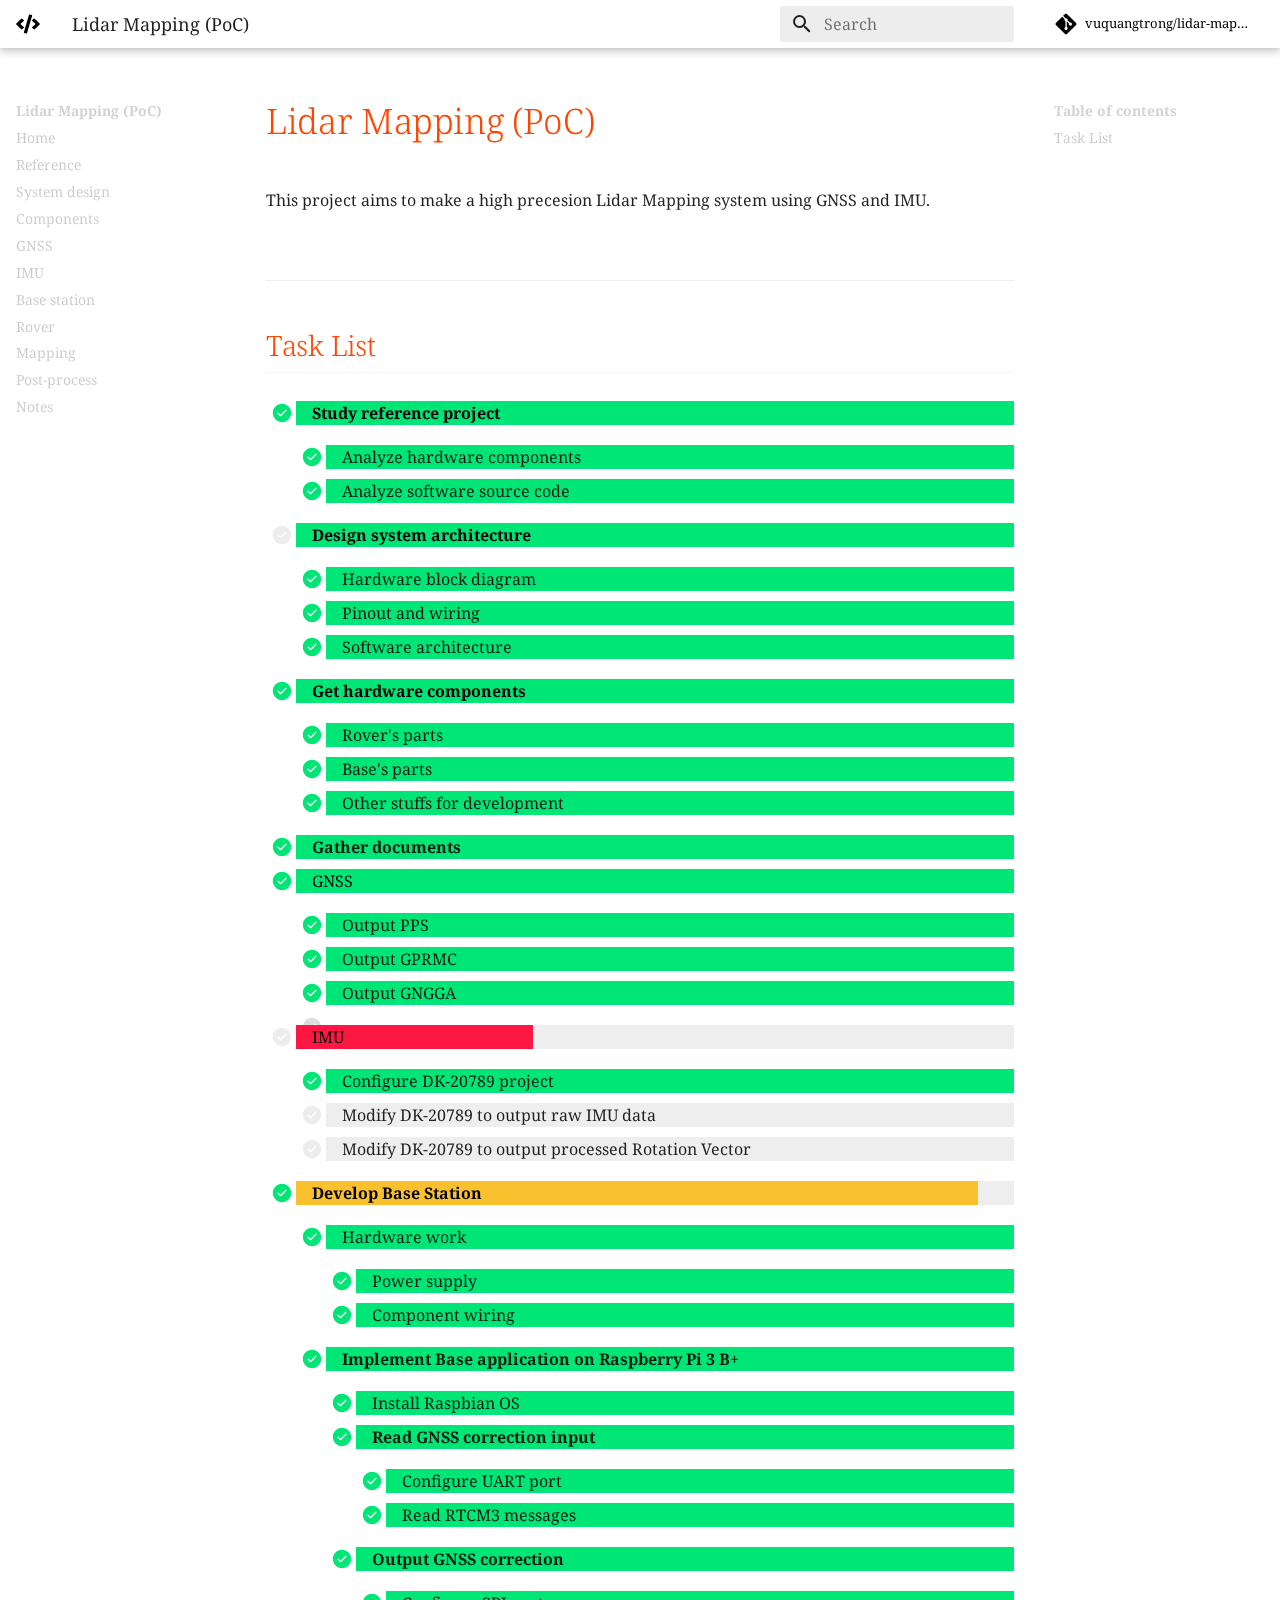
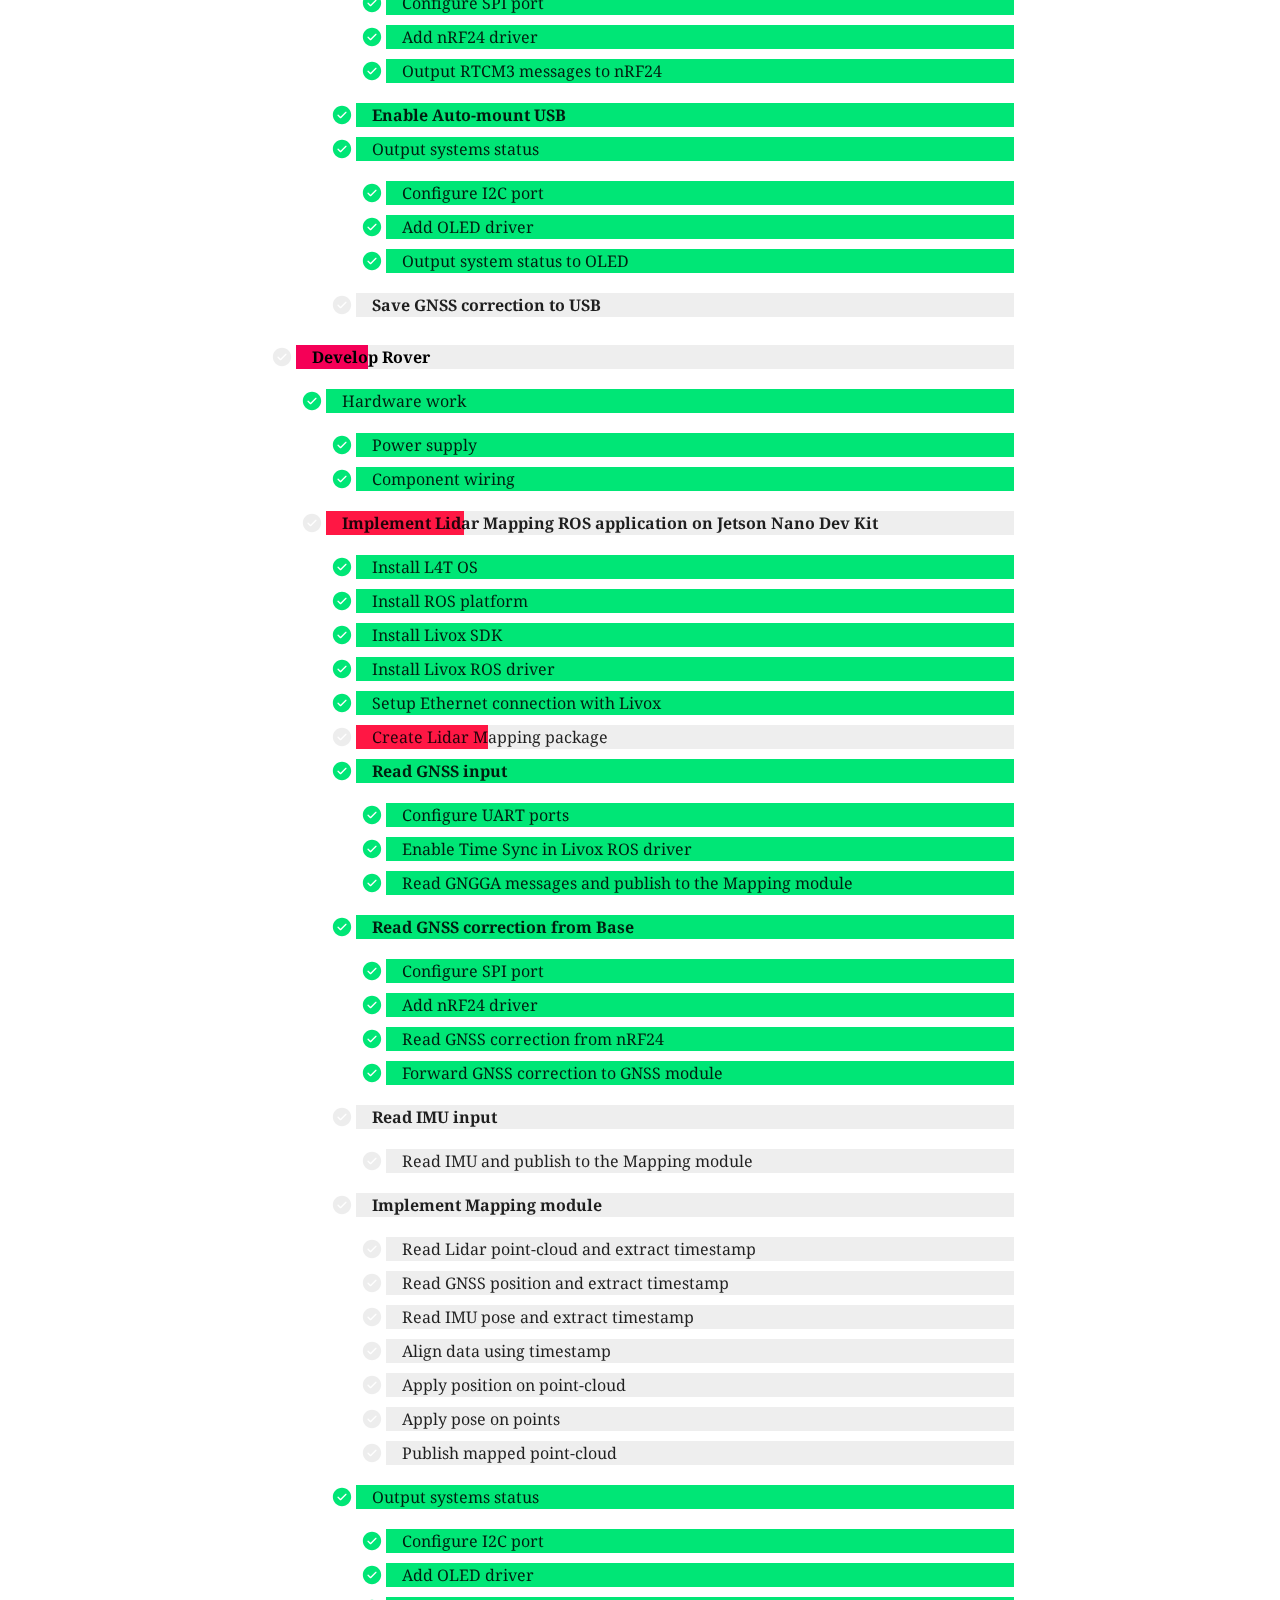
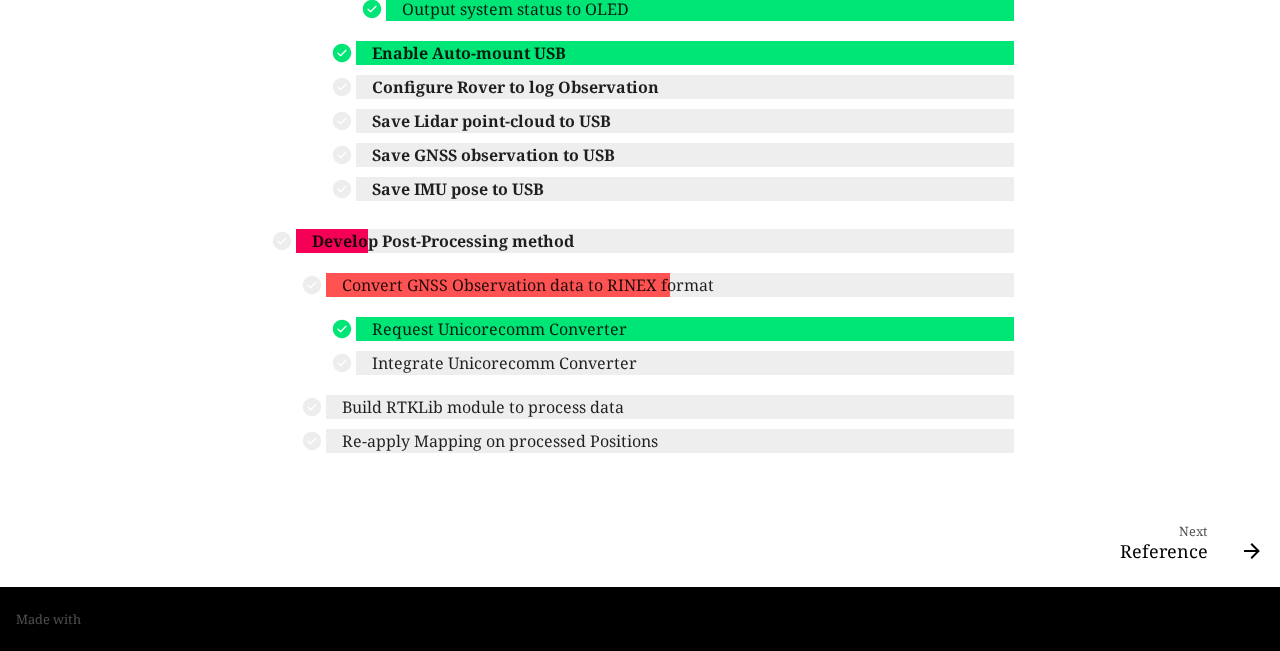
<file: docs/index.html>
<!doctype html>
<html lang="en" class="no-js">
  <head>
    
      <meta charset="utf-8">
      <meta name="viewport" content="width=device-width,initial-scale=1">
      
        <meta name="description" content="This project aims to make a high precesion Lidar Mapping system using GNSS and IMU.">
      
      
      
        <meta name="author" content="vqtrong">
      
      
        <link rel="canonical" href="https://www.codeinsideout.com/lidar-mapping-poc/">
      
      <link rel="icon" href="favicon.png">
      <meta name="generator" content="mkdocs-1.2.3, mkdocs-material-7.3.4">
    
    
      
        <title>Home - Lidar Mapping (PoC)</title>
      
    
    
      <link rel="stylesheet" href="assets/stylesheets/main.db9e7362.min.css">
      
        
        <link rel="stylesheet" href="assets/stylesheets/palette.3f5d1f46.min.css">
        
          
          
          <meta name="theme-color" content="#ffffff">
        
      
    
    
    
      
        
        <link rel="preconnect" href="https://fonts.gstatic.com" crossorigin>
        <link rel="stylesheet" href="https://fonts.googleapis.com/css?family=Noto+Serif:300,400,400i,700%7CRoboto+Mono&display=fallback">
        <style>:root{--md-text-font-family:"Noto Serif";--md-code-font-family:"Roboto Mono"}</style>
      
    
    
    
      <link rel="stylesheet" href="assets/view-bigimg.css">
    
      <link rel="stylesheet" href="assets/extra.css">
    
    
      


    
    
  </head>
  
  
    
    
    
    
    
    <body dir="ltr" data-md-color-scheme="" data-md-color-primary="white" data-md-color-accent="deep-orange">
  
    
    <script>function __prefix(e){return new URL(".",location).pathname+"."+e}function __get(e,t=localStorage){return JSON.parse(t.getItem(__prefix(e)))}</script>
    
    <input class="md-toggle" data-md-toggle="drawer" type="checkbox" id="__drawer" autocomplete="off">
    <input class="md-toggle" data-md-toggle="search" type="checkbox" id="__search" autocomplete="off">
    <label class="md-overlay" for="__drawer"></label>
    <div data-md-component="skip">
      
        
        <a href="#task-list" class="md-skip">
          Skip to content
        </a>
      
    </div>
    <div data-md-component="announce">
      
    </div>
    
      

<header class="md-header" data-md-component="header">
  <nav class="md-header__inner md-grid" aria-label="Header">
    <a href="." title="Lidar Mapping (PoC)" class="md-header__button md-logo" aria-label="Lidar Mapping (PoC)" data-md-component="logo">
      
  
  <svg xmlns="http://www.w3.org/2000/svg" viewBox="0 0 640 512"><path d="m278.9 511.5-61-17.7c-6.4-1.8-10-8.5-8.2-14.9L346.2 8.7c1.8-6.4 8.5-10 14.9-8.2l61 17.7c6.4 1.8 10 8.5 8.2 14.9L293.8 503.3c-1.9 6.4-8.5 10.1-14.9 8.2zm-114-112.2 43.5-46.4c4.6-4.9 4.3-12.7-.8-17.2L117 256l90.6-79.7c5.1-4.5 5.5-12.3.8-17.2l-43.5-46.4c-4.5-4.8-12.1-5.1-17-.5L3.8 247.2c-5.1 4.7-5.1 12.8 0 17.5l144.1 135.1c4.9 4.6 12.5 4.4 17-.5zm327.2.6 144.1-135.1c5.1-4.7 5.1-12.8 0-17.5L492.1 112.1c-4.8-4.5-12.4-4.3-17 .5L431.6 159c-4.6 4.9-4.3 12.7.8 17.2L523 256l-90.6 79.7c-5.1 4.5-5.5 12.3-.8 17.2l43.5 46.4c4.5 4.9 12.1 5.1 17 .6z"/></svg>

    </a>
    <label class="md-header__button md-icon" for="__drawer">
      <svg xmlns="http://www.w3.org/2000/svg" viewBox="0 0 24 24"><path d="M3 6h18v2H3V6m0 5h18v2H3v-2m0 5h18v2H3v-2z"/></svg>
    </label>
    <div class="md-header__title" data-md-component="header-title">
      <div class="md-header__ellipsis">
        <div class="md-header__topic">
          <span class="md-ellipsis">
            Lidar Mapping (PoC)
          </span>
        </div>
        <div class="md-header__topic" data-md-component="header-topic">
          <span class="md-ellipsis">
            
              Home
            
          </span>
        </div>
      </div>
    </div>
    
    
    
      <label class="md-header__button md-icon" for="__search">
        <svg xmlns="http://www.w3.org/2000/svg" viewBox="0 0 24 24"><path d="M9.5 3A6.5 6.5 0 0 1 16 9.5c0 1.61-.59 3.09-1.56 4.23l.27.27h.79l5 5-1.5 1.5-5-5v-.79l-.27-.27A6.516 6.516 0 0 1 9.5 16 6.5 6.5 0 0 1 3 9.5 6.5 6.5 0 0 1 9.5 3m0 2C7 5 5 7 5 9.5S7 14 9.5 14 14 12 14 9.5 12 5 9.5 5z"/></svg>
      </label>
      
<div class="md-search" data-md-component="search" role="dialog">
  <label class="md-search__overlay" for="__search"></label>
  <div class="md-search__inner" role="search">
    <form class="md-search__form" name="search">
      <input type="text" class="md-search__input" name="query" aria-label="Search" placeholder="Search" autocapitalize="off" autocorrect="off" autocomplete="off" spellcheck="false" data-md-component="search-query" required>
      <label class="md-search__icon md-icon" for="__search">
        <svg xmlns="http://www.w3.org/2000/svg" viewBox="0 0 24 24"><path d="M9.5 3A6.5 6.5 0 0 1 16 9.5c0 1.61-.59 3.09-1.56 4.23l.27.27h.79l5 5-1.5 1.5-5-5v-.79l-.27-.27A6.516 6.516 0 0 1 9.5 16 6.5 6.5 0 0 1 3 9.5 6.5 6.5 0 0 1 9.5 3m0 2C7 5 5 7 5 9.5S7 14 9.5 14 14 12 14 9.5 12 5 9.5 5z"/></svg>
        <svg xmlns="http://www.w3.org/2000/svg" viewBox="0 0 24 24"><path d="M20 11v2H8l5.5 5.5-1.42 1.42L4.16 12l7.92-7.92L13.5 5.5 8 11h12z"/></svg>
      </label>
      <nav class="md-search__options" aria-label="Search">
        
          <a href="javascript:void(0)" class="md-search__icon md-icon" aria-label="Share" data-clipboard data-clipboard-text="" data-md-component="search-share" tabindex="-1">
            <svg xmlns="http://www.w3.org/2000/svg" viewBox="0 0 24 24"><path d="M18 16.08c-.76 0-1.44.3-1.96.77L8.91 12.7c.05-.23.09-.46.09-.7 0-.24-.04-.47-.09-.7l7.05-4.11c.54.5 1.25.81 2.04.81a3 3 0 0 0 3-3 3 3 0 0 0-3-3 3 3 0 0 0-3 3c0 .24.04.47.09.7L8.04 9.81C7.5 9.31 6.79 9 6 9a3 3 0 0 0-3 3 3 3 0 0 0 3 3c.79 0 1.5-.31 2.04-.81l7.12 4.15c-.05.21-.08.43-.08.66 0 1.61 1.31 2.91 2.92 2.91 1.61 0 2.92-1.3 2.92-2.91A2.92 2.92 0 0 0 18 16.08z"/></svg>
          </a>
        
        <button type="reset" class="md-search__icon md-icon" aria-label="Clear" tabindex="-1">
          <svg xmlns="http://www.w3.org/2000/svg" viewBox="0 0 24 24"><path d="M19 6.41 17.59 5 12 10.59 6.41 5 5 6.41 10.59 12 5 17.59 6.41 19 12 13.41 17.59 19 19 17.59 13.41 12 19 6.41z"/></svg>
        </button>
      </nav>
      
        <div class="md-search__suggest" data-md-component="search-suggest"></div>
      
    </form>
    <div class="md-search__output">
      <div class="md-search__scrollwrap" data-md-scrollfix>
        <div class="md-search-result" data-md-component="search-result">
          <div class="md-search-result__meta">
            Initializing search
          </div>
          <ol class="md-search-result__list"></ol>
        </div>
      </div>
    </div>
  </div>
</div>
    
    
      <div class="md-header__source">
        
<a href="https://github.com/vuquangtrong/lidar-mapping-poc/" title="Go to repository" class="md-source" data-md-component="source">
  <div class="md-source__icon md-icon">
    
    <svg xmlns="http://www.w3.org/2000/svg" viewBox="0 0 448 512"><path d="M439.55 236.05 244 40.45a28.87 28.87 0 0 0-40.81 0l-40.66 40.63 51.52 51.52c27.06-9.14 52.68 16.77 43.39 43.68l49.66 49.66c34.23-11.8 61.18 31 35.47 56.69-26.49 26.49-70.21-2.87-56-37.34L240.22 199v121.85c25.3 12.54 22.26 41.85 9.08 55a34.34 34.34 0 0 1-48.55 0c-17.57-17.6-11.07-46.91 11.25-56v-123c-20.8-8.51-24.6-30.74-18.64-45L142.57 101 8.45 235.14a28.86 28.86 0 0 0 0 40.81l195.61 195.6a28.86 28.86 0 0 0 40.8 0l194.69-194.69a28.86 28.86 0 0 0 0-40.81z"/></svg>
  </div>
  <div class="md-source__repository">
    vuquangtrong/lidar-mapping-poc
  </div>
</a>
      </div>
    
  </nav>
  
</header>
    
    <div class="md-container" data-md-component="container">
      
      
        
          
        
      
      <main class="md-main" data-md-component="main">
        <div class="md-main__inner md-grid">
          
            
              
              <div class="md-sidebar md-sidebar--primary" data-md-component="sidebar" data-md-type="navigation" >
                <div class="md-sidebar__scrollwrap">
                  <div class="md-sidebar__inner">
                    


<nav class="md-nav md-nav--primary" aria-label="Navigation" data-md-level="0">
  <label class="md-nav__title" for="__drawer">
    <a href="." title="Lidar Mapping (PoC)" class="md-nav__button md-logo" aria-label="Lidar Mapping (PoC)" data-md-component="logo">
      
  
  <svg xmlns="http://www.w3.org/2000/svg" viewBox="0 0 640 512"><path d="m278.9 511.5-61-17.7c-6.4-1.8-10-8.5-8.2-14.9L346.2 8.7c1.8-6.4 8.5-10 14.9-8.2l61 17.7c6.4 1.8 10 8.5 8.2 14.9L293.8 503.3c-1.9 6.4-8.5 10.1-14.9 8.2zm-114-112.2 43.5-46.4c4.6-4.9 4.3-12.7-.8-17.2L117 256l90.6-79.7c5.1-4.5 5.5-12.3.8-17.2l-43.5-46.4c-4.5-4.8-12.1-5.1-17-.5L3.8 247.2c-5.1 4.7-5.1 12.8 0 17.5l144.1 135.1c4.9 4.6 12.5 4.4 17-.5zm327.2.6 144.1-135.1c5.1-4.7 5.1-12.8 0-17.5L492.1 112.1c-4.8-4.5-12.4-4.3-17 .5L431.6 159c-4.6 4.9-4.3 12.7.8 17.2L523 256l-90.6 79.7c-5.1 4.5-5.5 12.3-.8 17.2l43.5 46.4c4.5 4.9 12.1 5.1 17 .6z"/></svg>

    </a>
    Lidar Mapping (PoC)
  </label>
  
    <div class="md-nav__source">
      
<a href="https://github.com/vuquangtrong/lidar-mapping-poc/" title="Go to repository" class="md-source" data-md-component="source">
  <div class="md-source__icon md-icon">
    
    <svg xmlns="http://www.w3.org/2000/svg" viewBox="0 0 448 512"><path d="M439.55 236.05 244 40.45a28.87 28.87 0 0 0-40.81 0l-40.66 40.63 51.52 51.52c27.06-9.14 52.68 16.77 43.39 43.68l49.66 49.66c34.23-11.8 61.18 31 35.47 56.69-26.49 26.49-70.21-2.87-56-37.34L240.22 199v121.85c25.3 12.54 22.26 41.85 9.08 55a34.34 34.34 0 0 1-48.55 0c-17.57-17.6-11.07-46.91 11.25-56v-123c-20.8-8.51-24.6-30.74-18.64-45L142.57 101 8.45 235.14a28.86 28.86 0 0 0 0 40.81l195.61 195.6a28.86 28.86 0 0 0 40.8 0l194.69-194.69a28.86 28.86 0 0 0 0-40.81z"/></svg>
  </div>
  <div class="md-source__repository">
    vuquangtrong/lidar-mapping-poc
  </div>
</a>
    </div>
  
  <ul class="md-nav__list" data-md-scrollfix>
    
      
      
      

  
  
    
  
  
    <li class="md-nav__item md-nav__item--active">
      
      <input class="md-nav__toggle md-toggle" data-md-toggle="toc" type="checkbox" id="__toc">
      
      
      
        <label class="md-nav__link md-nav__link--active" for="__toc">
          Home
          <span class="md-nav__icon md-icon"></span>
        </label>
      
      <a href="." class="md-nav__link md-nav__link--active">
        Home
      </a>
      
        
<nav class="md-nav md-nav--secondary" aria-label="Table of contents">
  
  
  
  
    <label class="md-nav__title" for="__toc">
      <span class="md-nav__icon md-icon"></span>
      Table of contents
    </label>
    <ul class="md-nav__list" data-md-component="toc" data-md-scrollfix>
      
        <li class="md-nav__item">
  <a href="#task-list" class="md-nav__link">
    Task List
  </a>
  
</li>
      
    </ul>
  
</nav>
      
    </li>
  

    
      
      
      

  
  
  
    <li class="md-nav__item">
      <a href="reference/" class="md-nav__link">
        Reference
      </a>
    </li>
  

    
      
      
      

  
  
  
    <li class="md-nav__item">
      <a href="design/" class="md-nav__link">
        System design
      </a>
    </li>
  

    
      
      
      

  
  
  
    <li class="md-nav__item">
      <a href="components/" class="md-nav__link">
        Components
      </a>
    </li>
  

    
      
      
      

  
  
  
    <li class="md-nav__item">
      <a href="gnss/" class="md-nav__link">
        GNSS
      </a>
    </li>
  

    
      
      
      

  
  
  
    <li class="md-nav__item">
      <a href="imu/" class="md-nav__link">
        IMU
      </a>
    </li>
  

    
      
      
      

  
  
  
    <li class="md-nav__item">
      <a href="base/" class="md-nav__link">
        Base station
      </a>
    </li>
  

    
      
      
      

  
  
  
    <li class="md-nav__item">
      <a href="rover/" class="md-nav__link">
        Rover
      </a>
    </li>
  

    
      
      
      

  
  
  
    <li class="md-nav__item">
      <a href="mapping/" class="md-nav__link">
        Mapping
      </a>
    </li>
  

    
      
      
      

  
  
  
    <li class="md-nav__item">
      <a href="post-process/" class="md-nav__link">
        Post-process
      </a>
    </li>
  

    
      
      
      

  
  
  
    <li class="md-nav__item">
      <a href="notes/" class="md-nav__link">
        Notes
      </a>
    </li>
  

    
  </ul>
</nav>
                  </div>
                </div>
              </div>
            
            
              
              <div class="md-sidebar md-sidebar--secondary" data-md-component="sidebar" data-md-type="toc" >
                <div class="md-sidebar__scrollwrap">
                  <div class="md-sidebar__inner">
                    
<nav class="md-nav md-nav--secondary" aria-label="Table of contents">
  
  
  
  
    <label class="md-nav__title" for="__toc">
      <span class="md-nav__icon md-icon"></span>
      Table of contents
    </label>
    <ul class="md-nav__list" data-md-component="toc" data-md-scrollfix>
      
        <li class="md-nav__item">
  <a href="#task-list" class="md-nav__link">
    Task List
  </a>
  
</li>
      
    </ul>
  
</nav>
                  </div>
                </div>
              </div>
            
          
          <div class="md-content" data-md-component="content">
            <article class="md-content__inner md-typeset">
              
    
        <h1 class="page-title">Lidar Mapping (PoC)</h1>
        <p class="page-description">This project aims to make a high precesion Lidar Mapping system using GNSS and IMU.</p>
        <br>
        <hr>
        <style>
    a {
        color: black !important;
    }
</style>

<h2 id="task-list">Task List<a class="headerlink" href="#task-list" title="Permanent link">⚓︎</a></h2>
<ul class="task-list">
<li class="task-list-item"><label class="task-list-control"><input type="checkbox" disabled checked/><span class="task-list-indicator"></span></label> <a href="reference/"><div class="progress progress-100plus bold"><div class="progress-bar" style="width:100.00%"><p class="progress-label">Study reference project</p></div></div></a><ul class="task-list">
<li class="task-list-item"><label class="task-list-control"><input type="checkbox" disabled checked/><span class="task-list-indicator"></span></label> <div class="progress progress-100plus">
<div class="progress-bar" style="width:100.00%">
<p class="progress-label">Analyze hardware components</p>
</div>
</div>
</li>
<li class="task-list-item"><label class="task-list-control"><input type="checkbox" disabled checked/><span class="task-list-indicator"></span></label> <div class="progress progress-100plus">
<div class="progress-bar" style="width:100.00%">
<p class="progress-label">Analyze software source code</p>
</div>
</div>
</li>
</ul>
</li>
<li class="task-list-item"><label class="task-list-control"><input type="checkbox" disabled/><span class="task-list-indicator"></span></label> <a href="design/"><div class="progress progress-100plus bold"><div class="progress-bar" style="width:100.00%"><p class="progress-label">Design system architecture</p></div></div></a><ul class="task-list">
<li class="task-list-item"><label class="task-list-control"><input type="checkbox" disabled checked/><span class="task-list-indicator"></span></label> <div class="progress progress-100plus">
<div class="progress-bar" style="width:100.00%">
<p class="progress-label">Hardware block diagram</p>
</div>
</div>
</li>
<li class="task-list-item"><label class="task-list-control"><input type="checkbox" disabled checked/><span class="task-list-indicator"></span></label> <div class="progress progress-100plus">
<div class="progress-bar" style="width:100.00%">
<p class="progress-label">Pinout and wiring</p>
</div>
</div>
</li>
<li class="task-list-item"><label class="task-list-control"><input type="checkbox" disabled checked/><span class="task-list-indicator"></span></label> <div class="progress progress-100plus">
<div class="progress-bar" style="width:100.00%">
<p class="progress-label">Software architecture</p>
</div>
</div>
</li>
</ul>
</li>
<li class="task-list-item"><label class="task-list-control"><input type="checkbox" disabled checked/><span class="task-list-indicator"></span></label> <a href="components/"><div class="progress progress-100plus bold"><div class="progress-bar" style="width:100.00%"><p class="progress-label">Get hardware components</p></div></div></a><ul class="task-list">
<li class="task-list-item"><label class="task-list-control"><input type="checkbox" disabled checked/><span class="task-list-indicator"></span></label> <div class="progress progress-100plus">
<div class="progress-bar" style="width:100.00%">
<p class="progress-label">Rover's parts</p>
</div>
</div>
</li>
<li class="task-list-item"><label class="task-list-control"><input type="checkbox" disabled checked/><span class="task-list-indicator"></span></label> <div class="progress progress-100plus">
<div class="progress-bar" style="width:100.00%">
<p class="progress-label">Base's parts</p>
</div>
</div>
</li>
<li class="task-list-item"><label class="task-list-control"><input type="checkbox" disabled checked/><span class="task-list-indicator"></span></label> <div class="progress progress-100plus">
<div class="progress-bar" style="width:100.00%">
<p class="progress-label">Other stuffs for development</p>
</div>
</div>
</li>
</ul>
</li>
<li class="task-list-item"><label class="task-list-control"><input type="checkbox" disabled checked/><span class="task-list-indicator"></span></label> <div class="progress progress-100plus bold">
<div class="progress-bar" style="width:100.00%">
<p class="progress-label">Gather documents</p>
</div>
</div>
</li>
<li class="task-list-item"><label class="task-list-control"><input type="checkbox" disabled checked/><span class="task-list-indicator"></span></label> <a href="gnss/"><div class="progress progress-100plus"><div class="progress-bar" style="width:100.00%"><p class="progress-label">GNSS</p></div></div></a><ul class="task-list">
<li class="task-list-item"><label class="task-list-control"><input type="checkbox" disabled checked/><span class="task-list-indicator"></span></label> <div class="progress progress-100plus">
<div class="progress-bar" style="width:100.00%">
<p class="progress-label">Output PPS</p>
</div>
</div>
</li>
<li class="task-list-item"><label class="task-list-control"><input type="checkbox" disabled checked/><span class="task-list-indicator"></span></label> <div class="progress progress-100plus">
<div class="progress-bar" style="width:100.00%">
<p class="progress-label">Output GPRMC</p>
</div>
</div>
</li>
<li class="task-list-item"><label class="task-list-control"><input type="checkbox" disabled checked/><span class="task-list-indicator"></span></label> <div class="progress progress-100plus">
<div class="progress-bar" style="width:100.00%">
<p class="progress-label">Output GNGGA</p>
</div>
</div>
</li>
<li class="task-list-item"><label class="task-list-control"><input type="checkbox" disabled/><span class="task-list-indicator"></span></label> <div class="progress progress-0plus" style="display:none">
<div class="progress-bar" style="width:0.00%">
<p class="progress-label">Output OBSVMA</p>
</div>
</div>
</li>
<li class="task-list-item"><label class="task-list-control"><input type="checkbox" disabled/><span class="task-list-indicator"></span></label> <div class="progress progress-0plus" style="display:none">
<div class="progress-bar" style="width:0.00%">
<p class="progress-label">Testing with 20 Hz GNGGA and 1 Hz OBSVMA</p>
</div>
</div>
</li>
</ul>
</li>
<li class="task-list-item"><label class="task-list-control"><input type="checkbox" disabled/><span class="task-list-indicator"></span></label> <a href="imu/"><div class="progress progress-20plus"><div class="progress-bar" style="width:33.00%"><p class="progress-label">IMU</p></div></div></a><ul class="task-list">
<li class="task-list-item"><label class="task-list-control"><input type="checkbox" disabled checked/><span class="task-list-indicator"></span></label> <div class="progress progress-100plus">
<div class="progress-bar" style="width:100.00%">
<p class="progress-label">Configure DK-20789 project</p>
</div>
</div>
</li>
<li class="task-list-item"><label class="task-list-control"><input type="checkbox" disabled/><span class="task-list-indicator"></span></label> <div class="progress progress-0plus">
<div class="progress-bar" style="width:0.00%">
<p class="progress-label">Modify DK-20789 to output raw IMU data</p>
</div>
</div>
</li>
<li class="task-list-item"><label class="task-list-control"><input type="checkbox" disabled/><span class="task-list-indicator"></span></label> <div class="progress progress-0plus">
<div class="progress-bar" style="width:0.00%">
<p class="progress-label">Modify DK-20789 to output processed Rotation Vector</p>
</div>
</div>
</li>
</ul>
</li>
<li class="task-list-item"><label class="task-list-control"><input type="checkbox" disabled checked/><span class="task-list-indicator"></span></label> <a href="base/"><div class="progress progress-80plus bold"><div class="progress-bar" style="width:95.00%"><p class="progress-label">Develop Base Station</p></div></div></a><ul class="task-list">
<li class="task-list-item"><label class="task-list-control"><input type="checkbox" disabled checked/><span class="task-list-indicator"></span></label> <div class="progress progress-100plus">
<div class="progress-bar" style="width:100.00%">
<p class="progress-label">Hardware work</p>
</div>
</div>
<ul class="task-list">
<li class="task-list-item"><label class="task-list-control"><input type="checkbox" disabled checked/><span class="task-list-indicator"></span></label> <div class="progress progress-100plus">
<div class="progress-bar" style="width:100.00%">
<p class="progress-label">Power supply</p>
</div>
</div>
</li>
<li class="task-list-item"><label class="task-list-control"><input type="checkbox" disabled checked/><span class="task-list-indicator"></span></label> <div class="progress progress-100plus">
<div class="progress-bar" style="width:100.00%">
<p class="progress-label">Component wiring</p>
</div>
</div>
</li>
</ul>
</li>
<li class="task-list-item"><label class="task-list-control"><input type="checkbox" disabled checked/><span class="task-list-indicator"></span></label> <div class="progress progress-100plus bold">
<div class="progress-bar" style="width:100.00%">
<p class="progress-label">Implement Base application on Raspberry Pi 3 B+</p>
</div>
</div>
<ul class="task-list">
<li class="task-list-item"><label class="task-list-control"><input type="checkbox" disabled checked/><span class="task-list-indicator"></span></label> <div class="progress progress-100plus">
<div class="progress-bar" style="width:100.00%">
<p class="progress-label">Install Raspbian OS</p>
</div>
</div>
</li>
<li class="task-list-item"><label class="task-list-control"><input type="checkbox" disabled checked/><span class="task-list-indicator"></span></label> <div class="progress progress-100plus bold">
<div class="progress-bar" style="width:100.00%">
<p class="progress-label">Read GNSS correction input</p>
</div>
</div>
<ul class="task-list">
<li class="task-list-item"><label class="task-list-control"><input type="checkbox" disabled checked/><span class="task-list-indicator"></span></label> <div class="progress progress-100plus">
<div class="progress-bar" style="width:100.00%">
<p class="progress-label">Configure UART port</p>
</div>
</div>
</li>
<li class="task-list-item"><label class="task-list-control"><input type="checkbox" disabled checked/><span class="task-list-indicator"></span></label> <div class="progress progress-100plus">
<div class="progress-bar" style="width:100.00%">
<p class="progress-label">Read RTCM3 messages</p>
</div>
</div>
</li>
</ul>
</li>
<li class="task-list-item"><label class="task-list-control"><input type="checkbox" disabled checked/><span class="task-list-indicator"></span></label> <div class="progress progress-100plus bold">
<div class="progress-bar" style="width:100.00%">
<p class="progress-label">Output GNSS correction</p>
</div>
</div>
<ul class="task-list">
<li class="task-list-item"><label class="task-list-control"><input type="checkbox" disabled checked/><span class="task-list-indicator"></span></label> <div class="progress progress-100plus">
<div class="progress-bar" style="width:100.00%">
<p class="progress-label">Configure SPI port</p>
</div>
</div>
</li>
<li class="task-list-item"><label class="task-list-control"><input type="checkbox" disabled checked/><span class="task-list-indicator"></span></label> <div class="progress progress-100plus">
<div class="progress-bar" style="width:100.00%">
<p class="progress-label">Add nRF24 driver</p>
</div>
</div>
</li>
<li class="task-list-item"><label class="task-list-control"><input type="checkbox" disabled checked/><span class="task-list-indicator"></span></label> <div class="progress progress-100plus">
<div class="progress-bar" style="width:100.00%">
<p class="progress-label">Output RTCM3 messages to nRF24</p>
</div>
</div>
</li>
</ul>
</li>
<li class="task-list-item"><label class="task-list-control"><input type="checkbox" disabled checked/><span class="task-list-indicator"></span></label> <div class="progress progress-100plus bold">
<div class="progress-bar" style="width:100.00%">
<p class="progress-label">Enable Auto-mount USB</p>
</div>
</div>
</li>
<li class="task-list-item"><label class="task-list-control"><input type="checkbox" disabled checked/><span class="task-list-indicator"></span></label> <div class="progress progress-100plus">
<div class="progress-bar" style="width:100.00%">
<p class="progress-label">Output systems status</p>
</div>
</div>
<ul class="task-list">
<li class="task-list-item"><label class="task-list-control"><input type="checkbox" disabled checked/><span class="task-list-indicator"></span></label> <div class="progress progress-100plus">
<div class="progress-bar" style="width:100.00%">
<p class="progress-label">Configure I2C port</p>
</div>
</div>
</li>
<li class="task-list-item"><label class="task-list-control"><input type="checkbox" disabled checked/><span class="task-list-indicator"></span></label> <div class="progress progress-100plus">
<div class="progress-bar" style="width:100.00%">
<p class="progress-label">Add OLED driver</p>
</div>
</div>
</li>
<li class="task-list-item"><label class="task-list-control"><input type="checkbox" disabled checked/><span class="task-list-indicator"></span></label> <div class="progress progress-100plus">
<div class="progress-bar" style="width:100.00%">
<p class="progress-label">Output system status to OLED</p>
</div>
</div>
</li>
</ul>
</li>
<li class="task-list-item"><label class="task-list-control"><input type="checkbox" disabled/><span class="task-list-indicator"></span></label> <div class="progress progress-0plus bold">
<div class="progress-bar" style="width:0.00%">
<p class="progress-label">Save GNSS correction to USB</p>
</div>
</div>
</li>
</ul>
</li>
</ul>
</li>
<li class="task-list-item"><label class="task-list-control"><input type="checkbox" disabled/><span class="task-list-indicator"></span></label> <a href="rover/"><div class="progress progress-0plus bold"><div class="progress-bar" style="width:10.00%"><p class="progress-label">Develop Rover</p></div></div></a><ul class="task-list">
<li class="task-list-item"><label class="task-list-control"><input type="checkbox" disabled checked/><span class="task-list-indicator"></span></label> <div class="progress progress-100plus">
<div class="progress-bar" style="width:100.00%">
<p class="progress-label">Hardware work</p>
</div>
</div>
<ul class="task-list">
<li class="task-list-item"><label class="task-list-control"><input type="checkbox" disabled checked/><span class="task-list-indicator"></span></label> <div class="progress progress-100plus">
<div class="progress-bar" style="width:100.00%">
<p class="progress-label">Power supply</p>
</div>
</div>
</li>
<li class="task-list-item"><label class="task-list-control"><input type="checkbox" disabled checked/><span class="task-list-indicator"></span></label> <div class="progress progress-100plus">
<div class="progress-bar" style="width:100.00%">
<p class="progress-label">Component wiring</p>
</div>
</div>
</li>
</ul>
</li>
<li class="task-list-item"><label class="task-list-control"><input type="checkbox" disabled/><span class="task-list-indicator"></span></label> <div class="progress progress-20plus bold">
<div class="progress-bar" style="width:20.00%">
<p class="progress-label">Implement Lidar Mapping ROS application on Jetson Nano Dev Kit</p>
</div>
</div>
<ul class="task-list">
<li class="task-list-item"><label class="task-list-control"><input type="checkbox" disabled checked/><span class="task-list-indicator"></span></label> <div class="progress progress-100plus">
<div class="progress-bar" style="width:100.00%">
<p class="progress-label">Install L4T OS</p>
</div>
</div>
</li>
<li class="task-list-item"><label class="task-list-control"><input type="checkbox" disabled checked/><span class="task-list-indicator"></span></label> <div class="progress progress-100plus">
<div class="progress-bar" style="width:100.00%">
<p class="progress-label">Install ROS platform</p>
</div>
</div>
</li>
<li class="task-list-item"><label class="task-list-control"><input type="checkbox" disabled checked/><span class="task-list-indicator"></span></label> <div class="progress progress-100plus">
<div class="progress-bar" style="width:100.00%">
<p class="progress-label">Install Livox SDK</p>
</div>
</div>
</li>
<li class="task-list-item"><label class="task-list-control"><input type="checkbox" disabled checked/><span class="task-list-indicator"></span></label> <div class="progress progress-100plus">
<div class="progress-bar" style="width:100.00%">
<p class="progress-label">Install Livox ROS driver</p>
</div>
</div>
</li>
<li class="task-list-item"><label class="task-list-control"><input type="checkbox" disabled checked/><span class="task-list-indicator"></span></label> <div class="progress progress-100plus">
<div class="progress-bar" style="width:100.00%">
<p class="progress-label">Setup Ethernet connection with Livox</p>
</div>
</div>
</li>
<li class="task-list-item"><label class="task-list-control"><input type="checkbox" disabled/><span class="task-list-indicator"></span></label> <div class="progress progress-20plus">
<div class="progress-bar" style="width:20.00%">
<p class="progress-label">Create Lidar Mapping package</p>
</div>
</div>
</li>
<li class="task-list-item"><label class="task-list-control"><input type="checkbox" disabled checked/><span class="task-list-indicator"></span></label> <div class="progress progress-100plus bold">
<div class="progress-bar" style="width:100.00%">
<p class="progress-label">Read GNSS input</p>
</div>
</div>
<ul class="task-list">
<li class="task-list-item"><label class="task-list-control"><input type="checkbox" disabled checked/><span class="task-list-indicator"></span></label> <div class="progress progress-100plus">
<div class="progress-bar" style="width:100.00%">
<p class="progress-label">Configure UART ports</p>
</div>
</div>
</li>
<li class="task-list-item"><label class="task-list-control"><input type="checkbox" disabled checked/><span class="task-list-indicator"></span></label> <div class="progress progress-100plus">
<div class="progress-bar" style="width:100.00%">
<p class="progress-label">Enable Time Sync in Livox ROS driver</p>
</div>
</div>
</li>
<li class="task-list-item"><label class="task-list-control"><input type="checkbox" disabled checked/><span class="task-list-indicator"></span></label> <div class="progress progress-100plus">
<div class="progress-bar" style="width:100.00%">
<p class="progress-label">Read GNGGA messages and publish to the Mapping module</p>
</div>
</div>
</li>
</ul>
</li>
<li class="task-list-item"><label class="task-list-control"><input type="checkbox" disabled checked/><span class="task-list-indicator"></span></label> <div class="progress progress-100plus bold">
<div class="progress-bar" style="width:100.00%">
<p class="progress-label">Read GNSS correction from Base</p>
</div>
</div>
<ul class="task-list">
<li class="task-list-item"><label class="task-list-control"><input type="checkbox" disabled checked/><span class="task-list-indicator"></span></label> <div class="progress progress-100plus">
<div class="progress-bar" style="width:100.00%">
<p class="progress-label">Configure SPI port</p>
</div>
</div>
</li>
<li class="task-list-item"><label class="task-list-control"><input type="checkbox" disabled checked/><span class="task-list-indicator"></span></label> <div class="progress progress-100plus">
<div class="progress-bar" style="width:100.00%">
<p class="progress-label">Add nRF24 driver</p>
</div>
</div>
</li>
<li class="task-list-item"><label class="task-list-control"><input type="checkbox" disabled checked/><span class="task-list-indicator"></span></label> <div class="progress progress-100plus">
<div class="progress-bar" style="width:100.00%">
<p class="progress-label">Read GNSS correction from nRF24</p>
</div>
</div>
</li>
<li class="task-list-item"><label class="task-list-control"><input type="checkbox" disabled checked/><span class="task-list-indicator"></span></label> <div class="progress progress-100plus">
<div class="progress-bar" style="width:100.00%">
<p class="progress-label">Forward GNSS correction to GNSS module</p>
</div>
</div>
</li>
</ul>
</li>
<li class="task-list-item"><label class="task-list-control"><input type="checkbox" disabled/><span class="task-list-indicator"></span></label> <div class="progress progress-0plus bold">
<div class="progress-bar" style="width:0.00%">
<p class="progress-label">Read IMU input</p>
</div>
</div>
<ul class="task-list">
<li class="task-list-item"><label class="task-list-control"><input type="checkbox" disabled/><span class="task-list-indicator"></span></label> <div class="progress progress-0plus">
<div class="progress-bar" style="width:0.00%">
<p class="progress-label">Read IMU and publish to the Mapping module</p>
</div>
</div>
</li>
</ul>
</li>
<li class="task-list-item"><label class="task-list-control"><input type="checkbox" disabled/><span class="task-list-indicator"></span></label> <div class="progress progress-0plus bold">
<div class="progress-bar" style="width:0.00%">
<p class="progress-label">Implement Mapping module</p>
</div>
</div>
<ul class="task-list">
<li class="task-list-item"><label class="task-list-control"><input type="checkbox" disabled/><span class="task-list-indicator"></span></label> <div class="progress progress-0plus">
<div class="progress-bar" style="width:0.00%">
<p class="progress-label">Read Lidar point-cloud and extract timestamp</p>
</div>
</div>
</li>
<li class="task-list-item"><label class="task-list-control"><input type="checkbox" disabled/><span class="task-list-indicator"></span></label> <div class="progress progress-0plus">
<div class="progress-bar" style="width:0.00%">
<p class="progress-label">Read GNSS position and extract timestamp</p>
</div>
</div>
</li>
<li class="task-list-item"><label class="task-list-control"><input type="checkbox" disabled/><span class="task-list-indicator"></span></label> <div class="progress progress-0plus">
<div class="progress-bar" style="width:0.00%">
<p class="progress-label">Read IMU pose and extract timestamp</p>
</div>
</div>
</li>
<li class="task-list-item"><label class="task-list-control"><input type="checkbox" disabled/><span class="task-list-indicator"></span></label> <div class="progress progress-0plus">
<div class="progress-bar" style="width:0.00%">
<p class="progress-label">Align data using timestamp</p>
</div>
</div>
</li>
<li class="task-list-item"><label class="task-list-control"><input type="checkbox" disabled/><span class="task-list-indicator"></span></label> <div class="progress progress-0plus">
<div class="progress-bar" style="width:0.00%">
<p class="progress-label">Apply position on point-cloud</p>
</div>
</div>
</li>
<li class="task-list-item"><label class="task-list-control"><input type="checkbox" disabled/><span class="task-list-indicator"></span></label> <div class="progress progress-0plus">
<div class="progress-bar" style="width:0.00%">
<p class="progress-label">Apply pose on points</p>
</div>
</div>
</li>
<li class="task-list-item"><label class="task-list-control"><input type="checkbox" disabled/><span class="task-list-indicator"></span></label> <div class="progress progress-0plus">
<div class="progress-bar" style="width:0.00%">
<p class="progress-label">Publish mapped point-cloud</p>
</div>
</div>
</li>
</ul>
</li>
<li class="task-list-item"><label class="task-list-control"><input type="checkbox" disabled checked/><span class="task-list-indicator"></span></label> <div class="progress progress-100plus">
<div class="progress-bar" style="width:100.00%">
<p class="progress-label">Output systems status</p>
</div>
</div>
<ul class="task-list">
<li class="task-list-item"><label class="task-list-control"><input type="checkbox" disabled checked/><span class="task-list-indicator"></span></label> <div class="progress progress-100plus">
<div class="progress-bar" style="width:100.00%">
<p class="progress-label">Configure I2C port</p>
</div>
</div>
</li>
<li class="task-list-item"><label class="task-list-control"><input type="checkbox" disabled checked/><span class="task-list-indicator"></span></label> <div class="progress progress-100plus">
<div class="progress-bar" style="width:100.00%">
<p class="progress-label">Add OLED driver</p>
</div>
</div>
</li>
<li class="task-list-item"><label class="task-list-control"><input type="checkbox" disabled checked/><span class="task-list-indicator"></span></label> <div class="progress progress-100plus">
<div class="progress-bar" style="width:100.00%">
<p class="progress-label">Output system status to OLED</p>
</div>
</div>
</li>
</ul>
</li>
<li class="task-list-item"><label class="task-list-control"><input type="checkbox" disabled checked/><span class="task-list-indicator"></span></label> <div class="progress progress-100plus bold">
<div class="progress-bar" style="width:100.00%">
<p class="progress-label">Enable Auto-mount USB</p>
</div>
</div>
</li>
<li class="task-list-item"><label class="task-list-control"><input type="checkbox" disabled/><span class="task-list-indicator"></span></label> <div class="progress progress-0plus bold">
<div class="progress-bar" style="width:0.00%">
<p class="progress-label">Configure Rover to log Observation</p>
</div>
</div>
</li>
<li class="task-list-item"><label class="task-list-control"><input type="checkbox" disabled/><span class="task-list-indicator"></span></label> <div class="progress progress-0plus bold">
<div class="progress-bar" style="width:0.00%">
<p class="progress-label">Save Lidar point-cloud to USB</p>
</div>
</div>
</li>
<li class="task-list-item"><label class="task-list-control"><input type="checkbox" disabled/><span class="task-list-indicator"></span></label> <div class="progress progress-0plus bold">
<div class="progress-bar" style="width:0.00%">
<p class="progress-label">Save GNSS observation to USB</p>
</div>
</div>
</li>
<li class="task-list-item"><label class="task-list-control"><input type="checkbox" disabled/><span class="task-list-indicator"></span></label> <div class="progress progress-0plus bold">
<div class="progress-bar" style="width:0.00%">
<p class="progress-label">Save IMU pose to USB</p>
</div>
</div>
</li>
</ul>
</li>
</ul>
</li>
<li class="task-list-item"><label class="task-list-control"><input type="checkbox" disabled/><span class="task-list-indicator"></span></label> <div class="progress progress-0plus bold">
<div class="progress-bar" style="width:10.00%">
<p class="progress-label">Develop Post-Processing method</p>
</div>
</div>
<ul class="task-list">
<li class="task-list-item"><label class="task-list-control"><input type="checkbox" disabled/><span class="task-list-indicator"></span></label> <div class="progress progress-40plus">
<div class="progress-bar" style="width:50.00%">
<p class="progress-label">Convert GNSS Observation data to RINEX format</p>
</div>
</div>
<ul class="task-list">
<li class="task-list-item"><label class="task-list-control"><input type="checkbox" disabled checked/><span class="task-list-indicator"></span></label> <div class="progress progress-100plus">
<div class="progress-bar" style="width:100.00%">
<p class="progress-label">Request Unicorecomm Converter</p>
</div>
</div>
</li>
<li class="task-list-item"><label class="task-list-control"><input type="checkbox" disabled/><span class="task-list-indicator"></span></label> <div class="progress progress-0plus">
<div class="progress-bar" style="width:0.00%">
<p class="progress-label">Integrate Unicorecomm Converter</p>
</div>
</div>
</li>
</ul>
</li>
<li class="task-list-item"><label class="task-list-control"><input type="checkbox" disabled/><span class="task-list-indicator"></span></label> <div class="progress progress-0plus">
<div class="progress-bar" style="width:0.00%">
<p class="progress-label">Build RTKLib module to process data</p>
</div>
</div>
</li>
<li class="task-list-item"><label class="task-list-control"><input type="checkbox" disabled/><span class="task-list-indicator"></span></label> <div class="progress progress-0plus">
<div class="progress-bar" style="width:0.00%">
<p class="progress-label">Re-apply Mapping on processed Positions</p>
</div>
</div>
</li>
</ul>
</li>
</ul>
    

              
                


              
            </article>
          </div>
        </div>
        
          <a href="#" class="md-top md-icon" data-md-component="top" data-md-state="hidden">
            <svg xmlns="http://www.w3.org/2000/svg" viewBox="0 0 24 24"><path d="M13 20h-2V8l-5.5 5.5-1.42-1.42L12 4.16l7.92 7.92-1.42 1.42L13 8v12z"/></svg>
            Back to top
          </a>
        
      </main>
      
        
<footer class="md-footer">
  
    <nav class="md-footer__inner md-grid" aria-label="Footer">
      
      
        
        <a href="reference/" class="md-footer__link md-footer__link--next" aria-label="Next: Reference" rel="next">
          <div class="md-footer__title">
            <div class="md-ellipsis">
              <span class="md-footer__direction">
                Next
              </span>
              Reference
            </div>
          </div>
          <div class="md-footer__button md-icon">
            <svg xmlns="http://www.w3.org/2000/svg" viewBox="0 0 24 24"><path d="M4 11v2h12l-5.5 5.5 1.42 1.42L19.84 12l-7.92-7.92L10.5 5.5 16 11H4z"/></svg>
          </div>
        </a>
      
    </nav>
  
  <div class="md-footer-meta md-typeset">
    <div class="md-footer-meta__inner md-grid">
      <div class="md-footer-copyright">
        
        
          Made with
          <a href="https://squidfunk.github.io/mkdocs-material/" target="_blank" rel="noopener">
            Material for MkDocs
          </a>
        
        
      </div>
      
  <div class="md-footer-social">
    
      
      
      <a href="https://github.com/vuquangtrong" target="_blank" rel="noopener" title="vuquangtrong" class="md-footer-social__link">
        <svg xmlns="http://www.w3.org/2000/svg" viewBox="0 0 480 512"><path d="M186.1 328.7c0 20.9-10.9 55.1-36.7 55.1s-36.7-34.2-36.7-55.1 10.9-55.1 36.7-55.1 36.7 34.2 36.7 55.1zM480 278.2c0 31.9-3.2 65.7-17.5 95-37.9 76.6-142.1 74.8-216.7 74.8-75.8 0-186.2 2.7-225.6-74.8-14.6-29-20.2-63.1-20.2-95 0-41.9 13.9-81.5 41.5-113.6-5.2-15.8-7.7-32.4-7.7-48.8 0-21.5 4.9-32.3 14.6-51.8 45.3 0 74.3 9 108.8 36 29-6.9 58.8-10 88.7-10 27 0 54.2 2.9 80.4 9.2 34-26.7 63-35.2 107.8-35.2 9.8 19.5 14.6 30.3 14.6 51.8 0 16.4-2.6 32.7-7.7 48.2 27.5 32.4 39 72.3 39 114.2zm-64.3 50.5c0-43.9-26.7-82.6-73.5-82.6-18.9 0-37 3.4-56 6-14.9 2.3-29.8 3.2-45.1 3.2-15.2 0-30.1-.9-45.1-3.2-18.7-2.6-37-6-56-6-46.8 0-73.5 38.7-73.5 82.6 0 87.8 80.4 101.3 150.4 101.3h48.2c70.3 0 150.6-13.4 150.6-101.3zm-82.6-55.1c-25.8 0-36.7 34.2-36.7 55.1s10.9 55.1 36.7 55.1 36.7-34.2 36.7-55.1-10.9-55.1-36.7-55.1z"/></svg>
      </a>
    
      
      
      <a href="https://facebook.com/trongvq" target="_blank" rel="noopener" title="trongvq" class="md-footer-social__link">
        <svg xmlns="http://www.w3.org/2000/svg" viewBox="0 0 320 512"><path d="m279.14 288 14.22-92.66h-88.91v-60.13c0-25.35 12.42-50.06 52.24-50.06h40.42V6.26S260.43 0 225.36 0c-73.22 0-121.08 44.38-121.08 124.72v70.62H22.89V288h81.39v224h100.17V288z"/></svg>
      </a>
    
      
      
      <a href="https://www.linkedin.com/in/vqtrong" target="_blank" rel="noopener" title="vqtrong" class="md-footer-social__link">
        <svg xmlns="http://www.w3.org/2000/svg" viewBox="0 0 448 512"><path d="M100.28 448H7.4V148.9h92.88zM53.79 108.1C24.09 108.1 0 83.5 0 53.8a53.79 53.79 0 0 1 107.58 0c0 29.7-24.1 54.3-53.79 54.3zM447.9 448h-92.68V302.4c0-34.7-.7-79.2-48.29-79.2-48.29 0-55.69 37.7-55.69 76.7V448h-92.78V148.9h89.08v40.8h1.3c12.4-23.5 42.69-48.3 87.88-48.3 94 0 111.28 61.9 111.28 142.3V448z"/></svg>
      </a>
    
  </div>

    </div>
  </div>
</footer>
      
    </div>
    <div class="md-dialog" data-md-component="dialog">
      <div class="md-dialog__inner md-typeset"></div>
    </div>
    <script id="__config" type="application/json">{"base": ".", "features": ["navigation.top", "header.autohide", "search.suggest", "search.highlight", "search.share"], "translations": {"clipboard.copy": "Copy to clipboard", "clipboard.copied": "Copied to clipboard", "search.config.lang": "en", "search.config.pipeline": "trimmer, stopWordFilter", "search.config.separator": "[\\s\\-]+", "search.placeholder": "Search", "search.result.placeholder": "Type to start searching", "search.result.none": "No matching documents", "search.result.one": "1 matching document", "search.result.other": "# matching documents", "search.result.more.one": "1 more on this page", "search.result.more.other": "# more on this page", "search.result.term.missing": "Missing", "select.version.title": "Select version"}, "search": "assets/javascripts/workers/search.8397ff9e.min.js", "version": null}</script>
    
    
      <script src="assets/javascripts/bundle.1e84347e.min.js"></script>
      
        <script src="assets/view-bigimg.js"></script>
      
        <script src="assets/extra.js"></script>
      
    
  </body>
</html>
</file>
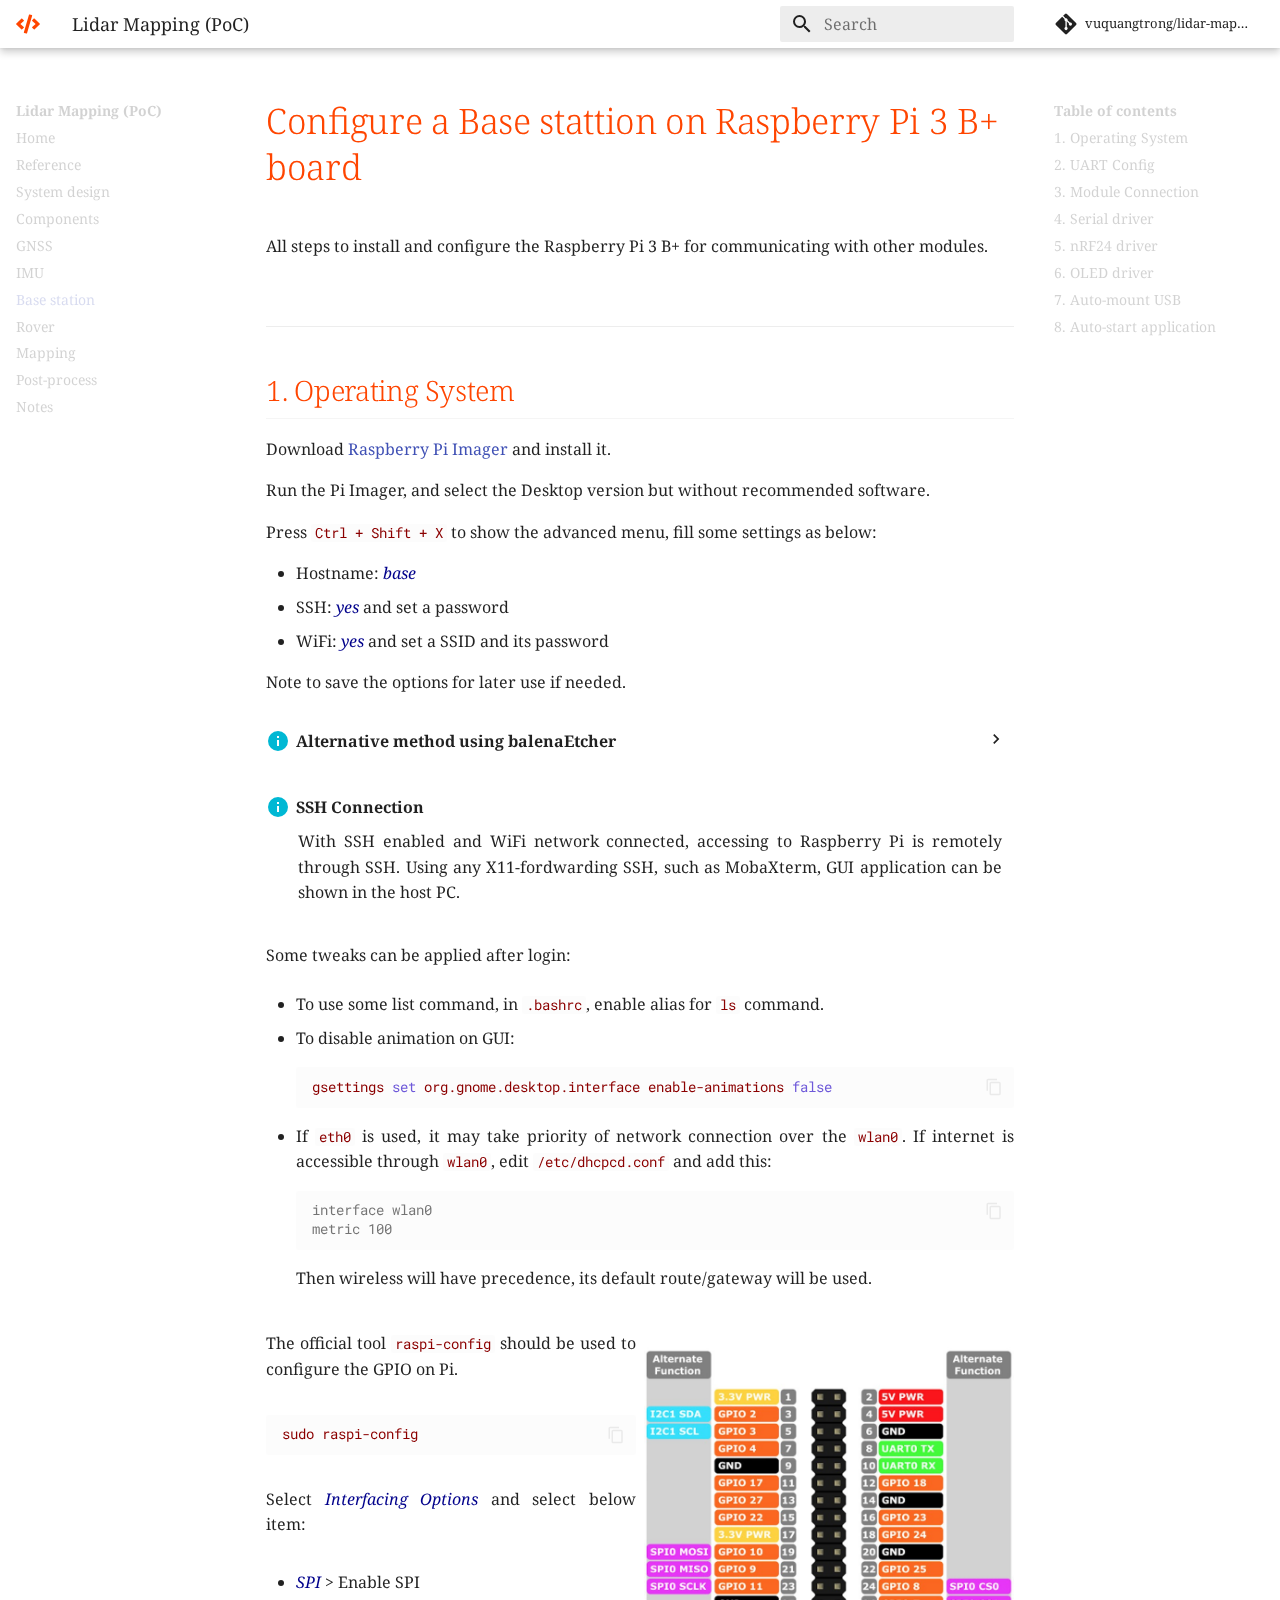
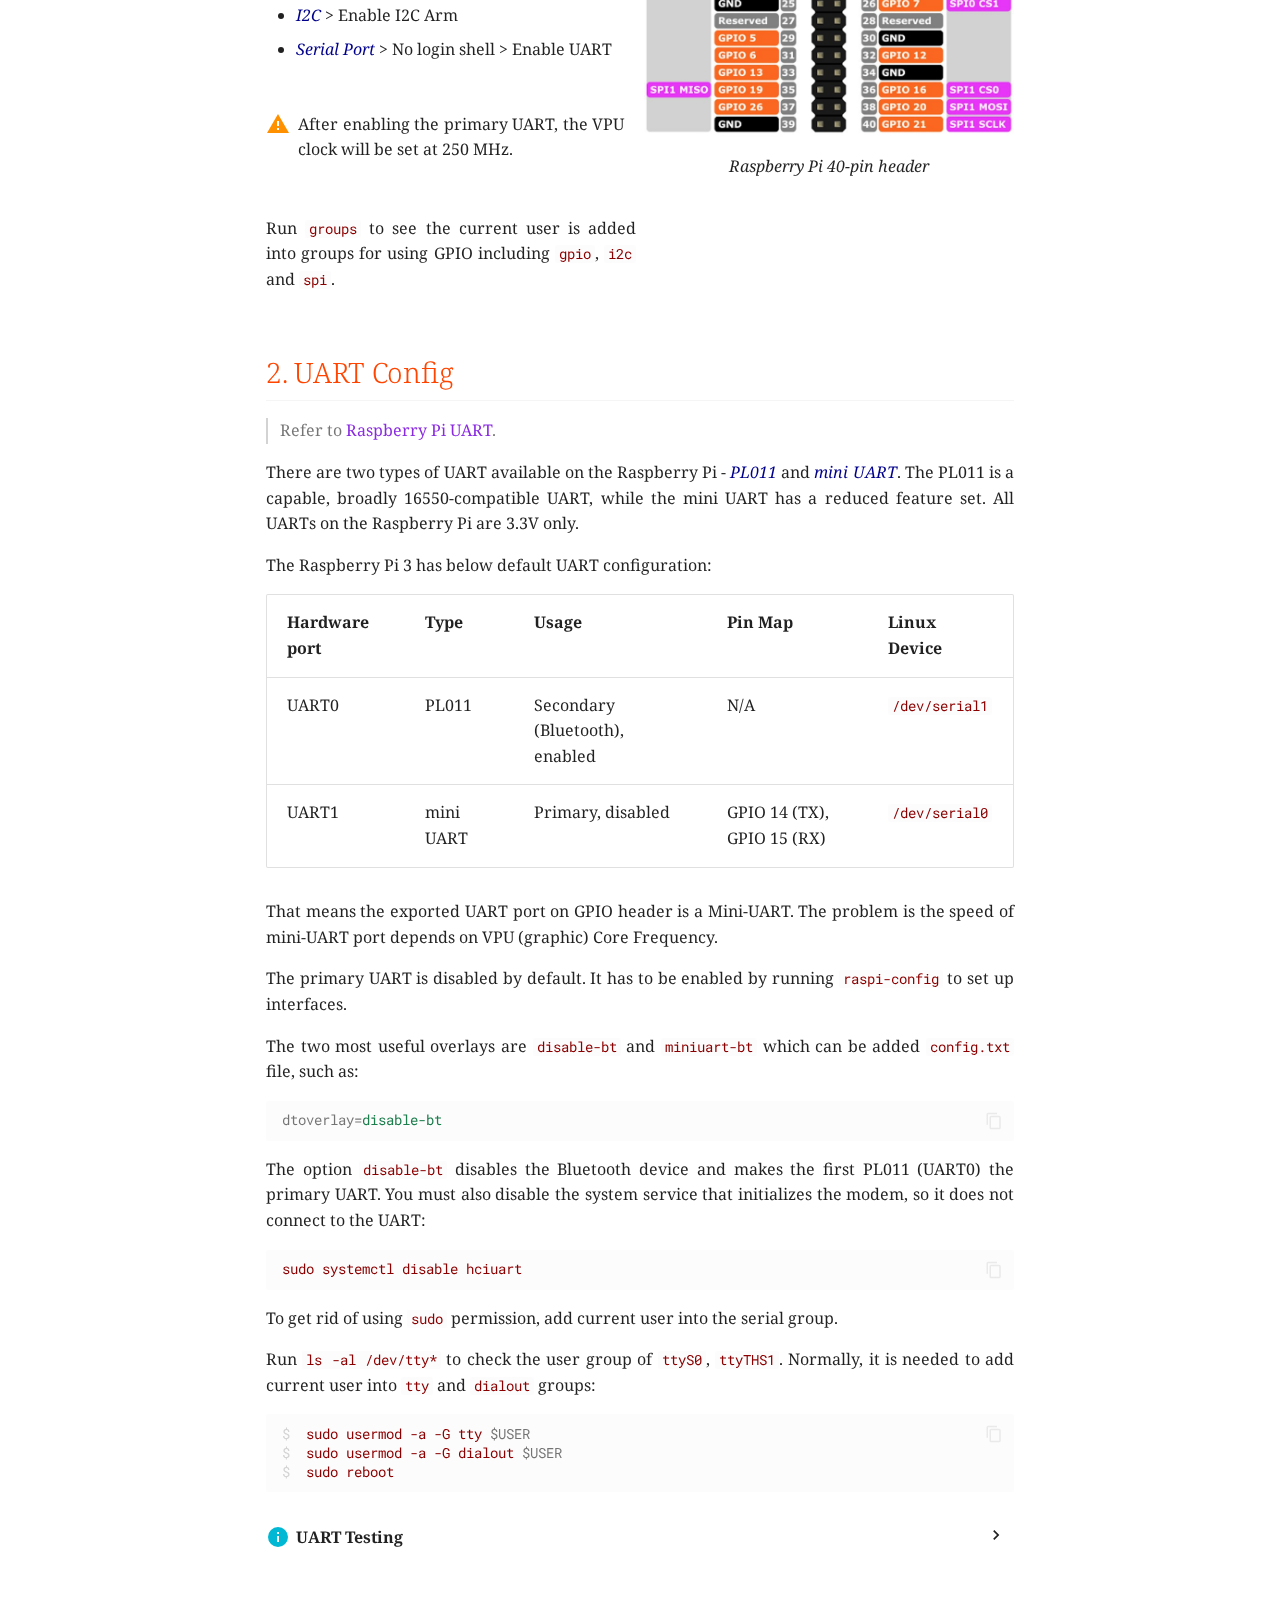
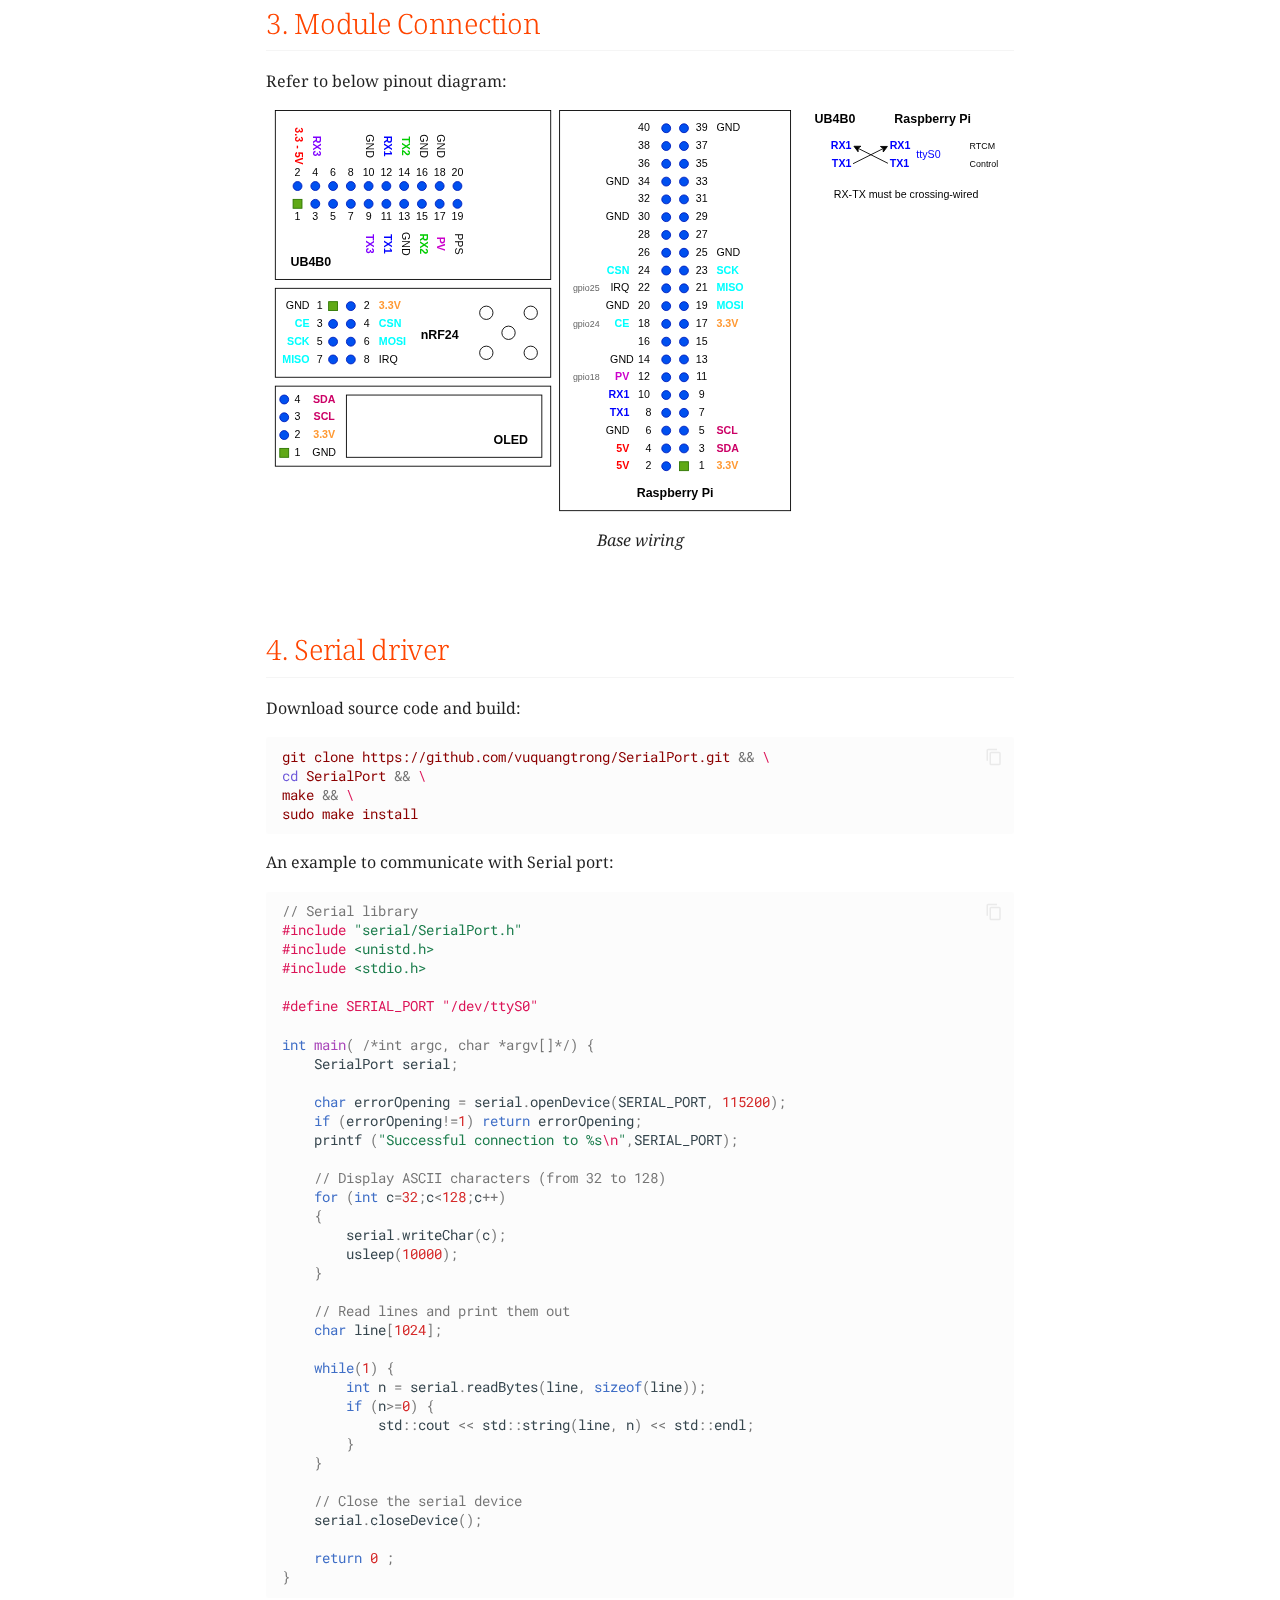
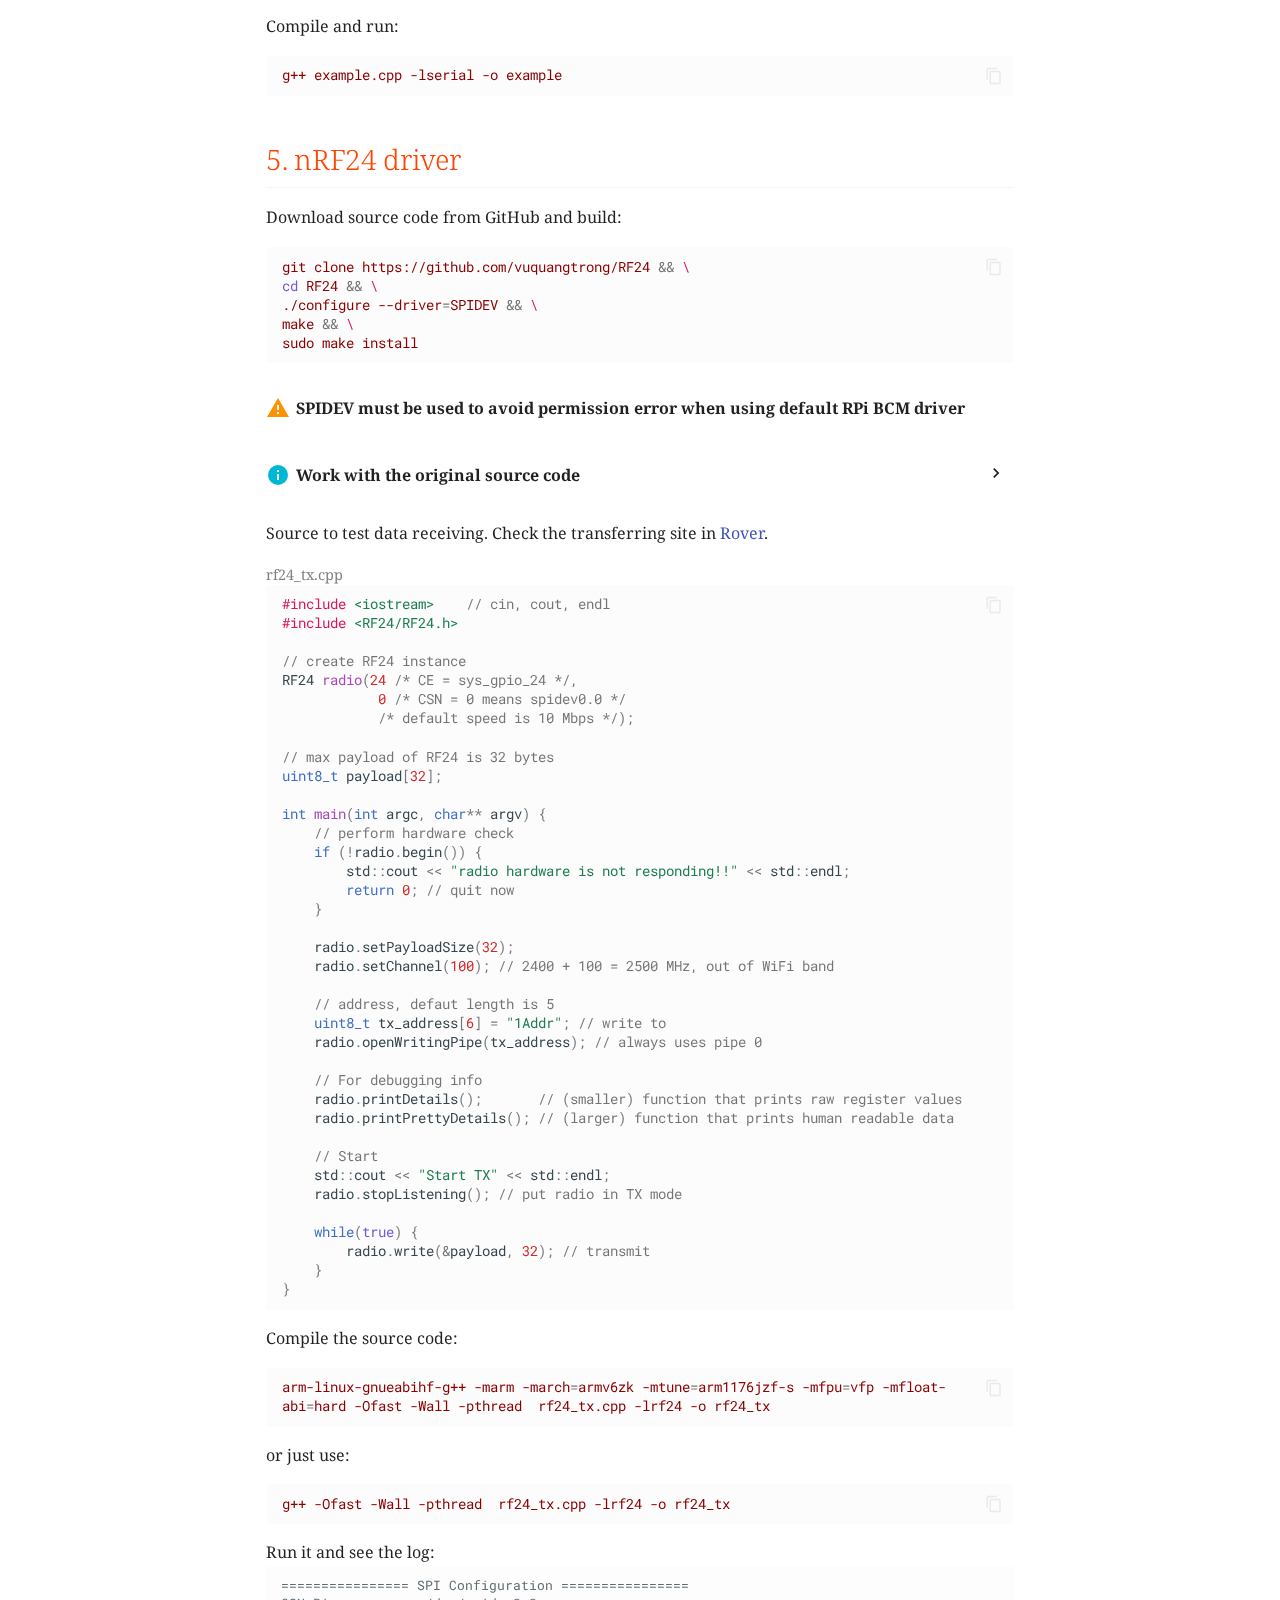
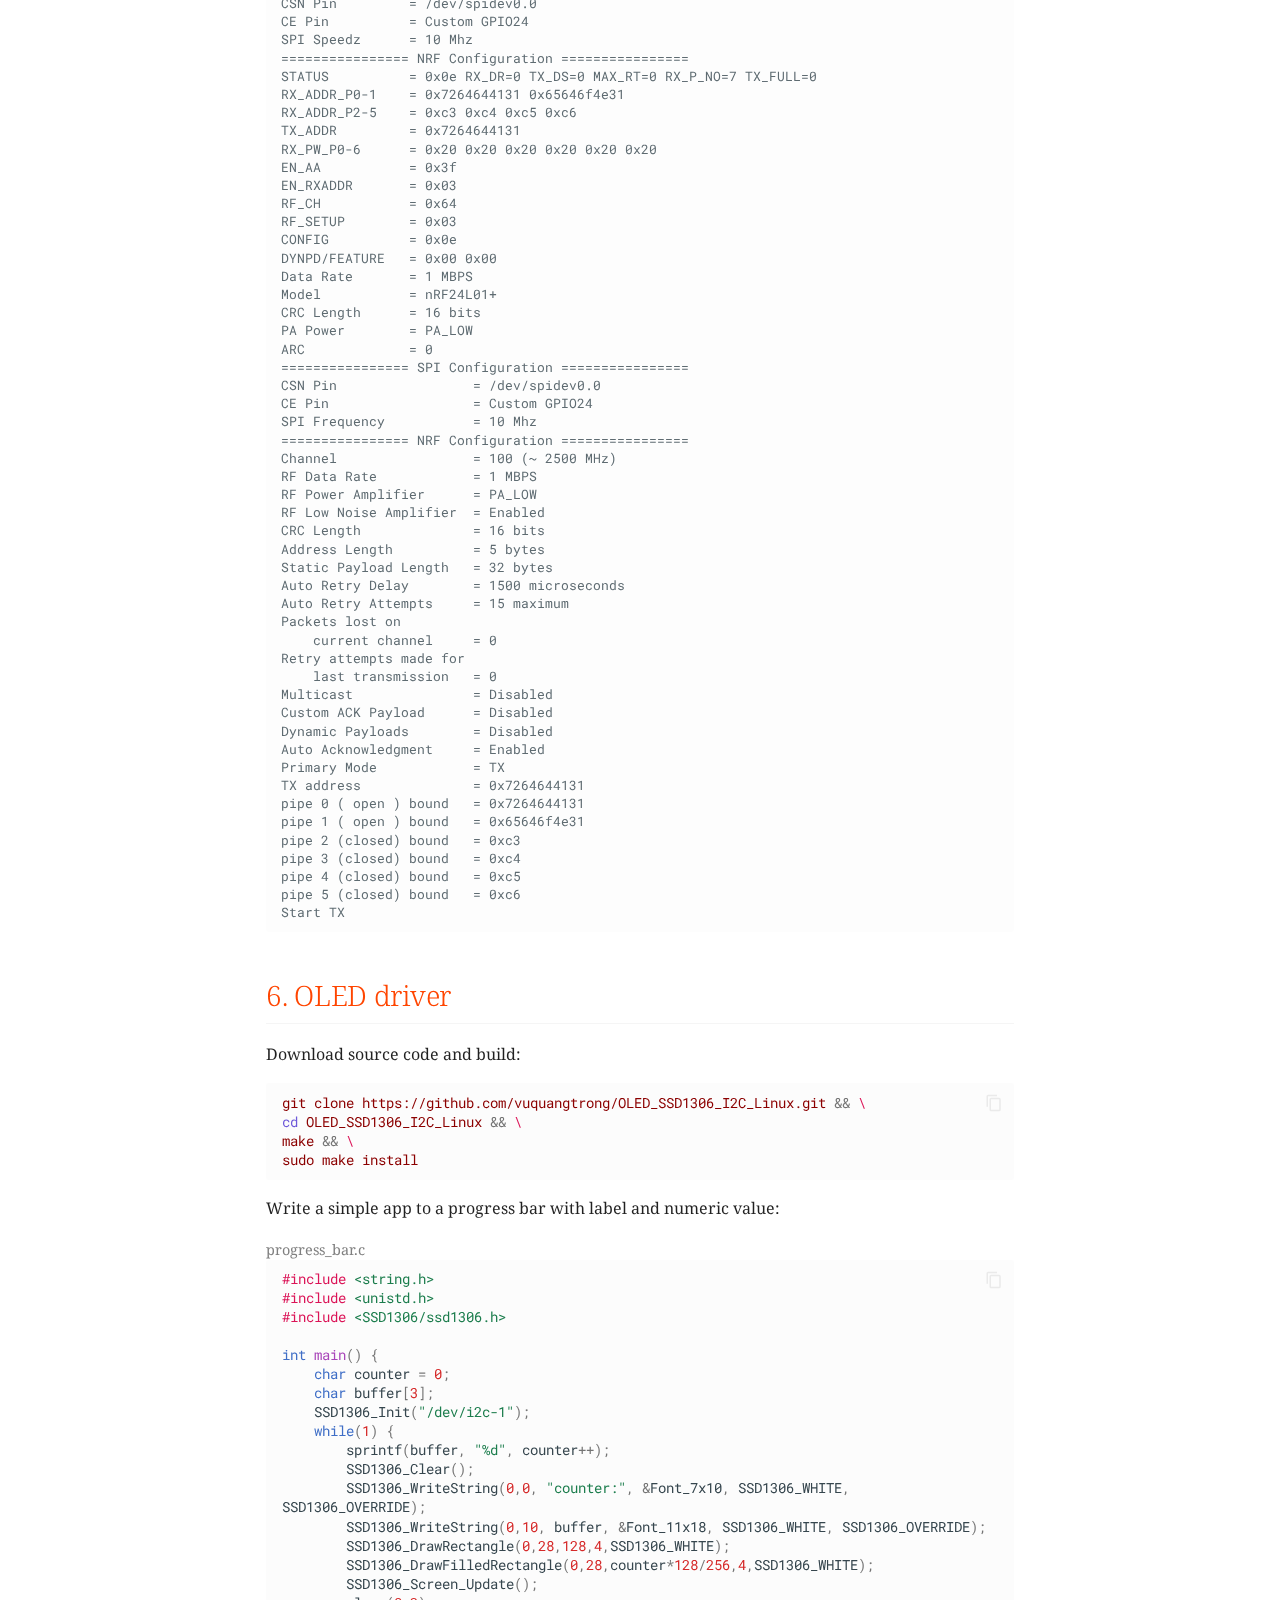
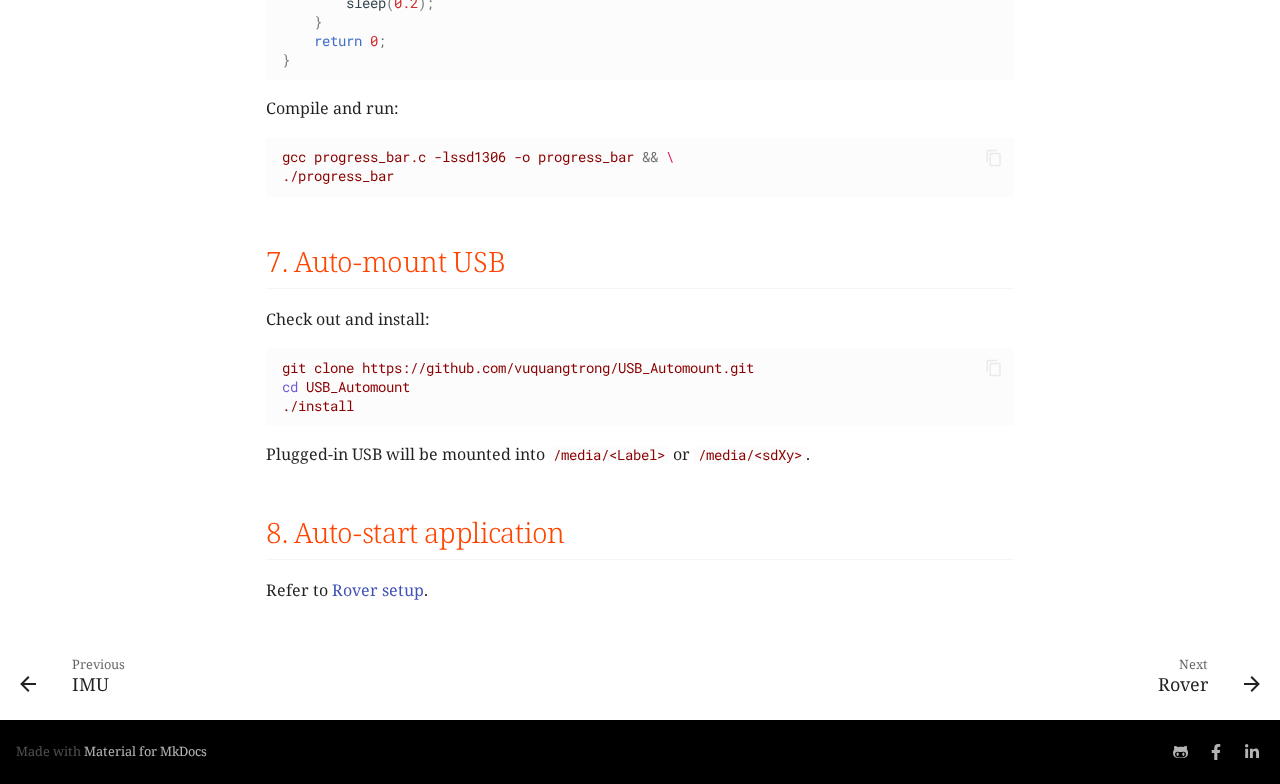
<file: docs/base/index.html>
<!doctype html>
<html lang="en" class="no-js">
  <head>
    
      <meta charset="utf-8">
      <meta name="viewport" content="width=device-width,initial-scale=1">
      
        <meta name="description" content="All steps to install and configure the Raspberry Pi 3 B+ for communicating with other modules.">
      
      
      
        <meta name="author" content="vqtrong">
      
      
        <link rel="canonical" href="https://www.codeinsideout.com/lidar-mapping-poc/base/">
      
      <link rel="icon" href="../favicon.png">
      <meta name="generator" content="mkdocs-1.2.3, mkdocs-material-7.3.4">
    
    
      
        <title>Base station - Lidar Mapping (PoC)</title>
      
    
    
      <link rel="stylesheet" href="../assets/stylesheets/main.db9e7362.min.css">
      
        
        <link rel="stylesheet" href="../assets/stylesheets/palette.3f5d1f46.min.css">
        
          
          
          <meta name="theme-color" content="#ffffff">
        
      
    
    
    
      
        
        <link rel="preconnect" href="https://fonts.gstatic.com" crossorigin>
        <link rel="stylesheet" href="https://fonts.googleapis.com/css?family=Noto+Serif:300,400,400i,700%7CRoboto+Mono&display=fallback">
        <style>:root{--md-text-font-family:"Noto Serif";--md-code-font-family:"Roboto Mono"}</style>
      
    
    
    
      <link rel="stylesheet" href="../assets/view-bigimg.css">
    
      <link rel="stylesheet" href="../assets/extra.css">
    
    
      


    
    
  </head>
  
  
    
    
    
    
    
    <body dir="ltr" data-md-color-scheme="" data-md-color-primary="white" data-md-color-accent="deep-orange">
  
    
    <script>function __prefix(e){return new URL("..",location).pathname+"."+e}function __get(e,t=localStorage){return JSON.parse(t.getItem(__prefix(e)))}</script>
    
    <input class="md-toggle" data-md-toggle="drawer" type="checkbox" id="__drawer" autocomplete="off">
    <input class="md-toggle" data-md-toggle="search" type="checkbox" id="__search" autocomplete="off">
    <label class="md-overlay" for="__drawer"></label>
    <div data-md-component="skip">
      
        
        <a href="#1-operating-system" class="md-skip">
          Skip to content
        </a>
      
    </div>
    <div data-md-component="announce">
      
    </div>
    
      

<header class="md-header" data-md-component="header">
  <nav class="md-header__inner md-grid" aria-label="Header">
    <a href=".." title="Lidar Mapping (PoC)" class="md-header__button md-logo" aria-label="Lidar Mapping (PoC)" data-md-component="logo">
      
  
  <svg xmlns="http://www.w3.org/2000/svg" viewBox="0 0 640 512"><path d="m278.9 511.5-61-17.7c-6.4-1.8-10-8.5-8.2-14.9L346.2 8.7c1.8-6.4 8.5-10 14.9-8.2l61 17.7c6.4 1.8 10 8.5 8.2 14.9L293.8 503.3c-1.9 6.4-8.5 10.1-14.9 8.2zm-114-112.2 43.5-46.4c4.6-4.9 4.3-12.7-.8-17.2L117 256l90.6-79.7c5.1-4.5 5.5-12.3.8-17.2l-43.5-46.4c-4.5-4.8-12.1-5.1-17-.5L3.8 247.2c-5.1 4.7-5.1 12.8 0 17.5l144.1 135.1c4.9 4.6 12.5 4.4 17-.5zm327.2.6 144.1-135.1c5.1-4.7 5.1-12.8 0-17.5L492.1 112.1c-4.8-4.5-12.4-4.3-17 .5L431.6 159c-4.6 4.9-4.3 12.7.8 17.2L523 256l-90.6 79.7c-5.1 4.5-5.5 12.3-.8 17.2l43.5 46.4c4.5 4.9 12.1 5.1 17 .6z"/></svg>

    </a>
    <label class="md-header__button md-icon" for="__drawer">
      <svg xmlns="http://www.w3.org/2000/svg" viewBox="0 0 24 24"><path d="M3 6h18v2H3V6m0 5h18v2H3v-2m0 5h18v2H3v-2z"/></svg>
    </label>
    <div class="md-header__title" data-md-component="header-title">
      <div class="md-header__ellipsis">
        <div class="md-header__topic">
          <span class="md-ellipsis">
            Lidar Mapping (PoC)
          </span>
        </div>
        <div class="md-header__topic" data-md-component="header-topic">
          <span class="md-ellipsis">
            
              Base station
            
          </span>
        </div>
      </div>
    </div>
    
    
    
      <label class="md-header__button md-icon" for="__search">
        <svg xmlns="http://www.w3.org/2000/svg" viewBox="0 0 24 24"><path d="M9.5 3A6.5 6.5 0 0 1 16 9.5c0 1.61-.59 3.09-1.56 4.23l.27.27h.79l5 5-1.5 1.5-5-5v-.79l-.27-.27A6.516 6.516 0 0 1 9.5 16 6.5 6.5 0 0 1 3 9.5 6.5 6.5 0 0 1 9.5 3m0 2C7 5 5 7 5 9.5S7 14 9.5 14 14 12 14 9.5 12 5 9.5 5z"/></svg>
      </label>
      
<div class="md-search" data-md-component="search" role="dialog">
  <label class="md-search__overlay" for="__search"></label>
  <div class="md-search__inner" role="search">
    <form class="md-search__form" name="search">
      <input type="text" class="md-search__input" name="query" aria-label="Search" placeholder="Search" autocapitalize="off" autocorrect="off" autocomplete="off" spellcheck="false" data-md-component="search-query" required>
      <label class="md-search__icon md-icon" for="__search">
        <svg xmlns="http://www.w3.org/2000/svg" viewBox="0 0 24 24"><path d="M9.5 3A6.5 6.5 0 0 1 16 9.5c0 1.61-.59 3.09-1.56 4.23l.27.27h.79l5 5-1.5 1.5-5-5v-.79l-.27-.27A6.516 6.516 0 0 1 9.5 16 6.5 6.5 0 0 1 3 9.5 6.5 6.5 0 0 1 9.5 3m0 2C7 5 5 7 5 9.5S7 14 9.5 14 14 12 14 9.5 12 5 9.5 5z"/></svg>
        <svg xmlns="http://www.w3.org/2000/svg" viewBox="0 0 24 24"><path d="M20 11v2H8l5.5 5.5-1.42 1.42L4.16 12l7.92-7.92L13.5 5.5 8 11h12z"/></svg>
      </label>
      <nav class="md-search__options" aria-label="Search">
        
          <a href="javascript:void(0)" class="md-search__icon md-icon" aria-label="Share" data-clipboard data-clipboard-text="" data-md-component="search-share" tabindex="-1">
            <svg xmlns="http://www.w3.org/2000/svg" viewBox="0 0 24 24"><path d="M18 16.08c-.76 0-1.44.3-1.96.77L8.91 12.7c.05-.23.09-.46.09-.7 0-.24-.04-.47-.09-.7l7.05-4.11c.54.5 1.25.81 2.04.81a3 3 0 0 0 3-3 3 3 0 0 0-3-3 3 3 0 0 0-3 3c0 .24.04.47.09.7L8.04 9.81C7.5 9.31 6.79 9 6 9a3 3 0 0 0-3 3 3 3 0 0 0 3 3c.79 0 1.5-.31 2.04-.81l7.12 4.15c-.05.21-.08.43-.08.66 0 1.61 1.31 2.91 2.92 2.91 1.61 0 2.92-1.3 2.92-2.91A2.92 2.92 0 0 0 18 16.08z"/></svg>
          </a>
        
        <button type="reset" class="md-search__icon md-icon" aria-label="Clear" tabindex="-1">
          <svg xmlns="http://www.w3.org/2000/svg" viewBox="0 0 24 24"><path d="M19 6.41 17.59 5 12 10.59 6.41 5 5 6.41 10.59 12 5 17.59 6.41 19 12 13.41 17.59 19 19 17.59 13.41 12 19 6.41z"/></svg>
        </button>
      </nav>
      
        <div class="md-search__suggest" data-md-component="search-suggest"></div>
      
    </form>
    <div class="md-search__output">
      <div class="md-search__scrollwrap" data-md-scrollfix>
        <div class="md-search-result" data-md-component="search-result">
          <div class="md-search-result__meta">
            Initializing search
          </div>
          <ol class="md-search-result__list"></ol>
        </div>
      </div>
    </div>
  </div>
</div>
    
    
      <div class="md-header__source">
        
<a href="https://github.com/vuquangtrong/lidar-mapping-poc/" title="Go to repository" class="md-source" data-md-component="source">
  <div class="md-source__icon md-icon">
    
    <svg xmlns="http://www.w3.org/2000/svg" viewBox="0 0 448 512"><path d="M439.55 236.05 244 40.45a28.87 28.87 0 0 0-40.81 0l-40.66 40.63 51.52 51.52c27.06-9.14 52.68 16.77 43.39 43.68l49.66 49.66c34.23-11.8 61.18 31 35.47 56.69-26.49 26.49-70.21-2.87-56-37.34L240.22 199v121.85c25.3 12.54 22.26 41.85 9.08 55a34.34 34.34 0 0 1-48.55 0c-17.57-17.6-11.07-46.91 11.25-56v-123c-20.8-8.51-24.6-30.74-18.64-45L142.57 101 8.45 235.14a28.86 28.86 0 0 0 0 40.81l195.61 195.6a28.86 28.86 0 0 0 40.8 0l194.69-194.69a28.86 28.86 0 0 0 0-40.81z"/></svg>
  </div>
  <div class="md-source__repository">
    vuquangtrong/lidar-mapping-poc
  </div>
</a>
      </div>
    
  </nav>
  
</header>
    
    <div class="md-container" data-md-component="container">
      
      
        
          
        
      
      <main class="md-main" data-md-component="main">
        <div class="md-main__inner md-grid">
          
            
              
              <div class="md-sidebar md-sidebar--primary" data-md-component="sidebar" data-md-type="navigation" >
                <div class="md-sidebar__scrollwrap">
                  <div class="md-sidebar__inner">
                    


<nav class="md-nav md-nav--primary" aria-label="Navigation" data-md-level="0">
  <label class="md-nav__title" for="__drawer">
    <a href=".." title="Lidar Mapping (PoC)" class="md-nav__button md-logo" aria-label="Lidar Mapping (PoC)" data-md-component="logo">
      
  
  <svg xmlns="http://www.w3.org/2000/svg" viewBox="0 0 640 512"><path d="m278.9 511.5-61-17.7c-6.4-1.8-10-8.5-8.2-14.9L346.2 8.7c1.8-6.4 8.5-10 14.9-8.2l61 17.7c6.4 1.8 10 8.5 8.2 14.9L293.8 503.3c-1.9 6.4-8.5 10.1-14.9 8.2zm-114-112.2 43.5-46.4c4.6-4.9 4.3-12.7-.8-17.2L117 256l90.6-79.7c5.1-4.5 5.5-12.3.8-17.2l-43.5-46.4c-4.5-4.8-12.1-5.1-17-.5L3.8 247.2c-5.1 4.7-5.1 12.8 0 17.5l144.1 135.1c4.9 4.6 12.5 4.4 17-.5zm327.2.6 144.1-135.1c5.1-4.7 5.1-12.8 0-17.5L492.1 112.1c-4.8-4.5-12.4-4.3-17 .5L431.6 159c-4.6 4.9-4.3 12.7.8 17.2L523 256l-90.6 79.7c-5.1 4.5-5.5 12.3-.8 17.2l43.5 46.4c4.5 4.9 12.1 5.1 17 .6z"/></svg>

    </a>
    Lidar Mapping (PoC)
  </label>
  
    <div class="md-nav__source">
      
<a href="https://github.com/vuquangtrong/lidar-mapping-poc/" title="Go to repository" class="md-source" data-md-component="source">
  <div class="md-source__icon md-icon">
    
    <svg xmlns="http://www.w3.org/2000/svg" viewBox="0 0 448 512"><path d="M439.55 236.05 244 40.45a28.87 28.87 0 0 0-40.81 0l-40.66 40.63 51.52 51.52c27.06-9.14 52.68 16.77 43.39 43.68l49.66 49.66c34.23-11.8 61.18 31 35.47 56.69-26.49 26.49-70.21-2.87-56-37.34L240.22 199v121.85c25.3 12.54 22.26 41.85 9.08 55a34.34 34.34 0 0 1-48.55 0c-17.57-17.6-11.07-46.91 11.25-56v-123c-20.8-8.51-24.6-30.74-18.64-45L142.57 101 8.45 235.14a28.86 28.86 0 0 0 0 40.81l195.61 195.6a28.86 28.86 0 0 0 40.8 0l194.69-194.69a28.86 28.86 0 0 0 0-40.81z"/></svg>
  </div>
  <div class="md-source__repository">
    vuquangtrong/lidar-mapping-poc
  </div>
</a>
    </div>
  
  <ul class="md-nav__list" data-md-scrollfix>
    
      
      
      

  
  
  
    <li class="md-nav__item">
      <a href=".." class="md-nav__link">
        Home
      </a>
    </li>
  

    
      
      
      

  
  
  
    <li class="md-nav__item">
      <a href="../reference/" class="md-nav__link">
        Reference
      </a>
    </li>
  

    
      
      
      

  
  
  
    <li class="md-nav__item">
      <a href="../design/" class="md-nav__link">
        System design
      </a>
    </li>
  

    
      
      
      

  
  
  
    <li class="md-nav__item">
      <a href="../components/" class="md-nav__link">
        Components
      </a>
    </li>
  

    
      
      
      

  
  
  
    <li class="md-nav__item">
      <a href="../gnss/" class="md-nav__link">
        GNSS
      </a>
    </li>
  

    
      
      
      

  
  
  
    <li class="md-nav__item">
      <a href="../imu/" class="md-nav__link">
        IMU
      </a>
    </li>
  

    
      
      
      

  
  
    
  
  
    <li class="md-nav__item md-nav__item--active">
      
      <input class="md-nav__toggle md-toggle" data-md-toggle="toc" type="checkbox" id="__toc">
      
      
      
        <label class="md-nav__link md-nav__link--active" for="__toc">
          Base station
          <span class="md-nav__icon md-icon"></span>
        </label>
      
      <a href="./" class="md-nav__link md-nav__link--active">
        Base station
      </a>
      
        
<nav class="md-nav md-nav--secondary" aria-label="Table of contents">
  
  
  
  
    <label class="md-nav__title" for="__toc">
      <span class="md-nav__icon md-icon"></span>
      Table of contents
    </label>
    <ul class="md-nav__list" data-md-component="toc" data-md-scrollfix>
      
        <li class="md-nav__item">
  <a href="#1-operating-system" class="md-nav__link">
    1. Operating System
  </a>
  
</li>
      
        <li class="md-nav__item">
  <a href="#2-uart-config" class="md-nav__link">
    2. UART Config
  </a>
  
</li>
      
        <li class="md-nav__item">
  <a href="#3-module-connection" class="md-nav__link">
    3. Module Connection
  </a>
  
</li>
      
        <li class="md-nav__item">
  <a href="#4-serial-driver" class="md-nav__link">
    4. Serial driver
  </a>
  
</li>
      
        <li class="md-nav__item">
  <a href="#5-nrf24-driver" class="md-nav__link">
    5. nRF24 driver
  </a>
  
</li>
      
        <li class="md-nav__item">
  <a href="#6-oled-driver" class="md-nav__link">
    6. OLED driver
  </a>
  
</li>
      
        <li class="md-nav__item">
  <a href="#7-auto-mount-usb" class="md-nav__link">
    7. Auto-mount USB
  </a>
  
</li>
      
        <li class="md-nav__item">
  <a href="#8-auto-start-application" class="md-nav__link">
    8. Auto-start application
  </a>
  
</li>
      
    </ul>
  
</nav>
      
    </li>
  

    
      
      
      

  
  
  
    <li class="md-nav__item">
      <a href="../rover/" class="md-nav__link">
        Rover
      </a>
    </li>
  

    
      
      
      

  
  
  
    <li class="md-nav__item">
      <a href="../mapping/" class="md-nav__link">
        Mapping
      </a>
    </li>
  

    
      
      
      

  
  
  
    <li class="md-nav__item">
      <a href="../post-process/" class="md-nav__link">
        Post-process
      </a>
    </li>
  

    
      
      
      

  
  
  
    <li class="md-nav__item">
      <a href="../notes/" class="md-nav__link">
        Notes
      </a>
    </li>
  

    
  </ul>
</nav>
                  </div>
                </div>
              </div>
            
            
              
              <div class="md-sidebar md-sidebar--secondary" data-md-component="sidebar" data-md-type="toc" >
                <div class="md-sidebar__scrollwrap">
                  <div class="md-sidebar__inner">
                    
<nav class="md-nav md-nav--secondary" aria-label="Table of contents">
  
  
  
  
    <label class="md-nav__title" for="__toc">
      <span class="md-nav__icon md-icon"></span>
      Table of contents
    </label>
    <ul class="md-nav__list" data-md-component="toc" data-md-scrollfix>
      
        <li class="md-nav__item">
  <a href="#1-operating-system" class="md-nav__link">
    1. Operating System
  </a>
  
</li>
      
        <li class="md-nav__item">
  <a href="#2-uart-config" class="md-nav__link">
    2. UART Config
  </a>
  
</li>
      
        <li class="md-nav__item">
  <a href="#3-module-connection" class="md-nav__link">
    3. Module Connection
  </a>
  
</li>
      
        <li class="md-nav__item">
  <a href="#4-serial-driver" class="md-nav__link">
    4. Serial driver
  </a>
  
</li>
      
        <li class="md-nav__item">
  <a href="#5-nrf24-driver" class="md-nav__link">
    5. nRF24 driver
  </a>
  
</li>
      
        <li class="md-nav__item">
  <a href="#6-oled-driver" class="md-nav__link">
    6. OLED driver
  </a>
  
</li>
      
        <li class="md-nav__item">
  <a href="#7-auto-mount-usb" class="md-nav__link">
    7. Auto-mount USB
  </a>
  
</li>
      
        <li class="md-nav__item">
  <a href="#8-auto-start-application" class="md-nav__link">
    8. Auto-start application
  </a>
  
</li>
      
    </ul>
  
</nav>
                  </div>
                </div>
              </div>
            
          
          <div class="md-content" data-md-component="content">
            <article class="md-content__inner md-typeset">
              
    
        <h1 class="page-title">Configure a Base stattion on Raspberry Pi 3 B+ board</h1>
        <p class="page-description">All steps to install and configure the Raspberry Pi 3 B+ for communicating with other modules.</p>
        <br>
        <hr>
        <h2 id="1-operating-system">1. Operating System<a class="headerlink" href="#1-operating-system" title="Permanent link">⚓︎</a></h2>
<p>Download <a href="https://www.raspberrypi.org/software/">Raspberry Pi Imager</a> and install it.</p>
<p>Run the Pi Imager, and select the Desktop version but without recommended software.</p>
<p>Press <code>Ctrl + Shift + X</code> to show the advanced menu, fill some settings as below:</p>
<ul>
<li>Hostname: <em>base</em></li>
<li>SSH: <em>yes</em> and set a password</li>
<li>WiFi: <em>yes</em> and set a SSID and its password</li>
</ul>
<p>Note to save the options for later use if needed.</p>
<details class="info"><summary>Alternative method using balenaEtcher</summary><p>Download <a href="https://www.raspberrypi.org/software/operating-systems/">Raspberry Pi OS</a> image, select Desktop version but without recommended software.</p>
<p>Download <a href="https://www.balena.io/etcher/">balenaEtcher</a> and install it, and write the Image in an SD Card. After finishing, re-plug the SD Card.</p>
<p>Add an empty file with name <code>ssh</code> into the <code>boot</code> partition to enabled SSH.</p>
<p>It is also recommended enabling WiFi network by add a file <code>wpa_supplicant.conf</code> in the <code>boot</code> partition:</p>
<div class="file"></div>
<p>wpa_supplicant.conf</p>
<div class="highlight"><pre><span></span><code><span class="na">country</span><span class="o">=</span><span class="s">US</span>
<span class="na">ctrl_interface</span><span class="o">=</span><span class="s">DIR=/var/run/wpa_supplicant GROUP=netdev</span>
<span class="na">update_config</span><span class="o">=</span><span class="s">1</span>

<span class="na">network</span><span class="o">=</span><span class="s">{</span>
    <span class="na">ssid</span><span class="o">=</span><span class="s">&quot;NETWORK-NAME&quot;</span>
    <span class="na">psk</span><span class="o">=</span><span class="s">&quot;NETWORK-PASSWORD&quot;</span>
<span class="na">}</span>
</code></pre></div>
<p>For the official Raspberry Pi OS, the default username is <code>pi</code>, with password <code>raspberry</code>, on the host <code>raspberrypi</code>.</p>
<p>Bonjour is a service from Apple to discovery devices in a network using hostname. Install it and then Pi can be connected using its default hostname <code>raspberrypi.local</code>.</p>
</details>
<div class="admonition info">
<p class="admonition-title">SSH Connection</p>
<p>With SSH enabled and WiFi network connected, accessing to Raspberry Pi is remotely through SSH. Using any X11-fordwarding SSH, such as MobaXterm, GUI application can be shown in the host PC.</p>
</div>
<p>Some tweaks can be applied after login:</p>
<ul>
<li>
<p>To use some list command, in <code>.bashrc</code>, enable alias for <code>ls</code> command.</p>
</li>
<li>
<p>To disable animation on GUI:</p>
<div class="highlight"><pre><span></span><code>gsettings <span class="nb">set</span> org.gnome.desktop.interface enable-animations <span class="nb">false</span>
</code></pre></div>
</li>
<li>
<p>If <code>eth0</code> is used, it may take priority of network connection over the <code>wlan0</code>. If internet is accessible through <code>wlan0</code>, edit <code>/etc/dhcpcd.conf</code> and add this:</p>
<div class="highlight"><pre><span></span><code><span class="na">interface wlan0</span>
<span class="na">metric 100</span>
</code></pre></div>
<p>Then wireless will have precedence, its default route/gateway will be used.</p>
</li>
</ul>
<div class="row">
<div class="col">
<p>The official tool <code>raspi-config</code> should be used to configure the GPIO on Pi.</p>
<div class="highlight"><pre><span></span><code>sudo raspi-config
</code></pre></div>
<p>Select <em>Interfacing Options</em> and select below item:</p>
<ul>
<li><em>SPI</em> &gt; Enable SPI</li>
<li><em>I2C</em> &gt; Enable I2C Arm</li>
<li><em>Serial Port</em> &gt; No login shell &gt; Enable UART</li>
</ul>
<div class="admonition caution no-title">
<p class="admonition-title">&nbsp;</p>
<p>After enabling the primary UART, the VPU clock will be set at 250 MHz.</p>
</div>
<p>Run <code>groups</code> to see the current user is added into groups for using GPIO including <code>gpio</code>, <code>i2c</code> and <code>spi</code>.</p>
<!--
https://roboticsbackend.com/raspberry-pi-gpios-default-state/
-->
</div>
<div class="col">
<p>
<figure><img src="raspberry_pi_40pins.jpg" /><figcaption>Raspberry Pi 40-pin header</figcaption>
</figure>
</p>
</div>
</div>
<h2 id="2-uart-config">2. UART Config<a class="headerlink" href="#2-uart-config" title="Permanent link">⚓︎</a></h2>
<blockquote>
<p>Refer to <a href="https://www.raspberrypi.org/documentation/computers/configuration.html#primary-uart">Raspberry Pi UART</a>.</p>
</blockquote>
<p>There are two types of UART available on the Raspberry Pi - <em>PL011</em> and <em>mini UART</em>. The PL011 is a capable, broadly 16550-compatible UART, while the mini UART has a reduced feature set. All UARTs on the Raspberry Pi are 3.3V only.</p>
<p>The Raspberry Pi 3 has below default UART configuration:</p>
<table>
<thead>
<tr>
<th>Hardware port</th>
<th>Type</th>
<th>Usage</th>
<th>Pin Map</th>
<th>Linux Device</th>
</tr>
</thead>
<tbody>
<tr>
<td>UART0</td>
<td>PL011</td>
<td>Secondary (Bluetooth), enabled</td>
<td>N/A</td>
<td><code>/dev/serial1</code></td>
</tr>
<tr>
<td>UART1</td>
<td>mini UART</td>
<td>Primary, disabled</td>
<td>GPIO 14 (TX), GPIO 15 (RX)</td>
<td><code>/dev/serial0</code></td>
</tr>
</tbody>
</table>
<p>That means the exported UART port on GPIO header is a Mini-UART. The problem is the speed of mini-UART port depends on VPU (graphic) Core Frequency.</p>
<p>The primary UART is disabled by default. It has to be enabled by running <code>raspi-config</code> to set up interfaces.</p>
<p>The two most useful overlays are <code>disable-bt</code> and <code>miniuart-bt</code> which can be added <code>config.txt</code> file, such as:</p>
<div class="highlight"><pre><span></span><code><span class="na">dtoverlay</span><span class="o">=</span><span class="s">disable-bt</span>
</code></pre></div>
<p>The option <code>disable-bt</code> disables the Bluetooth device and makes the first PL011 (UART0) the primary UART. You must also disable the system service that initializes the modem, so it does not connect to the UART:</p>
<div class="highlight"><pre><span></span><code>sudo systemctl disable hciuart
</code></pre></div>
<p>To get rid of using <code>sudo</code> permission, add current user into the serial group.</p>
<p>Run <code>ls -al /dev/tty*</code> to check the user group of <code>ttyS0</code>, <code>ttyTHS1</code>. Normally, it is needed to add current user into <code>tty</code> and <code>dialout</code> groups:</p>
<div class="terminal"></div>
<div class="highlight"><pre><span></span><code><span class="linenos" data-linenos="1 "></span>sudo usermod -a -G tty <span class="nv">$USER</span>
<span class="linenos" data-linenos="2 "></span>sudo usermod -a -G dialout <span class="nv">$USER</span>
<span class="linenos" data-linenos="3 "></span>sudo reboot
</code></pre></div>
<details class="info"><summary>UART Testing</summary><p>For testing, a serial terminal must be installed. Choose one of below.</p>
<p><strong>putty</strong></p>
<div class="terminal"></div>
<div class="highlight"><pre><span></span><code><span class="linenos" data-linenos="1 "></span>sudo apt install putty -y
<span class="linenos" data-linenos="2 "></span>putty
</code></pre></div>
<p>Follow GUI to run.</p>
<p><br />
<strong>minicom</strong></p>
<div class="terminal"></div>
<div class="highlight"><pre><span></span><code><span class="linenos" data-linenos="1 "></span>sudo apt install minicom -y
<span class="linenos" data-linenos="2 "></span>minicom -D /dev/ttyS0 -b <span class="m">115200</span>
</code></pre></div>
<p>Press <code>Ctrl-A X</code> to exit.</p>
<p><br />
<strong>picocom</strong></p>
<div class="terminal"></div>
<div class="highlight"><pre><span></span><code><span class="linenos" data-linenos="1 "></span>sudo apt install picocom -y
<span class="linenos" data-linenos="2 "></span>picocom /dev/ttyS0 -b <span class="m">115200</span>
</code></pre></div>
<p>Press <code>Ctrl-A</code> and <code>Ctrl-X</code> to exit.</p>
<p><br />
<strong>screen</strong></p>
<div class="terminal"></div>
<div class="highlight"><pre><span></span><code><span class="linenos" data-linenos="1 "></span>sudo apt install screen -y
<span class="linenos" data-linenos="2 "></span>screen /dev/ttyS0 <span class="m">115200</span>
</code></pre></div>
<p>Press <code>Ctrl-A K</code> to exit.</p>
</details>
<h2 id="3-module-connection">3. Module Connection<a class="headerlink" href="#3-module-connection" title="Permanent link">⚓︎</a></h2>
<p>Refer to below pinout diagram:</p>
<p>
<figure><img src="../design/base-wiring.drawio.svg" /><figcaption>Base wiring</figcaption>
</figure>
</p>
<h2 id="4-serial-driver">4. Serial driver<a class="headerlink" href="#4-serial-driver" title="Permanent link">⚓︎</a></h2>
<p>Download source code and build:</p>
<div class="highlight"><pre><span></span><code>git clone https://github.com/vuquangtrong/SerialPort.git <span class="o">&amp;&amp;</span> <span class="se">\</span>
<span class="nb">cd</span> SerialPort <span class="o">&amp;&amp;</span> <span class="se">\</span>
make <span class="o">&amp;&amp;</span> <span class="se">\</span>
sudo make install
</code></pre></div>
<p>An example to communicate with Serial port:</p>
<div class="highlight"><pre><span></span><code><span class="c1">// Serial library</span>
<span class="cp">#include</span><span class="w"> </span><span class="cpf">&quot;serial/SerialPort.h&quot;</span><span class="cp"></span>
<span class="cp">#include</span><span class="w"> </span><span class="cpf">&lt;unistd.h&gt;</span><span class="cp"></span>
<span class="cp">#include</span><span class="w"> </span><span class="cpf">&lt;stdio.h&gt;</span><span class="cp"></span>

<span class="cp">#define SERIAL_PORT &quot;/dev/ttyS0&quot;</span>

<span class="kt">int</span><span class="w"> </span><span class="nf">main</span><span class="p">(</span><span class="w"> </span><span class="cm">/*int argc, char *argv[]*/</span><span class="p">)</span><span class="w"> </span><span class="p">{</span><span class="w"></span>
<span class="w">    </span><span class="n">SerialPort</span><span class="w"> </span><span class="n">serial</span><span class="p">;</span><span class="w"></span>

<span class="w">    </span><span class="kt">char</span><span class="w"> </span><span class="n">errorOpening</span><span class="w"> </span><span class="o">=</span><span class="w"> </span><span class="n">serial</span><span class="p">.</span><span class="n">openDevice</span><span class="p">(</span><span class="n">SERIAL_PORT</span><span class="p">,</span><span class="w"> </span><span class="mi">115200</span><span class="p">);</span><span class="w"></span>
<span class="w">    </span><span class="k">if</span><span class="w"> </span><span class="p">(</span><span class="n">errorOpening</span><span class="o">!=</span><span class="mi">1</span><span class="p">)</span><span class="w"> </span><span class="k">return</span><span class="w"> </span><span class="n">errorOpening</span><span class="p">;</span><span class="w"></span>
<span class="w">    </span><span class="n">printf</span><span class="w"> </span><span class="p">(</span><span class="s">&quot;Successful connection to %s</span><span class="se">\n</span><span class="s">&quot;</span><span class="p">,</span><span class="n">SERIAL_PORT</span><span class="p">);</span><span class="w"></span>

<span class="w">    </span><span class="c1">// Display ASCII characters (from 32 to 128)</span>
<span class="w">    </span><span class="k">for</span><span class="w"> </span><span class="p">(</span><span class="kt">int</span><span class="w"> </span><span class="n">c</span><span class="o">=</span><span class="mi">32</span><span class="p">;</span><span class="n">c</span><span class="o">&lt;</span><span class="mi">128</span><span class="p">;</span><span class="n">c</span><span class="o">++</span><span class="p">)</span><span class="w"></span>
<span class="w">    </span><span class="p">{</span><span class="w"></span>
<span class="w">        </span><span class="n">serial</span><span class="p">.</span><span class="n">writeChar</span><span class="p">(</span><span class="n">c</span><span class="p">);</span><span class="w"></span>
<span class="w">        </span><span class="n">usleep</span><span class="p">(</span><span class="mi">10000</span><span class="p">);</span><span class="w"></span>
<span class="w">    </span><span class="p">}</span><span class="w"></span>

<span class="w">    </span><span class="c1">// Read lines and print them out</span>
<span class="w">    </span><span class="kt">char</span><span class="w"> </span><span class="n">line</span><span class="p">[</span><span class="mi">1024</span><span class="p">];</span><span class="w"></span>

<span class="w">    </span><span class="k">while</span><span class="p">(</span><span class="mi">1</span><span class="p">)</span><span class="w"> </span><span class="p">{</span><span class="w"></span>
<span class="w">        </span><span class="kt">int</span><span class="w"> </span><span class="n">n</span><span class="w"> </span><span class="o">=</span><span class="w"> </span><span class="n">serial</span><span class="p">.</span><span class="n">readBytes</span><span class="p">(</span><span class="n">line</span><span class="p">,</span><span class="w"> </span><span class="k">sizeof</span><span class="p">(</span><span class="n">line</span><span class="p">));</span><span class="w"></span>
<span class="w">        </span><span class="k">if</span><span class="w"> </span><span class="p">(</span><span class="n">n</span><span class="o">&gt;=</span><span class="mi">0</span><span class="p">)</span><span class="w"> </span><span class="p">{</span><span class="w"></span>
<span class="w">            </span><span class="n">std</span><span class="o">::</span><span class="n">cout</span><span class="w"> </span><span class="o">&lt;&lt;</span><span class="w"> </span><span class="n">std</span><span class="o">::</span><span class="n">string</span><span class="p">(</span><span class="n">line</span><span class="p">,</span><span class="w"> </span><span class="n">n</span><span class="p">)</span><span class="w"> </span><span class="o">&lt;&lt;</span><span class="w"> </span><span class="n">std</span><span class="o">::</span><span class="n">endl</span><span class="p">;</span><span class="w"></span>
<span class="w">        </span><span class="p">}</span><span class="w"></span>
<span class="w">    </span><span class="p">}</span><span class="w"></span>

<span class="w">    </span><span class="c1">// Close the serial device</span>
<span class="w">    </span><span class="n">serial</span><span class="p">.</span><span class="n">closeDevice</span><span class="p">();</span><span class="w"></span>

<span class="w">    </span><span class="k">return</span><span class="w"> </span><span class="mi">0</span><span class="w"> </span><span class="p">;</span><span class="w"></span>
<span class="p">}</span><span class="w"></span>
</code></pre></div>
<p>Compile and run:</p>
<div class="highlight"><pre><span></span><code>g++ example.cpp -lserial -o example
</code></pre></div>
<h2 id="5-nrf24-driver">5. nRF24 driver<a class="headerlink" href="#5-nrf24-driver" title="Permanent link">⚓︎</a></h2>
<p>Download source code from GitHub and build:</p>
<div class="highlight"><pre><span></span><code>git clone https://github.com/vuquangtrong/RF24 <span class="o">&amp;&amp;</span> <span class="se">\</span>
<span class="nb">cd</span> RF24 <span class="o">&amp;&amp;</span> <span class="se">\</span>
./configure --driver<span class="o">=</span>SPIDEV <span class="o">&amp;&amp;</span> <span class="se">\</span>
make <span class="o">&amp;&amp;</span> <span class="se">\</span>
sudo make install
</code></pre></div>
<div class="admonition caution">
<p class="admonition-title">SPIDEV must be used to avoid permission error when using default RPi BCM driver</p>
</div>
<details class="info"><summary>Work with the original source code</summary><p>GitHub at <a href="https://github.com/nRF24/RF24">https://github.com/nRF24/RF24</a>. <br />
The guide to install in Linux at <a href="https://nrf24.github.io/RF24/md_docs_linux_install.html">https://nrf24.github.io/RF24/md_docs_linux_install.html</a>.</p>
<p>Download the <code>install.sh</code> file:</p>
<div class="highlight"><pre><span></span><code>wget http://tmrh20.github.io/RF24Installer/RPi/install.sh
</code></pre></div>
<p>Make it executable:</p>
<div class="highlight"><pre><span></span><code>chmod +x install.sh
</code></pre></div>
<p>Run it and choose the option:</p>
<ul>
<li>RF24 Core</li>
<li>SPIDEV driver</li>
</ul>
<div class="highlight"><pre><span></span><code>./install.sh
</code></pre></div>
<div class="log"></div>
<div class="highlight"><pre><span></span><code><span class="err">Do you want to install GIT using APT (Used to download source code) [y/N]? n</span>
<span class="hll"><span class="err">Do you want to install the RF24 core library, [y/N]? y</span>
</span><span class="err">Do you want to install the RF24Network library [y/N]?</span>
<span class="err">Do you want to install the RF24Mesh library [y/N]?</span>
<span class="err">Do you want to install the RF24Gateway library [y/N]?</span>

<span class="err">Installing RF24 Repo...</span>

<span class="err">*** Install RF24 core using? ***</span>
<span class="err">1.BCM2835 Driver(Performance) 2.SPIDEV(Compatibility, Default)</span>
<span class="err">3.WiringPi(Its WiringPi!) 4.MRAA(Intel Devices) 5.LittleWire</span>
<span class="hll"><span class="err">2</span>
</span><span class="err">...</span>
[Installing Libs to /usr/local/lib]
[Installing Headers to /usr/local/include/RF24]
make: Leaving directory &#39;/home/pi/rf24libs/RF24&#39;
</code></pre></div>
</details>
<p>Source to test data receiving. Check the transferring site in <a href="../rover/">Rover</a>.</p>
<div class="file"></div>
<p>rf24_tx.cpp</p>
<div class="highlight"><pre><span></span><code><span class="cp">#include</span><span class="w"> </span><span class="cpf">&lt;iostream&gt;</span><span class="c1">    // cin, cout, endl</span><span class="cp"></span>
<span class="cp">#include</span><span class="w"> </span><span class="cpf">&lt;RF24/RF24.h&gt;</span><span class="cp"></span>

<span class="c1">// create RF24 instance</span>
<span class="n">RF24</span><span class="w"> </span><span class="nf">radio</span><span class="p">(</span><span class="mi">24</span><span class="w"> </span><span class="cm">/* CE = sys_gpio_24 */</span><span class="p">,</span><span class="w"></span>
<span class="w">            </span><span class="mi">0</span><span class="w"> </span><span class="cm">/* CSN = 0 means spidev0.0 */</span><span class="w"></span>
<span class="w">            </span><span class="cm">/* default speed is 10 Mbps */</span><span class="p">);</span><span class="w"></span>

<span class="c1">// max payload of RF24 is 32 bytes</span>
<span class="kt">uint8_t</span><span class="w"> </span><span class="n">payload</span><span class="p">[</span><span class="mi">32</span><span class="p">];</span><span class="w"></span>

<span class="kt">int</span><span class="w"> </span><span class="nf">main</span><span class="p">(</span><span class="kt">int</span><span class="w"> </span><span class="n">argc</span><span class="p">,</span><span class="w"> </span><span class="kt">char</span><span class="o">**</span><span class="w"> </span><span class="n">argv</span><span class="p">)</span><span class="w"> </span><span class="p">{</span><span class="w"></span>
<span class="w">    </span><span class="c1">// perform hardware check</span>
<span class="w">    </span><span class="k">if</span><span class="w"> </span><span class="p">(</span><span class="o">!</span><span class="n">radio</span><span class="p">.</span><span class="n">begin</span><span class="p">())</span><span class="w"> </span><span class="p">{</span><span class="w"></span>
<span class="w">        </span><span class="n">std</span><span class="o">::</span><span class="n">cout</span><span class="w"> </span><span class="o">&lt;&lt;</span><span class="w"> </span><span class="s">&quot;radio hardware is not responding!!&quot;</span><span class="w"> </span><span class="o">&lt;&lt;</span><span class="w"> </span><span class="n">std</span><span class="o">::</span><span class="n">endl</span><span class="p">;</span><span class="w"></span>
<span class="w">        </span><span class="k">return</span><span class="w"> </span><span class="mi">0</span><span class="p">;</span><span class="w"> </span><span class="c1">// quit now</span>
<span class="w">    </span><span class="p">}</span><span class="w"></span>

<span class="w">    </span><span class="n">radio</span><span class="p">.</span><span class="n">setPayloadSize</span><span class="p">(</span><span class="mi">32</span><span class="p">);</span><span class="w"></span>
<span class="w">    </span><span class="n">radio</span><span class="p">.</span><span class="n">setChannel</span><span class="p">(</span><span class="mi">100</span><span class="p">);</span><span class="w"> </span><span class="c1">// 2400 + 100 = 2500 MHz, out of WiFi band</span>

<span class="w">    </span><span class="c1">// address, defaut length is 5</span>
<span class="w">    </span><span class="kt">uint8_t</span><span class="w"> </span><span class="n">tx_address</span><span class="p">[</span><span class="mi">6</span><span class="p">]</span><span class="w"> </span><span class="o">=</span><span class="w"> </span><span class="s">&quot;1Addr&quot;</span><span class="p">;</span><span class="w"> </span><span class="c1">// write to</span>
<span class="w">    </span><span class="n">radio</span><span class="p">.</span><span class="n">openWritingPipe</span><span class="p">(</span><span class="n">tx_address</span><span class="p">);</span><span class="w"> </span><span class="c1">// always uses pipe 0</span>

<span class="w">    </span><span class="c1">// For debugging info</span>
<span class="w">    </span><span class="n">radio</span><span class="p">.</span><span class="n">printDetails</span><span class="p">();</span><span class="w">       </span><span class="c1">// (smaller) function that prints raw register values</span>
<span class="w">    </span><span class="n">radio</span><span class="p">.</span><span class="n">printPrettyDetails</span><span class="p">();</span><span class="w"> </span><span class="c1">// (larger) function that prints human readable data</span>

<span class="w">    </span><span class="c1">// Start</span>
<span class="w">    </span><span class="n">std</span><span class="o">::</span><span class="n">cout</span><span class="w"> </span><span class="o">&lt;&lt;</span><span class="w"> </span><span class="s">&quot;Start TX&quot;</span><span class="w"> </span><span class="o">&lt;&lt;</span><span class="w"> </span><span class="n">std</span><span class="o">::</span><span class="n">endl</span><span class="p">;</span><span class="w"></span>
<span class="w">    </span><span class="n">radio</span><span class="p">.</span><span class="n">stopListening</span><span class="p">();</span><span class="w"> </span><span class="c1">// put radio in TX mode</span>

<span class="w">    </span><span class="k">while</span><span class="p">(</span><span class="nb">true</span><span class="p">)</span><span class="w"> </span><span class="p">{</span><span class="w"></span>
<span class="w">        </span><span class="n">radio</span><span class="p">.</span><span class="n">write</span><span class="p">(</span><span class="o">&amp;</span><span class="n">payload</span><span class="p">,</span><span class="w"> </span><span class="mi">32</span><span class="p">);</span><span class="w"> </span><span class="c1">// transmit</span>
<span class="w">    </span><span class="p">}</span><span class="w"></span>
<span class="p">}</span><span class="w"></span>
</code></pre></div>
<p>Compile the source code:</p>
<div class="highlight"><pre><span></span><code>arm-linux-gnueabihf-g++ -marm -march<span class="o">=</span>armv6zk -mtune<span class="o">=</span>arm1176jzf-s -mfpu<span class="o">=</span>vfp -mfloat-abi<span class="o">=</span>hard -Ofast -Wall -pthread  rf24_tx.cpp -lrf24 -o rf24_tx
</code></pre></div>
<p>or just use:</p>
<div class="highlight"><pre><span></span><code>g++ -Ofast -Wall -pthread  rf24_tx.cpp -lrf24 -o rf24_tx
</code></pre></div>
<p>Run it and see the log:</p>
<div class="log"></div>
<div class="highlight"><pre><span></span><code>================ SPI Configuration ================
CSN Pin         = /dev/spidev0.0
CE Pin          = Custom GPIO24
SPI Speedz      = 10 Mhz
================ NRF Configuration ================
STATUS          = 0x0e RX_DR=0 TX_DS=0 MAX_RT=0 RX_P_NO=7 TX_FULL=0
RX_ADDR_P0-1    = 0x7264644131 0x65646f4e31
RX_ADDR_P2-5    = 0xc3 0xc4 0xc5 0xc6
TX_ADDR         = 0x7264644131
RX_PW_P0-6      = 0x20 0x20 0x20 0x20 0x20 0x20
EN_AA           = 0x3f
EN_RXADDR       = 0x03
RF_CH           = 0x64
RF_SETUP        = 0x03
CONFIG          = 0x0e
DYNPD/FEATURE   = 0x00 0x00
Data Rate       = 1 MBPS
Model           = nRF24L01+
CRC Length      = 16 bits
PA Power        = PA_LOW
ARC             = 0
================ SPI Configuration ================
CSN Pin                 = /dev/spidev0.0
CE Pin                  = Custom GPIO24
SPI Frequency           = 10 Mhz
================ NRF Configuration ================
Channel                 = 100 (~ 2500 MHz)
RF Data Rate            = 1 MBPS
RF Power Amplifier      = PA_LOW
RF Low Noise Amplifier  = Enabled
CRC Length              = 16 bits
Address Length          = 5 bytes
Static Payload Length   = 32 bytes
Auto Retry Delay        = 1500 microseconds
Auto Retry Attempts     = 15 maximum
Packets lost on
    current channel     = 0
Retry attempts made for
    last transmission   = 0
Multicast               = Disabled
Custom ACK Payload      = Disabled
Dynamic Payloads        = Disabled
Auto Acknowledgment     = Enabled
Primary Mode            = TX
TX address              = 0x7264644131
pipe 0 ( open ) bound   = 0x7264644131
pipe 1 ( open ) bound   = 0x65646f4e31
pipe 2 (closed) bound   = 0xc3
pipe 3 (closed) bound   = 0xc4
pipe 4 (closed) bound   = 0xc5
pipe 5 (closed) bound   = 0xc6
Start TX
</code></pre></div>
<h2 id="6-oled-driver">6. OLED driver<a class="headerlink" href="#6-oled-driver" title="Permanent link">⚓︎</a></h2>
<p>Download source code and build:</p>
<div class="highlight"><pre><span></span><code>git clone https://github.com/vuquangtrong/OLED_SSD1306_I2C_Linux.git <span class="o">&amp;&amp;</span> <span class="se">\</span>
<span class="nb">cd</span> OLED_SSD1306_I2C_Linux <span class="o">&amp;&amp;</span> <span class="se">\</span>
make <span class="o">&amp;&amp;</span> <span class="se">\</span>
sudo make install
</code></pre></div>
<p>Write a simple app to a progress bar with label and numeric value:</p>
<div class="file"></div>
<p>progress_bar.c</p>
<div class="highlight"><pre><span></span><code><span class="cp">#include</span><span class="w"> </span><span class="cpf">&lt;string.h&gt;</span><span class="cp"></span>
<span class="cp">#include</span><span class="w"> </span><span class="cpf">&lt;unistd.h&gt;</span><span class="cp"></span>
<span class="cp">#include</span><span class="w"> </span><span class="cpf">&lt;SSD1306/ssd1306.h&gt;</span><span class="cp"></span>

<span class="kt">int</span><span class="w"> </span><span class="nf">main</span><span class="p">()</span><span class="w"> </span><span class="p">{</span><span class="w"></span>
<span class="w">    </span><span class="kt">char</span><span class="w"> </span><span class="n">counter</span><span class="w"> </span><span class="o">=</span><span class="w"> </span><span class="mi">0</span><span class="p">;</span><span class="w"></span>
<span class="w">    </span><span class="kt">char</span><span class="w"> </span><span class="n">buffer</span><span class="p">[</span><span class="mi">3</span><span class="p">];</span><span class="w"></span>
<span class="w">    </span><span class="n">SSD1306_Init</span><span class="p">(</span><span class="s">&quot;/dev/i2c-1&quot;</span><span class="p">);</span><span class="w"></span>
<span class="w">    </span><span class="k">while</span><span class="p">(</span><span class="mi">1</span><span class="p">)</span><span class="w"> </span><span class="p">{</span><span class="w"></span>
<span class="w">        </span><span class="n">sprintf</span><span class="p">(</span><span class="n">buffer</span><span class="p">,</span><span class="w"> </span><span class="s">&quot;%d&quot;</span><span class="p">,</span><span class="w"> </span><span class="n">counter</span><span class="o">++</span><span class="p">);</span><span class="w"></span>
<span class="w">        </span><span class="n">SSD1306_Clear</span><span class="p">();</span><span class="w"></span>
<span class="w">        </span><span class="n">SSD1306_WriteString</span><span class="p">(</span><span class="mi">0</span><span class="p">,</span><span class="mi">0</span><span class="p">,</span><span class="w"> </span><span class="s">&quot;counter:&quot;</span><span class="p">,</span><span class="w"> </span><span class="o">&amp;</span><span class="n">Font_7x10</span><span class="p">,</span><span class="w"> </span><span class="n">SSD1306_WHITE</span><span class="p">,</span><span class="w"> </span><span class="n">SSD1306_OVERRIDE</span><span class="p">);</span><span class="w"></span>
<span class="w">        </span><span class="n">SSD1306_WriteString</span><span class="p">(</span><span class="mi">0</span><span class="p">,</span><span class="mi">10</span><span class="p">,</span><span class="w"> </span><span class="n">buffer</span><span class="p">,</span><span class="w"> </span><span class="o">&amp;</span><span class="n">Font_11x18</span><span class="p">,</span><span class="w"> </span><span class="n">SSD1306_WHITE</span><span class="p">,</span><span class="w"> </span><span class="n">SSD1306_OVERRIDE</span><span class="p">);</span><span class="w"></span>
<span class="w">        </span><span class="n">SSD1306_DrawRectangle</span><span class="p">(</span><span class="mi">0</span><span class="p">,</span><span class="mi">28</span><span class="p">,</span><span class="mi">128</span><span class="p">,</span><span class="mi">4</span><span class="p">,</span><span class="n">SSD1306_WHITE</span><span class="p">);</span><span class="w"></span>
<span class="w">        </span><span class="n">SSD1306_DrawFilledRectangle</span><span class="p">(</span><span class="mi">0</span><span class="p">,</span><span class="mi">28</span><span class="p">,</span><span class="n">counter</span><span class="o">*</span><span class="mi">128</span><span class="o">/</span><span class="mi">256</span><span class="p">,</span><span class="mi">4</span><span class="p">,</span><span class="n">SSD1306_WHITE</span><span class="p">);</span><span class="w"></span>
<span class="w">        </span><span class="n">SSD1306_Screen_Update</span><span class="p">();</span><span class="w"></span>
<span class="w">        </span><span class="n">sleep</span><span class="p">(</span><span class="mf">0.2</span><span class="p">);</span><span class="w"></span>
<span class="w">    </span><span class="p">}</span><span class="w"></span>
<span class="w">    </span><span class="k">return</span><span class="w"> </span><span class="mi">0</span><span class="p">;</span><span class="w"></span>
<span class="p">}</span><span class="w"></span>
</code></pre></div>
<p>Compile and run:</p>
<div class="highlight"><pre><span></span><code>gcc progress_bar.c -lssd1306 -o progress_bar <span class="o">&amp;&amp;</span> <span class="se">\</span>
./progress_bar
</code></pre></div>
<h2 id="7-auto-mount-usb">7. Auto-mount USB<a class="headerlink" href="#7-auto-mount-usb" title="Permanent link">⚓︎</a></h2>
<p>Check out and install:</p>
<div class="highlight"><pre><span></span><code>git clone https://github.com/vuquangtrong/USB_Automount.git
<span class="nb">cd</span> USB_Automount
./install
</code></pre></div>
<p>Plugged-in USB will be mounted into <code>/media/&lt;Label&gt;</code> or <code>/media/&lt;sdXy&gt;</code>.</p>
<h2 id="8-auto-start-application">8. Auto-start application<a class="headerlink" href="#8-auto-start-application" title="Permanent link">⚓︎</a></h2>
<p>Refer to <a href="../rover/">Rover setup</a>.</p>
    

              
                


              
            </article>
          </div>
        </div>
        
          <a href="#" class="md-top md-icon" data-md-component="top" data-md-state="hidden">
            <svg xmlns="http://www.w3.org/2000/svg" viewBox="0 0 24 24"><path d="M13 20h-2V8l-5.5 5.5-1.42-1.42L12 4.16l7.92 7.92-1.42 1.42L13 8v12z"/></svg>
            Back to top
          </a>
        
      </main>
      
        
<footer class="md-footer">
  
    <nav class="md-footer__inner md-grid" aria-label="Footer">
      
        
        <a href="../imu/" class="md-footer__link md-footer__link--prev" aria-label="Previous: IMU" rel="prev">
          <div class="md-footer__button md-icon">
            <svg xmlns="http://www.w3.org/2000/svg" viewBox="0 0 24 24"><path d="M20 11v2H8l5.5 5.5-1.42 1.42L4.16 12l7.92-7.92L13.5 5.5 8 11h12z"/></svg>
          </div>
          <div class="md-footer__title">
            <div class="md-ellipsis">
              <span class="md-footer__direction">
                Previous
              </span>
              IMU
            </div>
          </div>
        </a>
      
      
        
        <a href="../rover/" class="md-footer__link md-footer__link--next" aria-label="Next: Rover" rel="next">
          <div class="md-footer__title">
            <div class="md-ellipsis">
              <span class="md-footer__direction">
                Next
              </span>
              Rover
            </div>
          </div>
          <div class="md-footer__button md-icon">
            <svg xmlns="http://www.w3.org/2000/svg" viewBox="0 0 24 24"><path d="M4 11v2h12l-5.5 5.5 1.42 1.42L19.84 12l-7.92-7.92L10.5 5.5 16 11H4z"/></svg>
          </div>
        </a>
      
    </nav>
  
  <div class="md-footer-meta md-typeset">
    <div class="md-footer-meta__inner md-grid">
      <div class="md-footer-copyright">
        
        
          Made with
          <a href="https://squidfunk.github.io/mkdocs-material/" target="_blank" rel="noopener">
            Material for MkDocs
          </a>
        
        
      </div>
      
  <div class="md-footer-social">
    
      
      
      <a href="https://github.com/vuquangtrong" target="_blank" rel="noopener" title="vuquangtrong" class="md-footer-social__link">
        <svg xmlns="http://www.w3.org/2000/svg" viewBox="0 0 480 512"><path d="M186.1 328.7c0 20.9-10.9 55.1-36.7 55.1s-36.7-34.2-36.7-55.1 10.9-55.1 36.7-55.1 36.7 34.2 36.7 55.1zM480 278.2c0 31.9-3.2 65.7-17.5 95-37.9 76.6-142.1 74.8-216.7 74.8-75.8 0-186.2 2.7-225.6-74.8-14.6-29-20.2-63.1-20.2-95 0-41.9 13.9-81.5 41.5-113.6-5.2-15.8-7.7-32.4-7.7-48.8 0-21.5 4.9-32.3 14.6-51.8 45.3 0 74.3 9 108.8 36 29-6.9 58.8-10 88.7-10 27 0 54.2 2.9 80.4 9.2 34-26.7 63-35.2 107.8-35.2 9.8 19.5 14.6 30.3 14.6 51.8 0 16.4-2.6 32.7-7.7 48.2 27.5 32.4 39 72.3 39 114.2zm-64.3 50.5c0-43.9-26.7-82.6-73.5-82.6-18.9 0-37 3.4-56 6-14.9 2.3-29.8 3.2-45.1 3.2-15.2 0-30.1-.9-45.1-3.2-18.7-2.6-37-6-56-6-46.8 0-73.5 38.7-73.5 82.6 0 87.8 80.4 101.3 150.4 101.3h48.2c70.3 0 150.6-13.4 150.6-101.3zm-82.6-55.1c-25.8 0-36.7 34.2-36.7 55.1s10.9 55.1 36.7 55.1 36.7-34.2 36.7-55.1-10.9-55.1-36.7-55.1z"/></svg>
      </a>
    
      
      
      <a href="https://facebook.com/trongvq" target="_blank" rel="noopener" title="trongvq" class="md-footer-social__link">
        <svg xmlns="http://www.w3.org/2000/svg" viewBox="0 0 320 512"><path d="m279.14 288 14.22-92.66h-88.91v-60.13c0-25.35 12.42-50.06 52.24-50.06h40.42V6.26S260.43 0 225.36 0c-73.22 0-121.08 44.38-121.08 124.72v70.62H22.89V288h81.39v224h100.17V288z"/></svg>
      </a>
    
      
      
      <a href="https://www.linkedin.com/in/vqtrong" target="_blank" rel="noopener" title="vqtrong" class="md-footer-social__link">
        <svg xmlns="http://www.w3.org/2000/svg" viewBox="0 0 448 512"><path d="M100.28 448H7.4V148.9h92.88zM53.79 108.1C24.09 108.1 0 83.5 0 53.8a53.79 53.79 0 0 1 107.58 0c0 29.7-24.1 54.3-53.79 54.3zM447.9 448h-92.68V302.4c0-34.7-.7-79.2-48.29-79.2-48.29 0-55.69 37.7-55.69 76.7V448h-92.78V148.9h89.08v40.8h1.3c12.4-23.5 42.69-48.3 87.88-48.3 94 0 111.28 61.9 111.28 142.3V448z"/></svg>
      </a>
    
  </div>

    </div>
  </div>
</footer>
      
    </div>
    <div class="md-dialog" data-md-component="dialog">
      <div class="md-dialog__inner md-typeset"></div>
    </div>
    <script id="__config" type="application/json">{"base": "..", "features": ["navigation.top", "header.autohide", "search.suggest", "search.highlight", "search.share"], "translations": {"clipboard.copy": "Copy to clipboard", "clipboard.copied": "Copied to clipboard", "search.config.lang": "en", "search.config.pipeline": "trimmer, stopWordFilter", "search.config.separator": "[\\s\\-]+", "search.placeholder": "Search", "search.result.placeholder": "Type to start searching", "search.result.none": "No matching documents", "search.result.one": "1 matching document", "search.result.other": "# matching documents", "search.result.more.one": "1 more on this page", "search.result.more.other": "# more on this page", "search.result.term.missing": "Missing", "select.version.title": "Select version"}, "search": "../assets/javascripts/workers/search.8397ff9e.min.js", "version": null}</script>
    
    
      <script src="../assets/javascripts/bundle.1e84347e.min.js"></script>
      
        <script src="../assets/view-bigimg.js"></script>
      
        <script src="../assets/extra.js"></script>
      
    
  </body>
</html>
</file>
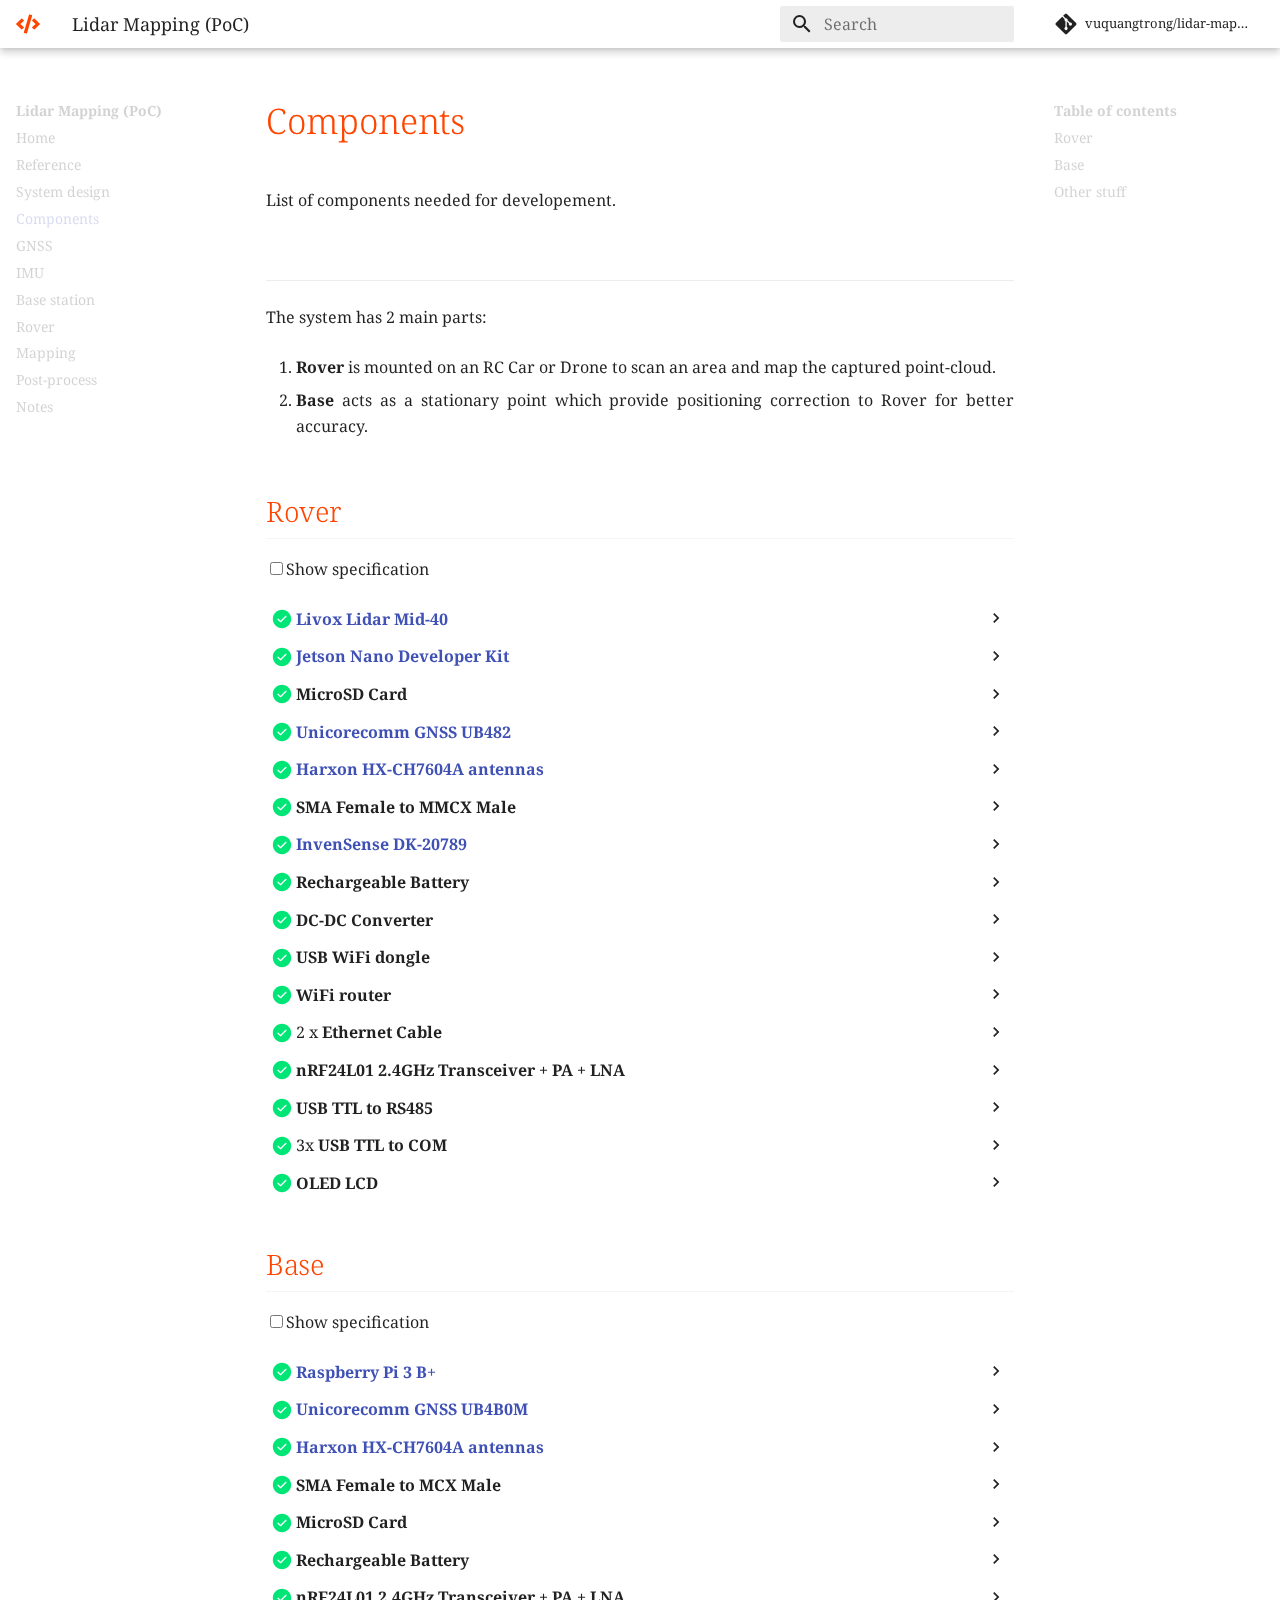
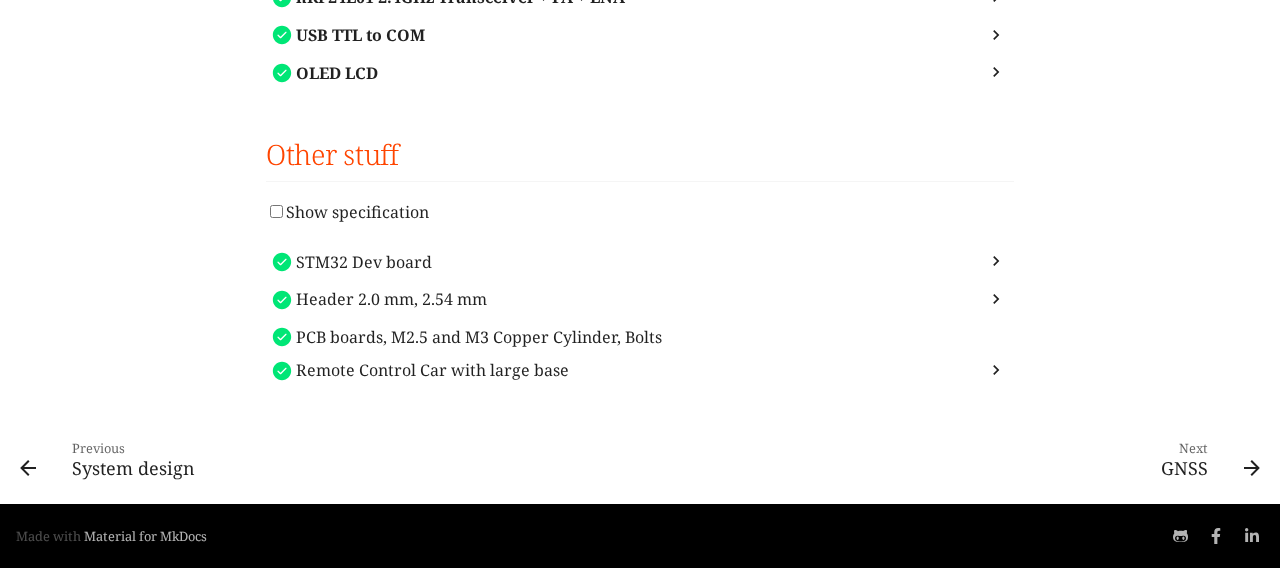
<file: docs/components/index.html>
<!doctype html>
<html lang="en" class="no-js">
  <head>
    
      <meta charset="utf-8">
      <meta name="viewport" content="width=device-width,initial-scale=1">
      
        <meta name="description" content="List of components needed for developement.">
      
      
      
        <meta name="author" content="vqtrong">
      
      
        <link rel="canonical" href="https://www.codeinsideout.com/lidar-mapping-poc/components/">
      
      <link rel="icon" href="../favicon.png">
      <meta name="generator" content="mkdocs-1.2.3, mkdocs-material-7.3.4">
    
    
      
        <title>Components - Lidar Mapping (PoC)</title>
      
    
    
      <link rel="stylesheet" href="../assets/stylesheets/main.db9e7362.min.css">
      
        
        <link rel="stylesheet" href="../assets/stylesheets/palette.3f5d1f46.min.css">
        
          
          
          <meta name="theme-color" content="#ffffff">
        
      
    
    
    
      
        
        <link rel="preconnect" href="https://fonts.gstatic.com" crossorigin>
        <link rel="stylesheet" href="https://fonts.googleapis.com/css?family=Noto+Serif:300,400,400i,700%7CRoboto+Mono&display=fallback">
        <style>:root{--md-text-font-family:"Noto Serif";--md-code-font-family:"Roboto Mono"}</style>
      
    
    
    
      <link rel="stylesheet" href="../assets/view-bigimg.css">
    
      <link rel="stylesheet" href="../assets/extra.css">
    
    
      


    
    
  </head>
  
  
    
    
    
    
    
    <body dir="ltr" data-md-color-scheme="" data-md-color-primary="white" data-md-color-accent="deep-orange">
  
    
    <script>function __prefix(e){return new URL("..",location).pathname+"."+e}function __get(e,t=localStorage){return JSON.parse(t.getItem(__prefix(e)))}</script>
    
    <input class="md-toggle" data-md-toggle="drawer" type="checkbox" id="__drawer" autocomplete="off">
    <input class="md-toggle" data-md-toggle="search" type="checkbox" id="__search" autocomplete="off">
    <label class="md-overlay" for="__drawer"></label>
    <div data-md-component="skip">
      
        
        <a href="#rover" class="md-skip">
          Skip to content
        </a>
      
    </div>
    <div data-md-component="announce">
      
    </div>
    
      

<header class="md-header" data-md-component="header">
  <nav class="md-header__inner md-grid" aria-label="Header">
    <a href=".." title="Lidar Mapping (PoC)" class="md-header__button md-logo" aria-label="Lidar Mapping (PoC)" data-md-component="logo">
      
  
  <svg xmlns="http://www.w3.org/2000/svg" viewBox="0 0 640 512"><path d="m278.9 511.5-61-17.7c-6.4-1.8-10-8.5-8.2-14.9L346.2 8.7c1.8-6.4 8.5-10 14.9-8.2l61 17.7c6.4 1.8 10 8.5 8.2 14.9L293.8 503.3c-1.9 6.4-8.5 10.1-14.9 8.2zm-114-112.2 43.5-46.4c4.6-4.9 4.3-12.7-.8-17.2L117 256l90.6-79.7c5.1-4.5 5.5-12.3.8-17.2l-43.5-46.4c-4.5-4.8-12.1-5.1-17-.5L3.8 247.2c-5.1 4.7-5.1 12.8 0 17.5l144.1 135.1c4.9 4.6 12.5 4.4 17-.5zm327.2.6 144.1-135.1c5.1-4.7 5.1-12.8 0-17.5L492.1 112.1c-4.8-4.5-12.4-4.3-17 .5L431.6 159c-4.6 4.9-4.3 12.7.8 17.2L523 256l-90.6 79.7c-5.1 4.5-5.5 12.3-.8 17.2l43.5 46.4c4.5 4.9 12.1 5.1 17 .6z"/></svg>

    </a>
    <label class="md-header__button md-icon" for="__drawer">
      <svg xmlns="http://www.w3.org/2000/svg" viewBox="0 0 24 24"><path d="M3 6h18v2H3V6m0 5h18v2H3v-2m0 5h18v2H3v-2z"/></svg>
    </label>
    <div class="md-header__title" data-md-component="header-title">
      <div class="md-header__ellipsis">
        <div class="md-header__topic">
          <span class="md-ellipsis">
            Lidar Mapping (PoC)
          </span>
        </div>
        <div class="md-header__topic" data-md-component="header-topic">
          <span class="md-ellipsis">
            
              Components
            
          </span>
        </div>
      </div>
    </div>
    
    
    
      <label class="md-header__button md-icon" for="__search">
        <svg xmlns="http://www.w3.org/2000/svg" viewBox="0 0 24 24"><path d="M9.5 3A6.5 6.5 0 0 1 16 9.5c0 1.61-.59 3.09-1.56 4.23l.27.27h.79l5 5-1.5 1.5-5-5v-.79l-.27-.27A6.516 6.516 0 0 1 9.5 16 6.5 6.5 0 0 1 3 9.5 6.5 6.5 0 0 1 9.5 3m0 2C7 5 5 7 5 9.5S7 14 9.5 14 14 12 14 9.5 12 5 9.5 5z"/></svg>
      </label>
      
<div class="md-search" data-md-component="search" role="dialog">
  <label class="md-search__overlay" for="__search"></label>
  <div class="md-search__inner" role="search">
    <form class="md-search__form" name="search">
      <input type="text" class="md-search__input" name="query" aria-label="Search" placeholder="Search" autocapitalize="off" autocorrect="off" autocomplete="off" spellcheck="false" data-md-component="search-query" required>
      <label class="md-search__icon md-icon" for="__search">
        <svg xmlns="http://www.w3.org/2000/svg" viewBox="0 0 24 24"><path d="M9.5 3A6.5 6.5 0 0 1 16 9.5c0 1.61-.59 3.09-1.56 4.23l.27.27h.79l5 5-1.5 1.5-5-5v-.79l-.27-.27A6.516 6.516 0 0 1 9.5 16 6.5 6.5 0 0 1 3 9.5 6.5 6.5 0 0 1 9.5 3m0 2C7 5 5 7 5 9.5S7 14 9.5 14 14 12 14 9.5 12 5 9.5 5z"/></svg>
        <svg xmlns="http://www.w3.org/2000/svg" viewBox="0 0 24 24"><path d="M20 11v2H8l5.5 5.5-1.42 1.42L4.16 12l7.92-7.92L13.5 5.5 8 11h12z"/></svg>
      </label>
      <nav class="md-search__options" aria-label="Search">
        
          <a href="javascript:void(0)" class="md-search__icon md-icon" aria-label="Share" data-clipboard data-clipboard-text="" data-md-component="search-share" tabindex="-1">
            <svg xmlns="http://www.w3.org/2000/svg" viewBox="0 0 24 24"><path d="M18 16.08c-.76 0-1.44.3-1.96.77L8.91 12.7c.05-.23.09-.46.09-.7 0-.24-.04-.47-.09-.7l7.05-4.11c.54.5 1.25.81 2.04.81a3 3 0 0 0 3-3 3 3 0 0 0-3-3 3 3 0 0 0-3 3c0 .24.04.47.09.7L8.04 9.81C7.5 9.31 6.79 9 6 9a3 3 0 0 0-3 3 3 3 0 0 0 3 3c.79 0 1.5-.31 2.04-.81l7.12 4.15c-.05.21-.08.43-.08.66 0 1.61 1.31 2.91 2.92 2.91 1.61 0 2.92-1.3 2.92-2.91A2.92 2.92 0 0 0 18 16.08z"/></svg>
          </a>
        
        <button type="reset" class="md-search__icon md-icon" aria-label="Clear" tabindex="-1">
          <svg xmlns="http://www.w3.org/2000/svg" viewBox="0 0 24 24"><path d="M19 6.41 17.59 5 12 10.59 6.41 5 5 6.41 10.59 12 5 17.59 6.41 19 12 13.41 17.59 19 19 17.59 13.41 12 19 6.41z"/></svg>
        </button>
      </nav>
      
        <div class="md-search__suggest" data-md-component="search-suggest"></div>
      
    </form>
    <div class="md-search__output">
      <div class="md-search__scrollwrap" data-md-scrollfix>
        <div class="md-search-result" data-md-component="search-result">
          <div class="md-search-result__meta">
            Initializing search
          </div>
          <ol class="md-search-result__list"></ol>
        </div>
      </div>
    </div>
  </div>
</div>
    
    
      <div class="md-header__source">
        
<a href="https://github.com/vuquangtrong/lidar-mapping-poc/" title="Go to repository" class="md-source" data-md-component="source">
  <div class="md-source__icon md-icon">
    
    <svg xmlns="http://www.w3.org/2000/svg" viewBox="0 0 448 512"><path d="M439.55 236.05 244 40.45a28.87 28.87 0 0 0-40.81 0l-40.66 40.63 51.52 51.52c27.06-9.14 52.68 16.77 43.39 43.68l49.66 49.66c34.23-11.8 61.18 31 35.47 56.69-26.49 26.49-70.21-2.87-56-37.34L240.22 199v121.85c25.3 12.54 22.26 41.85 9.08 55a34.34 34.34 0 0 1-48.55 0c-17.57-17.6-11.07-46.91 11.25-56v-123c-20.8-8.51-24.6-30.74-18.64-45L142.57 101 8.45 235.14a28.86 28.86 0 0 0 0 40.81l195.61 195.6a28.86 28.86 0 0 0 40.8 0l194.69-194.69a28.86 28.86 0 0 0 0-40.81z"/></svg>
  </div>
  <div class="md-source__repository">
    vuquangtrong/lidar-mapping-poc
  </div>
</a>
      </div>
    
  </nav>
  
</header>
    
    <div class="md-container" data-md-component="container">
      
      
        
          
        
      
      <main class="md-main" data-md-component="main">
        <div class="md-main__inner md-grid">
          
            
              
              <div class="md-sidebar md-sidebar--primary" data-md-component="sidebar" data-md-type="navigation" >
                <div class="md-sidebar__scrollwrap">
                  <div class="md-sidebar__inner">
                    


<nav class="md-nav md-nav--primary" aria-label="Navigation" data-md-level="0">
  <label class="md-nav__title" for="__drawer">
    <a href=".." title="Lidar Mapping (PoC)" class="md-nav__button md-logo" aria-label="Lidar Mapping (PoC)" data-md-component="logo">
      
  
  <svg xmlns="http://www.w3.org/2000/svg" viewBox="0 0 640 512"><path d="m278.9 511.5-61-17.7c-6.4-1.8-10-8.5-8.2-14.9L346.2 8.7c1.8-6.4 8.5-10 14.9-8.2l61 17.7c6.4 1.8 10 8.5 8.2 14.9L293.8 503.3c-1.9 6.4-8.5 10.1-14.9 8.2zm-114-112.2 43.5-46.4c4.6-4.9 4.3-12.7-.8-17.2L117 256l90.6-79.7c5.1-4.5 5.5-12.3.8-17.2l-43.5-46.4c-4.5-4.8-12.1-5.1-17-.5L3.8 247.2c-5.1 4.7-5.1 12.8 0 17.5l144.1 135.1c4.9 4.6 12.5 4.4 17-.5zm327.2.6 144.1-135.1c5.1-4.7 5.1-12.8 0-17.5L492.1 112.1c-4.8-4.5-12.4-4.3-17 .5L431.6 159c-4.6 4.9-4.3 12.7.8 17.2L523 256l-90.6 79.7c-5.1 4.5-5.5 12.3-.8 17.2l43.5 46.4c4.5 4.9 12.1 5.1 17 .6z"/></svg>

    </a>
    Lidar Mapping (PoC)
  </label>
  
    <div class="md-nav__source">
      
<a href="https://github.com/vuquangtrong/lidar-mapping-poc/" title="Go to repository" class="md-source" data-md-component="source">
  <div class="md-source__icon md-icon">
    
    <svg xmlns="http://www.w3.org/2000/svg" viewBox="0 0 448 512"><path d="M439.55 236.05 244 40.45a28.87 28.87 0 0 0-40.81 0l-40.66 40.63 51.52 51.52c27.06-9.14 52.68 16.77 43.39 43.68l49.66 49.66c34.23-11.8 61.18 31 35.47 56.69-26.49 26.49-70.21-2.87-56-37.34L240.22 199v121.85c25.3 12.54 22.26 41.85 9.08 55a34.34 34.34 0 0 1-48.55 0c-17.57-17.6-11.07-46.91 11.25-56v-123c-20.8-8.51-24.6-30.74-18.64-45L142.57 101 8.45 235.14a28.86 28.86 0 0 0 0 40.81l195.61 195.6a28.86 28.86 0 0 0 40.8 0l194.69-194.69a28.86 28.86 0 0 0 0-40.81z"/></svg>
  </div>
  <div class="md-source__repository">
    vuquangtrong/lidar-mapping-poc
  </div>
</a>
    </div>
  
  <ul class="md-nav__list" data-md-scrollfix>
    
      
      
      

  
  
  
    <li class="md-nav__item">
      <a href=".." class="md-nav__link">
        Home
      </a>
    </li>
  

    
      
      
      

  
  
  
    <li class="md-nav__item">
      <a href="../reference/" class="md-nav__link">
        Reference
      </a>
    </li>
  

    
      
      
      

  
  
  
    <li class="md-nav__item">
      <a href="../design/" class="md-nav__link">
        System design
      </a>
    </li>
  

    
      
      
      

  
  
    
  
  
    <li class="md-nav__item md-nav__item--active">
      
      <input class="md-nav__toggle md-toggle" data-md-toggle="toc" type="checkbox" id="__toc">
      
      
      
        <label class="md-nav__link md-nav__link--active" for="__toc">
          Components
          <span class="md-nav__icon md-icon"></span>
        </label>
      
      <a href="./" class="md-nav__link md-nav__link--active">
        Components
      </a>
      
        
<nav class="md-nav md-nav--secondary" aria-label="Table of contents">
  
  
  
  
    <label class="md-nav__title" for="__toc">
      <span class="md-nav__icon md-icon"></span>
      Table of contents
    </label>
    <ul class="md-nav__list" data-md-component="toc" data-md-scrollfix>
      
        <li class="md-nav__item">
  <a href="#rover" class="md-nav__link">
    Rover
  </a>
  
</li>
      
        <li class="md-nav__item">
  <a href="#base" class="md-nav__link">
    Base
  </a>
  
</li>
      
        <li class="md-nav__item">
  <a href="#other-stuff" class="md-nav__link">
    Other stuff
  </a>
  
</li>
      
    </ul>
  
</nav>
      
    </li>
  

    
      
      
      

  
  
  
    <li class="md-nav__item">
      <a href="../gnss/" class="md-nav__link">
        GNSS
      </a>
    </li>
  

    
      
      
      

  
  
  
    <li class="md-nav__item">
      <a href="../imu/" class="md-nav__link">
        IMU
      </a>
    </li>
  

    
      
      
      

  
  
  
    <li class="md-nav__item">
      <a href="../base/" class="md-nav__link">
        Base station
      </a>
    </li>
  

    
      
      
      

  
  
  
    <li class="md-nav__item">
      <a href="../rover/" class="md-nav__link">
        Rover
      </a>
    </li>
  

    
      
      
      

  
  
  
    <li class="md-nav__item">
      <a href="../mapping/" class="md-nav__link">
        Mapping
      </a>
    </li>
  

    
      
      
      

  
  
  
    <li class="md-nav__item">
      <a href="../post-process/" class="md-nav__link">
        Post-process
      </a>
    </li>
  

    
      
      
      

  
  
  
    <li class="md-nav__item">
      <a href="../notes/" class="md-nav__link">
        Notes
      </a>
    </li>
  

    
  </ul>
</nav>
                  </div>
                </div>
              </div>
            
            
              
              <div class="md-sidebar md-sidebar--secondary" data-md-component="sidebar" data-md-type="toc" >
                <div class="md-sidebar__scrollwrap">
                  <div class="md-sidebar__inner">
                    
<nav class="md-nav md-nav--secondary" aria-label="Table of contents">
  
  
  
  
    <label class="md-nav__title" for="__toc">
      <span class="md-nav__icon md-icon"></span>
      Table of contents
    </label>
    <ul class="md-nav__list" data-md-component="toc" data-md-scrollfix>
      
        <li class="md-nav__item">
  <a href="#rover" class="md-nav__link">
    Rover
  </a>
  
</li>
      
        <li class="md-nav__item">
  <a href="#base" class="md-nav__link">
    Base
  </a>
  
</li>
      
        <li class="md-nav__item">
  <a href="#other-stuff" class="md-nav__link">
    Other stuff
  </a>
  
</li>
      
    </ul>
  
</nav>
                  </div>
                </div>
              </div>
            
          
          <div class="md-content" data-md-component="content">
            <article class="md-content__inner md-typeset">
              
    
        <h1 class="page-title">Components</h1>
        <p class="page-description">List of components needed for developement.</p>
        <br>
        <hr>
        <style>
    .md-typeset .admonition.specs,
    .md-typeset details.specs {
        margin: -2rem 0 0 -1.2rem;
    }
    .md-typeset .admonition.specs > .admonition-title::before,
    .md-typeset details.specs > summary::before{
        visibility: hidden;
    }
</style>

<p>The system has 2 main parts:</p>
<ol>
<li>
<p><strong>Rover</strong> is mounted on an RC Car or Drone to scan an area and map the captured point-cloud.</p>
</li>
<li>
<p><strong>Base</strong> acts as a stationary point which provide positioning correction to Rover for better accuracy.</p>
</li>
</ol>
<script>
var expanded = false;
function toggleDetails() {
  expanded = !expanded;
  self.checked = expanded;
  var d = document.getElementsByTagName("details");
  Array.from(d).forEach( function(obj, idx) {
      obj.open = expanded;
  });
  var i = document.querySelectorAll("input.specs");
  console.log(i)
  Array.from(i).forEach( function(obj, idx) {
      obj.checked = expanded;
  });
}
</script>

<h2 id="rover">Rover<a class="headerlink" href="#rover" title="Permanent link">⚓︎</a></h2>
<p><label><input type="checkbox" class="specs" onclick="toggleDetails()">Show specification</input></label></p>
<ul class="task-list">
<li class="task-list-item">
<p><label class="task-list-control"><input type="checkbox" disabled checked/><span class="task-list-indicator"></span></label> <a href="https://www.livoxtech.com/mid-40-and-mid-100"><strong>Livox Lidar Mid-40</strong></a></p>
<details class="specs"><summary></summary><ul>
<li>100,000 points per second</li>
<li>POV: 38.4° circular</li>
<li>Upto 260m @ 80% reflectivity</li>
<li>Livox Converter <strong>1.0</strong>: Power, Ethernet, Sync RS485.
    &gt; It's better to get Converter 2.0</li>
</ul>
</details>
</li>
<li class="task-list-item">
<p><label class="task-list-control"><input type="checkbox" disabled checked/><span class="task-list-indicator"></span></label> <a href="https://developer.nvidia.com/embedded/jetson-nano-developer-kit"><strong>Jetson Nano Developer Kit</strong></a></p>
<details class="specs"><summary></summary><ul>
<li>CPU Quad-core ARM A57 @ 1.43 GHz</li>
<li>GPU 128-core Maxwell</li>
<li>RAM 4 GB 64-bit LPDDR4 25.6 GB/s</li>
<li>Gigabit Ethernet, M.2 Key E</li>
<li>4x USB 3.0, USB 2.0 Micro-B</li>
<li>GPIO, I2C, I2S, SPI, UARTs</li>
</ul>
</details>
</li>
<li class="task-list-item">
<p><label class="task-list-control"><input type="checkbox" disabled checked/><span class="task-list-indicator"></span></label> <strong>MicroSD Card</strong></p>
<details class="specs"><summary></summary><blockquote>
<p>Should have at least 32 GB at high speed (V30) for saving point louds</p>
</blockquote>
<ul>
<li>Sandisk Ultra 16 GB, class 10, SDHC I</li>
</ul>
</details>
</li>
<li class="task-list-item">
<p><label class="task-list-control"><input type="checkbox" disabled checked/><span class="task-list-indicator"></span></label> <a href="https://en.unicorecomm.com/products/detail/3"><strong>Unicorecomm GNSS UB482</strong></a></p>
<details class="specs"><summary></summary><ul>
<li>GPS L1/L2 + BDS B1/B2 + GLONASS L1/ L2 + Galileo E1/E5b + QZSS L1/L2</li>
<li>Two antennas, support heading</li>
<li>20 Hz data output rate</li>
<li>Ethernet, serial port, SPI, 1PPS</li>
</ul>
</details>
</li>
<li class="task-list-item">
<p><label class="task-list-control"><input type="checkbox" disabled checked/><span class="task-list-indicator"></span></label> <a href="https://en.harxon.com/products.php?CateId=41"><strong>Harxon HX-CH7604A antennas</strong></a></p>
<details class="specs"><summary></summary><ul>
<li>All-constellation Multi-frequency L1/L2, G1/G2, E1, B1/B2/B3</li>
</ul>
</details>
</li>
<li class="task-list-item">
<p><label class="task-list-control"><input type="checkbox" disabled checked/><span class="task-list-indicator"></span></label> <strong>SMA Female to MMCX Male</strong></p>
<details class="specs"><summary></summary><blockquote>
<p>UB482 has <strong>MMCX</strong> (Mini-MCX) Female connector<br />
HX-CH7604A has SMA Male connector</p>
</blockquote>
</details>
</li>
<li class="task-list-item">
<p><label class="task-list-control"><input type="checkbox" disabled checked/><span class="task-list-indicator"></span></label> <a href="https://invensense.tdk.com/products/dk-20789/"><strong>InvenSense DK-20789</strong></a></p>
<details class="specs"><summary></summary><ul>
<li>7-axis motion sensor</li>
<li>Embedded Microchip G55 MCU and debugger</li>
<li>Embedded Motion Drivers</li>
</ul>
</details>
</li>
<li class="task-list-item">
<p><label class="task-list-control"><input type="checkbox" disabled checked/><span class="task-list-indicator"></span></label> <strong>Rechargeable Battery</strong></p>
<details class="specs"><summary></summary><ul>
<li>16V with 2000 mAh</li>
<li>Peak current at 4 A</li>
</ul>
</details>
</li>
<li class="task-list-item">
<p><label class="task-list-control"><input type="checkbox" disabled checked/><span class="task-list-indicator"></span></label> <strong>DC-DC Converter</strong></p>
<details class="specs"><summary></summary><ul>
<li>Except Lidar, all other boards use 5V</li>
<li>Peak current at 4 A</li>
</ul>
</details>
</li>
<li class="task-list-item">
<p><label class="task-list-control"><input type="checkbox" disabled checked/><span class="task-list-indicator"></span></label> <strong>USB WiFi dongle</strong></p>
<details class="specs"><summary></summary><blockquote>
<p>TP-Link WN725N</p>
</blockquote>
<ul>
<li>150Mbps 802.11b/g/n, Internal antenna</li>
<li>Ad-Hoc / Infrastructure Mode</li>
</ul>
</details>
</li>
<li class="task-list-item">
<p><label class="task-list-control"><input type="checkbox" disabled checked/><span class="task-list-indicator"></span></label> <strong>WiFi router</strong></p>
<details class="specs"><summary></summary><blockquote>
<p>No need this component if using a USB WiFi dongle connected to the Jetson board, and Lidar is connected directly with it.</p>
</blockquote>
<ul>
<li>4-port LAN</li>
</ul>
</details>
</li>
<li class="task-list-item">
<p><label class="task-list-control"><input type="checkbox" disabled checked/><span class="task-list-indicator"></span></label> 2 x <strong>Ethernet Cable</strong></p>
<details class="specs"><summary></summary><ul>
<li>Either connect Lidar to the Router or connect to the Jetson board directly after setting up static IPs on both sides</li>
</ul>
</details>
</li>
<li class="task-list-item">
<p><label class="task-list-control"><input type="checkbox" disabled checked/><span class="task-list-indicator"></span></label> <strong>nRF24L01 2.4GHz Transceiver + PA + LNA</strong></p>
<details class="specs"><summary></summary><ul>
<li>ISM 2.4GHz, 126 Channels GFSK</li>
<li>250kbps, 1Mbps và 2Mbps</li>
<li>SPI interface to host MCU</li>
<li>PA + LNA for upto 1 Km range</li>
</ul>
</details>
</li>
<li class="task-list-item">
<p><label class="task-list-control"><input type="checkbox" disabled checked/><span class="task-list-indicator"></span></label> <strong>USB TTL to RS485</strong></p>
<details class="specs"><summary></summary><blockquote>
<p>No need this component if using Livox Converter <strong>2.0</strong></p>
</blockquote>
<ul>
<li>5V operation, differential voltage &gt;= 200 mV</li>
</ul>
</details>
</li>
<li class="task-list-item">
<p><label class="task-list-control"><input type="checkbox" disabled checked/><span class="task-list-indicator"></span></label> 3x <strong>USB TTL to COM</strong></p>
<details class="specs"><summary></summary><blockquote>
<p>No need this component if using on-board UARTs port after reconfiguring OS kernel</p>
</blockquote>
<ul>
<li>3.3V/ 5V to USB COM</li>
</ul>
</details>
</li>
<li class="task-list-item">
<p><label class="task-list-control"><input type="checkbox" disabled checked/><span class="task-list-indicator"></span></label> <strong>OLED LCD</strong></p>
<details class="specs"><summary></summary><blockquote>
<p>Show system status without connecting to PC via WiFi</p>
</blockquote>
<ul>
<li>128x64 Monochrome</li>
<li>I2C interface</li>
</ul>
</details>
</li>
</ul>
<h2 id="base">Base<a class="headerlink" href="#base" title="Permanent link">⚓︎</a></h2>
<p><label><input type="checkbox" class="specs" onclick="toggleDetails()">Show specification</input></label></p>
<ul class="task-list">
<li class="task-list-item">
<p><label class="task-list-control"><input type="checkbox" disabled checked/><span class="task-list-indicator"></span></label> <a href="https://www.raspberrypi.org/products/raspberry-pi-3-model-b-plus/"><strong>Raspberry Pi 3 B+</strong></a></p>
<details class="specs"><summary></summary><blockquote>
<p>This can be repalaced by a MCU as Base only needs to log data and transmit RTCM3 messages</p>
</blockquote>
<ul>
<li>Broadcom BCM2837B0, Cortex-A53 (ARMv8) 64-bit SoC @ 1.4GHz</li>
<li>1GB LPDDR2 SDRAM</li>
<li>2.4GHz and 5GHz IEEE 802.11.b/g/n/ac wireless LAN, Bluetooth 4.2, BLE</li>
<li>Gigabit Ethernet over USB 2.0</li>
<li>4 USB 2.0 ports</li>
<li>GPIO, I2C, I2S, SPI, UARTs</li>
</ul>
</details>
</li>
<li class="task-list-item">
<p><label class="task-list-control"><input type="checkbox" disabled checked/><span class="task-list-indicator"></span></label> <a href="https://en.unicorecomm.com/products/detail/1"><strong>Unicorecomm GNSS UB4B0M</strong></a></p>
<details class="specs"><summary></summary><blockquote>
<p>Should cover the same constellation system of the Rover</p>
</blockquote>
<ul>
<li>GPS L1/L2/L5 + BDS B1/B2/B3 + GLONASS L1/L2 + Galileo E1/E5a/E5b+ QZSS L1/L2/L5</li>
<li>UARTs, 1PPS</li>
<li>Onboard MEMS integrated navigation ??</li>
</ul>
</details>
</li>
<li class="task-list-item">
<p><label class="task-list-control"><input type="checkbox" disabled checked/><span class="task-list-indicator"></span></label> <a href="https://en.harxon.com/products.php?CateId=41"><strong>Harxon HX-CH7604A antennas</strong></a></p>
<details class="specs"><summary></summary><ul>
<li>All-constellation Multi-frequency L1/L2, G1/G2, E1, B1/B2/B3</li>
</ul>
</details>
</li>
<li class="task-list-item">
<p><label class="task-list-control"><input type="checkbox" disabled checked/><span class="task-list-indicator"></span></label> <strong>SMA Female to MCX Male</strong></p>
<details class="specs"><summary></summary><blockquote>
<p>UB4B0M has <strong>MCX</strong> Female connector<br />
HX-CH7604A has SMA Male connector</p>
</blockquote>
</details>
</li>
<li class="task-list-item">
<p><label class="task-list-control"><input type="checkbox" disabled checked/><span class="task-list-indicator"></span></label> <strong>MicroSD Card</strong></p>
<details class="specs"><summary></summary><ul>
<li>Sandisk Ultra 16 GB, class 10, SDHC I</li>
</ul>
</details>
</li>
<li class="task-list-item">
<p><label class="task-list-control"><input type="checkbox" disabled checked/><span class="task-list-indicator"></span></label> <strong>Rechargeable Battery</strong></p>
<details class="specs"><summary></summary><ul>
<li>5V with 2000 mAh</li>
<li>Peak current at 2 A</li>
</ul>
</details>
</li>
<li class="task-list-item">
<p><label class="task-list-control"><input type="checkbox" disabled checked/><span class="task-list-indicator"></span></label> <strong>nRF24L01 2.4GHz Transceiver + PA + LNA</strong></p>
<details class="specs"><summary></summary><ul>
<li>ISM 2.4GHz, 126 Channels GFSK</li>
<li>250kbps, 1Mbps và 2Mbps</li>
<li>SPI interface to host MCU</li>
<li>PA + LNA for upto 1 Km range</li>
</ul>
</details>
</li>
<li class="task-list-item">
<p><label class="task-list-control"><input type="checkbox" disabled checked/><span class="task-list-indicator"></span></label> <strong>USB TTL to COM</strong></p>
<details class="specs"><summary></summary><blockquote>
<p>No need this component if using on-board UARTs port after reconfiguring OS kernel</p>
</blockquote>
<ul>
<li>3.3V/ 5V to USB COM</li>
</ul>
</details>
</li>
<li class="task-list-item">
<p><label class="task-list-control"><input type="checkbox" disabled checked/><span class="task-list-indicator"></span></label> <strong>OLED LCD</strong></p>
<details class="specs"><summary></summary><blockquote>
<p>Show system status without connecting to PC via WiFi</p>
</blockquote>
<ul>
<li>128x64 Monochrome</li>
<li>I2C interface</li>
</ul>
</details>
</li>
</ul>
<h2 id="other-stuff">Other stuff<a class="headerlink" href="#other-stuff" title="Permanent link">⚓︎</a></h2>
<p><label><input type="checkbox" class="specs" onclick="toggleDetails()">Show specification</input></label></p>
<ul class="task-list">
<li class="task-list-item">
<p><label class="task-list-control"><input type="checkbox" disabled checked/><span class="task-list-indicator"></span></label> STM32 Dev board</p>
<details class="specs"><summary></summary><ul>
<li>Emulate GNSS data when GPS is not available (in house, or cloudy days)</li>
</ul>
</details>
</li>
<li class="task-list-item">
<p><label class="task-list-control"><input type="checkbox" disabled checked/><span class="task-list-indicator"></span></label> Header 2.0 mm, 2.54 mm</p>
<details class="specs"><summary></summary><ul>
<li>Unicorecomm GNSS modules use headers at 2.0 mm pitch</li>
<li>Jetson and Pi modules use headers at 2.54 mm pitch</li>
</ul>
</details>
</li>
<li class="task-list-item">
<p><label class="task-list-control"><input type="checkbox" disabled checked/><span class="task-list-indicator"></span></label> PCB boards, M2.5 and M3 Copper Cylinder, Bolts</p>
</li>
<li class="task-list-item">
<p><label class="task-list-control"><input type="checkbox" disabled checked/><span class="task-list-indicator"></span></label> Remote Control Car with large base</p>
<details class="specs"><summary></summary><blockquote>
<p>Mount Rover on the car for testing</p>
</blockquote>
</details>
</li>
</ul>
    

              
                


              
            </article>
          </div>
        </div>
        
          <a href="#" class="md-top md-icon" data-md-component="top" data-md-state="hidden">
            <svg xmlns="http://www.w3.org/2000/svg" viewBox="0 0 24 24"><path d="M13 20h-2V8l-5.5 5.5-1.42-1.42L12 4.16l7.92 7.92-1.42 1.42L13 8v12z"/></svg>
            Back to top
          </a>
        
      </main>
      
        
<footer class="md-footer">
  
    <nav class="md-footer__inner md-grid" aria-label="Footer">
      
        
        <a href="../design/" class="md-footer__link md-footer__link--prev" aria-label="Previous: System design" rel="prev">
          <div class="md-footer__button md-icon">
            <svg xmlns="http://www.w3.org/2000/svg" viewBox="0 0 24 24"><path d="M20 11v2H8l5.5 5.5-1.42 1.42L4.16 12l7.92-7.92L13.5 5.5 8 11h12z"/></svg>
          </div>
          <div class="md-footer__title">
            <div class="md-ellipsis">
              <span class="md-footer__direction">
                Previous
              </span>
              System design
            </div>
          </div>
        </a>
      
      
        
        <a href="../gnss/" class="md-footer__link md-footer__link--next" aria-label="Next: GNSS" rel="next">
          <div class="md-footer__title">
            <div class="md-ellipsis">
              <span class="md-footer__direction">
                Next
              </span>
              GNSS
            </div>
          </div>
          <div class="md-footer__button md-icon">
            <svg xmlns="http://www.w3.org/2000/svg" viewBox="0 0 24 24"><path d="M4 11v2h12l-5.5 5.5 1.42 1.42L19.84 12l-7.92-7.92L10.5 5.5 16 11H4z"/></svg>
          </div>
        </a>
      
    </nav>
  
  <div class="md-footer-meta md-typeset">
    <div class="md-footer-meta__inner md-grid">
      <div class="md-footer-copyright">
        
        
          Made with
          <a href="https://squidfunk.github.io/mkdocs-material/" target="_blank" rel="noopener">
            Material for MkDocs
          </a>
        
        
      </div>
      
  <div class="md-footer-social">
    
      
      
      <a href="https://github.com/vuquangtrong" target="_blank" rel="noopener" title="vuquangtrong" class="md-footer-social__link">
        <svg xmlns="http://www.w3.org/2000/svg" viewBox="0 0 480 512"><path d="M186.1 328.7c0 20.9-10.9 55.1-36.7 55.1s-36.7-34.2-36.7-55.1 10.9-55.1 36.7-55.1 36.7 34.2 36.7 55.1zM480 278.2c0 31.9-3.2 65.7-17.5 95-37.9 76.6-142.1 74.8-216.7 74.8-75.8 0-186.2 2.7-225.6-74.8-14.6-29-20.2-63.1-20.2-95 0-41.9 13.9-81.5 41.5-113.6-5.2-15.8-7.7-32.4-7.7-48.8 0-21.5 4.9-32.3 14.6-51.8 45.3 0 74.3 9 108.8 36 29-6.9 58.8-10 88.7-10 27 0 54.2 2.9 80.4 9.2 34-26.7 63-35.2 107.8-35.2 9.8 19.5 14.6 30.3 14.6 51.8 0 16.4-2.6 32.7-7.7 48.2 27.5 32.4 39 72.3 39 114.2zm-64.3 50.5c0-43.9-26.7-82.6-73.5-82.6-18.9 0-37 3.4-56 6-14.9 2.3-29.8 3.2-45.1 3.2-15.2 0-30.1-.9-45.1-3.2-18.7-2.6-37-6-56-6-46.8 0-73.5 38.7-73.5 82.6 0 87.8 80.4 101.3 150.4 101.3h48.2c70.3 0 150.6-13.4 150.6-101.3zm-82.6-55.1c-25.8 0-36.7 34.2-36.7 55.1s10.9 55.1 36.7 55.1 36.7-34.2 36.7-55.1-10.9-55.1-36.7-55.1z"/></svg>
      </a>
    
      
      
      <a href="https://facebook.com/trongvq" target="_blank" rel="noopener" title="trongvq" class="md-footer-social__link">
        <svg xmlns="http://www.w3.org/2000/svg" viewBox="0 0 320 512"><path d="m279.14 288 14.22-92.66h-88.91v-60.13c0-25.35 12.42-50.06 52.24-50.06h40.42V6.26S260.43 0 225.36 0c-73.22 0-121.08 44.38-121.08 124.72v70.62H22.89V288h81.39v224h100.17V288z"/></svg>
      </a>
    
      
      
      <a href="https://www.linkedin.com/in/vqtrong" target="_blank" rel="noopener" title="vqtrong" class="md-footer-social__link">
        <svg xmlns="http://www.w3.org/2000/svg" viewBox="0 0 448 512"><path d="M100.28 448H7.4V148.9h92.88zM53.79 108.1C24.09 108.1 0 83.5 0 53.8a53.79 53.79 0 0 1 107.58 0c0 29.7-24.1 54.3-53.79 54.3zM447.9 448h-92.68V302.4c0-34.7-.7-79.2-48.29-79.2-48.29 0-55.69 37.7-55.69 76.7V448h-92.78V148.9h89.08v40.8h1.3c12.4-23.5 42.69-48.3 87.88-48.3 94 0 111.28 61.9 111.28 142.3V448z"/></svg>
      </a>
    
  </div>

    </div>
  </div>
</footer>
      
    </div>
    <div class="md-dialog" data-md-component="dialog">
      <div class="md-dialog__inner md-typeset"></div>
    </div>
    <script id="__config" type="application/json">{"base": "..", "features": ["navigation.top", "header.autohide", "search.suggest", "search.highlight", "search.share"], "translations": {"clipboard.copy": "Copy to clipboard", "clipboard.copied": "Copied to clipboard", "search.config.lang": "en", "search.config.pipeline": "trimmer, stopWordFilter", "search.config.separator": "[\\s\\-]+", "search.placeholder": "Search", "search.result.placeholder": "Type to start searching", "search.result.none": "No matching documents", "search.result.one": "1 matching document", "search.result.other": "# matching documents", "search.result.more.one": "1 more on this page", "search.result.more.other": "# more on this page", "search.result.term.missing": "Missing", "select.version.title": "Select version"}, "search": "../assets/javascripts/workers/search.8397ff9e.min.js", "version": null}</script>
    
    
      <script src="../assets/javascripts/bundle.1e84347e.min.js"></script>
      
        <script src="../assets/view-bigimg.js"></script>
      
        <script src="../assets/extra.js"></script>
      
    
  </body>
</html>
</file>
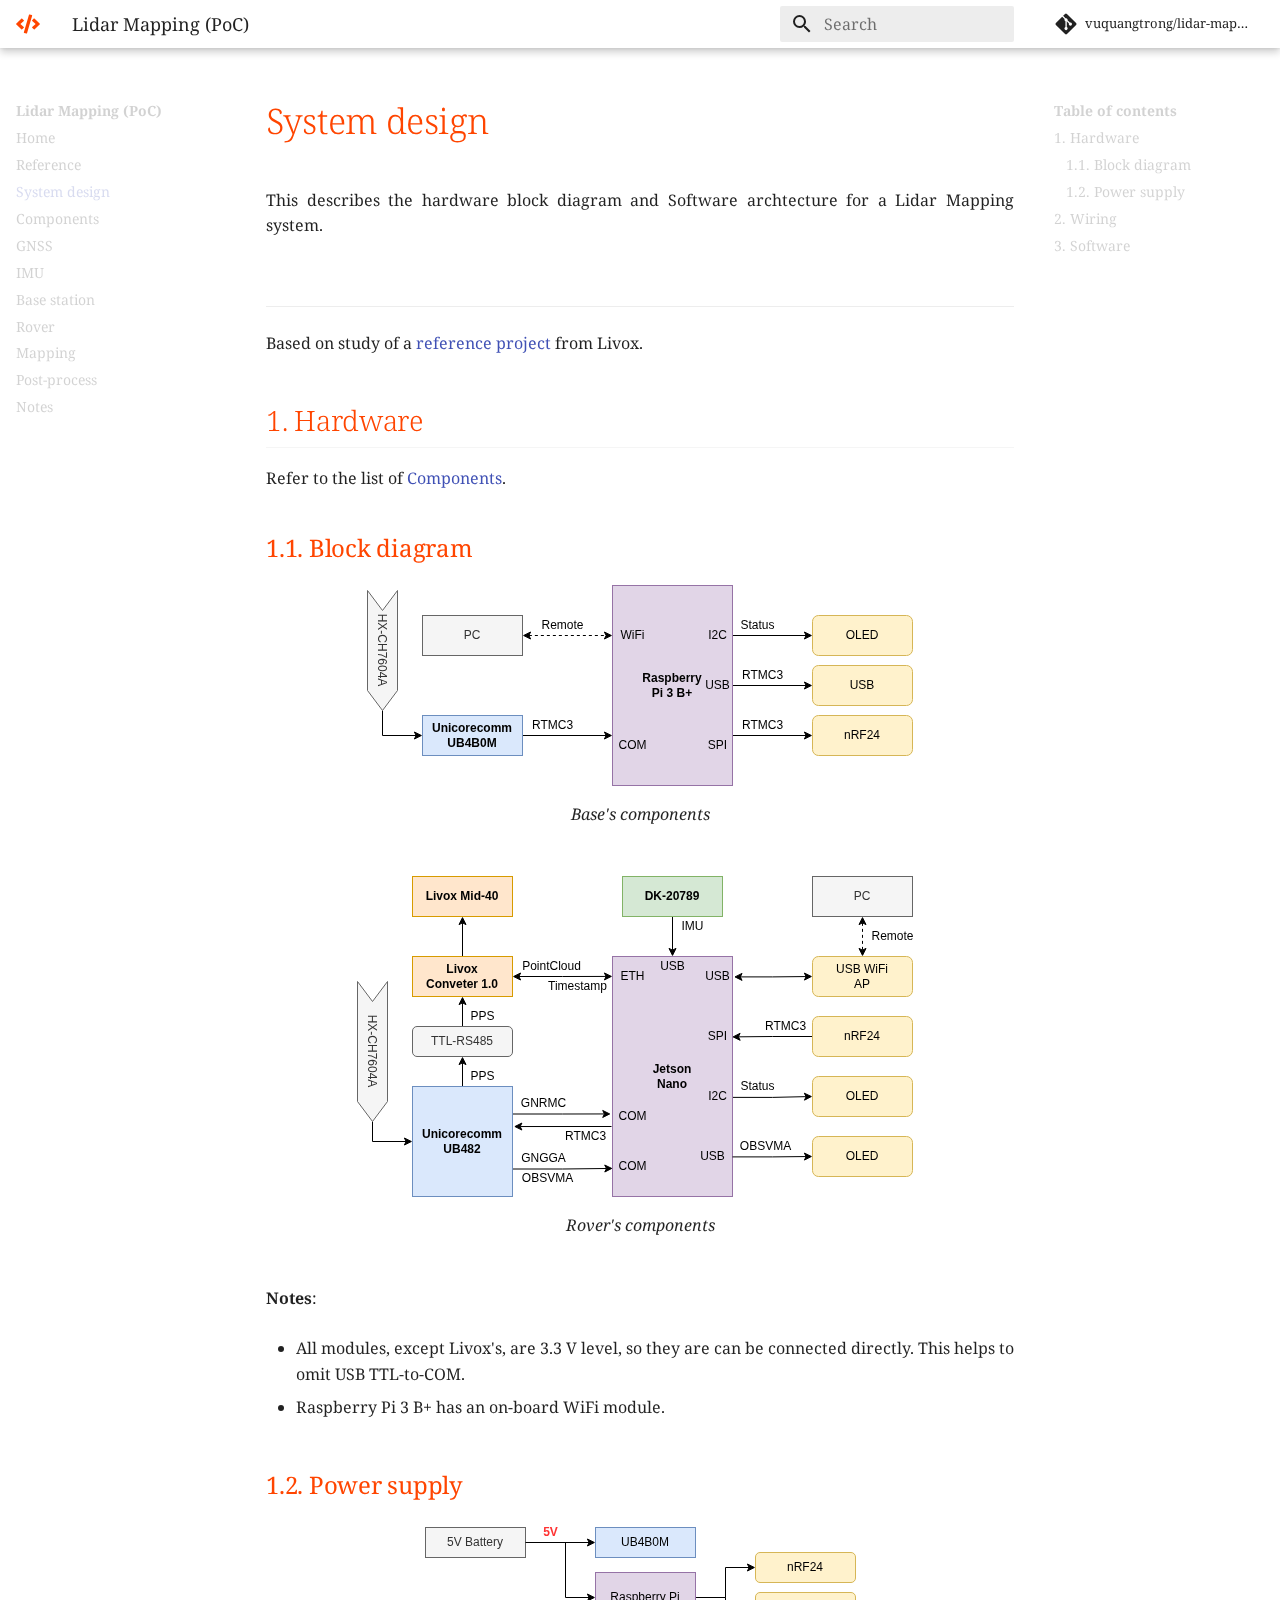
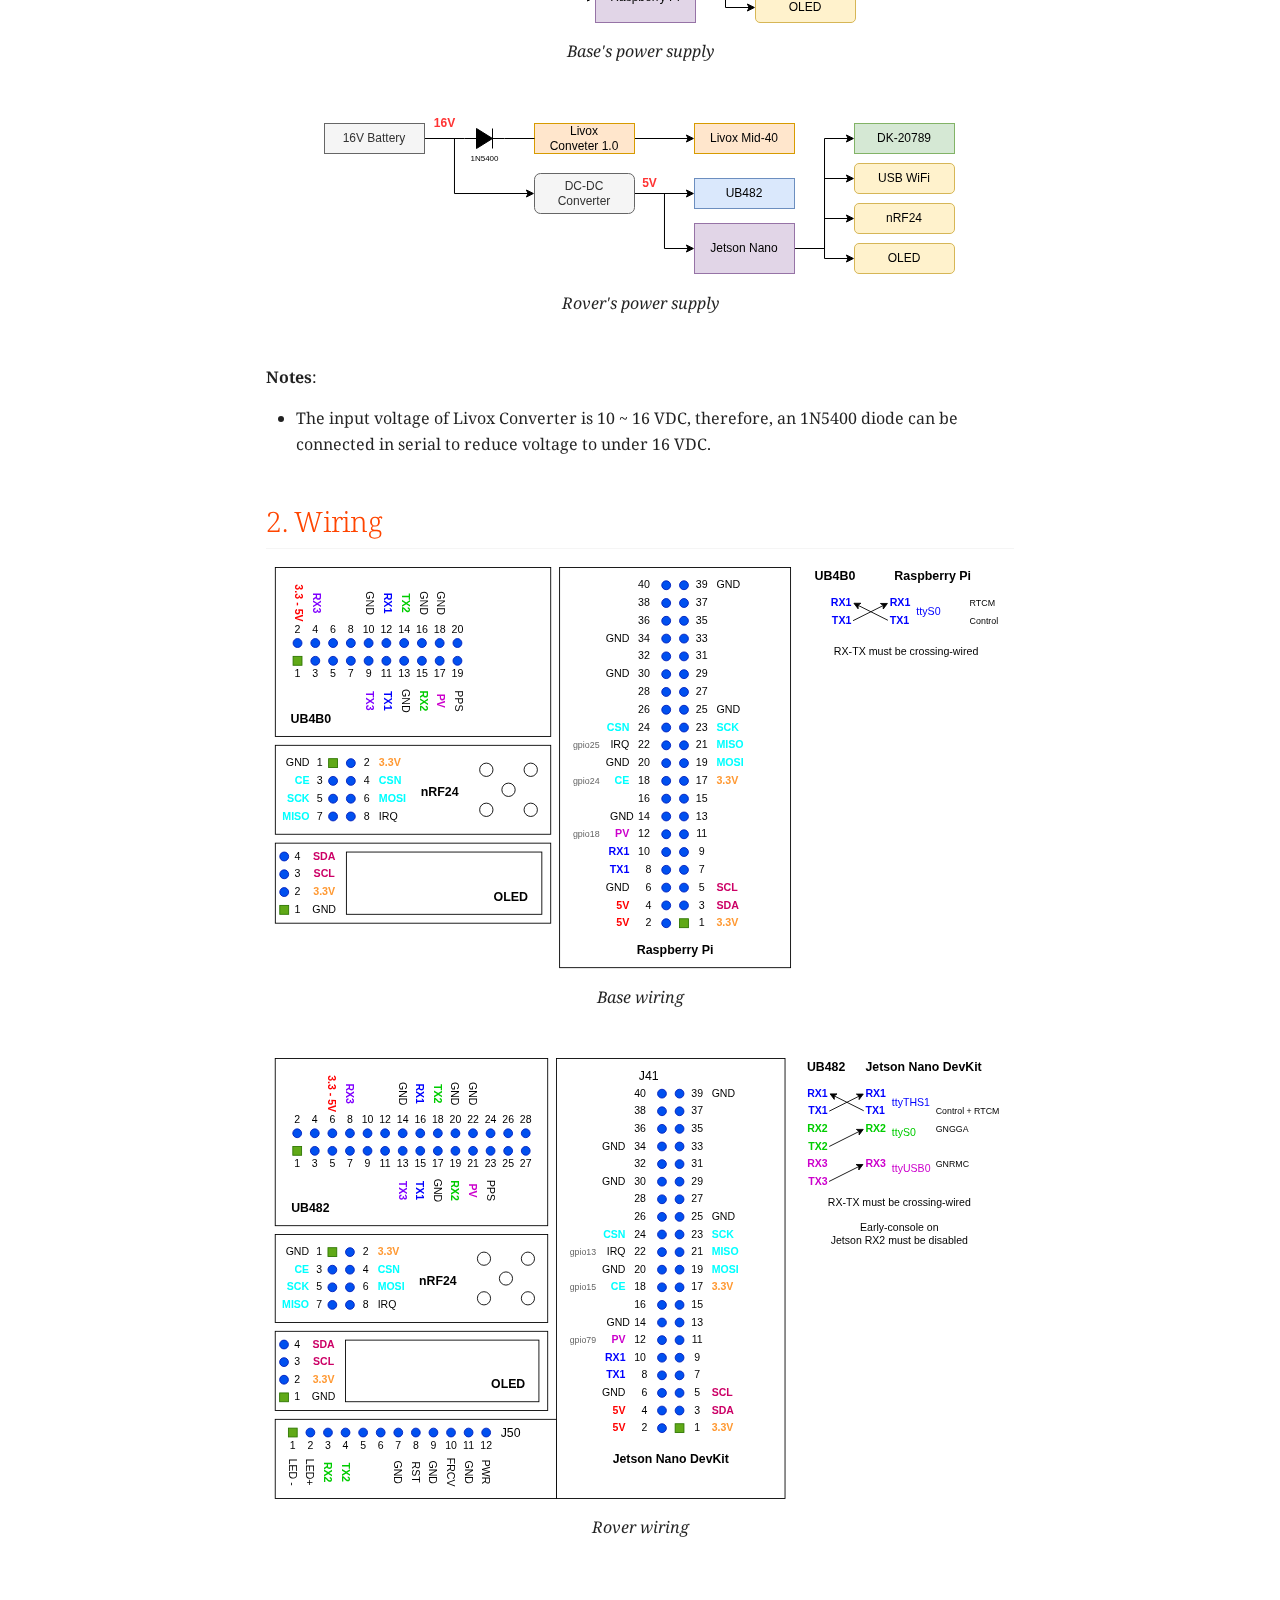
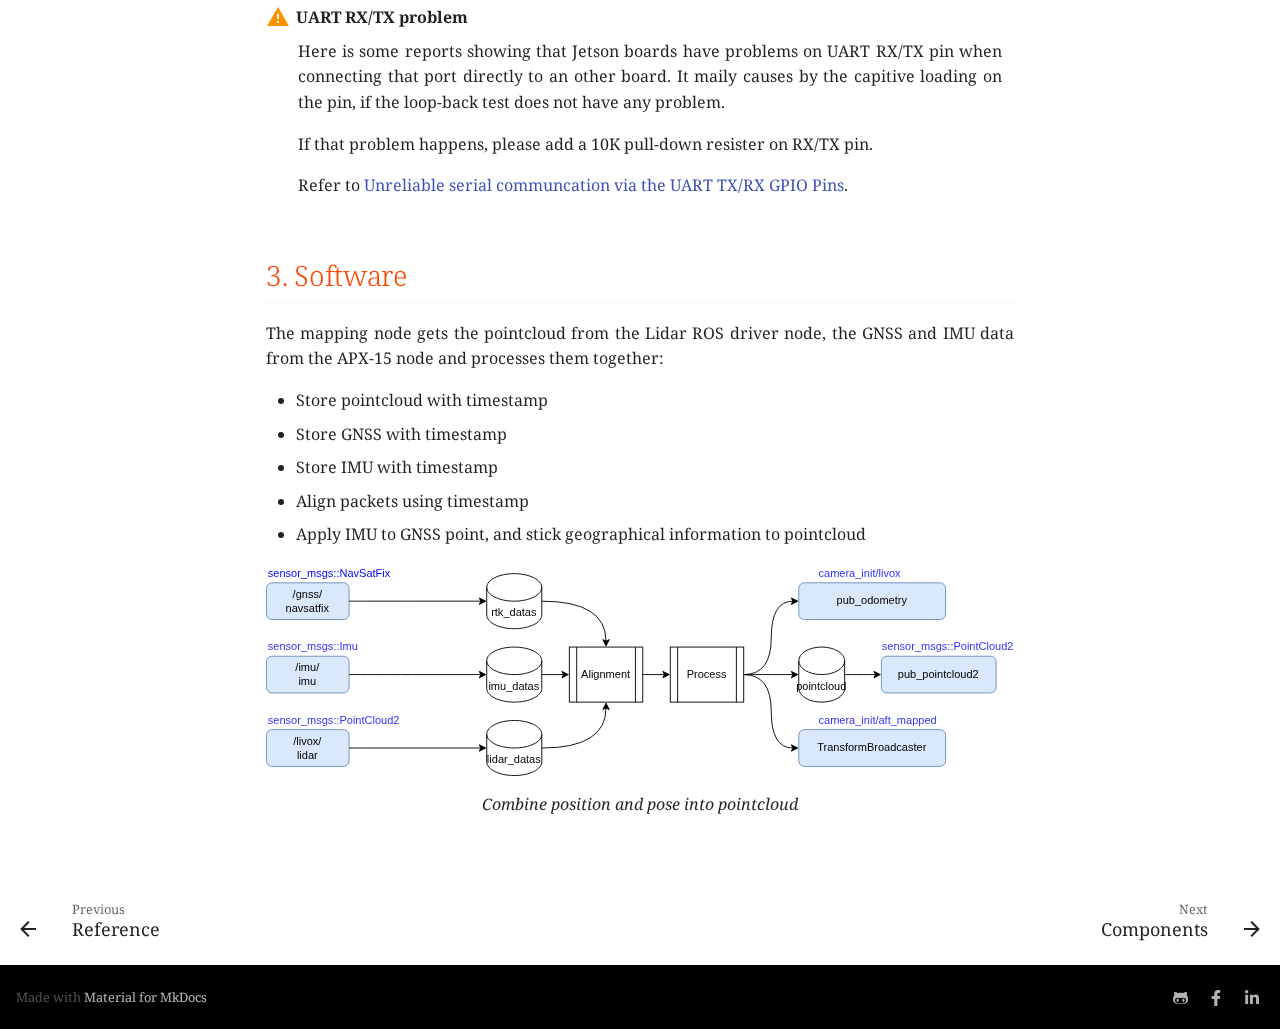
<file: docs/design/index.html>
<!doctype html>
<html lang="en" class="no-js">
  <head>
    
      <meta charset="utf-8">
      <meta name="viewport" content="width=device-width,initial-scale=1">
      
        <meta name="description" content="This describes the hardware block diagram and Software archtecture for a Lidar Mapping system.">
      
      
      
        <meta name="author" content="vqtrong">
      
      
        <link rel="canonical" href="https://www.codeinsideout.com/lidar-mapping-poc/design/">
      
      <link rel="icon" href="../favicon.png">
      <meta name="generator" content="mkdocs-1.2.3, mkdocs-material-7.3.4">
    
    
      
        <title>System design - Lidar Mapping (PoC)</title>
      
    
    
      <link rel="stylesheet" href="../assets/stylesheets/main.db9e7362.min.css">
      
        
        <link rel="stylesheet" href="../assets/stylesheets/palette.3f5d1f46.min.css">
        
          
          
          <meta name="theme-color" content="#ffffff">
        
      
    
    
    
      
        
        <link rel="preconnect" href="https://fonts.gstatic.com" crossorigin>
        <link rel="stylesheet" href="https://fonts.googleapis.com/css?family=Noto+Serif:300,400,400i,700%7CRoboto+Mono&display=fallback">
        <style>:root{--md-text-font-family:"Noto Serif";--md-code-font-family:"Roboto Mono"}</style>
      
    
    
    
      <link rel="stylesheet" href="../assets/view-bigimg.css">
    
      <link rel="stylesheet" href="../assets/extra.css">
    
    
      


    
    
  </head>
  
  
    
    
    
    
    
    <body dir="ltr" data-md-color-scheme="" data-md-color-primary="white" data-md-color-accent="deep-orange">
  
    
    <script>function __prefix(e){return new URL("..",location).pathname+"."+e}function __get(e,t=localStorage){return JSON.parse(t.getItem(__prefix(e)))}</script>
    
    <input class="md-toggle" data-md-toggle="drawer" type="checkbox" id="__drawer" autocomplete="off">
    <input class="md-toggle" data-md-toggle="search" type="checkbox" id="__search" autocomplete="off">
    <label class="md-overlay" for="__drawer"></label>
    <div data-md-component="skip">
      
        
        <a href="#1-hardware" class="md-skip">
          Skip to content
        </a>
      
    </div>
    <div data-md-component="announce">
      
    </div>
    
      

<header class="md-header" data-md-component="header">
  <nav class="md-header__inner md-grid" aria-label="Header">
    <a href=".." title="Lidar Mapping (PoC)" class="md-header__button md-logo" aria-label="Lidar Mapping (PoC)" data-md-component="logo">
      
  
  <svg xmlns="http://www.w3.org/2000/svg" viewBox="0 0 640 512"><path d="m278.9 511.5-61-17.7c-6.4-1.8-10-8.5-8.2-14.9L346.2 8.7c1.8-6.4 8.5-10 14.9-8.2l61 17.7c6.4 1.8 10 8.5 8.2 14.9L293.8 503.3c-1.9 6.4-8.5 10.1-14.9 8.2zm-114-112.2 43.5-46.4c4.6-4.9 4.3-12.7-.8-17.2L117 256l90.6-79.7c5.1-4.5 5.5-12.3.8-17.2l-43.5-46.4c-4.5-4.8-12.1-5.1-17-.5L3.8 247.2c-5.1 4.7-5.1 12.8 0 17.5l144.1 135.1c4.9 4.6 12.5 4.4 17-.5zm327.2.6 144.1-135.1c5.1-4.7 5.1-12.8 0-17.5L492.1 112.1c-4.8-4.5-12.4-4.3-17 .5L431.6 159c-4.6 4.9-4.3 12.7.8 17.2L523 256l-90.6 79.7c-5.1 4.5-5.5 12.3-.8 17.2l43.5 46.4c4.5 4.9 12.1 5.1 17 .6z"/></svg>

    </a>
    <label class="md-header__button md-icon" for="__drawer">
      <svg xmlns="http://www.w3.org/2000/svg" viewBox="0 0 24 24"><path d="M3 6h18v2H3V6m0 5h18v2H3v-2m0 5h18v2H3v-2z"/></svg>
    </label>
    <div class="md-header__title" data-md-component="header-title">
      <div class="md-header__ellipsis">
        <div class="md-header__topic">
          <span class="md-ellipsis">
            Lidar Mapping (PoC)
          </span>
        </div>
        <div class="md-header__topic" data-md-component="header-topic">
          <span class="md-ellipsis">
            
              System design
            
          </span>
        </div>
      </div>
    </div>
    
    
    
      <label class="md-header__button md-icon" for="__search">
        <svg xmlns="http://www.w3.org/2000/svg" viewBox="0 0 24 24"><path d="M9.5 3A6.5 6.5 0 0 1 16 9.5c0 1.61-.59 3.09-1.56 4.23l.27.27h.79l5 5-1.5 1.5-5-5v-.79l-.27-.27A6.516 6.516 0 0 1 9.5 16 6.5 6.5 0 0 1 3 9.5 6.5 6.5 0 0 1 9.5 3m0 2C7 5 5 7 5 9.5S7 14 9.5 14 14 12 14 9.5 12 5 9.5 5z"/></svg>
      </label>
      
<div class="md-search" data-md-component="search" role="dialog">
  <label class="md-search__overlay" for="__search"></label>
  <div class="md-search__inner" role="search">
    <form class="md-search__form" name="search">
      <input type="text" class="md-search__input" name="query" aria-label="Search" placeholder="Search" autocapitalize="off" autocorrect="off" autocomplete="off" spellcheck="false" data-md-component="search-query" required>
      <label class="md-search__icon md-icon" for="__search">
        <svg xmlns="http://www.w3.org/2000/svg" viewBox="0 0 24 24"><path d="M9.5 3A6.5 6.5 0 0 1 16 9.5c0 1.61-.59 3.09-1.56 4.23l.27.27h.79l5 5-1.5 1.5-5-5v-.79l-.27-.27A6.516 6.516 0 0 1 9.5 16 6.5 6.5 0 0 1 3 9.5 6.5 6.5 0 0 1 9.5 3m0 2C7 5 5 7 5 9.5S7 14 9.5 14 14 12 14 9.5 12 5 9.5 5z"/></svg>
        <svg xmlns="http://www.w3.org/2000/svg" viewBox="0 0 24 24"><path d="M20 11v2H8l5.5 5.5-1.42 1.42L4.16 12l7.92-7.92L13.5 5.5 8 11h12z"/></svg>
      </label>
      <nav class="md-search__options" aria-label="Search">
        
          <a href="javascript:void(0)" class="md-search__icon md-icon" aria-label="Share" data-clipboard data-clipboard-text="" data-md-component="search-share" tabindex="-1">
            <svg xmlns="http://www.w3.org/2000/svg" viewBox="0 0 24 24"><path d="M18 16.08c-.76 0-1.44.3-1.96.77L8.91 12.7c.05-.23.09-.46.09-.7 0-.24-.04-.47-.09-.7l7.05-4.11c.54.5 1.25.81 2.04.81a3 3 0 0 0 3-3 3 3 0 0 0-3-3 3 3 0 0 0-3 3c0 .24.04.47.09.7L8.04 9.81C7.5 9.31 6.79 9 6 9a3 3 0 0 0-3 3 3 3 0 0 0 3 3c.79 0 1.5-.31 2.04-.81l7.12 4.15c-.05.21-.08.43-.08.66 0 1.61 1.31 2.91 2.92 2.91 1.61 0 2.92-1.3 2.92-2.91A2.92 2.92 0 0 0 18 16.08z"/></svg>
          </a>
        
        <button type="reset" class="md-search__icon md-icon" aria-label="Clear" tabindex="-1">
          <svg xmlns="http://www.w3.org/2000/svg" viewBox="0 0 24 24"><path d="M19 6.41 17.59 5 12 10.59 6.41 5 5 6.41 10.59 12 5 17.59 6.41 19 12 13.41 17.59 19 19 17.59 13.41 12 19 6.41z"/></svg>
        </button>
      </nav>
      
        <div class="md-search__suggest" data-md-component="search-suggest"></div>
      
    </form>
    <div class="md-search__output">
      <div class="md-search__scrollwrap" data-md-scrollfix>
        <div class="md-search-result" data-md-component="search-result">
          <div class="md-search-result__meta">
            Initializing search
          </div>
          <ol class="md-search-result__list"></ol>
        </div>
      </div>
    </div>
  </div>
</div>
    
    
      <div class="md-header__source">
        
<a href="https://github.com/vuquangtrong/lidar-mapping-poc/" title="Go to repository" class="md-source" data-md-component="source">
  <div class="md-source__icon md-icon">
    
    <svg xmlns="http://www.w3.org/2000/svg" viewBox="0 0 448 512"><path d="M439.55 236.05 244 40.45a28.87 28.87 0 0 0-40.81 0l-40.66 40.63 51.52 51.52c27.06-9.14 52.68 16.77 43.39 43.68l49.66 49.66c34.23-11.8 61.18 31 35.47 56.69-26.49 26.49-70.21-2.87-56-37.34L240.22 199v121.85c25.3 12.54 22.26 41.85 9.08 55a34.34 34.34 0 0 1-48.55 0c-17.57-17.6-11.07-46.91 11.25-56v-123c-20.8-8.51-24.6-30.74-18.64-45L142.57 101 8.45 235.14a28.86 28.86 0 0 0 0 40.81l195.61 195.6a28.86 28.86 0 0 0 40.8 0l194.69-194.69a28.86 28.86 0 0 0 0-40.81z"/></svg>
  </div>
  <div class="md-source__repository">
    vuquangtrong/lidar-mapping-poc
  </div>
</a>
      </div>
    
  </nav>
  
</header>
    
    <div class="md-container" data-md-component="container">
      
      
        
          
        
      
      <main class="md-main" data-md-component="main">
        <div class="md-main__inner md-grid">
          
            
              
              <div class="md-sidebar md-sidebar--primary" data-md-component="sidebar" data-md-type="navigation" >
                <div class="md-sidebar__scrollwrap">
                  <div class="md-sidebar__inner">
                    


<nav class="md-nav md-nav--primary" aria-label="Navigation" data-md-level="0">
  <label class="md-nav__title" for="__drawer">
    <a href=".." title="Lidar Mapping (PoC)" class="md-nav__button md-logo" aria-label="Lidar Mapping (PoC)" data-md-component="logo">
      
  
  <svg xmlns="http://www.w3.org/2000/svg" viewBox="0 0 640 512"><path d="m278.9 511.5-61-17.7c-6.4-1.8-10-8.5-8.2-14.9L346.2 8.7c1.8-6.4 8.5-10 14.9-8.2l61 17.7c6.4 1.8 10 8.5 8.2 14.9L293.8 503.3c-1.9 6.4-8.5 10.1-14.9 8.2zm-114-112.2 43.5-46.4c4.6-4.9 4.3-12.7-.8-17.2L117 256l90.6-79.7c5.1-4.5 5.5-12.3.8-17.2l-43.5-46.4c-4.5-4.8-12.1-5.1-17-.5L3.8 247.2c-5.1 4.7-5.1 12.8 0 17.5l144.1 135.1c4.9 4.6 12.5 4.4 17-.5zm327.2.6 144.1-135.1c5.1-4.7 5.1-12.8 0-17.5L492.1 112.1c-4.8-4.5-12.4-4.3-17 .5L431.6 159c-4.6 4.9-4.3 12.7.8 17.2L523 256l-90.6 79.7c-5.1 4.5-5.5 12.3-.8 17.2l43.5 46.4c4.5 4.9 12.1 5.1 17 .6z"/></svg>

    </a>
    Lidar Mapping (PoC)
  </label>
  
    <div class="md-nav__source">
      
<a href="https://github.com/vuquangtrong/lidar-mapping-poc/" title="Go to repository" class="md-source" data-md-component="source">
  <div class="md-source__icon md-icon">
    
    <svg xmlns="http://www.w3.org/2000/svg" viewBox="0 0 448 512"><path d="M439.55 236.05 244 40.45a28.87 28.87 0 0 0-40.81 0l-40.66 40.63 51.52 51.52c27.06-9.14 52.68 16.77 43.39 43.68l49.66 49.66c34.23-11.8 61.18 31 35.47 56.69-26.49 26.49-70.21-2.87-56-37.34L240.22 199v121.85c25.3 12.54 22.26 41.85 9.08 55a34.34 34.34 0 0 1-48.55 0c-17.57-17.6-11.07-46.91 11.25-56v-123c-20.8-8.51-24.6-30.74-18.64-45L142.57 101 8.45 235.14a28.86 28.86 0 0 0 0 40.81l195.61 195.6a28.86 28.86 0 0 0 40.8 0l194.69-194.69a28.86 28.86 0 0 0 0-40.81z"/></svg>
  </div>
  <div class="md-source__repository">
    vuquangtrong/lidar-mapping-poc
  </div>
</a>
    </div>
  
  <ul class="md-nav__list" data-md-scrollfix>
    
      
      
      

  
  
  
    <li class="md-nav__item">
      <a href=".." class="md-nav__link">
        Home
      </a>
    </li>
  

    
      
      
      

  
  
  
    <li class="md-nav__item">
      <a href="../reference/" class="md-nav__link">
        Reference
      </a>
    </li>
  

    
      
      
      

  
  
    
  
  
    <li class="md-nav__item md-nav__item--active">
      
      <input class="md-nav__toggle md-toggle" data-md-toggle="toc" type="checkbox" id="__toc">
      
      
      
        <label class="md-nav__link md-nav__link--active" for="__toc">
          System design
          <span class="md-nav__icon md-icon"></span>
        </label>
      
      <a href="./" class="md-nav__link md-nav__link--active">
        System design
      </a>
      
        
<nav class="md-nav md-nav--secondary" aria-label="Table of contents">
  
  
  
  
    <label class="md-nav__title" for="__toc">
      <span class="md-nav__icon md-icon"></span>
      Table of contents
    </label>
    <ul class="md-nav__list" data-md-component="toc" data-md-scrollfix>
      
        <li class="md-nav__item">
  <a href="#1-hardware" class="md-nav__link">
    1. Hardware
  </a>
  
    <nav class="md-nav" aria-label="1. Hardware">
      <ul class="md-nav__list">
        
          <li class="md-nav__item">
  <a href="#11-block-diagram" class="md-nav__link">
    1.1. Block diagram
  </a>
  
</li>
        
          <li class="md-nav__item">
  <a href="#12-power-supply" class="md-nav__link">
    1.2. Power supply
  </a>
  
</li>
        
      </ul>
    </nav>
  
</li>
      
        <li class="md-nav__item">
  <a href="#2-wiring" class="md-nav__link">
    2. Wiring
  </a>
  
</li>
      
        <li class="md-nav__item">
  <a href="#3-software" class="md-nav__link">
    3. Software
  </a>
  
</li>
      
    </ul>
  
</nav>
      
    </li>
  

    
      
      
      

  
  
  
    <li class="md-nav__item">
      <a href="../components/" class="md-nav__link">
        Components
      </a>
    </li>
  

    
      
      
      

  
  
  
    <li class="md-nav__item">
      <a href="../gnss/" class="md-nav__link">
        GNSS
      </a>
    </li>
  

    
      
      
      

  
  
  
    <li class="md-nav__item">
      <a href="../imu/" class="md-nav__link">
        IMU
      </a>
    </li>
  

    
      
      
      

  
  
  
    <li class="md-nav__item">
      <a href="../base/" class="md-nav__link">
        Base station
      </a>
    </li>
  

    
      
      
      

  
  
  
    <li class="md-nav__item">
      <a href="../rover/" class="md-nav__link">
        Rover
      </a>
    </li>
  

    
      
      
      

  
  
  
    <li class="md-nav__item">
      <a href="../mapping/" class="md-nav__link">
        Mapping
      </a>
    </li>
  

    
      
      
      

  
  
  
    <li class="md-nav__item">
      <a href="../post-process/" class="md-nav__link">
        Post-process
      </a>
    </li>
  

    
      
      
      

  
  
  
    <li class="md-nav__item">
      <a href="../notes/" class="md-nav__link">
        Notes
      </a>
    </li>
  

    
  </ul>
</nav>
                  </div>
                </div>
              </div>
            
            
              
              <div class="md-sidebar md-sidebar--secondary" data-md-component="sidebar" data-md-type="toc" >
                <div class="md-sidebar__scrollwrap">
                  <div class="md-sidebar__inner">
                    
<nav class="md-nav md-nav--secondary" aria-label="Table of contents">
  
  
  
  
    <label class="md-nav__title" for="__toc">
      <span class="md-nav__icon md-icon"></span>
      Table of contents
    </label>
    <ul class="md-nav__list" data-md-component="toc" data-md-scrollfix>
      
        <li class="md-nav__item">
  <a href="#1-hardware" class="md-nav__link">
    1. Hardware
  </a>
  
    <nav class="md-nav" aria-label="1. Hardware">
      <ul class="md-nav__list">
        
          <li class="md-nav__item">
  <a href="#11-block-diagram" class="md-nav__link">
    1.1. Block diagram
  </a>
  
</li>
        
          <li class="md-nav__item">
  <a href="#12-power-supply" class="md-nav__link">
    1.2. Power supply
  </a>
  
</li>
        
      </ul>
    </nav>
  
</li>
      
        <li class="md-nav__item">
  <a href="#2-wiring" class="md-nav__link">
    2. Wiring
  </a>
  
</li>
      
        <li class="md-nav__item">
  <a href="#3-software" class="md-nav__link">
    3. Software
  </a>
  
</li>
      
    </ul>
  
</nav>
                  </div>
                </div>
              </div>
            
          
          <div class="md-content" data-md-component="content">
            <article class="md-content__inner md-typeset">
              
    
        <h1 class="page-title">System design</h1>
        <p class="page-description">This describes the hardware block diagram and Software archtecture for a Lidar Mapping system.</p>
        <br>
        <hr>
        <p>Based on study of a <a href="../reference/">reference project</a> from Livox.</p>
<h2 id="1-hardware">1. Hardware<a class="headerlink" href="#1-hardware" title="Permanent link">⚓︎</a></h2>
<p>Refer to the list of <a href="../components/">Components</a>.</p>
<h3 id="11-block-diagram">1.1. Block diagram<a class="headerlink" href="#11-block-diagram" title="Permanent link">⚓︎</a></h3>
<p>
<figure><img src="base.drawio.svg" /><figcaption>Base's components</figcaption>
</figure>
</p>
<p>
<figure><img src="rover.drawio.svg" /><figcaption>Rover's components</figcaption>
</figure>
</p>
<p><strong>Notes</strong>:</p>
<ul>
<li>
<p>All modules, except Livox's, are 3.3 V level, so they are can be connected directly. This helps to omit USB TTL-to-COM.</p>
</li>
<li>
<p>Raspberry Pi 3 B+ has an on-board WiFi module.</p>
</li>
</ul>
<h3 id="12-power-supply">1.2. Power supply<a class="headerlink" href="#12-power-supply" title="Permanent link">⚓︎</a></h3>
<p>
<figure><img src="base_power.drawio.svg" /><figcaption>Base's power supply</figcaption>
</figure>
</p>
<p>
<figure><img src="rover_power.drawio.svg" /><figcaption>Rover's power supply</figcaption>
</figure>
</p>
<p><strong>Notes</strong>:</p>
<ul>
<li>The input voltage of Livox Converter is 10 ~ 16 VDC, therefore, an 1N5400 diode can be connected in serial to reduce voltage to under 16 VDC.</li>
</ul>
<h2 id="2-wiring">2. Wiring<a class="headerlink" href="#2-wiring" title="Permanent link">⚓︎</a></h2>
<p>
<figure><img src="base-wiring.drawio.svg" /><figcaption>Base wiring</figcaption>
</figure>
</p>
<p>
<figure><img src="rover-wiring.drawio.svg" /><figcaption>Rover wiring</figcaption>
</figure>
</p>
<div class="admonition caution">
<p class="admonition-title">UART RX/TX problem</p>
<p>Here is some reports showing that Jetson boards have problems on UART RX/TX pin when connecting that port directly to an other board.
It maily causes by the capitive loading on the pin, if the loop-back test does not have any problem.</p>
<p>If that problem happens, please add a 10K pull-down resister on RX/TX pin.</p>
<p>Refer to <a href="https://forums.developer.nvidia.com/t/unreliable-serial-communcation-via-the-uart-tx-rx-gpio-pins/158249/27">Unreliable serial communcation via the UART TX/RX GPIO Pins</a>.</p>
</div>
<h2 id="3-software">3. Software<a class="headerlink" href="#3-software" title="Permanent link">⚓︎</a></h2>
<p>The mapping node gets the pointcloud from the Lidar ROS driver node, the GNSS and IMU data from the APX-15 node and processes them together:</p>
<ul>
<li>Store pointcloud with timestamp</li>
<li>Store GNSS with timestamp</li>
<li>Store IMU with timestamp</li>
<li>Align packets using timestamp</li>
<li>Apply IMU to GNSS point, and stick geographical information to pointcloud</li>
</ul>
<p>
<figure><img src="mapping_data_flow.drawio.svg" /><figcaption>Combine position and pose into pointcloud</figcaption>
</figure>
</p>
    

              
                


              
            </article>
          </div>
        </div>
        
          <a href="#" class="md-top md-icon" data-md-component="top" data-md-state="hidden">
            <svg xmlns="http://www.w3.org/2000/svg" viewBox="0 0 24 24"><path d="M13 20h-2V8l-5.5 5.5-1.42-1.42L12 4.16l7.92 7.92-1.42 1.42L13 8v12z"/></svg>
            Back to top
          </a>
        
      </main>
      
        
<footer class="md-footer">
  
    <nav class="md-footer__inner md-grid" aria-label="Footer">
      
        
        <a href="../reference/" class="md-footer__link md-footer__link--prev" aria-label="Previous: Reference" rel="prev">
          <div class="md-footer__button md-icon">
            <svg xmlns="http://www.w3.org/2000/svg" viewBox="0 0 24 24"><path d="M20 11v2H8l5.5 5.5-1.42 1.42L4.16 12l7.92-7.92L13.5 5.5 8 11h12z"/></svg>
          </div>
          <div class="md-footer__title">
            <div class="md-ellipsis">
              <span class="md-footer__direction">
                Previous
              </span>
              Reference
            </div>
          </div>
        </a>
      
      
        
        <a href="../components/" class="md-footer__link md-footer__link--next" aria-label="Next: Components" rel="next">
          <div class="md-footer__title">
            <div class="md-ellipsis">
              <span class="md-footer__direction">
                Next
              </span>
              Components
            </div>
          </div>
          <div class="md-footer__button md-icon">
            <svg xmlns="http://www.w3.org/2000/svg" viewBox="0 0 24 24"><path d="M4 11v2h12l-5.5 5.5 1.42 1.42L19.84 12l-7.92-7.92L10.5 5.5 16 11H4z"/></svg>
          </div>
        </a>
      
    </nav>
  
  <div class="md-footer-meta md-typeset">
    <div class="md-footer-meta__inner md-grid">
      <div class="md-footer-copyright">
        
        
          Made with
          <a href="https://squidfunk.github.io/mkdocs-material/" target="_blank" rel="noopener">
            Material for MkDocs
          </a>
        
        
      </div>
      
  <div class="md-footer-social">
    
      
      
      <a href="https://github.com/vuquangtrong" target="_blank" rel="noopener" title="vuquangtrong" class="md-footer-social__link">
        <svg xmlns="http://www.w3.org/2000/svg" viewBox="0 0 480 512"><path d="M186.1 328.7c0 20.9-10.9 55.1-36.7 55.1s-36.7-34.2-36.7-55.1 10.9-55.1 36.7-55.1 36.7 34.2 36.7 55.1zM480 278.2c0 31.9-3.2 65.7-17.5 95-37.9 76.6-142.1 74.8-216.7 74.8-75.8 0-186.2 2.7-225.6-74.8-14.6-29-20.2-63.1-20.2-95 0-41.9 13.9-81.5 41.5-113.6-5.2-15.8-7.7-32.4-7.7-48.8 0-21.5 4.9-32.3 14.6-51.8 45.3 0 74.3 9 108.8 36 29-6.9 58.8-10 88.7-10 27 0 54.2 2.9 80.4 9.2 34-26.7 63-35.2 107.8-35.2 9.8 19.5 14.6 30.3 14.6 51.8 0 16.4-2.6 32.7-7.7 48.2 27.5 32.4 39 72.3 39 114.2zm-64.3 50.5c0-43.9-26.7-82.6-73.5-82.6-18.9 0-37 3.4-56 6-14.9 2.3-29.8 3.2-45.1 3.2-15.2 0-30.1-.9-45.1-3.2-18.7-2.6-37-6-56-6-46.8 0-73.5 38.7-73.5 82.6 0 87.8 80.4 101.3 150.4 101.3h48.2c70.3 0 150.6-13.4 150.6-101.3zm-82.6-55.1c-25.8 0-36.7 34.2-36.7 55.1s10.9 55.1 36.7 55.1 36.7-34.2 36.7-55.1-10.9-55.1-36.7-55.1z"/></svg>
      </a>
    
      
      
      <a href="https://facebook.com/trongvq" target="_blank" rel="noopener" title="trongvq" class="md-footer-social__link">
        <svg xmlns="http://www.w3.org/2000/svg" viewBox="0 0 320 512"><path d="m279.14 288 14.22-92.66h-88.91v-60.13c0-25.35 12.42-50.06 52.24-50.06h40.42V6.26S260.43 0 225.36 0c-73.22 0-121.08 44.38-121.08 124.72v70.62H22.89V288h81.39v224h100.17V288z"/></svg>
      </a>
    
      
      
      <a href="https://www.linkedin.com/in/vqtrong" target="_blank" rel="noopener" title="vqtrong" class="md-footer-social__link">
        <svg xmlns="http://www.w3.org/2000/svg" viewBox="0 0 448 512"><path d="M100.28 448H7.4V148.9h92.88zM53.79 108.1C24.09 108.1 0 83.5 0 53.8a53.79 53.79 0 0 1 107.58 0c0 29.7-24.1 54.3-53.79 54.3zM447.9 448h-92.68V302.4c0-34.7-.7-79.2-48.29-79.2-48.29 0-55.69 37.7-55.69 76.7V448h-92.78V148.9h89.08v40.8h1.3c12.4-23.5 42.69-48.3 87.88-48.3 94 0 111.28 61.9 111.28 142.3V448z"/></svg>
      </a>
    
  </div>

    </div>
  </div>
</footer>
      
    </div>
    <div class="md-dialog" data-md-component="dialog">
      <div class="md-dialog__inner md-typeset"></div>
    </div>
    <script id="__config" type="application/json">{"base": "..", "features": ["navigation.top", "header.autohide", "search.suggest", "search.highlight", "search.share"], "translations": {"clipboard.copy": "Copy to clipboard", "clipboard.copied": "Copied to clipboard", "search.config.lang": "en", "search.config.pipeline": "trimmer, stopWordFilter", "search.config.separator": "[\\s\\-]+", "search.placeholder": "Search", "search.result.placeholder": "Type to start searching", "search.result.none": "No matching documents", "search.result.one": "1 matching document", "search.result.other": "# matching documents", "search.result.more.one": "1 more on this page", "search.result.more.other": "# more on this page", "search.result.term.missing": "Missing", "select.version.title": "Select version"}, "search": "../assets/javascripts/workers/search.8397ff9e.min.js", "version": null}</script>
    
    
      <script src="../assets/javascripts/bundle.1e84347e.min.js"></script>
      
        <script src="../assets/view-bigimg.js"></script>
      
        <script src="../assets/extra.js"></script>
      
    
  </body>
</html>
</file>
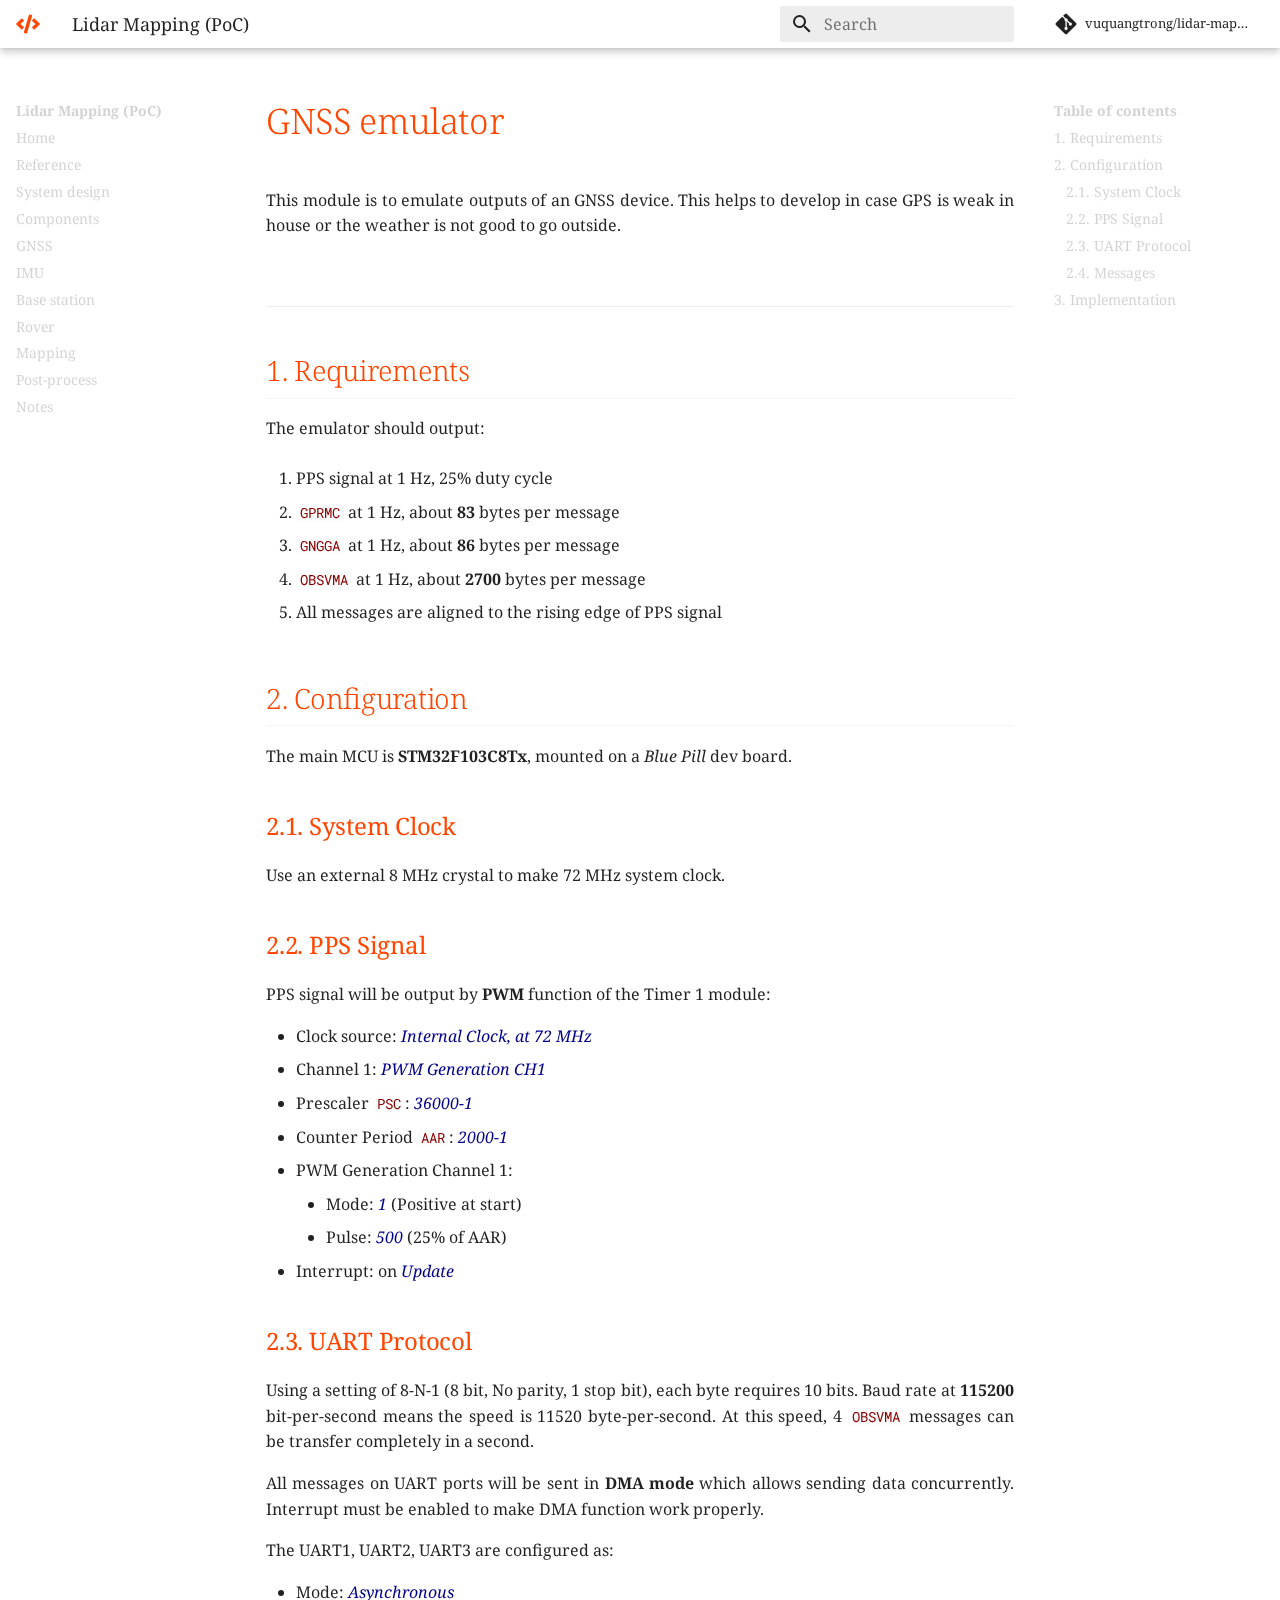
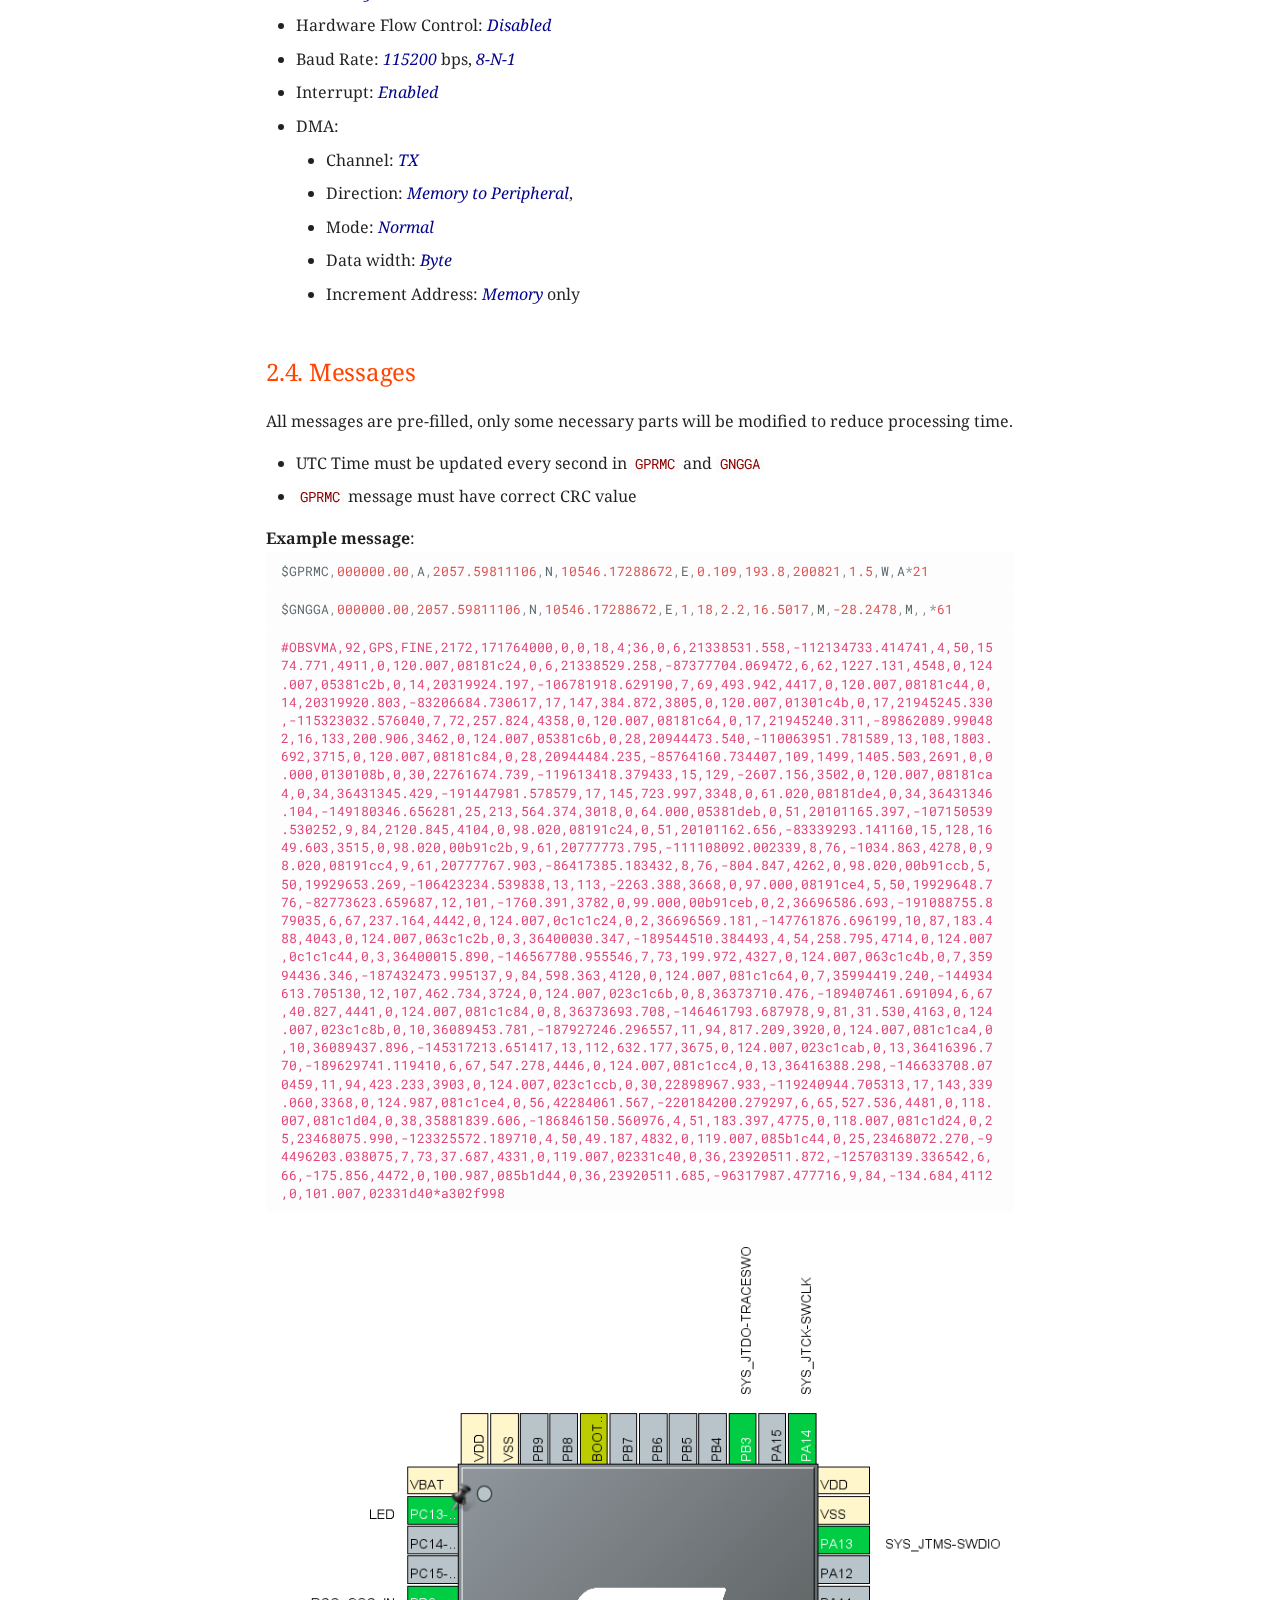
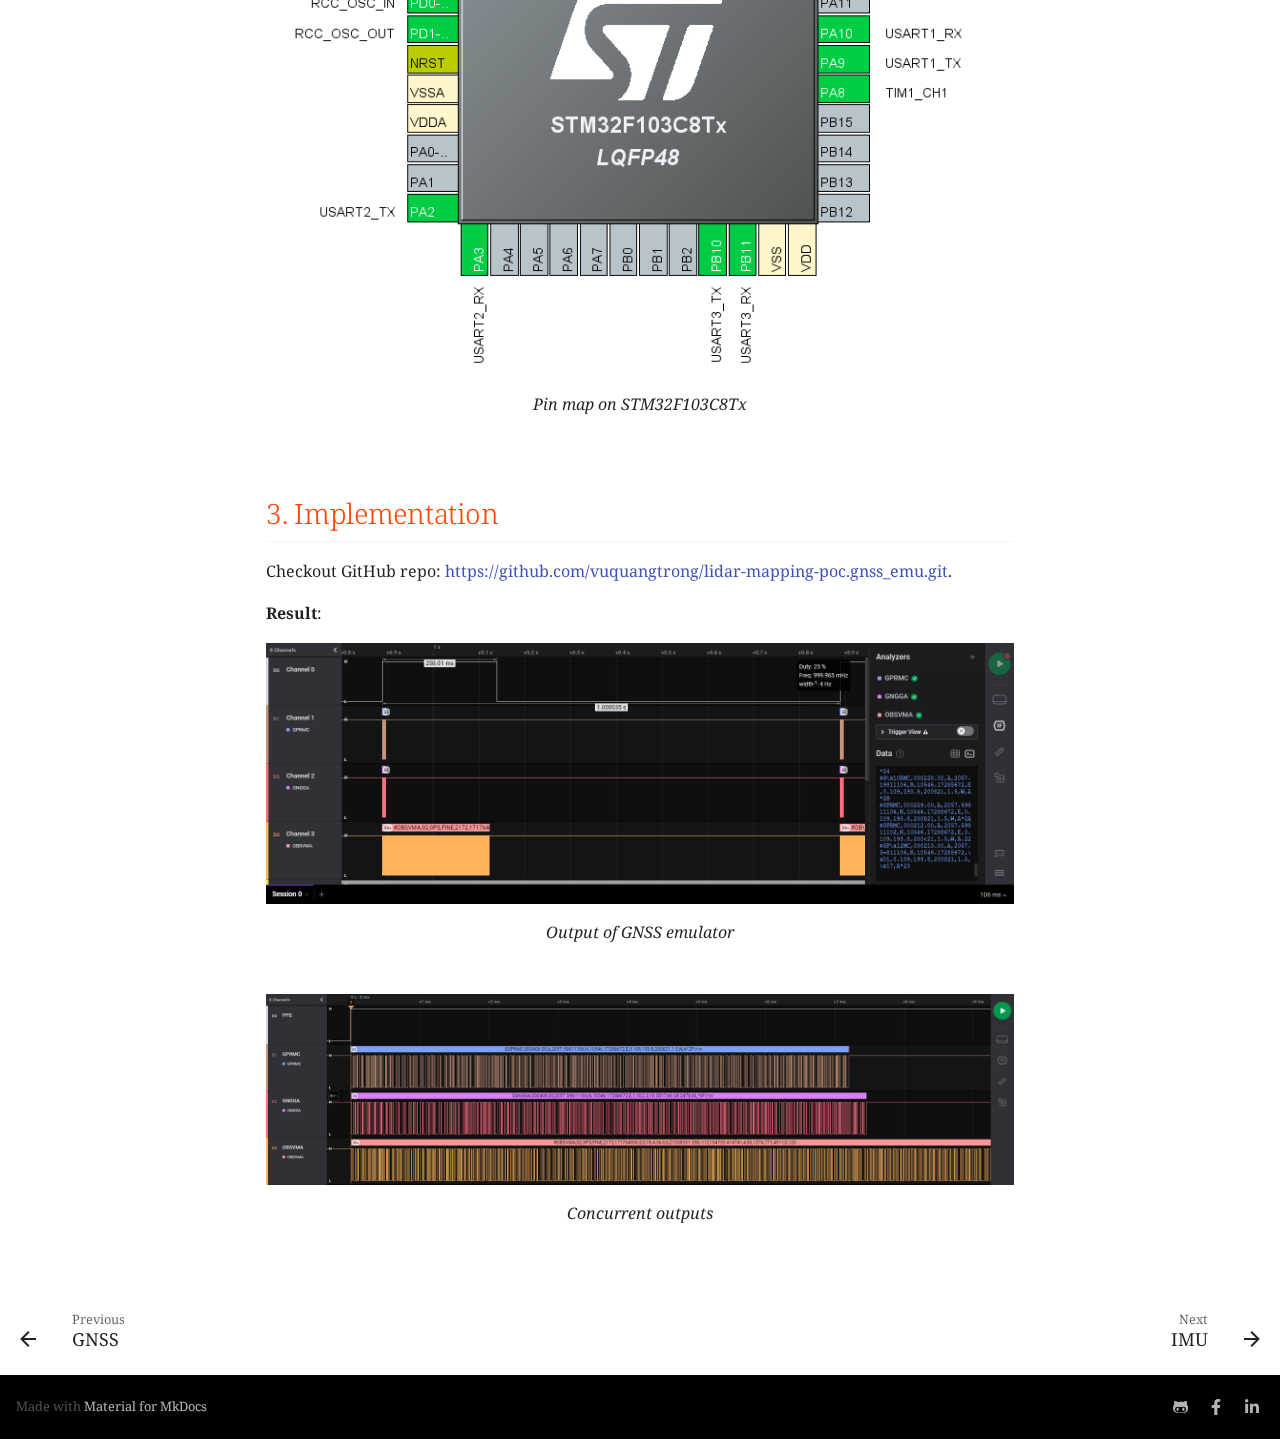
<file: docs/gnss-emulator/index.html>
<!doctype html>
<html lang="en" class="no-js">
  <head>
    
      <meta charset="utf-8">
      <meta name="viewport" content="width=device-width,initial-scale=1">
      
        <meta name="description" content="This module is to emulate outputs of an GNSS device. This helps to develop in case GPS is weak in house or the weather is not good to go outside.">
      
      
      
        <meta name="author" content="vqtrong">
      
      
        <link rel="canonical" href="https://www.codeinsideout.com/lidar-mapping-poc/gnss-emulator/">
      
      <link rel="icon" href="../favicon.png">
      <meta name="generator" content="mkdocs-1.2.3, mkdocs-material-7.3.4">
    
    
      
        <title>GNSS emulator - Lidar Mapping (PoC)</title>
      
    
    
      <link rel="stylesheet" href="../assets/stylesheets/main.db9e7362.min.css">
      
        
        <link rel="stylesheet" href="../assets/stylesheets/palette.3f5d1f46.min.css">
        
          
          
          <meta name="theme-color" content="#ffffff">
        
      
    
    
    
      
        
        <link rel="preconnect" href="https://fonts.gstatic.com" crossorigin>
        <link rel="stylesheet" href="https://fonts.googleapis.com/css?family=Noto+Serif:300,400,400i,700%7CRoboto+Mono&display=fallback">
        <style>:root{--md-text-font-family:"Noto Serif";--md-code-font-family:"Roboto Mono"}</style>
      
    
    
    
      <link rel="stylesheet" href="../assets/view-bigimg.css">
    
      <link rel="stylesheet" href="../assets/extra.css">
    
    
      


    
    
  </head>
  
  
    
    
    
    
    
    <body dir="ltr" data-md-color-scheme="" data-md-color-primary="white" data-md-color-accent="deep-orange">
  
    
    <script>function __prefix(e){return new URL("..",location).pathname+"."+e}function __get(e,t=localStorage){return JSON.parse(t.getItem(__prefix(e)))}</script>
    
    <input class="md-toggle" data-md-toggle="drawer" type="checkbox" id="__drawer" autocomplete="off">
    <input class="md-toggle" data-md-toggle="search" type="checkbox" id="__search" autocomplete="off">
    <label class="md-overlay" for="__drawer"></label>
    <div data-md-component="skip">
      
        
        <a href="#1-requirements" class="md-skip">
          Skip to content
        </a>
      
    </div>
    <div data-md-component="announce">
      
    </div>
    
      

<header class="md-header" data-md-component="header">
  <nav class="md-header__inner md-grid" aria-label="Header">
    <a href=".." title="Lidar Mapping (PoC)" class="md-header__button md-logo" aria-label="Lidar Mapping (PoC)" data-md-component="logo">
      
  
  <svg xmlns="http://www.w3.org/2000/svg" viewBox="0 0 640 512"><path d="m278.9 511.5-61-17.7c-6.4-1.8-10-8.5-8.2-14.9L346.2 8.7c1.8-6.4 8.5-10 14.9-8.2l61 17.7c6.4 1.8 10 8.5 8.2 14.9L293.8 503.3c-1.9 6.4-8.5 10.1-14.9 8.2zm-114-112.2 43.5-46.4c4.6-4.9 4.3-12.7-.8-17.2L117 256l90.6-79.7c5.1-4.5 5.5-12.3.8-17.2l-43.5-46.4c-4.5-4.8-12.1-5.1-17-.5L3.8 247.2c-5.1 4.7-5.1 12.8 0 17.5l144.1 135.1c4.9 4.6 12.5 4.4 17-.5zm327.2.6 144.1-135.1c5.1-4.7 5.1-12.8 0-17.5L492.1 112.1c-4.8-4.5-12.4-4.3-17 .5L431.6 159c-4.6 4.9-4.3 12.7.8 17.2L523 256l-90.6 79.7c-5.1 4.5-5.5 12.3-.8 17.2l43.5 46.4c4.5 4.9 12.1 5.1 17 .6z"/></svg>

    </a>
    <label class="md-header__button md-icon" for="__drawer">
      <svg xmlns="http://www.w3.org/2000/svg" viewBox="0 0 24 24"><path d="M3 6h18v2H3V6m0 5h18v2H3v-2m0 5h18v2H3v-2z"/></svg>
    </label>
    <div class="md-header__title" data-md-component="header-title">
      <div class="md-header__ellipsis">
        <div class="md-header__topic">
          <span class="md-ellipsis">
            Lidar Mapping (PoC)
          </span>
        </div>
        <div class="md-header__topic" data-md-component="header-topic">
          <span class="md-ellipsis">
            
              GNSS emulator
            
          </span>
        </div>
      </div>
    </div>
    
    
    
      <label class="md-header__button md-icon" for="__search">
        <svg xmlns="http://www.w3.org/2000/svg" viewBox="0 0 24 24"><path d="M9.5 3A6.5 6.5 0 0 1 16 9.5c0 1.61-.59 3.09-1.56 4.23l.27.27h.79l5 5-1.5 1.5-5-5v-.79l-.27-.27A6.516 6.516 0 0 1 9.5 16 6.5 6.5 0 0 1 3 9.5 6.5 6.5 0 0 1 9.5 3m0 2C7 5 5 7 5 9.5S7 14 9.5 14 14 12 14 9.5 12 5 9.5 5z"/></svg>
      </label>
      
<div class="md-search" data-md-component="search" role="dialog">
  <label class="md-search__overlay" for="__search"></label>
  <div class="md-search__inner" role="search">
    <form class="md-search__form" name="search">
      <input type="text" class="md-search__input" name="query" aria-label="Search" placeholder="Search" autocapitalize="off" autocorrect="off" autocomplete="off" spellcheck="false" data-md-component="search-query" required>
      <label class="md-search__icon md-icon" for="__search">
        <svg xmlns="http://www.w3.org/2000/svg" viewBox="0 0 24 24"><path d="M9.5 3A6.5 6.5 0 0 1 16 9.5c0 1.61-.59 3.09-1.56 4.23l.27.27h.79l5 5-1.5 1.5-5-5v-.79l-.27-.27A6.516 6.516 0 0 1 9.5 16 6.5 6.5 0 0 1 3 9.5 6.5 6.5 0 0 1 9.5 3m0 2C7 5 5 7 5 9.5S7 14 9.5 14 14 12 14 9.5 12 5 9.5 5z"/></svg>
        <svg xmlns="http://www.w3.org/2000/svg" viewBox="0 0 24 24"><path d="M20 11v2H8l5.5 5.5-1.42 1.42L4.16 12l7.92-7.92L13.5 5.5 8 11h12z"/></svg>
      </label>
      <nav class="md-search__options" aria-label="Search">
        
          <a href="javascript:void(0)" class="md-search__icon md-icon" aria-label="Share" data-clipboard data-clipboard-text="" data-md-component="search-share" tabindex="-1">
            <svg xmlns="http://www.w3.org/2000/svg" viewBox="0 0 24 24"><path d="M18 16.08c-.76 0-1.44.3-1.96.77L8.91 12.7c.05-.23.09-.46.09-.7 0-.24-.04-.47-.09-.7l7.05-4.11c.54.5 1.25.81 2.04.81a3 3 0 0 0 3-3 3 3 0 0 0-3-3 3 3 0 0 0-3 3c0 .24.04.47.09.7L8.04 9.81C7.5 9.31 6.79 9 6 9a3 3 0 0 0-3 3 3 3 0 0 0 3 3c.79 0 1.5-.31 2.04-.81l7.12 4.15c-.05.21-.08.43-.08.66 0 1.61 1.31 2.91 2.92 2.91 1.61 0 2.92-1.3 2.92-2.91A2.92 2.92 0 0 0 18 16.08z"/></svg>
          </a>
        
        <button type="reset" class="md-search__icon md-icon" aria-label="Clear" tabindex="-1">
          <svg xmlns="http://www.w3.org/2000/svg" viewBox="0 0 24 24"><path d="M19 6.41 17.59 5 12 10.59 6.41 5 5 6.41 10.59 12 5 17.59 6.41 19 12 13.41 17.59 19 19 17.59 13.41 12 19 6.41z"/></svg>
        </button>
      </nav>
      
        <div class="md-search__suggest" data-md-component="search-suggest"></div>
      
    </form>
    <div class="md-search__output">
      <div class="md-search__scrollwrap" data-md-scrollfix>
        <div class="md-search-result" data-md-component="search-result">
          <div class="md-search-result__meta">
            Initializing search
          </div>
          <ol class="md-search-result__list"></ol>
        </div>
      </div>
    </div>
  </div>
</div>
    
    
      <div class="md-header__source">
        
<a href="https://github.com/vuquangtrong/lidar-mapping-poc/" title="Go to repository" class="md-source" data-md-component="source">
  <div class="md-source__icon md-icon">
    
    <svg xmlns="http://www.w3.org/2000/svg" viewBox="0 0 448 512"><path d="M439.55 236.05 244 40.45a28.87 28.87 0 0 0-40.81 0l-40.66 40.63 51.52 51.52c27.06-9.14 52.68 16.77 43.39 43.68l49.66 49.66c34.23-11.8 61.18 31 35.47 56.69-26.49 26.49-70.21-2.87-56-37.34L240.22 199v121.85c25.3 12.54 22.26 41.85 9.08 55a34.34 34.34 0 0 1-48.55 0c-17.57-17.6-11.07-46.91 11.25-56v-123c-20.8-8.51-24.6-30.74-18.64-45L142.57 101 8.45 235.14a28.86 28.86 0 0 0 0 40.81l195.61 195.6a28.86 28.86 0 0 0 40.8 0l194.69-194.69a28.86 28.86 0 0 0 0-40.81z"/></svg>
  </div>
  <div class="md-source__repository">
    vuquangtrong/lidar-mapping-poc
  </div>
</a>
      </div>
    
  </nav>
  
</header>
    
    <div class="md-container" data-md-component="container">
      
      
        
          
        
      
      <main class="md-main" data-md-component="main">
        <div class="md-main__inner md-grid">
          
            
              
              <div class="md-sidebar md-sidebar--primary" data-md-component="sidebar" data-md-type="navigation" >
                <div class="md-sidebar__scrollwrap">
                  <div class="md-sidebar__inner">
                    


<nav class="md-nav md-nav--primary" aria-label="Navigation" data-md-level="0">
  <label class="md-nav__title" for="__drawer">
    <a href=".." title="Lidar Mapping (PoC)" class="md-nav__button md-logo" aria-label="Lidar Mapping (PoC)" data-md-component="logo">
      
  
  <svg xmlns="http://www.w3.org/2000/svg" viewBox="0 0 640 512"><path d="m278.9 511.5-61-17.7c-6.4-1.8-10-8.5-8.2-14.9L346.2 8.7c1.8-6.4 8.5-10 14.9-8.2l61 17.7c6.4 1.8 10 8.5 8.2 14.9L293.8 503.3c-1.9 6.4-8.5 10.1-14.9 8.2zm-114-112.2 43.5-46.4c4.6-4.9 4.3-12.7-.8-17.2L117 256l90.6-79.7c5.1-4.5 5.5-12.3.8-17.2l-43.5-46.4c-4.5-4.8-12.1-5.1-17-.5L3.8 247.2c-5.1 4.7-5.1 12.8 0 17.5l144.1 135.1c4.9 4.6 12.5 4.4 17-.5zm327.2.6 144.1-135.1c5.1-4.7 5.1-12.8 0-17.5L492.1 112.1c-4.8-4.5-12.4-4.3-17 .5L431.6 159c-4.6 4.9-4.3 12.7.8 17.2L523 256l-90.6 79.7c-5.1 4.5-5.5 12.3-.8 17.2l43.5 46.4c4.5 4.9 12.1 5.1 17 .6z"/></svg>

    </a>
    Lidar Mapping (PoC)
  </label>
  
    <div class="md-nav__source">
      
<a href="https://github.com/vuquangtrong/lidar-mapping-poc/" title="Go to repository" class="md-source" data-md-component="source">
  <div class="md-source__icon md-icon">
    
    <svg xmlns="http://www.w3.org/2000/svg" viewBox="0 0 448 512"><path d="M439.55 236.05 244 40.45a28.87 28.87 0 0 0-40.81 0l-40.66 40.63 51.52 51.52c27.06-9.14 52.68 16.77 43.39 43.68l49.66 49.66c34.23-11.8 61.18 31 35.47 56.69-26.49 26.49-70.21-2.87-56-37.34L240.22 199v121.85c25.3 12.54 22.26 41.85 9.08 55a34.34 34.34 0 0 1-48.55 0c-17.57-17.6-11.07-46.91 11.25-56v-123c-20.8-8.51-24.6-30.74-18.64-45L142.57 101 8.45 235.14a28.86 28.86 0 0 0 0 40.81l195.61 195.6a28.86 28.86 0 0 0 40.8 0l194.69-194.69a28.86 28.86 0 0 0 0-40.81z"/></svg>
  </div>
  <div class="md-source__repository">
    vuquangtrong/lidar-mapping-poc
  </div>
</a>
    </div>
  
  <ul class="md-nav__list" data-md-scrollfix>
    
      
      
      

  
  
  
    <li class="md-nav__item">
      <a href=".." class="md-nav__link">
        Home
      </a>
    </li>
  

    
      
      
      

  
  
  
    <li class="md-nav__item">
      <a href="../reference/" class="md-nav__link">
        Reference
      </a>
    </li>
  

    
      
      
      

  
  
  
    <li class="md-nav__item">
      <a href="../design/" class="md-nav__link">
        System design
      </a>
    </li>
  

    
      
      
      

  
  
  
    <li class="md-nav__item">
      <a href="../components/" class="md-nav__link">
        Components
      </a>
    </li>
  

    
      
      
      

  
  
  
    <li class="md-nav__item">
      <a href="../gnss/" class="md-nav__link">
        GNSS
      </a>
    </li>
  

    
      
      
      

  
  
  
    <li class="md-nav__item">
      <a href="../imu/" class="md-nav__link">
        IMU
      </a>
    </li>
  

    
      
      
      

  
  
  
    <li class="md-nav__item">
      <a href="../base/" class="md-nav__link">
        Base station
      </a>
    </li>
  

    
      
      
      

  
  
  
    <li class="md-nav__item">
      <a href="../rover/" class="md-nav__link">
        Rover
      </a>
    </li>
  

    
      
      
      

  
  
  
    <li class="md-nav__item">
      <a href="../mapping/" class="md-nav__link">
        Mapping
      </a>
    </li>
  

    
      
      
      

  
  
  
    <li class="md-nav__item">
      <a href="../post-process/" class="md-nav__link">
        Post-process
      </a>
    </li>
  

    
      
      
      

  
  
  
    <li class="md-nav__item">
      <a href="../notes/" class="md-nav__link">
        Notes
      </a>
    </li>
  

    
  </ul>
</nav>
                  </div>
                </div>
              </div>
            
            
              
              <div class="md-sidebar md-sidebar--secondary" data-md-component="sidebar" data-md-type="toc" >
                <div class="md-sidebar__scrollwrap">
                  <div class="md-sidebar__inner">
                    
<nav class="md-nav md-nav--secondary" aria-label="Table of contents">
  
  
  
  
    <label class="md-nav__title" for="__toc">
      <span class="md-nav__icon md-icon"></span>
      Table of contents
    </label>
    <ul class="md-nav__list" data-md-component="toc" data-md-scrollfix>
      
        <li class="md-nav__item">
  <a href="#1-requirements" class="md-nav__link">
    1. Requirements
  </a>
  
</li>
      
        <li class="md-nav__item">
  <a href="#2-configuration" class="md-nav__link">
    2. Configuration
  </a>
  
    <nav class="md-nav" aria-label="2. Configuration">
      <ul class="md-nav__list">
        
          <li class="md-nav__item">
  <a href="#21-system-clock" class="md-nav__link">
    2.1. System Clock
  </a>
  
</li>
        
          <li class="md-nav__item">
  <a href="#22-pps-signal" class="md-nav__link">
    2.2. PPS Signal
  </a>
  
</li>
        
          <li class="md-nav__item">
  <a href="#23-uart-protocol" class="md-nav__link">
    2.3. UART Protocol
  </a>
  
</li>
        
          <li class="md-nav__item">
  <a href="#24-messages" class="md-nav__link">
    2.4. Messages
  </a>
  
</li>
        
      </ul>
    </nav>
  
</li>
      
        <li class="md-nav__item">
  <a href="#3-implementation" class="md-nav__link">
    3. Implementation
  </a>
  
</li>
      
    </ul>
  
</nav>
                  </div>
                </div>
              </div>
            
          
          <div class="md-content" data-md-component="content">
            <article class="md-content__inner md-typeset">
              
    
        <h1 class="page-title">GNSS emulator</h1>
        <p class="page-description">This module is to emulate outputs of an GNSS device. This helps to develop in case GPS is weak in house or the weather is not good to go outside.</p>
        <br>
        <hr>
        <h2 id="1-requirements">1. Requirements<a class="headerlink" href="#1-requirements" title="Permanent link">⚓︎</a></h2>
<p>The emulator should output:</p>
<ol>
<li>
<p>PPS signal at 1 Hz, 25% duty cycle</p>
</li>
<li>
<p><code>GPRMC</code> at 1 Hz, about <strong>83</strong> bytes per message</p>
</li>
<li>
<p><code>GNGGA</code> at 1 Hz, about <strong>86</strong> bytes per message</p>
</li>
<li>
<p><code>OBSVMA</code> at 1 Hz, about <strong>2700</strong> bytes per message</p>
</li>
<li>
<p>All messages are aligned to the rising edge of PPS signal</p>
</li>
</ol>
<h2 id="2-configuration">2. Configuration<a class="headerlink" href="#2-configuration" title="Permanent link">⚓︎</a></h2>
<p>The main MCU is <strong>STM32F103C8Tx</strong>, mounted on a <em class="noem">Blue Pill</em> dev board.</p>
<h3 id="21-system-clock">2.1. System Clock<a class="headerlink" href="#21-system-clock" title="Permanent link">⚓︎</a></h3>
<p>Use an external 8 MHz crystal to make 72 MHz system clock.</p>
<h3 id="22-pps-signal">2.2. PPS Signal<a class="headerlink" href="#22-pps-signal" title="Permanent link">⚓︎</a></h3>
<p>PPS signal will be output by <strong>PWM</strong> function of the Timer 1 module:</p>
<ul>
<li>Clock source: <em>Internal Clock, at 72 MHz</em></li>
<li>Channel 1: <em>PWM Generation CH1</em></li>
<li>Prescaler <code>PSC</code>: <em>36000-1</em></li>
<li>Counter Period <code>AAR</code>: <em>2000-1</em></li>
<li>PWM Generation Channel 1:<ul>
<li>Mode: <em>1</em> (Positive at start)</li>
<li>Pulse: <em>500</em> (25% of AAR)</li>
</ul>
</li>
<li>Interrupt: on <em>Update</em></li>
</ul>
<h3 id="23-uart-protocol">2.3. UART Protocol<a class="headerlink" href="#23-uart-protocol" title="Permanent link">⚓︎</a></h3>
<p>Using a setting of 8-N-1 (8 bit, No parity, 1 stop bit), each byte requires 10 bits.
Baud rate at <strong>115200</strong> bit-per-second means the speed is 11520 byte-per-second.
At this speed, 4 <code>OBSVMA</code> messages can be transfer completely in a second.</p>
<p>All messages on UART ports will be sent in <strong>DMA mode</strong> which allows sending data concurrently.
Interrupt must be enabled to make DMA function work properly.</p>
<p>The UART1, UART2, UART3 are configured as:</p>
<ul>
<li>Mode: <em>Asynchronous</em></li>
<li>Hardware Flow Control: <em>Disabled</em></li>
<li>Baud Rate: <em>115200</em> bps, <em>8-N-1</em></li>
<li>Interrupt: <em>Enabled</em></li>
<li>DMA:<ul>
<li>Channel: <em>TX</em></li>
<li>Direction: <em>Memory to Peripheral</em>,</li>
<li>Mode: <em>Normal</em></li>
<li>Data width: <em>Byte</em></li>
<li>Increment Address: <em>Memory</em> only</li>
</ul>
</li>
</ul>
<h3 id="24-messages">2.4. Messages<a class="headerlink" href="#24-messages" title="Permanent link">⚓︎</a></h3>
<p>All messages are pre-filled, only some necessary parts will be modified to reduce processing time.</p>
<ul>
<li>UTC Time must be updated every second in <code>GPRMC</code> and <code>GNGGA</code></li>
<li><code>GPRMC</code> message must have correct CRC value</li>
</ul>
<p><strong>Example message</strong>:</p>
<div class="log"></div>
<div class="highlight"><pre><span></span><code><span class="n">$GPRMC</span><span class="p">,</span><span class="mf">000000.00</span><span class="p">,</span><span class="n">A</span><span class="p">,</span><span class="mf">2057.59811106</span><span class="p">,</span><span class="n">N</span><span class="p">,</span><span class="mf">10546.17288672</span><span class="p">,</span><span class="n">E</span><span class="p">,</span><span class="mf">0.109</span><span class="p">,</span><span class="mf">193.8</span><span class="p">,</span><span class="mi">200821</span><span class="p">,</span><span class="mf">1.5</span><span class="p">,</span><span class="n">W</span><span class="p">,</span><span class="n">A</span><span class="o">*</span><span class="mi">21</span><span class="w"></span>
</code></pre></div>
<div class="log"></div>
<div class="highlight"><pre><span></span><code><span class="n">$GNGGA</span><span class="p">,</span><span class="mf">000000.00</span><span class="p">,</span><span class="mf">2057.59811106</span><span class="p">,</span><span class="n">N</span><span class="p">,</span><span class="mf">10546.17288672</span><span class="p">,</span><span class="n">E</span><span class="p">,</span><span class="mi">1</span><span class="p">,</span><span class="mi">18</span><span class="p">,</span><span class="mf">2.2</span><span class="p">,</span><span class="mf">16.5017</span><span class="p">,</span><span class="n">M</span><span class="p">,</span><span class="mf">-28.2478</span><span class="p">,</span><span class="n">M</span><span class="p">,,</span><span class="o">*</span><span class="mi">61</span><span class="w"></span>
</code></pre></div>
<div class="log"></div>
<div class="highlight"><pre><span></span><code><span class="cp">#OBSVMA,92,GPS,FINE,2172,171764000,0,0,18,4;36,0,6,21338531.558,-112134733.414741,4,50,1574.771,4911,0,120.007,08181c24,0,6,21338529.258,-87377704.069472,6,62,1227.131,4548,0,124.007,05381c2b,0,14,20319924.197,-106781918.629190,7,69,493.942,4417,0,120.007,08181c44,0,14,20319920.803,-83206684.730617,17,147,384.872,3805,0,120.007,01301c4b,0,17,21945245.330,-115323032.576040,7,72,257.824,4358,0,120.007,08181c64,0,17,21945240.311,-89862089.990482,16,133,200.906,3462,0,124.007,05381c6b,0,28,20944473.540,-110063951.781589,13,108,1803.692,3715,0,120.007,08181c84,0,28,20944484.235,-85764160.734407,109,1499,1405.503,2691,0,0.000,0130108b,0,30,22761674.739,-119613418.379433,15,129,-2607.156,3502,0,120.007,08181ca4,0,34,36431345.429,-191447981.578579,17,145,723.997,3348,0,61.020,08181de4,0,34,36431346.104,-149180346.656281,25,213,564.374,3018,0,64.000,05381deb,0,51,20101165.397,-107150539.530252,9,84,2120.845,4104,0,98.020,08191c24,0,51,20101162.656,-83339293.141160,15,128,1649.603,3515,0,98.020,00b91c2b,9,61,20777773.795,-111108092.002339,8,76,-1034.863,4278,0,98.020,08191cc4,9,61,20777767.903,-86417385.183432,8,76,-804.847,4262,0,98.020,00b91ccb,5,50,19929653.269,-106423234.539838,13,113,-2263.388,3668,0,97.000,08191ce4,5,50,19929648.776,-82773623.659687,12,101,-1760.391,3782,0,99.000,00b91ceb,0,2,36696586.693,-191088755.879035,6,67,237.164,4442,0,124.007,0c1c1c24,0,2,36696569.181,-147761876.696199,10,87,183.488,4043,0,124.007,063c1c2b,0,3,36400030.347,-189544510.384493,4,54,258.795,4714,0,124.007,0c1c1c44,0,3,36400015.890,-146567780.955546,7,73,199.972,4327,0,124.007,063c1c4b,0,7,35994436.346,-187432473.995137,9,84,598.363,4120,0,124.007,081c1c64,0,7,35994419.240,-144934613.705130,12,107,462.734,3724,0,124.007,023c1c6b,0,8,36373710.476,-189407461.691094,6,67,40.827,4441,0,124.007,081c1c84,0,8,36373693.708,-146461793.687978,9,81,31.530,4163,0,124.007,023c1c8b,0,10,36089453.781,-187927246.296557,11,94,817.209,3920,0,124.007,081c1ca4,0,10,36089437.896,-145317213.651417,13,112,632.177,3675,0,124.007,023c1cab,0,13,36416396.770,-189629741.119410,6,67,547.278,4446,0,124.007,081c1cc4,0,13,36416388.298,-146633708.070459,11,94,423.233,3903,0,124.007,023c1ccb,0,30,22898967.933,-119240944.705313,17,143,339.060,3368,0,124.987,081c1ce4,0,56,42284061.567,-220184200.279297,6,65,527.536,4481,0,118.007,081c1d04,0,38,35881839.606,-186846150.560976,4,51,183.397,4775,0,118.007,081c1d24,0,25,23468075.990,-123325572.189710,4,50,49.187,4832,0,119.007,085b1c44,0,25,23468072.270,-94496203.038075,7,73,37.687,4331,0,119.007,02331c40,0,36,23920511.872,-125703139.336542,6,66,-175.856,4472,0,100.987,085b1d44,0,36,23920511.685,-96317987.477716,9,84,-134.684,4112,0,101.007,02331d40*a302f998</span>
</code></pre></div>
<p>
<figure><img src="stm32f103c8tx_pin_map.png" /><figcaption>Pin map on STM32F103C8Tx</figcaption>
</figure>
</p>
<h2 id="3-implementation">3. Implementation<a class="headerlink" href="#3-implementation" title="Permanent link">⚓︎</a></h2>
<p>Checkout GitHub repo: <a href="https://github.com/vuquangtrong/lidar-mapping-poc.gnss_emu.git">https://github.com/vuquangtrong/lidar-mapping-poc.gnss_emu.git</a>.</p>
<p><strong>Result</strong>:</p>
<p>
<figure><img src="gnss_emulator_output.png" /><figcaption>Output of GNSS emulator</figcaption>
</figure>
</p>
<p>
<figure><img src="gnss_emulator_output_2.png" /><figcaption>Concurrent outputs</figcaption>
</figure>
</p>
    

              
                


              
            </article>
          </div>
        </div>
        
          <a href="#" class="md-top md-icon" data-md-component="top" data-md-state="hidden">
            <svg xmlns="http://www.w3.org/2000/svg" viewBox="0 0 24 24"><path d="M13 20h-2V8l-5.5 5.5-1.42-1.42L12 4.16l7.92 7.92-1.42 1.42L13 8v12z"/></svg>
            Back to top
          </a>
        
      </main>
      
        
<footer class="md-footer">
  
    <nav class="md-footer__inner md-grid" aria-label="Footer">
      
        
        <a href="../gnss/" class="md-footer__link md-footer__link--prev" aria-label="Previous: GNSS" rel="prev">
          <div class="md-footer__button md-icon">
            <svg xmlns="http://www.w3.org/2000/svg" viewBox="0 0 24 24"><path d="M20 11v2H8l5.5 5.5-1.42 1.42L4.16 12l7.92-7.92L13.5 5.5 8 11h12z"/></svg>
          </div>
          <div class="md-footer__title">
            <div class="md-ellipsis">
              <span class="md-footer__direction">
                Previous
              </span>
              GNSS
            </div>
          </div>
        </a>
      
      
        
        <a href="../imu/" class="md-footer__link md-footer__link--next" aria-label="Next: IMU" rel="next">
          <div class="md-footer__title">
            <div class="md-ellipsis">
              <span class="md-footer__direction">
                Next
              </span>
              IMU
            </div>
          </div>
          <div class="md-footer__button md-icon">
            <svg xmlns="http://www.w3.org/2000/svg" viewBox="0 0 24 24"><path d="M4 11v2h12l-5.5 5.5 1.42 1.42L19.84 12l-7.92-7.92L10.5 5.5 16 11H4z"/></svg>
          </div>
        </a>
      
    </nav>
  
  <div class="md-footer-meta md-typeset">
    <div class="md-footer-meta__inner md-grid">
      <div class="md-footer-copyright">
        
        
          Made with
          <a href="https://squidfunk.github.io/mkdocs-material/" target="_blank" rel="noopener">
            Material for MkDocs
          </a>
        
        
      </div>
      
  <div class="md-footer-social">
    
      
      
      <a href="https://github.com/vuquangtrong" target="_blank" rel="noopener" title="vuquangtrong" class="md-footer-social__link">
        <svg xmlns="http://www.w3.org/2000/svg" viewBox="0 0 480 512"><path d="M186.1 328.7c0 20.9-10.9 55.1-36.7 55.1s-36.7-34.2-36.7-55.1 10.9-55.1 36.7-55.1 36.7 34.2 36.7 55.1zM480 278.2c0 31.9-3.2 65.7-17.5 95-37.9 76.6-142.1 74.8-216.7 74.8-75.8 0-186.2 2.7-225.6-74.8-14.6-29-20.2-63.1-20.2-95 0-41.9 13.9-81.5 41.5-113.6-5.2-15.8-7.7-32.4-7.7-48.8 0-21.5 4.9-32.3 14.6-51.8 45.3 0 74.3 9 108.8 36 29-6.9 58.8-10 88.7-10 27 0 54.2 2.9 80.4 9.2 34-26.7 63-35.2 107.8-35.2 9.8 19.5 14.6 30.3 14.6 51.8 0 16.4-2.6 32.7-7.7 48.2 27.5 32.4 39 72.3 39 114.2zm-64.3 50.5c0-43.9-26.7-82.6-73.5-82.6-18.9 0-37 3.4-56 6-14.9 2.3-29.8 3.2-45.1 3.2-15.2 0-30.1-.9-45.1-3.2-18.7-2.6-37-6-56-6-46.8 0-73.5 38.7-73.5 82.6 0 87.8 80.4 101.3 150.4 101.3h48.2c70.3 0 150.6-13.4 150.6-101.3zm-82.6-55.1c-25.8 0-36.7 34.2-36.7 55.1s10.9 55.1 36.7 55.1 36.7-34.2 36.7-55.1-10.9-55.1-36.7-55.1z"/></svg>
      </a>
    
      
      
      <a href="https://facebook.com/trongvq" target="_blank" rel="noopener" title="trongvq" class="md-footer-social__link">
        <svg xmlns="http://www.w3.org/2000/svg" viewBox="0 0 320 512"><path d="m279.14 288 14.22-92.66h-88.91v-60.13c0-25.35 12.42-50.06 52.24-50.06h40.42V6.26S260.43 0 225.36 0c-73.22 0-121.08 44.38-121.08 124.72v70.62H22.89V288h81.39v224h100.17V288z"/></svg>
      </a>
    
      
      
      <a href="https://www.linkedin.com/in/vqtrong" target="_blank" rel="noopener" title="vqtrong" class="md-footer-social__link">
        <svg xmlns="http://www.w3.org/2000/svg" viewBox="0 0 448 512"><path d="M100.28 448H7.4V148.9h92.88zM53.79 108.1C24.09 108.1 0 83.5 0 53.8a53.79 53.79 0 0 1 107.58 0c0 29.7-24.1 54.3-53.79 54.3zM447.9 448h-92.68V302.4c0-34.7-.7-79.2-48.29-79.2-48.29 0-55.69 37.7-55.69 76.7V448h-92.78V148.9h89.08v40.8h1.3c12.4-23.5 42.69-48.3 87.88-48.3 94 0 111.28 61.9 111.28 142.3V448z"/></svg>
      </a>
    
  </div>

    </div>
  </div>
</footer>
      
    </div>
    <div class="md-dialog" data-md-component="dialog">
      <div class="md-dialog__inner md-typeset"></div>
    </div>
    <script id="__config" type="application/json">{"base": "..", "features": ["navigation.top", "header.autohide", "search.suggest", "search.highlight", "search.share"], "translations": {"clipboard.copy": "Copy to clipboard", "clipboard.copied": "Copied to clipboard", "search.config.lang": "en", "search.config.pipeline": "trimmer, stopWordFilter", "search.config.separator": "[\\s\\-]+", "search.placeholder": "Search", "search.result.placeholder": "Type to start searching", "search.result.none": "No matching documents", "search.result.one": "1 matching document", "search.result.other": "# matching documents", "search.result.more.one": "1 more on this page", "search.result.more.other": "# more on this page", "search.result.term.missing": "Missing", "select.version.title": "Select version"}, "search": "../assets/javascripts/workers/search.8397ff9e.min.js", "version": null}</script>
    
    
      <script src="../assets/javascripts/bundle.1e84347e.min.js"></script>
      
        <script src="../assets/view-bigimg.js"></script>
      
        <script src="../assets/extra.js"></script>
      
    
  </body>
</html>
</file>
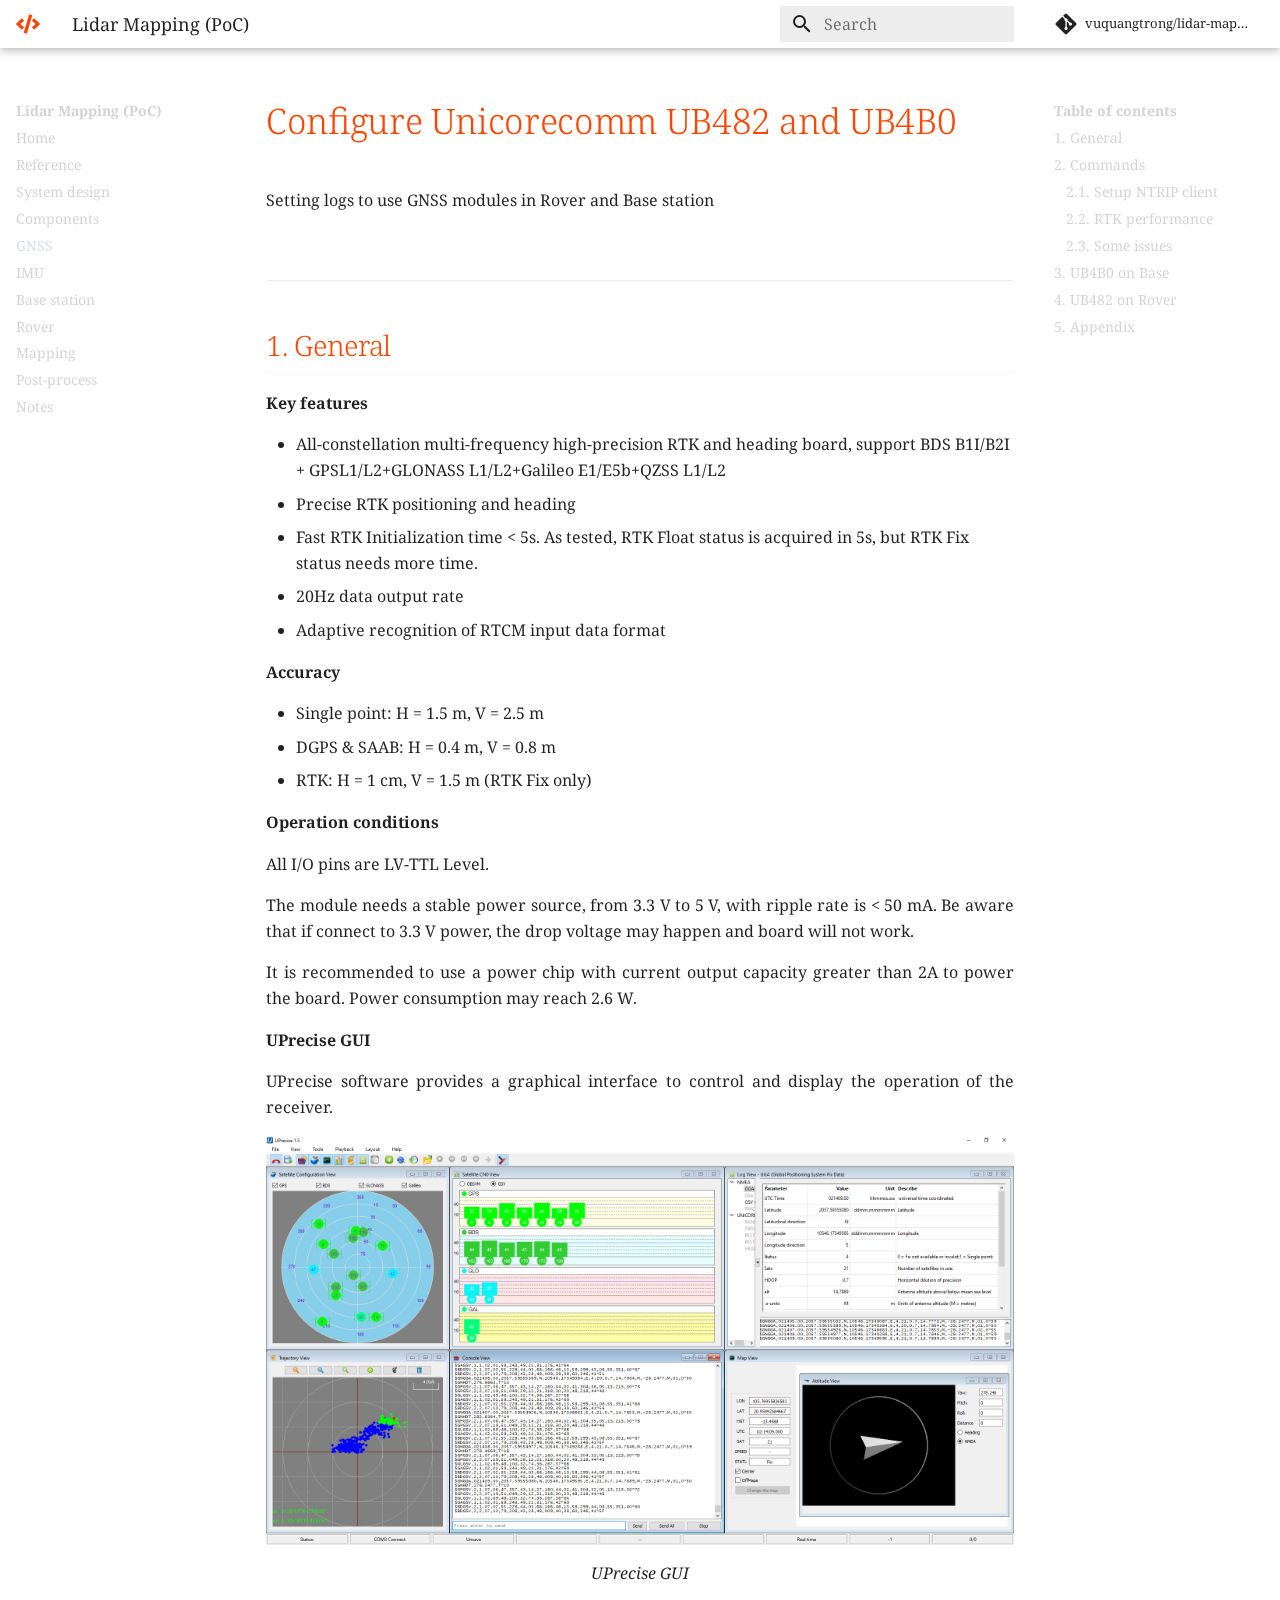
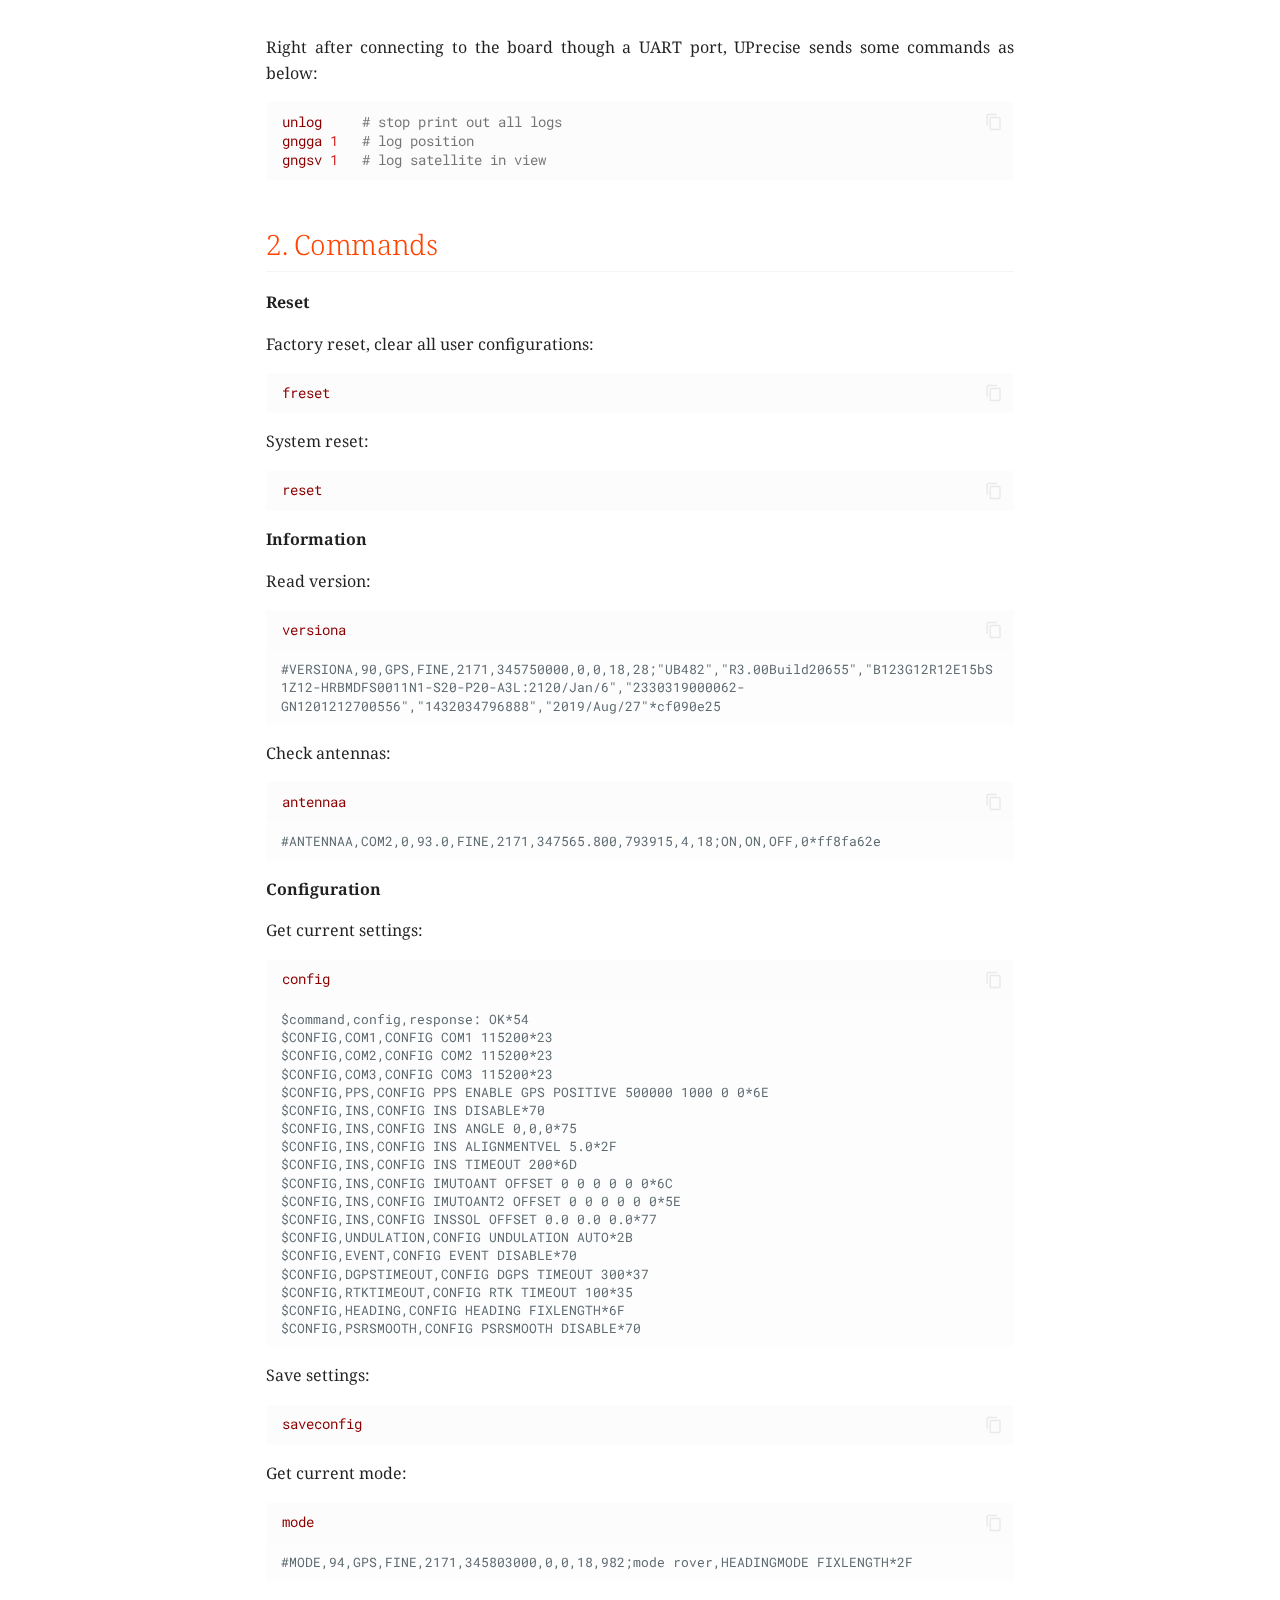
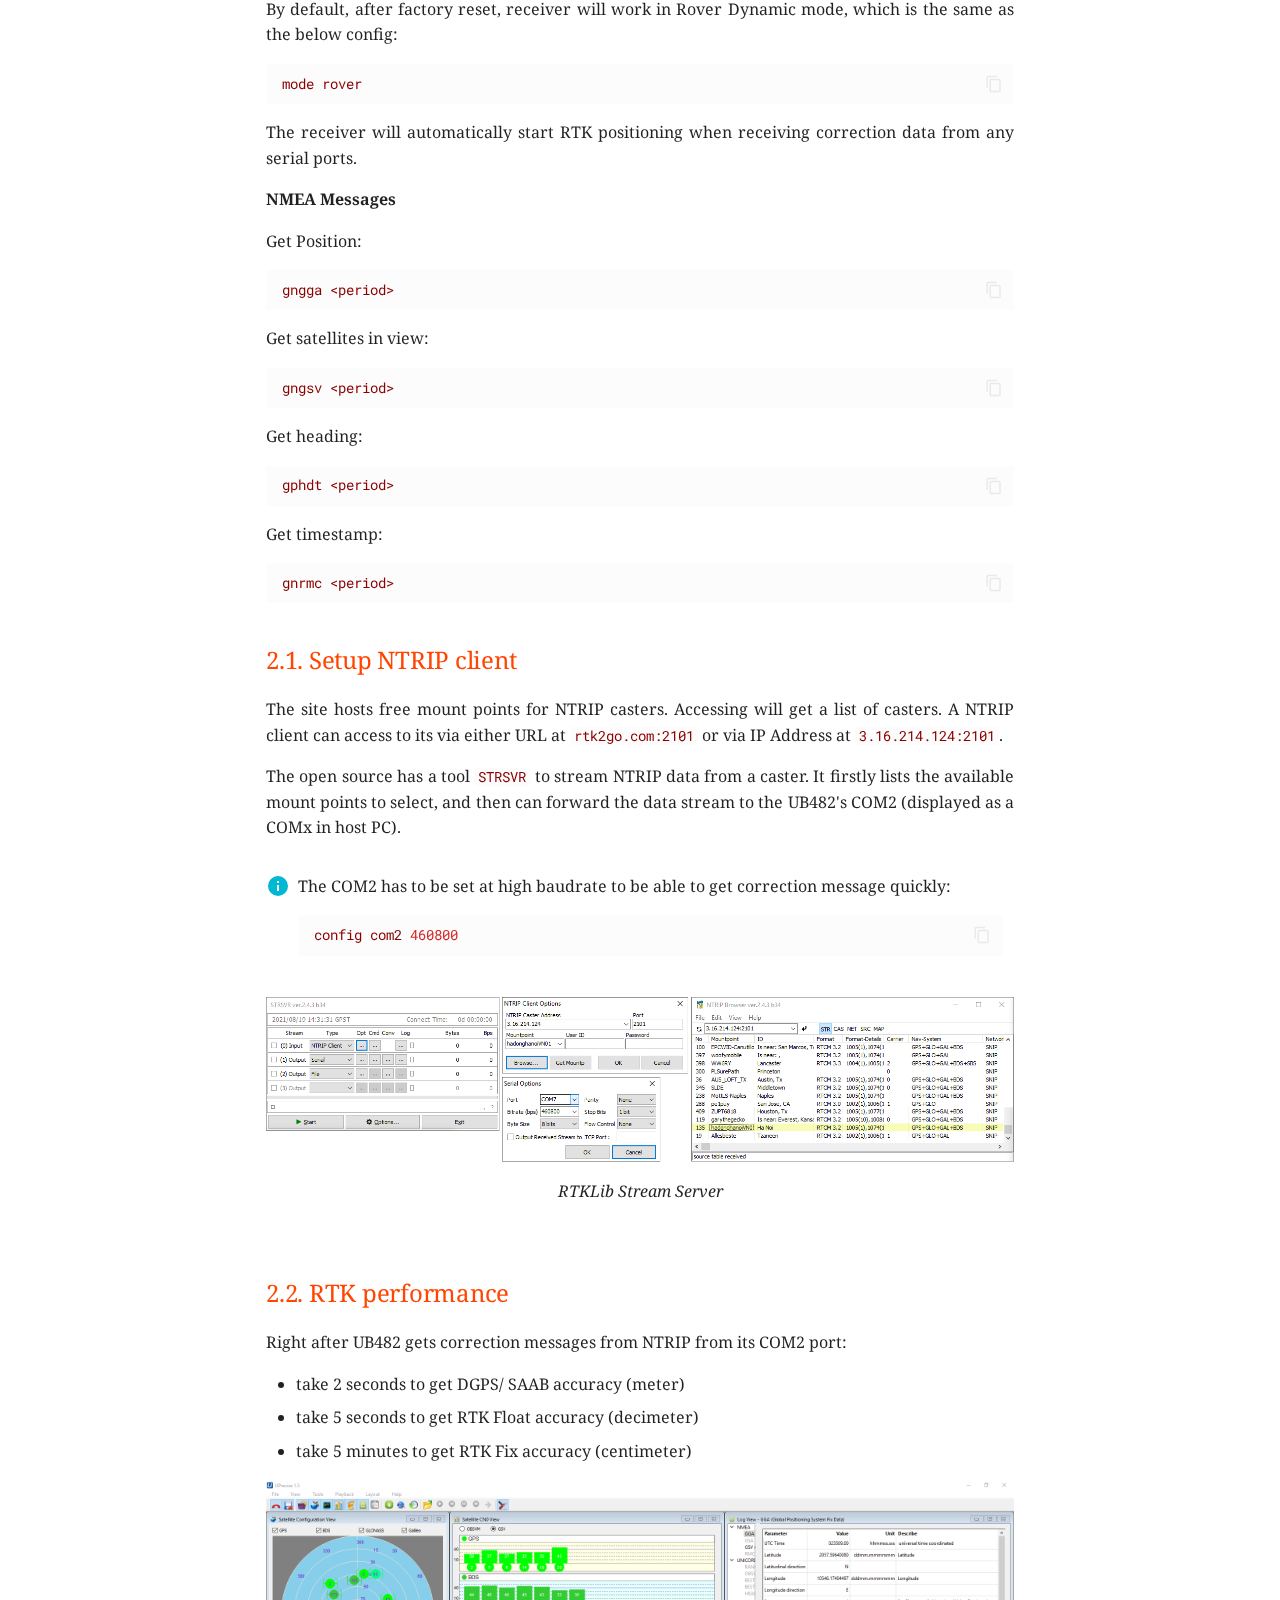
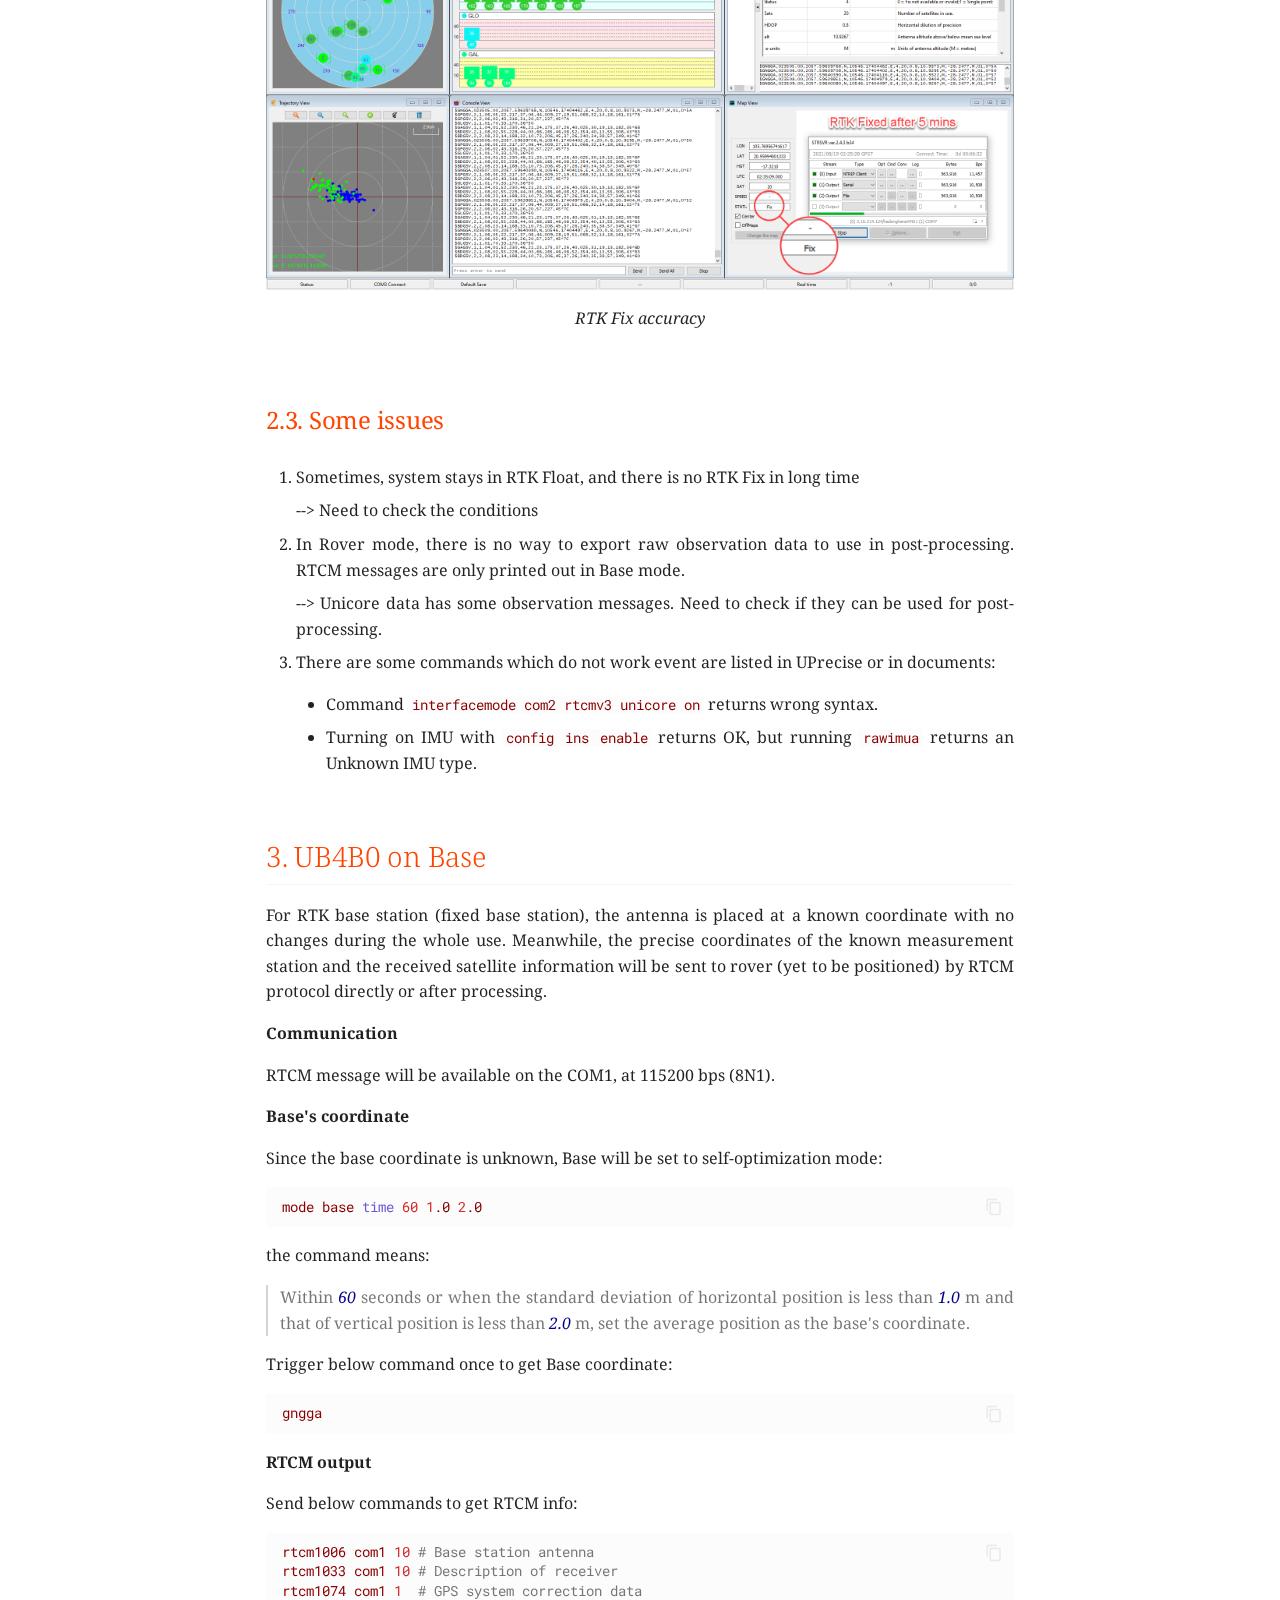
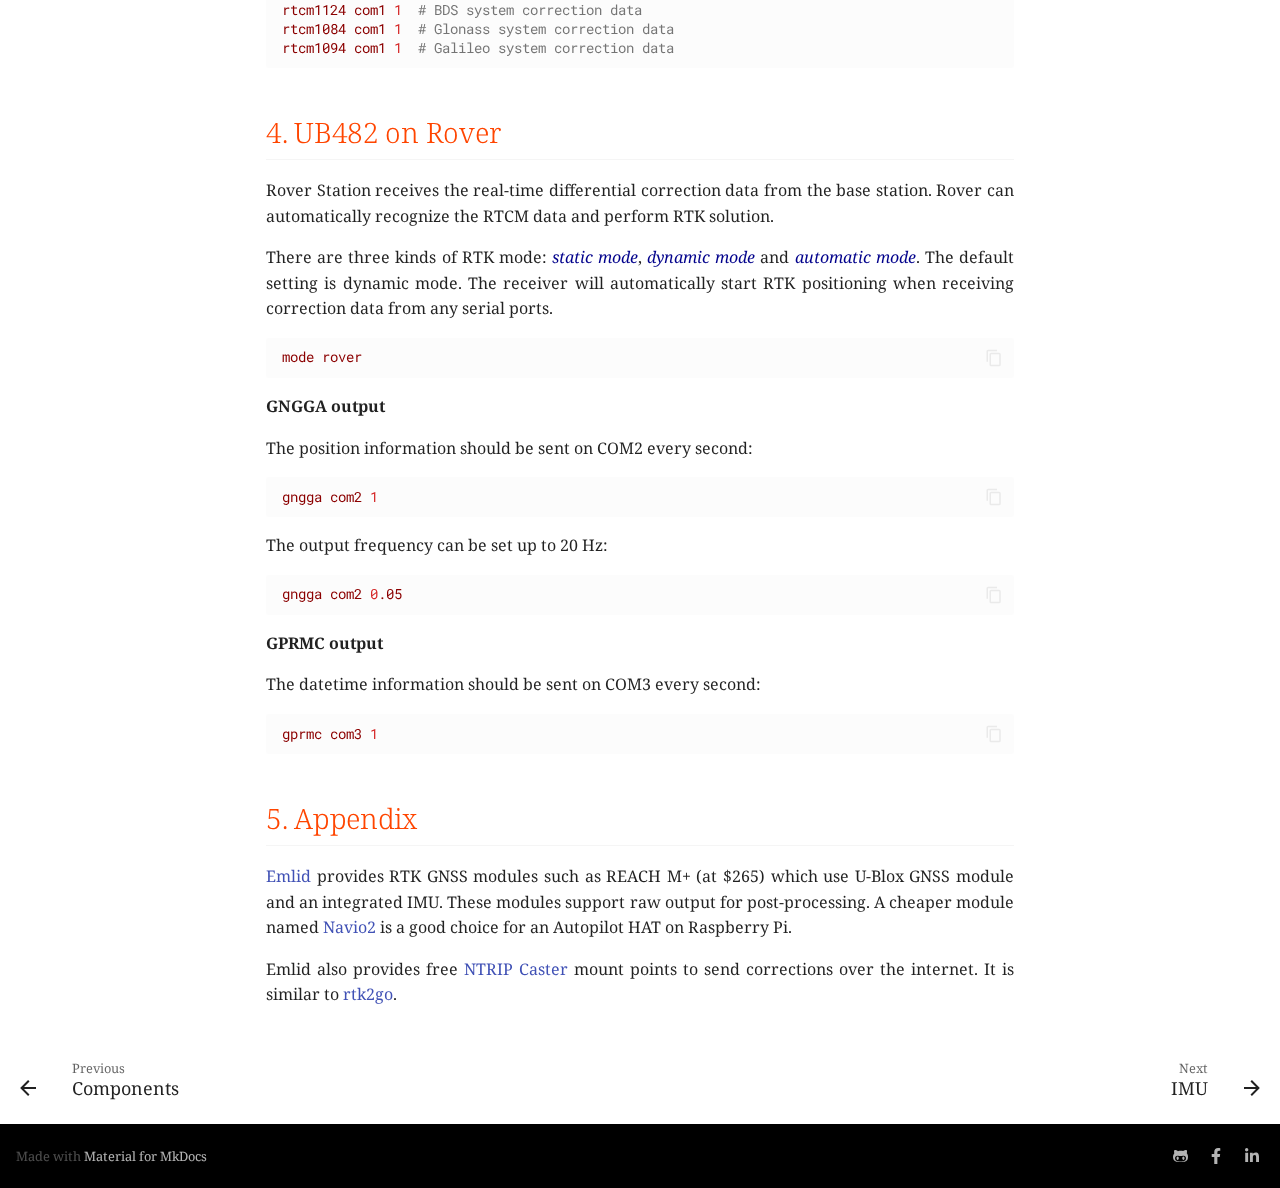
<file: docs/gnss/index.html>
<!doctype html>
<html lang="en" class="no-js">
  <head>
    
      <meta charset="utf-8">
      <meta name="viewport" content="width=device-width,initial-scale=1">
      
        <meta name="description" content="Setting logs to use GNSS modules in Rover and Base station">
      
      
      
        <meta name="author" content="vqtrong">
      
      
        <link rel="canonical" href="https://www.codeinsideout.com/lidar-mapping-poc/gnss/">
      
      <link rel="icon" href="../favicon.png">
      <meta name="generator" content="mkdocs-1.2.3, mkdocs-material-7.3.4">
    
    
      
        <title>GNSS - Lidar Mapping (PoC)</title>
      
    
    
      <link rel="stylesheet" href="../assets/stylesheets/main.db9e7362.min.css">
      
        
        <link rel="stylesheet" href="../assets/stylesheets/palette.3f5d1f46.min.css">
        
          
          
          <meta name="theme-color" content="#ffffff">
        
      
    
    
    
      
        
        <link rel="preconnect" href="https://fonts.gstatic.com" crossorigin>
        <link rel="stylesheet" href="https://fonts.googleapis.com/css?family=Noto+Serif:300,400,400i,700%7CRoboto+Mono&display=fallback">
        <style>:root{--md-text-font-family:"Noto Serif";--md-code-font-family:"Roboto Mono"}</style>
      
    
    
    
      <link rel="stylesheet" href="../assets/view-bigimg.css">
    
      <link rel="stylesheet" href="../assets/extra.css">
    
    
      


    
    
  </head>
  
  
    
    
    
    
    
    <body dir="ltr" data-md-color-scheme="" data-md-color-primary="white" data-md-color-accent="deep-orange">
  
    
    <script>function __prefix(e){return new URL("..",location).pathname+"."+e}function __get(e,t=localStorage){return JSON.parse(t.getItem(__prefix(e)))}</script>
    
    <input class="md-toggle" data-md-toggle="drawer" type="checkbox" id="__drawer" autocomplete="off">
    <input class="md-toggle" data-md-toggle="search" type="checkbox" id="__search" autocomplete="off">
    <label class="md-overlay" for="__drawer"></label>
    <div data-md-component="skip">
      
        
        <a href="#1-general" class="md-skip">
          Skip to content
        </a>
      
    </div>
    <div data-md-component="announce">
      
    </div>
    
      

<header class="md-header" data-md-component="header">
  <nav class="md-header__inner md-grid" aria-label="Header">
    <a href=".." title="Lidar Mapping (PoC)" class="md-header__button md-logo" aria-label="Lidar Mapping (PoC)" data-md-component="logo">
      
  
  <svg xmlns="http://www.w3.org/2000/svg" viewBox="0 0 640 512"><path d="m278.9 511.5-61-17.7c-6.4-1.8-10-8.5-8.2-14.9L346.2 8.7c1.8-6.4 8.5-10 14.9-8.2l61 17.7c6.4 1.8 10 8.5 8.2 14.9L293.8 503.3c-1.9 6.4-8.5 10.1-14.9 8.2zm-114-112.2 43.5-46.4c4.6-4.9 4.3-12.7-.8-17.2L117 256l90.6-79.7c5.1-4.5 5.5-12.3.8-17.2l-43.5-46.4c-4.5-4.8-12.1-5.1-17-.5L3.8 247.2c-5.1 4.7-5.1 12.8 0 17.5l144.1 135.1c4.9 4.6 12.5 4.4 17-.5zm327.2.6 144.1-135.1c5.1-4.7 5.1-12.8 0-17.5L492.1 112.1c-4.8-4.5-12.4-4.3-17 .5L431.6 159c-4.6 4.9-4.3 12.7.8 17.2L523 256l-90.6 79.7c-5.1 4.5-5.5 12.3-.8 17.2l43.5 46.4c4.5 4.9 12.1 5.1 17 .6z"/></svg>

    </a>
    <label class="md-header__button md-icon" for="__drawer">
      <svg xmlns="http://www.w3.org/2000/svg" viewBox="0 0 24 24"><path d="M3 6h18v2H3V6m0 5h18v2H3v-2m0 5h18v2H3v-2z"/></svg>
    </label>
    <div class="md-header__title" data-md-component="header-title">
      <div class="md-header__ellipsis">
        <div class="md-header__topic">
          <span class="md-ellipsis">
            Lidar Mapping (PoC)
          </span>
        </div>
        <div class="md-header__topic" data-md-component="header-topic">
          <span class="md-ellipsis">
            
              GNSS
            
          </span>
        </div>
      </div>
    </div>
    
    
    
      <label class="md-header__button md-icon" for="__search">
        <svg xmlns="http://www.w3.org/2000/svg" viewBox="0 0 24 24"><path d="M9.5 3A6.5 6.5 0 0 1 16 9.5c0 1.61-.59 3.09-1.56 4.23l.27.27h.79l5 5-1.5 1.5-5-5v-.79l-.27-.27A6.516 6.516 0 0 1 9.5 16 6.5 6.5 0 0 1 3 9.5 6.5 6.5 0 0 1 9.5 3m0 2C7 5 5 7 5 9.5S7 14 9.5 14 14 12 14 9.5 12 5 9.5 5z"/></svg>
      </label>
      
<div class="md-search" data-md-component="search" role="dialog">
  <label class="md-search__overlay" for="__search"></label>
  <div class="md-search__inner" role="search">
    <form class="md-search__form" name="search">
      <input type="text" class="md-search__input" name="query" aria-label="Search" placeholder="Search" autocapitalize="off" autocorrect="off" autocomplete="off" spellcheck="false" data-md-component="search-query" required>
      <label class="md-search__icon md-icon" for="__search">
        <svg xmlns="http://www.w3.org/2000/svg" viewBox="0 0 24 24"><path d="M9.5 3A6.5 6.5 0 0 1 16 9.5c0 1.61-.59 3.09-1.56 4.23l.27.27h.79l5 5-1.5 1.5-5-5v-.79l-.27-.27A6.516 6.516 0 0 1 9.5 16 6.5 6.5 0 0 1 3 9.5 6.5 6.5 0 0 1 9.5 3m0 2C7 5 5 7 5 9.5S7 14 9.5 14 14 12 14 9.5 12 5 9.5 5z"/></svg>
        <svg xmlns="http://www.w3.org/2000/svg" viewBox="0 0 24 24"><path d="M20 11v2H8l5.5 5.5-1.42 1.42L4.16 12l7.92-7.92L13.5 5.5 8 11h12z"/></svg>
      </label>
      <nav class="md-search__options" aria-label="Search">
        
          <a href="javascript:void(0)" class="md-search__icon md-icon" aria-label="Share" data-clipboard data-clipboard-text="" data-md-component="search-share" tabindex="-1">
            <svg xmlns="http://www.w3.org/2000/svg" viewBox="0 0 24 24"><path d="M18 16.08c-.76 0-1.44.3-1.96.77L8.91 12.7c.05-.23.09-.46.09-.7 0-.24-.04-.47-.09-.7l7.05-4.11c.54.5 1.25.81 2.04.81a3 3 0 0 0 3-3 3 3 0 0 0-3-3 3 3 0 0 0-3 3c0 .24.04.47.09.7L8.04 9.81C7.5 9.31 6.79 9 6 9a3 3 0 0 0-3 3 3 3 0 0 0 3 3c.79 0 1.5-.31 2.04-.81l7.12 4.15c-.05.21-.08.43-.08.66 0 1.61 1.31 2.91 2.92 2.91 1.61 0 2.92-1.3 2.92-2.91A2.92 2.92 0 0 0 18 16.08z"/></svg>
          </a>
        
        <button type="reset" class="md-search__icon md-icon" aria-label="Clear" tabindex="-1">
          <svg xmlns="http://www.w3.org/2000/svg" viewBox="0 0 24 24"><path d="M19 6.41 17.59 5 12 10.59 6.41 5 5 6.41 10.59 12 5 17.59 6.41 19 12 13.41 17.59 19 19 17.59 13.41 12 19 6.41z"/></svg>
        </button>
      </nav>
      
        <div class="md-search__suggest" data-md-component="search-suggest"></div>
      
    </form>
    <div class="md-search__output">
      <div class="md-search__scrollwrap" data-md-scrollfix>
        <div class="md-search-result" data-md-component="search-result">
          <div class="md-search-result__meta">
            Initializing search
          </div>
          <ol class="md-search-result__list"></ol>
        </div>
      </div>
    </div>
  </div>
</div>
    
    
      <div class="md-header__source">
        
<a href="https://github.com/vuquangtrong/lidar-mapping-poc/" title="Go to repository" class="md-source" data-md-component="source">
  <div class="md-source__icon md-icon">
    
    <svg xmlns="http://www.w3.org/2000/svg" viewBox="0 0 448 512"><path d="M439.55 236.05 244 40.45a28.87 28.87 0 0 0-40.81 0l-40.66 40.63 51.52 51.52c27.06-9.14 52.68 16.77 43.39 43.68l49.66 49.66c34.23-11.8 61.18 31 35.47 56.69-26.49 26.49-70.21-2.87-56-37.34L240.22 199v121.85c25.3 12.54 22.26 41.85 9.08 55a34.34 34.34 0 0 1-48.55 0c-17.57-17.6-11.07-46.91 11.25-56v-123c-20.8-8.51-24.6-30.74-18.64-45L142.57 101 8.45 235.14a28.86 28.86 0 0 0 0 40.81l195.61 195.6a28.86 28.86 0 0 0 40.8 0l194.69-194.69a28.86 28.86 0 0 0 0-40.81z"/></svg>
  </div>
  <div class="md-source__repository">
    vuquangtrong/lidar-mapping-poc
  </div>
</a>
      </div>
    
  </nav>
  
</header>
    
    <div class="md-container" data-md-component="container">
      
      
        
          
        
      
      <main class="md-main" data-md-component="main">
        <div class="md-main__inner md-grid">
          
            
              
              <div class="md-sidebar md-sidebar--primary" data-md-component="sidebar" data-md-type="navigation" >
                <div class="md-sidebar__scrollwrap">
                  <div class="md-sidebar__inner">
                    


<nav class="md-nav md-nav--primary" aria-label="Navigation" data-md-level="0">
  <label class="md-nav__title" for="__drawer">
    <a href=".." title="Lidar Mapping (PoC)" class="md-nav__button md-logo" aria-label="Lidar Mapping (PoC)" data-md-component="logo">
      
  
  <svg xmlns="http://www.w3.org/2000/svg" viewBox="0 0 640 512"><path d="m278.9 511.5-61-17.7c-6.4-1.8-10-8.5-8.2-14.9L346.2 8.7c1.8-6.4 8.5-10 14.9-8.2l61 17.7c6.4 1.8 10 8.5 8.2 14.9L293.8 503.3c-1.9 6.4-8.5 10.1-14.9 8.2zm-114-112.2 43.5-46.4c4.6-4.9 4.3-12.7-.8-17.2L117 256l90.6-79.7c5.1-4.5 5.5-12.3.8-17.2l-43.5-46.4c-4.5-4.8-12.1-5.1-17-.5L3.8 247.2c-5.1 4.7-5.1 12.8 0 17.5l144.1 135.1c4.9 4.6 12.5 4.4 17-.5zm327.2.6 144.1-135.1c5.1-4.7 5.1-12.8 0-17.5L492.1 112.1c-4.8-4.5-12.4-4.3-17 .5L431.6 159c-4.6 4.9-4.3 12.7.8 17.2L523 256l-90.6 79.7c-5.1 4.5-5.5 12.3-.8 17.2l43.5 46.4c4.5 4.9 12.1 5.1 17 .6z"/></svg>

    </a>
    Lidar Mapping (PoC)
  </label>
  
    <div class="md-nav__source">
      
<a href="https://github.com/vuquangtrong/lidar-mapping-poc/" title="Go to repository" class="md-source" data-md-component="source">
  <div class="md-source__icon md-icon">
    
    <svg xmlns="http://www.w3.org/2000/svg" viewBox="0 0 448 512"><path d="M439.55 236.05 244 40.45a28.87 28.87 0 0 0-40.81 0l-40.66 40.63 51.52 51.52c27.06-9.14 52.68 16.77 43.39 43.68l49.66 49.66c34.23-11.8 61.18 31 35.47 56.69-26.49 26.49-70.21-2.87-56-37.34L240.22 199v121.85c25.3 12.54 22.26 41.85 9.08 55a34.34 34.34 0 0 1-48.55 0c-17.57-17.6-11.07-46.91 11.25-56v-123c-20.8-8.51-24.6-30.74-18.64-45L142.57 101 8.45 235.14a28.86 28.86 0 0 0 0 40.81l195.61 195.6a28.86 28.86 0 0 0 40.8 0l194.69-194.69a28.86 28.86 0 0 0 0-40.81z"/></svg>
  </div>
  <div class="md-source__repository">
    vuquangtrong/lidar-mapping-poc
  </div>
</a>
    </div>
  
  <ul class="md-nav__list" data-md-scrollfix>
    
      
      
      

  
  
  
    <li class="md-nav__item">
      <a href=".." class="md-nav__link">
        Home
      </a>
    </li>
  

    
      
      
      

  
  
  
    <li class="md-nav__item">
      <a href="../reference/" class="md-nav__link">
        Reference
      </a>
    </li>
  

    
      
      
      

  
  
  
    <li class="md-nav__item">
      <a href="../design/" class="md-nav__link">
        System design
      </a>
    </li>
  

    
      
      
      

  
  
  
    <li class="md-nav__item">
      <a href="../components/" class="md-nav__link">
        Components
      </a>
    </li>
  

    
      
      
      

  
  
    
  
  
    <li class="md-nav__item md-nav__item--active">
      
      <input class="md-nav__toggle md-toggle" data-md-toggle="toc" type="checkbox" id="__toc">
      
      
      
        <label class="md-nav__link md-nav__link--active" for="__toc">
          GNSS
          <span class="md-nav__icon md-icon"></span>
        </label>
      
      <a href="./" class="md-nav__link md-nav__link--active">
        GNSS
      </a>
      
        
<nav class="md-nav md-nav--secondary" aria-label="Table of contents">
  
  
  
  
    <label class="md-nav__title" for="__toc">
      <span class="md-nav__icon md-icon"></span>
      Table of contents
    </label>
    <ul class="md-nav__list" data-md-component="toc" data-md-scrollfix>
      
        <li class="md-nav__item">
  <a href="#1-general" class="md-nav__link">
    1. General
  </a>
  
</li>
      
        <li class="md-nav__item">
  <a href="#2-commands" class="md-nav__link">
    2. Commands
  </a>
  
    <nav class="md-nav" aria-label="2. Commands">
      <ul class="md-nav__list">
        
          <li class="md-nav__item">
  <a href="#21-setup-ntrip-client" class="md-nav__link">
    2.1. Setup NTRIP client
  </a>
  
</li>
        
          <li class="md-nav__item">
  <a href="#22-rtk-performance" class="md-nav__link">
    2.2. RTK performance
  </a>
  
</li>
        
          <li class="md-nav__item">
  <a href="#23-some-issues" class="md-nav__link">
    2.3. Some issues
  </a>
  
</li>
        
      </ul>
    </nav>
  
</li>
      
        <li class="md-nav__item">
  <a href="#3-ub4b0-on-base" class="md-nav__link">
    3. UB4B0 on Base
  </a>
  
</li>
      
        <li class="md-nav__item">
  <a href="#4-ub482-on-rover" class="md-nav__link">
    4. UB482 on Rover
  </a>
  
</li>
      
        <li class="md-nav__item">
  <a href="#5-appendix" class="md-nav__link">
    5. Appendix
  </a>
  
</li>
      
    </ul>
  
</nav>
      
    </li>
  

    
      
      
      

  
  
  
    <li class="md-nav__item">
      <a href="../imu/" class="md-nav__link">
        IMU
      </a>
    </li>
  

    
      
      
      

  
  
  
    <li class="md-nav__item">
      <a href="../base/" class="md-nav__link">
        Base station
      </a>
    </li>
  

    
      
      
      

  
  
  
    <li class="md-nav__item">
      <a href="../rover/" class="md-nav__link">
        Rover
      </a>
    </li>
  

    
      
      
      

  
  
  
    <li class="md-nav__item">
      <a href="../mapping/" class="md-nav__link">
        Mapping
      </a>
    </li>
  

    
      
      
      

  
  
  
    <li class="md-nav__item">
      <a href="../post-process/" class="md-nav__link">
        Post-process
      </a>
    </li>
  

    
      
      
      

  
  
  
    <li class="md-nav__item">
      <a href="../notes/" class="md-nav__link">
        Notes
      </a>
    </li>
  

    
  </ul>
</nav>
                  </div>
                </div>
              </div>
            
            
              
              <div class="md-sidebar md-sidebar--secondary" data-md-component="sidebar" data-md-type="toc" >
                <div class="md-sidebar__scrollwrap">
                  <div class="md-sidebar__inner">
                    
<nav class="md-nav md-nav--secondary" aria-label="Table of contents">
  
  
  
  
    <label class="md-nav__title" for="__toc">
      <span class="md-nav__icon md-icon"></span>
      Table of contents
    </label>
    <ul class="md-nav__list" data-md-component="toc" data-md-scrollfix>
      
        <li class="md-nav__item">
  <a href="#1-general" class="md-nav__link">
    1. General
  </a>
  
</li>
      
        <li class="md-nav__item">
  <a href="#2-commands" class="md-nav__link">
    2. Commands
  </a>
  
    <nav class="md-nav" aria-label="2. Commands">
      <ul class="md-nav__list">
        
          <li class="md-nav__item">
  <a href="#21-setup-ntrip-client" class="md-nav__link">
    2.1. Setup NTRIP client
  </a>
  
</li>
        
          <li class="md-nav__item">
  <a href="#22-rtk-performance" class="md-nav__link">
    2.2. RTK performance
  </a>
  
</li>
        
          <li class="md-nav__item">
  <a href="#23-some-issues" class="md-nav__link">
    2.3. Some issues
  </a>
  
</li>
        
      </ul>
    </nav>
  
</li>
      
        <li class="md-nav__item">
  <a href="#3-ub4b0-on-base" class="md-nav__link">
    3. UB4B0 on Base
  </a>
  
</li>
      
        <li class="md-nav__item">
  <a href="#4-ub482-on-rover" class="md-nav__link">
    4. UB482 on Rover
  </a>
  
</li>
      
        <li class="md-nav__item">
  <a href="#5-appendix" class="md-nav__link">
    5. Appendix
  </a>
  
</li>
      
    </ul>
  
</nav>
                  </div>
                </div>
              </div>
            
          
          <div class="md-content" data-md-component="content">
            <article class="md-content__inner md-typeset">
              
    
        <h1 class="page-title">Configure Unicorecomm UB482 and UB4B0</h1>
        <p class="page-description">Setting logs to use GNSS modules in Rover and Base station</p>
        <br>
        <hr>
        <h2 id="1-general">1. General<a class="headerlink" href="#1-general" title="Permanent link">⚓︎</a></h2>
<p><strong>Key features</strong></p>
<ul>
<li>All-constellation multi-frequency high-precision RTK and heading board, support BDS B1I/B2I + GPSL1/L2+GLONASS L1/L2+Galileo E1/E5b+QZSS L1/L2</li>
<li>Precise RTK positioning and heading</li>
<li>Fast RTK Initialization time &lt; 5s. As tested, RTK Float status is acquired in 5s, but RTK Fix status needs more time.</li>
<li>20Hz data output rate</li>
<li>Adaptive recognition of RTCM input data format</li>
</ul>
<p><strong>Accuracy</strong></p>
<ul>
<li>Single point: H = 1.5 m, V = 2.5 m</li>
<li>DGPS &amp; SAAB: H = 0.4 m, V = 0.8 m</li>
<li>RTK: H = 1 cm, V = 1.5 m (RTK Fix only)</li>
</ul>
<p><strong>Operation conditions</strong></p>
<p>All I/O pins are LV-TTL Level.</p>
<p>The module needs a stable power source, from 3.3 V to 5 V, with ripple rate is &lt; 50 mA. Be aware that if connect to 3.3 V power, the drop voltage may happen and board will not work.</p>
<p>It is recommended to use a power chip with current output capacity greater than 2A to power the board. Power consumption may reach 2.6 W.</p>
<p><strong>UPrecise GUI</strong></p>
<p>UPrecise software provides a graphical interface to control and display the operation of the receiver.</p>
<p>
<figure><img src="uprecise.png" /><figcaption>UPrecise GUI</figcaption>
</figure>
</p>
<p>Right after connecting to the board though a UART port, UPrecise sends some commands as below:</p>
<div class="highlight"><pre><span></span><code>unlog     <span class="c1"># stop print out all logs</span>
gngga <span class="m">1</span>   <span class="c1"># log position</span>
gngsv <span class="m">1</span>   <span class="c1"># log satellite in view</span>
</code></pre></div>
<h2 id="2-commands">2. Commands<a class="headerlink" href="#2-commands" title="Permanent link">⚓︎</a></h2>
<p><strong>Reset</strong></p>
<p>Factory reset, clear all user configurations:</p>
<div class="highlight"><pre><span></span><code>freset
</code></pre></div>
<p>System reset:</p>
<div class="highlight"><pre><span></span><code>reset
</code></pre></div>
<p><strong>Information</strong></p>
<p>Read version:</p>
<div class="highlight"><pre><span></span><code>versiona
</code></pre></div>
<div class="log"></div>
<div class="highlight"><pre><span></span><code>#VERSIONA,90,GPS,FINE,2171,345750000,0,0,18,28;&quot;UB482&quot;,&quot;R3.00Build20655&quot;,&quot;B123G12R12E15bS1Z12-HRBMDFS0011N1-S20-P20-A3L:2120/Jan/6&quot;,&quot;2330319000062-GN1201212700556&quot;,&quot;1432034796888&quot;,&quot;2019/Aug/27&quot;*cf090e25
</code></pre></div>
<p>Check antennas:</p>
<div class="highlight"><pre><span></span><code>antennaa
</code></pre></div>
<div class="log"></div>
<div class="highlight"><pre><span></span><code>#ANTENNAA,COM2,0,93.0,FINE,2171,347565.800,793915,4,18;ON,ON,OFF,0*ff8fa62e
</code></pre></div>
<p><strong>Configuration</strong></p>
<p>Get current settings:</p>
<div class="highlight"><pre><span></span><code>config
</code></pre></div>
<div class="log"></div>
<div class="highlight"><pre><span></span><code>$command,config,response: OK*54
$CONFIG,COM1,CONFIG COM1 115200*23
$CONFIG,COM2,CONFIG COM2 115200*23
$CONFIG,COM3,CONFIG COM3 115200*23
$CONFIG,PPS,CONFIG PPS ENABLE GPS POSITIVE 500000 1000 0 0*6E
$CONFIG,INS,CONFIG INS DISABLE*70
$CONFIG,INS,CONFIG INS ANGLE 0,0,0*75
$CONFIG,INS,CONFIG INS ALIGNMENTVEL 5.0*2F
$CONFIG,INS,CONFIG INS TIMEOUT 200*6D
$CONFIG,INS,CONFIG IMUTOANT OFFSET 0 0 0 0 0 0*6C
$CONFIG,INS,CONFIG IMUTOANT2 OFFSET 0 0 0 0 0 0*5E
$CONFIG,INS,CONFIG INSSOL OFFSET 0.0 0.0 0.0*77
$CONFIG,UNDULATION,CONFIG UNDULATION AUTO*2B
$CONFIG,EVENT,CONFIG EVENT DISABLE*70
$CONFIG,DGPSTIMEOUT,CONFIG DGPS TIMEOUT 300*37
$CONFIG,RTKTIMEOUT,CONFIG RTK TIMEOUT 100*35
$CONFIG,HEADING,CONFIG HEADING FIXLENGTH*6F
$CONFIG,PSRSMOOTH,CONFIG PSRSMOOTH DISABLE*70
</code></pre></div>
<p>Save settings:</p>
<div class="highlight"><pre><span></span><code>saveconfig
</code></pre></div>
<p>Get current mode:</p>
<div class="highlight"><pre><span></span><code>mode
</code></pre></div>
<div class="log"></div>
<div class="highlight"><pre><span></span><code>#MODE,94,GPS,FINE,2171,345803000,0,0,18,982;mode rover,HEADINGMODE FIXLENGTH*2F
</code></pre></div>
<p>By default, after factory reset, receiver will work in Rover Dynamic mode, which is the same as the below config:</p>
<div class="highlight"><pre><span></span><code>mode rover
</code></pre></div>
<p>The receiver will automatically start RTK positioning when receiving correction data from any serial ports.</p>
<p><strong>NMEA Messages</strong></p>
<p>Get Position:</p>
<div class="highlight"><pre><span></span><code>gngga &lt;period&gt;
</code></pre></div>
<p>Get satellites in view:</p>
<div class="highlight"><pre><span></span><code>gngsv &lt;period&gt;
</code></pre></div>
<p>Get heading:</p>
<div class="highlight"><pre><span></span><code>gphdt &lt;period&gt;
</code></pre></div>
<p>Get timestamp:</p>
<div class="highlight"><pre><span></span><code>gnrmc &lt;period&gt;
</code></pre></div>
<h3 id="21-setup-ntrip-client">2.1. Setup NTRIP client<a class="headerlink" href="#21-setup-ntrip-client" title="Permanent link">⚓︎</a></h3>
<p>The site <rtk2go.com> hosts free mount points for NTRIP casters. Accessing <rtk2go.com:2101> will get a list of casters. A NTRIP client can access to its via either URL at <code>rtk2go.com:2101</code> or via IP Address at <code>3.16.214.124:2101</code>.</p>
<p>The open source <rtklib.com> has a tool <code>STRSVR</code> to stream NTRIP data from a caster. It firstly lists the available mount points to select, and then can forward the data stream to the UB482's COM2 (displayed as a COMx in host PC).</p>
<div class="admonition info no-title">
<p class="admonition-title">&nbsp;</p>
<p>The COM2 has to be set at high baudrate to be able to get correction message quickly:</p>
<div class="highlight"><pre><span></span><code>config com2 <span class="m">460800</span>
</code></pre></div>
</div>
<p>
<figure><img src="rtlkllib_strsvr.png" /><figcaption>RTKLib Stream Server</figcaption>
</figure>
</p>
<h3 id="22-rtk-performance">2.2. RTK performance<a class="headerlink" href="#22-rtk-performance" title="Permanent link">⚓︎</a></h3>
<p>Right after UB482 gets correction messages from NTRIP from its COM2 port:</p>
<ul>
<li>take 2 seconds to get DGPS/ SAAB accuracy (meter)</li>
<li>take 5 seconds to get RTK Float accuracy (decimeter)</li>
<li>take 5 minutes to get RTK Fix accuracy (centimeter)</li>
</ul>
<p>
<figure><img src="rtk_fix.png" /><figcaption>RTK Fix accuracy</figcaption>
</figure>
</p>
<h3 id="23-some-issues">2.3. Some issues<a class="headerlink" href="#23-some-issues" title="Permanent link">⚓︎</a></h3>
<ol>
<li>
<p>Sometimes, system stays in RTK Float, and there is no RTK Fix in long time</p>
<p>--&gt; Need to check the conditions</p>
</li>
<li>
<p>In Rover mode, there is no way to export raw observation data to use in post-processing. RTCM messages are only printed out in Base mode.</p>
<p>--&gt; Unicore data has some observation messages. Need to check if they can be used for post-processing.</p>
</li>
<li>
<p>There are some commands which do not work event are listed in UPrecise or in documents:</p>
<ul>
<li>
<p>Command <code>interfacemode com2 rtcmv3 unicore on</code> returns wrong syntax.</p>
</li>
<li>
<p>Turning on IMU with <code>config ins enable</code> returns OK, but running <code>rawimua</code> returns an Unknown IMU type.</p>
</li>
</ul>
</li>
</ol>
<h2 id="3-ub4b0-on-base">3. UB4B0 on Base<a class="headerlink" href="#3-ub4b0-on-base" title="Permanent link">⚓︎</a></h2>
<p>For RTK base station (fixed base station), the antenna is placed at a known coordinate
with no changes during the whole use. Meanwhile, the precise coordinates of the known measurement station and the received satellite information will be sent to rover (yet to be positioned) by RTCM protocol directly or after processing.</p>
<p><strong>Communication</strong></p>
<p>RTCM message will be available on the COM1, at 115200 bps (8N1).</p>
<p><strong>Base's coordinate</strong></p>
<p>Since the base coordinate is unknown, Base will be set to self-optimization mode:</p>
<div class="highlight"><pre><span></span><code>mode base <span class="nb">time</span> <span class="m">60</span> <span class="m">1</span>.0 <span class="m">2</span>.0
</code></pre></div>
<p>the command means:</p>
<blockquote>
<p>Within <em>60</em> seconds or when the standard deviation of horizontal position is less than <em>1.0</em> m and that of vertical position is less than <em>2.0</em> m, set the average position as the base's coordinate.</p>
</blockquote>
<p>Trigger below command once to get Base coordinate:</p>
<div class="highlight"><pre><span></span><code>gngga
</code></pre></div>
<p><strong>RTCM output</strong></p>
<p>Send below commands to get RTCM info:</p>
<div class="highlight"><pre><span></span><code>rtcm1006 com1 <span class="m">10</span> <span class="c1"># Base station antenna</span>
rtcm1033 com1 <span class="m">10</span> <span class="c1"># Description of receiver</span>
rtcm1074 com1 <span class="m">1</span>  <span class="c1"># GPS system correction data</span>
rtcm1124 com1 <span class="m">1</span>  <span class="c1"># BDS system correction data</span>
rtcm1084 com1 <span class="m">1</span>  <span class="c1"># Glonass system correction data</span>
rtcm1094 com1 <span class="m">1</span>  <span class="c1"># Galileo system correction data</span>
</code></pre></div>
<h2 id="4-ub482-on-rover">4. UB482 on Rover<a class="headerlink" href="#4-ub482-on-rover" title="Permanent link">⚓︎</a></h2>
<p>Rover Station receives the real-time differential correction data from the base station. Rover can automatically recognize the RTCM data and perform RTK solution.</p>
<p>There are three kinds of RTK mode: <em>static mode</em>, <em>dynamic mode</em> and <em>automatic mode</em>. The default setting is dynamic mode. The receiver will automatically start RTK positioning when receiving correction data from any serial ports.</p>
<div class="highlight"><pre><span></span><code>mode rover
</code></pre></div>
<p><strong>GNGGA output</strong></p>
<p>The position information should be sent on COM2 every second:</p>
<div class="highlight"><pre><span></span><code>gngga com2 <span class="m">1</span>
</code></pre></div>
<p>The output frequency can be set up to 20 Hz:</p>
<div class="highlight"><pre><span></span><code>gngga com2 <span class="m">0</span>.05
</code></pre></div>
<p><strong>GPRMC output</strong></p>
<p>The datetime information should be sent on COM3 every second:</p>
<div class="highlight"><pre><span></span><code>gprmc com3 <span class="m">1</span>
</code></pre></div>
<h2 id="5-appendix">5. Appendix<a class="headerlink" href="#5-appendix" title="Permanent link">⚓︎</a></h2>
<p><a href="https://emlid.com">Emlid</a> provides RTK GNSS modules such as REACH M+ (at $265) which use U-Blox GNSS module and an integrated IMU. These modules support raw output for post-processing. A cheaper module named <a href="https://navio2.emlid.com/">Navio2</a> is a good choice for an Autopilot HAT on Raspberry Pi.</p>
<p>Emlid also provides free <a href="https://emlid.com/ntrip-caster/">NTRIP Caster</a> mount points to send corrections over the internet. It is similar to <a href="https://rtk2go.com">rtk2go</a>.</p>
    

              
                


              
            </article>
          </div>
        </div>
        
          <a href="#" class="md-top md-icon" data-md-component="top" data-md-state="hidden">
            <svg xmlns="http://www.w3.org/2000/svg" viewBox="0 0 24 24"><path d="M13 20h-2V8l-5.5 5.5-1.42-1.42L12 4.16l7.92 7.92-1.42 1.42L13 8v12z"/></svg>
            Back to top
          </a>
        
      </main>
      
        
<footer class="md-footer">
  
    <nav class="md-footer__inner md-grid" aria-label="Footer">
      
        
        <a href="../components/" class="md-footer__link md-footer__link--prev" aria-label="Previous: Components" rel="prev">
          <div class="md-footer__button md-icon">
            <svg xmlns="http://www.w3.org/2000/svg" viewBox="0 0 24 24"><path d="M20 11v2H8l5.5 5.5-1.42 1.42L4.16 12l7.92-7.92L13.5 5.5 8 11h12z"/></svg>
          </div>
          <div class="md-footer__title">
            <div class="md-ellipsis">
              <span class="md-footer__direction">
                Previous
              </span>
              Components
            </div>
          </div>
        </a>
      
      
        
        <a href="../imu/" class="md-footer__link md-footer__link--next" aria-label="Next: IMU" rel="next">
          <div class="md-footer__title">
            <div class="md-ellipsis">
              <span class="md-footer__direction">
                Next
              </span>
              IMU
            </div>
          </div>
          <div class="md-footer__button md-icon">
            <svg xmlns="http://www.w3.org/2000/svg" viewBox="0 0 24 24"><path d="M4 11v2h12l-5.5 5.5 1.42 1.42L19.84 12l-7.92-7.92L10.5 5.5 16 11H4z"/></svg>
          </div>
        </a>
      
    </nav>
  
  <div class="md-footer-meta md-typeset">
    <div class="md-footer-meta__inner md-grid">
      <div class="md-footer-copyright">
        
        
          Made with
          <a href="https://squidfunk.github.io/mkdocs-material/" target="_blank" rel="noopener">
            Material for MkDocs
          </a>
        
        
      </div>
      
  <div class="md-footer-social">
    
      
      
      <a href="https://github.com/vuquangtrong" target="_blank" rel="noopener" title="vuquangtrong" class="md-footer-social__link">
        <svg xmlns="http://www.w3.org/2000/svg" viewBox="0 0 480 512"><path d="M186.1 328.7c0 20.9-10.9 55.1-36.7 55.1s-36.7-34.2-36.7-55.1 10.9-55.1 36.7-55.1 36.7 34.2 36.7 55.1zM480 278.2c0 31.9-3.2 65.7-17.5 95-37.9 76.6-142.1 74.8-216.7 74.8-75.8 0-186.2 2.7-225.6-74.8-14.6-29-20.2-63.1-20.2-95 0-41.9 13.9-81.5 41.5-113.6-5.2-15.8-7.7-32.4-7.7-48.8 0-21.5 4.9-32.3 14.6-51.8 45.3 0 74.3 9 108.8 36 29-6.9 58.8-10 88.7-10 27 0 54.2 2.9 80.4 9.2 34-26.7 63-35.2 107.8-35.2 9.8 19.5 14.6 30.3 14.6 51.8 0 16.4-2.6 32.7-7.7 48.2 27.5 32.4 39 72.3 39 114.2zm-64.3 50.5c0-43.9-26.7-82.6-73.5-82.6-18.9 0-37 3.4-56 6-14.9 2.3-29.8 3.2-45.1 3.2-15.2 0-30.1-.9-45.1-3.2-18.7-2.6-37-6-56-6-46.8 0-73.5 38.7-73.5 82.6 0 87.8 80.4 101.3 150.4 101.3h48.2c70.3 0 150.6-13.4 150.6-101.3zm-82.6-55.1c-25.8 0-36.7 34.2-36.7 55.1s10.9 55.1 36.7 55.1 36.7-34.2 36.7-55.1-10.9-55.1-36.7-55.1z"/></svg>
      </a>
    
      
      
      <a href="https://facebook.com/trongvq" target="_blank" rel="noopener" title="trongvq" class="md-footer-social__link">
        <svg xmlns="http://www.w3.org/2000/svg" viewBox="0 0 320 512"><path d="m279.14 288 14.22-92.66h-88.91v-60.13c0-25.35 12.42-50.06 52.24-50.06h40.42V6.26S260.43 0 225.36 0c-73.22 0-121.08 44.38-121.08 124.72v70.62H22.89V288h81.39v224h100.17V288z"/></svg>
      </a>
    
      
      
      <a href="https://www.linkedin.com/in/vqtrong" target="_blank" rel="noopener" title="vqtrong" class="md-footer-social__link">
        <svg xmlns="http://www.w3.org/2000/svg" viewBox="0 0 448 512"><path d="M100.28 448H7.4V148.9h92.88zM53.79 108.1C24.09 108.1 0 83.5 0 53.8a53.79 53.79 0 0 1 107.58 0c0 29.7-24.1 54.3-53.79 54.3zM447.9 448h-92.68V302.4c0-34.7-.7-79.2-48.29-79.2-48.29 0-55.69 37.7-55.69 76.7V448h-92.78V148.9h89.08v40.8h1.3c12.4-23.5 42.69-48.3 87.88-48.3 94 0 111.28 61.9 111.28 142.3V448z"/></svg>
      </a>
    
  </div>

    </div>
  </div>
</footer>
      
    </div>
    <div class="md-dialog" data-md-component="dialog">
      <div class="md-dialog__inner md-typeset"></div>
    </div>
    <script id="__config" type="application/json">{"base": "..", "features": ["navigation.top", "header.autohide", "search.suggest", "search.highlight", "search.share"], "translations": {"clipboard.copy": "Copy to clipboard", "clipboard.copied": "Copied to clipboard", "search.config.lang": "en", "search.config.pipeline": "trimmer, stopWordFilter", "search.config.separator": "[\\s\\-]+", "search.placeholder": "Search", "search.result.placeholder": "Type to start searching", "search.result.none": "No matching documents", "search.result.one": "1 matching document", "search.result.other": "# matching documents", "search.result.more.one": "1 more on this page", "search.result.more.other": "# more on this page", "search.result.term.missing": "Missing", "select.version.title": "Select version"}, "search": "../assets/javascripts/workers/search.8397ff9e.min.js", "version": null}</script>
    
    
      <script src="../assets/javascripts/bundle.1e84347e.min.js"></script>
      
        <script src="../assets/view-bigimg.js"></script>
      
        <script src="../assets/extra.js"></script>
      
    
  </body>
</html>
</file>
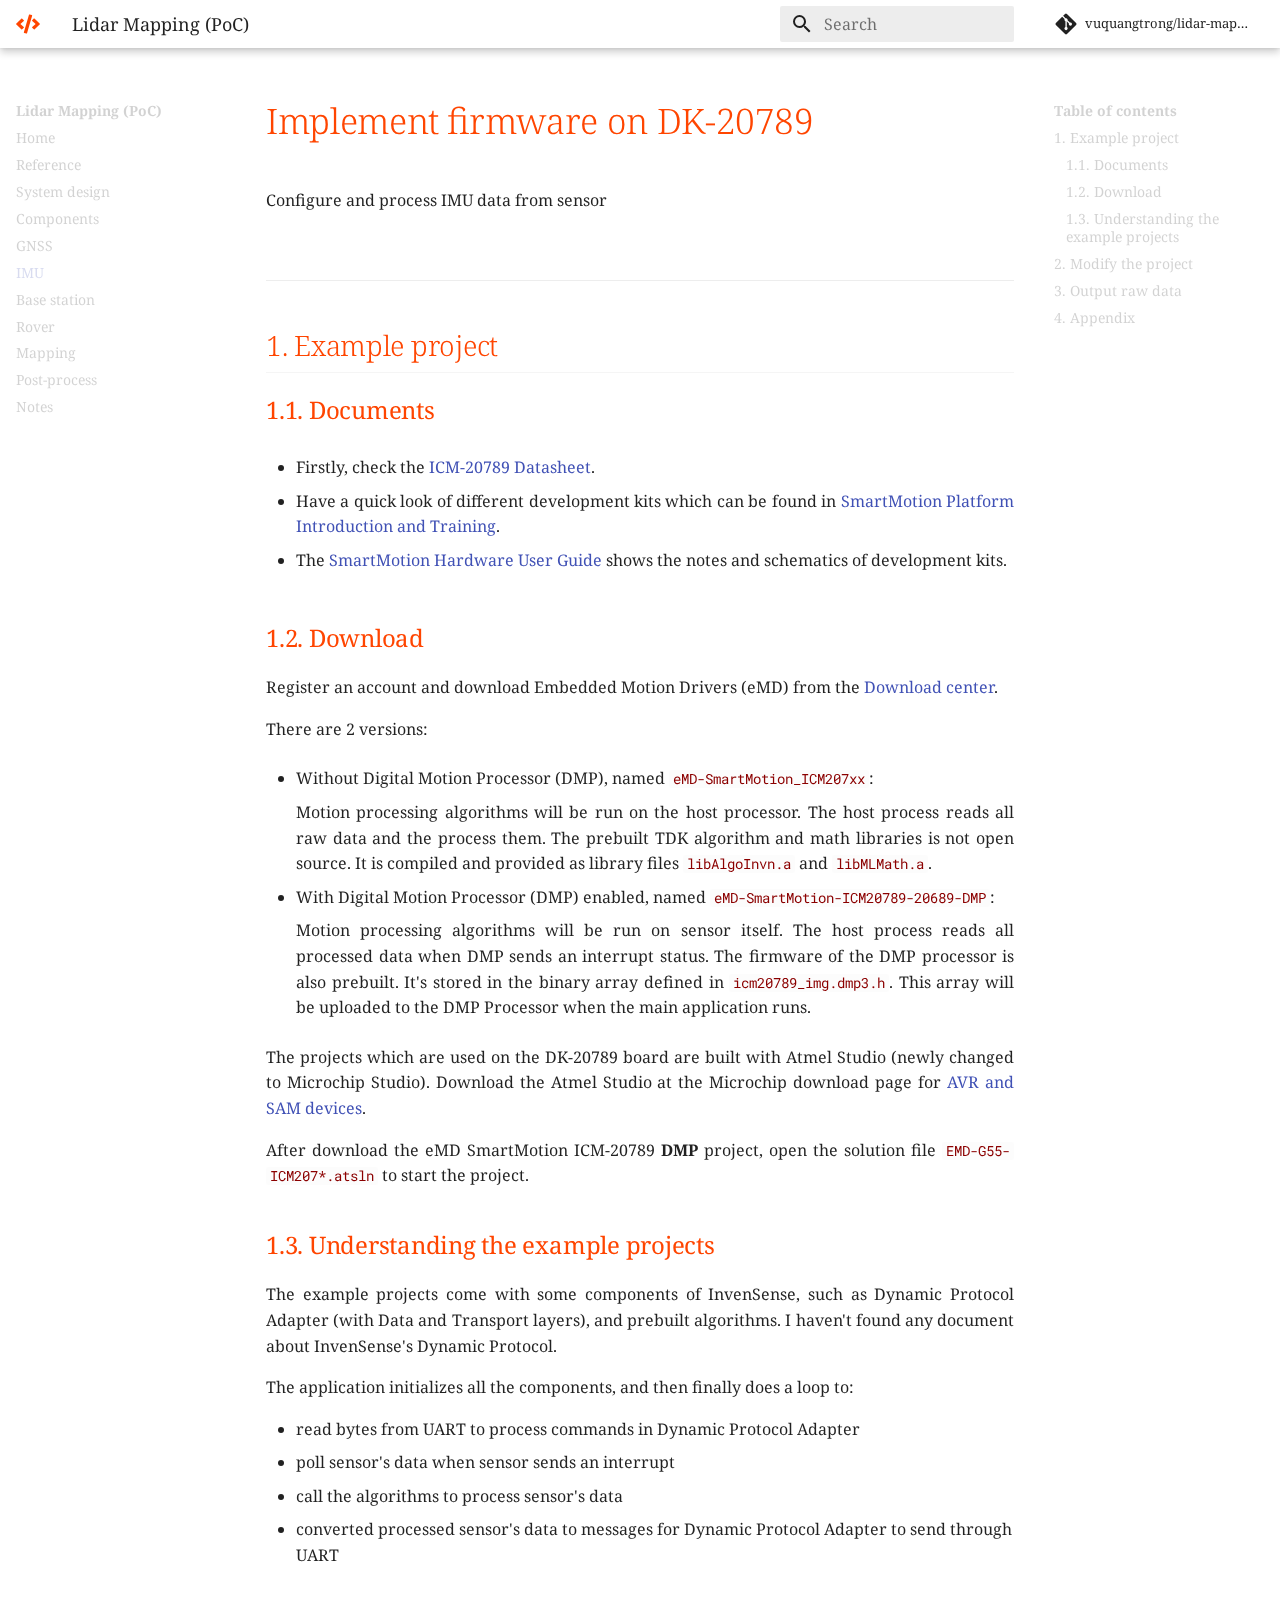
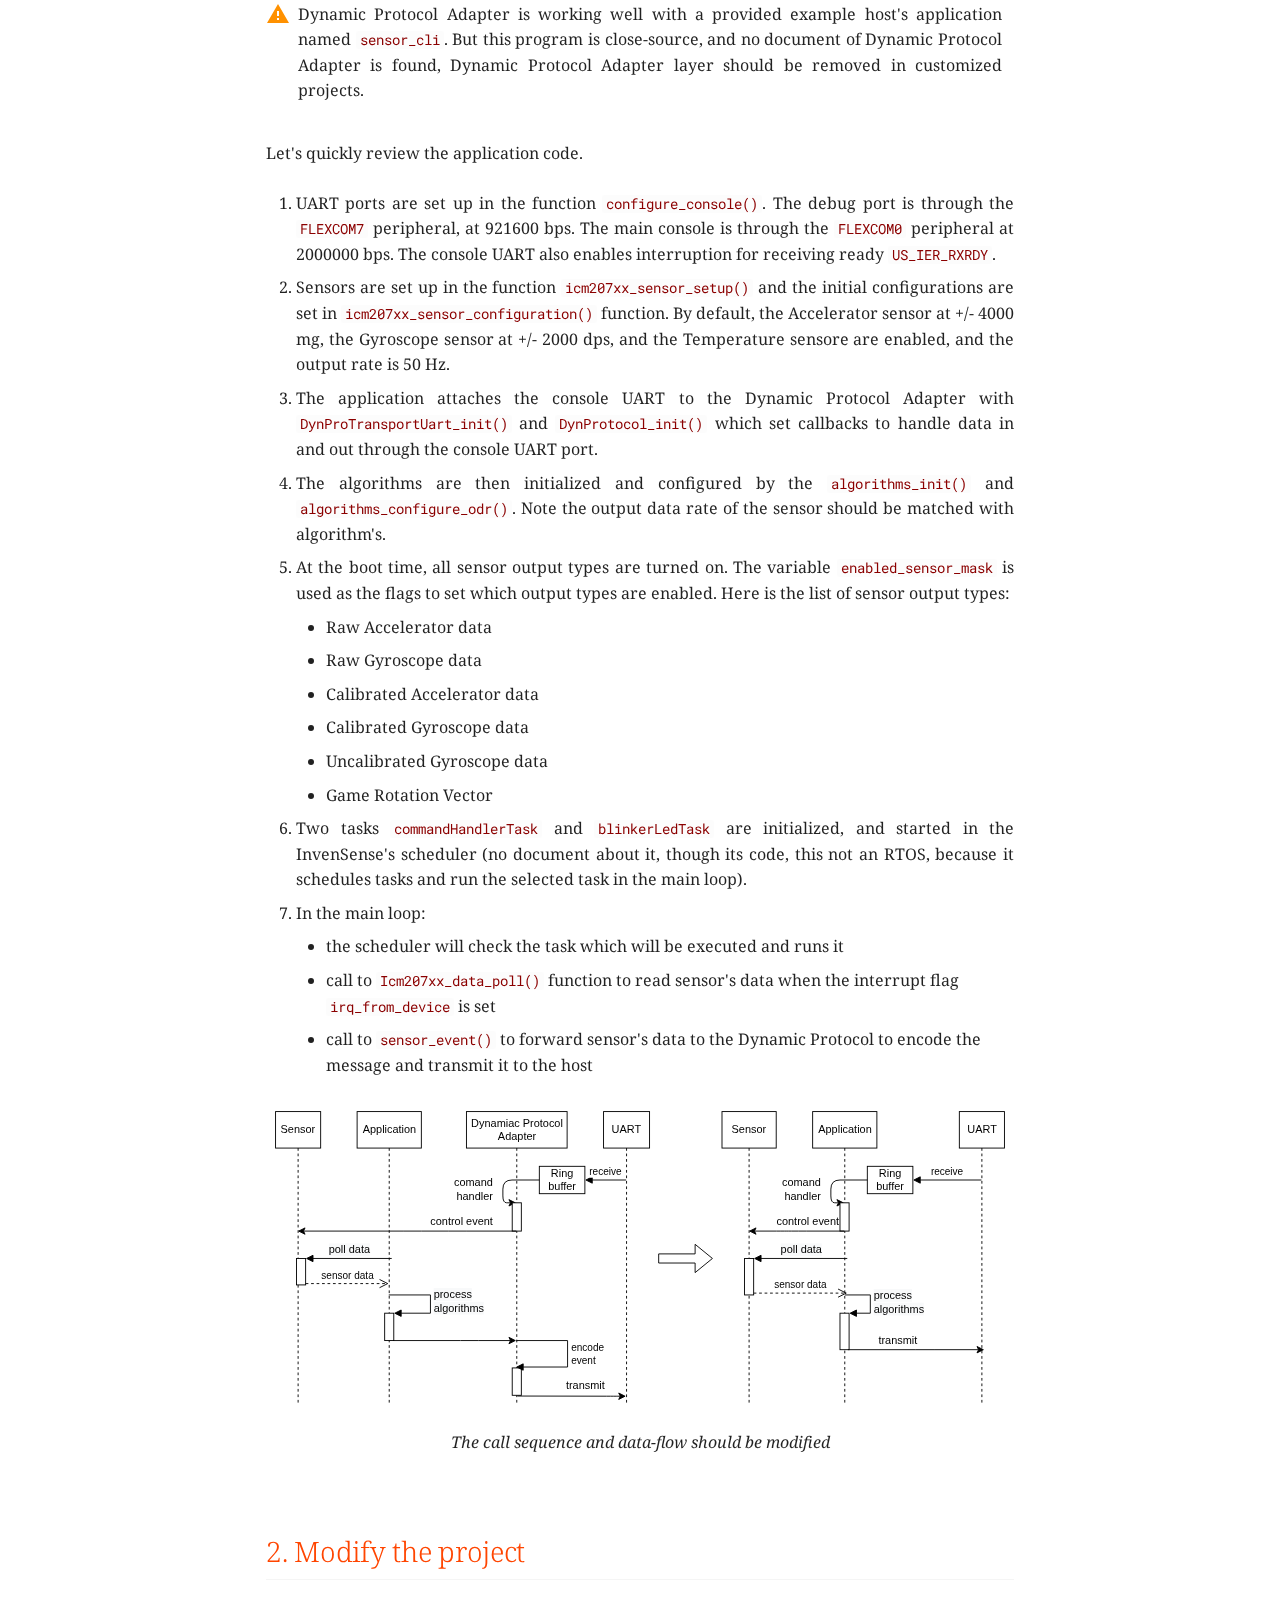
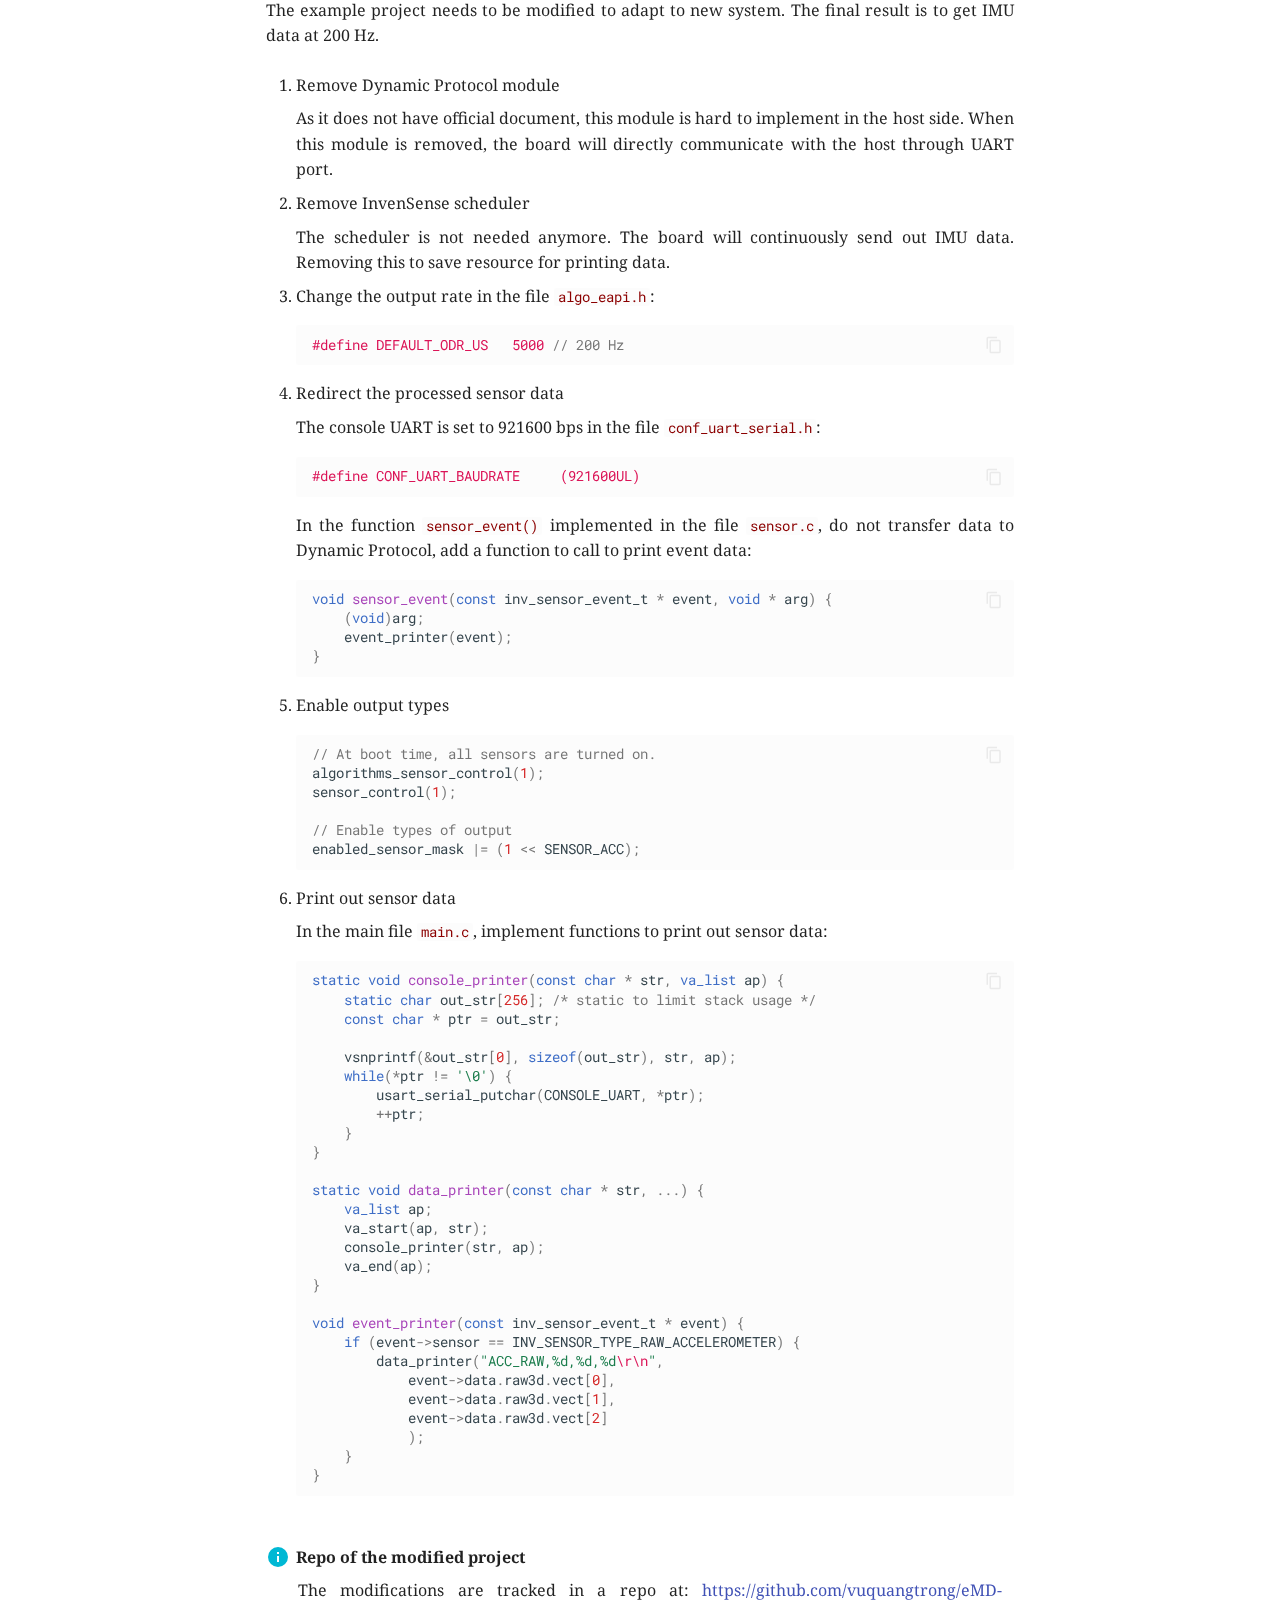
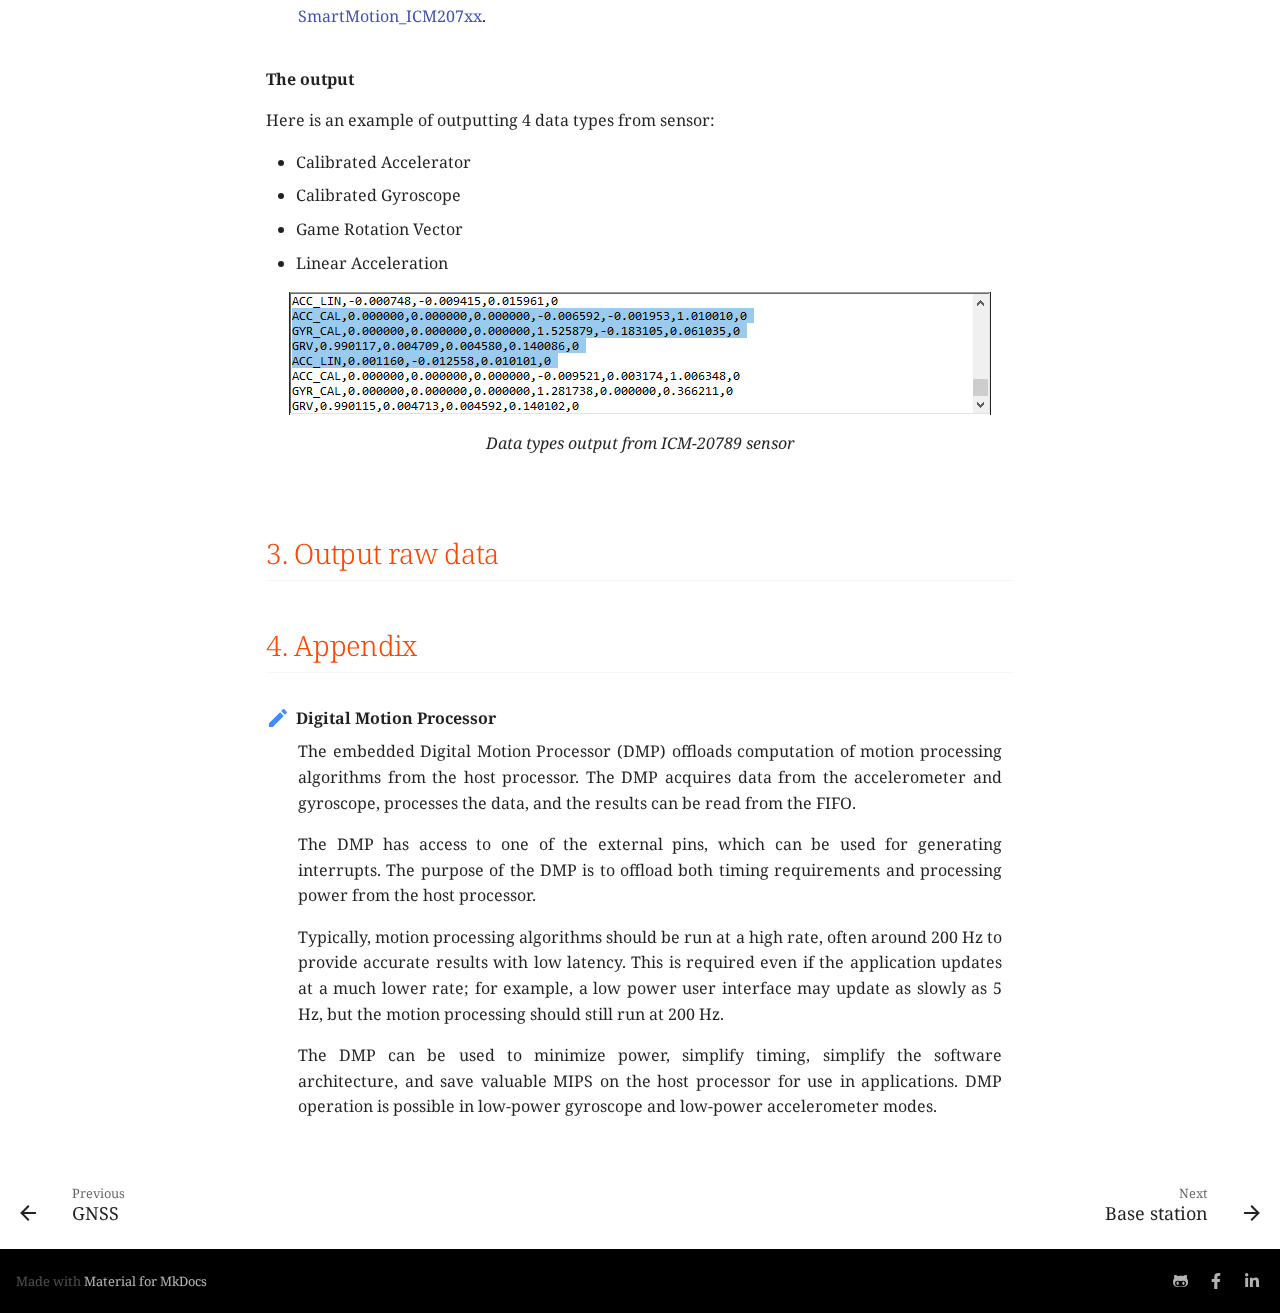
<file: docs/imu/index.html>
<!doctype html>
<html lang="en" class="no-js">
  <head>
    
      <meta charset="utf-8">
      <meta name="viewport" content="width=device-width,initial-scale=1">
      
        <meta name="description" content="Configure and process IMU data from sensor">
      
      
      
        <meta name="author" content="vqtrong">
      
      
        <link rel="canonical" href="https://www.codeinsideout.com/lidar-mapping-poc/imu/">
      
      <link rel="icon" href="../favicon.png">
      <meta name="generator" content="mkdocs-1.2.3, mkdocs-material-7.3.4">
    
    
      
        <title>IMU - Lidar Mapping (PoC)</title>
      
    
    
      <link rel="stylesheet" href="../assets/stylesheets/main.db9e7362.min.css">
      
        
        <link rel="stylesheet" href="../assets/stylesheets/palette.3f5d1f46.min.css">
        
          
          
          <meta name="theme-color" content="#ffffff">
        
      
    
    
    
      
        
        <link rel="preconnect" href="https://fonts.gstatic.com" crossorigin>
        <link rel="stylesheet" href="https://fonts.googleapis.com/css?family=Noto+Serif:300,400,400i,700%7CRoboto+Mono&display=fallback">
        <style>:root{--md-text-font-family:"Noto Serif";--md-code-font-family:"Roboto Mono"}</style>
      
    
    
    
      <link rel="stylesheet" href="../assets/view-bigimg.css">
    
      <link rel="stylesheet" href="../assets/extra.css">
    
    
      


    
    
  </head>
  
  
    
    
    
    
    
    <body dir="ltr" data-md-color-scheme="" data-md-color-primary="white" data-md-color-accent="deep-orange">
  
    
    <script>function __prefix(e){return new URL("..",location).pathname+"."+e}function __get(e,t=localStorage){return JSON.parse(t.getItem(__prefix(e)))}</script>
    
    <input class="md-toggle" data-md-toggle="drawer" type="checkbox" id="__drawer" autocomplete="off">
    <input class="md-toggle" data-md-toggle="search" type="checkbox" id="__search" autocomplete="off">
    <label class="md-overlay" for="__drawer"></label>
    <div data-md-component="skip">
      
        
        <a href="#1-example-project" class="md-skip">
          Skip to content
        </a>
      
    </div>
    <div data-md-component="announce">
      
    </div>
    
      

<header class="md-header" data-md-component="header">
  <nav class="md-header__inner md-grid" aria-label="Header">
    <a href=".." title="Lidar Mapping (PoC)" class="md-header__button md-logo" aria-label="Lidar Mapping (PoC)" data-md-component="logo">
      
  
  <svg xmlns="http://www.w3.org/2000/svg" viewBox="0 0 640 512"><path d="m278.9 511.5-61-17.7c-6.4-1.8-10-8.5-8.2-14.9L346.2 8.7c1.8-6.4 8.5-10 14.9-8.2l61 17.7c6.4 1.8 10 8.5 8.2 14.9L293.8 503.3c-1.9 6.4-8.5 10.1-14.9 8.2zm-114-112.2 43.5-46.4c4.6-4.9 4.3-12.7-.8-17.2L117 256l90.6-79.7c5.1-4.5 5.5-12.3.8-17.2l-43.5-46.4c-4.5-4.8-12.1-5.1-17-.5L3.8 247.2c-5.1 4.7-5.1 12.8 0 17.5l144.1 135.1c4.9 4.6 12.5 4.4 17-.5zm327.2.6 144.1-135.1c5.1-4.7 5.1-12.8 0-17.5L492.1 112.1c-4.8-4.5-12.4-4.3-17 .5L431.6 159c-4.6 4.9-4.3 12.7.8 17.2L523 256l-90.6 79.7c-5.1 4.5-5.5 12.3-.8 17.2l43.5 46.4c4.5 4.9 12.1 5.1 17 .6z"/></svg>

    </a>
    <label class="md-header__button md-icon" for="__drawer">
      <svg xmlns="http://www.w3.org/2000/svg" viewBox="0 0 24 24"><path d="M3 6h18v2H3V6m0 5h18v2H3v-2m0 5h18v2H3v-2z"/></svg>
    </label>
    <div class="md-header__title" data-md-component="header-title">
      <div class="md-header__ellipsis">
        <div class="md-header__topic">
          <span class="md-ellipsis">
            Lidar Mapping (PoC)
          </span>
        </div>
        <div class="md-header__topic" data-md-component="header-topic">
          <span class="md-ellipsis">
            
              IMU
            
          </span>
        </div>
      </div>
    </div>
    
    
    
      <label class="md-header__button md-icon" for="__search">
        <svg xmlns="http://www.w3.org/2000/svg" viewBox="0 0 24 24"><path d="M9.5 3A6.5 6.5 0 0 1 16 9.5c0 1.61-.59 3.09-1.56 4.23l.27.27h.79l5 5-1.5 1.5-5-5v-.79l-.27-.27A6.516 6.516 0 0 1 9.5 16 6.5 6.5 0 0 1 3 9.5 6.5 6.5 0 0 1 9.5 3m0 2C7 5 5 7 5 9.5S7 14 9.5 14 14 12 14 9.5 12 5 9.5 5z"/></svg>
      </label>
      
<div class="md-search" data-md-component="search" role="dialog">
  <label class="md-search__overlay" for="__search"></label>
  <div class="md-search__inner" role="search">
    <form class="md-search__form" name="search">
      <input type="text" class="md-search__input" name="query" aria-label="Search" placeholder="Search" autocapitalize="off" autocorrect="off" autocomplete="off" spellcheck="false" data-md-component="search-query" required>
      <label class="md-search__icon md-icon" for="__search">
        <svg xmlns="http://www.w3.org/2000/svg" viewBox="0 0 24 24"><path d="M9.5 3A6.5 6.5 0 0 1 16 9.5c0 1.61-.59 3.09-1.56 4.23l.27.27h.79l5 5-1.5 1.5-5-5v-.79l-.27-.27A6.516 6.516 0 0 1 9.5 16 6.5 6.5 0 0 1 3 9.5 6.5 6.5 0 0 1 9.5 3m0 2C7 5 5 7 5 9.5S7 14 9.5 14 14 12 14 9.5 12 5 9.5 5z"/></svg>
        <svg xmlns="http://www.w3.org/2000/svg" viewBox="0 0 24 24"><path d="M20 11v2H8l5.5 5.5-1.42 1.42L4.16 12l7.92-7.92L13.5 5.5 8 11h12z"/></svg>
      </label>
      <nav class="md-search__options" aria-label="Search">
        
          <a href="javascript:void(0)" class="md-search__icon md-icon" aria-label="Share" data-clipboard data-clipboard-text="" data-md-component="search-share" tabindex="-1">
            <svg xmlns="http://www.w3.org/2000/svg" viewBox="0 0 24 24"><path d="M18 16.08c-.76 0-1.44.3-1.96.77L8.91 12.7c.05-.23.09-.46.09-.7 0-.24-.04-.47-.09-.7l7.05-4.11c.54.5 1.25.81 2.04.81a3 3 0 0 0 3-3 3 3 0 0 0-3-3 3 3 0 0 0-3 3c0 .24.04.47.09.7L8.04 9.81C7.5 9.31 6.79 9 6 9a3 3 0 0 0-3 3 3 3 0 0 0 3 3c.79 0 1.5-.31 2.04-.81l7.12 4.15c-.05.21-.08.43-.08.66 0 1.61 1.31 2.91 2.92 2.91 1.61 0 2.92-1.3 2.92-2.91A2.92 2.92 0 0 0 18 16.08z"/></svg>
          </a>
        
        <button type="reset" class="md-search__icon md-icon" aria-label="Clear" tabindex="-1">
          <svg xmlns="http://www.w3.org/2000/svg" viewBox="0 0 24 24"><path d="M19 6.41 17.59 5 12 10.59 6.41 5 5 6.41 10.59 12 5 17.59 6.41 19 12 13.41 17.59 19 19 17.59 13.41 12 19 6.41z"/></svg>
        </button>
      </nav>
      
        <div class="md-search__suggest" data-md-component="search-suggest"></div>
      
    </form>
    <div class="md-search__output">
      <div class="md-search__scrollwrap" data-md-scrollfix>
        <div class="md-search-result" data-md-component="search-result">
          <div class="md-search-result__meta">
            Initializing search
          </div>
          <ol class="md-search-result__list"></ol>
        </div>
      </div>
    </div>
  </div>
</div>
    
    
      <div class="md-header__source">
        
<a href="https://github.com/vuquangtrong/lidar-mapping-poc/" title="Go to repository" class="md-source" data-md-component="source">
  <div class="md-source__icon md-icon">
    
    <svg xmlns="http://www.w3.org/2000/svg" viewBox="0 0 448 512"><path d="M439.55 236.05 244 40.45a28.87 28.87 0 0 0-40.81 0l-40.66 40.63 51.52 51.52c27.06-9.14 52.68 16.77 43.39 43.68l49.66 49.66c34.23-11.8 61.18 31 35.47 56.69-26.49 26.49-70.21-2.87-56-37.34L240.22 199v121.85c25.3 12.54 22.26 41.85 9.08 55a34.34 34.34 0 0 1-48.55 0c-17.57-17.6-11.07-46.91 11.25-56v-123c-20.8-8.51-24.6-30.74-18.64-45L142.57 101 8.45 235.14a28.86 28.86 0 0 0 0 40.81l195.61 195.6a28.86 28.86 0 0 0 40.8 0l194.69-194.69a28.86 28.86 0 0 0 0-40.81z"/></svg>
  </div>
  <div class="md-source__repository">
    vuquangtrong/lidar-mapping-poc
  </div>
</a>
      </div>
    
  </nav>
  
</header>
    
    <div class="md-container" data-md-component="container">
      
      
        
          
        
      
      <main class="md-main" data-md-component="main">
        <div class="md-main__inner md-grid">
          
            
              
              <div class="md-sidebar md-sidebar--primary" data-md-component="sidebar" data-md-type="navigation" >
                <div class="md-sidebar__scrollwrap">
                  <div class="md-sidebar__inner">
                    


<nav class="md-nav md-nav--primary" aria-label="Navigation" data-md-level="0">
  <label class="md-nav__title" for="__drawer">
    <a href=".." title="Lidar Mapping (PoC)" class="md-nav__button md-logo" aria-label="Lidar Mapping (PoC)" data-md-component="logo">
      
  
  <svg xmlns="http://www.w3.org/2000/svg" viewBox="0 0 640 512"><path d="m278.9 511.5-61-17.7c-6.4-1.8-10-8.5-8.2-14.9L346.2 8.7c1.8-6.4 8.5-10 14.9-8.2l61 17.7c6.4 1.8 10 8.5 8.2 14.9L293.8 503.3c-1.9 6.4-8.5 10.1-14.9 8.2zm-114-112.2 43.5-46.4c4.6-4.9 4.3-12.7-.8-17.2L117 256l90.6-79.7c5.1-4.5 5.5-12.3.8-17.2l-43.5-46.4c-4.5-4.8-12.1-5.1-17-.5L3.8 247.2c-5.1 4.7-5.1 12.8 0 17.5l144.1 135.1c4.9 4.6 12.5 4.4 17-.5zm327.2.6 144.1-135.1c5.1-4.7 5.1-12.8 0-17.5L492.1 112.1c-4.8-4.5-12.4-4.3-17 .5L431.6 159c-4.6 4.9-4.3 12.7.8 17.2L523 256l-90.6 79.7c-5.1 4.5-5.5 12.3-.8 17.2l43.5 46.4c4.5 4.9 12.1 5.1 17 .6z"/></svg>

    </a>
    Lidar Mapping (PoC)
  </label>
  
    <div class="md-nav__source">
      
<a href="https://github.com/vuquangtrong/lidar-mapping-poc/" title="Go to repository" class="md-source" data-md-component="source">
  <div class="md-source__icon md-icon">
    
    <svg xmlns="http://www.w3.org/2000/svg" viewBox="0 0 448 512"><path d="M439.55 236.05 244 40.45a28.87 28.87 0 0 0-40.81 0l-40.66 40.63 51.52 51.52c27.06-9.14 52.68 16.77 43.39 43.68l49.66 49.66c34.23-11.8 61.18 31 35.47 56.69-26.49 26.49-70.21-2.87-56-37.34L240.22 199v121.85c25.3 12.54 22.26 41.85 9.08 55a34.34 34.34 0 0 1-48.55 0c-17.57-17.6-11.07-46.91 11.25-56v-123c-20.8-8.51-24.6-30.74-18.64-45L142.57 101 8.45 235.14a28.86 28.86 0 0 0 0 40.81l195.61 195.6a28.86 28.86 0 0 0 40.8 0l194.69-194.69a28.86 28.86 0 0 0 0-40.81z"/></svg>
  </div>
  <div class="md-source__repository">
    vuquangtrong/lidar-mapping-poc
  </div>
</a>
    </div>
  
  <ul class="md-nav__list" data-md-scrollfix>
    
      
      
      

  
  
  
    <li class="md-nav__item">
      <a href=".." class="md-nav__link">
        Home
      </a>
    </li>
  

    
      
      
      

  
  
  
    <li class="md-nav__item">
      <a href="../reference/" class="md-nav__link">
        Reference
      </a>
    </li>
  

    
      
      
      

  
  
  
    <li class="md-nav__item">
      <a href="../design/" class="md-nav__link">
        System design
      </a>
    </li>
  

    
      
      
      

  
  
  
    <li class="md-nav__item">
      <a href="../components/" class="md-nav__link">
        Components
      </a>
    </li>
  

    
      
      
      

  
  
  
    <li class="md-nav__item">
      <a href="../gnss/" class="md-nav__link">
        GNSS
      </a>
    </li>
  

    
      
      
      

  
  
    
  
  
    <li class="md-nav__item md-nav__item--active">
      
      <input class="md-nav__toggle md-toggle" data-md-toggle="toc" type="checkbox" id="__toc">
      
      
      
        <label class="md-nav__link md-nav__link--active" for="__toc">
          IMU
          <span class="md-nav__icon md-icon"></span>
        </label>
      
      <a href="./" class="md-nav__link md-nav__link--active">
        IMU
      </a>
      
        
<nav class="md-nav md-nav--secondary" aria-label="Table of contents">
  
  
  
  
    <label class="md-nav__title" for="__toc">
      <span class="md-nav__icon md-icon"></span>
      Table of contents
    </label>
    <ul class="md-nav__list" data-md-component="toc" data-md-scrollfix>
      
        <li class="md-nav__item">
  <a href="#1-example-project" class="md-nav__link">
    1. Example project
  </a>
  
    <nav class="md-nav" aria-label="1. Example project">
      <ul class="md-nav__list">
        
          <li class="md-nav__item">
  <a href="#11-documents" class="md-nav__link">
    1.1. Documents
  </a>
  
</li>
        
          <li class="md-nav__item">
  <a href="#12-download" class="md-nav__link">
    1.2. Download
  </a>
  
</li>
        
          <li class="md-nav__item">
  <a href="#13-understanding-the-example-projects" class="md-nav__link">
    1.3. Understanding the example projects
  </a>
  
</li>
        
      </ul>
    </nav>
  
</li>
      
        <li class="md-nav__item">
  <a href="#2-modify-the-project" class="md-nav__link">
    2. Modify the project
  </a>
  
</li>
      
        <li class="md-nav__item">
  <a href="#3-output-raw-data" class="md-nav__link">
    3. Output raw data
  </a>
  
</li>
      
        <li class="md-nav__item">
  <a href="#4-appendix" class="md-nav__link">
    4. Appendix
  </a>
  
</li>
      
    </ul>
  
</nav>
      
    </li>
  

    
      
      
      

  
  
  
    <li class="md-nav__item">
      <a href="../base/" class="md-nav__link">
        Base station
      </a>
    </li>
  

    
      
      
      

  
  
  
    <li class="md-nav__item">
      <a href="../rover/" class="md-nav__link">
        Rover
      </a>
    </li>
  

    
      
      
      

  
  
  
    <li class="md-nav__item">
      <a href="../mapping/" class="md-nav__link">
        Mapping
      </a>
    </li>
  

    
      
      
      

  
  
  
    <li class="md-nav__item">
      <a href="../post-process/" class="md-nav__link">
        Post-process
      </a>
    </li>
  

    
      
      
      

  
  
  
    <li class="md-nav__item">
      <a href="../notes/" class="md-nav__link">
        Notes
      </a>
    </li>
  

    
  </ul>
</nav>
                  </div>
                </div>
              </div>
            
            
              
              <div class="md-sidebar md-sidebar--secondary" data-md-component="sidebar" data-md-type="toc" >
                <div class="md-sidebar__scrollwrap">
                  <div class="md-sidebar__inner">
                    
<nav class="md-nav md-nav--secondary" aria-label="Table of contents">
  
  
  
  
    <label class="md-nav__title" for="__toc">
      <span class="md-nav__icon md-icon"></span>
      Table of contents
    </label>
    <ul class="md-nav__list" data-md-component="toc" data-md-scrollfix>
      
        <li class="md-nav__item">
  <a href="#1-example-project" class="md-nav__link">
    1. Example project
  </a>
  
    <nav class="md-nav" aria-label="1. Example project">
      <ul class="md-nav__list">
        
          <li class="md-nav__item">
  <a href="#11-documents" class="md-nav__link">
    1.1. Documents
  </a>
  
</li>
        
          <li class="md-nav__item">
  <a href="#12-download" class="md-nav__link">
    1.2. Download
  </a>
  
</li>
        
          <li class="md-nav__item">
  <a href="#13-understanding-the-example-projects" class="md-nav__link">
    1.3. Understanding the example projects
  </a>
  
</li>
        
      </ul>
    </nav>
  
</li>
      
        <li class="md-nav__item">
  <a href="#2-modify-the-project" class="md-nav__link">
    2. Modify the project
  </a>
  
</li>
      
        <li class="md-nav__item">
  <a href="#3-output-raw-data" class="md-nav__link">
    3. Output raw data
  </a>
  
</li>
      
        <li class="md-nav__item">
  <a href="#4-appendix" class="md-nav__link">
    4. Appendix
  </a>
  
</li>
      
    </ul>
  
</nav>
                  </div>
                </div>
              </div>
            
          
          <div class="md-content" data-md-component="content">
            <article class="md-content__inner md-typeset">
              
    
        <h1 class="page-title">Implement firmware on DK-20789</h1>
        <p class="page-description">Configure and process IMU data from sensor</p>
        <br>
        <hr>
        <h2 id="1-example-project">1. Example project<a class="headerlink" href="#1-example-project" title="Permanent link">⚓︎</a></h2>
<h3 id="11-documents">1.1. Documents<a class="headerlink" href="#11-documents" title="Permanent link">⚓︎</a></h3>
<ul>
<li>
<p>Firstly, check the <a href="https://www.invensense.com/download-pdf/icm-20789-datasheet/">ICM-20789 Datasheet</a>.</p>
</li>
<li>
<p>Have a quick look of different development kits which can be found in <a href="https://invensense.tdk.com/download-pdf/smartmotion-platform-introduction-and-training/">SmartMotion Platform Introduction and Training</a>.</p>
</li>
<li>
<p>The <a href="https://invensense.tdk.com/download-pdf/smartmotion-hardware-user-guide/">SmartMotion Hardware User Guide</a> shows the notes and schematics of development kits.</p>
</li>
</ul>
<h3 id="12-download">1.2. Download<a class="headerlink" href="#12-download" title="Permanent link">⚓︎</a></h3>
<p>Register an account and download Embedded Motion Drivers (eMD) from the <a href="https://invensense.tdk.com/developers/software-downloads/">Download center</a>.</p>
<p>There are 2 versions:</p>
<ul>
<li>
<p>Without Digital Motion Processor (DMP), named <code>eMD-SmartMotion_ICM207xx</code>:</p>
<p>Motion processing algorithms will be run on the host processor. The host process reads all raw data and the process them.
The prebuilt TDK algorithm and math libraries is not open source. It is compiled and provided as library files <code>libAlgoInvn.a</code> and <code>libMLMath.a</code>.</p>
</li>
<li>
<p>With Digital Motion Processor (DMP) enabled, named <code>eMD-SmartMotion-ICM20789-20689-DMP</code>:</p>
<p>Motion processing algorithms will be run on sensor itself. The host process reads all processed data when DMP sends an interrupt status.
The firmware of the DMP processor is also prebuilt. It's stored in the binary array defined in <code>icm20789_img.dmp3.h</code>. This array will be uploaded to the DMP Processor when the main application runs.</p>
</li>
</ul>
<!--
DMP features

Ping OK - SENSOR_GYROSCOPE (id: 4)
Ping OK - SENSOR_GAME_ROTATION_VECTOR (id: 15)
Ping OK - SENSOR_UNCAL_GYROSCOPE (id: 16)
Ping OK - SENSOR_RAW_ACCELEROMETER (id: 32)
Ping OK - SENSOR_RAW_GYROSCOPE (id: 33)
Ping OK - SENSOR_CUSTOM_PRESSURE (id: 36)

Non-DMP features

Ping OK - SENSOR_ACCELEROMETER (id: 1)
Ping OK - SENSOR_GYROSCOPE (id: 4)
Ping OK - SENSOR_GRAVITY (id: 9)
Ping OK - SENSOR_LINEAR_ACCELERATION (id: 10)
Ping OK - SENSOR_GAME_ROTATION_VECTOR (id: 15)
Ping OK - SENSOR_UNCAL_GYROSCOPE (id: 16)
Ping OK - SENSOR_RAW_ACCELEROMETER (id: 32)
Ping OK - SENSOR_RAW_GYROSCOPE (id: 33)
Ping OK - SENSOR_CUSTOM_PRESSURE (id: 36)

-->

<p>The projects which are used on the DK-20789 board are built with Atmel Studio (newly changed to Microchip Studio). Download the Atmel Studio at the Microchip download page for <a href="https://www.microchip.com/en-us/development-tools-tools-and-software/microchip-studio-for-avr-and-sam-devices">AVR and SAM devices</a>.</p>
<p>After download the eMD SmartMotion ICM-20789 <strong>DMP</strong> project, open the solution file <code>EMD-G55-ICM207*.atsln</code> to start the project.</p>
<h3 id="13-understanding-the-example-projects">1.3. Understanding the example projects<a class="headerlink" href="#13-understanding-the-example-projects" title="Permanent link">⚓︎</a></h3>
<p>The example projects come with some components of InvenSense, such as Dynamic Protocol Adapter (with Data and Transport layers), and prebuilt algorithms. I haven't found any document about InvenSense's Dynamic Protocol.</p>
<p>The application initializes all the components, and then finally does a loop to:</p>
<ul>
<li>read bytes from UART to process commands in Dynamic Protocol Adapter</li>
<li>poll sensor's data when sensor sends an interrupt</li>
<li>call the algorithms to process sensor's data</li>
<li>converted processed sensor's data to messages for Dynamic Protocol Adapter to send through UART</li>
</ul>
<div class="admonition caution no-title">
<p class="admonition-title">&nbsp;</p>
<p>Dynamic Protocol Adapter is working well with a provided example host's application named <code>sensor_cli</code>. But this program is close-source, and no document of Dynamic Protocol Adapter is found, Dynamic Protocol Adapter layer should be removed in customized projects.</p>
</div>
<p>Let's quickly review the application code.</p>
<ol>
<li>
<p>UART ports are set up in the function <code>configure_console()</code>. The debug port is through the <code>FLEXCOM7</code> peripheral, at 921600 bps. The main console is through the <code>FLEXCOM0</code> peripheral at 2000000 bps. The console UART also enables interruption for receiving ready <code>US_IER_RXRDY</code>.</p>
</li>
<li>
<p>Sensors are set up in the function <code>icm207xx_sensor_setup()</code> and the initial configurations are set in <code>icm207xx_sensor_configuration()</code> function. By default, the Accelerator sensor at +/- 4000 mg, the Gyroscope sensor at +/- 2000 dps, and the Temperature sensore are enabled, and the output rate is 50 Hz.</p>
</li>
<li>
<p>The application attaches the console UART to the Dynamic Protocol Adapter with <code>DynProTransportUart_init()</code> and <code>DynProtocol_init()</code> which set callbacks to handle data in and out through the console UART port.</p>
</li>
<li>
<p>The algorithms are then initialized and configured by the <code>algorithms_init()</code> and <code>algorithms_configure_odr()</code>. Note the output data rate of the sensor should be matched with algorithm's.</p>
</li>
<li>
<p>At the boot time, all sensor output types are turned on. The variable <code>enabled_sensor_mask</code> is used as the flags to set which output types are enabled. Here is the list of sensor output types:</p>
<ul>
<li>Raw Accelerator data</li>
<li>Raw Gyroscope data</li>
<li>Calibrated Accelerator data</li>
<li>Calibrated Gyroscope data</li>
<li>Uncalibrated Gyroscope data</li>
<li>Game Rotation Vector</li>
</ul>
</li>
<li>
<p>Two tasks <code>commandHandlerTask</code> and <code>blinkerLedTask</code> are initialized, and started in the InvenSense's scheduler (no document about it, though its code, this not an RTOS, because it schedules tasks and run the selected task in the main loop).</p>
</li>
<li>
<p>In the main loop:</p>
<ul>
<li>the scheduler will check the task which will be executed and runs it</li>
<li>call to <code>Icm207xx_data_poll()</code> function to read sensor's data when the interrupt flag <code>irq_from_device</code> is set</li>
<li>call to <code>sensor_event()</code> to forward sensor's data to the Dynamic Protocol to encode the message and transmit it to the host</li>
</ul>
</li>
</ol>
<p>
<figure><img src="invensense_dataflow.drawio.svg" /><figcaption>The call sequence and data-flow should be modified</figcaption>
</figure>
</p>
<h2 id="2-modify-the-project">2. Modify the project<a class="headerlink" href="#2-modify-the-project" title="Permanent link">⚓︎</a></h2>
<p>The example project needs to be modified to adapt to new system. The final result is to get IMU data at 200 Hz.</p>
<ol>
<li>
<p>Remove Dynamic Protocol module</p>
<p>As it does not have official document, this module is hard to implement in the host side. When this module is removed, the board will directly communicate with the host through UART port.</p>
</li>
<li>
<p>Remove InvenSense scheduler</p>
<p>The scheduler is not needed anymore. The board will continuously send out IMU data. Removing this to save resource for printing data.</p>
</li>
<li>
<p>Change the output rate in the file <code>algo_eapi.h</code>:</p>
<div class="highlight"><pre><span></span><code><span class="cp">#define DEFAULT_ODR_US   5000 </span><span class="c1">// 200 Hz</span>
</code></pre></div>
</li>
<li>
<p>Redirect the processed sensor data</p>
<p>The console UART is set to 921600 bps in the file <code>conf_uart_serial.h</code>:</p>
<div class="highlight"><pre><span></span><code><span class="cp">#define CONF_UART_BAUDRATE     (921600UL)</span>
</code></pre></div>
<p>In the function <code>sensor_event()</code> implemented in the file <code>sensor.c</code>, do not transfer data to Dynamic Protocol, add a function to call to print event data:</p>
<div class="highlight"><pre><span></span><code><span class="kt">void</span><span class="w"> </span><span class="nf">sensor_event</span><span class="p">(</span><span class="k">const</span><span class="w"> </span><span class="n">inv_sensor_event_t</span><span class="w"> </span><span class="o">*</span><span class="w"> </span><span class="n">event</span><span class="p">,</span><span class="w"> </span><span class="kt">void</span><span class="w"> </span><span class="o">*</span><span class="w"> </span><span class="n">arg</span><span class="p">)</span><span class="w"> </span><span class="p">{</span><span class="w"></span>
<span class="w">    </span><span class="p">(</span><span class="kt">void</span><span class="p">)</span><span class="n">arg</span><span class="p">;</span><span class="w"></span>
<span class="w">    </span><span class="n">event_printer</span><span class="p">(</span><span class="n">event</span><span class="p">);</span><span class="w"></span>
<span class="p">}</span><span class="w"></span>
</code></pre></div>
</li>
<li>
<p>Enable output types</p>
<div class="highlight"><pre><span></span><code><span class="c1">// At boot time, all sensors are turned on.</span>
<span class="n">algorithms_sensor_control</span><span class="p">(</span><span class="mi">1</span><span class="p">);</span><span class="w"></span>
<span class="n">sensor_control</span><span class="p">(</span><span class="mi">1</span><span class="p">);</span><span class="w"></span>

<span class="c1">// Enable types of output</span>
<span class="n">enabled_sensor_mask</span><span class="w"> </span><span class="o">|=</span><span class="w"> </span><span class="p">(</span><span class="mi">1</span><span class="w"> </span><span class="o">&lt;&lt;</span><span class="w"> </span><span class="n">SENSOR_ACC</span><span class="p">);</span><span class="w"></span>
</code></pre></div>
</li>
<li>
<p>Print out sensor data</p>
<p>In the main file <code>main.c</code>, implement functions to print out sensor data:</p>
<div class="highlight"><pre><span></span><code><span class="k">static</span><span class="w"> </span><span class="kt">void</span><span class="w"> </span><span class="nf">console_printer</span><span class="p">(</span><span class="k">const</span><span class="w"> </span><span class="kt">char</span><span class="w"> </span><span class="o">*</span><span class="w"> </span><span class="n">str</span><span class="p">,</span><span class="w"> </span><span class="kt">va_list</span><span class="w"> </span><span class="n">ap</span><span class="p">)</span><span class="w"> </span><span class="p">{</span><span class="w"></span>
<span class="w">    </span><span class="k">static</span><span class="w"> </span><span class="kt">char</span><span class="w"> </span><span class="n">out_str</span><span class="p">[</span><span class="mi">256</span><span class="p">];</span><span class="w"> </span><span class="cm">/* static to limit stack usage */</span><span class="w"></span>
<span class="w">    </span><span class="k">const</span><span class="w"> </span><span class="kt">char</span><span class="w"> </span><span class="o">*</span><span class="w"> </span><span class="n">ptr</span><span class="w"> </span><span class="o">=</span><span class="w"> </span><span class="n">out_str</span><span class="p">;</span><span class="w"></span>

<span class="w">    </span><span class="n">vsnprintf</span><span class="p">(</span><span class="o">&amp;</span><span class="n">out_str</span><span class="p">[</span><span class="mi">0</span><span class="p">],</span><span class="w"> </span><span class="k">sizeof</span><span class="p">(</span><span class="n">out_str</span><span class="p">),</span><span class="w"> </span><span class="n">str</span><span class="p">,</span><span class="w"> </span><span class="n">ap</span><span class="p">);</span><span class="w"></span>
<span class="w">    </span><span class="k">while</span><span class="p">(</span><span class="o">*</span><span class="n">ptr</span><span class="w"> </span><span class="o">!=</span><span class="w"> </span><span class="sc">&#39;\0&#39;</span><span class="p">)</span><span class="w"> </span><span class="p">{</span><span class="w"></span>
<span class="w">        </span><span class="n">usart_serial_putchar</span><span class="p">(</span><span class="n">CONSOLE_UART</span><span class="p">,</span><span class="w"> </span><span class="o">*</span><span class="n">ptr</span><span class="p">);</span><span class="w"></span>
<span class="w">        </span><span class="o">++</span><span class="n">ptr</span><span class="p">;</span><span class="w"></span>
<span class="w">    </span><span class="p">}</span><span class="w"></span>
<span class="p">}</span><span class="w"></span>

<span class="k">static</span><span class="w"> </span><span class="kt">void</span><span class="w"> </span><span class="nf">data_printer</span><span class="p">(</span><span class="k">const</span><span class="w"> </span><span class="kt">char</span><span class="w"> </span><span class="o">*</span><span class="w"> </span><span class="n">str</span><span class="p">,</span><span class="w"> </span><span class="p">...)</span><span class="w"> </span><span class="p">{</span><span class="w"></span>
<span class="w">    </span><span class="kt">va_list</span><span class="w"> </span><span class="n">ap</span><span class="p">;</span><span class="w"></span>
<span class="w">    </span><span class="n">va_start</span><span class="p">(</span><span class="n">ap</span><span class="p">,</span><span class="w"> </span><span class="n">str</span><span class="p">);</span><span class="w"></span>
<span class="w">    </span><span class="n">console_printer</span><span class="p">(</span><span class="n">str</span><span class="p">,</span><span class="w"> </span><span class="n">ap</span><span class="p">);</span><span class="w"></span>
<span class="w">    </span><span class="n">va_end</span><span class="p">(</span><span class="n">ap</span><span class="p">);</span><span class="w"></span>
<span class="p">}</span><span class="w"></span>

<span class="kt">void</span><span class="w"> </span><span class="nf">event_printer</span><span class="p">(</span><span class="k">const</span><span class="w"> </span><span class="n">inv_sensor_event_t</span><span class="w"> </span><span class="o">*</span><span class="w"> </span><span class="n">event</span><span class="p">)</span><span class="w"> </span><span class="p">{</span><span class="w"></span>
<span class="w">    </span><span class="k">if</span><span class="w"> </span><span class="p">(</span><span class="n">event</span><span class="o">-&gt;</span><span class="n">sensor</span><span class="w"> </span><span class="o">==</span><span class="w"> </span><span class="n">INV_SENSOR_TYPE_RAW_ACCELEROMETER</span><span class="p">)</span><span class="w"> </span><span class="p">{</span><span class="w"></span>
<span class="w">        </span><span class="n">data_printer</span><span class="p">(</span><span class="s">&quot;ACC_RAW,%d,%d,%d</span><span class="se">\r\n</span><span class="s">&quot;</span><span class="p">,</span><span class="w"></span>
<span class="w">            </span><span class="n">event</span><span class="o">-&gt;</span><span class="n">data</span><span class="p">.</span><span class="n">raw3d</span><span class="p">.</span><span class="n">vect</span><span class="p">[</span><span class="mi">0</span><span class="p">],</span><span class="w"></span>
<span class="w">            </span><span class="n">event</span><span class="o">-&gt;</span><span class="n">data</span><span class="p">.</span><span class="n">raw3d</span><span class="p">.</span><span class="n">vect</span><span class="p">[</span><span class="mi">1</span><span class="p">],</span><span class="w"></span>
<span class="w">            </span><span class="n">event</span><span class="o">-&gt;</span><span class="n">data</span><span class="p">.</span><span class="n">raw3d</span><span class="p">.</span><span class="n">vect</span><span class="p">[</span><span class="mi">2</span><span class="p">]</span><span class="w"></span>
<span class="w">            </span><span class="p">);</span><span class="w"></span>
<span class="w">    </span><span class="p">}</span><span class="w"></span>
<span class="p">}</span><span class="w"></span>
</code></pre></div>
</li>
</ol>
<div class="admonition info">
<p class="admonition-title">Repo of the modified project</p>
<p>The modifications are tracked in a repo at:
<a href="https://github.com/vuquangtrong/eMD-SmartMotion_ICM207xx">https://github.com/vuquangtrong/eMD-SmartMotion_ICM207xx</a>.</p>
</div>
<p><strong>The output</strong></p>
<p>Here is an example of outputting 4 data types from sensor:</p>
<ul>
<li>Calibrated Accelerator</li>
<li>Calibrated Gyroscope</li>
<li>Game Rotation Vector</li>
<li>Linear Acceleration</li>
</ul>
<p>
<figure><img src="icm-20789_outputs.png" /><figcaption>Data types output from ICM-20789 sensor</figcaption>
</figure>
</p>
<h2 id="3-output-raw-data">3. Output raw data<a class="headerlink" href="#3-output-raw-data" title="Permanent link">⚓︎</a></h2>
<!--

git clone https://github.com/RoboticArts/ros_imu_bno055.git

-->

<h2 id="4-appendix">4. Appendix<a class="headerlink" href="#4-appendix" title="Permanent link">⚓︎</a></h2>
<div class="admonition note">
<p class="admonition-title">Digital Motion Processor</p>
<p>The embedded Digital Motion Processor (DMP) offloads computation of motion processing algorithms from the host processor. The DMP acquires data from the accelerometer and gyroscope, processes the data, and the results can be read from the FIFO.</p>
<p>The DMP has access to one of the external pins, which can be used for generating interrupts. The purpose of the DMP is to offload both timing requirements and processing power from the host processor.</p>
<p>Typically, motion processing algorithms should be run at a high rate, often around 200 Hz to provide accurate results with low latency. This is required even if the application updates at a much lower rate; for example, a low power user interface may update as slowly as 5 Hz, but the motion processing should still run at 200 Hz.</p>
<p>The DMP can be used to minimize power, simplify timing, simplify the software architecture, and save valuable MIPS on the host processor for use in applications. DMP operation is possible in low-power gyroscope and low-power accelerometer modes.</p>
</div>
    

              
                


              
            </article>
          </div>
        </div>
        
          <a href="#" class="md-top md-icon" data-md-component="top" data-md-state="hidden">
            <svg xmlns="http://www.w3.org/2000/svg" viewBox="0 0 24 24"><path d="M13 20h-2V8l-5.5 5.5-1.42-1.42L12 4.16l7.92 7.92-1.42 1.42L13 8v12z"/></svg>
            Back to top
          </a>
        
      </main>
      
        
<footer class="md-footer">
  
    <nav class="md-footer__inner md-grid" aria-label="Footer">
      
        
        <a href="../gnss/" class="md-footer__link md-footer__link--prev" aria-label="Previous: GNSS" rel="prev">
          <div class="md-footer__button md-icon">
            <svg xmlns="http://www.w3.org/2000/svg" viewBox="0 0 24 24"><path d="M20 11v2H8l5.5 5.5-1.42 1.42L4.16 12l7.92-7.92L13.5 5.5 8 11h12z"/></svg>
          </div>
          <div class="md-footer__title">
            <div class="md-ellipsis">
              <span class="md-footer__direction">
                Previous
              </span>
              GNSS
            </div>
          </div>
        </a>
      
      
        
        <a href="../base/" class="md-footer__link md-footer__link--next" aria-label="Next: Base station" rel="next">
          <div class="md-footer__title">
            <div class="md-ellipsis">
              <span class="md-footer__direction">
                Next
              </span>
              Base station
            </div>
          </div>
          <div class="md-footer__button md-icon">
            <svg xmlns="http://www.w3.org/2000/svg" viewBox="0 0 24 24"><path d="M4 11v2h12l-5.5 5.5 1.42 1.42L19.84 12l-7.92-7.92L10.5 5.5 16 11H4z"/></svg>
          </div>
        </a>
      
    </nav>
  
  <div class="md-footer-meta md-typeset">
    <div class="md-footer-meta__inner md-grid">
      <div class="md-footer-copyright">
        
        
          Made with
          <a href="https://squidfunk.github.io/mkdocs-material/" target="_blank" rel="noopener">
            Material for MkDocs
          </a>
        
        
      </div>
      
  <div class="md-footer-social">
    
      
      
      <a href="https://github.com/vuquangtrong" target="_blank" rel="noopener" title="vuquangtrong" class="md-footer-social__link">
        <svg xmlns="http://www.w3.org/2000/svg" viewBox="0 0 480 512"><path d="M186.1 328.7c0 20.9-10.9 55.1-36.7 55.1s-36.7-34.2-36.7-55.1 10.9-55.1 36.7-55.1 36.7 34.2 36.7 55.1zM480 278.2c0 31.9-3.2 65.7-17.5 95-37.9 76.6-142.1 74.8-216.7 74.8-75.8 0-186.2 2.7-225.6-74.8-14.6-29-20.2-63.1-20.2-95 0-41.9 13.9-81.5 41.5-113.6-5.2-15.8-7.7-32.4-7.7-48.8 0-21.5 4.9-32.3 14.6-51.8 45.3 0 74.3 9 108.8 36 29-6.9 58.8-10 88.7-10 27 0 54.2 2.9 80.4 9.2 34-26.7 63-35.2 107.8-35.2 9.8 19.5 14.6 30.3 14.6 51.8 0 16.4-2.6 32.7-7.7 48.2 27.5 32.4 39 72.3 39 114.2zm-64.3 50.5c0-43.9-26.7-82.6-73.5-82.6-18.9 0-37 3.4-56 6-14.9 2.3-29.8 3.2-45.1 3.2-15.2 0-30.1-.9-45.1-3.2-18.7-2.6-37-6-56-6-46.8 0-73.5 38.7-73.5 82.6 0 87.8 80.4 101.3 150.4 101.3h48.2c70.3 0 150.6-13.4 150.6-101.3zm-82.6-55.1c-25.8 0-36.7 34.2-36.7 55.1s10.9 55.1 36.7 55.1 36.7-34.2 36.7-55.1-10.9-55.1-36.7-55.1z"/></svg>
      </a>
    
      
      
      <a href="https://facebook.com/trongvq" target="_blank" rel="noopener" title="trongvq" class="md-footer-social__link">
        <svg xmlns="http://www.w3.org/2000/svg" viewBox="0 0 320 512"><path d="m279.14 288 14.22-92.66h-88.91v-60.13c0-25.35 12.42-50.06 52.24-50.06h40.42V6.26S260.43 0 225.36 0c-73.22 0-121.08 44.38-121.08 124.72v70.62H22.89V288h81.39v224h100.17V288z"/></svg>
      </a>
    
      
      
      <a href="https://www.linkedin.com/in/vqtrong" target="_blank" rel="noopener" title="vqtrong" class="md-footer-social__link">
        <svg xmlns="http://www.w3.org/2000/svg" viewBox="0 0 448 512"><path d="M100.28 448H7.4V148.9h92.88zM53.79 108.1C24.09 108.1 0 83.5 0 53.8a53.79 53.79 0 0 1 107.58 0c0 29.7-24.1 54.3-53.79 54.3zM447.9 448h-92.68V302.4c0-34.7-.7-79.2-48.29-79.2-48.29 0-55.69 37.7-55.69 76.7V448h-92.78V148.9h89.08v40.8h1.3c12.4-23.5 42.69-48.3 87.88-48.3 94 0 111.28 61.9 111.28 142.3V448z"/></svg>
      </a>
    
  </div>

    </div>
  </div>
</footer>
      
    </div>
    <div class="md-dialog" data-md-component="dialog">
      <div class="md-dialog__inner md-typeset"></div>
    </div>
    <script id="__config" type="application/json">{"base": "..", "features": ["navigation.top", "header.autohide", "search.suggest", "search.highlight", "search.share"], "translations": {"clipboard.copy": "Copy to clipboard", "clipboard.copied": "Copied to clipboard", "search.config.lang": "en", "search.config.pipeline": "trimmer, stopWordFilter", "search.config.separator": "[\\s\\-]+", "search.placeholder": "Search", "search.result.placeholder": "Type to start searching", "search.result.none": "No matching documents", "search.result.one": "1 matching document", "search.result.other": "# matching documents", "search.result.more.one": "1 more on this page", "search.result.more.other": "# more on this page", "search.result.term.missing": "Missing", "select.version.title": "Select version"}, "search": "../assets/javascripts/workers/search.8397ff9e.min.js", "version": null}</script>
    
    
      <script src="../assets/javascripts/bundle.1e84347e.min.js"></script>
      
        <script src="../assets/view-bigimg.js"></script>
      
        <script src="../assets/extra.js"></script>
      
    
  </body>
</html>
</file>
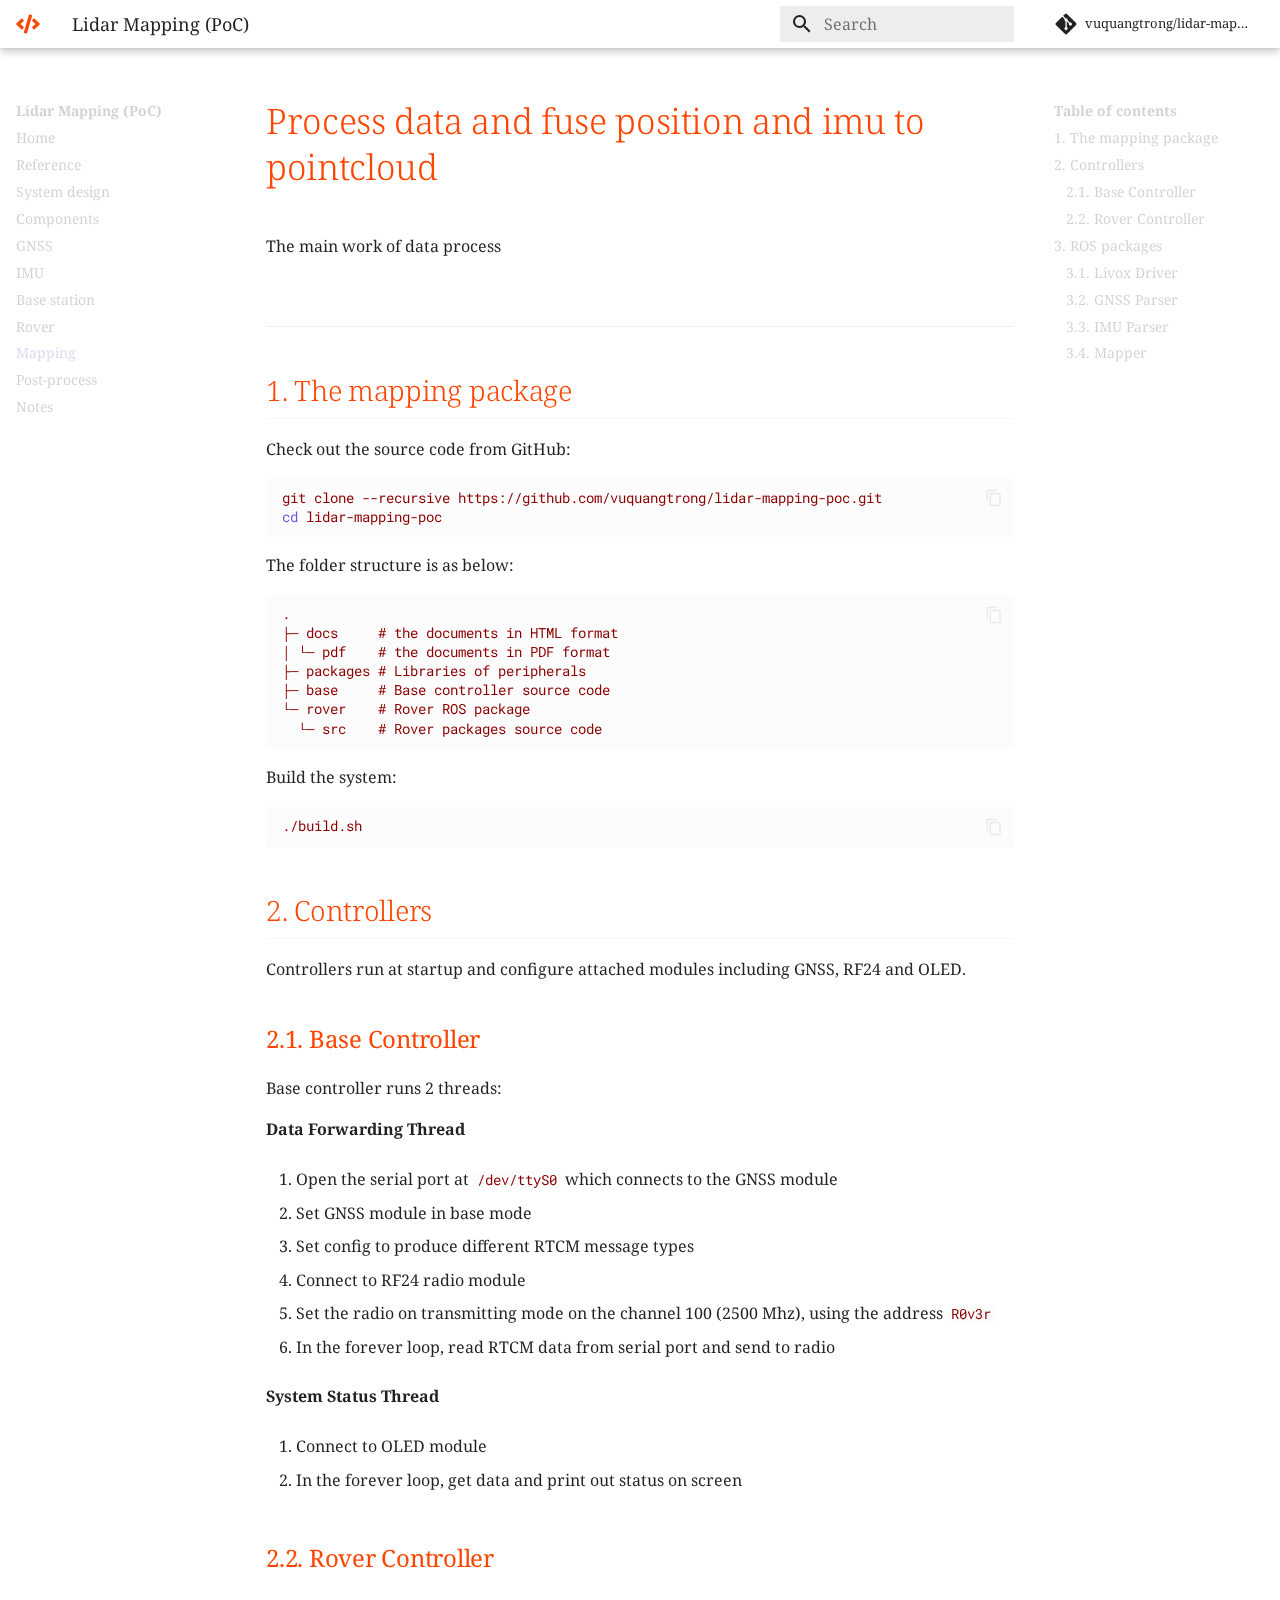
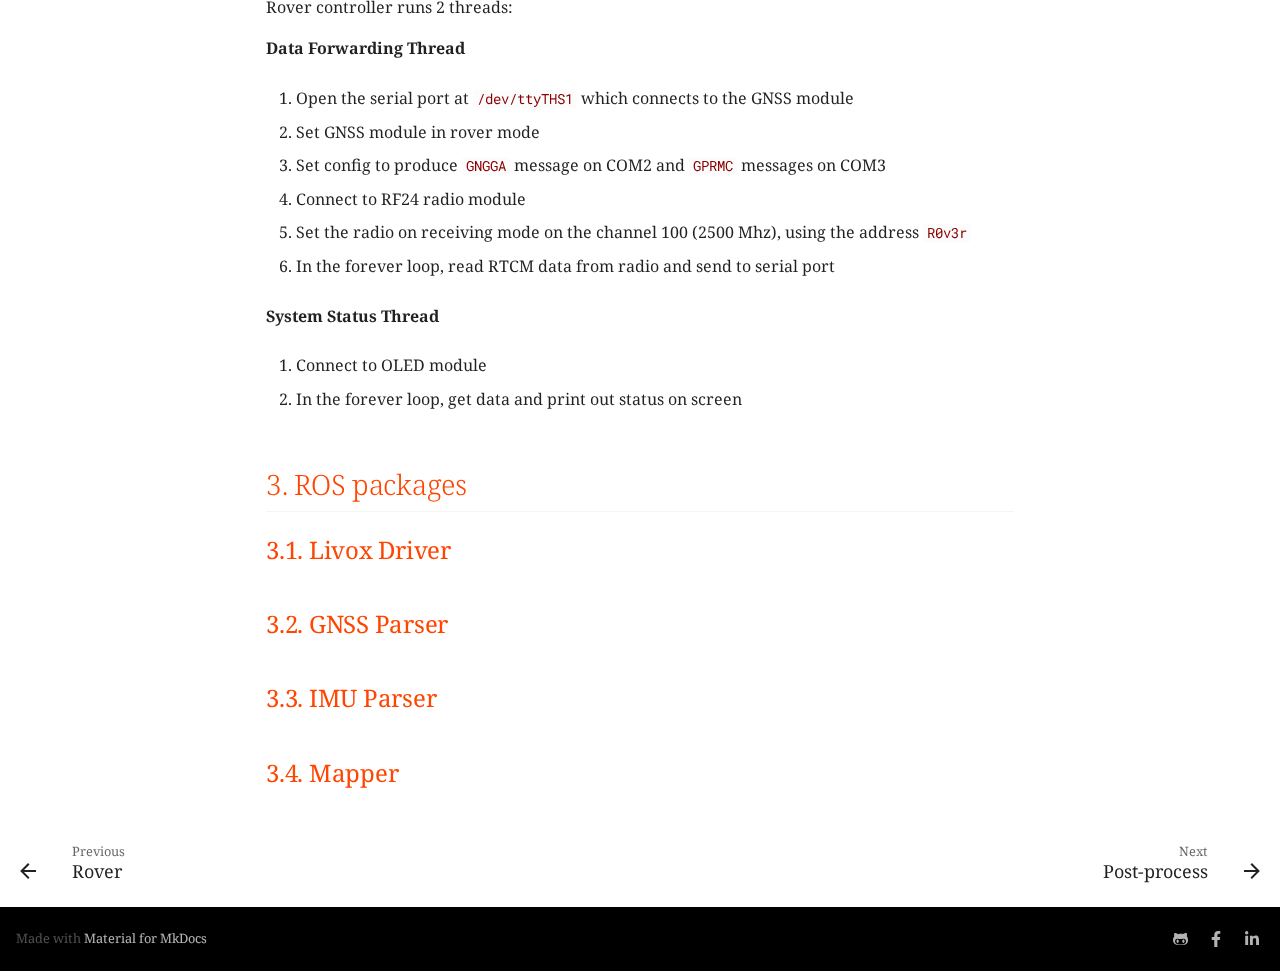
<file: docs/mapping/index.html>
<!doctype html>
<html lang="en" class="no-js">
  <head>
    
      <meta charset="utf-8">
      <meta name="viewport" content="width=device-width,initial-scale=1">
      
        <meta name="description" content="The main work of data process">
      
      
      
        <meta name="author" content="vqtrong">
      
      
        <link rel="canonical" href="https://www.codeinsideout.com/lidar-mapping-poc/mapping/">
      
      <link rel="icon" href="../favicon.png">
      <meta name="generator" content="mkdocs-1.2.3, mkdocs-material-7.3.4">
    
    
      
        <title>Mapping - Lidar Mapping (PoC)</title>
      
    
    
      <link rel="stylesheet" href="../assets/stylesheets/main.db9e7362.min.css">
      
        
        <link rel="stylesheet" href="../assets/stylesheets/palette.3f5d1f46.min.css">
        
          
          
          <meta name="theme-color" content="#ffffff">
        
      
    
    
    
      
        
        <link rel="preconnect" href="https://fonts.gstatic.com" crossorigin>
        <link rel="stylesheet" href="https://fonts.googleapis.com/css?family=Noto+Serif:300,400,400i,700%7CRoboto+Mono&display=fallback">
        <style>:root{--md-text-font-family:"Noto Serif";--md-code-font-family:"Roboto Mono"}</style>
      
    
    
    
      <link rel="stylesheet" href="../assets/view-bigimg.css">
    
      <link rel="stylesheet" href="../assets/extra.css">
    
    
      


    
    
  </head>
  
  
    
    
    
    
    
    <body dir="ltr" data-md-color-scheme="" data-md-color-primary="white" data-md-color-accent="deep-orange">
  
    
    <script>function __prefix(e){return new URL("..",location).pathname+"."+e}function __get(e,t=localStorage){return JSON.parse(t.getItem(__prefix(e)))}</script>
    
    <input class="md-toggle" data-md-toggle="drawer" type="checkbox" id="__drawer" autocomplete="off">
    <input class="md-toggle" data-md-toggle="search" type="checkbox" id="__search" autocomplete="off">
    <label class="md-overlay" for="__drawer"></label>
    <div data-md-component="skip">
      
        
        <a href="#1-the-mapping-package" class="md-skip">
          Skip to content
        </a>
      
    </div>
    <div data-md-component="announce">
      
    </div>
    
      

<header class="md-header" data-md-component="header">
  <nav class="md-header__inner md-grid" aria-label="Header">
    <a href=".." title="Lidar Mapping (PoC)" class="md-header__button md-logo" aria-label="Lidar Mapping (PoC)" data-md-component="logo">
      
  
  <svg xmlns="http://www.w3.org/2000/svg" viewBox="0 0 640 512"><path d="m278.9 511.5-61-17.7c-6.4-1.8-10-8.5-8.2-14.9L346.2 8.7c1.8-6.4 8.5-10 14.9-8.2l61 17.7c6.4 1.8 10 8.5 8.2 14.9L293.8 503.3c-1.9 6.4-8.5 10.1-14.9 8.2zm-114-112.2 43.5-46.4c4.6-4.9 4.3-12.7-.8-17.2L117 256l90.6-79.7c5.1-4.5 5.5-12.3.8-17.2l-43.5-46.4c-4.5-4.8-12.1-5.1-17-.5L3.8 247.2c-5.1 4.7-5.1 12.8 0 17.5l144.1 135.1c4.9 4.6 12.5 4.4 17-.5zm327.2.6 144.1-135.1c5.1-4.7 5.1-12.8 0-17.5L492.1 112.1c-4.8-4.5-12.4-4.3-17 .5L431.6 159c-4.6 4.9-4.3 12.7.8 17.2L523 256l-90.6 79.7c-5.1 4.5-5.5 12.3-.8 17.2l43.5 46.4c4.5 4.9 12.1 5.1 17 .6z"/></svg>

    </a>
    <label class="md-header__button md-icon" for="__drawer">
      <svg xmlns="http://www.w3.org/2000/svg" viewBox="0 0 24 24"><path d="M3 6h18v2H3V6m0 5h18v2H3v-2m0 5h18v2H3v-2z"/></svg>
    </label>
    <div class="md-header__title" data-md-component="header-title">
      <div class="md-header__ellipsis">
        <div class="md-header__topic">
          <span class="md-ellipsis">
            Lidar Mapping (PoC)
          </span>
        </div>
        <div class="md-header__topic" data-md-component="header-topic">
          <span class="md-ellipsis">
            
              Mapping
            
          </span>
        </div>
      </div>
    </div>
    
    
    
      <label class="md-header__button md-icon" for="__search">
        <svg xmlns="http://www.w3.org/2000/svg" viewBox="0 0 24 24"><path d="M9.5 3A6.5 6.5 0 0 1 16 9.5c0 1.61-.59 3.09-1.56 4.23l.27.27h.79l5 5-1.5 1.5-5-5v-.79l-.27-.27A6.516 6.516 0 0 1 9.5 16 6.5 6.5 0 0 1 3 9.5 6.5 6.5 0 0 1 9.5 3m0 2C7 5 5 7 5 9.5S7 14 9.5 14 14 12 14 9.5 12 5 9.5 5z"/></svg>
      </label>
      
<div class="md-search" data-md-component="search" role="dialog">
  <label class="md-search__overlay" for="__search"></label>
  <div class="md-search__inner" role="search">
    <form class="md-search__form" name="search">
      <input type="text" class="md-search__input" name="query" aria-label="Search" placeholder="Search" autocapitalize="off" autocorrect="off" autocomplete="off" spellcheck="false" data-md-component="search-query" required>
      <label class="md-search__icon md-icon" for="__search">
        <svg xmlns="http://www.w3.org/2000/svg" viewBox="0 0 24 24"><path d="M9.5 3A6.5 6.5 0 0 1 16 9.5c0 1.61-.59 3.09-1.56 4.23l.27.27h.79l5 5-1.5 1.5-5-5v-.79l-.27-.27A6.516 6.516 0 0 1 9.5 16 6.5 6.5 0 0 1 3 9.5 6.5 6.5 0 0 1 9.5 3m0 2C7 5 5 7 5 9.5S7 14 9.5 14 14 12 14 9.5 12 5 9.5 5z"/></svg>
        <svg xmlns="http://www.w3.org/2000/svg" viewBox="0 0 24 24"><path d="M20 11v2H8l5.5 5.5-1.42 1.42L4.16 12l7.92-7.92L13.5 5.5 8 11h12z"/></svg>
      </label>
      <nav class="md-search__options" aria-label="Search">
        
          <a href="javascript:void(0)" class="md-search__icon md-icon" aria-label="Share" data-clipboard data-clipboard-text="" data-md-component="search-share" tabindex="-1">
            <svg xmlns="http://www.w3.org/2000/svg" viewBox="0 0 24 24"><path d="M18 16.08c-.76 0-1.44.3-1.96.77L8.91 12.7c.05-.23.09-.46.09-.7 0-.24-.04-.47-.09-.7l7.05-4.11c.54.5 1.25.81 2.04.81a3 3 0 0 0 3-3 3 3 0 0 0-3-3 3 3 0 0 0-3 3c0 .24.04.47.09.7L8.04 9.81C7.5 9.31 6.79 9 6 9a3 3 0 0 0-3 3 3 3 0 0 0 3 3c.79 0 1.5-.31 2.04-.81l7.12 4.15c-.05.21-.08.43-.08.66 0 1.61 1.31 2.91 2.92 2.91 1.61 0 2.92-1.3 2.92-2.91A2.92 2.92 0 0 0 18 16.08z"/></svg>
          </a>
        
        <button type="reset" class="md-search__icon md-icon" aria-label="Clear" tabindex="-1">
          <svg xmlns="http://www.w3.org/2000/svg" viewBox="0 0 24 24"><path d="M19 6.41 17.59 5 12 10.59 6.41 5 5 6.41 10.59 12 5 17.59 6.41 19 12 13.41 17.59 19 19 17.59 13.41 12 19 6.41z"/></svg>
        </button>
      </nav>
      
        <div class="md-search__suggest" data-md-component="search-suggest"></div>
      
    </form>
    <div class="md-search__output">
      <div class="md-search__scrollwrap" data-md-scrollfix>
        <div class="md-search-result" data-md-component="search-result">
          <div class="md-search-result__meta">
            Initializing search
          </div>
          <ol class="md-search-result__list"></ol>
        </div>
      </div>
    </div>
  </div>
</div>
    
    
      <div class="md-header__source">
        
<a href="https://github.com/vuquangtrong/lidar-mapping-poc/" title="Go to repository" class="md-source" data-md-component="source">
  <div class="md-source__icon md-icon">
    
    <svg xmlns="http://www.w3.org/2000/svg" viewBox="0 0 448 512"><path d="M439.55 236.05 244 40.45a28.87 28.87 0 0 0-40.81 0l-40.66 40.63 51.52 51.52c27.06-9.14 52.68 16.77 43.39 43.68l49.66 49.66c34.23-11.8 61.18 31 35.47 56.69-26.49 26.49-70.21-2.87-56-37.34L240.22 199v121.85c25.3 12.54 22.26 41.85 9.08 55a34.34 34.34 0 0 1-48.55 0c-17.57-17.6-11.07-46.91 11.25-56v-123c-20.8-8.51-24.6-30.74-18.64-45L142.57 101 8.45 235.14a28.86 28.86 0 0 0 0 40.81l195.61 195.6a28.86 28.86 0 0 0 40.8 0l194.69-194.69a28.86 28.86 0 0 0 0-40.81z"/></svg>
  </div>
  <div class="md-source__repository">
    vuquangtrong/lidar-mapping-poc
  </div>
</a>
      </div>
    
  </nav>
  
</header>
    
    <div class="md-container" data-md-component="container">
      
      
        
          
        
      
      <main class="md-main" data-md-component="main">
        <div class="md-main__inner md-grid">
          
            
              
              <div class="md-sidebar md-sidebar--primary" data-md-component="sidebar" data-md-type="navigation" >
                <div class="md-sidebar__scrollwrap">
                  <div class="md-sidebar__inner">
                    


<nav class="md-nav md-nav--primary" aria-label="Navigation" data-md-level="0">
  <label class="md-nav__title" for="__drawer">
    <a href=".." title="Lidar Mapping (PoC)" class="md-nav__button md-logo" aria-label="Lidar Mapping (PoC)" data-md-component="logo">
      
  
  <svg xmlns="http://www.w3.org/2000/svg" viewBox="0 0 640 512"><path d="m278.9 511.5-61-17.7c-6.4-1.8-10-8.5-8.2-14.9L346.2 8.7c1.8-6.4 8.5-10 14.9-8.2l61 17.7c6.4 1.8 10 8.5 8.2 14.9L293.8 503.3c-1.9 6.4-8.5 10.1-14.9 8.2zm-114-112.2 43.5-46.4c4.6-4.9 4.3-12.7-.8-17.2L117 256l90.6-79.7c5.1-4.5 5.5-12.3.8-17.2l-43.5-46.4c-4.5-4.8-12.1-5.1-17-.5L3.8 247.2c-5.1 4.7-5.1 12.8 0 17.5l144.1 135.1c4.9 4.6 12.5 4.4 17-.5zm327.2.6 144.1-135.1c5.1-4.7 5.1-12.8 0-17.5L492.1 112.1c-4.8-4.5-12.4-4.3-17 .5L431.6 159c-4.6 4.9-4.3 12.7.8 17.2L523 256l-90.6 79.7c-5.1 4.5-5.5 12.3-.8 17.2l43.5 46.4c4.5 4.9 12.1 5.1 17 .6z"/></svg>

    </a>
    Lidar Mapping (PoC)
  </label>
  
    <div class="md-nav__source">
      
<a href="https://github.com/vuquangtrong/lidar-mapping-poc/" title="Go to repository" class="md-source" data-md-component="source">
  <div class="md-source__icon md-icon">
    
    <svg xmlns="http://www.w3.org/2000/svg" viewBox="0 0 448 512"><path d="M439.55 236.05 244 40.45a28.87 28.87 0 0 0-40.81 0l-40.66 40.63 51.52 51.52c27.06-9.14 52.68 16.77 43.39 43.68l49.66 49.66c34.23-11.8 61.18 31 35.47 56.69-26.49 26.49-70.21-2.87-56-37.34L240.22 199v121.85c25.3 12.54 22.26 41.85 9.08 55a34.34 34.34 0 0 1-48.55 0c-17.57-17.6-11.07-46.91 11.25-56v-123c-20.8-8.51-24.6-30.74-18.64-45L142.57 101 8.45 235.14a28.86 28.86 0 0 0 0 40.81l195.61 195.6a28.86 28.86 0 0 0 40.8 0l194.69-194.69a28.86 28.86 0 0 0 0-40.81z"/></svg>
  </div>
  <div class="md-source__repository">
    vuquangtrong/lidar-mapping-poc
  </div>
</a>
    </div>
  
  <ul class="md-nav__list" data-md-scrollfix>
    
      
      
      

  
  
  
    <li class="md-nav__item">
      <a href=".." class="md-nav__link">
        Home
      </a>
    </li>
  

    
      
      
      

  
  
  
    <li class="md-nav__item">
      <a href="../reference/" class="md-nav__link">
        Reference
      </a>
    </li>
  

    
      
      
      

  
  
  
    <li class="md-nav__item">
      <a href="../design/" class="md-nav__link">
        System design
      </a>
    </li>
  

    
      
      
      

  
  
  
    <li class="md-nav__item">
      <a href="../components/" class="md-nav__link">
        Components
      </a>
    </li>
  

    
      
      
      

  
  
  
    <li class="md-nav__item">
      <a href="../gnss/" class="md-nav__link">
        GNSS
      </a>
    </li>
  

    
      
      
      

  
  
  
    <li class="md-nav__item">
      <a href="../imu/" class="md-nav__link">
        IMU
      </a>
    </li>
  

    
      
      
      

  
  
  
    <li class="md-nav__item">
      <a href="../base/" class="md-nav__link">
        Base station
      </a>
    </li>
  

    
      
      
      

  
  
  
    <li class="md-nav__item">
      <a href="../rover/" class="md-nav__link">
        Rover
      </a>
    </li>
  

    
      
      
      

  
  
    
  
  
    <li class="md-nav__item md-nav__item--active">
      
      <input class="md-nav__toggle md-toggle" data-md-toggle="toc" type="checkbox" id="__toc">
      
      
      
        <label class="md-nav__link md-nav__link--active" for="__toc">
          Mapping
          <span class="md-nav__icon md-icon"></span>
        </label>
      
      <a href="./" class="md-nav__link md-nav__link--active">
        Mapping
      </a>
      
        
<nav class="md-nav md-nav--secondary" aria-label="Table of contents">
  
  
  
  
    <label class="md-nav__title" for="__toc">
      <span class="md-nav__icon md-icon"></span>
      Table of contents
    </label>
    <ul class="md-nav__list" data-md-component="toc" data-md-scrollfix>
      
        <li class="md-nav__item">
  <a href="#1-the-mapping-package" class="md-nav__link">
    1. The mapping package
  </a>
  
</li>
      
        <li class="md-nav__item">
  <a href="#2-controllers" class="md-nav__link">
    2. Controllers
  </a>
  
    <nav class="md-nav" aria-label="2. Controllers">
      <ul class="md-nav__list">
        
          <li class="md-nav__item">
  <a href="#21-base-controller" class="md-nav__link">
    2.1. Base Controller
  </a>
  
</li>
        
          <li class="md-nav__item">
  <a href="#22-rover-controller" class="md-nav__link">
    2.2. Rover Controller
  </a>
  
</li>
        
      </ul>
    </nav>
  
</li>
      
        <li class="md-nav__item">
  <a href="#3-ros-packages" class="md-nav__link">
    3. ROS packages
  </a>
  
    <nav class="md-nav" aria-label="3. ROS packages">
      <ul class="md-nav__list">
        
          <li class="md-nav__item">
  <a href="#31-livox-driver" class="md-nav__link">
    3.1. Livox Driver
  </a>
  
</li>
        
          <li class="md-nav__item">
  <a href="#32-gnss-parser" class="md-nav__link">
    3.2. GNSS Parser
  </a>
  
</li>
        
          <li class="md-nav__item">
  <a href="#33-imu-parser" class="md-nav__link">
    3.3. IMU Parser
  </a>
  
</li>
        
          <li class="md-nav__item">
  <a href="#34-mapper" class="md-nav__link">
    3.4. Mapper
  </a>
  
</li>
        
      </ul>
    </nav>
  
</li>
      
    </ul>
  
</nav>
      
    </li>
  

    
      
      
      

  
  
  
    <li class="md-nav__item">
      <a href="../post-process/" class="md-nav__link">
        Post-process
      </a>
    </li>
  

    
      
      
      

  
  
  
    <li class="md-nav__item">
      <a href="../notes/" class="md-nav__link">
        Notes
      </a>
    </li>
  

    
  </ul>
</nav>
                  </div>
                </div>
              </div>
            
            
              
              <div class="md-sidebar md-sidebar--secondary" data-md-component="sidebar" data-md-type="toc" >
                <div class="md-sidebar__scrollwrap">
                  <div class="md-sidebar__inner">
                    
<nav class="md-nav md-nav--secondary" aria-label="Table of contents">
  
  
  
  
    <label class="md-nav__title" for="__toc">
      <span class="md-nav__icon md-icon"></span>
      Table of contents
    </label>
    <ul class="md-nav__list" data-md-component="toc" data-md-scrollfix>
      
        <li class="md-nav__item">
  <a href="#1-the-mapping-package" class="md-nav__link">
    1. The mapping package
  </a>
  
</li>
      
        <li class="md-nav__item">
  <a href="#2-controllers" class="md-nav__link">
    2. Controllers
  </a>
  
    <nav class="md-nav" aria-label="2. Controllers">
      <ul class="md-nav__list">
        
          <li class="md-nav__item">
  <a href="#21-base-controller" class="md-nav__link">
    2.1. Base Controller
  </a>
  
</li>
        
          <li class="md-nav__item">
  <a href="#22-rover-controller" class="md-nav__link">
    2.2. Rover Controller
  </a>
  
</li>
        
      </ul>
    </nav>
  
</li>
      
        <li class="md-nav__item">
  <a href="#3-ros-packages" class="md-nav__link">
    3. ROS packages
  </a>
  
    <nav class="md-nav" aria-label="3. ROS packages">
      <ul class="md-nav__list">
        
          <li class="md-nav__item">
  <a href="#31-livox-driver" class="md-nav__link">
    3.1. Livox Driver
  </a>
  
</li>
        
          <li class="md-nav__item">
  <a href="#32-gnss-parser" class="md-nav__link">
    3.2. GNSS Parser
  </a>
  
</li>
        
          <li class="md-nav__item">
  <a href="#33-imu-parser" class="md-nav__link">
    3.3. IMU Parser
  </a>
  
</li>
        
          <li class="md-nav__item">
  <a href="#34-mapper" class="md-nav__link">
    3.4. Mapper
  </a>
  
</li>
        
      </ul>
    </nav>
  
</li>
      
    </ul>
  
</nav>
                  </div>
                </div>
              </div>
            
          
          <div class="md-content" data-md-component="content">
            <article class="md-content__inner md-typeset">
              
    
        <h1 class="page-title">Process data and fuse position and imu to pointcloud</h1>
        <p class="page-description">The main work of data process</p>
        <br>
        <hr>
        <h2 id="1-the-mapping-package">1. The mapping package<a class="headerlink" href="#1-the-mapping-package" title="Permanent link">⚓︎</a></h2>
<p>Check out the source code from GitHub:</p>
<div class="highlight"><pre><span></span><code>git clone --recursive https://github.com/vuquangtrong/lidar-mapping-poc.git
<span class="nb">cd</span> lidar-mapping-poc
</code></pre></div>
<p>The folder structure is as below:</p>
<div class="highlight"><pre><span></span><code>.
├─ docs     # the documents in HTML format
│ └─ pdf    # the documents in PDF format
├─ packages # Libraries of peripherals
├─ base     # Base controller source code
└─ rover    # Rover ROS package
  └─ src    # Rover packages source code
</code></pre></div>
<p>Build the system:</p>
<div class="highlight"><pre><span></span><code>./build.sh
</code></pre></div>
<h2 id="2-controllers">2. Controllers<a class="headerlink" href="#2-controllers" title="Permanent link">⚓︎</a></h2>
<p>Controllers run at startup and configure attached modules including GNSS, RF24 and OLED.</p>
<h3 id="21-base-controller">2.1. Base Controller<a class="headerlink" href="#21-base-controller" title="Permanent link">⚓︎</a></h3>
<p>Base controller runs 2 threads:</p>
<p><strong>Data Forwarding Thread</strong></p>
<ol>
<li>
<p>Open the serial port at <code>/dev/ttyS0</code> which connects to the GNSS module</p>
</li>
<li>
<p>Set GNSS module in base mode</p>
</li>
<li>
<p>Set config to produce different RTCM message types</p>
</li>
<li>
<p>Connect to RF24 radio module</p>
</li>
<li>
<p>Set the radio on transmitting mode on the channel 100 (2500 Mhz), using the address <code>R0v3r</code></p>
</li>
<li>
<p>In the forever loop, read RTCM data from serial port and send to radio</p>
</li>
</ol>
<p><strong>System Status Thread</strong></p>
<ol>
<li>
<p>Connect to OLED module</p>
</li>
<li>
<p>In the forever loop, get data and print out status on screen</p>
</li>
</ol>
<h3 id="22-rover-controller">2.2. Rover Controller<a class="headerlink" href="#22-rover-controller" title="Permanent link">⚓︎</a></h3>
<p>Rover controller runs 2 threads:</p>
<p><strong>Data Forwarding Thread</strong></p>
<ol>
<li>
<p>Open the serial port at <code>/dev/ttyTHS1</code> which connects to the GNSS module</p>
</li>
<li>
<p>Set GNSS module in rover mode</p>
</li>
<li>
<p>Set config to produce <code>GNGGA</code> message on COM2 and <code>GPRMC</code> messages on COM3</p>
</li>
<li>
<p>Connect to RF24 radio module</p>
</li>
<li>
<p>Set the radio on receiving mode on the channel 100 (2500 Mhz), using the address <code>R0v3r</code></p>
</li>
<li>
<p>In the forever loop, read RTCM data from radio and send to serial port</p>
</li>
</ol>
<p><strong>System Status Thread</strong></p>
<ol>
<li>
<p>Connect to OLED module</p>
</li>
<li>
<p>In the forever loop, get data and print out status on screen</p>
</li>
</ol>
<h2 id="3-ros-packages">3. ROS packages<a class="headerlink" href="#3-ros-packages" title="Permanent link">⚓︎</a></h2>
<h3 id="31-livox-driver">3.1. Livox Driver<a class="headerlink" href="#31-livox-driver" title="Permanent link">⚓︎</a></h3>
<h3 id="32-gnss-parser">3.2. GNSS Parser<a class="headerlink" href="#32-gnss-parser" title="Permanent link">⚓︎</a></h3>
<h3 id="33-imu-parser">3.3. IMU Parser<a class="headerlink" href="#33-imu-parser" title="Permanent link">⚓︎</a></h3>
<h3 id="34-mapper">3.4. Mapper<a class="headerlink" href="#34-mapper" title="Permanent link">⚓︎</a></h3>
    

              
                


              
            </article>
          </div>
        </div>
        
          <a href="#" class="md-top md-icon" data-md-component="top" data-md-state="hidden">
            <svg xmlns="http://www.w3.org/2000/svg" viewBox="0 0 24 24"><path d="M13 20h-2V8l-5.5 5.5-1.42-1.42L12 4.16l7.92 7.92-1.42 1.42L13 8v12z"/></svg>
            Back to top
          </a>
        
      </main>
      
        
<footer class="md-footer">
  
    <nav class="md-footer__inner md-grid" aria-label="Footer">
      
        
        <a href="../rover/" class="md-footer__link md-footer__link--prev" aria-label="Previous: Rover" rel="prev">
          <div class="md-footer__button md-icon">
            <svg xmlns="http://www.w3.org/2000/svg" viewBox="0 0 24 24"><path d="M20 11v2H8l5.5 5.5-1.42 1.42L4.16 12l7.92-7.92L13.5 5.5 8 11h12z"/></svg>
          </div>
          <div class="md-footer__title">
            <div class="md-ellipsis">
              <span class="md-footer__direction">
                Previous
              </span>
              Rover
            </div>
          </div>
        </a>
      
      
        
        <a href="../post-process/" class="md-footer__link md-footer__link--next" aria-label="Next: Post-process" rel="next">
          <div class="md-footer__title">
            <div class="md-ellipsis">
              <span class="md-footer__direction">
                Next
              </span>
              Post-process
            </div>
          </div>
          <div class="md-footer__button md-icon">
            <svg xmlns="http://www.w3.org/2000/svg" viewBox="0 0 24 24"><path d="M4 11v2h12l-5.5 5.5 1.42 1.42L19.84 12l-7.92-7.92L10.5 5.5 16 11H4z"/></svg>
          </div>
        </a>
      
    </nav>
  
  <div class="md-footer-meta md-typeset">
    <div class="md-footer-meta__inner md-grid">
      <div class="md-footer-copyright">
        
        
          Made with
          <a href="https://squidfunk.github.io/mkdocs-material/" target="_blank" rel="noopener">
            Material for MkDocs
          </a>
        
        
      </div>
      
  <div class="md-footer-social">
    
      
      
      <a href="https://github.com/vuquangtrong" target="_blank" rel="noopener" title="vuquangtrong" class="md-footer-social__link">
        <svg xmlns="http://www.w3.org/2000/svg" viewBox="0 0 480 512"><path d="M186.1 328.7c0 20.9-10.9 55.1-36.7 55.1s-36.7-34.2-36.7-55.1 10.9-55.1 36.7-55.1 36.7 34.2 36.7 55.1zM480 278.2c0 31.9-3.2 65.7-17.5 95-37.9 76.6-142.1 74.8-216.7 74.8-75.8 0-186.2 2.7-225.6-74.8-14.6-29-20.2-63.1-20.2-95 0-41.9 13.9-81.5 41.5-113.6-5.2-15.8-7.7-32.4-7.7-48.8 0-21.5 4.9-32.3 14.6-51.8 45.3 0 74.3 9 108.8 36 29-6.9 58.8-10 88.7-10 27 0 54.2 2.9 80.4 9.2 34-26.7 63-35.2 107.8-35.2 9.8 19.5 14.6 30.3 14.6 51.8 0 16.4-2.6 32.7-7.7 48.2 27.5 32.4 39 72.3 39 114.2zm-64.3 50.5c0-43.9-26.7-82.6-73.5-82.6-18.9 0-37 3.4-56 6-14.9 2.3-29.8 3.2-45.1 3.2-15.2 0-30.1-.9-45.1-3.2-18.7-2.6-37-6-56-6-46.8 0-73.5 38.7-73.5 82.6 0 87.8 80.4 101.3 150.4 101.3h48.2c70.3 0 150.6-13.4 150.6-101.3zm-82.6-55.1c-25.8 0-36.7 34.2-36.7 55.1s10.9 55.1 36.7 55.1 36.7-34.2 36.7-55.1-10.9-55.1-36.7-55.1z"/></svg>
      </a>
    
      
      
      <a href="https://facebook.com/trongvq" target="_blank" rel="noopener" title="trongvq" class="md-footer-social__link">
        <svg xmlns="http://www.w3.org/2000/svg" viewBox="0 0 320 512"><path d="m279.14 288 14.22-92.66h-88.91v-60.13c0-25.35 12.42-50.06 52.24-50.06h40.42V6.26S260.43 0 225.36 0c-73.22 0-121.08 44.38-121.08 124.72v70.62H22.89V288h81.39v224h100.17V288z"/></svg>
      </a>
    
      
      
      <a href="https://www.linkedin.com/in/vqtrong" target="_blank" rel="noopener" title="vqtrong" class="md-footer-social__link">
        <svg xmlns="http://www.w3.org/2000/svg" viewBox="0 0 448 512"><path d="M100.28 448H7.4V148.9h92.88zM53.79 108.1C24.09 108.1 0 83.5 0 53.8a53.79 53.79 0 0 1 107.58 0c0 29.7-24.1 54.3-53.79 54.3zM447.9 448h-92.68V302.4c0-34.7-.7-79.2-48.29-79.2-48.29 0-55.69 37.7-55.69 76.7V448h-92.78V148.9h89.08v40.8h1.3c12.4-23.5 42.69-48.3 87.88-48.3 94 0 111.28 61.9 111.28 142.3V448z"/></svg>
      </a>
    
  </div>

    </div>
  </div>
</footer>
      
    </div>
    <div class="md-dialog" data-md-component="dialog">
      <div class="md-dialog__inner md-typeset"></div>
    </div>
    <script id="__config" type="application/json">{"base": "..", "features": ["navigation.top", "header.autohide", "search.suggest", "search.highlight", "search.share"], "translations": {"clipboard.copy": "Copy to clipboard", "clipboard.copied": "Copied to clipboard", "search.config.lang": "en", "search.config.pipeline": "trimmer, stopWordFilter", "search.config.separator": "[\\s\\-]+", "search.placeholder": "Search", "search.result.placeholder": "Type to start searching", "search.result.none": "No matching documents", "search.result.one": "1 matching document", "search.result.other": "# matching documents", "search.result.more.one": "1 more on this page", "search.result.more.other": "# more on this page", "search.result.term.missing": "Missing", "select.version.title": "Select version"}, "search": "../assets/javascripts/workers/search.8397ff9e.min.js", "version": null}</script>
    
    
      <script src="../assets/javascripts/bundle.1e84347e.min.js"></script>
      
        <script src="../assets/view-bigimg.js"></script>
      
        <script src="../assets/extra.js"></script>
      
    
  </body>
</html>
</file>
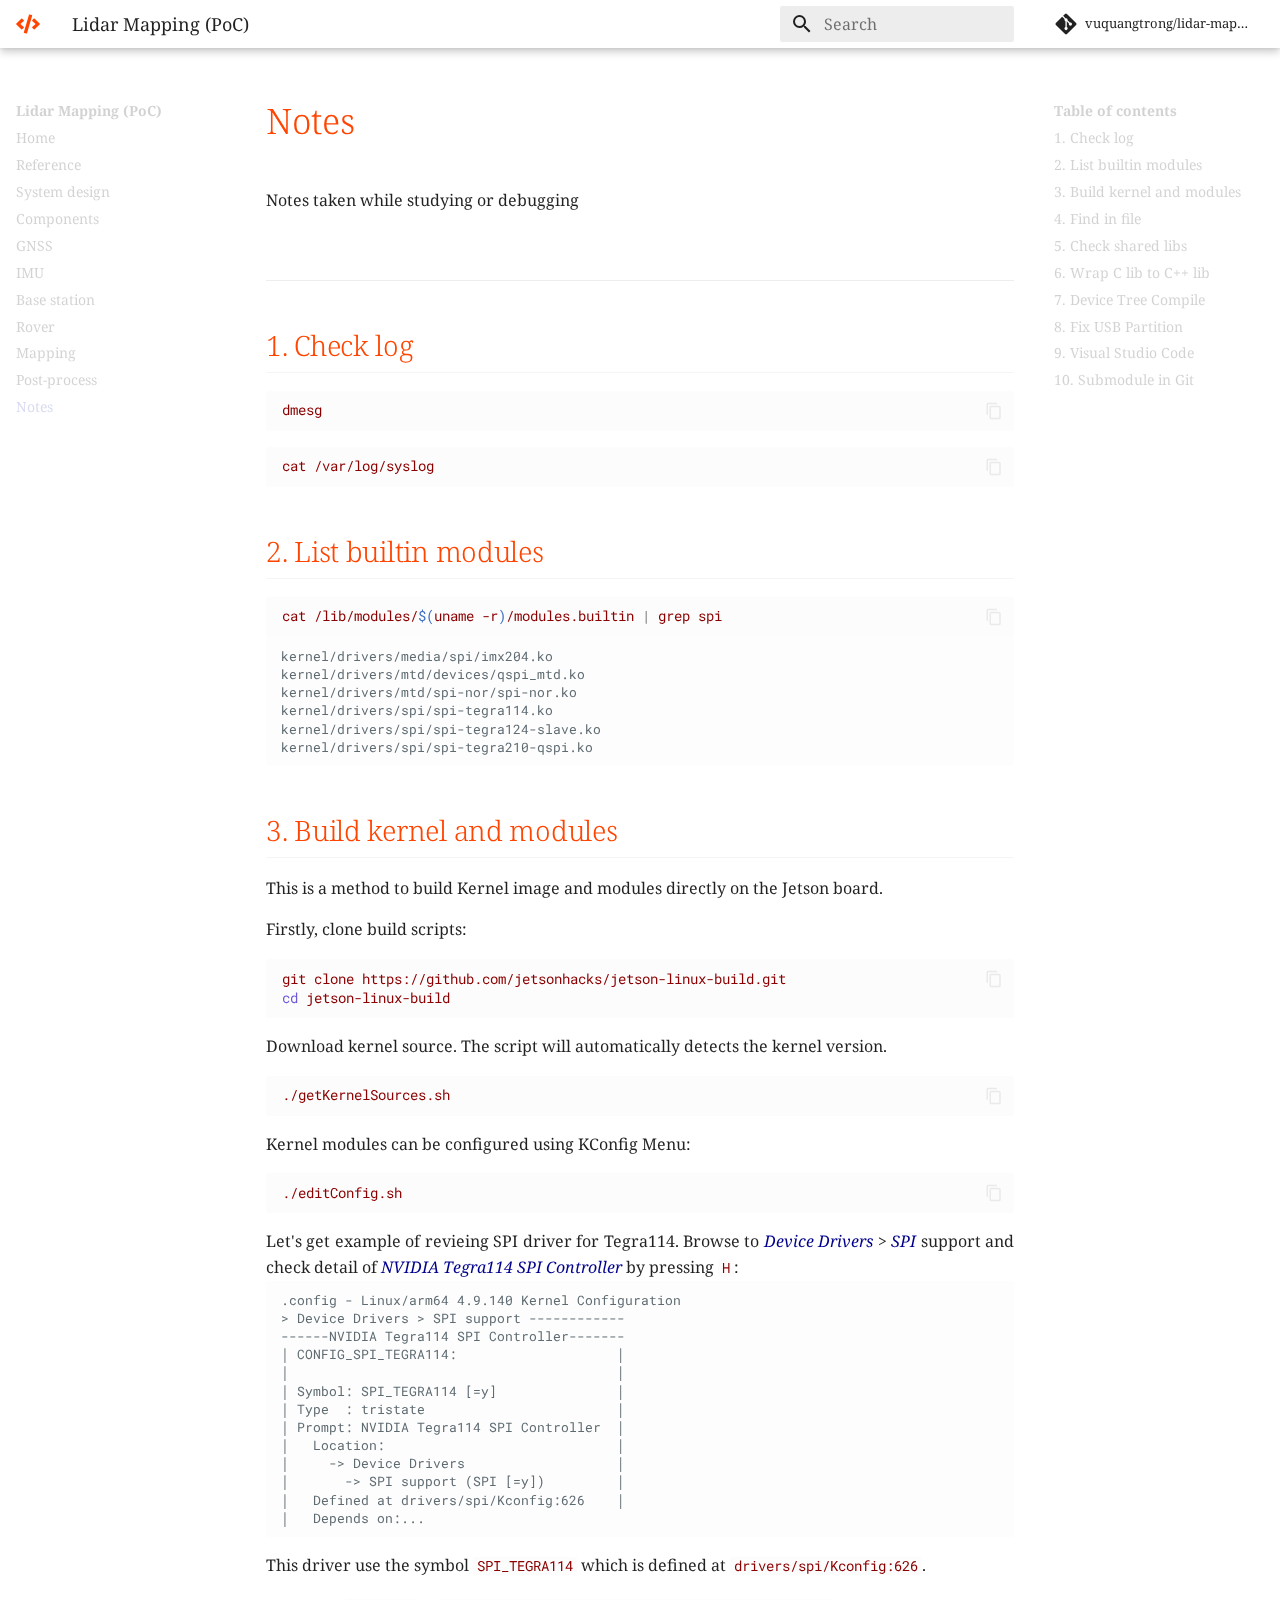
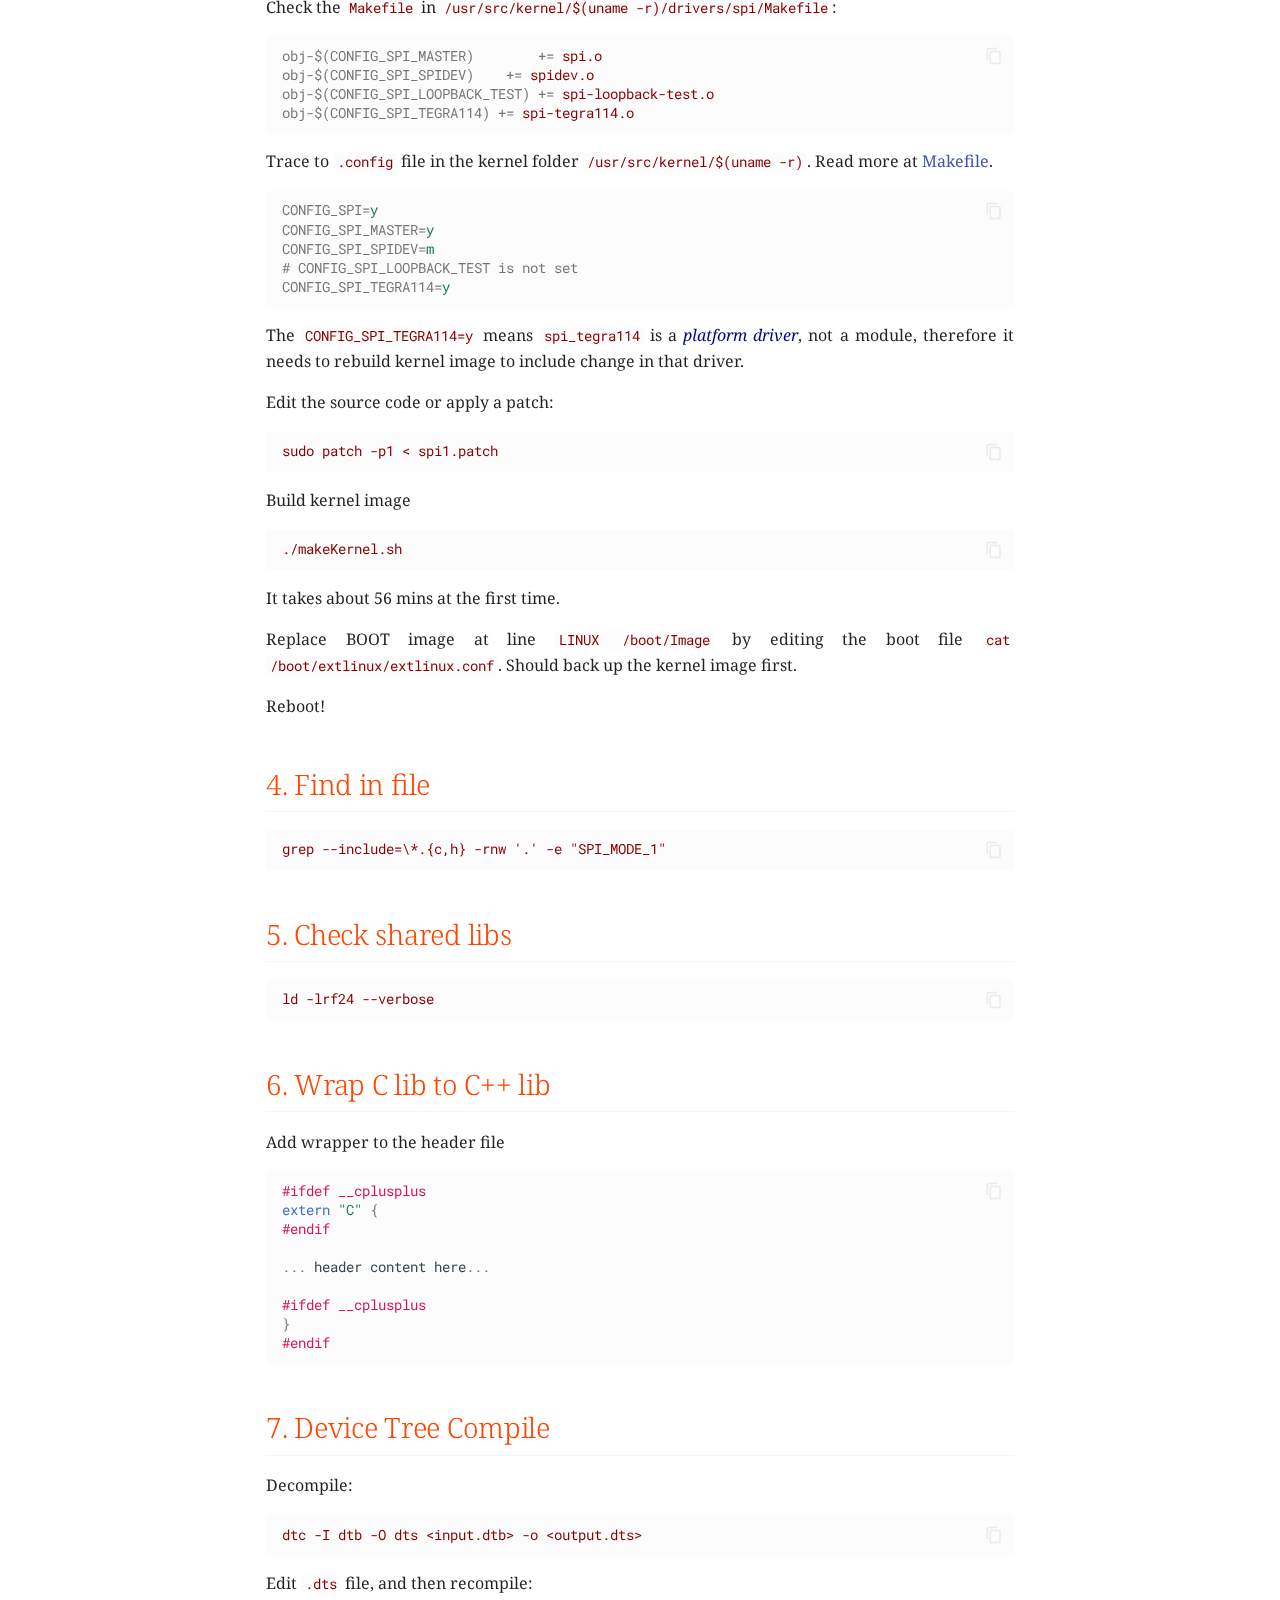
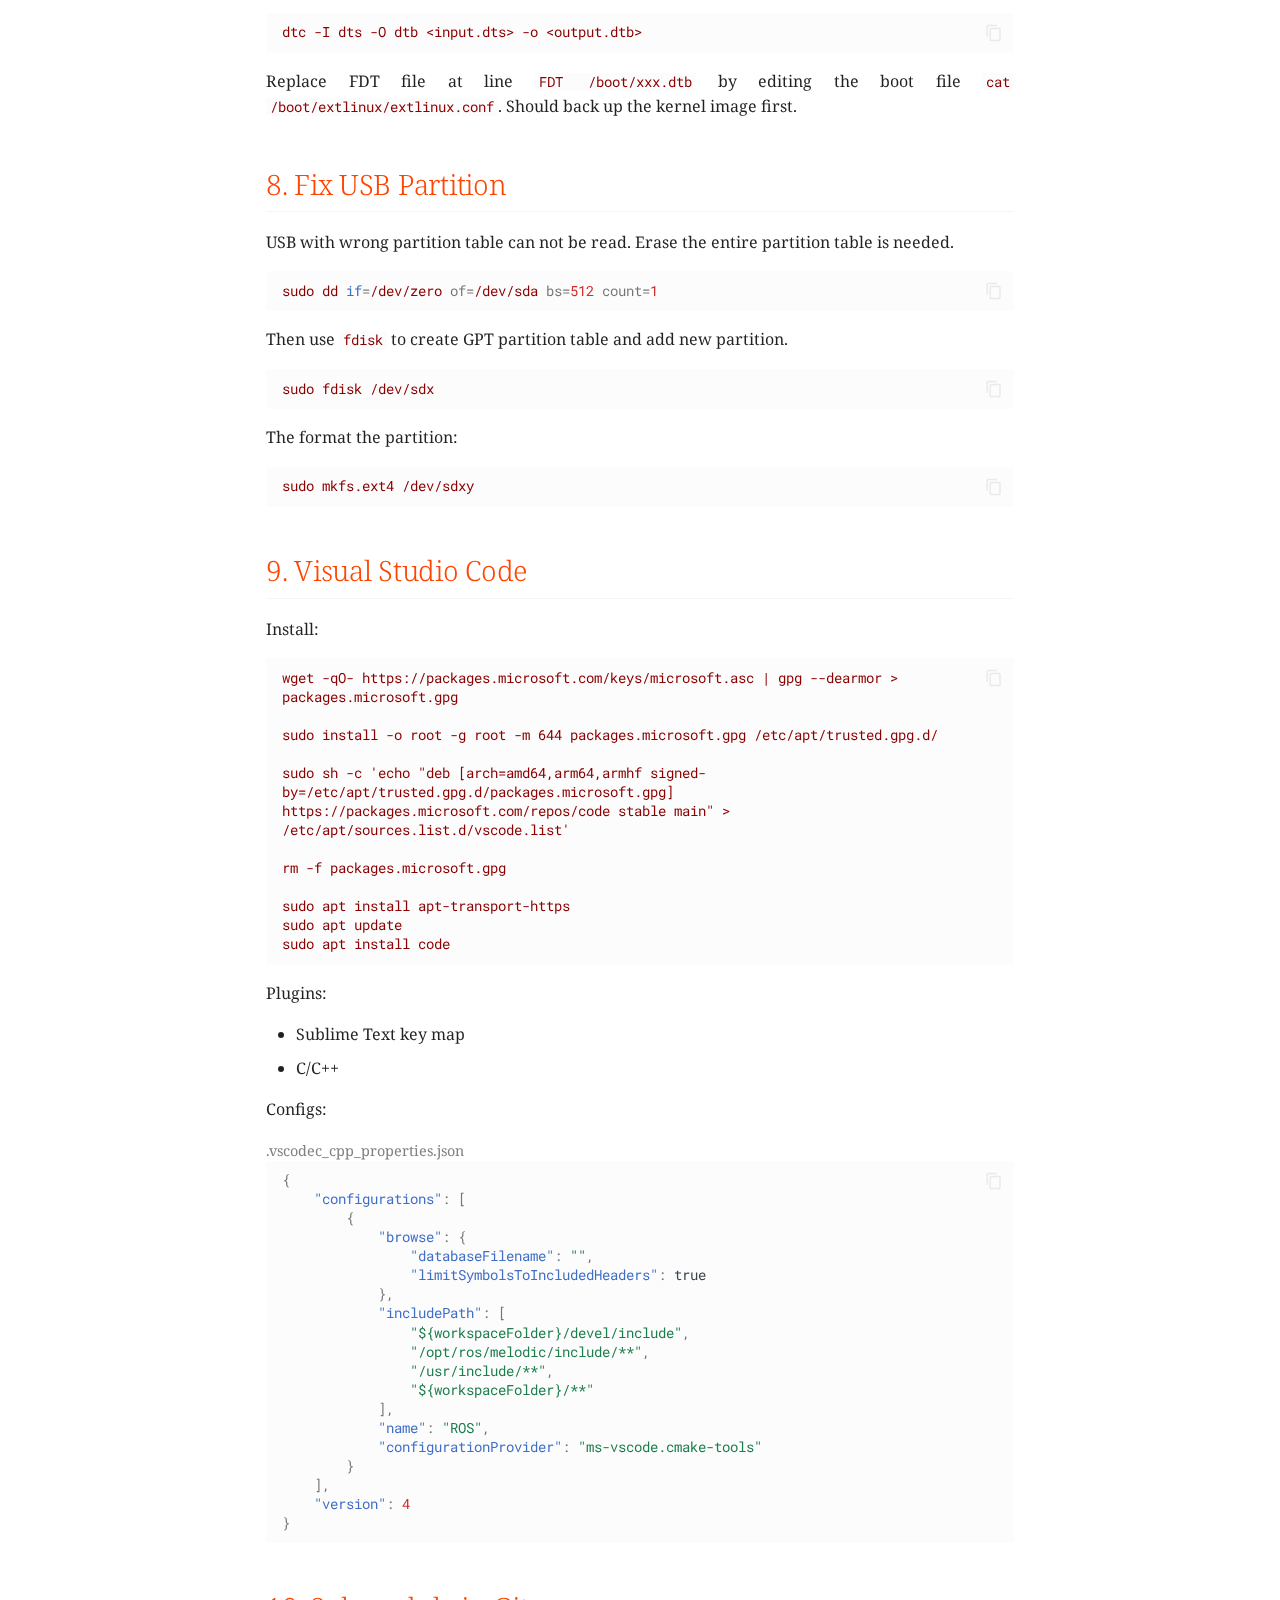
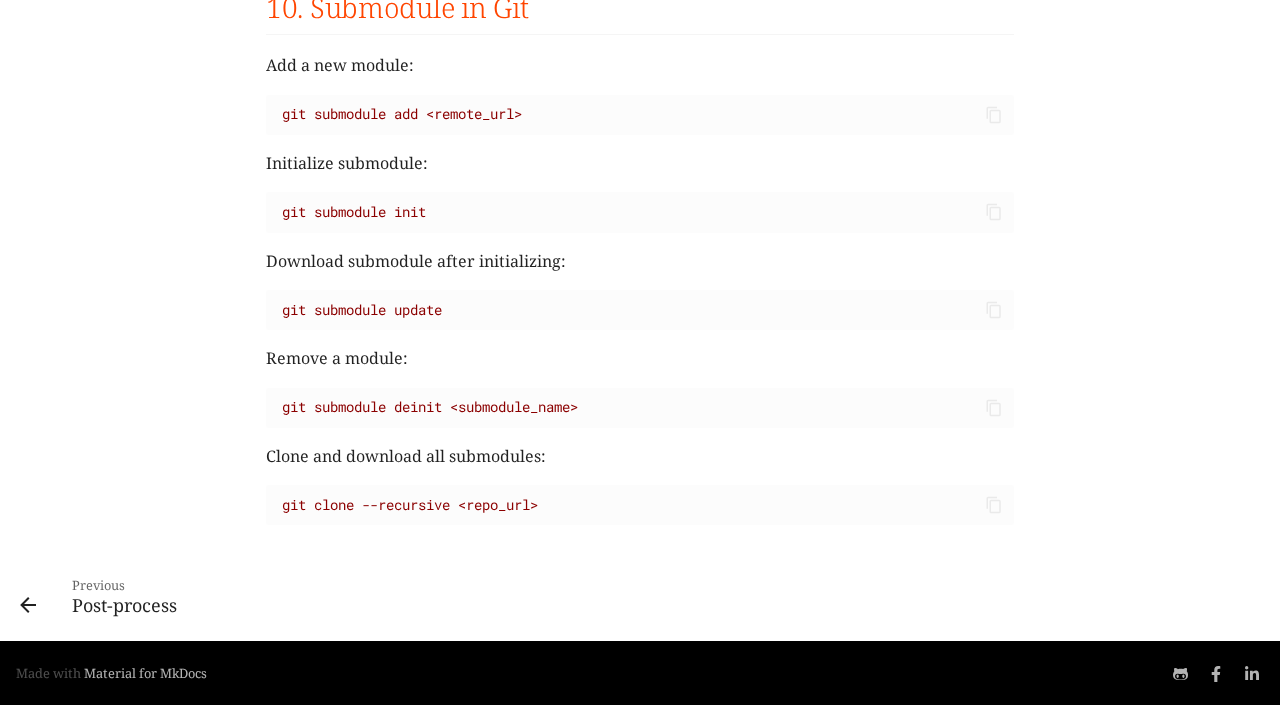
<file: docs/notes/index.html>
<!doctype html>
<html lang="en" class="no-js">
  <head>
    
      <meta charset="utf-8">
      <meta name="viewport" content="width=device-width,initial-scale=1">
      
        <meta name="description" content="Notes taken while studying or debugging">
      
      
      
        <meta name="author" content="vqtrong">
      
      
        <link rel="canonical" href="https://www.codeinsideout.com/lidar-mapping-poc/notes/">
      
      <link rel="icon" href="../favicon.png">
      <meta name="generator" content="mkdocs-1.2.3, mkdocs-material-7.3.4">
    
    
      
        <title>Notes - Lidar Mapping (PoC)</title>
      
    
    
      <link rel="stylesheet" href="../assets/stylesheets/main.db9e7362.min.css">
      
        
        <link rel="stylesheet" href="../assets/stylesheets/palette.3f5d1f46.min.css">
        
          
          
          <meta name="theme-color" content="#ffffff">
        
      
    
    
    
      
        
        <link rel="preconnect" href="https://fonts.gstatic.com" crossorigin>
        <link rel="stylesheet" href="https://fonts.googleapis.com/css?family=Noto+Serif:300,400,400i,700%7CRoboto+Mono&display=fallback">
        <style>:root{--md-text-font-family:"Noto Serif";--md-code-font-family:"Roboto Mono"}</style>
      
    
    
    
      <link rel="stylesheet" href="../assets/view-bigimg.css">
    
      <link rel="stylesheet" href="../assets/extra.css">
    
    
      


    
    
  </head>
  
  
    
    
    
    
    
    <body dir="ltr" data-md-color-scheme="" data-md-color-primary="white" data-md-color-accent="deep-orange">
  
    
    <script>function __prefix(e){return new URL("..",location).pathname+"."+e}function __get(e,t=localStorage){return JSON.parse(t.getItem(__prefix(e)))}</script>
    
    <input class="md-toggle" data-md-toggle="drawer" type="checkbox" id="__drawer" autocomplete="off">
    <input class="md-toggle" data-md-toggle="search" type="checkbox" id="__search" autocomplete="off">
    <label class="md-overlay" for="__drawer"></label>
    <div data-md-component="skip">
      
        
        <a href="#1-check-log" class="md-skip">
          Skip to content
        </a>
      
    </div>
    <div data-md-component="announce">
      
    </div>
    
      

<header class="md-header" data-md-component="header">
  <nav class="md-header__inner md-grid" aria-label="Header">
    <a href=".." title="Lidar Mapping (PoC)" class="md-header__button md-logo" aria-label="Lidar Mapping (PoC)" data-md-component="logo">
      
  
  <svg xmlns="http://www.w3.org/2000/svg" viewBox="0 0 640 512"><path d="m278.9 511.5-61-17.7c-6.4-1.8-10-8.5-8.2-14.9L346.2 8.7c1.8-6.4 8.5-10 14.9-8.2l61 17.7c6.4 1.8 10 8.5 8.2 14.9L293.8 503.3c-1.9 6.4-8.5 10.1-14.9 8.2zm-114-112.2 43.5-46.4c4.6-4.9 4.3-12.7-.8-17.2L117 256l90.6-79.7c5.1-4.5 5.5-12.3.8-17.2l-43.5-46.4c-4.5-4.8-12.1-5.1-17-.5L3.8 247.2c-5.1 4.7-5.1 12.8 0 17.5l144.1 135.1c4.9 4.6 12.5 4.4 17-.5zm327.2.6 144.1-135.1c5.1-4.7 5.1-12.8 0-17.5L492.1 112.1c-4.8-4.5-12.4-4.3-17 .5L431.6 159c-4.6 4.9-4.3 12.7.8 17.2L523 256l-90.6 79.7c-5.1 4.5-5.5 12.3-.8 17.2l43.5 46.4c4.5 4.9 12.1 5.1 17 .6z"/></svg>

    </a>
    <label class="md-header__button md-icon" for="__drawer">
      <svg xmlns="http://www.w3.org/2000/svg" viewBox="0 0 24 24"><path d="M3 6h18v2H3V6m0 5h18v2H3v-2m0 5h18v2H3v-2z"/></svg>
    </label>
    <div class="md-header__title" data-md-component="header-title">
      <div class="md-header__ellipsis">
        <div class="md-header__topic">
          <span class="md-ellipsis">
            Lidar Mapping (PoC)
          </span>
        </div>
        <div class="md-header__topic" data-md-component="header-topic">
          <span class="md-ellipsis">
            
              Notes
            
          </span>
        </div>
      </div>
    </div>
    
    
    
      <label class="md-header__button md-icon" for="__search">
        <svg xmlns="http://www.w3.org/2000/svg" viewBox="0 0 24 24"><path d="M9.5 3A6.5 6.5 0 0 1 16 9.5c0 1.61-.59 3.09-1.56 4.23l.27.27h.79l5 5-1.5 1.5-5-5v-.79l-.27-.27A6.516 6.516 0 0 1 9.5 16 6.5 6.5 0 0 1 3 9.5 6.5 6.5 0 0 1 9.5 3m0 2C7 5 5 7 5 9.5S7 14 9.5 14 14 12 14 9.5 12 5 9.5 5z"/></svg>
      </label>
      
<div class="md-search" data-md-component="search" role="dialog">
  <label class="md-search__overlay" for="__search"></label>
  <div class="md-search__inner" role="search">
    <form class="md-search__form" name="search">
      <input type="text" class="md-search__input" name="query" aria-label="Search" placeholder="Search" autocapitalize="off" autocorrect="off" autocomplete="off" spellcheck="false" data-md-component="search-query" required>
      <label class="md-search__icon md-icon" for="__search">
        <svg xmlns="http://www.w3.org/2000/svg" viewBox="0 0 24 24"><path d="M9.5 3A6.5 6.5 0 0 1 16 9.5c0 1.61-.59 3.09-1.56 4.23l.27.27h.79l5 5-1.5 1.5-5-5v-.79l-.27-.27A6.516 6.516 0 0 1 9.5 16 6.5 6.5 0 0 1 3 9.5 6.5 6.5 0 0 1 9.5 3m0 2C7 5 5 7 5 9.5S7 14 9.5 14 14 12 14 9.5 12 5 9.5 5z"/></svg>
        <svg xmlns="http://www.w3.org/2000/svg" viewBox="0 0 24 24"><path d="M20 11v2H8l5.5 5.5-1.42 1.42L4.16 12l7.92-7.92L13.5 5.5 8 11h12z"/></svg>
      </label>
      <nav class="md-search__options" aria-label="Search">
        
          <a href="javascript:void(0)" class="md-search__icon md-icon" aria-label="Share" data-clipboard data-clipboard-text="" data-md-component="search-share" tabindex="-1">
            <svg xmlns="http://www.w3.org/2000/svg" viewBox="0 0 24 24"><path d="M18 16.08c-.76 0-1.44.3-1.96.77L8.91 12.7c.05-.23.09-.46.09-.7 0-.24-.04-.47-.09-.7l7.05-4.11c.54.5 1.25.81 2.04.81a3 3 0 0 0 3-3 3 3 0 0 0-3-3 3 3 0 0 0-3 3c0 .24.04.47.09.7L8.04 9.81C7.5 9.31 6.79 9 6 9a3 3 0 0 0-3 3 3 3 0 0 0 3 3c.79 0 1.5-.31 2.04-.81l7.12 4.15c-.05.21-.08.43-.08.66 0 1.61 1.31 2.91 2.92 2.91 1.61 0 2.92-1.3 2.92-2.91A2.92 2.92 0 0 0 18 16.08z"/></svg>
          </a>
        
        <button type="reset" class="md-search__icon md-icon" aria-label="Clear" tabindex="-1">
          <svg xmlns="http://www.w3.org/2000/svg" viewBox="0 0 24 24"><path d="M19 6.41 17.59 5 12 10.59 6.41 5 5 6.41 10.59 12 5 17.59 6.41 19 12 13.41 17.59 19 19 17.59 13.41 12 19 6.41z"/></svg>
        </button>
      </nav>
      
        <div class="md-search__suggest" data-md-component="search-suggest"></div>
      
    </form>
    <div class="md-search__output">
      <div class="md-search__scrollwrap" data-md-scrollfix>
        <div class="md-search-result" data-md-component="search-result">
          <div class="md-search-result__meta">
            Initializing search
          </div>
          <ol class="md-search-result__list"></ol>
        </div>
      </div>
    </div>
  </div>
</div>
    
    
      <div class="md-header__source">
        
<a href="https://github.com/vuquangtrong/lidar-mapping-poc/" title="Go to repository" class="md-source" data-md-component="source">
  <div class="md-source__icon md-icon">
    
    <svg xmlns="http://www.w3.org/2000/svg" viewBox="0 0 448 512"><path d="M439.55 236.05 244 40.45a28.87 28.87 0 0 0-40.81 0l-40.66 40.63 51.52 51.52c27.06-9.14 52.68 16.77 43.39 43.68l49.66 49.66c34.23-11.8 61.18 31 35.47 56.69-26.49 26.49-70.21-2.87-56-37.34L240.22 199v121.85c25.3 12.54 22.26 41.85 9.08 55a34.34 34.34 0 0 1-48.55 0c-17.57-17.6-11.07-46.91 11.25-56v-123c-20.8-8.51-24.6-30.74-18.64-45L142.57 101 8.45 235.14a28.86 28.86 0 0 0 0 40.81l195.61 195.6a28.86 28.86 0 0 0 40.8 0l194.69-194.69a28.86 28.86 0 0 0 0-40.81z"/></svg>
  </div>
  <div class="md-source__repository">
    vuquangtrong/lidar-mapping-poc
  </div>
</a>
      </div>
    
  </nav>
  
</header>
    
    <div class="md-container" data-md-component="container">
      
      
        
          
        
      
      <main class="md-main" data-md-component="main">
        <div class="md-main__inner md-grid">
          
            
              
              <div class="md-sidebar md-sidebar--primary" data-md-component="sidebar" data-md-type="navigation" >
                <div class="md-sidebar__scrollwrap">
                  <div class="md-sidebar__inner">
                    


<nav class="md-nav md-nav--primary" aria-label="Navigation" data-md-level="0">
  <label class="md-nav__title" for="__drawer">
    <a href=".." title="Lidar Mapping (PoC)" class="md-nav__button md-logo" aria-label="Lidar Mapping (PoC)" data-md-component="logo">
      
  
  <svg xmlns="http://www.w3.org/2000/svg" viewBox="0 0 640 512"><path d="m278.9 511.5-61-17.7c-6.4-1.8-10-8.5-8.2-14.9L346.2 8.7c1.8-6.4 8.5-10 14.9-8.2l61 17.7c6.4 1.8 10 8.5 8.2 14.9L293.8 503.3c-1.9 6.4-8.5 10.1-14.9 8.2zm-114-112.2 43.5-46.4c4.6-4.9 4.3-12.7-.8-17.2L117 256l90.6-79.7c5.1-4.5 5.5-12.3.8-17.2l-43.5-46.4c-4.5-4.8-12.1-5.1-17-.5L3.8 247.2c-5.1 4.7-5.1 12.8 0 17.5l144.1 135.1c4.9 4.6 12.5 4.4 17-.5zm327.2.6 144.1-135.1c5.1-4.7 5.1-12.8 0-17.5L492.1 112.1c-4.8-4.5-12.4-4.3-17 .5L431.6 159c-4.6 4.9-4.3 12.7.8 17.2L523 256l-90.6 79.7c-5.1 4.5-5.5 12.3-.8 17.2l43.5 46.4c4.5 4.9 12.1 5.1 17 .6z"/></svg>

    </a>
    Lidar Mapping (PoC)
  </label>
  
    <div class="md-nav__source">
      
<a href="https://github.com/vuquangtrong/lidar-mapping-poc/" title="Go to repository" class="md-source" data-md-component="source">
  <div class="md-source__icon md-icon">
    
    <svg xmlns="http://www.w3.org/2000/svg" viewBox="0 0 448 512"><path d="M439.55 236.05 244 40.45a28.87 28.87 0 0 0-40.81 0l-40.66 40.63 51.52 51.52c27.06-9.14 52.68 16.77 43.39 43.68l49.66 49.66c34.23-11.8 61.18 31 35.47 56.69-26.49 26.49-70.21-2.87-56-37.34L240.22 199v121.85c25.3 12.54 22.26 41.85 9.08 55a34.34 34.34 0 0 1-48.55 0c-17.57-17.6-11.07-46.91 11.25-56v-123c-20.8-8.51-24.6-30.74-18.64-45L142.57 101 8.45 235.14a28.86 28.86 0 0 0 0 40.81l195.61 195.6a28.86 28.86 0 0 0 40.8 0l194.69-194.69a28.86 28.86 0 0 0 0-40.81z"/></svg>
  </div>
  <div class="md-source__repository">
    vuquangtrong/lidar-mapping-poc
  </div>
</a>
    </div>
  
  <ul class="md-nav__list" data-md-scrollfix>
    
      
      
      

  
  
  
    <li class="md-nav__item">
      <a href=".." class="md-nav__link">
        Home
      </a>
    </li>
  

    
      
      
      

  
  
  
    <li class="md-nav__item">
      <a href="../reference/" class="md-nav__link">
        Reference
      </a>
    </li>
  

    
      
      
      

  
  
  
    <li class="md-nav__item">
      <a href="../design/" class="md-nav__link">
        System design
      </a>
    </li>
  

    
      
      
      

  
  
  
    <li class="md-nav__item">
      <a href="../components/" class="md-nav__link">
        Components
      </a>
    </li>
  

    
      
      
      

  
  
  
    <li class="md-nav__item">
      <a href="../gnss/" class="md-nav__link">
        GNSS
      </a>
    </li>
  

    
      
      
      

  
  
  
    <li class="md-nav__item">
      <a href="../imu/" class="md-nav__link">
        IMU
      </a>
    </li>
  

    
      
      
      

  
  
  
    <li class="md-nav__item">
      <a href="../base/" class="md-nav__link">
        Base station
      </a>
    </li>
  

    
      
      
      

  
  
  
    <li class="md-nav__item">
      <a href="../rover/" class="md-nav__link">
        Rover
      </a>
    </li>
  

    
      
      
      

  
  
  
    <li class="md-nav__item">
      <a href="../mapping/" class="md-nav__link">
        Mapping
      </a>
    </li>
  

    
      
      
      

  
  
  
    <li class="md-nav__item">
      <a href="../post-process/" class="md-nav__link">
        Post-process
      </a>
    </li>
  

    
      
      
      

  
  
    
  
  
    <li class="md-nav__item md-nav__item--active">
      
      <input class="md-nav__toggle md-toggle" data-md-toggle="toc" type="checkbox" id="__toc">
      
      
      
        <label class="md-nav__link md-nav__link--active" for="__toc">
          Notes
          <span class="md-nav__icon md-icon"></span>
        </label>
      
      <a href="./" class="md-nav__link md-nav__link--active">
        Notes
      </a>
      
        
<nav class="md-nav md-nav--secondary" aria-label="Table of contents">
  
  
  
  
    <label class="md-nav__title" for="__toc">
      <span class="md-nav__icon md-icon"></span>
      Table of contents
    </label>
    <ul class="md-nav__list" data-md-component="toc" data-md-scrollfix>
      
        <li class="md-nav__item">
  <a href="#1-check-log" class="md-nav__link">
    1. Check log
  </a>
  
</li>
      
        <li class="md-nav__item">
  <a href="#2-list-builtin-modules" class="md-nav__link">
    2. List builtin modules
  </a>
  
</li>
      
        <li class="md-nav__item">
  <a href="#3-build-kernel-and-modules" class="md-nav__link">
    3. Build kernel and modules
  </a>
  
</li>
      
        <li class="md-nav__item">
  <a href="#4-find-in-file" class="md-nav__link">
    4. Find in file
  </a>
  
</li>
      
        <li class="md-nav__item">
  <a href="#5-check-shared-libs" class="md-nav__link">
    5. Check shared libs
  </a>
  
</li>
      
        <li class="md-nav__item">
  <a href="#6-wrap-c-lib-to-c-lib" class="md-nav__link">
    6. Wrap C lib to C++ lib
  </a>
  
</li>
      
        <li class="md-nav__item">
  <a href="#7-device-tree-compile" class="md-nav__link">
    7. Device Tree Compile
  </a>
  
</li>
      
        <li class="md-nav__item">
  <a href="#8-fix-usb-partition" class="md-nav__link">
    8. Fix USB Partition
  </a>
  
</li>
      
        <li class="md-nav__item">
  <a href="#9-visual-studio-code" class="md-nav__link">
    9. Visual Studio Code
  </a>
  
</li>
      
        <li class="md-nav__item">
  <a href="#10-submodule-in-git" class="md-nav__link">
    10. Submodule in Git
  </a>
  
</li>
      
    </ul>
  
</nav>
      
    </li>
  

    
  </ul>
</nav>
                  </div>
                </div>
              </div>
            
            
              
              <div class="md-sidebar md-sidebar--secondary" data-md-component="sidebar" data-md-type="toc" >
                <div class="md-sidebar__scrollwrap">
                  <div class="md-sidebar__inner">
                    
<nav class="md-nav md-nav--secondary" aria-label="Table of contents">
  
  
  
  
    <label class="md-nav__title" for="__toc">
      <span class="md-nav__icon md-icon"></span>
      Table of contents
    </label>
    <ul class="md-nav__list" data-md-component="toc" data-md-scrollfix>
      
        <li class="md-nav__item">
  <a href="#1-check-log" class="md-nav__link">
    1. Check log
  </a>
  
</li>
      
        <li class="md-nav__item">
  <a href="#2-list-builtin-modules" class="md-nav__link">
    2. List builtin modules
  </a>
  
</li>
      
        <li class="md-nav__item">
  <a href="#3-build-kernel-and-modules" class="md-nav__link">
    3. Build kernel and modules
  </a>
  
</li>
      
        <li class="md-nav__item">
  <a href="#4-find-in-file" class="md-nav__link">
    4. Find in file
  </a>
  
</li>
      
        <li class="md-nav__item">
  <a href="#5-check-shared-libs" class="md-nav__link">
    5. Check shared libs
  </a>
  
</li>
      
        <li class="md-nav__item">
  <a href="#6-wrap-c-lib-to-c-lib" class="md-nav__link">
    6. Wrap C lib to C++ lib
  </a>
  
</li>
      
        <li class="md-nav__item">
  <a href="#7-device-tree-compile" class="md-nav__link">
    7. Device Tree Compile
  </a>
  
</li>
      
        <li class="md-nav__item">
  <a href="#8-fix-usb-partition" class="md-nav__link">
    8. Fix USB Partition
  </a>
  
</li>
      
        <li class="md-nav__item">
  <a href="#9-visual-studio-code" class="md-nav__link">
    9. Visual Studio Code
  </a>
  
</li>
      
        <li class="md-nav__item">
  <a href="#10-submodule-in-git" class="md-nav__link">
    10. Submodule in Git
  </a>
  
</li>
      
    </ul>
  
</nav>
                  </div>
                </div>
              </div>
            
          
          <div class="md-content" data-md-component="content">
            <article class="md-content__inner md-typeset">
              
    
        <h1 class="page-title">Notes</h1>
        <p class="page-description">Notes taken while studying or debugging</p>
        <br>
        <hr>
        <h2 id="1-check-log">1. Check log<a class="headerlink" href="#1-check-log" title="Permanent link">⚓︎</a></h2>
<div class="highlight"><pre><span></span><code>dmesg
</code></pre></div>
<div class="highlight"><pre><span></span><code>cat /var/log/syslog
</code></pre></div>
<h2 id="2-list-builtin-modules">2. List builtin modules<a class="headerlink" href="#2-list-builtin-modules" title="Permanent link">⚓︎</a></h2>
<div class="highlight"><pre><span></span><code>cat /lib/modules/<span class="k">$(</span>uname -r<span class="k">)</span>/modules.builtin <span class="p">|</span> grep spi
</code></pre></div>
<div class="log"></div>
<div class="highlight"><pre><span></span><code>kernel/drivers/media/spi/imx204.ko
kernel/drivers/mtd/devices/qspi_mtd.ko
kernel/drivers/mtd/spi-nor/spi-nor.ko
kernel/drivers/spi/spi-tegra114.ko
kernel/drivers/spi/spi-tegra124-slave.ko
kernel/drivers/spi/spi-tegra210-qspi.ko
</code></pre></div>
<h2 id="3-build-kernel-and-modules">3. Build kernel and modules<a class="headerlink" href="#3-build-kernel-and-modules" title="Permanent link">⚓︎</a></h2>
<p>This is a method to build Kernel image and modules directly on the Jetson board.</p>
<p>Firstly, clone build scripts:</p>
<div class="highlight"><pre><span></span><code>git clone https://github.com/jetsonhacks/jetson-linux-build.git
<span class="nb">cd</span> jetson-linux-build
</code></pre></div>
<p>Download kernel source. The script will automatically detects the kernel version.</p>
<div class="highlight"><pre><span></span><code>./getKernelSources.sh
</code></pre></div>
<p>Kernel modules can be configured using KConfig Menu:</p>
<div class="highlight"><pre><span></span><code>./editConfig.sh
</code></pre></div>
<p>Let's get example of revieing SPI driver for Tegra114.
Browse to <em>Device Drivers</em> &gt; <em>SPI</em> support and check detail of <em>NVIDIA Tegra114 SPI Controller</em> by pressing <code>H</code>:</p>
<div class="log"></div>
<div class="highlight"><pre><span></span><code>.config - Linux/arm64 4.9.140 Kernel Configuration
&gt; Device Drivers &gt; SPI support ------------
------NVIDIA Tegra114 SPI Controller-------
│ CONFIG_SPI_TEGRA114:                    │
│                                         │
│ Symbol: SPI_TEGRA114 [=y]               │
│ Type  : tristate                        │
│ Prompt: NVIDIA Tegra114 SPI Controller  │
│   Location:                             │
│     -&gt; Device Drivers                   │
│       -&gt; SPI support (SPI [=y])         │
│   Defined at drivers/spi/Kconfig:626    │
│   Depends on:...
</code></pre></div>
<p>This driver use the symbol <code>SPI_TEGRA114</code> which is defined at <code>drivers/spi/Kconfig:626</code>.</p>
<p>Check the <code>Makefile</code> in <code>/usr/src/kernel/$(uname -r)/drivers/spi/Makefile</code>:</p>
<div class="highlight"><pre><span></span><code><span class="nv">obj-$(CONFIG_SPI_MASTER)</span>        <span class="o">+=</span> spi.o
<span class="nv">obj-$(CONFIG_SPI_SPIDEV)</span>    <span class="o">+=</span> spidev.o
<span class="nv">obj-$(CONFIG_SPI_LOOPBACK_TEST)</span> <span class="o">+=</span> spi-loopback-test.o
<span class="nv">obj-$(CONFIG_SPI_TEGRA114)</span> <span class="o">+=</span> spi-tegra114.o
</code></pre></div>
<p>Trace to <code>.config</code> file in the kernel folder <code>/usr/src/kernel/$(uname -r)</code>. Read more at <a href="https://www.kernel.org/doc/Documentation/kbuild/makefiles.txt">Makefile</a>.</p>
<div class="highlight"><pre><span></span><code><span class="na">CONFIG_SPI</span><span class="o">=</span><span class="s">y</span>
<span class="na">CONFIG_SPI_MASTER</span><span class="o">=</span><span class="s">y</span>
<span class="na">CONFIG_SPI_SPIDEV</span><span class="o">=</span><span class="s">m</span>
<span class="c1"># CONFIG_SPI_LOOPBACK_TEST is not set</span>
<span class="na">CONFIG_SPI_TEGRA114</span><span class="o">=</span><span class="s">y</span>
</code></pre></div>
<p>The <code>CONFIG_SPI_TEGRA114=y</code> means <code>spi_tegra114</code> is a <em>platform driver</em>, not a module, therefore it needs to rebuild kernel image to include change in that driver.</p>
<p>Edit the source code or apply a patch:</p>
<div class="highlight"><pre><span></span><code>sudo patch -p1 &lt; spi1.patch
</code></pre></div>
<p>Build kernel image</p>
<div class="highlight"><pre><span></span><code>./makeKernel.sh
</code></pre></div>
<p>It takes about 56 mins at the first time.</p>
<p>Replace BOOT image at line <code>LINUX /boot/Image</code> by editing the boot file <code>cat /boot/extlinux/extlinux.conf</code>. Should back up the kernel image first.</p>
<p>Reboot!</p>
<h2 id="4-find-in-file">4. Find in file<a class="headerlink" href="#4-find-in-file" title="Permanent link">⚓︎</a></h2>
<div class="highlight"><pre><span></span><code>grep --include=\*.{c,h} -rnw &#39;.&#39; -e &quot;SPI_MODE_1&quot;
</code></pre></div>
<h2 id="5-check-shared-libs">5. Check shared libs<a class="headerlink" href="#5-check-shared-libs" title="Permanent link">⚓︎</a></h2>
<div class="highlight"><pre><span></span><code>ld -lrf24 --verbose
</code></pre></div>
<h2 id="6-wrap-c-lib-to-c-lib">6. Wrap C lib to C++ lib<a class="headerlink" href="#6-wrap-c-lib-to-c-lib" title="Permanent link">⚓︎</a></h2>
<p>Add wrapper to the header file</p>
<div class="highlight"><pre><span></span><code><span class="cp">#ifdef __cplusplus</span>
<span class="k">extern</span><span class="w"> </span><span class="s">&quot;C&quot;</span><span class="w"> </span><span class="p">{</span><span class="w"></span>
<span class="cp">#endif</span>

<span class="p">...</span><span class="w"> </span><span class="n">header</span><span class="w"> </span><span class="n">content</span><span class="w"> </span><span class="n">here</span><span class="p">...</span><span class="w"></span>

<span class="cp">#ifdef __cplusplus</span>
<span class="p">}</span><span class="w"></span>
<span class="cp">#endif</span>
</code></pre></div>
<h2 id="7-device-tree-compile">7. Device Tree Compile<a class="headerlink" href="#7-device-tree-compile" title="Permanent link">⚓︎</a></h2>
<p>Decompile:</p>
<div class="highlight"><pre><span></span><code>dtc -I dtb -O dts &lt;input.dtb&gt; -o &lt;output.dts&gt;
</code></pre></div>
<p>Edit <code>.dts</code> file, and then recompile:</p>
<div class="highlight"><pre><span></span><code>dtc -I dts -O dtb &lt;input.dts&gt; -o &lt;output.dtb&gt;
</code></pre></div>
<p>Replace FDT file at line <code>FDT /boot/xxx.dtb</code> by editing the boot file <code>cat /boot/extlinux/extlinux.conf</code>. Should back up the kernel image first.</p>
<!--
STM32 HAL NRF24:

https://github.com/r2aiv/NRF24L01-1
-->

<!-- OLED

User space:

git clone https://github.com/0x4f48/ssd1306-simple-app

Linux driver

https://github.com/Dev4Embedded/ssd1306
https://github.com/an99h/ssd1306-linux-i2c


#include <string>
#include <SSD1306/ssd1306_i2c.h>

int main (int argc, char** argv)
{
    char i2c[] = "/dev/i2c-1";
    char disp_buffer[128] = "Hello";
    ssd1306_begin(SSD1306_SWITCHCAPVCC, i2c, SSD1306_I2C_ADDRESS);
    ssd1306_setTextSize(1);
    ssd1306_clearDisplay();
    ssd1306_drawString(disp_buffer);
    ssd1306_display();
    return 0;
}

gcc -c -fPIC -o ssd1306_i2c.o ssd1306_i2c.c
gcc -shared -fPIC -Wl,-soname,libssd1306.so -o libssd1306.so ssd1306_i2c.o -lc
sudo mkdir -p /usr/local/include/SSD1306
sudo cp ssd1306_i2c.h /usr/local/include/SSD1306
sudo cp libssd1306.so /usr/local/lib

-->

<h2 id="8-fix-usb-partition">8. Fix USB Partition<a class="headerlink" href="#8-fix-usb-partition" title="Permanent link">⚓︎</a></h2>
<p>USB with wrong partition table can not be read. Erase the entire partition table is needed.</p>
<div class="highlight"><pre><span></span><code>sudo dd <span class="k">if</span><span class="o">=</span>/dev/zero <span class="nv">of</span><span class="o">=</span>/dev/sda <span class="nv">bs</span><span class="o">=</span><span class="m">512</span> <span class="nv">count</span><span class="o">=</span><span class="m">1</span>
</code></pre></div>
<p>Then use <code>fdisk</code> to create GPT partition table and add new partition.</p>
<div class="highlight"><pre><span></span><code>sudo fdisk /dev/sdx
</code></pre></div>
<p>The format the partition:</p>
<div class="highlight"><pre><span></span><code>sudo mkfs.ext4 /dev/sdxy
</code></pre></div>
<h2 id="9-visual-studio-code">9. Visual Studio Code<a class="headerlink" href="#9-visual-studio-code" title="Permanent link">⚓︎</a></h2>
<p>Install:</p>
<div class="highlight"><pre><span></span><code>wget -qO- https://packages.microsoft.com/keys/microsoft.asc | gpg --dearmor &gt; packages.microsoft.gpg

sudo install -o root -g root -m 644 packages.microsoft.gpg /etc/apt/trusted.gpg.d/

sudo sh -c &#39;echo &quot;deb [arch=amd64,arm64,armhf signed-by=/etc/apt/trusted.gpg.d/packages.microsoft.gpg] https://packages.microsoft.com/repos/code stable main&quot; &gt; /etc/apt/sources.list.d/vscode.list&#39;

rm -f packages.microsoft.gpg

sudo apt install apt-transport-https
sudo apt update
sudo apt install code
</code></pre></div>
<p>Plugins:</p>
<ul>
<li>Sublime Text key map</li>
<li>C/C++</li>
</ul>
<p>Configs:</p>
<div class="file"></div>
<p>.vscodec_cpp_properties.json</p>
<div class="highlight"><pre><span></span><code><span class="p">{</span>
    <span class="nt">&quot;configurations&quot;</span><span class="p">:</span> <span class="p">[</span>
        <span class="p">{</span>
            <span class="nt">&quot;browse&quot;</span><span class="p">:</span> <span class="p">{</span>
                <span class="nt">&quot;databaseFilename&quot;</span><span class="p">:</span> <span class="s2">&quot;&quot;</span><span class="p">,</span>
                <span class="nt">&quot;limitSymbolsToIncludedHeaders&quot;</span><span class="p">:</span> <span class="kc">true</span>
            <span class="p">},</span>
            <span class="nt">&quot;includePath&quot;</span><span class="p">:</span> <span class="p">[</span>
                <span class="s2">&quot;${workspaceFolder}/devel/include&quot;</span><span class="p">,</span>
                <span class="s2">&quot;/opt/ros/melodic/include/**&quot;</span><span class="p">,</span>
                <span class="s2">&quot;/usr/include/**&quot;</span><span class="p">,</span>
                <span class="s2">&quot;${workspaceFolder}/**&quot;</span>
            <span class="p">],</span>
            <span class="nt">&quot;name&quot;</span><span class="p">:</span> <span class="s2">&quot;ROS&quot;</span><span class="p">,</span>
            <span class="nt">&quot;configurationProvider&quot;</span><span class="p">:</span> <span class="s2">&quot;ms-vscode.cmake-tools&quot;</span>
        <span class="p">}</span>
    <span class="p">],</span>
    <span class="nt">&quot;version&quot;</span><span class="p">:</span> <span class="mi">4</span>
<span class="p">}</span>
</code></pre></div>
<h2 id="10-submodule-in-git">10. Submodule in Git<a class="headerlink" href="#10-submodule-in-git" title="Permanent link">⚓︎</a></h2>
<p>Add a new module:</p>
<div class="highlight"><pre><span></span><code>git submodule add &lt;remote_url&gt;
</code></pre></div>
<p>Initialize submodule:</p>
<div class="highlight"><pre><span></span><code>git submodule init
</code></pre></div>
<p>Download submodule after initializing:</p>
<div class="highlight"><pre><span></span><code>git submodule update
</code></pre></div>
<p>Remove a module:</p>
<div class="highlight"><pre><span></span><code>git submodule deinit &lt;submodule_name&gt;
</code></pre></div>
<p>Clone and download all submodules:</p>
<div class="highlight"><pre><span></span><code>git clone --recursive &lt;repo_url&gt;
</code></pre></div>
    

              
                


              
            </article>
          </div>
        </div>
        
          <a href="#" class="md-top md-icon" data-md-component="top" data-md-state="hidden">
            <svg xmlns="http://www.w3.org/2000/svg" viewBox="0 0 24 24"><path d="M13 20h-2V8l-5.5 5.5-1.42-1.42L12 4.16l7.92 7.92-1.42 1.42L13 8v12z"/></svg>
            Back to top
          </a>
        
      </main>
      
        
<footer class="md-footer">
  
    <nav class="md-footer__inner md-grid" aria-label="Footer">
      
        
        <a href="../post-process/" class="md-footer__link md-footer__link--prev" aria-label="Previous: Post-process" rel="prev">
          <div class="md-footer__button md-icon">
            <svg xmlns="http://www.w3.org/2000/svg" viewBox="0 0 24 24"><path d="M20 11v2H8l5.5 5.5-1.42 1.42L4.16 12l7.92-7.92L13.5 5.5 8 11h12z"/></svg>
          </div>
          <div class="md-footer__title">
            <div class="md-ellipsis">
              <span class="md-footer__direction">
                Previous
              </span>
              Post-process
            </div>
          </div>
        </a>
      
      
    </nav>
  
  <div class="md-footer-meta md-typeset">
    <div class="md-footer-meta__inner md-grid">
      <div class="md-footer-copyright">
        
        
          Made with
          <a href="https://squidfunk.github.io/mkdocs-material/" target="_blank" rel="noopener">
            Material for MkDocs
          </a>
        
        
      </div>
      
  <div class="md-footer-social">
    
      
      
      <a href="https://github.com/vuquangtrong" target="_blank" rel="noopener" title="vuquangtrong" class="md-footer-social__link">
        <svg xmlns="http://www.w3.org/2000/svg" viewBox="0 0 480 512"><path d="M186.1 328.7c0 20.9-10.9 55.1-36.7 55.1s-36.7-34.2-36.7-55.1 10.9-55.1 36.7-55.1 36.7 34.2 36.7 55.1zM480 278.2c0 31.9-3.2 65.7-17.5 95-37.9 76.6-142.1 74.8-216.7 74.8-75.8 0-186.2 2.7-225.6-74.8-14.6-29-20.2-63.1-20.2-95 0-41.9 13.9-81.5 41.5-113.6-5.2-15.8-7.7-32.4-7.7-48.8 0-21.5 4.9-32.3 14.6-51.8 45.3 0 74.3 9 108.8 36 29-6.9 58.8-10 88.7-10 27 0 54.2 2.9 80.4 9.2 34-26.7 63-35.2 107.8-35.2 9.8 19.5 14.6 30.3 14.6 51.8 0 16.4-2.6 32.7-7.7 48.2 27.5 32.4 39 72.3 39 114.2zm-64.3 50.5c0-43.9-26.7-82.6-73.5-82.6-18.9 0-37 3.4-56 6-14.9 2.3-29.8 3.2-45.1 3.2-15.2 0-30.1-.9-45.1-3.2-18.7-2.6-37-6-56-6-46.8 0-73.5 38.7-73.5 82.6 0 87.8 80.4 101.3 150.4 101.3h48.2c70.3 0 150.6-13.4 150.6-101.3zm-82.6-55.1c-25.8 0-36.7 34.2-36.7 55.1s10.9 55.1 36.7 55.1 36.7-34.2 36.7-55.1-10.9-55.1-36.7-55.1z"/></svg>
      </a>
    
      
      
      <a href="https://facebook.com/trongvq" target="_blank" rel="noopener" title="trongvq" class="md-footer-social__link">
        <svg xmlns="http://www.w3.org/2000/svg" viewBox="0 0 320 512"><path d="m279.14 288 14.22-92.66h-88.91v-60.13c0-25.35 12.42-50.06 52.24-50.06h40.42V6.26S260.43 0 225.36 0c-73.22 0-121.08 44.38-121.08 124.72v70.62H22.89V288h81.39v224h100.17V288z"/></svg>
      </a>
    
      
      
      <a href="https://www.linkedin.com/in/vqtrong" target="_blank" rel="noopener" title="vqtrong" class="md-footer-social__link">
        <svg xmlns="http://www.w3.org/2000/svg" viewBox="0 0 448 512"><path d="M100.28 448H7.4V148.9h92.88zM53.79 108.1C24.09 108.1 0 83.5 0 53.8a53.79 53.79 0 0 1 107.58 0c0 29.7-24.1 54.3-53.79 54.3zM447.9 448h-92.68V302.4c0-34.7-.7-79.2-48.29-79.2-48.29 0-55.69 37.7-55.69 76.7V448h-92.78V148.9h89.08v40.8h1.3c12.4-23.5 42.69-48.3 87.88-48.3 94 0 111.28 61.9 111.28 142.3V448z"/></svg>
      </a>
    
  </div>

    </div>
  </div>
</footer>
      
    </div>
    <div class="md-dialog" data-md-component="dialog">
      <div class="md-dialog__inner md-typeset"></div>
    </div>
    <script id="__config" type="application/json">{"base": "..", "features": ["navigation.top", "header.autohide", "search.suggest", "search.highlight", "search.share"], "translations": {"clipboard.copy": "Copy to clipboard", "clipboard.copied": "Copied to clipboard", "search.config.lang": "en", "search.config.pipeline": "trimmer, stopWordFilter", "search.config.separator": "[\\s\\-]+", "search.placeholder": "Search", "search.result.placeholder": "Type to start searching", "search.result.none": "No matching documents", "search.result.one": "1 matching document", "search.result.other": "# matching documents", "search.result.more.one": "1 more on this page", "search.result.more.other": "# more on this page", "search.result.term.missing": "Missing", "select.version.title": "Select version"}, "search": "../assets/javascripts/workers/search.8397ff9e.min.js", "version": null}</script>
    
    
      <script src="../assets/javascripts/bundle.1e84347e.min.js"></script>
      
        <script src="../assets/view-bigimg.js"></script>
      
        <script src="../assets/extra.js"></script>
      
    
  </body>
</html>
</file>
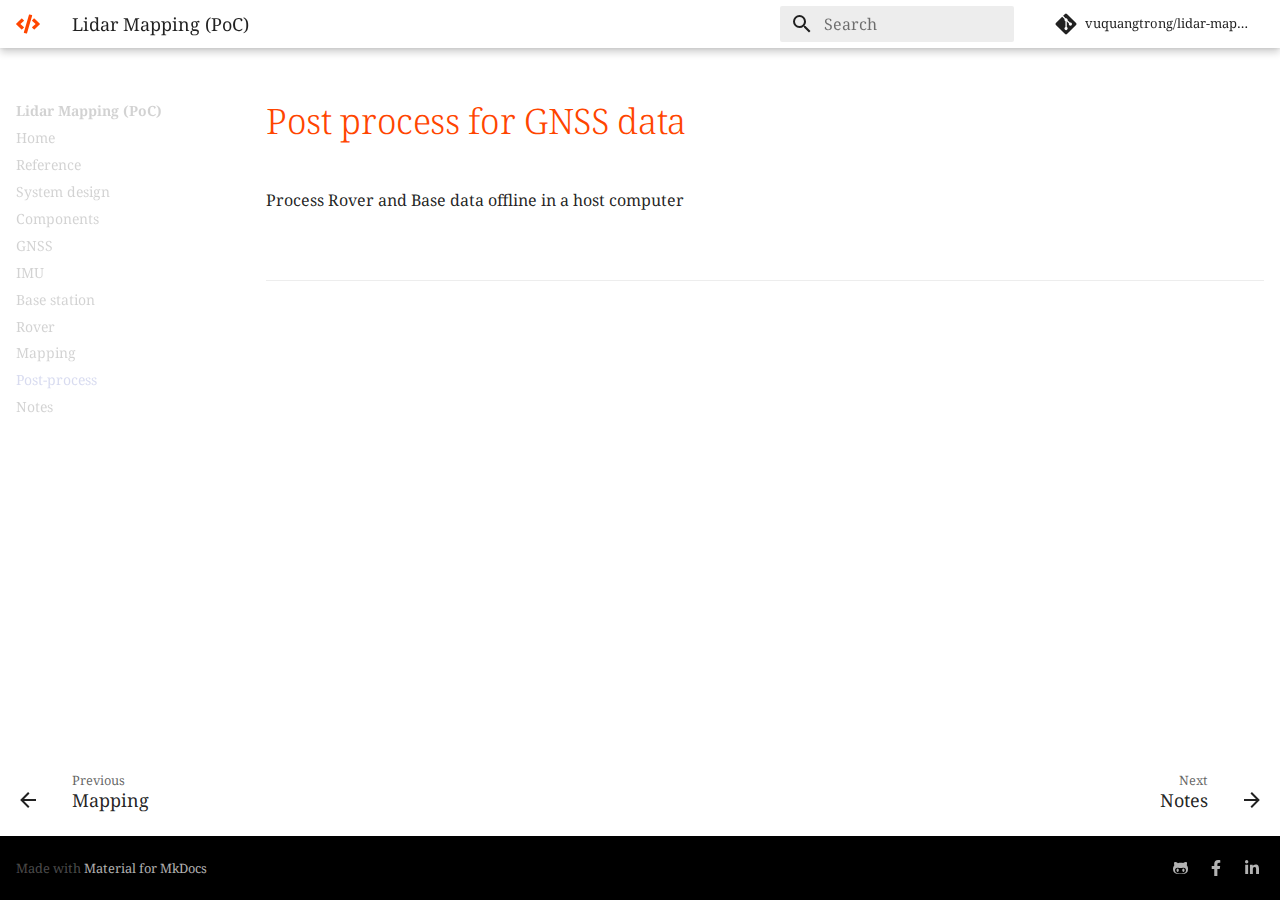
<file: docs/post-process/index.html>
<!doctype html>
<html lang="en" class="no-js">
  <head>
    
      <meta charset="utf-8">
      <meta name="viewport" content="width=device-width,initial-scale=1">
      
        <meta name="description" content="Process Rover and Base data offline in a host computer">
      
      
      
        <meta name="author" content="vqtrong">
      
      
        <link rel="canonical" href="https://www.codeinsideout.com/lidar-mapping-poc/post-process/">
      
      <link rel="icon" href="../favicon.png">
      <meta name="generator" content="mkdocs-1.2.3, mkdocs-material-7.3.4">
    
    
      
        <title>Post-process - Lidar Mapping (PoC)</title>
      
    
    
      <link rel="stylesheet" href="../assets/stylesheets/main.db9e7362.min.css">
      
        
        <link rel="stylesheet" href="../assets/stylesheets/palette.3f5d1f46.min.css">
        
          
          
          <meta name="theme-color" content="#ffffff">
        
      
    
    
    
      
        
        <link rel="preconnect" href="https://fonts.gstatic.com" crossorigin>
        <link rel="stylesheet" href="https://fonts.googleapis.com/css?family=Noto+Serif:300,400,400i,700%7CRoboto+Mono&display=fallback">
        <style>:root{--md-text-font-family:"Noto Serif";--md-code-font-family:"Roboto Mono"}</style>
      
    
    
    
      <link rel="stylesheet" href="../assets/view-bigimg.css">
    
      <link rel="stylesheet" href="../assets/extra.css">
    
    
      


    
    
  </head>
  
  
    
    
    
    
    
    <body dir="ltr" data-md-color-scheme="" data-md-color-primary="white" data-md-color-accent="deep-orange">
  
    
    <script>function __prefix(e){return new URL("..",location).pathname+"."+e}function __get(e,t=localStorage){return JSON.parse(t.getItem(__prefix(e)))}</script>
    
    <input class="md-toggle" data-md-toggle="drawer" type="checkbox" id="__drawer" autocomplete="off">
    <input class="md-toggle" data-md-toggle="search" type="checkbox" id="__search" autocomplete="off">
    <label class="md-overlay" for="__drawer"></label>
    <div data-md-component="skip">
      
    </div>
    <div data-md-component="announce">
      
    </div>
    
      

<header class="md-header" data-md-component="header">
  <nav class="md-header__inner md-grid" aria-label="Header">
    <a href=".." title="Lidar Mapping (PoC)" class="md-header__button md-logo" aria-label="Lidar Mapping (PoC)" data-md-component="logo">
      
  
  <svg xmlns="http://www.w3.org/2000/svg" viewBox="0 0 640 512"><path d="m278.9 511.5-61-17.7c-6.4-1.8-10-8.5-8.2-14.9L346.2 8.7c1.8-6.4 8.5-10 14.9-8.2l61 17.7c6.4 1.8 10 8.5 8.2 14.9L293.8 503.3c-1.9 6.4-8.5 10.1-14.9 8.2zm-114-112.2 43.5-46.4c4.6-4.9 4.3-12.7-.8-17.2L117 256l90.6-79.7c5.1-4.5 5.5-12.3.8-17.2l-43.5-46.4c-4.5-4.8-12.1-5.1-17-.5L3.8 247.2c-5.1 4.7-5.1 12.8 0 17.5l144.1 135.1c4.9 4.6 12.5 4.4 17-.5zm327.2.6 144.1-135.1c5.1-4.7 5.1-12.8 0-17.5L492.1 112.1c-4.8-4.5-12.4-4.3-17 .5L431.6 159c-4.6 4.9-4.3 12.7.8 17.2L523 256l-90.6 79.7c-5.1 4.5-5.5 12.3-.8 17.2l43.5 46.4c4.5 4.9 12.1 5.1 17 .6z"/></svg>

    </a>
    <label class="md-header__button md-icon" for="__drawer">
      <svg xmlns="http://www.w3.org/2000/svg" viewBox="0 0 24 24"><path d="M3 6h18v2H3V6m0 5h18v2H3v-2m0 5h18v2H3v-2z"/></svg>
    </label>
    <div class="md-header__title" data-md-component="header-title">
      <div class="md-header__ellipsis">
        <div class="md-header__topic">
          <span class="md-ellipsis">
            Lidar Mapping (PoC)
          </span>
        </div>
        <div class="md-header__topic" data-md-component="header-topic">
          <span class="md-ellipsis">
            
              Post-process
            
          </span>
        </div>
      </div>
    </div>
    
    
    
      <label class="md-header__button md-icon" for="__search">
        <svg xmlns="http://www.w3.org/2000/svg" viewBox="0 0 24 24"><path d="M9.5 3A6.5 6.5 0 0 1 16 9.5c0 1.61-.59 3.09-1.56 4.23l.27.27h.79l5 5-1.5 1.5-5-5v-.79l-.27-.27A6.516 6.516 0 0 1 9.5 16 6.5 6.5 0 0 1 3 9.5 6.5 6.5 0 0 1 9.5 3m0 2C7 5 5 7 5 9.5S7 14 9.5 14 14 12 14 9.5 12 5 9.5 5z"/></svg>
      </label>
      
<div class="md-search" data-md-component="search" role="dialog">
  <label class="md-search__overlay" for="__search"></label>
  <div class="md-search__inner" role="search">
    <form class="md-search__form" name="search">
      <input type="text" class="md-search__input" name="query" aria-label="Search" placeholder="Search" autocapitalize="off" autocorrect="off" autocomplete="off" spellcheck="false" data-md-component="search-query" required>
      <label class="md-search__icon md-icon" for="__search">
        <svg xmlns="http://www.w3.org/2000/svg" viewBox="0 0 24 24"><path d="M9.5 3A6.5 6.5 0 0 1 16 9.5c0 1.61-.59 3.09-1.56 4.23l.27.27h.79l5 5-1.5 1.5-5-5v-.79l-.27-.27A6.516 6.516 0 0 1 9.5 16 6.5 6.5 0 0 1 3 9.5 6.5 6.5 0 0 1 9.5 3m0 2C7 5 5 7 5 9.5S7 14 9.5 14 14 12 14 9.5 12 5 9.5 5z"/></svg>
        <svg xmlns="http://www.w3.org/2000/svg" viewBox="0 0 24 24"><path d="M20 11v2H8l5.5 5.5-1.42 1.42L4.16 12l7.92-7.92L13.5 5.5 8 11h12z"/></svg>
      </label>
      <nav class="md-search__options" aria-label="Search">
        
          <a href="javascript:void(0)" class="md-search__icon md-icon" aria-label="Share" data-clipboard data-clipboard-text="" data-md-component="search-share" tabindex="-1">
            <svg xmlns="http://www.w3.org/2000/svg" viewBox="0 0 24 24"><path d="M18 16.08c-.76 0-1.44.3-1.96.77L8.91 12.7c.05-.23.09-.46.09-.7 0-.24-.04-.47-.09-.7l7.05-4.11c.54.5 1.25.81 2.04.81a3 3 0 0 0 3-3 3 3 0 0 0-3-3 3 3 0 0 0-3 3c0 .24.04.47.09.7L8.04 9.81C7.5 9.31 6.79 9 6 9a3 3 0 0 0-3 3 3 3 0 0 0 3 3c.79 0 1.5-.31 2.04-.81l7.12 4.15c-.05.21-.08.43-.08.66 0 1.61 1.31 2.91 2.92 2.91 1.61 0 2.92-1.3 2.92-2.91A2.92 2.92 0 0 0 18 16.08z"/></svg>
          </a>
        
        <button type="reset" class="md-search__icon md-icon" aria-label="Clear" tabindex="-1">
          <svg xmlns="http://www.w3.org/2000/svg" viewBox="0 0 24 24"><path d="M19 6.41 17.59 5 12 10.59 6.41 5 5 6.41 10.59 12 5 17.59 6.41 19 12 13.41 17.59 19 19 17.59 13.41 12 19 6.41z"/></svg>
        </button>
      </nav>
      
        <div class="md-search__suggest" data-md-component="search-suggest"></div>
      
    </form>
    <div class="md-search__output">
      <div class="md-search__scrollwrap" data-md-scrollfix>
        <div class="md-search-result" data-md-component="search-result">
          <div class="md-search-result__meta">
            Initializing search
          </div>
          <ol class="md-search-result__list"></ol>
        </div>
      </div>
    </div>
  </div>
</div>
    
    
      <div class="md-header__source">
        
<a href="https://github.com/vuquangtrong/lidar-mapping-poc/" title="Go to repository" class="md-source" data-md-component="source">
  <div class="md-source__icon md-icon">
    
    <svg xmlns="http://www.w3.org/2000/svg" viewBox="0 0 448 512"><path d="M439.55 236.05 244 40.45a28.87 28.87 0 0 0-40.81 0l-40.66 40.63 51.52 51.52c27.06-9.14 52.68 16.77 43.39 43.68l49.66 49.66c34.23-11.8 61.18 31 35.47 56.69-26.49 26.49-70.21-2.87-56-37.34L240.22 199v121.85c25.3 12.54 22.26 41.85 9.08 55a34.34 34.34 0 0 1-48.55 0c-17.57-17.6-11.07-46.91 11.25-56v-123c-20.8-8.51-24.6-30.74-18.64-45L142.57 101 8.45 235.14a28.86 28.86 0 0 0 0 40.81l195.61 195.6a28.86 28.86 0 0 0 40.8 0l194.69-194.69a28.86 28.86 0 0 0 0-40.81z"/></svg>
  </div>
  <div class="md-source__repository">
    vuquangtrong/lidar-mapping-poc
  </div>
</a>
      </div>
    
  </nav>
  
</header>
    
    <div class="md-container" data-md-component="container">
      
      
        
          
        
      
      <main class="md-main" data-md-component="main">
        <div class="md-main__inner md-grid">
          
            
              
              <div class="md-sidebar md-sidebar--primary" data-md-component="sidebar" data-md-type="navigation" >
                <div class="md-sidebar__scrollwrap">
                  <div class="md-sidebar__inner">
                    


<nav class="md-nav md-nav--primary" aria-label="Navigation" data-md-level="0">
  <label class="md-nav__title" for="__drawer">
    <a href=".." title="Lidar Mapping (PoC)" class="md-nav__button md-logo" aria-label="Lidar Mapping (PoC)" data-md-component="logo">
      
  
  <svg xmlns="http://www.w3.org/2000/svg" viewBox="0 0 640 512"><path d="m278.9 511.5-61-17.7c-6.4-1.8-10-8.5-8.2-14.9L346.2 8.7c1.8-6.4 8.5-10 14.9-8.2l61 17.7c6.4 1.8 10 8.5 8.2 14.9L293.8 503.3c-1.9 6.4-8.5 10.1-14.9 8.2zm-114-112.2 43.5-46.4c4.6-4.9 4.3-12.7-.8-17.2L117 256l90.6-79.7c5.1-4.5 5.5-12.3.8-17.2l-43.5-46.4c-4.5-4.8-12.1-5.1-17-.5L3.8 247.2c-5.1 4.7-5.1 12.8 0 17.5l144.1 135.1c4.9 4.6 12.5 4.4 17-.5zm327.2.6 144.1-135.1c5.1-4.7 5.1-12.8 0-17.5L492.1 112.1c-4.8-4.5-12.4-4.3-17 .5L431.6 159c-4.6 4.9-4.3 12.7.8 17.2L523 256l-90.6 79.7c-5.1 4.5-5.5 12.3-.8 17.2l43.5 46.4c4.5 4.9 12.1 5.1 17 .6z"/></svg>

    </a>
    Lidar Mapping (PoC)
  </label>
  
    <div class="md-nav__source">
      
<a href="https://github.com/vuquangtrong/lidar-mapping-poc/" title="Go to repository" class="md-source" data-md-component="source">
  <div class="md-source__icon md-icon">
    
    <svg xmlns="http://www.w3.org/2000/svg" viewBox="0 0 448 512"><path d="M439.55 236.05 244 40.45a28.87 28.87 0 0 0-40.81 0l-40.66 40.63 51.52 51.52c27.06-9.14 52.68 16.77 43.39 43.68l49.66 49.66c34.23-11.8 61.18 31 35.47 56.69-26.49 26.49-70.21-2.87-56-37.34L240.22 199v121.85c25.3 12.54 22.26 41.85 9.08 55a34.34 34.34 0 0 1-48.55 0c-17.57-17.6-11.07-46.91 11.25-56v-123c-20.8-8.51-24.6-30.74-18.64-45L142.57 101 8.45 235.14a28.86 28.86 0 0 0 0 40.81l195.61 195.6a28.86 28.86 0 0 0 40.8 0l194.69-194.69a28.86 28.86 0 0 0 0-40.81z"/></svg>
  </div>
  <div class="md-source__repository">
    vuquangtrong/lidar-mapping-poc
  </div>
</a>
    </div>
  
  <ul class="md-nav__list" data-md-scrollfix>
    
      
      
      

  
  
  
    <li class="md-nav__item">
      <a href=".." class="md-nav__link">
        Home
      </a>
    </li>
  

    
      
      
      

  
  
  
    <li class="md-nav__item">
      <a href="../reference/" class="md-nav__link">
        Reference
      </a>
    </li>
  

    
      
      
      

  
  
  
    <li class="md-nav__item">
      <a href="../design/" class="md-nav__link">
        System design
      </a>
    </li>
  

    
      
      
      

  
  
  
    <li class="md-nav__item">
      <a href="../components/" class="md-nav__link">
        Components
      </a>
    </li>
  

    
      
      
      

  
  
  
    <li class="md-nav__item">
      <a href="../gnss/" class="md-nav__link">
        GNSS
      </a>
    </li>
  

    
      
      
      

  
  
  
    <li class="md-nav__item">
      <a href="../imu/" class="md-nav__link">
        IMU
      </a>
    </li>
  

    
      
      
      

  
  
  
    <li class="md-nav__item">
      <a href="../base/" class="md-nav__link">
        Base station
      </a>
    </li>
  

    
      
      
      

  
  
  
    <li class="md-nav__item">
      <a href="../rover/" class="md-nav__link">
        Rover
      </a>
    </li>
  

    
      
      
      

  
  
  
    <li class="md-nav__item">
      <a href="../mapping/" class="md-nav__link">
        Mapping
      </a>
    </li>
  

    
      
      
      

  
  
    
  
  
    <li class="md-nav__item md-nav__item--active">
      
      <input class="md-nav__toggle md-toggle" data-md-toggle="toc" type="checkbox" id="__toc">
      
      
      
      <a href="./" class="md-nav__link md-nav__link--active">
        Post-process
      </a>
      
    </li>
  

    
      
      
      

  
  
  
    <li class="md-nav__item">
      <a href="../notes/" class="md-nav__link">
        Notes
      </a>
    </li>
  

    
  </ul>
</nav>
                  </div>
                </div>
              </div>
            
            
          
          <div class="md-content" data-md-component="content">
            <article class="md-content__inner md-typeset">
              
    
        <h1 class="page-title">Post process for GNSS data</h1>
        <p class="page-description">Process Rover and Base data offline in a host computer</p>
        <br>
        <hr>
        
    

              
                


              
            </article>
          </div>
        </div>
        
          <a href="#" class="md-top md-icon" data-md-component="top" data-md-state="hidden">
            <svg xmlns="http://www.w3.org/2000/svg" viewBox="0 0 24 24"><path d="M13 20h-2V8l-5.5 5.5-1.42-1.42L12 4.16l7.92 7.92-1.42 1.42L13 8v12z"/></svg>
            Back to top
          </a>
        
      </main>
      
        
<footer class="md-footer">
  
    <nav class="md-footer__inner md-grid" aria-label="Footer">
      
        
        <a href="../mapping/" class="md-footer__link md-footer__link--prev" aria-label="Previous: Mapping" rel="prev">
          <div class="md-footer__button md-icon">
            <svg xmlns="http://www.w3.org/2000/svg" viewBox="0 0 24 24"><path d="M20 11v2H8l5.5 5.5-1.42 1.42L4.16 12l7.92-7.92L13.5 5.5 8 11h12z"/></svg>
          </div>
          <div class="md-footer__title">
            <div class="md-ellipsis">
              <span class="md-footer__direction">
                Previous
              </span>
              Mapping
            </div>
          </div>
        </a>
      
      
        
        <a href="../notes/" class="md-footer__link md-footer__link--next" aria-label="Next: Notes" rel="next">
          <div class="md-footer__title">
            <div class="md-ellipsis">
              <span class="md-footer__direction">
                Next
              </span>
              Notes
            </div>
          </div>
          <div class="md-footer__button md-icon">
            <svg xmlns="http://www.w3.org/2000/svg" viewBox="0 0 24 24"><path d="M4 11v2h12l-5.5 5.5 1.42 1.42L19.84 12l-7.92-7.92L10.5 5.5 16 11H4z"/></svg>
          </div>
        </a>
      
    </nav>
  
  <div class="md-footer-meta md-typeset">
    <div class="md-footer-meta__inner md-grid">
      <div class="md-footer-copyright">
        
        
          Made with
          <a href="https://squidfunk.github.io/mkdocs-material/" target="_blank" rel="noopener">
            Material for MkDocs
          </a>
        
        
      </div>
      
  <div class="md-footer-social">
    
      
      
      <a href="https://github.com/vuquangtrong" target="_blank" rel="noopener" title="vuquangtrong" class="md-footer-social__link">
        <svg xmlns="http://www.w3.org/2000/svg" viewBox="0 0 480 512"><path d="M186.1 328.7c0 20.9-10.9 55.1-36.7 55.1s-36.7-34.2-36.7-55.1 10.9-55.1 36.7-55.1 36.7 34.2 36.7 55.1zM480 278.2c0 31.9-3.2 65.7-17.5 95-37.9 76.6-142.1 74.8-216.7 74.8-75.8 0-186.2 2.7-225.6-74.8-14.6-29-20.2-63.1-20.2-95 0-41.9 13.9-81.5 41.5-113.6-5.2-15.8-7.7-32.4-7.7-48.8 0-21.5 4.9-32.3 14.6-51.8 45.3 0 74.3 9 108.8 36 29-6.9 58.8-10 88.7-10 27 0 54.2 2.9 80.4 9.2 34-26.7 63-35.2 107.8-35.2 9.8 19.5 14.6 30.3 14.6 51.8 0 16.4-2.6 32.7-7.7 48.2 27.5 32.4 39 72.3 39 114.2zm-64.3 50.5c0-43.9-26.7-82.6-73.5-82.6-18.9 0-37 3.4-56 6-14.9 2.3-29.8 3.2-45.1 3.2-15.2 0-30.1-.9-45.1-3.2-18.7-2.6-37-6-56-6-46.8 0-73.5 38.7-73.5 82.6 0 87.8 80.4 101.3 150.4 101.3h48.2c70.3 0 150.6-13.4 150.6-101.3zm-82.6-55.1c-25.8 0-36.7 34.2-36.7 55.1s10.9 55.1 36.7 55.1 36.7-34.2 36.7-55.1-10.9-55.1-36.7-55.1z"/></svg>
      </a>
    
      
      
      <a href="https://facebook.com/trongvq" target="_blank" rel="noopener" title="trongvq" class="md-footer-social__link">
        <svg xmlns="http://www.w3.org/2000/svg" viewBox="0 0 320 512"><path d="m279.14 288 14.22-92.66h-88.91v-60.13c0-25.35 12.42-50.06 52.24-50.06h40.42V6.26S260.43 0 225.36 0c-73.22 0-121.08 44.38-121.08 124.72v70.62H22.89V288h81.39v224h100.17V288z"/></svg>
      </a>
    
      
      
      <a href="https://www.linkedin.com/in/vqtrong" target="_blank" rel="noopener" title="vqtrong" class="md-footer-social__link">
        <svg xmlns="http://www.w3.org/2000/svg" viewBox="0 0 448 512"><path d="M100.28 448H7.4V148.9h92.88zM53.79 108.1C24.09 108.1 0 83.5 0 53.8a53.79 53.79 0 0 1 107.58 0c0 29.7-24.1 54.3-53.79 54.3zM447.9 448h-92.68V302.4c0-34.7-.7-79.2-48.29-79.2-48.29 0-55.69 37.7-55.69 76.7V448h-92.78V148.9h89.08v40.8h1.3c12.4-23.5 42.69-48.3 87.88-48.3 94 0 111.28 61.9 111.28 142.3V448z"/></svg>
      </a>
    
  </div>

    </div>
  </div>
</footer>
      
    </div>
    <div class="md-dialog" data-md-component="dialog">
      <div class="md-dialog__inner md-typeset"></div>
    </div>
    <script id="__config" type="application/json">{"base": "..", "features": ["navigation.top", "header.autohide", "search.suggest", "search.highlight", "search.share"], "translations": {"clipboard.copy": "Copy to clipboard", "clipboard.copied": "Copied to clipboard", "search.config.lang": "en", "search.config.pipeline": "trimmer, stopWordFilter", "search.config.separator": "[\\s\\-]+", "search.placeholder": "Search", "search.result.placeholder": "Type to start searching", "search.result.none": "No matching documents", "search.result.one": "1 matching document", "search.result.other": "# matching documents", "search.result.more.one": "1 more on this page", "search.result.more.other": "# more on this page", "search.result.term.missing": "Missing", "select.version.title": "Select version"}, "search": "../assets/javascripts/workers/search.8397ff9e.min.js", "version": null}</script>
    
    
      <script src="../assets/javascripts/bundle.1e84347e.min.js"></script>
      
        <script src="../assets/view-bigimg.js"></script>
      
        <script src="../assets/extra.js"></script>
      
    
  </body>
</html>
</file>
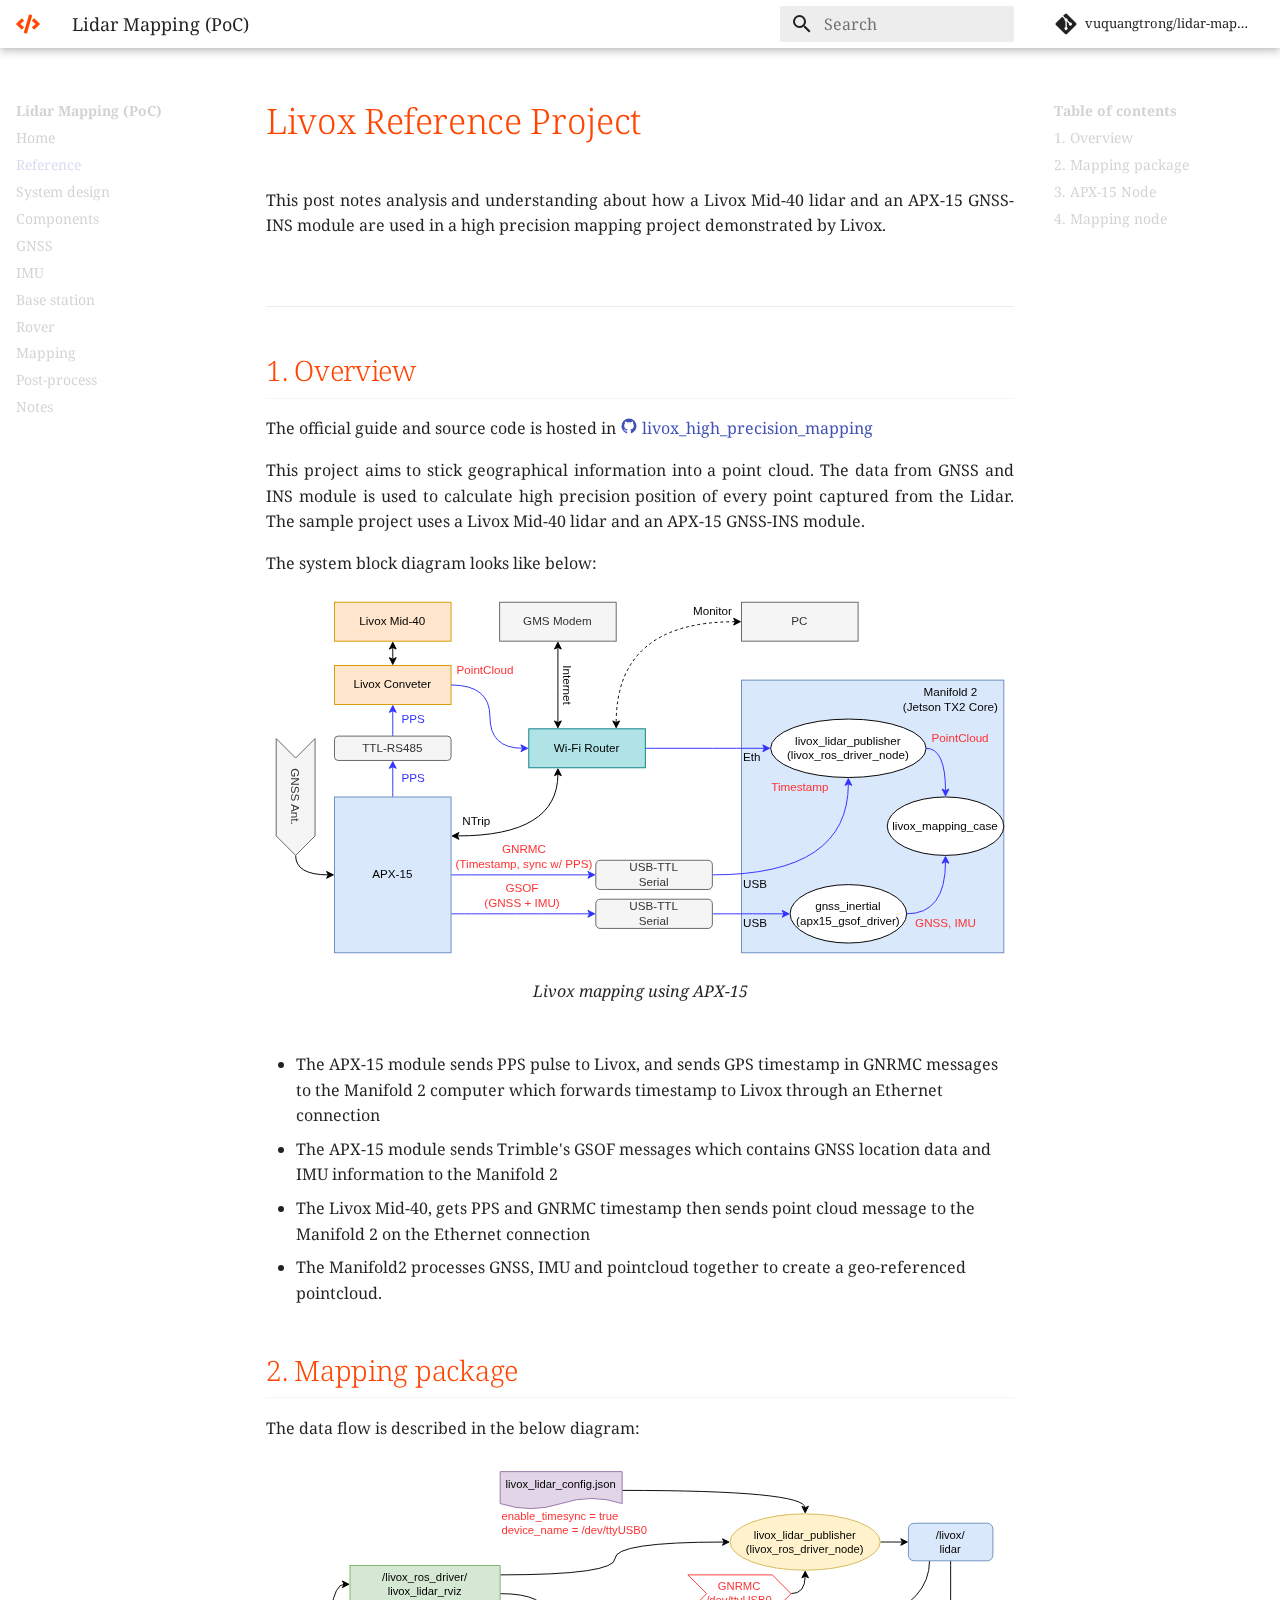
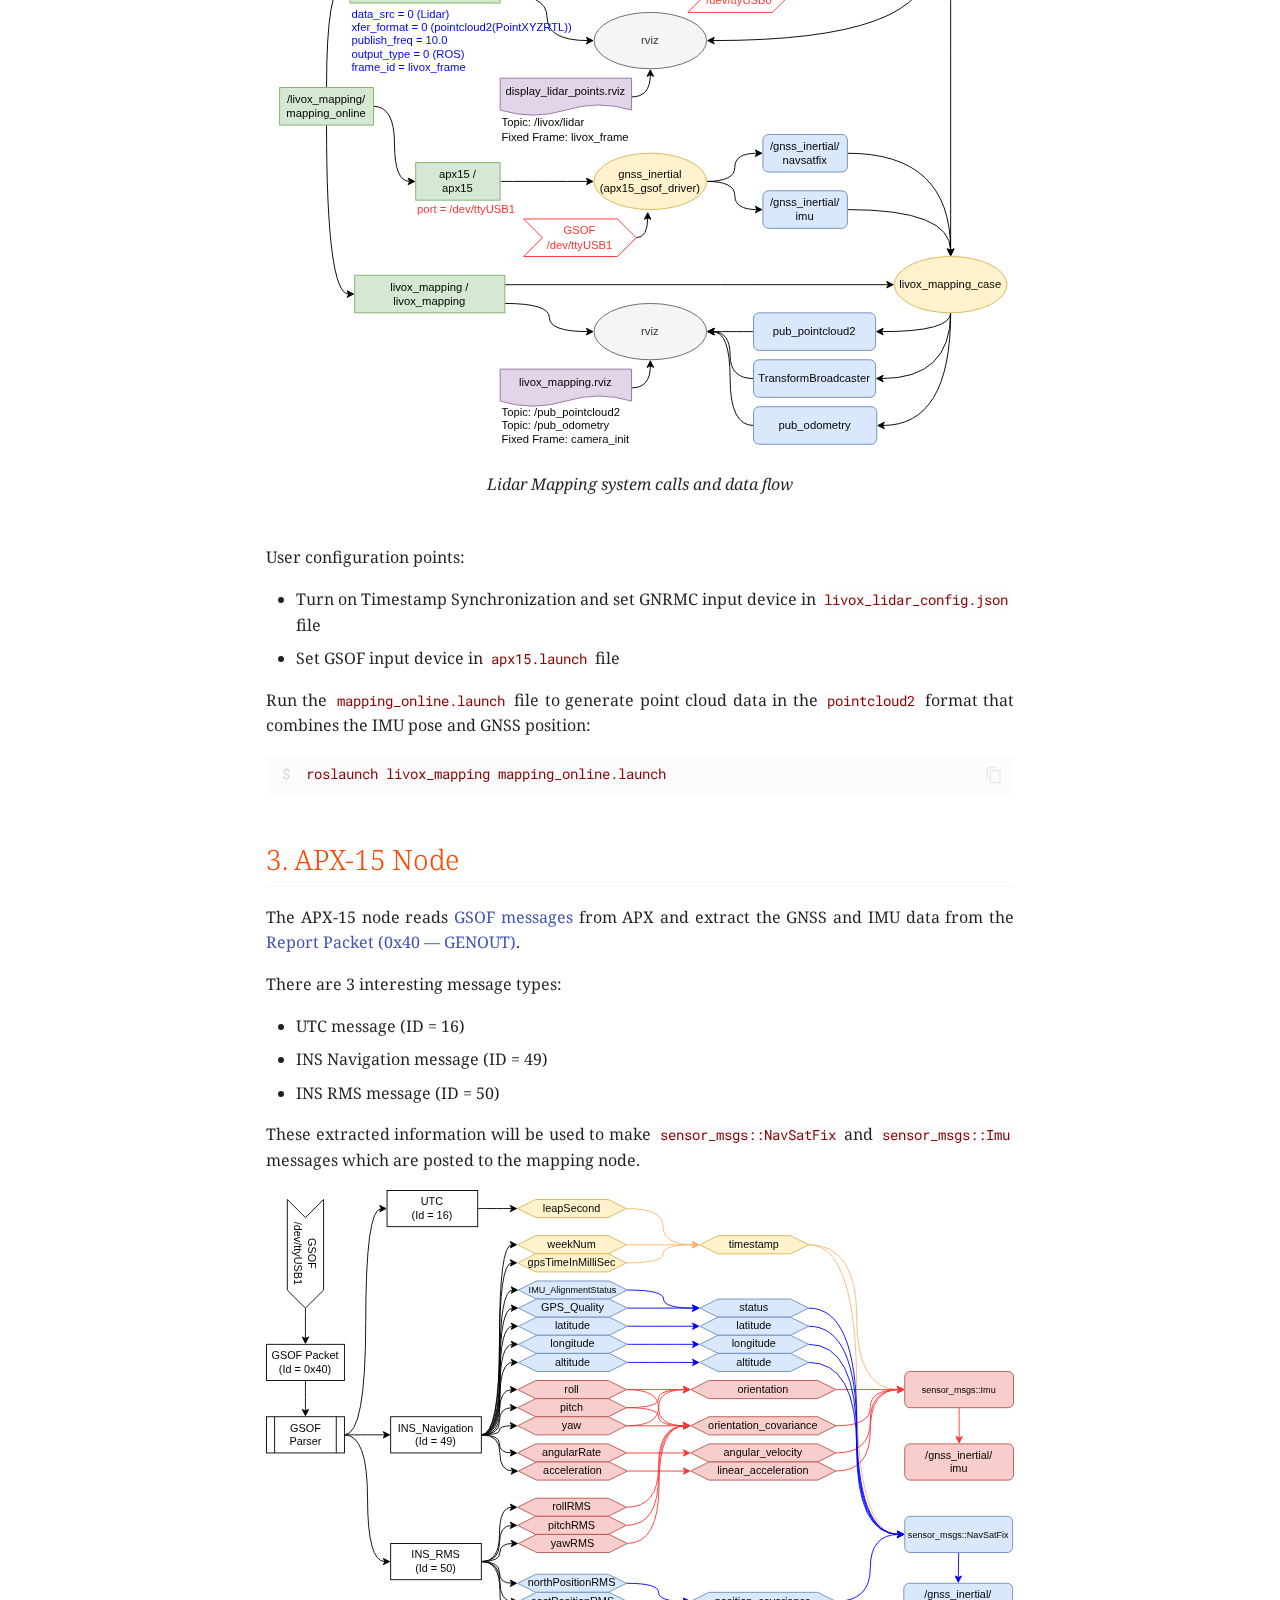
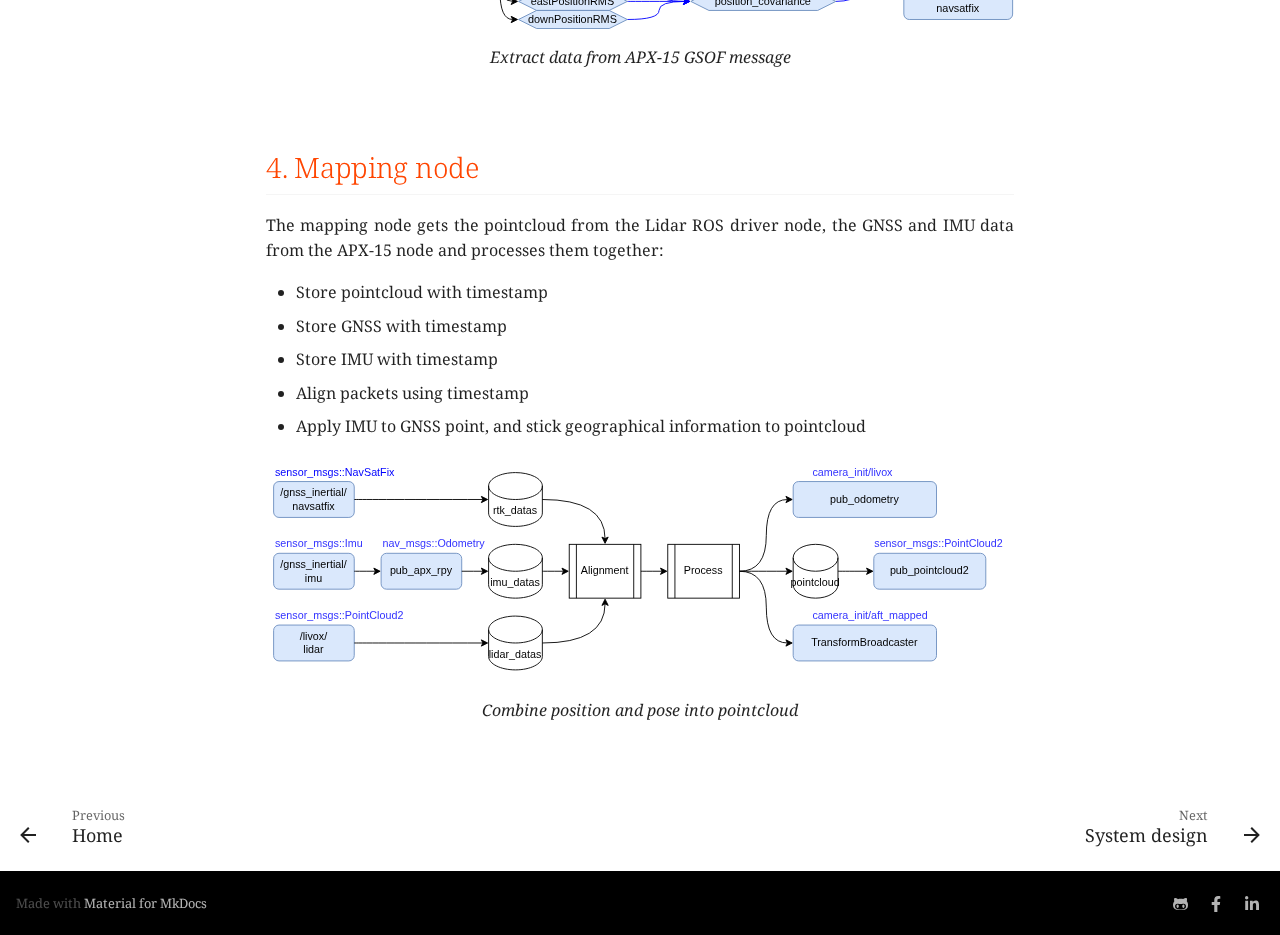
<file: docs/reference/index.html>
<!doctype html>
<html lang="en" class="no-js">
  <head>
    
      <meta charset="utf-8">
      <meta name="viewport" content="width=device-width,initial-scale=1">
      
        <meta name="description" content="This post notes analysis and understanding about how a Livox Mid-40 lidar and an APX-15 GNSS-INS module are used in a high precision mapping project demonstrated by Livox.">
      
      
      
        <meta name="author" content="vqtrong">
      
      
        <link rel="canonical" href="https://www.codeinsideout.com/lidar-mapping-poc/reference/">
      
      <link rel="icon" href="../favicon.png">
      <meta name="generator" content="mkdocs-1.2.3, mkdocs-material-7.3.4">
    
    
      
        <title>Reference - Lidar Mapping (PoC)</title>
      
    
    
      <link rel="stylesheet" href="../assets/stylesheets/main.db9e7362.min.css">
      
        
        <link rel="stylesheet" href="../assets/stylesheets/palette.3f5d1f46.min.css">
        
          
          
          <meta name="theme-color" content="#ffffff">
        
      
    
    
    
      
        
        <link rel="preconnect" href="https://fonts.gstatic.com" crossorigin>
        <link rel="stylesheet" href="https://fonts.googleapis.com/css?family=Noto+Serif:300,400,400i,700%7CRoboto+Mono&display=fallback">
        <style>:root{--md-text-font-family:"Noto Serif";--md-code-font-family:"Roboto Mono"}</style>
      
    
    
    
      <link rel="stylesheet" href="../assets/view-bigimg.css">
    
      <link rel="stylesheet" href="../assets/extra.css">
    
    
      


    
    
  </head>
  
  
    
    
    
    
    
    <body dir="ltr" data-md-color-scheme="" data-md-color-primary="white" data-md-color-accent="deep-orange">
  
    
    <script>function __prefix(e){return new URL("..",location).pathname+"."+e}function __get(e,t=localStorage){return JSON.parse(t.getItem(__prefix(e)))}</script>
    
    <input class="md-toggle" data-md-toggle="drawer" type="checkbox" id="__drawer" autocomplete="off">
    <input class="md-toggle" data-md-toggle="search" type="checkbox" id="__search" autocomplete="off">
    <label class="md-overlay" for="__drawer"></label>
    <div data-md-component="skip">
      
        
        <a href="#1-overview" class="md-skip">
          Skip to content
        </a>
      
    </div>
    <div data-md-component="announce">
      
    </div>
    
      

<header class="md-header" data-md-component="header">
  <nav class="md-header__inner md-grid" aria-label="Header">
    <a href=".." title="Lidar Mapping (PoC)" class="md-header__button md-logo" aria-label="Lidar Mapping (PoC)" data-md-component="logo">
      
  
  <svg xmlns="http://www.w3.org/2000/svg" viewBox="0 0 640 512"><path d="m278.9 511.5-61-17.7c-6.4-1.8-10-8.5-8.2-14.9L346.2 8.7c1.8-6.4 8.5-10 14.9-8.2l61 17.7c6.4 1.8 10 8.5 8.2 14.9L293.8 503.3c-1.9 6.4-8.5 10.1-14.9 8.2zm-114-112.2 43.5-46.4c4.6-4.9 4.3-12.7-.8-17.2L117 256l90.6-79.7c5.1-4.5 5.5-12.3.8-17.2l-43.5-46.4c-4.5-4.8-12.1-5.1-17-.5L3.8 247.2c-5.1 4.7-5.1 12.8 0 17.5l144.1 135.1c4.9 4.6 12.5 4.4 17-.5zm327.2.6 144.1-135.1c5.1-4.7 5.1-12.8 0-17.5L492.1 112.1c-4.8-4.5-12.4-4.3-17 .5L431.6 159c-4.6 4.9-4.3 12.7.8 17.2L523 256l-90.6 79.7c-5.1 4.5-5.5 12.3-.8 17.2l43.5 46.4c4.5 4.9 12.1 5.1 17 .6z"/></svg>

    </a>
    <label class="md-header__button md-icon" for="__drawer">
      <svg xmlns="http://www.w3.org/2000/svg" viewBox="0 0 24 24"><path d="M3 6h18v2H3V6m0 5h18v2H3v-2m0 5h18v2H3v-2z"/></svg>
    </label>
    <div class="md-header__title" data-md-component="header-title">
      <div class="md-header__ellipsis">
        <div class="md-header__topic">
          <span class="md-ellipsis">
            Lidar Mapping (PoC)
          </span>
        </div>
        <div class="md-header__topic" data-md-component="header-topic">
          <span class="md-ellipsis">
            
              Reference
            
          </span>
        </div>
      </div>
    </div>
    
    
    
      <label class="md-header__button md-icon" for="__search">
        <svg xmlns="http://www.w3.org/2000/svg" viewBox="0 0 24 24"><path d="M9.5 3A6.5 6.5 0 0 1 16 9.5c0 1.61-.59 3.09-1.56 4.23l.27.27h.79l5 5-1.5 1.5-5-5v-.79l-.27-.27A6.516 6.516 0 0 1 9.5 16 6.5 6.5 0 0 1 3 9.5 6.5 6.5 0 0 1 9.5 3m0 2C7 5 5 7 5 9.5S7 14 9.5 14 14 12 14 9.5 12 5 9.5 5z"/></svg>
      </label>
      
<div class="md-search" data-md-component="search" role="dialog">
  <label class="md-search__overlay" for="__search"></label>
  <div class="md-search__inner" role="search">
    <form class="md-search__form" name="search">
      <input type="text" class="md-search__input" name="query" aria-label="Search" placeholder="Search" autocapitalize="off" autocorrect="off" autocomplete="off" spellcheck="false" data-md-component="search-query" required>
      <label class="md-search__icon md-icon" for="__search">
        <svg xmlns="http://www.w3.org/2000/svg" viewBox="0 0 24 24"><path d="M9.5 3A6.5 6.5 0 0 1 16 9.5c0 1.61-.59 3.09-1.56 4.23l.27.27h.79l5 5-1.5 1.5-5-5v-.79l-.27-.27A6.516 6.516 0 0 1 9.5 16 6.5 6.5 0 0 1 3 9.5 6.5 6.5 0 0 1 9.5 3m0 2C7 5 5 7 5 9.5S7 14 9.5 14 14 12 14 9.5 12 5 9.5 5z"/></svg>
        <svg xmlns="http://www.w3.org/2000/svg" viewBox="0 0 24 24"><path d="M20 11v2H8l5.5 5.5-1.42 1.42L4.16 12l7.92-7.92L13.5 5.5 8 11h12z"/></svg>
      </label>
      <nav class="md-search__options" aria-label="Search">
        
          <a href="javascript:void(0)" class="md-search__icon md-icon" aria-label="Share" data-clipboard data-clipboard-text="" data-md-component="search-share" tabindex="-1">
            <svg xmlns="http://www.w3.org/2000/svg" viewBox="0 0 24 24"><path d="M18 16.08c-.76 0-1.44.3-1.96.77L8.91 12.7c.05-.23.09-.46.09-.7 0-.24-.04-.47-.09-.7l7.05-4.11c.54.5 1.25.81 2.04.81a3 3 0 0 0 3-3 3 3 0 0 0-3-3 3 3 0 0 0-3 3c0 .24.04.47.09.7L8.04 9.81C7.5 9.31 6.79 9 6 9a3 3 0 0 0-3 3 3 3 0 0 0 3 3c.79 0 1.5-.31 2.04-.81l7.12 4.15c-.05.21-.08.43-.08.66 0 1.61 1.31 2.91 2.92 2.91 1.61 0 2.92-1.3 2.92-2.91A2.92 2.92 0 0 0 18 16.08z"/></svg>
          </a>
        
        <button type="reset" class="md-search__icon md-icon" aria-label="Clear" tabindex="-1">
          <svg xmlns="http://www.w3.org/2000/svg" viewBox="0 0 24 24"><path d="M19 6.41 17.59 5 12 10.59 6.41 5 5 6.41 10.59 12 5 17.59 6.41 19 12 13.41 17.59 19 19 17.59 13.41 12 19 6.41z"/></svg>
        </button>
      </nav>
      
        <div class="md-search__suggest" data-md-component="search-suggest"></div>
      
    </form>
    <div class="md-search__output">
      <div class="md-search__scrollwrap" data-md-scrollfix>
        <div class="md-search-result" data-md-component="search-result">
          <div class="md-search-result__meta">
            Initializing search
          </div>
          <ol class="md-search-result__list"></ol>
        </div>
      </div>
    </div>
  </div>
</div>
    
    
      <div class="md-header__source">
        
<a href="https://github.com/vuquangtrong/lidar-mapping-poc/" title="Go to repository" class="md-source" data-md-component="source">
  <div class="md-source__icon md-icon">
    
    <svg xmlns="http://www.w3.org/2000/svg" viewBox="0 0 448 512"><path d="M439.55 236.05 244 40.45a28.87 28.87 0 0 0-40.81 0l-40.66 40.63 51.52 51.52c27.06-9.14 52.68 16.77 43.39 43.68l49.66 49.66c34.23-11.8 61.18 31 35.47 56.69-26.49 26.49-70.21-2.87-56-37.34L240.22 199v121.85c25.3 12.54 22.26 41.85 9.08 55a34.34 34.34 0 0 1-48.55 0c-17.57-17.6-11.07-46.91 11.25-56v-123c-20.8-8.51-24.6-30.74-18.64-45L142.57 101 8.45 235.14a28.86 28.86 0 0 0 0 40.81l195.61 195.6a28.86 28.86 0 0 0 40.8 0l194.69-194.69a28.86 28.86 0 0 0 0-40.81z"/></svg>
  </div>
  <div class="md-source__repository">
    vuquangtrong/lidar-mapping-poc
  </div>
</a>
      </div>
    
  </nav>
  
</header>
    
    <div class="md-container" data-md-component="container">
      
      
        
          
        
      
      <main class="md-main" data-md-component="main">
        <div class="md-main__inner md-grid">
          
            
              
              <div class="md-sidebar md-sidebar--primary" data-md-component="sidebar" data-md-type="navigation" >
                <div class="md-sidebar__scrollwrap">
                  <div class="md-sidebar__inner">
                    


<nav class="md-nav md-nav--primary" aria-label="Navigation" data-md-level="0">
  <label class="md-nav__title" for="__drawer">
    <a href=".." title="Lidar Mapping (PoC)" class="md-nav__button md-logo" aria-label="Lidar Mapping (PoC)" data-md-component="logo">
      
  
  <svg xmlns="http://www.w3.org/2000/svg" viewBox="0 0 640 512"><path d="m278.9 511.5-61-17.7c-6.4-1.8-10-8.5-8.2-14.9L346.2 8.7c1.8-6.4 8.5-10 14.9-8.2l61 17.7c6.4 1.8 10 8.5 8.2 14.9L293.8 503.3c-1.9 6.4-8.5 10.1-14.9 8.2zm-114-112.2 43.5-46.4c4.6-4.9 4.3-12.7-.8-17.2L117 256l90.6-79.7c5.1-4.5 5.5-12.3.8-17.2l-43.5-46.4c-4.5-4.8-12.1-5.1-17-.5L3.8 247.2c-5.1 4.7-5.1 12.8 0 17.5l144.1 135.1c4.9 4.6 12.5 4.4 17-.5zm327.2.6 144.1-135.1c5.1-4.7 5.1-12.8 0-17.5L492.1 112.1c-4.8-4.5-12.4-4.3-17 .5L431.6 159c-4.6 4.9-4.3 12.7.8 17.2L523 256l-90.6 79.7c-5.1 4.5-5.5 12.3-.8 17.2l43.5 46.4c4.5 4.9 12.1 5.1 17 .6z"/></svg>

    </a>
    Lidar Mapping (PoC)
  </label>
  
    <div class="md-nav__source">
      
<a href="https://github.com/vuquangtrong/lidar-mapping-poc/" title="Go to repository" class="md-source" data-md-component="source">
  <div class="md-source__icon md-icon">
    
    <svg xmlns="http://www.w3.org/2000/svg" viewBox="0 0 448 512"><path d="M439.55 236.05 244 40.45a28.87 28.87 0 0 0-40.81 0l-40.66 40.63 51.52 51.52c27.06-9.14 52.68 16.77 43.39 43.68l49.66 49.66c34.23-11.8 61.18 31 35.47 56.69-26.49 26.49-70.21-2.87-56-37.34L240.22 199v121.85c25.3 12.54 22.26 41.85 9.08 55a34.34 34.34 0 0 1-48.55 0c-17.57-17.6-11.07-46.91 11.25-56v-123c-20.8-8.51-24.6-30.74-18.64-45L142.57 101 8.45 235.14a28.86 28.86 0 0 0 0 40.81l195.61 195.6a28.86 28.86 0 0 0 40.8 0l194.69-194.69a28.86 28.86 0 0 0 0-40.81z"/></svg>
  </div>
  <div class="md-source__repository">
    vuquangtrong/lidar-mapping-poc
  </div>
</a>
    </div>
  
  <ul class="md-nav__list" data-md-scrollfix>
    
      
      
      

  
  
  
    <li class="md-nav__item">
      <a href=".." class="md-nav__link">
        Home
      </a>
    </li>
  

    
      
      
      

  
  
    
  
  
    <li class="md-nav__item md-nav__item--active">
      
      <input class="md-nav__toggle md-toggle" data-md-toggle="toc" type="checkbox" id="__toc">
      
      
      
        <label class="md-nav__link md-nav__link--active" for="__toc">
          Reference
          <span class="md-nav__icon md-icon"></span>
        </label>
      
      <a href="./" class="md-nav__link md-nav__link--active">
        Reference
      </a>
      
        
<nav class="md-nav md-nav--secondary" aria-label="Table of contents">
  
  
  
  
    <label class="md-nav__title" for="__toc">
      <span class="md-nav__icon md-icon"></span>
      Table of contents
    </label>
    <ul class="md-nav__list" data-md-component="toc" data-md-scrollfix>
      
        <li class="md-nav__item">
  <a href="#1-overview" class="md-nav__link">
    1. Overview
  </a>
  
</li>
      
        <li class="md-nav__item">
  <a href="#2-mapping-package" class="md-nav__link">
    2. Mapping package
  </a>
  
</li>
      
        <li class="md-nav__item">
  <a href="#3-apx-15-node" class="md-nav__link">
    3. APX-15 Node
  </a>
  
</li>
      
        <li class="md-nav__item">
  <a href="#4-mapping-node" class="md-nav__link">
    4. Mapping node
  </a>
  
</li>
      
    </ul>
  
</nav>
      
    </li>
  

    
      
      
      

  
  
  
    <li class="md-nav__item">
      <a href="../design/" class="md-nav__link">
        System design
      </a>
    </li>
  

    
      
      
      

  
  
  
    <li class="md-nav__item">
      <a href="../components/" class="md-nav__link">
        Components
      </a>
    </li>
  

    
      
      
      

  
  
  
    <li class="md-nav__item">
      <a href="../gnss/" class="md-nav__link">
        GNSS
      </a>
    </li>
  

    
      
      
      

  
  
  
    <li class="md-nav__item">
      <a href="../imu/" class="md-nav__link">
        IMU
      </a>
    </li>
  

    
      
      
      

  
  
  
    <li class="md-nav__item">
      <a href="../base/" class="md-nav__link">
        Base station
      </a>
    </li>
  

    
      
      
      

  
  
  
    <li class="md-nav__item">
      <a href="../rover/" class="md-nav__link">
        Rover
      </a>
    </li>
  

    
      
      
      

  
  
  
    <li class="md-nav__item">
      <a href="../mapping/" class="md-nav__link">
        Mapping
      </a>
    </li>
  

    
      
      
      

  
  
  
    <li class="md-nav__item">
      <a href="../post-process/" class="md-nav__link">
        Post-process
      </a>
    </li>
  

    
      
      
      

  
  
  
    <li class="md-nav__item">
      <a href="../notes/" class="md-nav__link">
        Notes
      </a>
    </li>
  

    
  </ul>
</nav>
                  </div>
                </div>
              </div>
            
            
              
              <div class="md-sidebar md-sidebar--secondary" data-md-component="sidebar" data-md-type="toc" >
                <div class="md-sidebar__scrollwrap">
                  <div class="md-sidebar__inner">
                    
<nav class="md-nav md-nav--secondary" aria-label="Table of contents">
  
  
  
  
    <label class="md-nav__title" for="__toc">
      <span class="md-nav__icon md-icon"></span>
      Table of contents
    </label>
    <ul class="md-nav__list" data-md-component="toc" data-md-scrollfix>
      
        <li class="md-nav__item">
  <a href="#1-overview" class="md-nav__link">
    1. Overview
  </a>
  
</li>
      
        <li class="md-nav__item">
  <a href="#2-mapping-package" class="md-nav__link">
    2. Mapping package
  </a>
  
</li>
      
        <li class="md-nav__item">
  <a href="#3-apx-15-node" class="md-nav__link">
    3. APX-15 Node
  </a>
  
</li>
      
        <li class="md-nav__item">
  <a href="#4-mapping-node" class="md-nav__link">
    4. Mapping node
  </a>
  
</li>
      
    </ul>
  
</nav>
                  </div>
                </div>
              </div>
            
          
          <div class="md-content" data-md-component="content">
            <article class="md-content__inner md-typeset">
              
    
        <h1 class="page-title">Livox Reference Project</h1>
        <p class="page-description">This post notes analysis and understanding about how a Livox Mid-40 lidar and an APX-15 GNSS-INS module are used in a high precision mapping project demonstrated by Livox.</p>
        <br>
        <hr>
        <h2 id="1-overview">1. Overview<a class="headerlink" href="#1-overview" title="Permanent link">⚓︎</a></h2>
<p>The official guide and source code is hosted in <a href="https://github.com/Livox-SDK/livox_high_precision_mapping"><span class="twemoji"><svg xmlns="http://www.w3.org/2000/svg" viewBox="0 0 24 24"><path d="M12 2A10 10 0 0 0 2 12c0 4.42 2.87 8.17 6.84 9.5.5.08.66-.23.66-.5v-1.69c-2.77.6-3.36-1.34-3.36-1.34-.46-1.16-1.11-1.47-1.11-1.47-.91-.62.07-.6.07-.6 1 .07 1.53 1.03 1.53 1.03.87 1.52 2.34 1.07 2.91.83.09-.65.35-1.09.63-1.34-2.22-.25-4.55-1.11-4.55-4.92 0-1.11.38-2 1.03-2.71-.1-.25-.45-1.29.1-2.64 0 0 .84-.27 2.75 1.02.79-.22 1.65-.33 2.5-.33.85 0 1.71.11 2.5.33 1.91-1.29 2.75-1.02 2.75-1.02.55 1.35.2 2.39.1 2.64.65.71 1.03 1.6 1.03 2.71 0 3.82-2.34 4.66-4.57 4.91.36.31.69.92.69 1.85V21c0 .27.16.59.67.5C19.14 20.16 22 16.42 22 12A10 10 0 0 0 12 2z"/></svg></span> livox_high_precision_mapping</a></p>
<p>This project aims to stick geographical information into a point cloud. The data from GNSS and INS module is used to calculate high precision position of every point captured from the Lidar. The sample project uses a Livox Mid-40 lidar and an APX-15 GNSS-INS module.</p>
<p>The system block diagram looks like below:</p>
<p>
<figure><img src="livox_mapping_apx15_overview.drawio.svg" /><figcaption>Livox mapping using APX-15</figcaption>
</figure>
</p>
<ul>
<li>The APX-15 module sends PPS pulse to Livox, and sends GPS timestamp in GNRMC messages to the Manifold 2 computer which forwards timestamp to Livox through an Ethernet connection</li>
<li>The APX-15 module sends Trimble's GSOF messages which contains GNSS location data and IMU information to the Manifold 2</li>
<li>The Livox Mid-40, gets PPS and GNRMC timestamp then sends point cloud message to the Manifold 2 on the Ethernet connection</li>
<li>The Manifold2 processes GNSS, IMU and pointcloud together to create a geo-referenced pointcloud.</li>
</ul>
<h2 id="2-mapping-package">2. Mapping package<a class="headerlink" href="#2-mapping-package" title="Permanent link">⚓︎</a></h2>
<!--
Install and build:

::: terminal

<div class="highlight"><pre><span></span><code><span class="linenos" data-linenos="1 "></span><span class="nb">cd</span> ws_livox/src <span class="o">&amp;&amp;</span> <span class="se">\</span>
<span class="linenos" data-linenos="2 "></span>git clone https://github.com/Livox-SDK/livox_high_precision_mapping.git <span class="o">&amp;&amp;</span> <span class="se">\</span>
<span class="linenos" data-linenos="3 "></span><span class="nb">cd</span> ws_livox <span class="o">&amp;&amp;</span> <span class="se">\</span>
<span class="linenos" data-linenos="4 "></span>catkin_make <span class="o">&amp;&amp;</span> <span class="se">\</span>
<span class="linenos" data-linenos="5 "></span><span class="nb">source</span> ./devel/setup.sh
</code></pre></div>
-->

<p>The data flow is described in the below diagram:</p>
<p>
<figure><img src="livox_mapping_apx15_launch.drawio.svg" /><figcaption>Lidar Mapping system calls and data flow</figcaption>
</figure>
</p>
<p>User configuration points:</p>
<ul>
<li>Turn on Timestamp Synchronization and set GNRMC input device in <code>livox_lidar_config.json</code> file</li>
<li>Set GSOF input device in <code>apx15.launch</code> file</li>
</ul>
<p>Run the <code>mapping_online.launch</code> file to generate point cloud data in the <code>pointcloud2</code> format that combines the IMU pose and GNSS position:</p>
<div class="terminal"></div>
<div class="highlight"><pre><span></span><code><span class="linenos" data-linenos="1 "></span>roslaunch livox_mapping mapping_online.launch
</code></pre></div>
<h2 id="3-apx-15-node">3. APX-15 Node<a class="headerlink" href="#3-apx-15-node" title="Permanent link">⚓︎</a></h2>
<p>The APX-15 node reads <a href="https://www.trimble.com/OEM_ReceiverHelp/v4.85/en/Default.html#GSOFmessages_Overview.html">GSOF messages</a> from APX and extract the GNSS and IMU data from the <a href="https://www.trimble.com/OEM_ReceiverHelp/v4.85/en/GSOFmessages_GSOF.html">Report Packet (0x40 — GENOUT)</a>.</p>
<p>There are 3 interesting message types:</p>
<ul>
<li>UTC message (ID = 16)</li>
<li>INS Navigation message (ID = 49)</li>
<li>INS RMS message (ID = 50)</li>
</ul>
<p>These extracted information will be used to make <code>sensor_msgs::NavSatFix</code> and <code>sensor_msgs::Imu</code> messages which are posted to the mapping node.</p>
<p>
<figure><img src="livox_mapping_apx15_gnss_imu.drawio.svg" /><figcaption>Extract data from APX-15 GSOF message</figcaption>
</figure>
</p>
<h2 id="4-mapping-node">4. Mapping node<a class="headerlink" href="#4-mapping-node" title="Permanent link">⚓︎</a></h2>
<p>The mapping node gets the pointcloud from the Lidar ROS driver node, the GNSS and IMU data from the APX-15 node and processes them together:</p>
<ul>
<li>Store pointcloud with timestamp</li>
<li>Store GNSS with timestamp</li>
<li>Store IMU with timestamp</li>
<li>Align packets using timestamp</li>
<li>Apply IMU to GNSS point, and stick geographical information to pointcloud</li>
</ul>
<p>
<figure><img src="livox_mapping_apx15_mapping_node_data_flow.drawio.svg" /><figcaption>Combine position and pose into pointcloud</figcaption>
</figure>
</p>
    

              
                


              
            </article>
          </div>
        </div>
        
          <a href="#" class="md-top md-icon" data-md-component="top" data-md-state="hidden">
            <svg xmlns="http://www.w3.org/2000/svg" viewBox="0 0 24 24"><path d="M13 20h-2V8l-5.5 5.5-1.42-1.42L12 4.16l7.92 7.92-1.42 1.42L13 8v12z"/></svg>
            Back to top
          </a>
        
      </main>
      
        
<footer class="md-footer">
  
    <nav class="md-footer__inner md-grid" aria-label="Footer">
      
        
        <a href=".." class="md-footer__link md-footer__link--prev" aria-label="Previous: Home" rel="prev">
          <div class="md-footer__button md-icon">
            <svg xmlns="http://www.w3.org/2000/svg" viewBox="0 0 24 24"><path d="M20 11v2H8l5.5 5.5-1.42 1.42L4.16 12l7.92-7.92L13.5 5.5 8 11h12z"/></svg>
          </div>
          <div class="md-footer__title">
            <div class="md-ellipsis">
              <span class="md-footer__direction">
                Previous
              </span>
              Home
            </div>
          </div>
        </a>
      
      
        
        <a href="../design/" class="md-footer__link md-footer__link--next" aria-label="Next: System design" rel="next">
          <div class="md-footer__title">
            <div class="md-ellipsis">
              <span class="md-footer__direction">
                Next
              </span>
              System design
            </div>
          </div>
          <div class="md-footer__button md-icon">
            <svg xmlns="http://www.w3.org/2000/svg" viewBox="0 0 24 24"><path d="M4 11v2h12l-5.5 5.5 1.42 1.42L19.84 12l-7.92-7.92L10.5 5.5 16 11H4z"/></svg>
          </div>
        </a>
      
    </nav>
  
  <div class="md-footer-meta md-typeset">
    <div class="md-footer-meta__inner md-grid">
      <div class="md-footer-copyright">
        
        
          Made with
          <a href="https://squidfunk.github.io/mkdocs-material/" target="_blank" rel="noopener">
            Material for MkDocs
          </a>
        
        
      </div>
      
  <div class="md-footer-social">
    
      
      
      <a href="https://github.com/vuquangtrong" target="_blank" rel="noopener" title="vuquangtrong" class="md-footer-social__link">
        <svg xmlns="http://www.w3.org/2000/svg" viewBox="0 0 480 512"><path d="M186.1 328.7c0 20.9-10.9 55.1-36.7 55.1s-36.7-34.2-36.7-55.1 10.9-55.1 36.7-55.1 36.7 34.2 36.7 55.1zM480 278.2c0 31.9-3.2 65.7-17.5 95-37.9 76.6-142.1 74.8-216.7 74.8-75.8 0-186.2 2.7-225.6-74.8-14.6-29-20.2-63.1-20.2-95 0-41.9 13.9-81.5 41.5-113.6-5.2-15.8-7.7-32.4-7.7-48.8 0-21.5 4.9-32.3 14.6-51.8 45.3 0 74.3 9 108.8 36 29-6.9 58.8-10 88.7-10 27 0 54.2 2.9 80.4 9.2 34-26.7 63-35.2 107.8-35.2 9.8 19.5 14.6 30.3 14.6 51.8 0 16.4-2.6 32.7-7.7 48.2 27.5 32.4 39 72.3 39 114.2zm-64.3 50.5c0-43.9-26.7-82.6-73.5-82.6-18.9 0-37 3.4-56 6-14.9 2.3-29.8 3.2-45.1 3.2-15.2 0-30.1-.9-45.1-3.2-18.7-2.6-37-6-56-6-46.8 0-73.5 38.7-73.5 82.6 0 87.8 80.4 101.3 150.4 101.3h48.2c70.3 0 150.6-13.4 150.6-101.3zm-82.6-55.1c-25.8 0-36.7 34.2-36.7 55.1s10.9 55.1 36.7 55.1 36.7-34.2 36.7-55.1-10.9-55.1-36.7-55.1z"/></svg>
      </a>
    
      
      
      <a href="https://facebook.com/trongvq" target="_blank" rel="noopener" title="trongvq" class="md-footer-social__link">
        <svg xmlns="http://www.w3.org/2000/svg" viewBox="0 0 320 512"><path d="m279.14 288 14.22-92.66h-88.91v-60.13c0-25.35 12.42-50.06 52.24-50.06h40.42V6.26S260.43 0 225.36 0c-73.22 0-121.08 44.38-121.08 124.72v70.62H22.89V288h81.39v224h100.17V288z"/></svg>
      </a>
    
      
      
      <a href="https://www.linkedin.com/in/vqtrong" target="_blank" rel="noopener" title="vqtrong" class="md-footer-social__link">
        <svg xmlns="http://www.w3.org/2000/svg" viewBox="0 0 448 512"><path d="M100.28 448H7.4V148.9h92.88zM53.79 108.1C24.09 108.1 0 83.5 0 53.8a53.79 53.79 0 0 1 107.58 0c0 29.7-24.1 54.3-53.79 54.3zM447.9 448h-92.68V302.4c0-34.7-.7-79.2-48.29-79.2-48.29 0-55.69 37.7-55.69 76.7V448h-92.78V148.9h89.08v40.8h1.3c12.4-23.5 42.69-48.3 87.88-48.3 94 0 111.28 61.9 111.28 142.3V448z"/></svg>
      </a>
    
  </div>

    </div>
  </div>
</footer>
      
    </div>
    <div class="md-dialog" data-md-component="dialog">
      <div class="md-dialog__inner md-typeset"></div>
    </div>
    <script id="__config" type="application/json">{"base": "..", "features": ["navigation.top", "header.autohide", "search.suggest", "search.highlight", "search.share"], "translations": {"clipboard.copy": "Copy to clipboard", "clipboard.copied": "Copied to clipboard", "search.config.lang": "en", "search.config.pipeline": "trimmer, stopWordFilter", "search.config.separator": "[\\s\\-]+", "search.placeholder": "Search", "search.result.placeholder": "Type to start searching", "search.result.none": "No matching documents", "search.result.one": "1 matching document", "search.result.other": "# matching documents", "search.result.more.one": "1 more on this page", "search.result.more.other": "# more on this page", "search.result.term.missing": "Missing", "select.version.title": "Select version"}, "search": "../assets/javascripts/workers/search.8397ff9e.min.js", "version": null}</script>
    
    
      <script src="../assets/javascripts/bundle.1e84347e.min.js"></script>
      
        <script src="../assets/view-bigimg.js"></script>
      
        <script src="../assets/extra.js"></script>
      
    
  </body>
</html>
</file>
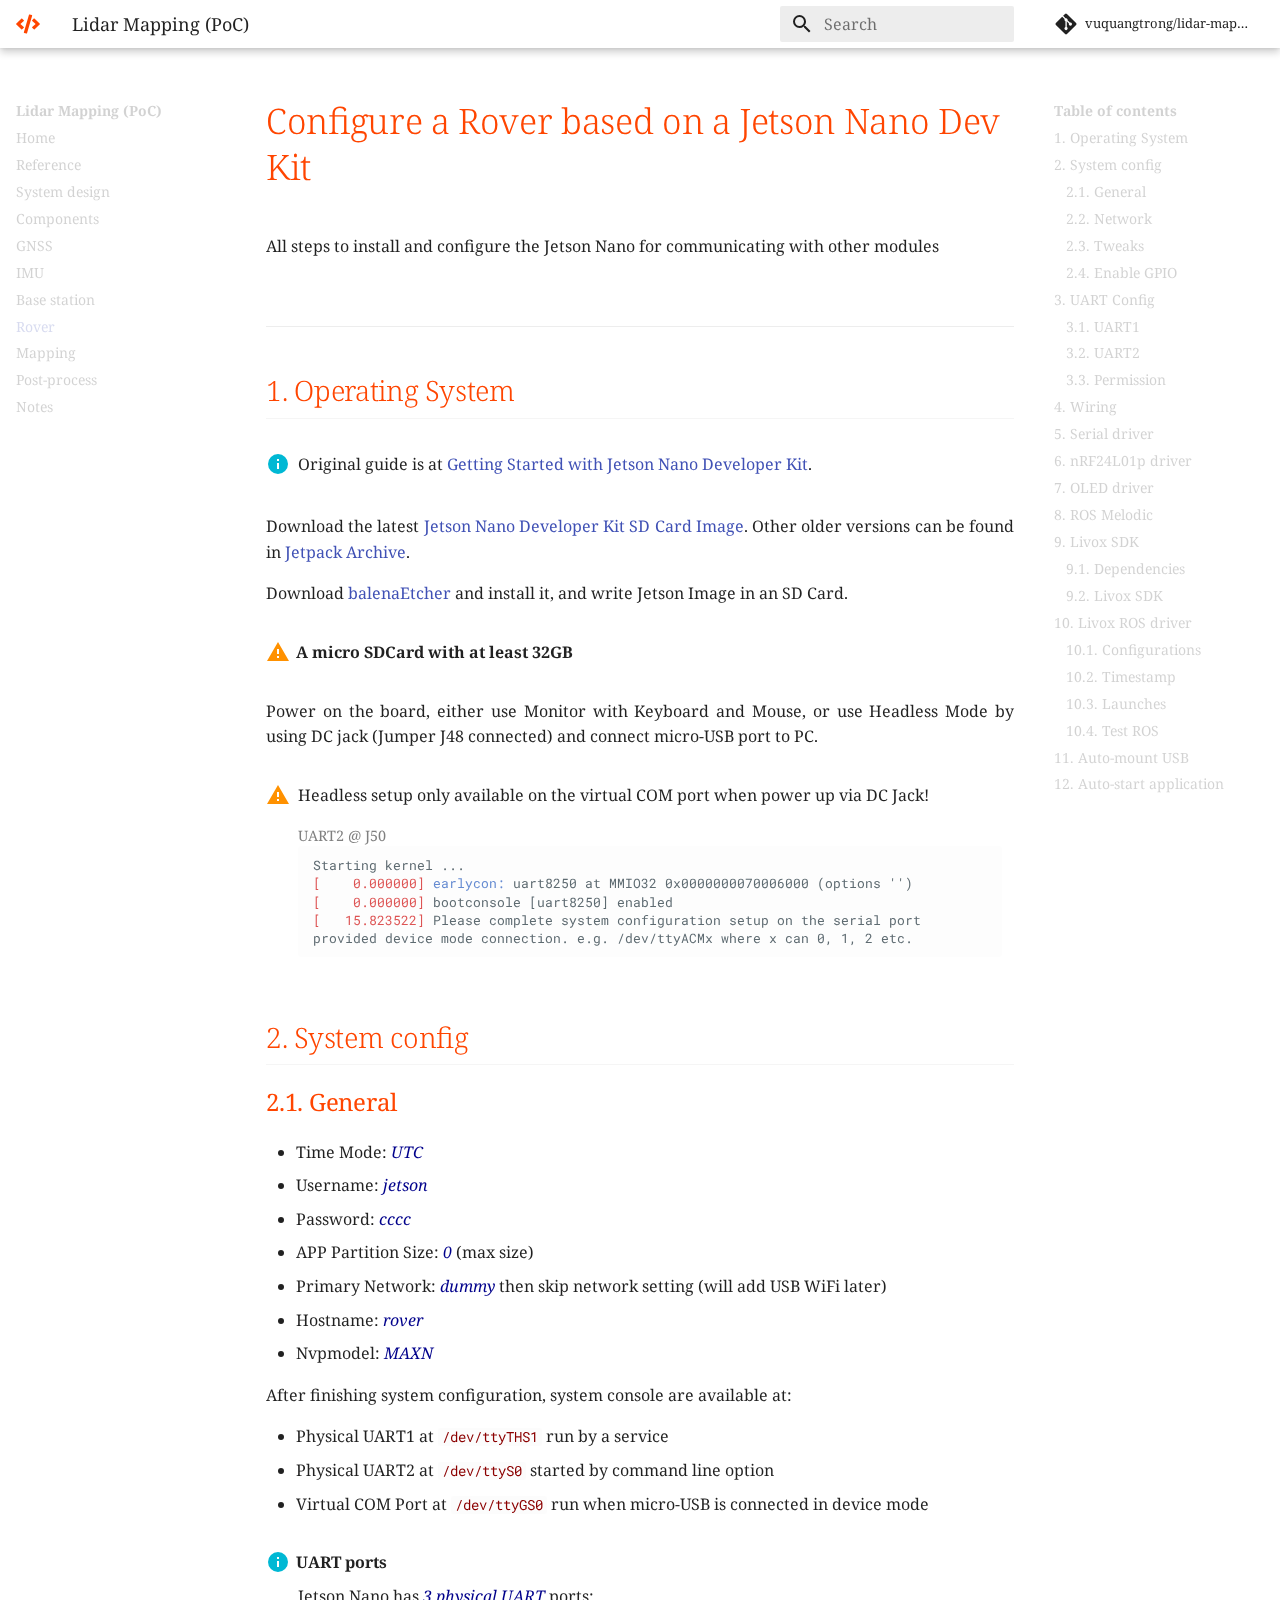
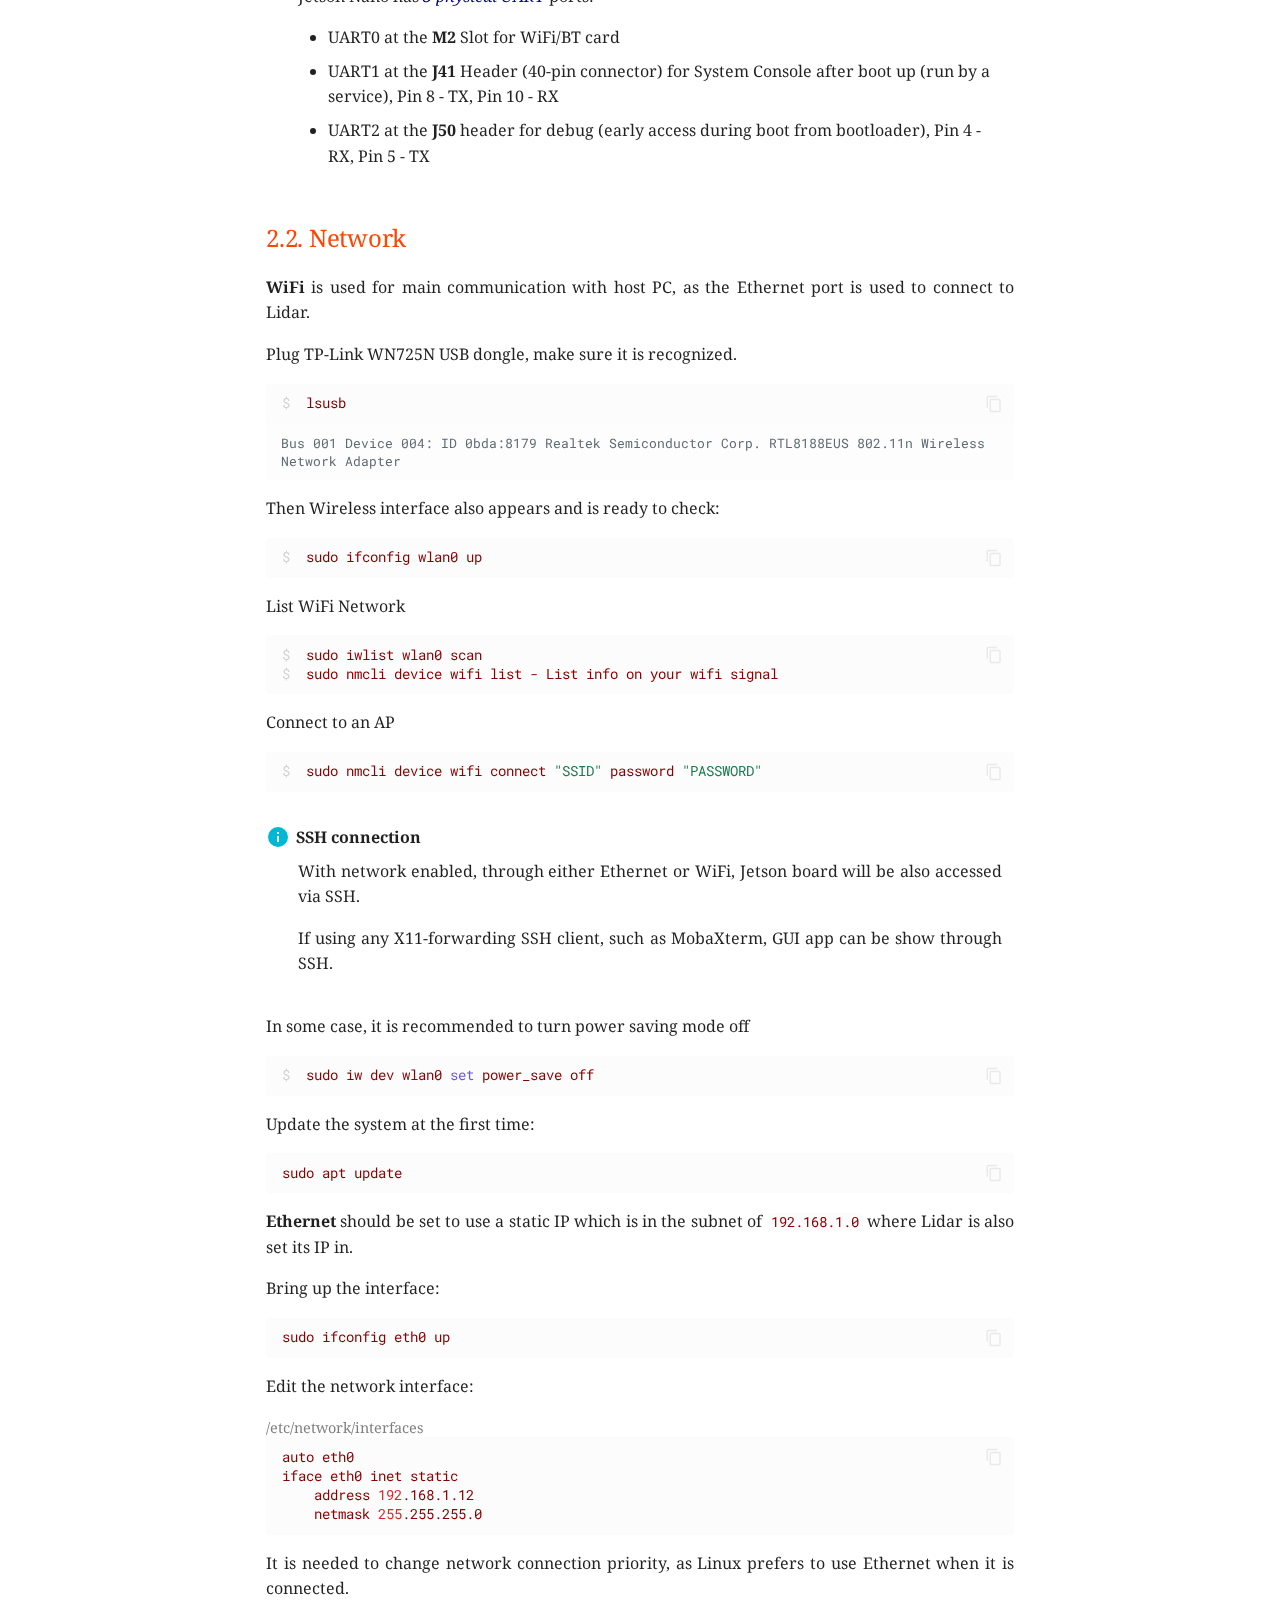
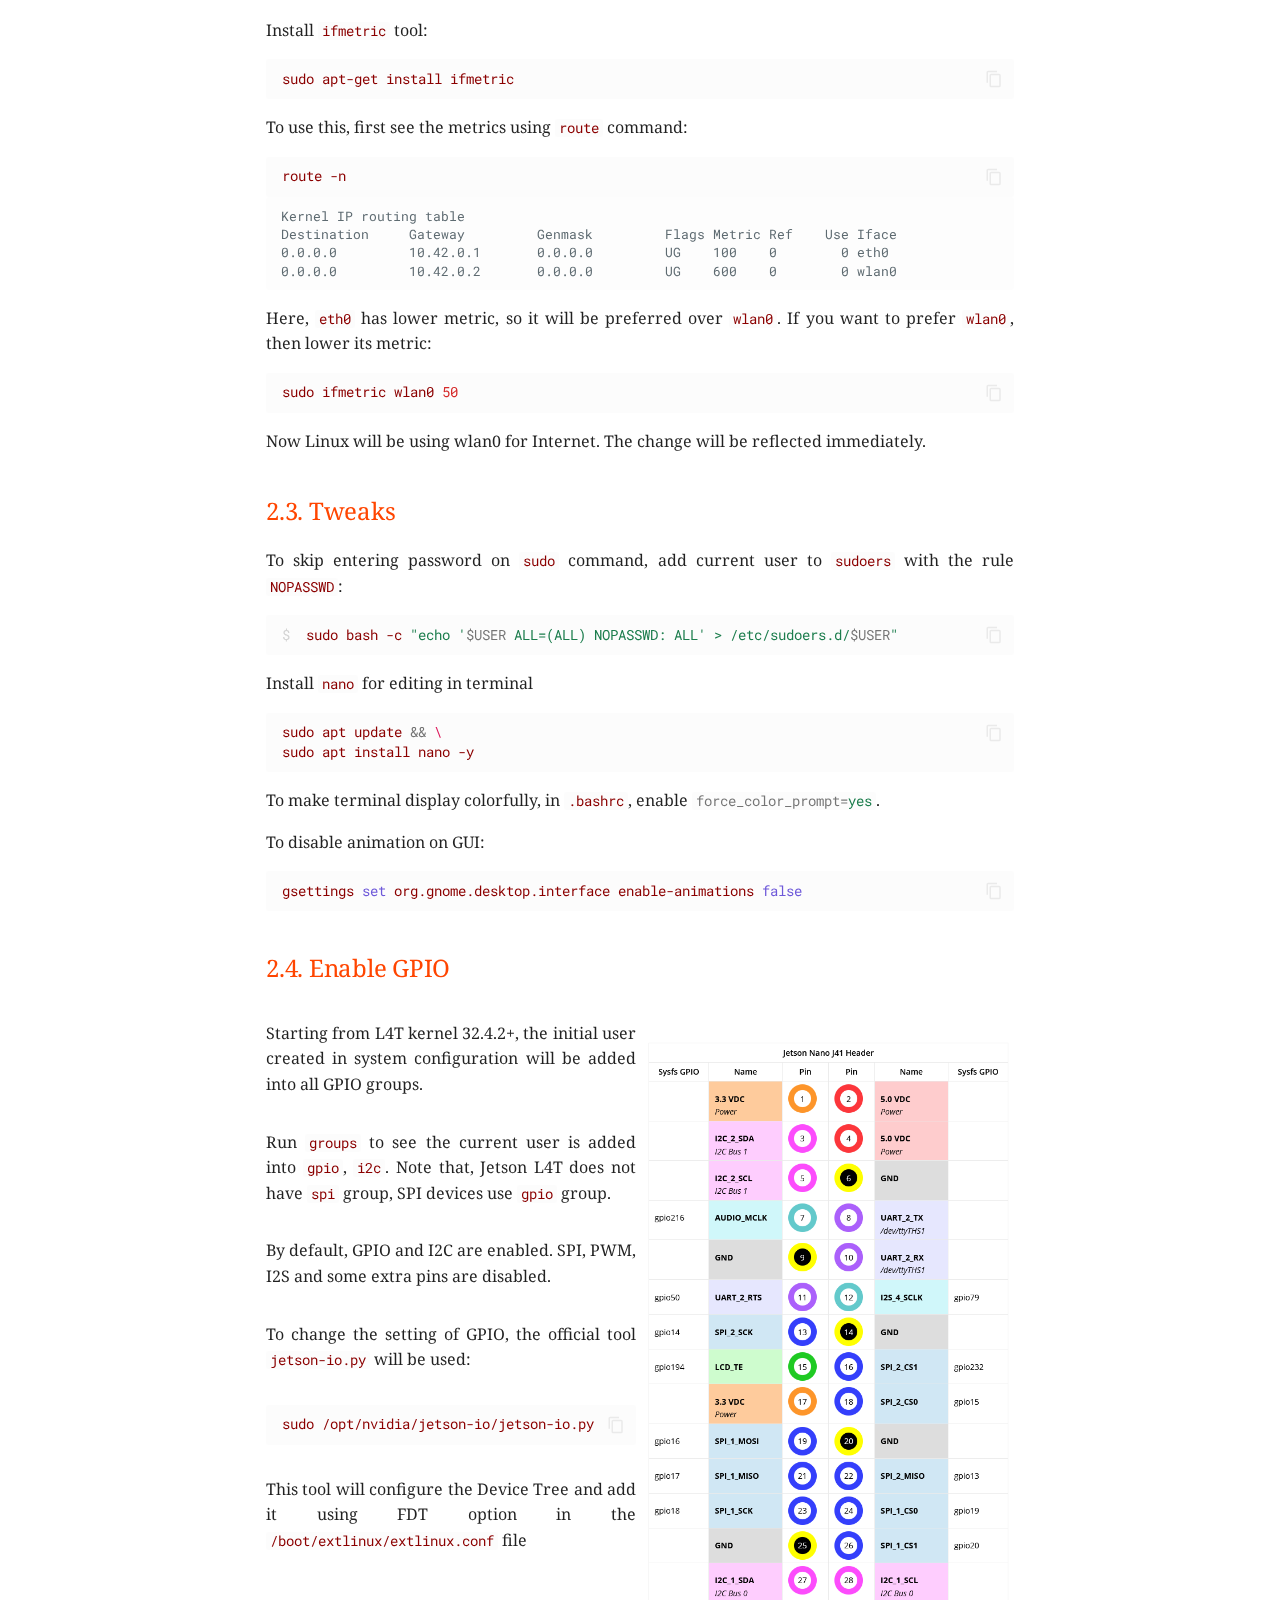
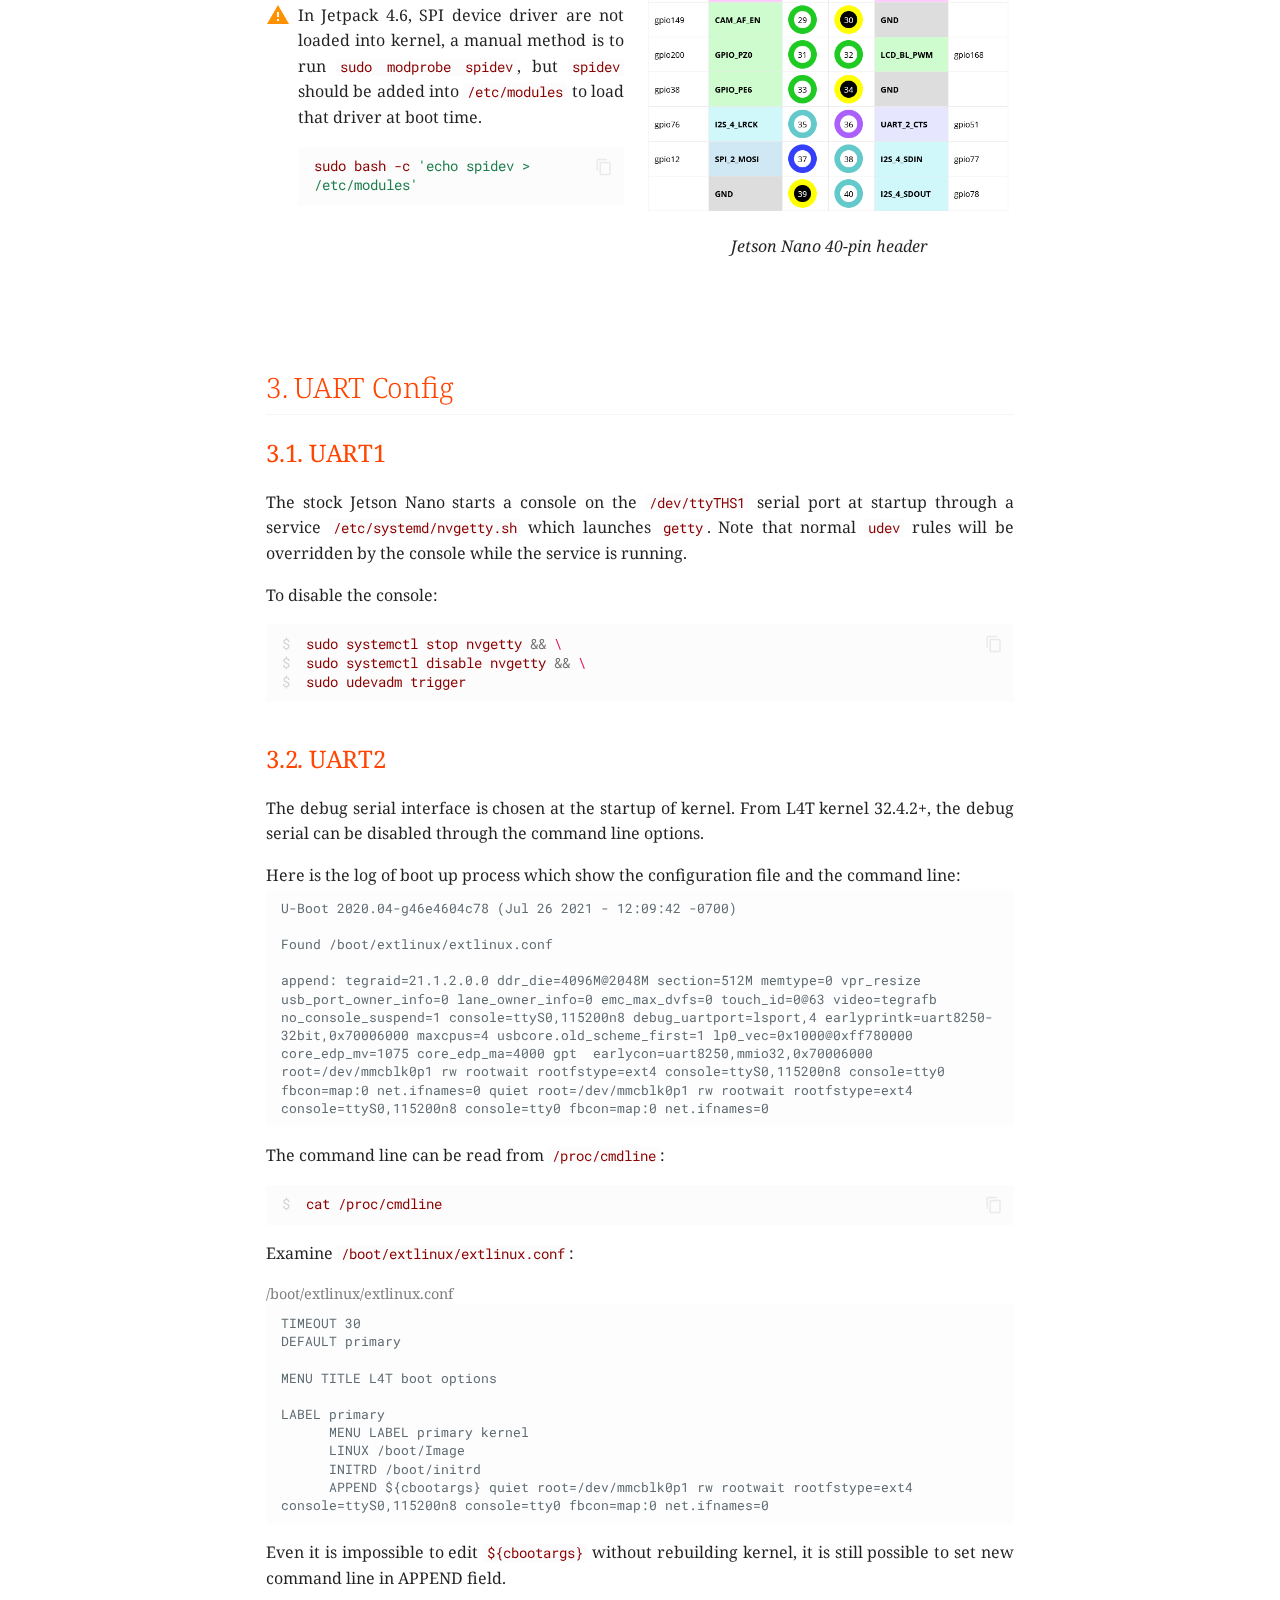
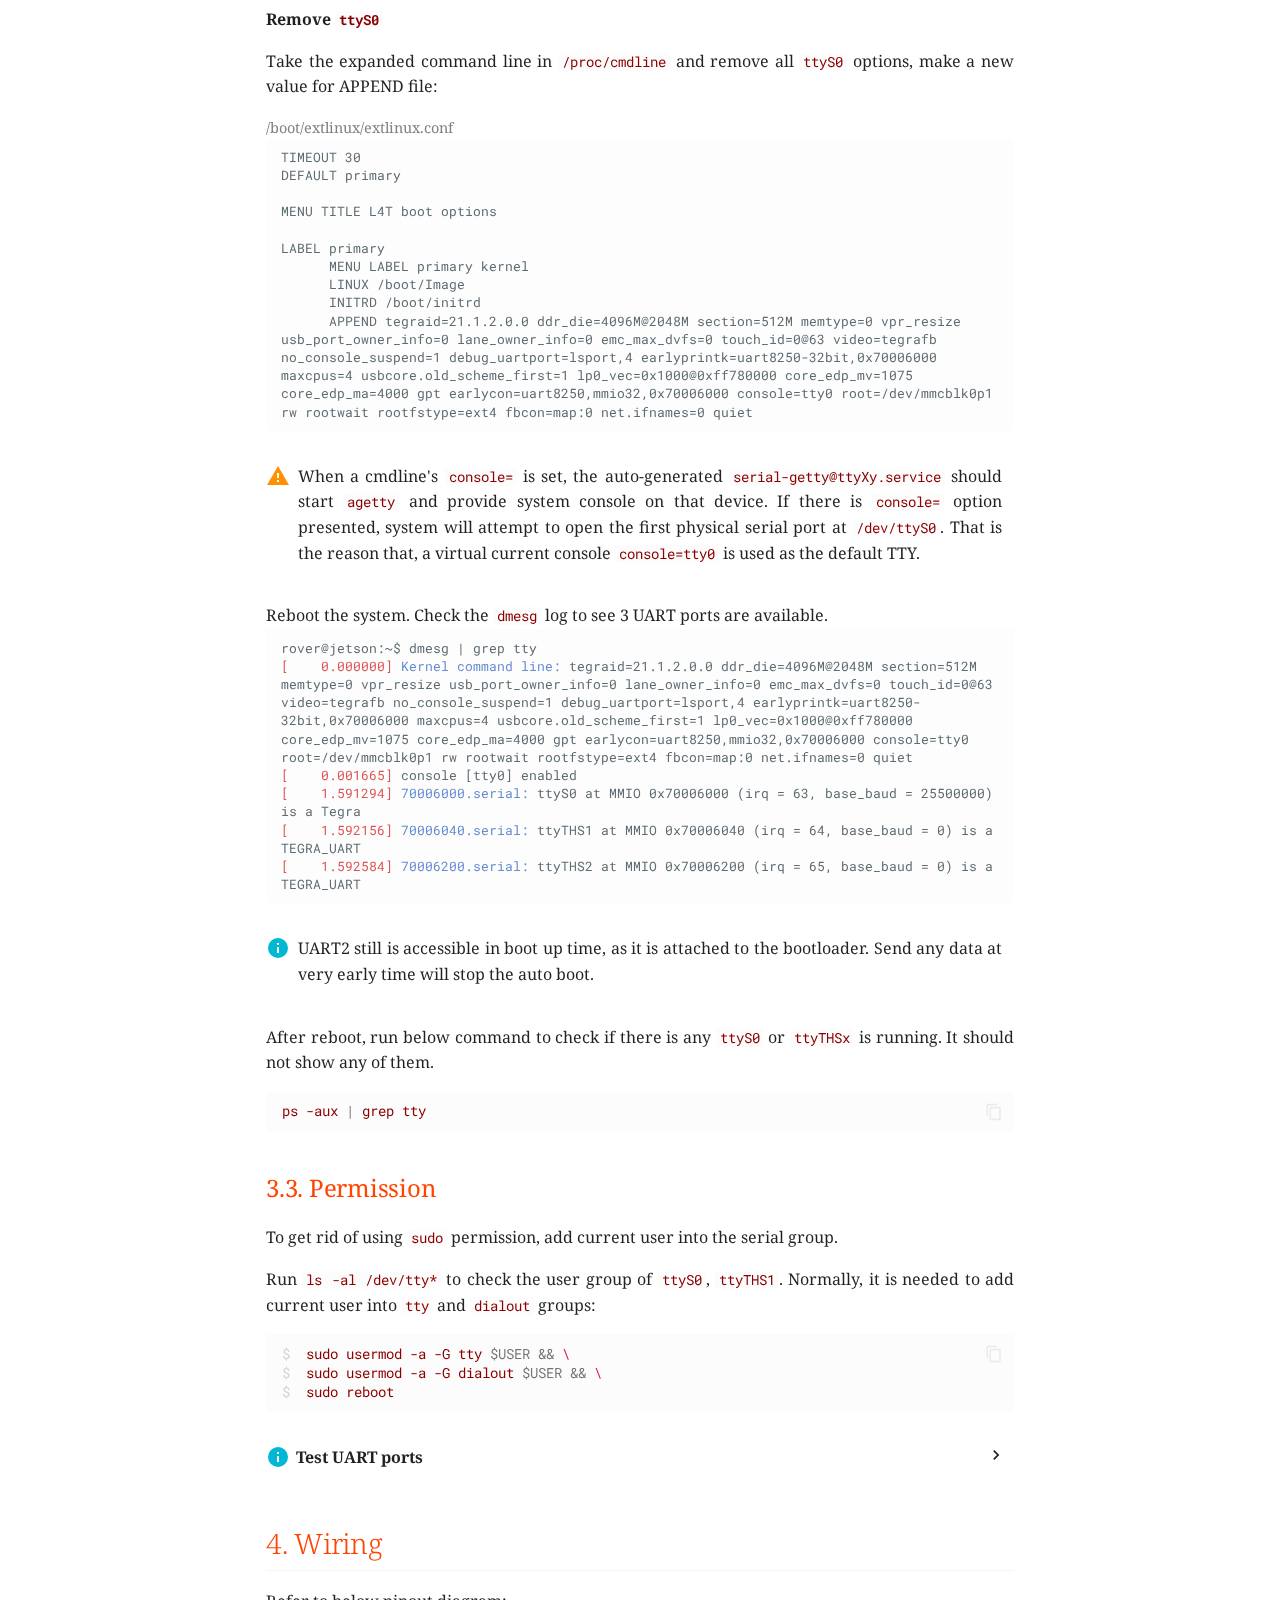
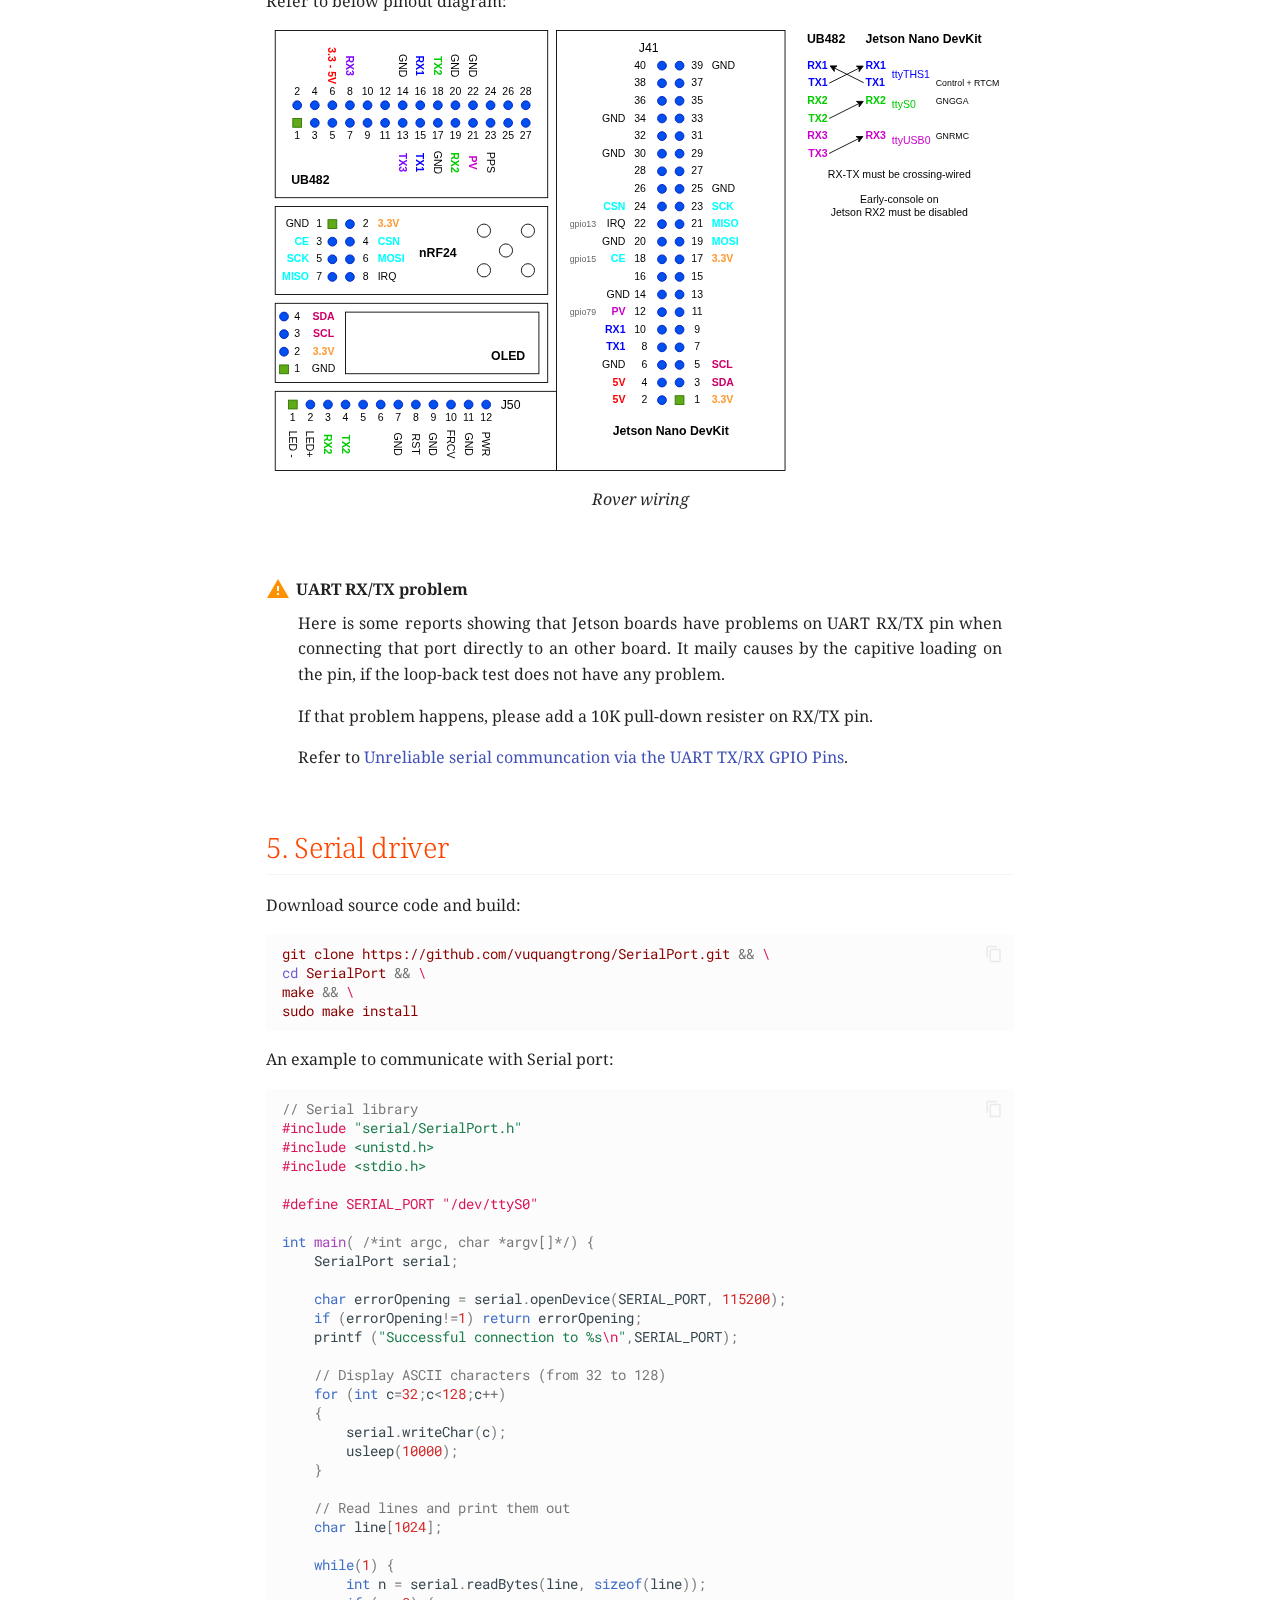
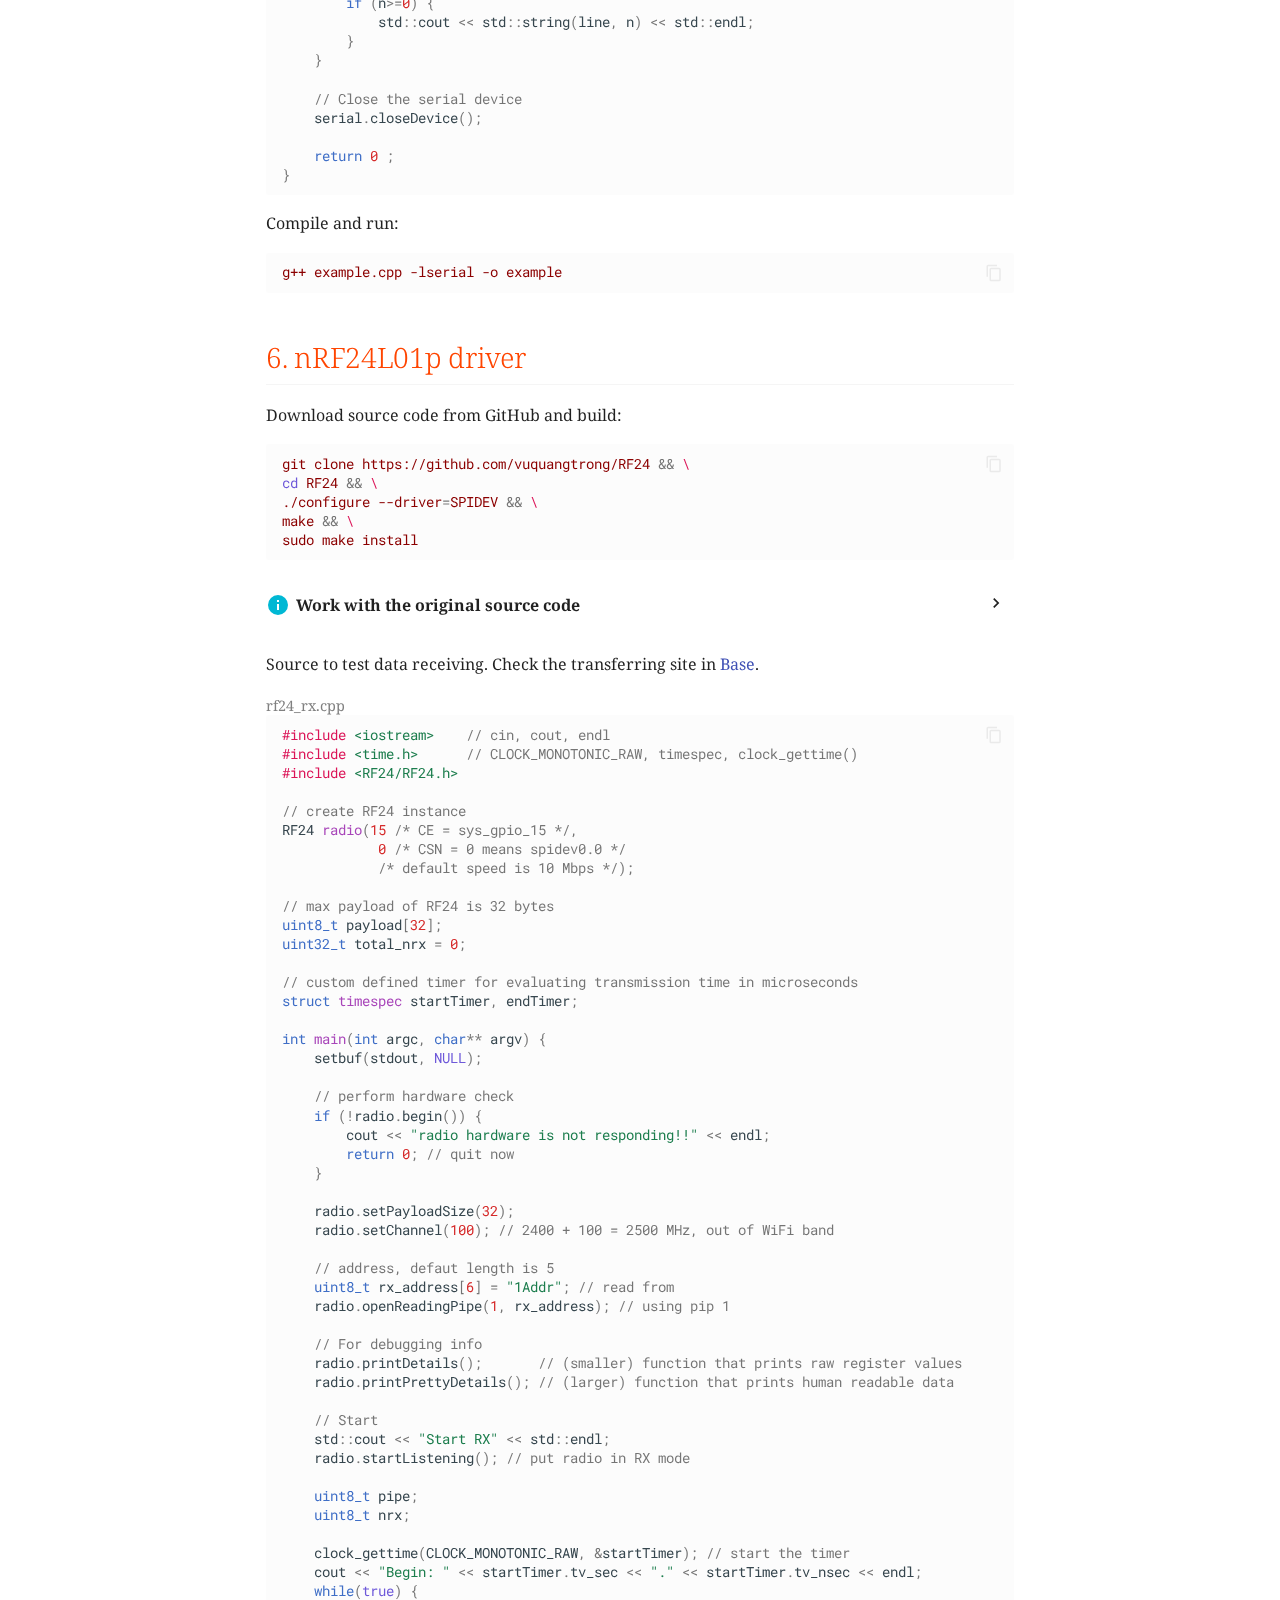
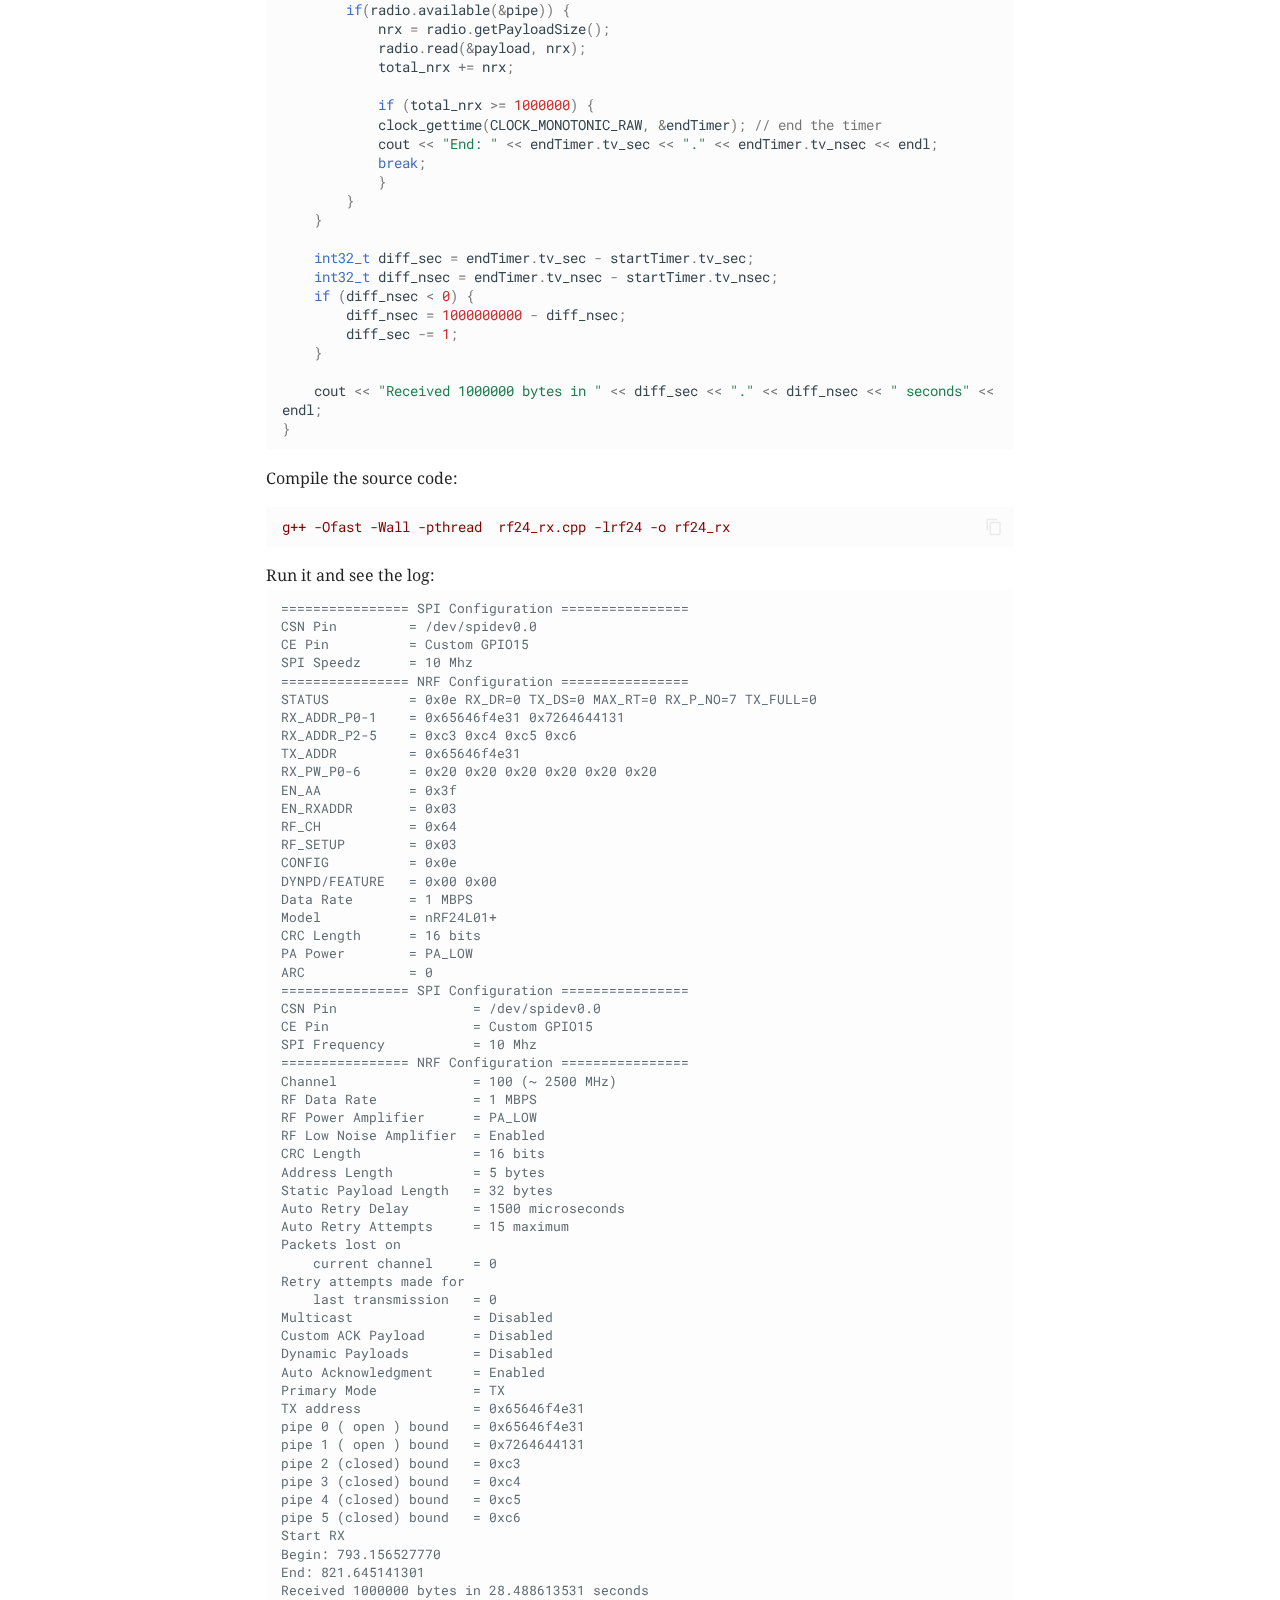
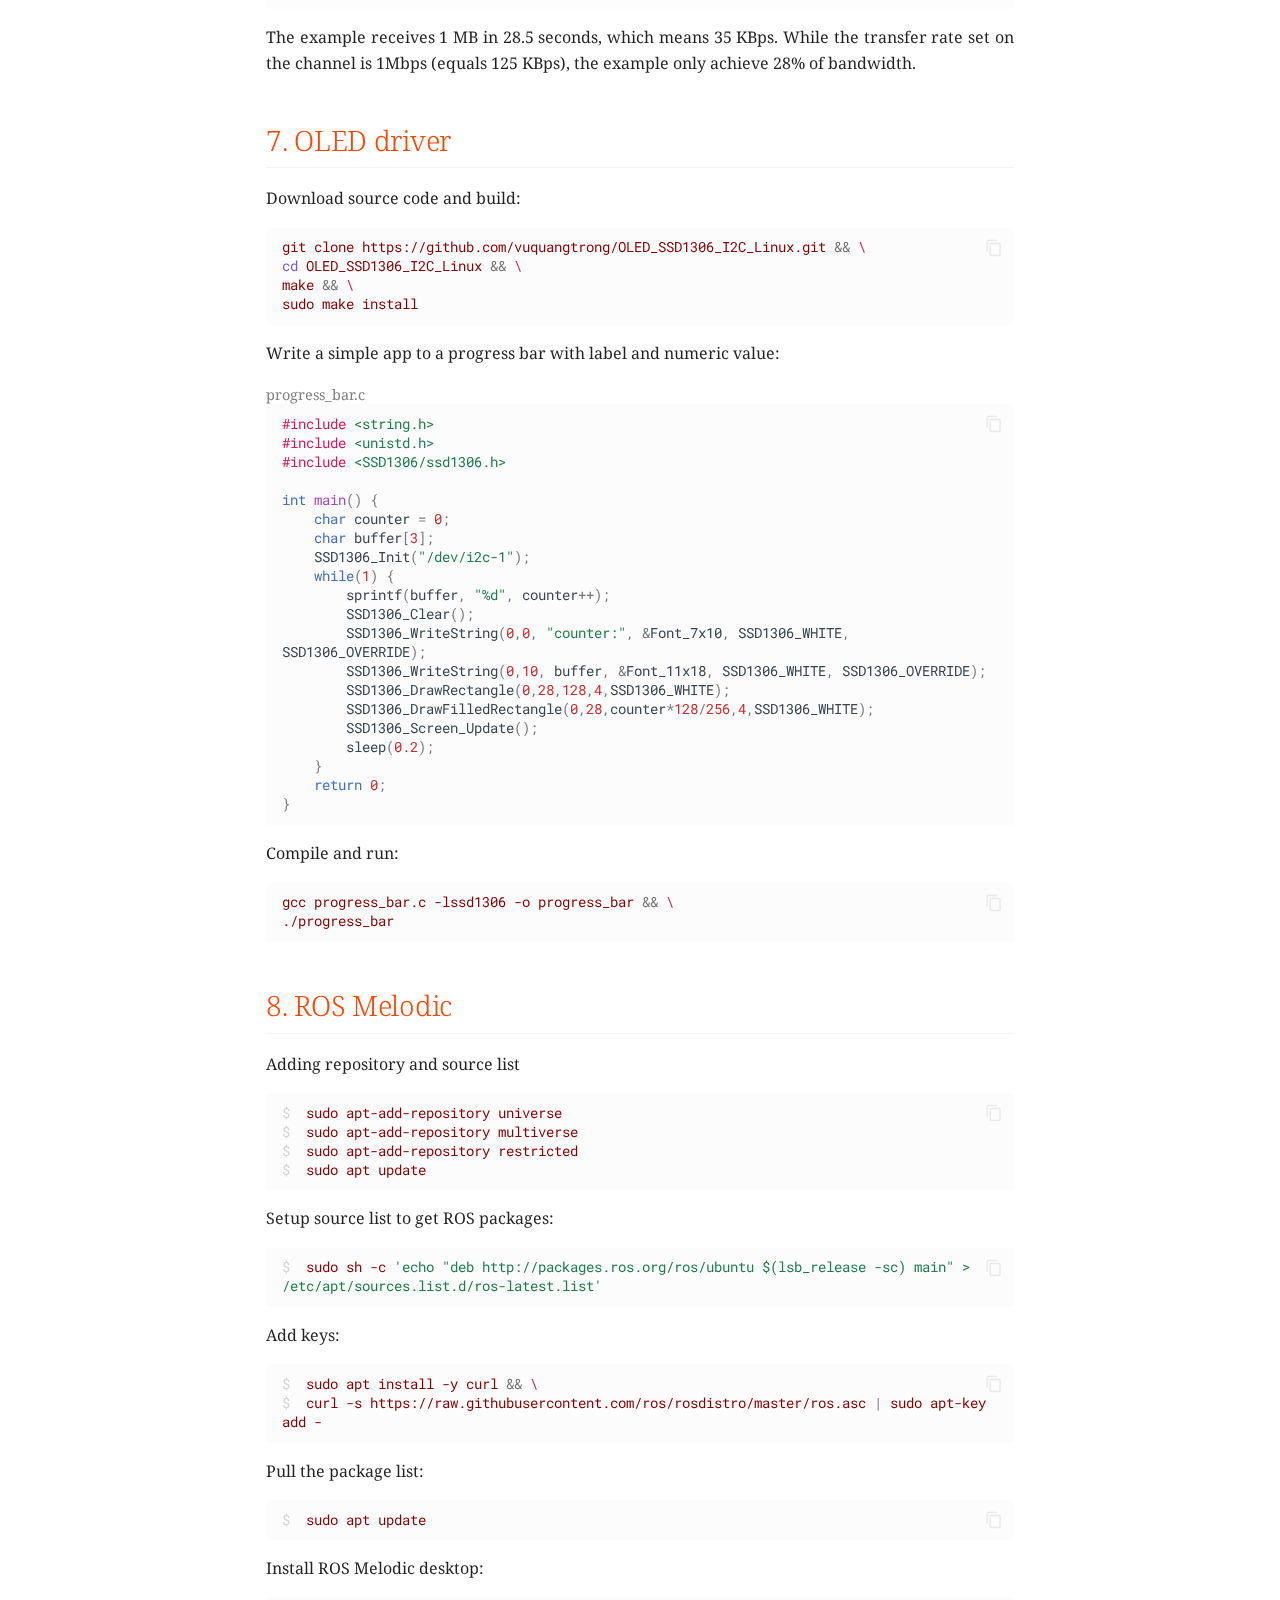
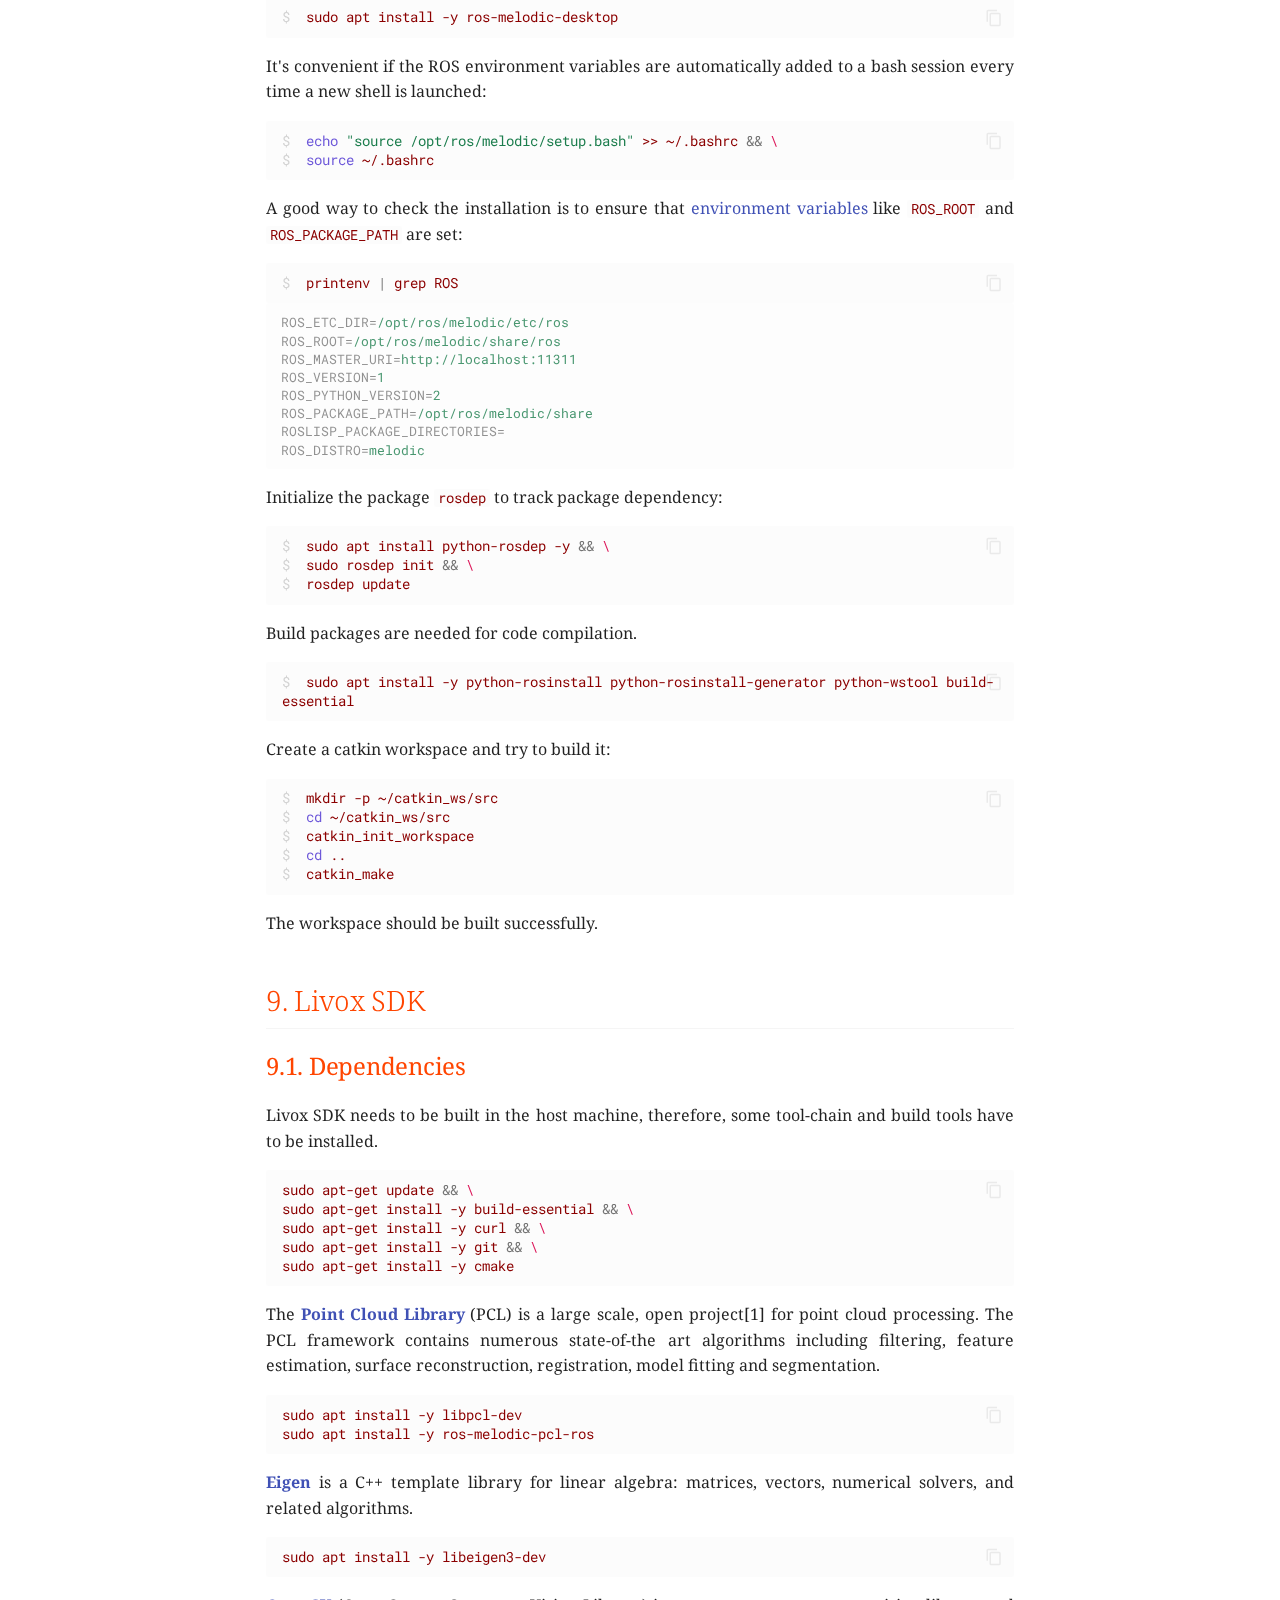
<file: docs/rover/index.html>
<!doctype html>
<html lang="en" class="no-js">
  <head>
    
      <meta charset="utf-8">
      <meta name="viewport" content="width=device-width,initial-scale=1">
      
        <meta name="description" content="All steps to install and configure the Jetson Nano for communicating with other modules">
      
      
      
        <meta name="author" content="vqtrong">
      
      
        <link rel="canonical" href="https://www.codeinsideout.com/lidar-mapping-poc/rover/">
      
      <link rel="icon" href="../favicon.png">
      <meta name="generator" content="mkdocs-1.2.3, mkdocs-material-7.3.4">
    
    
      
        <title>Rover - Lidar Mapping (PoC)</title>
      
    
    
      <link rel="stylesheet" href="../assets/stylesheets/main.db9e7362.min.css">
      
        
        <link rel="stylesheet" href="../assets/stylesheets/palette.3f5d1f46.min.css">
        
          
          
          <meta name="theme-color" content="#ffffff">
        
      
    
    
    
      
        
        <link rel="preconnect" href="https://fonts.gstatic.com" crossorigin>
        <link rel="stylesheet" href="https://fonts.googleapis.com/css?family=Noto+Serif:300,400,400i,700%7CRoboto+Mono&display=fallback">
        <style>:root{--md-text-font-family:"Noto Serif";--md-code-font-family:"Roboto Mono"}</style>
      
    
    
    
      <link rel="stylesheet" href="../assets/view-bigimg.css">
    
      <link rel="stylesheet" href="../assets/extra.css">
    
    
      


    
    
  </head>
  
  
    
    
    
    
    
    <body dir="ltr" data-md-color-scheme="" data-md-color-primary="white" data-md-color-accent="deep-orange">
  
    
    <script>function __prefix(e){return new URL("..",location).pathname+"."+e}function __get(e,t=localStorage){return JSON.parse(t.getItem(__prefix(e)))}</script>
    
    <input class="md-toggle" data-md-toggle="drawer" type="checkbox" id="__drawer" autocomplete="off">
    <input class="md-toggle" data-md-toggle="search" type="checkbox" id="__search" autocomplete="off">
    <label class="md-overlay" for="__drawer"></label>
    <div data-md-component="skip">
      
        
        <a href="#1-operating-system" class="md-skip">
          Skip to content
        </a>
      
    </div>
    <div data-md-component="announce">
      
    </div>
    
      

<header class="md-header" data-md-component="header">
  <nav class="md-header__inner md-grid" aria-label="Header">
    <a href=".." title="Lidar Mapping (PoC)" class="md-header__button md-logo" aria-label="Lidar Mapping (PoC)" data-md-component="logo">
      
  
  <svg xmlns="http://www.w3.org/2000/svg" viewBox="0 0 640 512"><path d="m278.9 511.5-61-17.7c-6.4-1.8-10-8.5-8.2-14.9L346.2 8.7c1.8-6.4 8.5-10 14.9-8.2l61 17.7c6.4 1.8 10 8.5 8.2 14.9L293.8 503.3c-1.9 6.4-8.5 10.1-14.9 8.2zm-114-112.2 43.5-46.4c4.6-4.9 4.3-12.7-.8-17.2L117 256l90.6-79.7c5.1-4.5 5.5-12.3.8-17.2l-43.5-46.4c-4.5-4.8-12.1-5.1-17-.5L3.8 247.2c-5.1 4.7-5.1 12.8 0 17.5l144.1 135.1c4.9 4.6 12.5 4.4 17-.5zm327.2.6 144.1-135.1c5.1-4.7 5.1-12.8 0-17.5L492.1 112.1c-4.8-4.5-12.4-4.3-17 .5L431.6 159c-4.6 4.9-4.3 12.7.8 17.2L523 256l-90.6 79.7c-5.1 4.5-5.5 12.3-.8 17.2l43.5 46.4c4.5 4.9 12.1 5.1 17 .6z"/></svg>

    </a>
    <label class="md-header__button md-icon" for="__drawer">
      <svg xmlns="http://www.w3.org/2000/svg" viewBox="0 0 24 24"><path d="M3 6h18v2H3V6m0 5h18v2H3v-2m0 5h18v2H3v-2z"/></svg>
    </label>
    <div class="md-header__title" data-md-component="header-title">
      <div class="md-header__ellipsis">
        <div class="md-header__topic">
          <span class="md-ellipsis">
            Lidar Mapping (PoC)
          </span>
        </div>
        <div class="md-header__topic" data-md-component="header-topic">
          <span class="md-ellipsis">
            
              Rover
            
          </span>
        </div>
      </div>
    </div>
    
    
    
      <label class="md-header__button md-icon" for="__search">
        <svg xmlns="http://www.w3.org/2000/svg" viewBox="0 0 24 24"><path d="M9.5 3A6.5 6.5 0 0 1 16 9.5c0 1.61-.59 3.09-1.56 4.23l.27.27h.79l5 5-1.5 1.5-5-5v-.79l-.27-.27A6.516 6.516 0 0 1 9.5 16 6.5 6.5 0 0 1 3 9.5 6.5 6.5 0 0 1 9.5 3m0 2C7 5 5 7 5 9.5S7 14 9.5 14 14 12 14 9.5 12 5 9.5 5z"/></svg>
      </label>
      
<div class="md-search" data-md-component="search" role="dialog">
  <label class="md-search__overlay" for="__search"></label>
  <div class="md-search__inner" role="search">
    <form class="md-search__form" name="search">
      <input type="text" class="md-search__input" name="query" aria-label="Search" placeholder="Search" autocapitalize="off" autocorrect="off" autocomplete="off" spellcheck="false" data-md-component="search-query" required>
      <label class="md-search__icon md-icon" for="__search">
        <svg xmlns="http://www.w3.org/2000/svg" viewBox="0 0 24 24"><path d="M9.5 3A6.5 6.5 0 0 1 16 9.5c0 1.61-.59 3.09-1.56 4.23l.27.27h.79l5 5-1.5 1.5-5-5v-.79l-.27-.27A6.516 6.516 0 0 1 9.5 16 6.5 6.5 0 0 1 3 9.5 6.5 6.5 0 0 1 9.5 3m0 2C7 5 5 7 5 9.5S7 14 9.5 14 14 12 14 9.5 12 5 9.5 5z"/></svg>
        <svg xmlns="http://www.w3.org/2000/svg" viewBox="0 0 24 24"><path d="M20 11v2H8l5.5 5.5-1.42 1.42L4.16 12l7.92-7.92L13.5 5.5 8 11h12z"/></svg>
      </label>
      <nav class="md-search__options" aria-label="Search">
        
          <a href="javascript:void(0)" class="md-search__icon md-icon" aria-label="Share" data-clipboard data-clipboard-text="" data-md-component="search-share" tabindex="-1">
            <svg xmlns="http://www.w3.org/2000/svg" viewBox="0 0 24 24"><path d="M18 16.08c-.76 0-1.44.3-1.96.77L8.91 12.7c.05-.23.09-.46.09-.7 0-.24-.04-.47-.09-.7l7.05-4.11c.54.5 1.25.81 2.04.81a3 3 0 0 0 3-3 3 3 0 0 0-3-3 3 3 0 0 0-3 3c0 .24.04.47.09.7L8.04 9.81C7.5 9.31 6.79 9 6 9a3 3 0 0 0-3 3 3 3 0 0 0 3 3c.79 0 1.5-.31 2.04-.81l7.12 4.15c-.05.21-.08.43-.08.66 0 1.61 1.31 2.91 2.92 2.91 1.61 0 2.92-1.3 2.92-2.91A2.92 2.92 0 0 0 18 16.08z"/></svg>
          </a>
        
        <button type="reset" class="md-search__icon md-icon" aria-label="Clear" tabindex="-1">
          <svg xmlns="http://www.w3.org/2000/svg" viewBox="0 0 24 24"><path d="M19 6.41 17.59 5 12 10.59 6.41 5 5 6.41 10.59 12 5 17.59 6.41 19 12 13.41 17.59 19 19 17.59 13.41 12 19 6.41z"/></svg>
        </button>
      </nav>
      
        <div class="md-search__suggest" data-md-component="search-suggest"></div>
      
    </form>
    <div class="md-search__output">
      <div class="md-search__scrollwrap" data-md-scrollfix>
        <div class="md-search-result" data-md-component="search-result">
          <div class="md-search-result__meta">
            Initializing search
          </div>
          <ol class="md-search-result__list"></ol>
        </div>
      </div>
    </div>
  </div>
</div>
    
    
      <div class="md-header__source">
        
<a href="https://github.com/vuquangtrong/lidar-mapping-poc/" title="Go to repository" class="md-source" data-md-component="source">
  <div class="md-source__icon md-icon">
    
    <svg xmlns="http://www.w3.org/2000/svg" viewBox="0 0 448 512"><path d="M439.55 236.05 244 40.45a28.87 28.87 0 0 0-40.81 0l-40.66 40.63 51.52 51.52c27.06-9.14 52.68 16.77 43.39 43.68l49.66 49.66c34.23-11.8 61.18 31 35.47 56.69-26.49 26.49-70.21-2.87-56-37.34L240.22 199v121.85c25.3 12.54 22.26 41.85 9.08 55a34.34 34.34 0 0 1-48.55 0c-17.57-17.6-11.07-46.91 11.25-56v-123c-20.8-8.51-24.6-30.74-18.64-45L142.57 101 8.45 235.14a28.86 28.86 0 0 0 0 40.81l195.61 195.6a28.86 28.86 0 0 0 40.8 0l194.69-194.69a28.86 28.86 0 0 0 0-40.81z"/></svg>
  </div>
  <div class="md-source__repository">
    vuquangtrong/lidar-mapping-poc
  </div>
</a>
      </div>
    
  </nav>
  
</header>
    
    <div class="md-container" data-md-component="container">
      
      
        
          
        
      
      <main class="md-main" data-md-component="main">
        <div class="md-main__inner md-grid">
          
            
              
              <div class="md-sidebar md-sidebar--primary" data-md-component="sidebar" data-md-type="navigation" >
                <div class="md-sidebar__scrollwrap">
                  <div class="md-sidebar__inner">
                    


<nav class="md-nav md-nav--primary" aria-label="Navigation" data-md-level="0">
  <label class="md-nav__title" for="__drawer">
    <a href=".." title="Lidar Mapping (PoC)" class="md-nav__button md-logo" aria-label="Lidar Mapping (PoC)" data-md-component="logo">
      
  
  <svg xmlns="http://www.w3.org/2000/svg" viewBox="0 0 640 512"><path d="m278.9 511.5-61-17.7c-6.4-1.8-10-8.5-8.2-14.9L346.2 8.7c1.8-6.4 8.5-10 14.9-8.2l61 17.7c6.4 1.8 10 8.5 8.2 14.9L293.8 503.3c-1.9 6.4-8.5 10.1-14.9 8.2zm-114-112.2 43.5-46.4c4.6-4.9 4.3-12.7-.8-17.2L117 256l90.6-79.7c5.1-4.5 5.5-12.3.8-17.2l-43.5-46.4c-4.5-4.8-12.1-5.1-17-.5L3.8 247.2c-5.1 4.7-5.1 12.8 0 17.5l144.1 135.1c4.9 4.6 12.5 4.4 17-.5zm327.2.6 144.1-135.1c5.1-4.7 5.1-12.8 0-17.5L492.1 112.1c-4.8-4.5-12.4-4.3-17 .5L431.6 159c-4.6 4.9-4.3 12.7.8 17.2L523 256l-90.6 79.7c-5.1 4.5-5.5 12.3-.8 17.2l43.5 46.4c4.5 4.9 12.1 5.1 17 .6z"/></svg>

    </a>
    Lidar Mapping (PoC)
  </label>
  
    <div class="md-nav__source">
      
<a href="https://github.com/vuquangtrong/lidar-mapping-poc/" title="Go to repository" class="md-source" data-md-component="source">
  <div class="md-source__icon md-icon">
    
    <svg xmlns="http://www.w3.org/2000/svg" viewBox="0 0 448 512"><path d="M439.55 236.05 244 40.45a28.87 28.87 0 0 0-40.81 0l-40.66 40.63 51.52 51.52c27.06-9.14 52.68 16.77 43.39 43.68l49.66 49.66c34.23-11.8 61.18 31 35.47 56.69-26.49 26.49-70.21-2.87-56-37.34L240.22 199v121.85c25.3 12.54 22.26 41.85 9.08 55a34.34 34.34 0 0 1-48.55 0c-17.57-17.6-11.07-46.91 11.25-56v-123c-20.8-8.51-24.6-30.74-18.64-45L142.57 101 8.45 235.14a28.86 28.86 0 0 0 0 40.81l195.61 195.6a28.86 28.86 0 0 0 40.8 0l194.69-194.69a28.86 28.86 0 0 0 0-40.81z"/></svg>
  </div>
  <div class="md-source__repository">
    vuquangtrong/lidar-mapping-poc
  </div>
</a>
    </div>
  
  <ul class="md-nav__list" data-md-scrollfix>
    
      
      
      

  
  
  
    <li class="md-nav__item">
      <a href=".." class="md-nav__link">
        Home
      </a>
    </li>
  

    
      
      
      

  
  
  
    <li class="md-nav__item">
      <a href="../reference/" class="md-nav__link">
        Reference
      </a>
    </li>
  

    
      
      
      

  
  
  
    <li class="md-nav__item">
      <a href="../design/" class="md-nav__link">
        System design
      </a>
    </li>
  

    
      
      
      

  
  
  
    <li class="md-nav__item">
      <a href="../components/" class="md-nav__link">
        Components
      </a>
    </li>
  

    
      
      
      

  
  
  
    <li class="md-nav__item">
      <a href="../gnss/" class="md-nav__link">
        GNSS
      </a>
    </li>
  

    
      
      
      

  
  
  
    <li class="md-nav__item">
      <a href="../imu/" class="md-nav__link">
        IMU
      </a>
    </li>
  

    
      
      
      

  
  
  
    <li class="md-nav__item">
      <a href="../base/" class="md-nav__link">
        Base station
      </a>
    </li>
  

    
      
      
      

  
  
    
  
  
    <li class="md-nav__item md-nav__item--active">
      
      <input class="md-nav__toggle md-toggle" data-md-toggle="toc" type="checkbox" id="__toc">
      
      
      
        <label class="md-nav__link md-nav__link--active" for="__toc">
          Rover
          <span class="md-nav__icon md-icon"></span>
        </label>
      
      <a href="./" class="md-nav__link md-nav__link--active">
        Rover
      </a>
      
        
<nav class="md-nav md-nav--secondary" aria-label="Table of contents">
  
  
  
  
    <label class="md-nav__title" for="__toc">
      <span class="md-nav__icon md-icon"></span>
      Table of contents
    </label>
    <ul class="md-nav__list" data-md-component="toc" data-md-scrollfix>
      
        <li class="md-nav__item">
  <a href="#1-operating-system" class="md-nav__link">
    1. Operating System
  </a>
  
</li>
      
        <li class="md-nav__item">
  <a href="#2-system-config" class="md-nav__link">
    2. System config
  </a>
  
    <nav class="md-nav" aria-label="2. System config">
      <ul class="md-nav__list">
        
          <li class="md-nav__item">
  <a href="#21-general" class="md-nav__link">
    2.1. General
  </a>
  
</li>
        
          <li class="md-nav__item">
  <a href="#22-network" class="md-nav__link">
    2.2. Network
  </a>
  
</li>
        
          <li class="md-nav__item">
  <a href="#23-tweaks" class="md-nav__link">
    2.3. Tweaks
  </a>
  
</li>
        
          <li class="md-nav__item">
  <a href="#24-enable-gpio" class="md-nav__link">
    2.4. Enable GPIO
  </a>
  
</li>
        
      </ul>
    </nav>
  
</li>
      
        <li class="md-nav__item">
  <a href="#3-uart-config" class="md-nav__link">
    3. UART Config
  </a>
  
    <nav class="md-nav" aria-label="3. UART Config">
      <ul class="md-nav__list">
        
          <li class="md-nav__item">
  <a href="#31-uart1" class="md-nav__link">
    3.1. UART1
  </a>
  
</li>
        
          <li class="md-nav__item">
  <a href="#32-uart2" class="md-nav__link">
    3.2. UART2
  </a>
  
</li>
        
          <li class="md-nav__item">
  <a href="#33-permission" class="md-nav__link">
    3.3. Permission
  </a>
  
</li>
        
      </ul>
    </nav>
  
</li>
      
        <li class="md-nav__item">
  <a href="#4-wiring" class="md-nav__link">
    4. Wiring
  </a>
  
</li>
      
        <li class="md-nav__item">
  <a href="#5-serial-driver" class="md-nav__link">
    5. Serial driver
  </a>
  
</li>
      
        <li class="md-nav__item">
  <a href="#6-nrf24l01p-driver" class="md-nav__link">
    6. nRF24L01p driver
  </a>
  
</li>
      
        <li class="md-nav__item">
  <a href="#7-oled-driver" class="md-nav__link">
    7. OLED driver
  </a>
  
</li>
      
        <li class="md-nav__item">
  <a href="#8-ros-melodic" class="md-nav__link">
    8. ROS Melodic
  </a>
  
</li>
      
        <li class="md-nav__item">
  <a href="#9-livox-sdk" class="md-nav__link">
    9. Livox SDK
  </a>
  
    <nav class="md-nav" aria-label="9. Livox SDK">
      <ul class="md-nav__list">
        
          <li class="md-nav__item">
  <a href="#91-dependencies" class="md-nav__link">
    9.1. Dependencies
  </a>
  
</li>
        
          <li class="md-nav__item">
  <a href="#92-livox-sdk" class="md-nav__link">
    9.2. Livox SDK
  </a>
  
</li>
        
      </ul>
    </nav>
  
</li>
      
        <li class="md-nav__item">
  <a href="#10-livox-ros-driver" class="md-nav__link">
    10. Livox ROS driver
  </a>
  
    <nav class="md-nav" aria-label="10. Livox ROS driver">
      <ul class="md-nav__list">
        
          <li class="md-nav__item">
  <a href="#101-configurations" class="md-nav__link">
    10.1. Configurations
  </a>
  
</li>
        
          <li class="md-nav__item">
  <a href="#102-timestamp" class="md-nav__link">
    10.2. Timestamp
  </a>
  
</li>
        
          <li class="md-nav__item">
  <a href="#103-launches" class="md-nav__link">
    10.3. Launches
  </a>
  
</li>
        
          <li class="md-nav__item">
  <a href="#104-test-ros" class="md-nav__link">
    10.4. Test ROS
  </a>
  
</li>
        
      </ul>
    </nav>
  
</li>
      
        <li class="md-nav__item">
  <a href="#11-auto-mount-usb" class="md-nav__link">
    11. Auto-mount USB
  </a>
  
</li>
      
        <li class="md-nav__item">
  <a href="#12-auto-start-application" class="md-nav__link">
    12. Auto-start application
  </a>
  
</li>
      
    </ul>
  
</nav>
      
    </li>
  

    
      
      
      

  
  
  
    <li class="md-nav__item">
      <a href="../mapping/" class="md-nav__link">
        Mapping
      </a>
    </li>
  

    
      
      
      

  
  
  
    <li class="md-nav__item">
      <a href="../post-process/" class="md-nav__link">
        Post-process
      </a>
    </li>
  

    
      
      
      

  
  
  
    <li class="md-nav__item">
      <a href="../notes/" class="md-nav__link">
        Notes
      </a>
    </li>
  

    
  </ul>
</nav>
                  </div>
                </div>
              </div>
            
            
              
              <div class="md-sidebar md-sidebar--secondary" data-md-component="sidebar" data-md-type="toc" >
                <div class="md-sidebar__scrollwrap">
                  <div class="md-sidebar__inner">
                    
<nav class="md-nav md-nav--secondary" aria-label="Table of contents">
  
  
  
  
    <label class="md-nav__title" for="__toc">
      <span class="md-nav__icon md-icon"></span>
      Table of contents
    </label>
    <ul class="md-nav__list" data-md-component="toc" data-md-scrollfix>
      
        <li class="md-nav__item">
  <a href="#1-operating-system" class="md-nav__link">
    1. Operating System
  </a>
  
</li>
      
        <li class="md-nav__item">
  <a href="#2-system-config" class="md-nav__link">
    2. System config
  </a>
  
    <nav class="md-nav" aria-label="2. System config">
      <ul class="md-nav__list">
        
          <li class="md-nav__item">
  <a href="#21-general" class="md-nav__link">
    2.1. General
  </a>
  
</li>
        
          <li class="md-nav__item">
  <a href="#22-network" class="md-nav__link">
    2.2. Network
  </a>
  
</li>
        
          <li class="md-nav__item">
  <a href="#23-tweaks" class="md-nav__link">
    2.3. Tweaks
  </a>
  
</li>
        
          <li class="md-nav__item">
  <a href="#24-enable-gpio" class="md-nav__link">
    2.4. Enable GPIO
  </a>
  
</li>
        
      </ul>
    </nav>
  
</li>
      
        <li class="md-nav__item">
  <a href="#3-uart-config" class="md-nav__link">
    3. UART Config
  </a>
  
    <nav class="md-nav" aria-label="3. UART Config">
      <ul class="md-nav__list">
        
          <li class="md-nav__item">
  <a href="#31-uart1" class="md-nav__link">
    3.1. UART1
  </a>
  
</li>
        
          <li class="md-nav__item">
  <a href="#32-uart2" class="md-nav__link">
    3.2. UART2
  </a>
  
</li>
        
          <li class="md-nav__item">
  <a href="#33-permission" class="md-nav__link">
    3.3. Permission
  </a>
  
</li>
        
      </ul>
    </nav>
  
</li>
      
        <li class="md-nav__item">
  <a href="#4-wiring" class="md-nav__link">
    4. Wiring
  </a>
  
</li>
      
        <li class="md-nav__item">
  <a href="#5-serial-driver" class="md-nav__link">
    5. Serial driver
  </a>
  
</li>
      
        <li class="md-nav__item">
  <a href="#6-nrf24l01p-driver" class="md-nav__link">
    6. nRF24L01p driver
  </a>
  
</li>
      
        <li class="md-nav__item">
  <a href="#7-oled-driver" class="md-nav__link">
    7. OLED driver
  </a>
  
</li>
      
        <li class="md-nav__item">
  <a href="#8-ros-melodic" class="md-nav__link">
    8. ROS Melodic
  </a>
  
</li>
      
        <li class="md-nav__item">
  <a href="#9-livox-sdk" class="md-nav__link">
    9. Livox SDK
  </a>
  
    <nav class="md-nav" aria-label="9. Livox SDK">
      <ul class="md-nav__list">
        
          <li class="md-nav__item">
  <a href="#91-dependencies" class="md-nav__link">
    9.1. Dependencies
  </a>
  
</li>
        
          <li class="md-nav__item">
  <a href="#92-livox-sdk" class="md-nav__link">
    9.2. Livox SDK
  </a>
  
</li>
        
      </ul>
    </nav>
  
</li>
      
        <li class="md-nav__item">
  <a href="#10-livox-ros-driver" class="md-nav__link">
    10. Livox ROS driver
  </a>
  
    <nav class="md-nav" aria-label="10. Livox ROS driver">
      <ul class="md-nav__list">
        
          <li class="md-nav__item">
  <a href="#101-configurations" class="md-nav__link">
    10.1. Configurations
  </a>
  
</li>
        
          <li class="md-nav__item">
  <a href="#102-timestamp" class="md-nav__link">
    10.2. Timestamp
  </a>
  
</li>
        
          <li class="md-nav__item">
  <a href="#103-launches" class="md-nav__link">
    10.3. Launches
  </a>
  
</li>
        
          <li class="md-nav__item">
  <a href="#104-test-ros" class="md-nav__link">
    10.4. Test ROS
  </a>
  
</li>
        
      </ul>
    </nav>
  
</li>
      
        <li class="md-nav__item">
  <a href="#11-auto-mount-usb" class="md-nav__link">
    11. Auto-mount USB
  </a>
  
</li>
      
        <li class="md-nav__item">
  <a href="#12-auto-start-application" class="md-nav__link">
    12. Auto-start application
  </a>
  
</li>
      
    </ul>
  
</nav>
                  </div>
                </div>
              </div>
            
          
          <div class="md-content" data-md-component="content">
            <article class="md-content__inner md-typeset">
              
    
        <h1 class="page-title">Configure a Rover based on a Jetson Nano Dev Kit</h1>
        <p class="page-description">All steps to install and configure the Jetson Nano for communicating with other modules</p>
        <br>
        <hr>
        <h2 id="1-operating-system">1. Operating System<a class="headerlink" href="#1-operating-system" title="Permanent link">⚓︎</a></h2>
<div class="admonition info no-title">
<p class="admonition-title">&nbsp;</p>
<p>Original guide is at <a href="https://developer.nvidia.com/embedded/learn/get-started-jetson-nano-devkit">Getting Started with Jetson Nano Developer Kit</a>.</p>
</div>
<p>Download the latest <a href="https://developer.nvidia.com/jetson-nano-sd-card-image">Jetson Nano Developer Kit SD Card Image</a>. Other older versions can be found in <a href="https://developer.nvidia.com/embedded/jetpack-archive">Jetpack Archive</a>.</p>
<p>Download <a href="https://www.balena.io/etcher/">balenaEtcher</a> and install it, and write Jetson Image in an SD Card.</p>
<div class="admonition caution">
<p class="admonition-title">A micro SDCard with at least 32GB</p>
</div>
<p>Power on the board, either use Monitor with Keyboard and Mouse, or use Headless Mode by using DC jack (Jumper J48 connected) and connect micro-USB port to PC.</p>
<div class="admonition caution no-title">
<p class="admonition-title">&nbsp;</p>
<p>Headless setup only available on the virtual COM port when power up via DC Jack!</p>
<div class="file"></div>
<p>UART2 @ J50</p>
<div class="log"></div>
<div class="highlight"><pre><span></span><code><span class="err">Starting kernel ...</span>
<span class="m">[    0.000000] </span><span class="k">earlycon:</span> uart8250 at MMIO32 0x0000000070006000 (options &#39;&#39;)
<span class="m">[    0.000000] </span>bootconsole [uart8250] enabled
<span class="m">[   15.823522] </span>Please complete system configuration setup on the serial port provided device mode connection. e.g. /dev/ttyACMx where x can 0, 1, 2 etc.
</code></pre></div>
</div>
<h2 id="2-system-config">2. System config<a class="headerlink" href="#2-system-config" title="Permanent link">⚓︎</a></h2>
<h3 id="21-general">2.1. General<a class="headerlink" href="#21-general" title="Permanent link">⚓︎</a></h3>
<ul>
<li>Time Mode: <em>UTC</em></li>
<li>Username: <em>jetson</em></li>
<li>Password: <em>cccc</em></li>
<li>APP Partition Size: <em>0</em> (max size)</li>
<li>Primary Network: <em>dummy</em> then skip network setting (will add USB WiFi later)</li>
<li>Hostname: <em>rover</em></li>
<li>Nvpmodel: <em>MAXN</em></li>
</ul>
<p>After finishing system configuration, system console are available at:</p>
<ul>
<li>Physical UART1 at <code>/dev/ttyTHS1</code> run by a service</li>
<li>Physical UART2 at <code>/dev/ttyS0</code> started by command line option</li>
<li>Virtual COM Port at <code>/dev/ttyGS0</code> run when micro-USB is connected in device mode</li>
</ul>
<div class="admonition info">
<p class="admonition-title">UART ports</p>
<p>Jetson Nano has <em>3 physical UART</em> ports:</p>
<ul>
<li>UART0 at the <strong>M2</strong> Slot for WiFi/BT card</li>
<li>UART1 at the <strong>J41</strong> Header (40-pin connector) for System Console after boot up (run by a service), Pin 8 - TX, Pin 10 - RX</li>
<li>UART2 at the <strong>J50</strong> header for debug (early access during boot from bootloader), Pin 4 - RX, Pin 5 - TX</li>
</ul>
</div>
<h3 id="22-network">2.2. Network<a class="headerlink" href="#22-network" title="Permanent link">⚓︎</a></h3>
<p><strong>WiFi</strong> is used for main communication with host PC, as the Ethernet port is used to connect to Lidar.</p>
<p>Plug TP-Link WN725N USB dongle, make sure it is recognized.</p>
<div class="terminal"></div>
<div class="highlight"><pre><span></span><code><span class="linenos" data-linenos="1 "></span>lsusb
</code></pre></div>
<div class="log"></div>
<div class="highlight"><pre><span></span><code><span class="err">Bus 001 Device 004: ID 0bda:8179 Realtek Semiconductor Corp. RTL8188EUS 802.11n Wireless Network Adapter</span>
</code></pre></div>
<p>Then Wireless interface also appears and is ready to check:</p>
<div class="terminal"></div>
<div class="highlight"><pre><span></span><code><span class="linenos" data-linenos="1 "></span>sudo ifconfig wlan0 up
</code></pre></div>
<p>List WiFi Network</p>
<div class="terminal"></div>
<div class="highlight"><pre><span></span><code><span class="linenos" data-linenos="1 "></span>sudo iwlist wlan0 scan
<span class="linenos" data-linenos="2 "></span>sudo nmcli device wifi list - List info on your wifi signal
</code></pre></div>
<p>Connect to an AP</p>
<div class="terminal"></div>
<div class="highlight"><pre><span></span><code><span class="linenos" data-linenos="1 "></span>sudo nmcli device wifi connect <span class="s2">&quot;SSID&quot;</span> password <span class="s2">&quot;PASSWORD&quot;</span>
</code></pre></div>
<!-- ```
sudo nmcli device wifi connect "SWEET HOME" password "conchocon"
``` -->

<div class="admonition info">
<p class="admonition-title">SSH connection</p>
<p>With network enabled, through either Ethernet or WiFi, Jetson board will be also accessed via SSH.</p>
<p>If using any X11-forwarding SSH client, such as MobaXterm, GUI app can be show through SSH.</p>
</div>
<p>In some case, it is recommended to turn power saving mode off</p>
<div class="terminal"></div>
<div class="highlight"><pre><span></span><code><span class="linenos" data-linenos="1 "></span>sudo iw dev wlan0 <span class="nb">set</span> power_save off
</code></pre></div>
<p>Update the system at the first time:</p>
<div class="highlight"><pre><span></span><code>sudo apt update
</code></pre></div>
<p><strong>Ethernet</strong> should be set to use a static IP which is in the subnet of <code>192.168.1.0</code> where Lidar is also set its IP in.</p>
<p>Bring up the interface:</p>
<div class="highlight"><pre><span></span><code>sudo ifconfig eth0 up
</code></pre></div>
<p>Edit the network interface:</p>
<div class="file"></div>
<p>/etc/network/interfaces</p>
<div class="highlight"><pre><span></span><code>auto eth0
iface eth0 inet static
    address <span class="m">192</span>.168.1.12
    netmask <span class="m">255</span>.255.255.0
</code></pre></div>
<p>It is needed to change network connection priority, as Linux prefers to use Ethernet when it is connected.</p>
<p>Install <code>ifmetric</code> tool:</p>
<div class="highlight"><pre><span></span><code>sudo apt-get install ifmetric
</code></pre></div>
<p>To use this, first see the metrics using <code>route</code> command:</p>
<div class="highlight"><pre><span></span><code>route -n
</code></pre></div>
<div class="log"></div>
<div class="highlight"><pre><span></span><code>Kernel IP routing table
Destination     Gateway         Genmask         Flags Metric Ref    Use Iface
0.0.0.0         10.42.0.1       0.0.0.0         UG    100    0        0 eth0
0.0.0.0         10.42.0.2       0.0.0.0         UG    600    0        0 wlan0
</code></pre></div>
<p>Here, <code>eth0</code> has lower metric, so it will be preferred over <code>wlan0</code>. If you want to prefer <code>wlan0</code>, then lower its metric:</p>
<div class="highlight"><pre><span></span><code>sudo ifmetric wlan0 <span class="m">50</span>
</code></pre></div>
<p>Now Linux will be using wlan0 for Internet. The change will be reflected immediately.</p>
<h3 id="23-tweaks">2.3. Tweaks<a class="headerlink" href="#23-tweaks" title="Permanent link">⚓︎</a></h3>
<p>To skip entering password on <code>sudo</code> command, add current user to <code>sudoers</code> with the rule <code>NOPASSWD</code>:</p>
<div class="terminal"></div>
<div class="highlight"><pre><span></span><code><span class="linenos" data-linenos="1 "></span>sudo bash -c <span class="s2">&quot;echo &#39;</span><span class="nv">$USER</span><span class="s2"> ALL=(ALL) NOPASSWD: ALL&#39; &gt; /etc/sudoers.d/</span><span class="nv">$USER</span><span class="s2">&quot;</span>
</code></pre></div>
<p>Install <code>nano</code> for editing in terminal</p>
<div class="highlight"><pre><span></span><code>sudo apt update <span class="o">&amp;&amp;</span> <span class="se">\</span>
sudo apt install nano -y
</code></pre></div>
<p>To make terminal display colorfully, in <code>.bashrc</code>, enable <code class="highlight"><span class="na">force_color_prompt</span><span class="o">=</span><span class="s">yes</span></code>.</p>
<p>To disable animation on GUI:</p>
<div class="highlight"><pre><span></span><code>gsettings <span class="nb">set</span> org.gnome.desktop.interface enable-animations <span class="nb">false</span>
</code></pre></div>
<h3 id="24-enable-gpio">2.4. Enable GPIO<a class="headerlink" href="#24-enable-gpio" title="Permanent link">⚓︎</a></h3>
<div class="row">
<div class="col">
<p>Starting from L4T kernel 32.4.2+, the initial user created in system configuration will be added into all GPIO groups.</p>
<p>Run <code>groups</code> to see the current user is added into <code>gpio</code>, <code>i2c</code>. Note that, Jetson L4T does not have <code>spi</code> group, SPI devices use <code>gpio</code> group.</p>
<p>By default, GPIO and I2C are enabled. SPI, PWM, I2S and some extra pins are disabled.</p>
<p>To change the setting of GPIO, the official tool <code>jetson-io.py</code> will be used:</p>
<div class="highlight"><pre><span></span><code>sudo /opt/nvidia/jetson-io/jetson-io.py
</code></pre></div>
<p>This tool will configure the Device Tree and add it using FDT option in the <code>/boot/extlinux/extlinux.conf</code> file</p>
<div class="admonition caution no-title">
<p class="admonition-title">&nbsp;</p>
<p>In Jetpack 4.6, SPI device driver are not loaded into kernel, a manual method is to run <code>sudo modprobe spidev</code>, but <code>spidev</code> should be added into <code>/etc/modules</code> to load that driver at boot time.</p>
<div class="highlight"><pre><span></span><code>sudo bash -c <span class="s1">&#39;echo spidev &gt; /etc/modules&#39;</span>
</code></pre></div>
</div>
</div>
<div class="col">
<p>
<figure><img src="jetson_nano_40pins.png" /><figcaption>Jetson Nano 40-pin header</figcaption>
</figure>
</p>
</div>
</div>
<h2 id="3-uart-config">3. UART Config<a class="headerlink" href="#3-uart-config" title="Permanent link">⚓︎</a></h2>
<h3 id="31-uart1">3.1. UART1<a class="headerlink" href="#31-uart1" title="Permanent link">⚓︎</a></h3>
<p>The stock Jetson Nano starts a console on the <code>/dev/ttyTHS1</code> serial port at startup through a service <code>/etc/systemd/nvgetty.sh</code> which launches <code>getty</code>. Note that normal <code>udev</code> rules will be overridden by the console while the service is running.</p>
<p>To disable the console:</p>
<div class="terminal"></div>
<div class="highlight"><pre><span></span><code><span class="linenos" data-linenos="1 "></span>sudo systemctl stop nvgetty <span class="o">&amp;&amp;</span> <span class="se">\</span>
<span class="linenos" data-linenos="2 "></span>sudo systemctl disable nvgetty <span class="o">&amp;&amp;</span> <span class="se">\</span>
<span class="linenos" data-linenos="3 "></span>sudo udevadm trigger
</code></pre></div>
<h3 id="32-uart2">3.2. UART2<a class="headerlink" href="#32-uart2" title="Permanent link">⚓︎</a></h3>
<p>The debug serial interface is chosen at the startup of kernel. From L4T kernel 32.4.2+, the debug serial can be disabled through the command line options.</p>
<p>Here is the log of boot up process which show the configuration file and the command line:</p>
<div class="log"></div>
<div class="highlight"><pre><span></span><code><span class="err">U-Boot 2020.04-g46e4604c78 (Jul 26 2021 - 12:09:42 -0700)</span>

<span class="err">Found /boot/extlinux/extlinux.conf</span>

<span class="err">append: tegraid=21.1.2.0.0 ddr_die=4096M@2048M section=512M memtype=0 vpr_resize usb_port_owner_info=0 lane_owner_info=0 emc_max_dvfs=0 touch_id=0@63 video=tegrafb no_console_suspend=1 console=ttyS0,115200n8 debug_uartport=lsport,4 earlyprintk=uart8250-32bit,0x70006000 maxcpus=4 usbcore.old_scheme_first=1 lp0_vec=0x1000@0xff780000 core_edp_mv=1075 core_edp_ma=4000 gpt  earlycon=uart8250,mmio32,0x70006000  root=/dev/mmcblk0p1 rw rootwait rootfstype=ext4 console=ttyS0,115200n8 console=tty0 fbcon=map:0 net.ifnames=0 quiet root=/dev/mmcblk0p1 rw rootwait rootfstype=ext4 console=ttyS0,115200n8 console=tty0 fbcon=map:0 net.ifnames=0</span>
</code></pre></div>
<p>The command line can be read from <code>/proc/cmdline</code>:</p>
<div class="terminal"></div>
<div class="highlight"><pre><span></span><code><span class="linenos" data-linenos="1 "></span>cat /proc/cmdline
</code></pre></div>
<p>Examine <code>/boot/extlinux/extlinux.conf</code>:</p>
<div class="file"></div>
<p>/boot/extlinux/extlinux.conf</p>
<div class="log"></div>
<div class="highlight"><pre><span></span><code>TIMEOUT 30
DEFAULT primary

MENU TITLE L4T boot options

LABEL primary
      MENU LABEL primary kernel
      LINUX /boot/Image
      INITRD /boot/initrd
      APPEND ${cbootargs} quiet root=/dev/mmcblk0p1 rw rootwait rootfstype=ext4 console=ttyS0,115200n8 console=tty0 fbcon=map:0 net.ifnames=0
</code></pre></div>
<p>Even it is impossible to edit <code>${cbootargs}</code> without rebuilding kernel, it is still possible to set new command line in APPEND field.</p>
<p><strong>Remove <code>ttyS0</code></strong></p>
<p>Take the expanded command line in <code>/proc/cmdline</code> and remove all <code>ttyS0</code> options, make a new value for APPEND file:</p>
<div class="file"></div>
<p>/boot/extlinux/extlinux.conf</p>
<div class="log"></div>
<div class="highlight"><pre><span></span><code>TIMEOUT 30
DEFAULT primary

MENU TITLE L4T boot options

LABEL primary
      MENU LABEL primary kernel
      LINUX /boot/Image
      INITRD /boot/initrd
      APPEND tegraid=21.1.2.0.0 ddr_die=4096M@2048M section=512M memtype=0 vpr_resize usb_port_owner_info=0 lane_owner_info=0 emc_max_dvfs=0 touch_id=0@63 video=tegrafb no_console_suspend=1 debug_uartport=lsport,4 earlyprintk=uart8250-32bit,0x70006000 maxcpus=4 usbcore.old_scheme_first=1 lp0_vec=0x1000@0xff780000 core_edp_mv=1075 core_edp_ma=4000 gpt earlycon=uart8250,mmio32,0x70006000 console=tty0 root=/dev/mmcblk0p1 rw rootwait rootfstype=ext4 fbcon=map:0 net.ifnames=0 quiet
</code></pre></div>
<div class="admonition warning no-title">
<p class="admonition-title">&nbsp;</p>
<p>When a cmdline's <code>console=</code> is set, the auto-generated <code>serial-getty@ttyXy.service</code> should start <code>agetty</code> and provide system console on that device. If there is <code>console=</code> option presented, system will attempt to open the first physical serial port at <code>/dev/ttyS0</code>. That is the reason that,  a virtual current console <code>console=tty0</code> is used as the default TTY.</p>
</div>
<p>Reboot the system. Check the <code>dmesg</code> log to see 3 UART ports are available.</p>
<div class="log"></div>
<div class="highlight"><pre><span></span><code><span class="err">rover@jetson:~$ dmesg | grep tty</span>
<span class="m">[    0.000000] </span><span class="k">Kernel command line:</span> tegraid=21.1.2.0.0 ddr_die=4096M@2048M section=512M memtype=0 vpr_resize usb_port_owner_info=0 lane_owner_info=0 emc_max_dvfs=0 touch_id=0@63 video=tegrafb no_console_suspend=1 debug_uartport=lsport,4 earlyprintk=uart8250-32bit,0x70006000 maxcpus=4 usbcore.old_scheme_first=1 lp0_vec=0x1000@0xff780000 core_edp_mv=1075 core_edp_ma=4000 gpt earlycon=uart8250,mmio32,0x70006000 console=tty0 root=/dev/mmcblk0p1 rw rootwait rootfstype=ext4 fbcon=map:0 net.ifnames=0 quiet
<span class="m">[    0.001665] </span>console [tty0] enabled
<span class="m">[    1.591294] </span><span class="k">70006000.serial:</span> ttyS0 at MMIO 0x70006000 (irq = 63, base_baud = 25500000) is a Tegra
<span class="m">[    1.592156] </span><span class="k">70006040.serial:</span> ttyTHS1 at MMIO 0x70006040 (irq = 64, base_baud = 0) is a TEGRA_UART
<span class="m">[    1.592584] </span><span class="k">70006200.serial:</span> ttyTHS2 at MMIO 0x70006200 (irq = 65, base_baud = 0) is a TEGRA_UART
</code></pre></div>
<div class="admonition info no-title">
<p class="admonition-title">&nbsp;</p>
<p>UART2 still is accessible in boot up time, as it is attached to the bootloader. Send any data at very early time will stop the auto boot.</p>
</div>
<p>After reboot, run below command to check if there is any <code>ttyS0</code> or <code>ttyTHSx</code> is running. It should not show any of them.</p>
<div class="highlight"><pre><span></span><code>ps -aux <span class="p">|</span> grep tty
</code></pre></div>
<h3 id="33-permission">3.3. Permission<a class="headerlink" href="#33-permission" title="Permanent link">⚓︎</a></h3>
<p>To get rid of using <code>sudo</code> permission, add current user into the serial group.</p>
<p>Run <code>ls -al /dev/tty*</code> to check the user group of <code>ttyS0</code>, <code>ttyTHS1</code>. Normally, it is needed to add current user into <code>tty</code> and <code>dialout</code> groups:</p>
<div class="terminal"></div>
<div class="highlight"><pre><span></span><code><span class="linenos" data-linenos="1 "></span>sudo usermod -a -G tty <span class="nv">$USER</span> <span class="o">&amp;&amp;</span> <span class="se">\</span>
<span class="linenos" data-linenos="2 "></span>sudo usermod -a -G dialout <span class="nv">$USER</span> <span class="o">&amp;&amp;</span> <span class="se">\</span>
<span class="linenos" data-linenos="3 "></span>sudo reboot
</code></pre></div>
<details class="info"><summary>Test UART ports</summary><p>For testing, a serial terminal must be installed. Choose one of below.</p>
<p><strong>putty</strong></p>
<div class="terminal"></div>
<div class="highlight"><pre><span></span><code><span class="linenos" data-linenos="1 "></span>sudo apt install putty -y
<span class="linenos" data-linenos="2 "></span>putty
</code></pre></div>
<p>Follow GUI to run.</p>
<p><br />
<strong>minicom</strong></p>
<div class="terminal"></div>
<div class="highlight"><pre><span></span><code><span class="linenos" data-linenos="1 "></span>sudo apt install minicom -y
<span class="linenos" data-linenos="2 "></span>minicom -D /dev/ttyS0 -b <span class="m">115200</span>
</code></pre></div>
<p>Press <code>Ctrl-A X</code> to exit.</p>
<p><br />
<strong>picocom</strong></p>
<div class="terminal"></div>
<div class="highlight"><pre><span></span><code><span class="linenos" data-linenos="1 "></span>sudo apt install picocom -y
<span class="linenos" data-linenos="2 "></span>picocom /dev/ttyS0 -b <span class="m">115200</span>
</code></pre></div>
<p>Press <code>Ctrl-A</code> and <code>Ctrl-X</code> to exit.</p>
<p><br />
<strong>screen</strong></p>
<div class="terminal"></div>
<div class="highlight"><pre><span></span><code><span class="linenos" data-linenos="1 "></span>sudo apt install screen -y
<span class="linenos" data-linenos="2 "></span>screen /dev/ttyS0 <span class="m">115200</span>
</code></pre></div>
<p>Press <code>Ctrl-A K</code> to exit.</p>
</details>
<h2 id="4-wiring">4. Wiring<a class="headerlink" href="#4-wiring" title="Permanent link">⚓︎</a></h2>
<p>Refer to below pinout diagram:</p>
<p>
<figure><img src="../design/rover-wiring.drawio.svg" /><figcaption>Rover wiring</figcaption>
</figure>
</p>
<div class="admonition caution">
<p class="admonition-title">UART RX/TX problem</p>
<p>Here is some reports showing that Jetson boards have problems on UART RX/TX pin when connecting that port directly to an other board.
It maily causes by the capitive loading on the pin, if the loop-back test does not have any problem.</p>
<p>If that problem happens, please add a 10K pull-down resister on RX/TX pin.</p>
<p>Refer to <a href="https://forums.developer.nvidia.com/t/unreliable-serial-communcation-via-the-uart-tx-rx-gpio-pins/158249/27">Unreliable serial communcation via the UART TX/RX GPIO Pins</a>.</p>
</div>
<h2 id="5-serial-driver">5. Serial driver<a class="headerlink" href="#5-serial-driver" title="Permanent link">⚓︎</a></h2>
<p>Download source code and build:</p>
<div class="highlight"><pre><span></span><code>git clone https://github.com/vuquangtrong/SerialPort.git <span class="o">&amp;&amp;</span> <span class="se">\</span>
<span class="nb">cd</span> SerialPort <span class="o">&amp;&amp;</span> <span class="se">\</span>
make <span class="o">&amp;&amp;</span> <span class="se">\</span>
sudo make install
</code></pre></div>
<p>An example to communicate with Serial port:</p>
<div class="highlight"><pre><span></span><code><span class="c1">// Serial library</span>
<span class="cp">#include</span><span class="w"> </span><span class="cpf">&quot;serial/SerialPort.h&quot;</span><span class="cp"></span>
<span class="cp">#include</span><span class="w"> </span><span class="cpf">&lt;unistd.h&gt;</span><span class="cp"></span>
<span class="cp">#include</span><span class="w"> </span><span class="cpf">&lt;stdio.h&gt;</span><span class="cp"></span>

<span class="cp">#define SERIAL_PORT &quot;/dev/ttyS0&quot;</span>

<span class="kt">int</span><span class="w"> </span><span class="nf">main</span><span class="p">(</span><span class="w"> </span><span class="cm">/*int argc, char *argv[]*/</span><span class="p">)</span><span class="w"> </span><span class="p">{</span><span class="w"></span>
<span class="w">    </span><span class="n">SerialPort</span><span class="w"> </span><span class="n">serial</span><span class="p">;</span><span class="w"></span>

<span class="w">    </span><span class="kt">char</span><span class="w"> </span><span class="n">errorOpening</span><span class="w"> </span><span class="o">=</span><span class="w"> </span><span class="n">serial</span><span class="p">.</span><span class="n">openDevice</span><span class="p">(</span><span class="n">SERIAL_PORT</span><span class="p">,</span><span class="w"> </span><span class="mi">115200</span><span class="p">);</span><span class="w"></span>
<span class="w">    </span><span class="k">if</span><span class="w"> </span><span class="p">(</span><span class="n">errorOpening</span><span class="o">!=</span><span class="mi">1</span><span class="p">)</span><span class="w"> </span><span class="k">return</span><span class="w"> </span><span class="n">errorOpening</span><span class="p">;</span><span class="w"></span>
<span class="w">    </span><span class="n">printf</span><span class="w"> </span><span class="p">(</span><span class="s">&quot;Successful connection to %s</span><span class="se">\n</span><span class="s">&quot;</span><span class="p">,</span><span class="n">SERIAL_PORT</span><span class="p">);</span><span class="w"></span>

<span class="w">    </span><span class="c1">// Display ASCII characters (from 32 to 128)</span>
<span class="w">    </span><span class="k">for</span><span class="w"> </span><span class="p">(</span><span class="kt">int</span><span class="w"> </span><span class="n">c</span><span class="o">=</span><span class="mi">32</span><span class="p">;</span><span class="n">c</span><span class="o">&lt;</span><span class="mi">128</span><span class="p">;</span><span class="n">c</span><span class="o">++</span><span class="p">)</span><span class="w"></span>
<span class="w">    </span><span class="p">{</span><span class="w"></span>
<span class="w">        </span><span class="n">serial</span><span class="p">.</span><span class="n">writeChar</span><span class="p">(</span><span class="n">c</span><span class="p">);</span><span class="w"></span>
<span class="w">        </span><span class="n">usleep</span><span class="p">(</span><span class="mi">10000</span><span class="p">);</span><span class="w"></span>
<span class="w">    </span><span class="p">}</span><span class="w"></span>

<span class="w">    </span><span class="c1">// Read lines and print them out</span>
<span class="w">    </span><span class="kt">char</span><span class="w"> </span><span class="n">line</span><span class="p">[</span><span class="mi">1024</span><span class="p">];</span><span class="w"></span>

<span class="w">    </span><span class="k">while</span><span class="p">(</span><span class="mi">1</span><span class="p">)</span><span class="w"> </span><span class="p">{</span><span class="w"></span>
<span class="w">        </span><span class="kt">int</span><span class="w"> </span><span class="n">n</span><span class="w"> </span><span class="o">=</span><span class="w"> </span><span class="n">serial</span><span class="p">.</span><span class="n">readBytes</span><span class="p">(</span><span class="n">line</span><span class="p">,</span><span class="w"> </span><span class="k">sizeof</span><span class="p">(</span><span class="n">line</span><span class="p">));</span><span class="w"></span>
<span class="w">        </span><span class="k">if</span><span class="w"> </span><span class="p">(</span><span class="n">n</span><span class="o">&gt;=</span><span class="mi">0</span><span class="p">)</span><span class="w"> </span><span class="p">{</span><span class="w"></span>
<span class="w">            </span><span class="n">std</span><span class="o">::</span><span class="n">cout</span><span class="w"> </span><span class="o">&lt;&lt;</span><span class="w"> </span><span class="n">std</span><span class="o">::</span><span class="n">string</span><span class="p">(</span><span class="n">line</span><span class="p">,</span><span class="w"> </span><span class="n">n</span><span class="p">)</span><span class="w"> </span><span class="o">&lt;&lt;</span><span class="w"> </span><span class="n">std</span><span class="o">::</span><span class="n">endl</span><span class="p">;</span><span class="w"></span>
<span class="w">        </span><span class="p">}</span><span class="w"></span>
<span class="w">    </span><span class="p">}</span><span class="w"></span>

<span class="w">    </span><span class="c1">// Close the serial device</span>
<span class="w">    </span><span class="n">serial</span><span class="p">.</span><span class="n">closeDevice</span><span class="p">();</span><span class="w"></span>

<span class="w">    </span><span class="k">return</span><span class="w"> </span><span class="mi">0</span><span class="w"> </span><span class="p">;</span><span class="w"></span>
<span class="p">}</span><span class="w"></span>
</code></pre></div>
<p>Compile and run:</p>
<div class="highlight"><pre><span></span><code>g++ example.cpp -lserial -o example
</code></pre></div>
<h2 id="6-nrf24l01p-driver">6. nRF24L01p driver<a class="headerlink" href="#6-nrf24l01p-driver" title="Permanent link">⚓︎</a></h2>
<p>Download source code from GitHub and build:</p>
<div class="highlight"><pre><span></span><code>git clone https://github.com/vuquangtrong/RF24 <span class="o">&amp;&amp;</span> <span class="se">\</span>
<span class="nb">cd</span> RF24 <span class="o">&amp;&amp;</span> <span class="se">\</span>
./configure --driver<span class="o">=</span>SPIDEV <span class="o">&amp;&amp;</span> <span class="se">\</span>
make <span class="o">&amp;&amp;</span> <span class="se">\</span>
sudo make install
</code></pre></div>
<details class="info"><summary>Work with the original source code</summary><p>GitHub source code is at <a href="https://github.com/nRF24/RF24">https://github.com/nRF24/RF24</a>. <br />
The guide to install in Linux at <a href="https://nrf24.github.io/RF24/md_docs_linux_install.html">https://nrf24.github.io/RF24/md_docs_linux_install.html</a>.</p>
<p>Download the <code>install.sh</code> file:</p>
<div class="highlight"><pre><span></span><code>wget http://tmrh20.github.io/RF24Installer/RPi/install.sh
</code></pre></div>
<p>Make it executable:</p>
<div class="highlight"><pre><span></span><code>chmod +x install.sh
</code></pre></div>
<p>Run it and choose the option:</p>
<ul>
<li>RF24 Core</li>
<li>SPIDEV driver</li>
</ul>
<div class="highlight"><pre><span></span><code>./install.sh
</code></pre></div>
<div class="log"></div>
<div class="highlight"><pre><span></span><code><span class="err">Do you want to install GIT using APT (Used to download source code) [y/N]? n</span>
<span class="hll"><span class="err">Do you want to install the RF24 core library, [y/N]? y</span>
</span><span class="err">Do you want to install the RF24Network library [y/N]? n</span>
<span class="err">Do you want to install the RF24Mesh library [y/N]? n</span>
<span class="err">Do you want to install the RF24Gateway library [y/N]? n</span>

<span class="err">Cloning into &#39;./rf24libs/RF24&#39;...</span>

<span class="err">*** Install RF24 core using? ***</span>
<span class="err">1.BCM2835 Driver(Performance) 2.SPIDEV(Compatibility, Default)</span>
<span class="err">3.WiringPi(Its WiringPi!) 4.MRAA(Intel Devices) 5.LittleWire</span>
<span class="hll"><span class="err">2</span>
</span><span class="err">...</span>
[Installing Libs to /usr/local/lib]
[Installing Headers to /usr/local/include/RF24]
</code></pre></div>
<p><strong>Fix CS pin</strong></p>
<p>Jetson Nano <code>spi-tegra114</code> driver has an issue in driving the <code>CSN</code> pin, therefore, the SPI command must explicitly request to toggle <code>CSN</code> pin.</p>
<p>Open the file <code>~/rf24libs/RF24/utility/SPIDEV/spi.cpp</code> to find <code>tr.cs_change = 0;</code> and replace them by <code>tr.cs_change = 1;</code>.</p>
<p>Go back to the <code>`~/rf24libs/RF24</code> and rebuild the library:</p>
<div class="highlight"><pre><span></span><code>sudo make clean all install
</code></pre></div>
<div class="admonition caution">
<p class="admonition-title">Fixed in a Seeed Studio's branch, but not in Nvidia's</p>
<p>Refer: <a href="https://github.com/Seeed-Studio/seeed-linux-dtoverlays/commit/1a5db1bd54365b34175148c48dfb6adf4ce5a05b">spi: tegra: handle cs_change in modes sw_based_cs &amp; cs_gpios</a>.</p>
</div>
</details>
<p>Source to test data receiving. Check the transferring site in <a href="../base/">Base</a>.</p>
<div class="file"></div>
<p>rf24_rx.cpp</p>
<div class="highlight"><pre><span></span><code><span class="cp">#include</span><span class="w"> </span><span class="cpf">&lt;iostream&gt;</span><span class="c1">    // cin, cout, endl</span><span class="cp"></span>
<span class="cp">#include</span><span class="w"> </span><span class="cpf">&lt;time.h&gt;</span><span class="c1">      // CLOCK_MONOTONIC_RAW, timespec, clock_gettime()</span><span class="cp"></span>
<span class="cp">#include</span><span class="w"> </span><span class="cpf">&lt;RF24/RF24.h&gt;</span><span class="cp"></span>

<span class="c1">// create RF24 instance</span>
<span class="n">RF24</span><span class="w"> </span><span class="nf">radio</span><span class="p">(</span><span class="mi">15</span><span class="w"> </span><span class="cm">/* CE = sys_gpio_15 */</span><span class="p">,</span><span class="w"></span>
<span class="w">            </span><span class="mi">0</span><span class="w"> </span><span class="cm">/* CSN = 0 means spidev0.0 */</span><span class="w"></span>
<span class="w">            </span><span class="cm">/* default speed is 10 Mbps */</span><span class="p">);</span><span class="w"></span>

<span class="c1">// max payload of RF24 is 32 bytes</span>
<span class="kt">uint8_t</span><span class="w"> </span><span class="n">payload</span><span class="p">[</span><span class="mi">32</span><span class="p">];</span><span class="w"></span>
<span class="kt">uint32_t</span><span class="w"> </span><span class="n">total_nrx</span><span class="w"> </span><span class="o">=</span><span class="w"> </span><span class="mi">0</span><span class="p">;</span><span class="w"></span>

<span class="c1">// custom defined timer for evaluating transmission time in microseconds</span>
<span class="k">struct</span> <span class="nc">timespec</span><span class="w"> </span><span class="n">startTimer</span><span class="p">,</span><span class="w"> </span><span class="n">endTimer</span><span class="p">;</span><span class="w"></span>

<span class="kt">int</span><span class="w"> </span><span class="nf">main</span><span class="p">(</span><span class="kt">int</span><span class="w"> </span><span class="n">argc</span><span class="p">,</span><span class="w"> </span><span class="kt">char</span><span class="o">**</span><span class="w"> </span><span class="n">argv</span><span class="p">)</span><span class="w"> </span><span class="p">{</span><span class="w"></span>
<span class="w">    </span><span class="n">setbuf</span><span class="p">(</span><span class="n">stdout</span><span class="p">,</span><span class="w"> </span><span class="nb">NULL</span><span class="p">);</span><span class="w"></span>

<span class="w">    </span><span class="c1">// perform hardware check</span>
<span class="w">    </span><span class="k">if</span><span class="w"> </span><span class="p">(</span><span class="o">!</span><span class="n">radio</span><span class="p">.</span><span class="n">begin</span><span class="p">())</span><span class="w"> </span><span class="p">{</span><span class="w"></span>
<span class="w">        </span><span class="n">cout</span><span class="w"> </span><span class="o">&lt;&lt;</span><span class="w"> </span><span class="s">&quot;radio hardware is not responding!!&quot;</span><span class="w"> </span><span class="o">&lt;&lt;</span><span class="w"> </span><span class="n">endl</span><span class="p">;</span><span class="w"></span>
<span class="w">        </span><span class="k">return</span><span class="w"> </span><span class="mi">0</span><span class="p">;</span><span class="w"> </span><span class="c1">// quit now</span>
<span class="w">    </span><span class="p">}</span><span class="w"></span>

<span class="w">    </span><span class="n">radio</span><span class="p">.</span><span class="n">setPayloadSize</span><span class="p">(</span><span class="mi">32</span><span class="p">);</span><span class="w"></span>
<span class="w">    </span><span class="n">radio</span><span class="p">.</span><span class="n">setChannel</span><span class="p">(</span><span class="mi">100</span><span class="p">);</span><span class="w"> </span><span class="c1">// 2400 + 100 = 2500 MHz, out of WiFi band</span>

<span class="w">    </span><span class="c1">// address, defaut length is 5</span>
<span class="w">    </span><span class="kt">uint8_t</span><span class="w"> </span><span class="n">rx_address</span><span class="p">[</span><span class="mi">6</span><span class="p">]</span><span class="w"> </span><span class="o">=</span><span class="w"> </span><span class="s">&quot;1Addr&quot;</span><span class="p">;</span><span class="w"> </span><span class="c1">// read from</span>
<span class="w">    </span><span class="n">radio</span><span class="p">.</span><span class="n">openReadingPipe</span><span class="p">(</span><span class="mi">1</span><span class="p">,</span><span class="w"> </span><span class="n">rx_address</span><span class="p">);</span><span class="w"> </span><span class="c1">// using pip 1</span>

<span class="w">    </span><span class="c1">// For debugging info</span>
<span class="w">    </span><span class="n">radio</span><span class="p">.</span><span class="n">printDetails</span><span class="p">();</span><span class="w">       </span><span class="c1">// (smaller) function that prints raw register values</span>
<span class="w">    </span><span class="n">radio</span><span class="p">.</span><span class="n">printPrettyDetails</span><span class="p">();</span><span class="w"> </span><span class="c1">// (larger) function that prints human readable data</span>

<span class="w">    </span><span class="c1">// Start</span>
<span class="w">    </span><span class="n">std</span><span class="o">::</span><span class="n">cout</span><span class="w"> </span><span class="o">&lt;&lt;</span><span class="w"> </span><span class="s">&quot;Start RX&quot;</span><span class="w"> </span><span class="o">&lt;&lt;</span><span class="w"> </span><span class="n">std</span><span class="o">::</span><span class="n">endl</span><span class="p">;</span><span class="w"></span>
<span class="w">    </span><span class="n">radio</span><span class="p">.</span><span class="n">startListening</span><span class="p">();</span><span class="w"> </span><span class="c1">// put radio in RX mode</span>

<span class="w">    </span><span class="kt">uint8_t</span><span class="w"> </span><span class="n">pipe</span><span class="p">;</span><span class="w"></span>
<span class="w">    </span><span class="kt">uint8_t</span><span class="w"> </span><span class="n">nrx</span><span class="p">;</span><span class="w"></span>

<span class="w">    </span><span class="n">clock_gettime</span><span class="p">(</span><span class="n">CLOCK_MONOTONIC_RAW</span><span class="p">,</span><span class="w"> </span><span class="o">&amp;</span><span class="n">startTimer</span><span class="p">);</span><span class="w"> </span><span class="c1">// start the timer</span>
<span class="w">    </span><span class="n">cout</span><span class="w"> </span><span class="o">&lt;&lt;</span><span class="w"> </span><span class="s">&quot;Begin: &quot;</span><span class="w"> </span><span class="o">&lt;&lt;</span><span class="w"> </span><span class="n">startTimer</span><span class="p">.</span><span class="n">tv_sec</span><span class="w"> </span><span class="o">&lt;&lt;</span><span class="w"> </span><span class="s">&quot;.&quot;</span><span class="w"> </span><span class="o">&lt;&lt;</span><span class="w"> </span><span class="n">startTimer</span><span class="p">.</span><span class="n">tv_nsec</span><span class="w"> </span><span class="o">&lt;&lt;</span><span class="w"> </span><span class="n">endl</span><span class="p">;</span><span class="w"></span>
<span class="w">    </span><span class="k">while</span><span class="p">(</span><span class="nb">true</span><span class="p">)</span><span class="w"> </span><span class="p">{</span><span class="w"></span>
<span class="w">        </span><span class="k">if</span><span class="p">(</span><span class="n">radio</span><span class="p">.</span><span class="n">available</span><span class="p">(</span><span class="o">&amp;</span><span class="n">pipe</span><span class="p">))</span><span class="w"> </span><span class="p">{</span><span class="w"></span>
<span class="w">            </span><span class="n">nrx</span><span class="w"> </span><span class="o">=</span><span class="w"> </span><span class="n">radio</span><span class="p">.</span><span class="n">getPayloadSize</span><span class="p">();</span><span class="w"></span>
<span class="w">            </span><span class="n">radio</span><span class="p">.</span><span class="n">read</span><span class="p">(</span><span class="o">&amp;</span><span class="n">payload</span><span class="p">,</span><span class="w"> </span><span class="n">nrx</span><span class="p">);</span><span class="w"></span>
<span class="w">            </span><span class="n">total_nrx</span><span class="w"> </span><span class="o">+=</span><span class="w"> </span><span class="n">nrx</span><span class="p">;</span><span class="w"></span>

<span class="w">            </span><span class="k">if</span><span class="w"> </span><span class="p">(</span><span class="n">total_nrx</span><span class="w"> </span><span class="o">&gt;=</span><span class="w"> </span><span class="mi">1000000</span><span class="p">)</span><span class="w"> </span><span class="p">{</span><span class="w"></span>
<span class="w">            </span><span class="n">clock_gettime</span><span class="p">(</span><span class="n">CLOCK_MONOTONIC_RAW</span><span class="p">,</span><span class="w"> </span><span class="o">&amp;</span><span class="n">endTimer</span><span class="p">);</span><span class="w"> </span><span class="c1">// end the timer</span>
<span class="w">            </span><span class="n">cout</span><span class="w"> </span><span class="o">&lt;&lt;</span><span class="w"> </span><span class="s">&quot;End: &quot;</span><span class="w"> </span><span class="o">&lt;&lt;</span><span class="w"> </span><span class="n">endTimer</span><span class="p">.</span><span class="n">tv_sec</span><span class="w"> </span><span class="o">&lt;&lt;</span><span class="w"> </span><span class="s">&quot;.&quot;</span><span class="w"> </span><span class="o">&lt;&lt;</span><span class="w"> </span><span class="n">endTimer</span><span class="p">.</span><span class="n">tv_nsec</span><span class="w"> </span><span class="o">&lt;&lt;</span><span class="w"> </span><span class="n">endl</span><span class="p">;</span><span class="w"></span>
<span class="w">            </span><span class="k">break</span><span class="p">;</span><span class="w"></span>
<span class="w">            </span><span class="p">}</span><span class="w"></span>
<span class="w">        </span><span class="p">}</span><span class="w"></span>
<span class="w">    </span><span class="p">}</span><span class="w"></span>

<span class="w">    </span><span class="kt">int32_t</span><span class="w"> </span><span class="n">diff_sec</span><span class="w"> </span><span class="o">=</span><span class="w"> </span><span class="n">endTimer</span><span class="p">.</span><span class="n">tv_sec</span><span class="w"> </span><span class="o">-</span><span class="w"> </span><span class="n">startTimer</span><span class="p">.</span><span class="n">tv_sec</span><span class="p">;</span><span class="w"></span>
<span class="w">    </span><span class="kt">int32_t</span><span class="w"> </span><span class="n">diff_nsec</span><span class="w"> </span><span class="o">=</span><span class="w"> </span><span class="n">endTimer</span><span class="p">.</span><span class="n">tv_nsec</span><span class="w"> </span><span class="o">-</span><span class="w"> </span><span class="n">startTimer</span><span class="p">.</span><span class="n">tv_nsec</span><span class="p">;</span><span class="w"></span>
<span class="w">    </span><span class="k">if</span><span class="w"> </span><span class="p">(</span><span class="n">diff_nsec</span><span class="w"> </span><span class="o">&lt;</span><span class="w"> </span><span class="mi">0</span><span class="p">)</span><span class="w"> </span><span class="p">{</span><span class="w"></span>
<span class="w">        </span><span class="n">diff_nsec</span><span class="w"> </span><span class="o">=</span><span class="w"> </span><span class="mi">1000000000</span><span class="w"> </span><span class="o">-</span><span class="w"> </span><span class="n">diff_nsec</span><span class="p">;</span><span class="w"></span>
<span class="w">        </span><span class="n">diff_sec</span><span class="w"> </span><span class="o">-=</span><span class="w"> </span><span class="mi">1</span><span class="p">;</span><span class="w"></span>
<span class="w">    </span><span class="p">}</span><span class="w"></span>

<span class="w">    </span><span class="n">cout</span><span class="w"> </span><span class="o">&lt;&lt;</span><span class="w"> </span><span class="s">&quot;Received 1000000 bytes in &quot;</span><span class="w"> </span><span class="o">&lt;&lt;</span><span class="w"> </span><span class="n">diff_sec</span><span class="w"> </span><span class="o">&lt;&lt;</span><span class="w"> </span><span class="s">&quot;.&quot;</span><span class="w"> </span><span class="o">&lt;&lt;</span><span class="w"> </span><span class="n">diff_nsec</span><span class="w"> </span><span class="o">&lt;&lt;</span><span class="w"> </span><span class="s">&quot; seconds&quot;</span><span class="w"> </span><span class="o">&lt;&lt;</span><span class="w"> </span><span class="n">endl</span><span class="p">;</span><span class="w"></span>
<span class="p">}</span><span class="w"></span>
</code></pre></div>
<p>Compile the source code:</p>
<div class="highlight"><pre><span></span><code>g++ -Ofast -Wall -pthread  rf24_rx.cpp -lrf24 -o rf24_rx
</code></pre></div>
<p>Run it and see the log:</p>
<div class="log"></div>
<div class="highlight"><pre><span></span><code>================ SPI Configuration ================
CSN Pin         = /dev/spidev0.0
CE Pin          = Custom GPIO15
SPI Speedz      = 10 Mhz
================ NRF Configuration ================
STATUS          = 0x0e RX_DR=0 TX_DS=0 MAX_RT=0 RX_P_NO=7 TX_FULL=0
RX_ADDR_P0-1    = 0x65646f4e31 0x7264644131
RX_ADDR_P2-5    = 0xc3 0xc4 0xc5 0xc6
TX_ADDR         = 0x65646f4e31
RX_PW_P0-6      = 0x20 0x20 0x20 0x20 0x20 0x20
EN_AA           = 0x3f
EN_RXADDR       = 0x03
RF_CH           = 0x64
RF_SETUP        = 0x03
CONFIG          = 0x0e
DYNPD/FEATURE   = 0x00 0x00
Data Rate       = 1 MBPS
Model           = nRF24L01+
CRC Length      = 16 bits
PA Power        = PA_LOW
ARC             = 0
================ SPI Configuration ================
CSN Pin                 = /dev/spidev0.0
CE Pin                  = Custom GPIO15
SPI Frequency           = 10 Mhz
================ NRF Configuration ================
Channel                 = 100 (~ 2500 MHz)
RF Data Rate            = 1 MBPS
RF Power Amplifier      = PA_LOW
RF Low Noise Amplifier  = Enabled
CRC Length              = 16 bits
Address Length          = 5 bytes
Static Payload Length   = 32 bytes
Auto Retry Delay        = 1500 microseconds
Auto Retry Attempts     = 15 maximum
Packets lost on
    current channel     = 0
Retry attempts made for
    last transmission   = 0
Multicast               = Disabled
Custom ACK Payload      = Disabled
Dynamic Payloads        = Disabled
Auto Acknowledgment     = Enabled
Primary Mode            = TX
TX address              = 0x65646f4e31
pipe 0 ( open ) bound   = 0x65646f4e31
pipe 1 ( open ) bound   = 0x7264644131
pipe 2 (closed) bound   = 0xc3
pipe 3 (closed) bound   = 0xc4
pipe 4 (closed) bound   = 0xc5
pipe 5 (closed) bound   = 0xc6
Start RX
Begin: 793.156527770
End: 821.645141301
Received 1000000 bytes in 28.488613531 seconds
</code></pre></div>
<p>The example receives 1 MB in 28.5 seconds, which means 35 KBps.
While the transfer rate set on the channel is 1Mbps (equals 125 KBps), the example only achieve 28% of bandwidth.</p>
<h2 id="7-oled-driver">7. OLED driver<a class="headerlink" href="#7-oled-driver" title="Permanent link">⚓︎</a></h2>
<p>Download source code and build:</p>
<div class="highlight"><pre><span></span><code>git clone https://github.com/vuquangtrong/OLED_SSD1306_I2C_Linux.git <span class="o">&amp;&amp;</span> <span class="se">\</span>
<span class="nb">cd</span> OLED_SSD1306_I2C_Linux <span class="o">&amp;&amp;</span> <span class="se">\</span>
make <span class="o">&amp;&amp;</span> <span class="se">\</span>
sudo make install
</code></pre></div>
<p>Write a simple app to a progress bar with label and numeric value:</p>
<div class="file"></div>
<p>progress_bar.c</p>
<div class="highlight"><pre><span></span><code><span class="cp">#include</span><span class="w"> </span><span class="cpf">&lt;string.h&gt;</span><span class="cp"></span>
<span class="cp">#include</span><span class="w"> </span><span class="cpf">&lt;unistd.h&gt;</span><span class="cp"></span>
<span class="cp">#include</span><span class="w"> </span><span class="cpf">&lt;SSD1306/ssd1306.h&gt;</span><span class="cp"></span>

<span class="kt">int</span><span class="w"> </span><span class="nf">main</span><span class="p">()</span><span class="w"> </span><span class="p">{</span><span class="w"></span>
<span class="w">    </span><span class="kt">char</span><span class="w"> </span><span class="n">counter</span><span class="w"> </span><span class="o">=</span><span class="w"> </span><span class="mi">0</span><span class="p">;</span><span class="w"></span>
<span class="w">    </span><span class="kt">char</span><span class="w"> </span><span class="n">buffer</span><span class="p">[</span><span class="mi">3</span><span class="p">];</span><span class="w"></span>
<span class="w">    </span><span class="n">SSD1306_Init</span><span class="p">(</span><span class="s">&quot;/dev/i2c-1&quot;</span><span class="p">);</span><span class="w"></span>
<span class="w">    </span><span class="k">while</span><span class="p">(</span><span class="mi">1</span><span class="p">)</span><span class="w"> </span><span class="p">{</span><span class="w"></span>
<span class="w">        </span><span class="n">sprintf</span><span class="p">(</span><span class="n">buffer</span><span class="p">,</span><span class="w"> </span><span class="s">&quot;%d&quot;</span><span class="p">,</span><span class="w"> </span><span class="n">counter</span><span class="o">++</span><span class="p">);</span><span class="w"></span>
<span class="w">        </span><span class="n">SSD1306_Clear</span><span class="p">();</span><span class="w"></span>
<span class="w">        </span><span class="n">SSD1306_WriteString</span><span class="p">(</span><span class="mi">0</span><span class="p">,</span><span class="mi">0</span><span class="p">,</span><span class="w"> </span><span class="s">&quot;counter:&quot;</span><span class="p">,</span><span class="w"> </span><span class="o">&amp;</span><span class="n">Font_7x10</span><span class="p">,</span><span class="w"> </span><span class="n">SSD1306_WHITE</span><span class="p">,</span><span class="w"> </span><span class="n">SSD1306_OVERRIDE</span><span class="p">);</span><span class="w"></span>
<span class="w">        </span><span class="n">SSD1306_WriteString</span><span class="p">(</span><span class="mi">0</span><span class="p">,</span><span class="mi">10</span><span class="p">,</span><span class="w"> </span><span class="n">buffer</span><span class="p">,</span><span class="w"> </span><span class="o">&amp;</span><span class="n">Font_11x18</span><span class="p">,</span><span class="w"> </span><span class="n">SSD1306_WHITE</span><span class="p">,</span><span class="w"> </span><span class="n">SSD1306_OVERRIDE</span><span class="p">);</span><span class="w"></span>
<span class="w">        </span><span class="n">SSD1306_DrawRectangle</span><span class="p">(</span><span class="mi">0</span><span class="p">,</span><span class="mi">28</span><span class="p">,</span><span class="mi">128</span><span class="p">,</span><span class="mi">4</span><span class="p">,</span><span class="n">SSD1306_WHITE</span><span class="p">);</span><span class="w"></span>
<span class="w">        </span><span class="n">SSD1306_DrawFilledRectangle</span><span class="p">(</span><span class="mi">0</span><span class="p">,</span><span class="mi">28</span><span class="p">,</span><span class="n">counter</span><span class="o">*</span><span class="mi">128</span><span class="o">/</span><span class="mi">256</span><span class="p">,</span><span class="mi">4</span><span class="p">,</span><span class="n">SSD1306_WHITE</span><span class="p">);</span><span class="w"></span>
<span class="w">        </span><span class="n">SSD1306_Screen_Update</span><span class="p">();</span><span class="w"></span>
<span class="w">        </span><span class="n">sleep</span><span class="p">(</span><span class="mf">0.2</span><span class="p">);</span><span class="w"></span>
<span class="w">    </span><span class="p">}</span><span class="w"></span>
<span class="w">    </span><span class="k">return</span><span class="w"> </span><span class="mi">0</span><span class="p">;</span><span class="w"></span>
<span class="p">}</span><span class="w"></span>
</code></pre></div>
<p>Compile and run:</p>
<div class="highlight"><pre><span></span><code>gcc progress_bar.c -lssd1306 -o progress_bar <span class="o">&amp;&amp;</span> <span class="se">\</span>
./progress_bar
</code></pre></div>
<h2 id="8-ros-melodic">8. ROS Melodic<a class="headerlink" href="#8-ros-melodic" title="Permanent link">⚓︎</a></h2>
<p>Adding repository and source list</p>
<div class="terminal"></div>
<div class="highlight"><pre><span></span><code><span class="linenos" data-linenos="1 "></span>sudo apt-add-repository universe
<span class="linenos" data-linenos="2 "></span>sudo apt-add-repository multiverse
<span class="linenos" data-linenos="3 "></span>sudo apt-add-repository restricted
<span class="linenos" data-linenos="4 "></span>sudo apt update
</code></pre></div>
<p>Setup source list to get ROS packages:</p>
<div class="terminal"></div>
<div class="highlight"><pre><span></span><code><span class="linenos" data-linenos="1 "></span>sudo sh -c <span class="s1">&#39;echo &quot;deb http://packages.ros.org/ros/ubuntu $(lsb_release -sc) main&quot; &gt; /etc/apt/sources.list.d/ros-latest.list&#39;</span>
</code></pre></div>
<p>Add keys:</p>
<div class="terminal"></div>
<div class="highlight"><pre><span></span><code><span class="linenos" data-linenos="1 "></span>sudo apt install -y curl <span class="o">&amp;&amp;</span> <span class="se">\</span>
<span class="linenos" data-linenos="2 "></span>curl -s https://raw.githubusercontent.com/ros/rosdistro/master/ros.asc <span class="p">|</span> sudo apt-key add -
</code></pre></div>
<p>Pull the package list:</p>
<div class="terminal"></div>
<div class="highlight"><pre><span></span><code><span class="linenos" data-linenos="1 "></span>sudo apt update
</code></pre></div>
<p>Install ROS Melodic desktop:</p>
<div class="terminal"></div>
<div class="highlight"><pre><span></span><code><span class="linenos" data-linenos="1 "></span>sudo apt install -y ros-melodic-desktop
</code></pre></div>
<p>It's convenient if the ROS environment variables are automatically added to a bash session every time a new shell is launched:</p>
<div class="terminal"></div>
<div class="highlight"><pre><span></span><code><span class="linenos" data-linenos="1 "></span><span class="nb">echo</span> <span class="s2">&quot;source /opt/ros/melodic/setup.bash&quot;</span> &gt;&gt; ~/.bashrc <span class="o">&amp;&amp;</span> <span class="se">\</span>
<span class="linenos" data-linenos="2 "></span><span class="nb">source</span> ~/.bashrc
</code></pre></div>
<p>A good way to check the installation is to ensure that <a href="http://wiki.ros.org/ROS/EnvironmentVariables">environment variables</a> like <code>ROS_ROOT</code> and <code>ROS_PACKAGE_PATH</code> are set:</p>
<div class="terminal"></div>
<div class="highlight"><pre><span></span><code><span class="linenos" data-linenos="1 "></span>printenv <span class="p">|</span> grep ROS
</code></pre></div>
<div class="log"></div>
<div class="highlight"><pre><span></span><code><span class="na">ROS_ETC_DIR</span><span class="o">=</span><span class="s">/opt/ros/melodic/etc/ros</span>
<span class="na">ROS_ROOT</span><span class="o">=</span><span class="s">/opt/ros/melodic/share/ros</span>
<span class="na">ROS_MASTER_URI</span><span class="o">=</span><span class="s">http://localhost:11311</span>
<span class="na">ROS_VERSION</span><span class="o">=</span><span class="s">1</span>
<span class="na">ROS_PYTHON_VERSION</span><span class="o">=</span><span class="s">2</span>
<span class="na">ROS_PACKAGE_PATH</span><span class="o">=</span><span class="s">/opt/ros/melodic/share</span>
<span class="na">ROSLISP_PACKAGE_DIRECTORIES</span><span class="o">=</span>
<span class="na">ROS_DISTRO</span><span class="o">=</span><span class="s">melodic</span>
</code></pre></div>
<p>Initialize the package <code>rosdep</code> to track package dependency:</p>
<div class="terminal"></div>
<div class="highlight"><pre><span></span><code><span class="linenos" data-linenos="1 "></span>sudo apt install python-rosdep -y <span class="o">&amp;&amp;</span> <span class="se">\</span>
<span class="linenos" data-linenos="2 "></span>sudo rosdep init <span class="o">&amp;&amp;</span> <span class="se">\</span>
<span class="linenos" data-linenos="3 "></span>rosdep update
</code></pre></div>
<p>Build packages are needed for code compilation.</p>
<div class="terminal"></div>
<div class="highlight"><pre><span></span><code><span class="linenos" data-linenos="1 "></span>sudo apt install -y python-rosinstall python-rosinstall-generator python-wstool build-essential
</code></pre></div>
<p>Create a catkin workspace and try to build it:</p>
<div class="terminal"></div>
<div class="highlight"><pre><span></span><code><span class="linenos" data-linenos="1 "></span>mkdir -p ~/catkin_ws/src
<span class="linenos" data-linenos="2 "></span><span class="nb">cd</span> ~/catkin_ws/src
<span class="linenos" data-linenos="3 "></span>catkin_init_workspace
<span class="linenos" data-linenos="4 "></span><span class="nb">cd</span> ..
<span class="linenos" data-linenos="5 "></span>catkin_make
</code></pre></div>
<p>The workspace should be built successfully.</p>
<h2 id="9-livox-sdk">9. Livox SDK<a class="headerlink" href="#9-livox-sdk" title="Permanent link">⚓︎</a></h2>
<h3 id="91-dependencies">9.1. Dependencies<a class="headerlink" href="#91-dependencies" title="Permanent link">⚓︎</a></h3>
<p>Livox SDK needs to be built in the host machine, therefore, some tool-chain and build tools have to be installed.</p>
<div class="highlight"><pre><span></span><code>sudo apt-get update <span class="o">&amp;&amp;</span> <span class="se">\</span>
sudo apt-get install -y build-essential <span class="o">&amp;&amp;</span> <span class="se">\</span>
sudo apt-get install -y curl <span class="o">&amp;&amp;</span> <span class="se">\</span>
sudo apt-get install -y git <span class="o">&amp;&amp;</span> <span class="se">\</span>
sudo apt-get install -y cmake
</code></pre></div>
<p>The <strong><a href="https://pointclouds.org/">Point Cloud Library</a></strong> (PCL) is a large scale, open project[1] for point cloud processing. The PCL framework contains numerous state-of-the art algorithms including filtering, feature estimation, surface reconstruction, registration, model fitting and segmentation.</p>
<div class="highlight"><pre><span></span><code>sudo apt install -y libpcl-dev
sudo apt install -y ros-melodic-pcl-ros
</code></pre></div>
<p><strong><a href="http://eigen.tuxfamily.org/">Eigen</a></strong> is a C++ template library for linear algebra: matrices, vectors, numerical solvers, and related algorithms.</p>
<div class="highlight"><pre><span></span><code>sudo apt install -y libeigen3-dev
</code></pre></div>
<p><strong><a href="https://opencv.org/">OpenCV</a></strong> (Open Source Computer Vision Library) is an open-source computer vision library and has bindings for C++, Python, and Java. It is used for a very wide range of applications, including medical image analysis, stitching street view images, surveillance video, detecting and recognizing faces, tracking moving objects, extracting 3D models, and much more. OpenCV can take advantage of multi-core processing and features GPU acceleration for real-time operation.</p>
<div class="highlight"><pre><span></span><code>sudo apt install -y python-opencv python3-opencv
</code></pre></div>
<p>Re-link libraries:</p>
<div class="highlight"><pre><span></span><code>sudo ln -s /usr/bin/vtk6 /usr/bin/vtk <span class="o">&amp;&amp;</span> <span class="se">\</span>
sudo ln -s /usr/lib/python2.7/dist-packages/vtk/libvtkRenderingPythonTkWidgets.aarch64-linux-gnu.so /usr/lib/aarch64-linux-gnu/libvtkRenderingPythonTkWidgets.so
</code></pre></div>
<h3 id="92-livox-sdk">9.2. Livox SDK<a class="headerlink" href="#92-livox-sdk" title="Permanent link">⚓︎</a></h3>
<p>The official guide is at <a href="https://github.com/Livox-SDK/Livox-SDK">https://github.com/Livox-SDK/Livox-SDK</a>.</p>
<p>Livox SDK is the software development kit designed for all Livox products. It is developed based on C/C++ following Livox SDK Communication Protocol, and provides easy-to-use C style API. With Livox SDK, users can quickly connect to Livox products and receive point cloud data.</p>
<p><strong>Installation</strong></p>
<div class="highlight"><pre><span></span><code>git clone https://github.com/Livox-SDK/Livox-SDK.git <span class="o">&amp;&amp;</span> <span class="se">\</span>
<span class="nb">cd</span> Livox-SDK <span class="o">&amp;&amp;</span> <span class="se">\</span>
<span class="nb">cd</span> build <span class="o">&amp;&amp;</span> <span class="se">\</span>
cmake .. <span class="o">&amp;&amp;</span> <span class="se">\</span>
make <span class="o">&amp;&amp;</span> <span class="se">\</span>
sudo make install
</code></pre></div>
<p>The Livox SDK will be built and installed in <code>/usr/local/lib</code>:</p>
<div class="highlight"><pre><span></span><code>Install the project...
-- Install configuration: &quot;&quot;
-- Installing: /usr/local/lib/liblivox_sdk_static.a
-- Installing: /usr/local/include/livox_def.h
-- Installing: /usr/local/include/livox_sdk.h
</code></pre></div>
<h2 id="10-livox-ros-driver">10. Livox ROS driver<a class="headerlink" href="#10-livox-ros-driver" title="Permanent link">⚓︎</a></h2>
<p>Get <code>livox_ros_driver</code> from GitHub</p>
<div class="highlight"><pre><span></span><code>git clone https://github.com/Livox-SDK/livox_ros_driver.git ws_livox/src
</code></pre></div>
<p>Then build it:</p>
<div class="highlight"><pre><span></span><code><span class="nb">cd</span> ws_livox <span class="o">&amp;&amp;</span> <span class="se">\</span>
catkin_make
</code></pre></div>
<div class="admonition info no-title">
<p class="admonition-title">&nbsp;</p>
<p>If running <code>catkin_make</code> gives error of command not found, it's probably that the ROS <code>setup.bash</code> is not executed and included in <code>~/.bashrc</code>. See above section to source it.</p>
</div>
<p>This driver will create a new node named <code>livox_lidar_publisher</code>, which publishes 2 new types of messages:</p>
<p><strong>Livox Point Cloud message</strong></p>
<div class="highlight"><pre><span></span><code><span class="c1"># Livox publish pointcloud msg format.</span>

Header header             <span class="c1"># ROS standard message header</span>
uint64 timebase           <span class="c1"># The time of first point</span>
uint32 point_num          <span class="c1"># Total number of pointclouds</span>
uint8  lidar_id           <span class="c1"># Lidar device id number</span>
uint8<span class="o">[</span><span class="m">3</span><span class="o">]</span>  rsvd            <span class="c1"># Reserved use</span>
CustomPoint<span class="o">[]</span> points      <span class="c1"># Pointcloud data</span>
</code></pre></div>
<p><strong>Livox Point</strong></p>
<div class="highlight"><pre><span></span><code><span class="c1"># Livox custom pointcloud format.</span>

uint32 offset_time      <span class="c1"># offset time relative to the base time</span>
float32 x               <span class="c1"># X axis, unit:m</span>
float32 y               <span class="c1"># Y axis, unit:m</span>
float32 z               <span class="c1"># Z axis, unit:m</span>
uint8 reflectivity      <span class="c1"># reflectivity, 0~255</span>
uint8 tag               <span class="c1"># livox tag</span>
uint8 line              <span class="c1"># laser number in lidar</span>
</code></pre></div>
<h3 id="101-configurations">10.1. Configurations<a class="headerlink" href="#101-configurations" title="Permanent link">⚓︎</a></h3>
<p>The configuration file is in <code>ws_livox/src/livox_ros_driver/config</code>.</p>
<p><strong>LiDAR's configuration parameter</strong></p>
<table>
<thead>
<tr>
<th>Parameter</th>
<th>Type</th>
<th>Description</th>
<th>Default</th>
</tr>
</thead>
<tbody>
<tr>
<td><code>broadcast_code</code></td>
<td>String</td>
<td>LiDAR broadcast code</td>
<td>N/A</td>
</tr>
<tr>
<td><code>enable_connect</code></td>
<td>Boolean</td>
<td></td>
<td>false</td>
</tr>
<tr>
<td><code>return_mode</code></td>
<td>Int</td>
<td>Return mode: <br>0 -- First single return mode <br>1 -- The strongest single return mode <br>2 -- Dual return mode</td>
<td>0</td>
</tr>
<tr>
<td><code>coordinate</code></td>
<td>Int</td>
<td>Coordinate: <br>0 -- Cartesian <br>1 -- Spherical</td>
<td>0</td>
</tr>
<tr>
<td><code>imu_rate</code></td>
<td>Int</td>
<td>Push frequency of IMU sensor data: <br>0 -- stop push <br>1 -- 200 Hz <br>Currently only Horizon supports this, MID serials do not support it</td>
<td>0</td>
</tr>
<tr>
<td><code>extrinsic_parameter_source</code></td>
<td>Int</td>
<td>Whether to enable extrinsic parameter automatic compensation of LiDAR external reference <br>0 -- Disabled <br>1 -- Enabled</td>
<td>0</td>
</tr>
</tbody>
</table>
<p><strong>Timestamp synchronization</strong></p>
<table>
<thead>
<tr>
<th>Parameter</th>
<th>Type</th>
<th>Description</th>
<th>Default</th>
</tr>
</thead>
<tbody>
<tr>
<td><code>enable_timesync</code></td>
<td>Boolean</td>
<td></td>
<td>false</td>
</tr>
<tr>
<td><code>device_name</code></td>
<td>String</td>
<td>Name of the serial device which outputs GPRMC/GNRMC messages every second</td>
<td><code>/dev/ttyUSB0</code></td>
</tr>
<tr>
<td><code>comm_device_type</code></td>
<td>Int</td>
<td>Type of device sending timestamp information <br>0 -- Serial port or USB virtual serial port device <br>other -- not support</td>
<td>0</td>
</tr>
<tr>
<td><code>baudrate_index</code></td>
<td>Int</td>
<td>Baud rate of serial device: <br>0 -- 2400 <br>1 -- 4800 <br>2 -- 9600 <br>3 -- 19200 <br>4 -- 38400 <br>5 -- 57600 <br>6 -- 115200 <br>7 -- 230400 <br>8 -- 460800 <br>9 -- 500000 <br>10 -- 576000 <br>11 -- 921600 <br></td>
<td>2 (9600)</td>
</tr>
<tr>
<td><code>parity_index</code></td>
<td>Int</td>
<td>parity type <br>0 -- 8 bits data without parity <br>1 -- 7 bits data 1bit even parity <br>2 -- 7 bits data 1bit odd parity <br>3 -- 7 bits data 1bit 0, without parity <br></td>
<td>0</td>
</tr>
</tbody>
</table>
<div class="file"></div>
<p>livox_lidar_config.json</p>
<div class="highlight"><pre><span></span><code><span class="p">{</span>
    <span class="nt">&quot;lidar_config&quot;</span><span class="p">:</span> <span class="p">[</span>
        <span class="p">{</span>
            <span class="nt">&quot;broadcast_code&quot;</span><span class="p">:</span> <span class="s2">&quot;1PQDH5B00100041&quot;</span><span class="p">,</span>
            <span class="nt">&quot;enable_connect&quot;</span><span class="p">:</span> <span class="kc">false</span><span class="p">,</span>
            <span class="nt">&quot;return_mode&quot;</span><span class="p">:</span> <span class="mi">0</span><span class="p">,</span>
            <span class="nt">&quot;coordinate&quot;</span><span class="p">:</span> <span class="mi">0</span><span class="p">,</span>
            <span class="nt">&quot;imu_rate&quot;</span><span class="p">:</span> <span class="mi">0</span><span class="p">,</span>
            <span class="nt">&quot;extrinsic_parameter_source&quot;</span><span class="p">:</span> <span class="mi">0</span><span class="p">,</span>
            <span class="nt">&quot;enable_high_sensitivity&quot;</span><span class="p">:</span> <span class="kc">false</span>
        <span class="p">}</span>
    <span class="p">],</span>
    <span class="nt">&quot;timesync_config&quot;</span><span class="p">:</span> <span class="p">{</span>
        <span class="nt">&quot;enable_timesync&quot;</span><span class="p">:</span> <span class="kc">false</span><span class="p">,</span>
        <span class="nt">&quot;device_name&quot;</span><span class="p">:</span> <span class="s2">&quot;/dev/ttyUSB0&quot;</span><span class="p">,</span>
        <span class="nt">&quot;comm_device_type&quot;</span><span class="p">:</span> <span class="mi">0</span><span class="p">,</span>
        <span class="nt">&quot;baudrate_index&quot;</span><span class="p">:</span> <span class="mi">2</span><span class="p">,</span>
        <span class="nt">&quot;parity_index&quot;</span><span class="p">:</span> <span class="mi">0</span>
    <span class="p">}</span>
<span class="p">}</span>
</code></pre></div>
<h3 id="102-timestamp">10.2. Timestamp<a class="headerlink" href="#102-timestamp" title="Permanent link">⚓︎</a></h3>
<p>Prepare a GPS device to ensure that the GPS can output UTC time information in GPRMC/GNRMC format through the serial port or USB virtual serial port, and support PPS signal output.</p>
<ol>
<li>Connect the GPS serial port to the host running <code>livox_ros_driver</code>, set the corresponding device name in the config file</li>
<li>Connect the GPS PPS signal line to LiDAR</li>
<li>Be sure to set the output frequency of GPRMC/GNRMC time information of GPS to 1Hz</li>
</ol>
<h3 id="103-launches">10.3. Launches<a class="headerlink" href="#103-launches" title="Permanent link">⚓︎</a></h3>
<p>Different launch files have different configuration parameter values and are used in different scenarios:</p>
<table>
<thead>
<tr>
<th>Launch file name</th>
<th>Description</th>
</tr>
</thead>
<tbody>
<tr>
<td><code>livox_lidar.launch</code></td>
<td>Connect to Livox LiDAR device <br>Publish <code>pointcloud2</code> format data</td>
</tr>
<tr>
<td><code>livox_lidar_msg.launch</code></td>
<td>Connect to Livox LiDAR device <br>Publish <code>livox customized pointcloud</code> data</td>
</tr>
<tr>
<td><code>livox_lidar_rviz.launch</code></td>
<td>Connect to Livox LiDAR device <br>Publish <code>pointcloud2</code> format data <br>Autoload rviz</td>
</tr>
</tbody>
</table>
<p><strong>Launch parameters</strong></p>
<table>
<thead>
<tr>
<th>Parameter</th>
<th>Description</th>
<th>Default</th>
</tr>
</thead>
<tbody>
<tr>
<td><code>publish_freq</code></td>
<td>Set the frequency of point cloud publish</td>
<td>10.0</td>
</tr>
<tr>
<td><code>multi_topic</code></td>
<td>0 -- All LiDAR devices use the same topic to publish point cloud data <br>1 -- Each LiDAR device has its own topic to publish point cloud data</td>
<td>0</td>
</tr>
<tr>
<td><code>xfer_format</code></td>
<td>0 -- Livox <code>pointcloud2</code>(<code>PointXYZRTL</code>) point cloud format <br>1 -- Livox customized point cloud format <br>2 -- Standard <code>pointcloud2</code> (<code>PointXYZI</code>) point cloud format in the PCL library</td>
<td>0</td>
</tr>
</tbody>
</table>
<h3 id="104-test-ros">10.4. Test ROS<a class="headerlink" href="#104-test-ros" title="Permanent link">⚓︎</a></h3>
<p>An easy method to connect Livox Lidar with Jetson board is through a LAN router. Below section shows another method to connect 2 modules directly.</p>
<p><strong>Set Livox's Static IP</strong></p>
<p>Use Livox Viewer to set a Static IP for the Lidar module. Livox only accepts IP in <code>192.168.1.0</code> network.</p>
<p><strong>Set Jetson's Static IP</strong></p>
<div class="highlight"><pre><span></span><code>sudo nano /etc/network/interfaces
</code></pre></div>
<div class="file"></div>
<p>/etc/network/interfaces</p>
<div class="highlight"><pre><span></span><code><span class="na">auto lo</span>
<span class="na">iface lo inet loopback</span>

<span class="na">auto eth0</span>
<span class="na">iface eth0 inet static</span>
        <span class="na">address 192.168.1.12</span>
        <span class="na">netmask 255.255.255.0</span>
</code></pre></div>
<p>Then run the <code>livox_lidar_rviz</code> example</p>
<div class="ternimal"></div>
<div class="highlight"><pre><span></span><code>cd ws_livox
source ./devel/setup.bash
roslaunch livox_ros_driver livox_lidar_rviz.launch
</code></pre></div>
<p>This will run Livox ROS and Rviz to visualize the received pointcloud.</p>
<h2 id="11-auto-mount-usb">11. Auto-mount USB<a class="headerlink" href="#11-auto-mount-usb" title="Permanent link">⚓︎</a></h2>
<p>Check out and install:</p>
<div class="highlight"><pre><span></span><code>git clone https://github.com/vuquangtrong/USB_Automount.git
<span class="nb">cd</span> USB_Automount
./install
</code></pre></div>
<p>Plugged-in USB will be mounted into <code>/media/&lt;Label&gt;</code> or <code>/media/&lt;sdXy&gt;</code>.</p>
<details class="note"><summary>Details</summary><p>Here are scripts to auto-mount storage devices:</p>
<div class="highlight"><pre><span></span><code>sudo nano /usr/local/bin/usb-mount.sh
</code></pre></div>
<details class="code"><summary>usb-mount.sh</summary><div class="highlight"><pre><span></span><code><span class="ch">#!/bin/bash</span>

<span class="c1"># This script is called from our systemd unit file to mount or unmount</span>
<span class="c1"># a USB drive.</span>

usage<span class="o">()</span>
<span class="o">{</span>
    <span class="nb">echo</span> <span class="s2">&quot;Usage: </span><span class="nv">$0</span><span class="s2"> {add|remove} device_name (e.g. sdb1)&quot;</span>
    <span class="nb">exit</span> <span class="m">1</span>
<span class="o">}</span>

<span class="k">if</span> <span class="o">[[</span> <span class="nv">$#</span> -ne <span class="m">2</span> <span class="o">]]</span><span class="p">;</span> <span class="k">then</span>
    usage
<span class="k">fi</span>

<span class="nv">ACTION</span><span class="o">=</span><span class="nv">$1</span>
<span class="nv">DEVBASE</span><span class="o">=</span><span class="nv">$2</span>
<span class="nv">DEVICE</span><span class="o">=</span><span class="s2">&quot;/dev/</span><span class="si">${</span><span class="nv">DEVBASE</span><span class="si">}</span><span class="s2">&quot;</span>

<span class="c1"># See if this drive is already mounted, and if so where</span>
<span class="nv">MOUNT_POINT</span><span class="o">=</span><span class="k">$(</span>/bin/mount <span class="p">|</span> /bin/grep <span class="si">${</span><span class="nv">DEVICE</span><span class="si">}</span> <span class="p">|</span> /usr/bin/awk <span class="s1">&#39;{ print $3 }&#39;</span><span class="k">)</span>

do_mount<span class="o">()</span>
<span class="o">{</span>
    <span class="k">if</span> <span class="o">[[</span> -n <span class="si">${</span><span class="nv">MOUNT_POINT</span><span class="si">}</span> <span class="o">]]</span><span class="p">;</span> <span class="k">then</span>
        <span class="nb">echo</span> <span class="s2">&quot;Warning: </span><span class="si">${</span><span class="nv">DEVICE</span><span class="si">}</span><span class="s2"> is already mounted at </span><span class="si">${</span><span class="nv">MOUNT_POINT</span><span class="si">}</span><span class="s2">&quot;</span>
        <span class="nb">exit</span> <span class="m">1</span>
    <span class="k">fi</span>

    <span class="c1"># Get info for this drive: $ID_FS_LABEL, $ID_FS_UUID, and $ID_FS_TYPE</span>
    <span class="nb">eval</span> <span class="k">$(</span>/sbin/blkid -o udev <span class="si">${</span><span class="nv">DEVICE</span><span class="si">}</span><span class="k">)</span>

    <span class="c1"># Figure out a mount point to use</span>
    <span class="nv">LABEL</span><span class="o">=</span><span class="si">${</span><span class="nv">ID_FS_LABEL</span><span class="si">}</span>
    <span class="k">if</span> <span class="o">[[</span> -z <span class="s2">&quot;</span><span class="si">${</span><span class="nv">LABEL</span><span class="si">}</span><span class="s2">&quot;</span> <span class="o">]]</span><span class="p">;</span> <span class="k">then</span>
        <span class="nv">LABEL</span><span class="o">=</span><span class="si">${</span><span class="nv">DEVBASE</span><span class="si">}</span>
    <span class="k">elif</span> /bin/grep -q <span class="s2">&quot; /media/</span><span class="si">${</span><span class="nv">LABEL</span><span class="si">}</span><span class="s2"> &quot;</span> /etc/mtab<span class="p">;</span> <span class="k">then</span>
        <span class="c1"># Already in use, make a unique one</span>
        <span class="nv">LABEL</span><span class="o">+=</span><span class="s2">&quot;-</span><span class="si">${</span><span class="nv">DEVBASE</span><span class="si">}</span><span class="s2">&quot;</span>
    <span class="k">fi</span>
    <span class="nv">MOUNT_POINT</span><span class="o">=</span><span class="s2">&quot;/media/</span><span class="si">${</span><span class="nv">LABEL</span><span class="si">}</span><span class="s2">&quot;</span>

    <span class="nb">echo</span> <span class="s2">&quot;Mount point: </span><span class="si">${</span><span class="nv">MOUNT_POINT</span><span class="si">}</span><span class="s2">&quot;</span>

    /bin/mkdir -p <span class="si">${</span><span class="nv">MOUNT_POINT</span><span class="si">}</span>

    <span class="c1"># Global mount options</span>
    <span class="nv">OPTS</span><span class="o">=</span><span class="s2">&quot;rw,relatime&quot;</span>

    <span class="c1"># File system type specific mount options</span>
    <span class="k">if</span> <span class="o">[[</span> <span class="si">${</span><span class="nv">ID_FS_TYPE</span><span class="si">}</span> <span class="o">==</span> <span class="s2">&quot;vfat&quot;</span> <span class="o">]]</span><span class="p">;</span> <span class="k">then</span>
        <span class="nv">OPTS</span><span class="o">+=</span><span class="s2">&quot;,users,gid=100,umask=000,shortname=mixed,utf8=1,flush&quot;</span>
    <span class="k">fi</span>

    <span class="k">if</span> ! /bin/mount -o <span class="si">${</span><span class="nv">OPTS</span><span class="si">}</span> <span class="si">${</span><span class="nv">DEVICE</span><span class="si">}</span> <span class="si">${</span><span class="nv">MOUNT_POINT</span><span class="si">}</span><span class="p">;</span> <span class="k">then</span>
        <span class="nb">echo</span> <span class="s2">&quot;Error mounting </span><span class="si">${</span><span class="nv">DEVICE</span><span class="si">}</span><span class="s2"> (status = </span><span class="nv">$?</span><span class="s2">)&quot;</span>
        /bin/rmdir <span class="si">${</span><span class="nv">MOUNT_POINT</span><span class="si">}</span>
        <span class="nb">exit</span> <span class="m">1</span>
    <span class="k">fi</span>

    <span class="nb">echo</span> <span class="s2">&quot;**** Mounted </span><span class="si">${</span><span class="nv">DEVICE</span><span class="si">}</span><span class="s2"> at </span><span class="si">${</span><span class="nv">MOUNT_POINT</span><span class="si">}</span><span class="s2"> ****&quot;</span>
<span class="o">}</span>

do_unmount<span class="o">()</span>
<span class="o">{</span>
    <span class="k">if</span> <span class="o">[[</span> -z <span class="si">${</span><span class="nv">MOUNT_POINT</span><span class="si">}</span> <span class="o">]]</span><span class="p">;</span> <span class="k">then</span>
        <span class="nb">echo</span> <span class="s2">&quot;Warning: </span><span class="si">${</span><span class="nv">DEVICE</span><span class="si">}</span><span class="s2"> is not mounted&quot;</span>
    <span class="k">else</span>
        /bin/umount -l <span class="si">${</span><span class="nv">DEVICE</span><span class="si">}</span>
        <span class="nb">echo</span> <span class="s2">&quot;**** Unmounted </span><span class="si">${</span><span class="nv">DEVICE</span><span class="si">}</span><span class="s2">&quot;</span>
    <span class="k">fi</span>

    <span class="c1"># Delete all empty dirs in /media that aren&#39;t being used as mount</span>
    <span class="c1"># points. This is kind of overkill, but if the drive was unmounted</span>
    <span class="c1"># prior to removal we no longer know its mount point, and we don&#39;t</span>
    <span class="c1"># want to leave it orphaned...</span>
    <span class="k">for</span> f <span class="k">in</span> /media/* <span class="p">;</span> <span class="k">do</span>
        <span class="k">if</span> <span class="o">[[</span> -n <span class="k">$(</span>/usr/bin/find <span class="s2">&quot;</span><span class="nv">$f</span><span class="s2">&quot;</span> -maxdepth <span class="m">0</span> -type d -empty<span class="k">)</span> <span class="o">]]</span><span class="p">;</span> <span class="k">then</span>
            <span class="k">if</span> ! /bin/grep -q <span class="s2">&quot; </span><span class="nv">$f</span><span class="s2"> &quot;</span> /etc/mtab<span class="p">;</span> <span class="k">then</span>
                <span class="nb">echo</span> <span class="s2">&quot;**** Removing mount point </span><span class="nv">$f</span><span class="s2">&quot;</span>
                /bin/rmdir <span class="s2">&quot;</span><span class="nv">$f</span><span class="s2">&quot;</span>
            <span class="k">fi</span>
        <span class="k">fi</span>
    <span class="k">done</span>
<span class="o">}</span>

<span class="k">case</span> <span class="s2">&quot;</span><span class="si">${</span><span class="nv">ACTION</span><span class="si">}</span><span class="s2">&quot;</span> <span class="k">in</span>
    add<span class="o">)</span>
        do_mount
        <span class="p">;;</span>
    remove<span class="o">)</span>
        do_unmount
        <span class="p">;;</span>
    *<span class="o">)</span>
        usage
        <span class="p">;;</span>
<span class="k">esac</span>
</code></pre></div>
</details>
<p>Change permission:</p>
<div class="highlight"><pre><span></span><code>sudo chmod <span class="m">0755</span> /usr/local/bin/usb-mount.sh
</code></pre></div>
<p>Add service:</p>
<div class="highlight"><pre><span></span><code>sudo nano /etc/systemd/system/usb-mount@.service
</code></pre></div>
<div class="file"></div>
<p>usb-mount@.service</p>
<div class="highlight"><pre><span></span><code><span class="k">[Unit]</span>
<span class="na">Description</span><span class="o">=</span><span class="s">Mount USB Drive on %i</span>

<span class="k">[Service]</span>
<span class="na">Type</span><span class="o">=</span><span class="s">oneshot</span>
<span class="na">RemainAfterExit</span><span class="o">=</span><span class="s">true</span>
<span class="na">ExecStart</span><span class="o">=</span><span class="s">/usr/local/bin/usb-mount.sh add %i</span>
<span class="na">ExecStop</span><span class="o">=</span><span class="s">/usr/local/bin/usb-mount.sh remove %i</span>
</code></pre></div>
<blockquote>
<p>The file name uses <code>@</code> to pass arguments.</p>
</blockquote>
<p>Add rules for <code>udev</code> when USB event is detected:</p>
<div class="highlight"><pre><span></span><code>sudo nano /etc/udev/rules.d/99-usb-mount.rules
</code></pre></div>
<div class="file"></div>
<p>99-usb-mount.rules</p>
<div class="highlight"><pre><span></span><code><span class="na">KERNEL</span><span class="o">=</span><span class="s">=&quot;sd[a-z][0-9]&quot;, SUBSYSTEMS==&quot;usb&quot;, ACTION==&quot;add&quot;, RUN+=&quot;/bin/systemctl start usb-mount@%k.service&quot;</span>
<span class="na">KERNEL</span><span class="o">=</span><span class="s">=&quot;sd[a-z][0-9]&quot;, SUBSYSTEMS==&quot;usb&quot;, ACTION==&quot;remove&quot;, RUN+=&quot;/bin/systemctl stop usb-mount@%k.service&quot;</span>
</code></pre></div>
<p>Restart services and rules:</p>
<div class="highlight"><pre><span></span><code>sudo udevadm control --reload-rules <span class="o">&amp;&amp;</span> <span class="se">\</span>
sudo systemctl daemon-reload
</code></pre></div>
</details>
<p>If a USB is not mount automatically, check the system log:</p>
<div class="highlight"><pre><span></span><code>cat /var/log/syslog
</code></pre></div>
<h2 id="12-auto-start-application">12. Auto-start application<a class="headerlink" href="#12-auto-start-application" title="Permanent link">⚓︎</a></h2>
<p>A simple app that shows IP Address on OLED screen.</p>
<div class="file"></div>
<p>ipshow.cpp</p>
<div class="highlight"><pre><span></span><code><span class="cp">#include</span><span class="w"> </span><span class="cpf">&lt;iostream&gt;</span><span class="cp"></span>
<span class="cp">#include</span><span class="w"> </span><span class="cpf">&lt;string&gt;</span><span class="cp"></span>
<span class="cp">#include</span><span class="w"> </span><span class="cpf">&lt;cstring&gt;</span><span class="cp"></span>
<span class="cp">#include</span><span class="w"> </span><span class="cpf">&lt;sys/socket.h&gt;</span><span class="cp"></span>
<span class="cp">#include</span><span class="w"> </span><span class="cpf">&lt;netinet/in.h&gt;</span><span class="cp"></span>
<span class="cp">#include</span><span class="w"> </span><span class="cpf">&lt;arpa/inet.h&gt;</span><span class="cp"></span>
<span class="cp">#include</span><span class="w"> </span><span class="cpf">&lt;unistd.h&gt;</span><span class="cp"></span>
<span class="cp">#include</span><span class="w"> </span><span class="cpf">&lt;sys/types.h&gt;</span><span class="cp"></span>
<span class="cp">#include</span><span class="w"> </span><span class="cpf">&lt;ifaddrs.h&gt;</span><span class="cp"></span>
<span class="cp">#include</span><span class="w"> </span><span class="cpf">&lt;SSD1306/ssd1306.h&gt;</span><span class="cp"></span>

<span class="k">using</span><span class="w"> </span><span class="k">namespace</span><span class="w"> </span><span class="nn">std</span><span class="p">;</span><span class="w"></span>
<span class="kt">char</span><span class="w"> </span><span class="n">i2c_dev</span><span class="p">[]</span><span class="w"> </span><span class="o">=</span><span class="w"> </span><span class="s">&quot;/dev/i2c-1&quot;</span><span class="p">;</span><span class="w"></span>
<span class="kt">char</span><span class="w"> </span><span class="n">noIP</span><span class="p">[]</span><span class="w"> </span><span class="o">=</span><span class="w"> </span><span class="s">&quot;No IP&quot;</span><span class="p">;</span><span class="w"></span>

<span class="kt">void</span><span class="w"> </span><span class="nf">showIP</span><span class="p">(</span><span class="kt">int</span><span class="w"> </span><span class="n">line</span><span class="p">,</span><span class="w"> </span><span class="kt">char</span><span class="w"> </span><span class="n">type</span><span class="p">,</span><span class="w"> </span><span class="kt">char</span><span class="o">*</span><span class="w"> </span><span class="n">ip</span><span class="p">)</span><span class="w"> </span><span class="p">{</span><span class="w"></span>
<span class="w">    </span><span class="kt">char</span><span class="w"> </span><span class="n">buffer</span><span class="p">[</span><span class="mi">32</span><span class="p">]</span><span class="w"> </span><span class="o">=</span><span class="w"> </span><span class="p">{</span><span class="mi">0</span><span class="p">};</span><span class="w"></span>
<span class="w">    </span><span class="n">sprintf</span><span class="p">(</span><span class="n">buffer</span><span class="p">,</span><span class="w"> </span><span class="s">&quot;%c:%s&quot;</span><span class="p">,</span><span class="w"> </span><span class="n">type</span><span class="p">,</span><span class="w"> </span><span class="n">ip</span><span class="p">);</span><span class="w"></span>
<span class="w">    </span><span class="n">SSD1306_WriteString</span><span class="p">(</span><span class="mi">0</span><span class="p">,</span><span class="n">line</span><span class="o">*</span><span class="mi">10</span><span class="p">,</span><span class="w"> </span><span class="n">buffer</span><span class="p">,</span><span class="w"> </span><span class="o">&amp;</span><span class="n">Font_7x10</span><span class="p">,</span><span class="w"> </span><span class="n">SSD1306_WHITE</span><span class="p">,</span><span class="w"> </span><span class="n">SSD1306_OVERRIDE</span><span class="p">);</span><span class="w"></span>
<span class="p">}</span><span class="w"></span>

<span class="kt">void</span><span class="w"> </span><span class="nf">getIPAddresses</span><span class="p">()</span><span class="w"> </span><span class="p">{</span><span class="w"></span>
<span class="w">    </span><span class="k">struct</span> <span class="nc">ifaddrs</span><span class="w"> </span><span class="o">*</span><span class="n">interfaces</span><span class="w"> </span><span class="o">=</span><span class="w"> </span><span class="nb">NULL</span><span class="p">;</span><span class="w"></span>
<span class="w">    </span><span class="k">struct</span> <span class="nc">ifaddrs</span><span class="w"> </span><span class="o">*</span><span class="n">temp_addr</span><span class="w"> </span><span class="o">=</span><span class="w"> </span><span class="nb">NULL</span><span class="p">;</span><span class="w"></span>
<span class="w">    </span><span class="kt">int</span><span class="w"> </span><span class="n">success</span><span class="w"> </span><span class="o">=</span><span class="w"> </span><span class="mi">0</span><span class="p">;</span><span class="w"></span>
<span class="w">    </span><span class="kt">bool</span><span class="w"> </span><span class="n">found</span><span class="w"> </span><span class="o">=</span><span class="w"> </span><span class="nb">false</span><span class="p">;</span><span class="w"></span>
<span class="w">    </span><span class="c1">// retrieve the current interfaces - returns 0 on success</span>
<span class="w">    </span><span class="n">success</span><span class="w"> </span><span class="o">=</span><span class="w"> </span><span class="n">getifaddrs</span><span class="p">(</span><span class="o">&amp;</span><span class="n">interfaces</span><span class="p">);</span><span class="w"></span>
<span class="w">    </span><span class="k">if</span><span class="w"> </span><span class="p">(</span><span class="n">success</span><span class="w"> </span><span class="o">==</span><span class="w"> </span><span class="mi">0</span><span class="p">)</span><span class="w"> </span><span class="p">{</span><span class="w"></span>
<span class="w">        </span><span class="c1">// Loop through linked list of interfaces</span>
<span class="w">        </span><span class="n">temp_addr</span><span class="w"> </span><span class="o">=</span><span class="w"> </span><span class="n">interfaces</span><span class="p">;</span><span class="w"></span>
<span class="w">        </span><span class="k">while</span><span class="p">(</span><span class="n">temp_addr</span><span class="w"> </span><span class="o">!=</span><span class="w"> </span><span class="nb">NULL</span><span class="p">)</span><span class="w"> </span><span class="p">{</span><span class="w"></span>
<span class="w">            </span><span class="k">if</span><span class="p">(</span><span class="n">temp_addr</span><span class="o">-&gt;</span><span class="n">ifa_addr</span><span class="o">-&gt;</span><span class="n">sa_family</span><span class="w"> </span><span class="o">==</span><span class="w"> </span><span class="n">AF_INET</span><span class="p">)</span><span class="w"> </span><span class="p">{</span><span class="w"></span>
<span class="w">                </span><span class="c1">// Check if interface is en0 which is the wifi connection on the iPhone</span>
<span class="w">                </span><span class="k">if</span><span class="p">(</span><span class="n">strcmp</span><span class="p">(</span><span class="n">temp_addr</span><span class="o">-&gt;</span><span class="n">ifa_name</span><span class="p">,</span><span class="w"> </span><span class="s">&quot;wlan0&quot;</span><span class="p">)</span><span class="o">==</span><span class="mi">0</span><span class="p">){</span><span class="w"></span>
<span class="w">                    </span><span class="n">showIP</span><span class="p">(</span><span class="mi">0</span><span class="p">,</span><span class="w"> </span><span class="sc">&#39;W&#39;</span><span class="p">,</span><span class="w"></span>
<span class="w">                        </span><span class="n">inet_ntoa</span><span class="p">(((</span><span class="k">struct</span> <span class="nc">sockaddr_in</span><span class="o">*</span><span class="p">)</span><span class="n">temp_addr</span><span class="o">-&gt;</span><span class="n">ifa_addr</span><span class="p">)</span><span class="o">-&gt;</span><span class="n">sin_addr</span><span class="p">)</span><span class="w"></span>
<span class="w">                    </span><span class="p">);</span><span class="w"></span>
<span class="w">                    </span><span class="n">found</span><span class="w"> </span><span class="o">=</span><span class="w"> </span><span class="nb">true</span><span class="p">;</span><span class="w"></span>
<span class="w">                </span><span class="p">}</span><span class="w"></span>
<span class="w">                </span><span class="k">if</span><span class="p">(</span><span class="n">strcmp</span><span class="p">(</span><span class="n">temp_addr</span><span class="o">-&gt;</span><span class="n">ifa_name</span><span class="p">,</span><span class="w"> </span><span class="s">&quot;eth0&quot;</span><span class="p">)</span><span class="o">==</span><span class="mi">0</span><span class="p">){</span><span class="w"></span>
<span class="w">                    </span><span class="n">showIP</span><span class="p">(</span><span class="mi">1</span><span class="p">,</span><span class="w"> </span><span class="sc">&#39;E&#39;</span><span class="p">,</span><span class="w"></span>
<span class="w">                        </span><span class="n">inet_ntoa</span><span class="p">(((</span><span class="k">struct</span> <span class="nc">sockaddr_in</span><span class="o">*</span><span class="p">)</span><span class="n">temp_addr</span><span class="o">-&gt;</span><span class="n">ifa_addr</span><span class="p">)</span><span class="o">-&gt;</span><span class="n">sin_addr</span><span class="p">)</span><span class="w"></span>
<span class="w">                    </span><span class="p">);</span><span class="w"></span>
<span class="w">                    </span><span class="n">found</span><span class="w"> </span><span class="o">=</span><span class="w"> </span><span class="nb">true</span><span class="p">;</span><span class="w"></span>
<span class="w">                </span><span class="p">}</span><span class="w"></span>

<span class="w">            </span><span class="p">}</span><span class="w"></span>
<span class="w">            </span><span class="n">temp_addr</span><span class="w"> </span><span class="o">=</span><span class="w"> </span><span class="n">temp_addr</span><span class="o">-&gt;</span><span class="n">ifa_next</span><span class="p">;</span><span class="w"></span>
<span class="w">        </span><span class="p">}</span><span class="w"></span>
<span class="w">    </span><span class="p">}</span><span class="w"></span>
<span class="w">    </span><span class="c1">// Free memory</span>
<span class="w">    </span><span class="n">freeifaddrs</span><span class="p">(</span><span class="n">interfaces</span><span class="p">);</span><span class="w"></span>

<span class="w">    </span><span class="k">if</span><span class="w"> </span><span class="p">(</span><span class="o">!</span><span class="n">found</span><span class="p">)</span><span class="w"> </span><span class="p">{</span><span class="w"></span>
<span class="w">       </span><span class="n">showIP</span><span class="p">(</span><span class="mi">3</span><span class="p">,</span><span class="w"> </span><span class="sc">&#39;?&#39;</span><span class="p">,</span><span class="w"> </span><span class="n">noIP</span><span class="p">);</span><span class="w"></span>
<span class="w">    </span><span class="p">}</span><span class="w"></span>
<span class="p">}</span><span class="w"></span>


<span class="kt">int</span><span class="w"> </span><span class="nf">main</span><span class="p">(</span><span class="kt">int</span><span class="w"> </span><span class="n">argc</span><span class="p">,</span><span class="w"> </span><span class="kt">char</span><span class="o">**</span><span class="w"> </span><span class="n">argv</span><span class="p">)</span><span class="w"> </span><span class="p">{</span><span class="w"></span>
<span class="w">   </span><span class="n">SSD1306_Init</span><span class="p">(</span><span class="n">i2c_dev</span><span class="p">);</span><span class="w"></span>
<span class="w">   </span><span class="k">while</span><span class="p">(</span><span class="mi">1</span><span class="p">)</span><span class="w"> </span><span class="p">{</span><span class="w"></span>
<span class="w">      </span><span class="n">SSD1306_Clear</span><span class="p">();</span><span class="w"></span>
<span class="w">      </span><span class="n">getIPAddresses</span><span class="p">();</span><span class="w"></span>
<span class="w">      </span><span class="n">SSD1306_Screen_Update</span><span class="p">();</span><span class="w"></span>
<span class="w">      </span><span class="n">sleep</span><span class="p">(</span><span class="mi">10</span><span class="p">);</span><span class="w"></span>
<span class="w">   </span><span class="p">}</span><span class="w"></span>
<span class="p">}</span><span class="w"></span>
</code></pre></div>
<p>Create a service:</p>
<div class="file"></div>
<p>ipshow.service</p>
<div class="highlight"><pre><span></span><code><span class="k">[Unit]</span>
<span class="na">Description</span><span class="o">=</span><span class="s">IP Show</span>
<span class="na">After</span><span class="o">=</span><span class="s">multi-user.target</span>

<span class="k">[Service]</span>
<span class="na">Type</span><span class="o">=</span><span class="s">simple</span>
<span class="na">ExecStart</span><span class="o">=</span><span class="s">/usr/bin/ipshow</span>

<span class="k">[Install]</span>
<span class="na">WantedBy</span><span class="o">=</span><span class="s">multi-user.target</span>
</code></pre></div>
<p>Enable the service:</p>
<div class="highlight"><pre><span></span><code>sudo systemctl <span class="nb">enable</span> ipshow.service
</code></pre></div>
    

              
                


              
            </article>
          </div>
        </div>
        
          <a href="#" class="md-top md-icon" data-md-component="top" data-md-state="hidden">
            <svg xmlns="http://www.w3.org/2000/svg" viewBox="0 0 24 24"><path d="M13 20h-2V8l-5.5 5.5-1.42-1.42L12 4.16l7.92 7.92-1.42 1.42L13 8v12z"/></svg>
            Back to top
          </a>
        
      </main>
      
        
<footer class="md-footer">
  
    <nav class="md-footer__inner md-grid" aria-label="Footer">
      
        
        <a href="../base/" class="md-footer__link md-footer__link--prev" aria-label="Previous: Base station" rel="prev">
          <div class="md-footer__button md-icon">
            <svg xmlns="http://www.w3.org/2000/svg" viewBox="0 0 24 24"><path d="M20 11v2H8l5.5 5.5-1.42 1.42L4.16 12l7.92-7.92L13.5 5.5 8 11h12z"/></svg>
          </div>
          <div class="md-footer__title">
            <div class="md-ellipsis">
              <span class="md-footer__direction">
                Previous
              </span>
              Base station
            </div>
          </div>
        </a>
      
      
        
        <a href="../mapping/" class="md-footer__link md-footer__link--next" aria-label="Next: Mapping" rel="next">
          <div class="md-footer__title">
            <div class="md-ellipsis">
              <span class="md-footer__direction">
                Next
              </span>
              Mapping
            </div>
          </div>
          <div class="md-footer__button md-icon">
            <svg xmlns="http://www.w3.org/2000/svg" viewBox="0 0 24 24"><path d="M4 11v2h12l-5.5 5.5 1.42 1.42L19.84 12l-7.92-7.92L10.5 5.5 16 11H4z"/></svg>
          </div>
        </a>
      
    </nav>
  
  <div class="md-footer-meta md-typeset">
    <div class="md-footer-meta__inner md-grid">
      <div class="md-footer-copyright">
        
        
          Made with
          <a href="https://squidfunk.github.io/mkdocs-material/" target="_blank" rel="noopener">
            Material for MkDocs
          </a>
        
        
      </div>
      
  <div class="md-footer-social">
    
      
      
      <a href="https://github.com/vuquangtrong" target="_blank" rel="noopener" title="vuquangtrong" class="md-footer-social__link">
        <svg xmlns="http://www.w3.org/2000/svg" viewBox="0 0 480 512"><path d="M186.1 328.7c0 20.9-10.9 55.1-36.7 55.1s-36.7-34.2-36.7-55.1 10.9-55.1 36.7-55.1 36.7 34.2 36.7 55.1zM480 278.2c0 31.9-3.2 65.7-17.5 95-37.9 76.6-142.1 74.8-216.7 74.8-75.8 0-186.2 2.7-225.6-74.8-14.6-29-20.2-63.1-20.2-95 0-41.9 13.9-81.5 41.5-113.6-5.2-15.8-7.7-32.4-7.7-48.8 0-21.5 4.9-32.3 14.6-51.8 45.3 0 74.3 9 108.8 36 29-6.9 58.8-10 88.7-10 27 0 54.2 2.9 80.4 9.2 34-26.7 63-35.2 107.8-35.2 9.8 19.5 14.6 30.3 14.6 51.8 0 16.4-2.6 32.7-7.7 48.2 27.5 32.4 39 72.3 39 114.2zm-64.3 50.5c0-43.9-26.7-82.6-73.5-82.6-18.9 0-37 3.4-56 6-14.9 2.3-29.8 3.2-45.1 3.2-15.2 0-30.1-.9-45.1-3.2-18.7-2.6-37-6-56-6-46.8 0-73.5 38.7-73.5 82.6 0 87.8 80.4 101.3 150.4 101.3h48.2c70.3 0 150.6-13.4 150.6-101.3zm-82.6-55.1c-25.8 0-36.7 34.2-36.7 55.1s10.9 55.1 36.7 55.1 36.7-34.2 36.7-55.1-10.9-55.1-36.7-55.1z"/></svg>
      </a>
    
      
      
      <a href="https://facebook.com/trongvq" target="_blank" rel="noopener" title="trongvq" class="md-footer-social__link">
        <svg xmlns="http://www.w3.org/2000/svg" viewBox="0 0 320 512"><path d="m279.14 288 14.22-92.66h-88.91v-60.13c0-25.35 12.42-50.06 52.24-50.06h40.42V6.26S260.43 0 225.36 0c-73.22 0-121.08 44.38-121.08 124.72v70.62H22.89V288h81.39v224h100.17V288z"/></svg>
      </a>
    
      
      
      <a href="https://www.linkedin.com/in/vqtrong" target="_blank" rel="noopener" title="vqtrong" class="md-footer-social__link">
        <svg xmlns="http://www.w3.org/2000/svg" viewBox="0 0 448 512"><path d="M100.28 448H7.4V148.9h92.88zM53.79 108.1C24.09 108.1 0 83.5 0 53.8a53.79 53.79 0 0 1 107.58 0c0 29.7-24.1 54.3-53.79 54.3zM447.9 448h-92.68V302.4c0-34.7-.7-79.2-48.29-79.2-48.29 0-55.69 37.7-55.69 76.7V448h-92.78V148.9h89.08v40.8h1.3c12.4-23.5 42.69-48.3 87.88-48.3 94 0 111.28 61.9 111.28 142.3V448z"/></svg>
      </a>
    
  </div>

    </div>
  </div>
</footer>
      
    </div>
    <div class="md-dialog" data-md-component="dialog">
      <div class="md-dialog__inner md-typeset"></div>
    </div>
    <script id="__config" type="application/json">{"base": "..", "features": ["navigation.top", "header.autohide", "search.suggest", "search.highlight", "search.share"], "translations": {"clipboard.copy": "Copy to clipboard", "clipboard.copied": "Copied to clipboard", "search.config.lang": "en", "search.config.pipeline": "trimmer, stopWordFilter", "search.config.separator": "[\\s\\-]+", "search.placeholder": "Search", "search.result.placeholder": "Type to start searching", "search.result.none": "No matching documents", "search.result.one": "1 matching document", "search.result.other": "# matching documents", "search.result.more.one": "1 more on this page", "search.result.more.other": "# more on this page", "search.result.term.missing": "Missing", "select.version.title": "Select version"}, "search": "../assets/javascripts/workers/search.8397ff9e.min.js", "version": null}</script>
    
    
      <script src="../assets/javascripts/bundle.1e84347e.min.js"></script>
      
        <script src="../assets/view-bigimg.js"></script>
      
        <script src="../assets/extra.js"></script>
      
    
  </body>
</html>
</file>
<file: docs/assets/view-bigimg.css>
#iv-container{position:fixed;background:#222;width:100%;height:100%;top:0;left:0;display:none;z-index:1000}.iv-container{overflow:hidden}.iv-close{width:26px;height:26px;position:absolute;right:20px;top:20px;cursor:pointer;text-align:center;overflow:hidden;text-shadow:0 0 3px #6d6d6d;-webkit-transition:all ease 200ms;-moz-transition:all ease 200ms;-o-transition:all ease 200ms;transition:all ease 200ms}.iv-close:after,.iv-close:before{content:"";height:2px;width:26px;background:red;position:absolute;left:0;top:50%;margin-top:-2px;border-radius:2px}.iv-close:before{-webkit-transform:rotate(45deg);-moz-transform:rotate(45deg);-ms-transform:rotate(45deg);-o-transform:rotate(45deg);transform:rotate(45deg)}.iv-close:after{-webkit-transform:rotate(-45deg);-moz-transform:rotate(-45deg);-ms-transform:rotate(-45deg);-o-transform:rotate(-45deg);transform:rotate(-45deg)}.iv-close:hover{-webkit-transform:rotate(90deg);-moz-transform:rotate(90deg);-ms-transform:rotate(90deg);-o-transform:rotate(90deg);transform:rotate(90deg)}.iv-image-view{position:absolute;height:100%;width:100%}.iv-image-wrap{display:inline-block}.iv-image-wrap:active{cursor:move}.iv-large-image{cursor:move;max-width:100%;max-height:100%;position:absolute;background-color:#ececec;-webkit-transform:translate3d(0, 0, 0);-moz-transform:translate3d(0, 0, 0);-ms-transform:translate3d(0, 0, 0);-o-transform:translate3d(0, 0, 0);transform:translate3d(0, 0, 0)}.iv-loader{top:50%;left:50%;border-radius:50%;width:32px;height:32px;z-index:100;margin-top:-16px;margin-left:-16px;font-size:5px;position:absolute;text-indent:-9999em;border-top:1em solid rgba(255, 255, 255, .2);border-right:1em solid rgba(255, 255, 255, .2);border-bottom:1em solid rgba(255, 255, 255, .2);border-left:1em solid #fff;-webkit-transform:translateZ(0);-ms-transform:translateZ(0);transform:translateZ(0);-webkit-animation:load8 1.1s infinite linear;animation:load8 1.1s infinite linear}.iv-loader:after{width:10em;height:10em;border-radius:50%}@-webkit-keyframes load8{0%{-webkit-transform:rotate(0deg);transform:rotate(0deg)}100%{-webkit-transform:rotate(360deg);transform:rotate(360deg)}}@keyframes load8{0%{-webkit-transform:rotate(0deg);transform:rotate(0deg)}100%{-webkit-transform:rotate(360deg);transform:rotate(360deg)}}
</file>
<file: docs/assets/extra.css>
/* general */
:root > * {
    --md-code-hl-color: rgba(255, 255, 0, 0.2);
    --md-typeset-mark-color: var(--md-code-hl-color);
}
.md-logo {
    color: orangered;
}
.md-grid {
    max-width: 71rem;
}
/* fade sidebar */
@media screen and (min-width: 76.1875em) {
    .md-sidebar {
        opacity: 0.2;
    }
    .md-sidebar:hover {
        opacity: 1;
    }
}
/* footer */
.md-footer {
    color: unset;
    background-color: unset;
}
.md-footer-meta {
    background-color: black;
}
/* header */
.md-typeset h1,
.md-typeset h2,
.md-typeset h3,
.md-typeset h4 {
    color: orangered;
}
.md-typeset h1 {
    font-size: 2.2em;
}
.md-typeset h2 {
    font-size: 1.75em;
    padding-bottom: 0.25em;
    border-bottom: 1px solid whitesmoke;
}
.md-typeset h3 {
    font-size: 1.5em;
}
.md-typeset h4 {
    font-size: 1.25em;
    font-weight: normal;
}
/* paragraph */
.md-typeset p {
    text-align: justify;
}
.md-typeset em {
    color: darkblue;
}
.md-typeset em.noem {
    color: unset;
}
.md-typeset .big {
    font-size: larger;
}
.md-typeset .small {
    font-size: smaller;
}
.md-typeset .bold {
    font-weight: bold;
}
/* new elements */
.md-typeset .ns {
    font-style: unset;
}
.md-typeset .row {
    display: flex;
    flex-direction: row;
}
.md-typeset .row .col {
    display: flex;
    flex-direction: column;
    width: 100%;
    margin: 0 0.25em;
}
.md-typeset .row .col:first-of-type {
    margin-left: 0;
}
.md-typeset .row .col:last-of-type {
    margin-right: 0;
}
/* block */
.md-typeset blockquote a {
    color: blueviolet;
}
.md-typeset blockquote {
    border-left: 2px solid lightgray;
}
/* terminal */
.md-typeset .terminal + .highlight [data-linenos]:before {
    content: "$";
}
/* file */
.md-typeset .file + p {
    font-size: 0.9em;
    color: gray;
    margin-bottom: -1.2em;
}
/* log */
.md-typeset .log {
    margin-bottom: -1em;
}
.md-typeset .log + .highlight code {
    font-size: small;
    color: unset;
    opacity: 0.8;
}
.md-typeset .log + .highlight .md-clipboard.md-icon {
    display: none;
}
/* code block */
.md-typeset code {
    color: darkred;
    background-color: rgba(0, 0, 0, 0.01);
}
.md-typeset pre code {
    white-space: pre-wrap;
    word-break: break-word;
}
.md-typeset .highlight [data-linenos]:before {
    background-color: unset;
    color: lightgray;
    box-shadow: none;
}
/* tabs */
.md-typeset .tabbed-content {
    box-shadow: none;
    border-width: 0;
    background-color: rgba(0, 0, 0, 0.02);
}
.md-typeset .tabbed-content > p {
    padding-left: 1em;
}
.md-typeset .tabbed-set > input:checked + label {
    border-color: unset;
    color: unset;
    background-color: rgba(0, 0, 0, 0.02);
}
.md-typeset .tabbed-set > label {
    padding: 0.25em 0.5em;
    font-size: unset;
    font-weight: unset;
}
.md-typeset .tabbed-content > .tabbed-set {
    padding-left: 1em;
}
/* callout */
.md-typeset .admonition,
.md-typeset details {
    background-color: unset;
    border: none;
    box-shadow: none;
    border-radius: 0;
    font-size: unset;
}
.md-typeset .admonition > *:not(.admonition-title),
.md-typeset details > *:not(summary) {
    padding-left: 1rem;
}
.md-typeset .admonition-title,
.md-typeset summary {
    background-color: unset !important;
    border: none;
    padding-left: 1.7rem;
}
.md-typeset .admonition-title:before,
.md-typeset summary:before {
    height: 1.2rem;
    width: 1.2rem;
    left: 0.2rem;
}
.md-typeset .admonition > .admonition-title + *,
.md-typeset details > summary + * {
    margin-top: 0;
}
.md-typeset .admonition.no-title > .admonition-title + *,
.md-typeset details.no-title > summary + * {
    margin-top: -2.1em;
}
/* table */
.md-typeset table:not([class]) {
    font-size: unset;
}
.md-typeset table:not([class]) code {
    word-break: normal;
}
/* progress bar */
.progress-label {
    position: absolute;
    width: 100%;
    margin: 0;
    line-height: 1.2rem;
    white-space: nowrap;
    overflow: hidden;
    padding: 0 1em;
}
.progress-bar {
    height: 1.2rem;
    float: left;
    background-color: #2979ff;
}
.progress-bar * {
    margin: 0 !important;
}
.progress {
    display: block;
    width: 100%;
    margin: 0.5rem 0;
    height: 1.2rem;
    background-color: #eeeeee;
    position: relative;
}
.progress.thin {
    margin-top: 0.9rem;
    height: 0.4rem;
}
.progress.thin .progress-label {
    margin-top: -0.4rem;
}
.progress.thin .progress-bar {
    height: 0.4rem;
}
.progress-100plus .progress-bar {
    background-color: #00e676;
}
.progress-80plus .progress-bar {
    background-color: #fbc02d;
}
.progress-60plus .progress-bar {
    background-color: #ff9100;
}
.progress-40plus .progress-bar {
    background-color: #ff5252;
}
.progress-20plus .progress-bar {
    background-color: #ff1744;
}
.progress-0plus .progress-bar {
    background-color: #f50057;
}
/* width */
.w100 {
    width: 100% !important;
}
.w95 {
    width: 95% !important;
}
.w90 {
    width: 90% !important;
}
.w85 {
    width: 85% !important;
}
.w80 {
    width: 80% !important;
}
.w75 {
    width: 75% !important;
}
.w70 {
    width: 70% !important;
}
.w65 {
    width: 65% !important;
}
.w60 {
    width: 60% !important;
}
.w55 {
    width: 55% !important;
}
.w50 {
    width: 50% !important;
}
.w45 {
    width: 45% !important;
}
.w40 {
    width: 40% !important;
}
.w35 {
    width: 35% !important;
}
.w30 {
    width: 30% !important;
}
.w25 {
    width: 25% !important;
}
.w20 {
    width: 20% !important;
}
.w15 {
    width: 15% !important;
}
.w10 {
    width: 10% !important;
}
.w5 {
    width: 5% !important;
}
/* print */
@page {
    size: a4 portrait;
    margin: 25mm 15mm 25mm 20mm;
}
@media print {
    .md-typeset .tabbed-set > label {
        border-width: 0;
        background-color: unset !important;
        color: unset !important;
    }
    .md-typeset #__comments,
    .md-typeset #disqus_recommendations,
    .md-typeset #disqus_thread {
        display: none;
    }
    .md-typeset .admonition,
    .md-typeset details {
        page-break-inside: auto;
    }
    .md-typeset figure {
        page-break-inside: avoid;
    }
}
</file>
<file: docs/assets/stylesheets/main.db9e7362.min.css>
@charset "UTF-8";html{-webkit-text-size-adjust:none;-moz-text-size-adjust:none;-ms-text-size-adjust:none;text-size-adjust:none;box-sizing:border-box}*,:after,:before{box-sizing:inherit}body{margin:0}a,button,input,label{-webkit-tap-highlight-color:transparent}a{color:inherit;text-decoration:none}hr{border:0;box-sizing:content-box;display:block;height:.05rem;overflow:visible;padding:0}small{font-size:80%}sub,sup{line-height:1em}img{border-style:none}table{border-collapse:separate;border-spacing:0}td,th{font-weight:400;vertical-align:top}button{background:transparent;border:0;font-family:inherit;font-size:inherit;margin:0;padding:0}input{border:0;outline:none}:root{--md-default-fg-color:rgba(0,0,0,0.87);--md-default-fg-color--light:rgba(0,0,0,0.54);--md-default-fg-color--lighter:rgba(0,0,0,0.32);--md-default-fg-color--lightest:rgba(0,0,0,0.07);--md-default-bg-color:#fff;--md-default-bg-color--light:hsla(0,0%,100%,0.7);--md-default-bg-color--lighter:hsla(0,0%,100%,0.3);--md-default-bg-color--lightest:hsla(0,0%,100%,0.12);--md-primary-fg-color:#4051b5;--md-primary-fg-color--light:#5d6cc0;--md-primary-fg-color--dark:#303fa1;--md-primary-bg-color:#fff;--md-primary-bg-color--light:hsla(0,0%,100%,0.7);--md-accent-fg-color:#526cfe;--md-accent-fg-color--transparent:rgba(82,108,254,0.1);--md-accent-bg-color:#fff;--md-accent-bg-color--light:hsla(0,0%,100%,0.7)}:root>*{--md-code-fg-color:#36464e;--md-code-bg-color:#f5f5f5;--md-code-hl-color:rgba(255,255,0,0.5);--md-code-hl-number-color:#d52a2a;--md-code-hl-special-color:#db1457;--md-code-hl-function-color:#a846b9;--md-code-hl-constant-color:#6e59d9;--md-code-hl-keyword-color:#3f6ec6;--md-code-hl-string-color:#1c7d4d;--md-code-hl-name-color:var(--md-code-fg-color);--md-code-hl-operator-color:var(--md-default-fg-color--light);--md-code-hl-punctuation-color:var(--md-default-fg-color--light);--md-code-hl-comment-color:var(--md-default-fg-color--light);--md-code-hl-generic-color:var(--md-default-fg-color--light);--md-code-hl-variable-color:var(--md-default-fg-color--light);--md-typeset-color:var(--md-default-fg-color);--md-typeset-a-color:var(--md-primary-fg-color);--md-typeset-mark-color:rgba(255,255,0,0.5);--md-typeset-del-color:hsla(6,90%,60%,0.15);--md-typeset-ins-color:rgba(11,213,112,0.15);--md-typeset-kbd-color:#fafafa;--md-typeset-kbd-accent-color:#fff;--md-typeset-kbd-border-color:#b8b8b8;--md-typeset-table-color:rgba(0,0,0,0.12);--md-admonition-fg-color:var(--md-default-fg-color);--md-admonition-bg-color:var(--md-default-bg-color);--md-footer-fg-color:#fff;--md-footer-fg-color--light:hsla(0,0%,100%,0.7);--md-footer-fg-color--lighter:hsla(0,0%,100%,0.3);--md-footer-bg-color:rgba(0,0,0,0.87);--md-footer-bg-color--dark:rgba(0,0,0,0.32)}.md-icon svg{fill:currentColor;display:block;height:1.2rem;width:1.2rem}body{-webkit-font-smoothing:antialiased;-moz-osx-font-smoothing:grayscale}body,input{font-feature-settings:"kern","liga";font-family:var(--md-text-font-family,_),-apple-system,BlinkMacSystemFont,Helvetica,Arial,sans-serif}body,code,input,kbd,pre{color:var(--md-typeset-color)}code,kbd,pre{font-feature-settings:"kern";font-family:var(--md-code-font-family,_),SFMono-Regular,Consolas,Menlo,monospace}:root{--md-typeset-table-sort-icon:url('data:image/svg+xml;charset=utf-8,<svg xmlns="http://www.w3.org/2000/svg" viewBox="0 0 24 24"><path d="m18 21-4-4h3V7h-3l4-4 4 4h-3v10h3M2 19v-2h10v2M2 13v-2h7v2M2 7V5h4v2H2z"/></svg>');--md-typeset-table-sort-icon--asc:url('data:image/svg+xml;charset=utf-8,<svg xmlns="http://www.w3.org/2000/svg" viewBox="0 0 24 24"><path d="M19 17h3l-4 4-4-4h3V3h2M2 17h10v2H2M6 5v2H2V5m0 6h7v2H2v-2z"/></svg>');--md-typeset-table-sort-icon--desc:url('data:image/svg+xml;charset=utf-8,<svg xmlns="http://www.w3.org/2000/svg" viewBox="0 0 24 24"><path d="M19 7h3l-4-4-4 4h3v14h2M2 17h10v2H2M6 5v2H2V5m0 6h7v2H2v-2z"/></svg>')}.md-typeset{-webkit-print-color-adjust:exact;color-adjust:exact;font-size:.8rem;line-height:1.6}@media print{.md-typeset{font-size:.68rem}}.md-typeset blockquote,.md-typeset dl,.md-typeset figure,.md-typeset ol,.md-typeset pre,.md-typeset ul{margin:1em 0}.md-typeset h1{color:var(--md-default-fg-color--light);font-size:2em;line-height:1.3;margin:0 0 1.25em}.md-typeset h1,.md-typeset h2{font-weight:300;letter-spacing:-.01em}.md-typeset h2{font-size:1.5625em;line-height:1.4;margin:1.6em 0 .64em}.md-typeset h3{font-size:1.25em;font-weight:400;letter-spacing:-.01em;line-height:1.5;margin:1.6em 0 .8em}.md-typeset h2+h3{margin-top:.8em}.md-typeset h4{font-weight:700;letter-spacing:-.01em;margin:1em 0}.md-typeset h5,.md-typeset h6{color:var(--md-default-fg-color--light);font-size:.8em;font-weight:700;letter-spacing:-.01em;margin:1.25em 0}.md-typeset h5{text-transform:uppercase}.md-typeset hr{border-bottom:.05rem solid var(--md-default-fg-color--lightest);display:flow-root;margin:1.5em 0}.md-typeset a{color:var(--md-typeset-a-color);word-break:break-word}.md-typeset a,.md-typeset a:before{transition:color 125ms}.md-typeset a:focus,.md-typeset a:hover{color:var(--md-accent-fg-color)}.md-typeset a.focus-visible{outline-color:var(--md-accent-fg-color);outline-offset:.2rem}.md-typeset code,.md-typeset kbd,.md-typeset pre{color:var(--md-code-fg-color);direction:ltr}@media print{.md-typeset code,.md-typeset kbd,.md-typeset pre{white-space:pre-wrap}}.md-typeset code{background-color:var(--md-code-bg-color);border-radius:.1rem;-webkit-box-decoration-break:clone;box-decoration-break:clone;font-size:.85em;padding:0 .2941176471em;word-break:break-word}.md-typeset code:not(.focus-visible){-webkit-tap-highlight-color:transparent;outline:none}.md-typeset h1 code,.md-typeset h2 code,.md-typeset h3 code,.md-typeset h4 code,.md-typeset h5 code,.md-typeset h6 code{background-color:transparent;box-shadow:none;margin:initial;padding:initial}.md-typeset a code{color:currentColor}.md-typeset pre{display:flow-root;line-height:1.4;position:relative}.md-typeset pre>code{-webkit-box-decoration-break:slice;box-decoration-break:slice;box-shadow:none;display:block;margin:0;overflow:auto;padding:.7720588235em 1.1764705882em;scrollbar-color:var(--md-default-fg-color--lighter) transparent;scrollbar-width:thin;touch-action:auto;word-break:normal}.md-typeset pre>code:hover{scrollbar-color:var(--md-accent-fg-color) transparent}.md-typeset pre>code::-webkit-scrollbar{height:.2rem;width:.2rem}.md-typeset pre>code::-webkit-scrollbar-thumb{background-color:var(--md-default-fg-color--lighter)}.md-typeset pre>code::-webkit-scrollbar-thumb:hover{background-color:var(--md-accent-fg-color)}@media screen and (max-width:44.9375em){.md-typeset>pre{margin:1em -.8rem}.md-typeset>pre code{border-radius:0}}.md-typeset kbd{background-color:var(--md-typeset-kbd-color);border-radius:.1rem;box-shadow:0 .1rem 0 .05rem var(--md-typeset-kbd-border-color),0 .1rem 0 var(--md-typeset-kbd-border-color),0 -.1rem .2rem var(--md-typeset-kbd-accent-color) inset;color:var(--md-default-fg-color);display:inline-block;font-size:.75em;padding:0 .6666666667em;vertical-align:text-top;word-break:break-word}.md-typeset mark{background-color:var(--md-typeset-mark-color);-webkit-box-decoration-break:clone;box-decoration-break:clone;color:inherit;word-break:break-word}.md-typeset abbr{border-bottom:.05rem dotted var(--md-default-fg-color--light);cursor:help;text-decoration:none}@media (hover:none){.md-typeset abbr{position:relative}.md-typeset abbr[title]:focus:after,.md-typeset abbr[title]:hover:after{background-color:var(--md-default-fg-color);border-radius:.1rem;box-shadow:0 2px 2px 0 rgba(0,0,0,.14),0 1px 5px 0 rgba(0,0,0,.12),0 3px 1px -2px rgba(0,0,0,.2);color:var(--md-default-bg-color);content:attr(title);display:inline-block;font-size:.7rem;left:0;margin-top:2em;max-width:80%;min-width:-webkit-max-content;min-width:-moz-max-content;min-width:max-content;padding:.2rem .3rem;position:absolute;width:auto}}.md-typeset small{opacity:.75}.md-typeset sub,.md-typeset sup{margin-left:.078125em}[dir=rtl] .md-typeset sub,[dir=rtl] .md-typeset sup{margin-left:0;margin-right:.078125em}.md-typeset blockquote{border-left:.2rem solid var(--md-default-fg-color--lighter);color:var(--md-default-fg-color--light);padding-left:.6rem}[dir=rtl] .md-typeset blockquote{border-left:initial;border-right:.2rem solid var(--md-default-fg-color--lighter);padding-left:0;padding-right:.6rem}.md-typeset ul{list-style-type:disc}.md-typeset ol,.md-typeset ul{display:flow-root;margin-left:.625em;padding:0}[dir=rtl] .md-typeset ol,[dir=rtl] .md-typeset ul{margin-left:0;margin-right:.625em}.md-typeset ol ol,.md-typeset ul ol{list-style-type:lower-alpha}.md-typeset ol ol ol,.md-typeset ul ol ol{list-style-type:lower-roman}.md-typeset ol li,.md-typeset ul li{margin-bottom:.5em;margin-left:1.25em}[dir=rtl] .md-typeset ol li,[dir=rtl] .md-typeset ul li{margin-left:0;margin-right:1.25em}.md-typeset ol li blockquote,.md-typeset ol li p,.md-typeset ul li blockquote,.md-typeset ul li p{margin:.5em 0}.md-typeset ol li:last-child,.md-typeset ul li:last-child{margin-bottom:0}.md-typeset ol li ol,.md-typeset ol li ul,.md-typeset ul li ol,.md-typeset ul li ul{margin:.5em 0 .5em .625em}[dir=rtl] .md-typeset ol li ol,[dir=rtl] .md-typeset ol li ul,[dir=rtl] .md-typeset ul li ol,[dir=rtl] .md-typeset ul li ul{margin-left:0;margin-right:.625em}.md-typeset dd{margin:1em 0 1.5em 1.875em}[dir=rtl] .md-typeset dd{margin-left:0;margin-right:1.875em}.md-typeset img,.md-typeset svg{height:auto;max-width:100%}.md-typeset img[align=left],.md-typeset svg[align=left]{margin:1em 1em 1em 0}.md-typeset img[align=right],.md-typeset svg[align=right]{margin:1em 0 1em 1em}.md-typeset img[align]:only-child,.md-typeset svg[align]:only-child{margin-top:0}.md-typeset figure{display:flow-root;margin:0 auto;max-width:100%;text-align:center;width:-webkit-fit-content;width:-moz-fit-content;width:fit-content}.md-typeset figure img{display:block}.md-typeset figcaption{font-style:italic;margin:1em auto 2em;max-width:24rem}.md-typeset iframe{max-width:100%}.md-typeset table:not([class]){background-color:var(--md-default-bg-color);border:.05rem solid var(--md-typeset-table-color);border-radius:.1rem;display:inline-block;font-size:.64rem;max-width:100%;overflow:auto;touch-action:auto}@media print{.md-typeset table:not([class]){display:table}}.md-typeset table:not([class])+*{margin-top:1.5em}.md-typeset table:not([class]) td>:first-child,.md-typeset table:not([class]) th>:first-child{margin-top:0}.md-typeset table:not([class]) td>:last-child,.md-typeset table:not([class]) th>:last-child{margin-bottom:0}.md-typeset table:not([class]) td:not([align]),.md-typeset table:not([class]) th:not([align]){text-align:left}[dir=rtl] .md-typeset table:not([class]) td:not([align]),[dir=rtl] .md-typeset table:not([class]) th:not([align]){text-align:right}.md-typeset table:not([class]) th{font-weight:700;min-width:5rem;padding:.9375em 1.25em;vertical-align:top}.md-typeset table:not([class]) th a{color:inherit}.md-typeset table:not([class]) td{border-top:.05rem solid var(--md-typeset-table-color);padding:.9375em 1.25em;vertical-align:top}.md-typeset table:not([class]) tbody tr{transition:background-color 125ms}.md-typeset table:not([class]) tbody tr:hover{background-color:rgba(0,0,0,.035);box-shadow:0 .05rem 0 var(--md-default-bg-color) inset}.md-typeset table:not([class]) a{word-break:normal}.md-typeset table th[role=columnheader]{cursor:pointer}.md-typeset table th[role=columnheader]:after{content:"";display:inline-block;height:1.2em;margin-left:.5em;-webkit-mask-image:var(--md-typeset-table-sort-icon);mask-image:var(--md-typeset-table-sort-icon);-webkit-mask-repeat:no-repeat;mask-repeat:no-repeat;-webkit-mask-size:contain;mask-size:contain;transition:background-color 125ms;vertical-align:text-bottom;width:1.2em}.md-typeset table th[role=columnheader]:hover:after{background-color:var(--md-default-fg-color--lighter)}.md-typeset table th[role=columnheader][aria-sort=ascending]:after{background-color:var(--md-default-fg-color--light);-webkit-mask-image:var(--md-typeset-table-sort-icon--asc);mask-image:var(--md-typeset-table-sort-icon--asc)}.md-typeset table th[role=columnheader][aria-sort=descending]:after{background-color:var(--md-default-fg-color--light);-webkit-mask-image:var(--md-typeset-table-sort-icon--desc);mask-image:var(--md-typeset-table-sort-icon--desc)}.md-typeset__scrollwrap{margin:1em -.8rem;overflow-x:auto;touch-action:auto}.md-typeset__table{display:inline-block;margin-bottom:.5em;padding:0 .8rem}@media print{.md-typeset__table{display:block}}html .md-typeset__table table{display:table;margin:0;overflow:hidden;width:100%}html{font-size:125%;height:100%;overflow-x:hidden}@media screen and (min-width:100em){html{font-size:137.5%}}@media screen and (min-width:125em){html{font-size:150%}}body{background-color:var(--md-default-bg-color);display:flex;flex-direction:column;font-size:.5rem;min-height:100%;position:relative;width:100%}@media print{body{display:block}}@media screen and (max-width:59.9375em){body[data-md-state=lock]{position:fixed}}.md-grid{margin-left:auto;margin-right:auto;max-width:61rem}.md-container{display:flex;flex-direction:column;flex-grow:1}@media print{.md-container{display:block}}.md-main{flex-grow:1}.md-main__inner{display:flex;height:100%;margin-top:1.5rem}.md-ellipsis{overflow:hidden;text-overflow:ellipsis;white-space:nowrap}.md-toggle{display:none}.md-option{height:0;opacity:0;position:absolute;width:0}.md-option:checked+label:not([hidden]){display:block}.md-option.focus-visible+label{outline-color:var(--md-accent-fg-color);outline-style:auto}.md-skip{background-color:var(--md-default-fg-color);border-radius:.1rem;color:var(--md-default-bg-color);font-size:.64rem;margin:.5rem;opacity:0;outline-color:var(--md-accent-fg-color);padding:.3rem .5rem;position:fixed;transform:translateY(.4rem);z-index:-1}.md-skip:focus{opacity:1;transform:translateY(0);transition:transform .25s cubic-bezier(.4,0,.2,1),opacity 175ms 75ms;z-index:10}@page{margin:25mm}.md-announce{background-color:var(--md-footer-bg-color);overflow:auto}@media print{.md-announce{display:none}}.md-announce__inner{color:var(--md-footer-fg-color);font-size:.7rem;margin:.6rem auto;padding:0 .8rem}:root{--md-clipboard-icon:url('data:image/svg+xml;charset=utf-8,<svg xmlns="http://www.w3.org/2000/svg" viewBox="0 0 24 24"><path d="M19 21H8V7h11m0-2H8a2 2 0 0 0-2 2v14a2 2 0 0 0 2 2h11a2 2 0 0 0 2-2V7a2 2 0 0 0-2-2m-3-4H4a2 2 0 0 0-2 2v14h2V3h12V1z"/></svg>')}.md-clipboard{border-radius:.1rem;color:var(--md-default-fg-color--lightest);cursor:pointer;height:1.5em;outline-color:var(--md-accent-fg-color);outline-offset:.1rem;position:absolute;right:.5em;top:.5em;transition:color .25s;width:1.5em;z-index:1}@media print{.md-clipboard{display:none}}.md-clipboard:not(.focus-visible){-webkit-tap-highlight-color:transparent;outline:none}:hover>.md-clipboard{color:var(--md-default-fg-color--light)}.md-clipboard:focus,.md-clipboard:hover{color:var(--md-accent-fg-color)}.md-clipboard:after{background-color:currentColor;content:"";display:block;height:1.125em;margin:0 auto;-webkit-mask-image:var(--md-clipboard-icon);mask-image:var(--md-clipboard-icon);-webkit-mask-repeat:no-repeat;mask-repeat:no-repeat;-webkit-mask-size:contain;mask-size:contain;width:1.125em}.md-clipboard--inline{cursor:pointer}.md-clipboard--inline code{transition:color .25s,background-color .25s}.md-clipboard--inline:focus code,.md-clipboard--inline:hover code{background-color:var(--md-accent-fg-color--transparent);color:var(--md-accent-fg-color)}.md-content{flex-grow:1;overflow:hidden;scroll-padding-top:51.2rem}.md-content__inner{margin:0 .8rem 1.2rem;padding-top:.6rem}@media screen and (min-width:76.25em){[dir=ltr] .md-sidebar--primary:not([hidden])~.md-content>.md-content__inner{margin-left:1.2rem}[dir=rtl] .md-sidebar--primary:not([hidden])~.md-content>.md-content__inner{margin-right:1.2rem}[dir=ltr] .md-sidebar--secondary:not([hidden])~.md-content>.md-content__inner{margin-right:1.2rem}[dir=rtl] .md-sidebar--secondary:not([hidden])~.md-content>.md-content__inner{margin-left:1.2rem}}.md-content__inner:before{content:"";display:block;height:.4rem}.md-content__inner>:last-child{margin-bottom:0}.md-content__button{float:right;margin:.4rem 0 .4rem .4rem;padding:0}@media print{.md-content__button{display:none}}[dir=rtl] .md-content__button{float:left;margin-left:0;margin-right:.4rem}[dir=rtl] .md-content__button svg{transform:scaleX(-1)}.md-typeset .md-content__button{color:var(--md-default-fg-color--lighter)}.md-content__button svg{display:inline;vertical-align:top}.md-dialog{background-color:var(--md-default-fg-color);border-radius:.1rem;bottom:.8rem;box-shadow:0 2px 2px 0 rgba(0,0,0,.14),0 1px 5px 0 rgba(0,0,0,.12),0 3px 1px -2px rgba(0,0,0,.2);left:auto;min-width:11.1rem;opacity:0;padding:.4rem .6rem;pointer-events:none;position:fixed;right:.8rem;transform:translateY(100%);transition:transform 0ms .4s,opacity .4s;z-index:3}@media print{.md-dialog{display:none}}[dir=rtl] .md-dialog{left:.8rem;right:auto}.md-dialog[data-md-state=open]{opacity:1;pointer-events:auto;transform:translateY(0);transition:transform .4s cubic-bezier(.075,.85,.175,1),opacity .4s}.md-dialog__inner{color:var(--md-default-bg-color);font-size:.7rem}.md-typeset .md-button{border:.1rem solid;border-radius:.1rem;color:var(--md-primary-fg-color);cursor:pointer;display:inline-block;font-weight:700;padding:.625em 2em;transition:color 125ms,background-color 125ms,border-color 125ms}.md-typeset .md-button--primary{background-color:var(--md-primary-fg-color);border-color:var(--md-primary-fg-color);color:var(--md-primary-bg-color)}.md-typeset .md-button:focus,.md-typeset .md-button:hover{background-color:var(--md-accent-fg-color);border-color:var(--md-accent-fg-color);color:var(--md-accent-bg-color)}.md-typeset .md-input{border-radius:.1rem;box-shadow:0 .2rem .5rem rgba(0,0,0,.1),0 .025rem .05rem rgba(0,0,0,.1);font-size:.8rem;height:1.8rem;padding:0 .6rem;transition:box-shadow .25s}.md-typeset .md-input:focus,.md-typeset .md-input:hover{box-shadow:0 .4rem 1rem rgba(0,0,0,.15),0 .025rem .05rem rgba(0,0,0,.15)}.md-typeset .md-input--stretch{width:100%}.md-header{background-color:var(--md-primary-fg-color);box-shadow:0 0 .2rem transparent,0 .2rem .4rem transparent;color:var(--md-primary-bg-color);left:0;position:-webkit-sticky;position:sticky;right:0;top:0;z-index:3}@media print{.md-header{display:none}}.md-header[data-md-state=shadow]{box-shadow:0 0 .2rem rgba(0,0,0,.1),0 .2rem .4rem rgba(0,0,0,.2);transition:transform .25s cubic-bezier(.1,.7,.1,1),box-shadow .25s}.md-header[data-md-state=hidden]{transform:translateY(-100%);transition:transform .25s cubic-bezier(.8,0,.6,1),box-shadow .25s}.md-header__inner{align-items:center;display:flex;padding:0 .2rem}.md-header__button{color:currentColor;cursor:pointer;margin:.2rem;outline-color:var(--md-accent-fg-color);padding:.4rem;position:relative;transition:opacity .25s;vertical-align:middle;z-index:1}.md-header__button:hover{opacity:.7}.md-header__button:not([hidden]){display:inline-block}.md-header__button:not(.focus-visible){-webkit-tap-highlight-color:transparent;outline:none}.md-header__button.md-logo{margin:.2rem;padding:.4rem}@media screen and (max-width:76.1875em){.md-header__button.md-logo{display:none}}.md-header__button.md-logo img,.md-header__button.md-logo svg{fill:currentColor;display:block;height:1.2rem;width:1.2rem}@media screen and (min-width:60em){.md-header__button[for=__search]{display:none}}.no-js .md-header__button[for=__search]{display:none}[dir=rtl] .md-header__button[for=__search] svg{transform:scaleX(-1)}@media screen and (min-width:76.25em){.md-header__button[for=__drawer]{display:none}}.md-header__topic{display:flex;max-width:100%;position:absolute;transition:transform .4s cubic-bezier(.1,.7,.1,1),opacity .15s}.md-header__topic+.md-header__topic{opacity:0;pointer-events:none;transform:translateX(1.25rem);transition:transform .4s cubic-bezier(1,.7,.1,.1),opacity .15s;z-index:-1}[dir=rtl] .md-header__topic+.md-header__topic{transform:translateX(-1.25rem)}.md-header__title{flex-grow:1;font-size:.9rem;height:2.4rem;line-height:2.4rem;margin-left:1rem;margin-right:.4rem}.md-header__title[data-md-state=active] .md-header__topic{opacity:0;pointer-events:none;transform:translateX(-1.25rem);transition:transform .4s cubic-bezier(1,.7,.1,.1),opacity .15s;z-index:-1}[dir=rtl] .md-header__title[data-md-state=active] .md-header__topic{transform:translateX(1.25rem)}.md-header__title[data-md-state=active] .md-header__topic+.md-header__topic{opacity:1;pointer-events:auto;transform:translateX(0);transition:transform .4s cubic-bezier(.1,.7,.1,1),opacity .15s;z-index:0}.md-header__title>.md-header__ellipsis{height:100%;position:relative;width:100%}.md-header__option{display:flex;flex-shrink:0;max-width:100%;transition:max-width 0ms .25s,opacity .25s .25s;white-space:nowrap}[data-md-toggle=search]:checked~.md-header .md-header__option{max-width:0;opacity:0;transition:max-width 0ms,opacity 0ms}.md-header__source{display:none}@media screen and (min-width:60em){.md-header__source{display:block;margin-left:1rem;max-width:11.7rem;width:11.7rem}[dir=rtl] .md-header__source{margin-left:0;margin-right:1rem}}@media screen and (min-width:76.25em){.md-header__source{margin-left:1.4rem}[dir=rtl] .md-header__source{margin-right:1.4rem}}.md-footer{background-color:var(--md-footer-bg-color);color:var(--md-footer-fg-color)}@media print{.md-footer{display:none}}.md-footer__inner{overflow:auto;padding:.2rem}.md-footer__link{display:flex;outline-color:var(--md-accent-fg-color);padding-bottom:.4rem;padding-top:1.4rem;transition:opacity .25s}@media screen and (min-width:45em){.md-footer__link{width:50%}}.md-footer__link:focus,.md-footer__link:hover{opacity:.7}.md-footer__link--prev{float:left}@media screen and (max-width:44.9375em){.md-footer__link--prev{width:25%}.md-footer__link--prev .md-footer__title{display:none}}[dir=rtl] .md-footer__link--prev{float:right}[dir=rtl] .md-footer__link--prev svg{transform:scaleX(-1)}.md-footer__link--next{float:right;text-align:right}@media screen and (max-width:44.9375em){.md-footer__link--next{width:75%}}[dir=rtl] .md-footer__link--next{float:left;text-align:left}[dir=rtl] .md-footer__link--next svg{transform:scaleX(-1)}.md-footer__title{flex-grow:1;font-size:.9rem;line-height:2.4rem;max-width:calc(100% - 2.4rem);padding:0 1rem;position:relative}.md-footer__button{margin:.2rem;padding:.4rem}.md-footer__direction{font-size:.64rem;left:0;margin-top:-1rem;opacity:.7;padding:0 1rem;position:absolute;right:0}.md-footer-meta{background-color:var(--md-footer-bg-color--dark)}.md-footer-meta__inner{display:flex;flex-wrap:wrap;justify-content:space-between;padding:.2rem}html .md-footer-meta.md-typeset a{color:var(--md-footer-fg-color--light)}html .md-footer-meta.md-typeset a:focus,html .md-footer-meta.md-typeset a:hover{color:var(--md-footer-fg-color)}.md-footer-copyright{color:var(--md-footer-fg-color--lighter);font-size:.64rem;margin:auto .6rem;padding:.4rem 0;width:100%}@media screen and (min-width:45em){.md-footer-copyright{width:auto}}.md-footer-copyright__highlight{color:var(--md-footer-fg-color--light)}.md-footer-social{margin:0 .4rem;padding:.2rem 0 .6rem}@media screen and (min-width:45em){.md-footer-social{padding:.6rem 0}}.md-footer-social__link{display:inline-block;height:1.6rem;text-align:center;width:1.6rem}.md-footer-social__link:before{line-height:1.9}.md-footer-social__link svg{fill:currentColor;max-height:.8rem;vertical-align:-25%}:root{--md-nav-icon--prev:url('data:image/svg+xml;charset=utf-8,<svg xmlns="http://www.w3.org/2000/svg" viewBox="0 0 24 24"><path d="M20 11v2H8l5.5 5.5-1.42 1.42L4.16 12l7.92-7.92L13.5 5.5 8 11h12z"/></svg>');--md-nav-icon--next:url('data:image/svg+xml;charset=utf-8,<svg xmlns="http://www.w3.org/2000/svg" viewBox="0 0 24 24"><path d="M8.59 16.58 13.17 12 8.59 7.41 10 6l6 6-6 6-1.41-1.42z"/></svg>');--md-toc-icon:url('data:image/svg+xml;charset=utf-8,<svg xmlns="http://www.w3.org/2000/svg" viewBox="0 0 24 24"><path d="M3 9h14V7H3v2m0 4h14v-2H3v2m0 4h14v-2H3v2m16 0h2v-2h-2v2m0-10v2h2V7h-2m0 6h2v-2h-2v2z"/></svg>')}.md-nav{font-size:.7rem;line-height:1.3}.md-nav__title{display:block;font-weight:700;overflow:hidden;padding:0 .6rem;text-overflow:ellipsis}.md-nav__title .md-nav__button{display:none}.md-nav__title .md-nav__button img{height:100%;width:auto}.md-nav__title .md-nav__button.md-logo img,.md-nav__title .md-nav__button.md-logo svg{fill:currentColor;display:block;height:2.4rem;width:2.4rem}.md-nav__list{list-style:none;margin:0;padding:0}.md-nav__item{padding:0 .6rem}.md-nav__item .md-nav__item{padding-right:0}[dir=rtl] .md-nav__item .md-nav__item{padding-left:0;padding-right:.6rem}.md-nav__link{align-items:center;cursor:pointer;display:flex;justify-content:space-between;margin-top:.625em;overflow:hidden;scroll-snap-align:start;text-overflow:ellipsis;transition:color 125ms}.md-nav__link[data-md-state=blur]{color:var(--md-default-fg-color--light)}.md-nav__item .md-nav__link--active{color:var(--md-typeset-a-color)}.md-nav__item .md-nav__link--index [href]{width:100%}.md-nav__link:focus,.md-nav__link:hover{color:var(--md-accent-fg-color)}.md-nav__link.focus-visible{outline-color:var(--md-accent-fg-color);outline-offset:.2rem}.md-nav--primary .md-nav__link[for=__toc]{display:none}.md-nav--primary .md-nav__link[for=__toc] .md-icon:after{background-color:currentColor;display:block;height:100%;-webkit-mask-image:var(--md-toc-icon);mask-image:var(--md-toc-icon);width:100%}.md-nav--primary .md-nav__link[for=__toc]~.md-nav{display:none}.md-nav__link>*{cursor:pointer;display:flex}.md-nav__source{display:none}@media screen and (max-width:76.1875em){.md-nav--primary,.md-nav--primary .md-nav{background-color:var(--md-default-bg-color);display:flex;flex-direction:column;height:100%;left:0;position:absolute;right:0;top:0;z-index:1}.md-nav--primary .md-nav__item,.md-nav--primary .md-nav__title{font-size:.8rem;line-height:1.5}.md-nav--primary .md-nav__title{background-color:var(--md-default-fg-color--lightest);color:var(--md-default-fg-color--light);cursor:pointer;font-weight:400;height:5.6rem;line-height:2.4rem;padding:3rem .8rem .2rem;position:relative;white-space:nowrap}.md-nav--primary .md-nav__title .md-nav__icon{display:block;height:1.2rem;left:.4rem;margin:.2rem;position:absolute;top:.4rem;width:1.2rem}[dir=rtl] .md-nav--primary .md-nav__title .md-nav__icon{left:auto;right:.4rem}.md-nav--primary .md-nav__title .md-nav__icon:after{background-color:currentColor;content:"";display:block;height:100%;-webkit-mask-image:var(--md-nav-icon--prev);mask-image:var(--md-nav-icon--prev);-webkit-mask-repeat:no-repeat;mask-repeat:no-repeat;-webkit-mask-size:contain;mask-size:contain;width:100%}.md-nav--primary .md-nav__title~.md-nav__list{background-color:var(--md-default-bg-color);box-shadow:0 .05rem 0 var(--md-default-fg-color--lightest) inset;overflow-y:auto;-ms-scroll-snap-type:y mandatory;scroll-snap-type:y mandatory;touch-action:pan-y}.md-nav--primary .md-nav__title~.md-nav__list>:first-child{border-top:0}.md-nav--primary .md-nav__title[for=__drawer]{background-color:var(--md-primary-fg-color);color:var(--md-primary-bg-color)}.md-nav--primary .md-nav__title .md-logo{display:block;left:.2rem;margin:.2rem;padding:.4rem;position:absolute;top:.2rem}[dir=rtl] .md-nav--primary .md-nav__title .md-logo{left:auto;right:.2rem}.md-nav--primary .md-nav__list{flex:1}.md-nav--primary .md-nav__item{border-top:.05rem solid var(--md-default-fg-color--lightest);padding:0}.md-nav--primary .md-nav__item--active>.md-nav__link{color:var(--md-typeset-a-color)}.md-nav--primary .md-nav__item--active>.md-nav__link:focus,.md-nav--primary .md-nav__item--active>.md-nav__link:hover{color:var(--md-accent-fg-color)}.md-nav--primary .md-nav__link{margin-top:0;padding:.6rem .8rem}.md-nav--primary .md-nav__link .md-nav__icon{flex-shrink:0;font-size:1.2rem;height:1.2rem;margin-right:-.2rem;width:1.2rem}[dir=rtl] .md-nav--primary .md-nav__link .md-nav__icon{margin-left:-.2rem;margin-right:0}.md-nav--primary .md-nav__link .md-nav__icon:after{background-color:currentColor;content:"";display:block;height:100%;-webkit-mask-image:var(--md-nav-icon--next);mask-image:var(--md-nav-icon--next);-webkit-mask-repeat:no-repeat;mask-repeat:no-repeat;-webkit-mask-size:contain;mask-size:contain;width:100%}[dir=rtl] .md-nav--primary .md-nav__icon:after{transform:scale(-1)}.md-nav--primary .md-nav--secondary .md-nav{background-color:transparent;position:static}.md-nav--primary .md-nav--secondary .md-nav .md-nav__link{padding-left:1.4rem}[dir=rtl] .md-nav--primary .md-nav--secondary .md-nav .md-nav__link{padding-left:0;padding-right:1.4rem}.md-nav--primary .md-nav--secondary .md-nav .md-nav .md-nav__link{padding-left:2rem}[dir=rtl] .md-nav--primary .md-nav--secondary .md-nav .md-nav .md-nav__link{padding-left:0;padding-right:2rem}.md-nav--primary .md-nav--secondary .md-nav .md-nav .md-nav .md-nav__link{padding-left:2.6rem}[dir=rtl] .md-nav--primary .md-nav--secondary .md-nav .md-nav .md-nav .md-nav__link{padding-left:0;padding-right:2.6rem}.md-nav--primary .md-nav--secondary .md-nav .md-nav .md-nav .md-nav .md-nav__link{padding-left:3.2rem}[dir=rtl] .md-nav--primary .md-nav--secondary .md-nav .md-nav .md-nav .md-nav .md-nav__link{padding-left:0;padding-right:3.2rem}.md-nav--secondary{background-color:transparent}.md-nav__toggle~.md-nav{display:flex;opacity:0;transform:translateX(100%);transition:transform .25s cubic-bezier(.8,0,.6,1),opacity 125ms 50ms}[dir=rtl] .md-nav__toggle~.md-nav{transform:translateX(-100%)}.md-nav__toggle:checked~.md-nav{opacity:1;transform:translateX(0);transition:transform .25s cubic-bezier(.4,0,.2,1),opacity 125ms 125ms}.md-nav__toggle:checked~.md-nav>.md-nav__list{-webkit-backface-visibility:hidden;backface-visibility:hidden}}@media screen and (max-width:59.9375em){.md-nav--primary .md-nav__link[for=__toc]{display:flex}.md-nav--primary .md-nav__link[for=__toc] .md-icon:after{content:""}.md-nav--primary .md-nav__link[for=__toc]+.md-nav__link{display:none}.md-nav--primary .md-nav__link[for=__toc]~.md-nav{display:flex}.md-nav__source{background-color:var(--md-primary-fg-color--dark);color:var(--md-primary-bg-color);display:block;padding:0 .2rem}}@media screen and (min-width:60em) and (max-width:76.1875em){.md-nav--integrated .md-nav__link[for=__toc]{display:flex}.md-nav--integrated .md-nav__link[for=__toc] .md-icon:after{content:""}.md-nav--integrated .md-nav__link[for=__toc]+.md-nav__link{display:none}.md-nav--integrated .md-nav__link[for=__toc]~.md-nav{display:flex}}@media screen and (min-width:60em){.md-nav--secondary .md-nav__title[for=__toc]{scroll-snap-align:start}.md-nav--secondary .md-nav__title .md-nav__icon{display:none}}@media screen and (min-width:76.25em){.md-nav{transition:max-height .25s cubic-bezier(.86,0,.07,1)}.md-nav--primary .md-nav__title[for=__drawer]{scroll-snap-align:start}.md-nav--primary .md-nav__title .md-nav__icon{display:none}.md-nav__toggle~.md-nav{display:none}.md-nav__toggle:checked~.md-nav,.md-nav__toggle:indeterminate~.md-nav{display:block}.md-nav__item--nested>.md-nav>.md-nav__title{display:none}.md-nav__item--section{display:block;margin:1.25em 0}.md-nav__item--section:last-child{margin-bottom:0}.md-nav__item--section>.md-nav__link{font-weight:700;pointer-events:none}.md-nav__item--section>.md-nav__link--index [href]{pointer-events:auto}.md-nav__item--section>.md-nav__link .md-nav__icon{display:none}.md-nav__item--section>.md-nav{display:block}.md-nav__item--section>.md-nav>.md-nav__list>.md-nav__item{padding:0}.md-nav__icon{float:right;height:.9rem;transition:transform .25s;width:.9rem}[dir=rtl] .md-nav__icon{float:left;transform:rotate(180deg)}.md-nav__icon:after{background-color:currentColor;content:"";display:inline-block;height:100%;-webkit-mask-image:var(--md-nav-icon--next);mask-image:var(--md-nav-icon--next);-webkit-mask-repeat:no-repeat;mask-repeat:no-repeat;-webkit-mask-size:contain;mask-size:contain;vertical-align:-.1rem;width:100%}.md-nav__item--nested .md-nav__toggle:checked~.md-nav__link .md-nav__icon,.md-nav__item--nested .md-nav__toggle:indeterminate~.md-nav__link .md-nav__icon{transform:rotate(90deg)}.md-nav--lifted>.md-nav__list>.md-nav__item--nested,.md-nav--lifted>.md-nav__title{display:none}.md-nav--lifted>.md-nav__list>.md-nav__item{display:none}.md-nav--lifted>.md-nav__list>.md-nav__item--active{display:block;padding:0}.md-nav--lifted>.md-nav__list>.md-nav__item--active>.md-nav__link{font-weight:700;margin-top:0;padding:0 .6rem;pointer-events:none}.md-nav--lifted>.md-nav__list>.md-nav__item--active>.md-nav__link--index [href]{pointer-events:auto}.md-nav--lifted>.md-nav__list>.md-nav__item--active>.md-nav__link .md-nav__icon{display:none}.md-nav--lifted .md-nav[data-md-level="1"]{display:block}.md-nav--lifted .md-nav[data-md-level="1"]>.md-nav__list>.md-nav__item{padding-right:.6rem}.md-nav--integrated>.md-nav__list>.md-nav__item--active:not(.md-nav__item--nested){padding:0 .6rem}.md-nav--integrated>.md-nav__list>.md-nav__item--active:not(.md-nav__item--nested)>.md-nav__link{padding:0}.md-nav--integrated>.md-nav__list>.md-nav__item--active .md-nav--secondary{border-left:.05rem solid var(--md-primary-fg-color);display:block;margin-bottom:1.25em}.md-nav--integrated>.md-nav__list>.md-nav__item--active .md-nav--secondary>.md-nav__title{display:none}}:root{--md-search-result-icon:url('data:image/svg+xml;charset=utf-8,<svg xmlns="http://www.w3.org/2000/svg" viewBox="0 0 24 24"><path d="M14 2H6a2 2 0 0 0-2 2v16a2 2 0 0 0 2 2h7c-.41-.25-.8-.56-1.14-.9-.33-.33-.61-.7-.86-1.1H6V4h7v5h5v1.18c.71.16 1.39.43 2 .82V8l-6-6m6.31 16.9c1.33-2.11.69-4.9-1.4-6.22-2.11-1.33-4.91-.68-6.22 1.4-1.34 2.11-.69 4.89 1.4 6.22 1.46.93 3.32.93 4.79.02L22 23.39 23.39 22l-3.08-3.1m-3.81.1a2.5 2.5 0 0 1-2.5-2.5 2.5 2.5 0 0 1 2.5-2.5 2.5 2.5 0 0 1 2.5 2.5 2.5 2.5 0 0 1-2.5 2.5z"/></svg>')}.md-search{position:relative}@media screen and (min-width:60em){.md-search{padding:.2rem 0}}.no-js .md-search{display:none}.md-search__overlay{opacity:0;z-index:1}@media screen and (max-width:59.9375em){.md-search__overlay{background-color:var(--md-default-bg-color);border-radius:1rem;height:2rem;left:-2.2rem;overflow:hidden;pointer-events:none;position:absolute;top:-1rem;transform-origin:center;transition:transform .3s .1s,opacity .2s .2s;width:2rem}[dir=rtl] .md-search__overlay{left:auto;right:-2.2rem}[data-md-toggle=search]:checked~.md-header .md-search__overlay{opacity:1;transition:transform .4s,opacity .1s}}@media screen and (min-width:60em){.md-search__overlay{background-color:rgba(0,0,0,.54);cursor:pointer;height:0;left:0;position:fixed;top:0;transition:width 0ms .25s,height 0ms .25s,opacity .25s;width:0}[dir=rtl] .md-search__overlay{left:auto;right:0}[data-md-toggle=search]:checked~.md-header .md-search__overlay{height:200vh;opacity:1;transition:width 0ms,height 0ms,opacity .25s;width:100%}}@media screen and (max-width:29.9375em){[data-md-toggle=search]:checked~.md-header .md-search__overlay{transform:scale(45)}}@media screen and (min-width:30em) and (max-width:44.9375em){[data-md-toggle=search]:checked~.md-header .md-search__overlay{transform:scale(60)}}@media screen and (min-width:45em) and (max-width:59.9375em){[data-md-toggle=search]:checked~.md-header .md-search__overlay{transform:scale(75)}}.md-search__inner{-webkit-backface-visibility:hidden;backface-visibility:hidden}@media screen and (max-width:59.9375em){.md-search__inner{height:0;left:0;opacity:0;overflow:hidden;position:fixed;top:0;transform:translateX(5%);transition:width 0ms .3s,height 0ms .3s,transform .15s cubic-bezier(.4,0,.2,1) .15s,opacity .15s .15s;width:0;z-index:2}[dir=rtl] .md-search__inner{left:auto;right:0;transform:translateX(-5%)}[data-md-toggle=search]:checked~.md-header .md-search__inner{height:100%;opacity:1;transform:translateX(0);transition:width 0ms 0ms,height 0ms 0ms,transform .15s cubic-bezier(.1,.7,.1,1) .15s,opacity .15s .15s;width:100%}}@media screen and (min-width:60em){.md-search__inner{float:right;padding:.1rem 0;position:relative;transition:width .25s cubic-bezier(.1,.7,.1,1);width:11.7rem}[dir=rtl] .md-search__inner{float:left}}@media screen and (min-width:60em) and (max-width:76.1875em){[data-md-toggle=search]:checked~.md-header .md-search__inner{width:23.4rem}}@media screen and (min-width:76.25em){[data-md-toggle=search]:checked~.md-header .md-search__inner{width:34.4rem}}.md-search__form{background-color:var(--md-default-bg-color);box-shadow:0 0 .6rem transparent;height:2.4rem;position:relative;transition:color .25s,background-color .25s;z-index:2}@media screen and (min-width:60em){.md-search__form{background-color:rgba(0,0,0,.26);border-radius:.1rem;height:1.8rem}.md-search__form:hover{background-color:hsla(0,0%,100%,.12)}}[data-md-toggle=search]:checked~.md-header .md-search__form{background-color:var(--md-default-bg-color);border-radius:.1rem .1rem 0 0;box-shadow:0 0 .6rem rgba(0,0,0,.07);color:var(--md-default-fg-color)}.md-search__input{background:transparent;font-size:.9rem;height:100%;padding:0 2.2rem 0 3.6rem;position:relative;text-overflow:ellipsis;width:100%;z-index:2}[dir=rtl] .md-search__input{padding:0 3.6rem 0 2.2rem}.md-search__input::-webkit-input-placeholder{-webkit-transition:color .25s;transition:color .25s}.md-search__input::-moz-placeholder{-moz-transition:color .25s;transition:color .25s}.md-search__input::-ms-input-placeholder{-ms-transition:color .25s;transition:color .25s}.md-search__input::placeholder{transition:color .25s}.md-search__input::-webkit-input-placeholder{color:var(--md-default-fg-color--light)}.md-search__input::-moz-placeholder{color:var(--md-default-fg-color--light)}.md-search__input::-ms-input-placeholder{color:var(--md-default-fg-color--light)}.md-search__input::placeholder,.md-search__input~.md-search__icon{color:var(--md-default-fg-color--light)}.md-search__input::-ms-clear{display:none}@media screen and (max-width:59.9375em){.md-search__input{font-size:.9rem;height:2.4rem;width:100%}}@media screen and (min-width:60em){.md-search__input{color:inherit;font-size:.8rem;padding-left:2.2rem}[dir=rtl] .md-search__input{padding-right:2.2rem}.md-search__input::-webkit-input-placeholder{color:var(--md-primary-bg-color--light)}.md-search__input::-moz-placeholder{color:var(--md-primary-bg-color--light)}.md-search__input::-ms-input-placeholder{color:var(--md-primary-bg-color--light)}.md-search__input::placeholder{color:var(--md-primary-bg-color--light)}.md-search__input+.md-search__icon{color:var(--md-primary-bg-color)}[data-md-toggle=search]:checked~.md-header .md-search__input{text-overflow:clip}[data-md-toggle=search]:checked~.md-header .md-search__input::-webkit-input-placeholder{color:var(--md-default-fg-color--light)}[data-md-toggle=search]:checked~.md-header .md-search__input::-moz-placeholder{color:var(--md-default-fg-color--light)}[data-md-toggle=search]:checked~.md-header .md-search__input::-ms-input-placeholder{color:var(--md-default-fg-color--light)}[data-md-toggle=search]:checked~.md-header .md-search__input+.md-search__icon,[data-md-toggle=search]:checked~.md-header .md-search__input::placeholder{color:var(--md-default-fg-color--light)}}.md-search__icon{cursor:pointer;display:inline-block;height:1.2rem;transition:color .25s,opacity .25s;width:1.2rem}.md-search__icon:hover{opacity:.7}.md-search__icon[for=__search]{left:.5rem;position:absolute;top:.3rem;z-index:2}[dir=rtl] .md-search__icon[for=__search]{left:auto;right:.5rem}[dir=rtl] .md-search__icon[for=__search] svg{transform:scaleX(-1)}@media screen and (max-width:59.9375em){.md-search__icon[for=__search]{left:.8rem;top:.6rem}[dir=rtl] .md-search__icon[for=__search]{left:auto;right:.8rem}.md-search__icon[for=__search] svg:first-child{display:none}}@media screen and (min-width:60em){.md-search__icon[for=__search]{pointer-events:none}.md-search__icon[for=__search] svg:last-child{display:none}}.md-search__options{pointer-events:none;position:absolute;right:.5rem;top:.3rem;z-index:2}[dir=rtl] .md-search__options{left:.5rem;right:auto}@media screen and (max-width:59.9375em){.md-search__options{right:.8rem;top:.6rem}[dir=rtl] .md-search__options{left:.8rem;right:auto}}.md-search__options>*{color:var(--md-default-fg-color--light);margin-left:.2rem;opacity:0;transform:scale(.75);transition:transform .15s cubic-bezier(.1,.7,.1,1),opacity .15s}.md-search__options>:not(.focus-visible){-webkit-tap-highlight-color:transparent;outline:none}[data-md-toggle=search]:checked~.md-header .md-search__input:valid~.md-search__options>*{opacity:1;pointer-events:auto;transform:scale(1)}[data-md-toggle=search]:checked~.md-header .md-search__input:valid~.md-search__options>:hover{opacity:.7}.md-search__suggest{align-items:center;color:var(--md-default-fg-color--lighter);display:flex;font-size:.9rem;height:100%;opacity:0;padding:0 2.2rem 0 3.6rem;position:absolute;top:0;transition:opacity 50ms;white-space:nowrap;width:100%}[dir=rtl] .md-search__suggest{padding:0 3.6rem 0 2.2rem}@media screen and (min-width:60em){.md-search__suggest{font-size:.8rem;padding-left:2.2rem}[dir=rtl] .md-search__suggest{padding-right:2.2rem}}[data-md-toggle=search]:checked~.md-header .md-search__suggest{opacity:1;transition:opacity .3s .1s}.md-search__output{border-radius:0 0 .1rem .1rem;overflow:hidden;position:absolute;width:100%;z-index:1}@media screen and (max-width:59.9375em){.md-search__output{bottom:0;top:2.4rem}}@media screen and (min-width:60em){.md-search__output{opacity:0;top:1.9rem;transition:opacity .4s}[data-md-toggle=search]:checked~.md-header .md-search__output{box-shadow:0 6px 10px 0 rgba(0,0,0,.14),0 1px 18px 0 rgba(0,0,0,.12),0 3px 5px -1px rgba(0,0,0,.4);opacity:1}}.md-search__scrollwrap{-webkit-backface-visibility:hidden;backface-visibility:hidden;background-color:var(--md-default-bg-color);height:100%;overflow-y:auto;touch-action:pan-y}@media (-webkit-max-device-pixel-ratio:1),(max-resolution:1dppx){.md-search__scrollwrap{transform:translateZ(0)}}@media screen and (min-width:60em) and (max-width:76.1875em){.md-search__scrollwrap{width:23.4rem}}@media screen and (min-width:76.25em){.md-search__scrollwrap{width:34.4rem}}@media screen and (min-width:60em){.md-search__scrollwrap{max-height:0;scrollbar-color:var(--md-default-fg-color--lighter) transparent;scrollbar-width:thin}[data-md-toggle=search]:checked~.md-header .md-search__scrollwrap{max-height:75vh}.md-search__scrollwrap:hover{scrollbar-color:var(--md-accent-fg-color) transparent}.md-search__scrollwrap::-webkit-scrollbar{height:.2rem;width:.2rem}.md-search__scrollwrap::-webkit-scrollbar-thumb{background-color:var(--md-default-fg-color--lighter)}.md-search__scrollwrap::-webkit-scrollbar-thumb:hover{background-color:var(--md-accent-fg-color)}}.md-search-result{color:var(--md-default-fg-color);word-break:break-word}.md-search-result__meta{background-color:var(--md-default-fg-color--lightest);color:var(--md-default-fg-color--light);font-size:.64rem;line-height:1.8rem;padding:0 .8rem;scroll-snap-align:start}@media screen and (min-width:60em){.md-search-result__meta{padding-left:2.2rem}[dir=rtl] .md-search-result__meta{padding-left:0;padding-right:2.2rem}}.md-search-result__list{list-style:none;margin:0;padding:0}.md-search-result__item{box-shadow:0 -.05rem 0 var(--md-default-fg-color--lightest)}.md-search-result__item:first-child{box-shadow:none}.md-search-result__link{display:block;outline:none;scroll-snap-align:start;transition:background-color .25s}.md-search-result__link:focus,.md-search-result__link:hover{background-color:var(--md-accent-fg-color--transparent)}.md-search-result__link:last-child p:last-child{margin-bottom:.6rem}.md-search-result__more summary{color:var(--md-typeset-a-color);cursor:pointer;display:block;font-size:.64rem;outline:none;padding:.75em .8rem;scroll-snap-align:start;transition:color .25s,background-color .25s}@media screen and (min-width:60em){.md-search-result__more summary{padding-left:2.2rem}[dir=rtl] .md-search-result__more summary{padding-left:.8rem;padding-right:2.2rem}}.md-search-result__more summary:focus,.md-search-result__more summary:hover{background-color:var(--md-accent-fg-color--transparent);color:var(--md-accent-fg-color)}.md-search-result__more summary::-webkit-details-marker,.md-search-result__more summary::marker{display:none}.md-search-result__more summary~*>*{opacity:.65}.md-search-result__article{overflow:hidden;padding:0 .8rem;position:relative}@media screen and (min-width:60em){.md-search-result__article{padding-left:2.2rem}[dir=rtl] .md-search-result__article{padding-left:.8rem;padding-right:2.2rem}}.md-search-result__article--document .md-search-result__title{font-size:.8rem;font-weight:400;line-height:1.4;margin:.55rem 0}.md-search-result__icon{color:var(--md-default-fg-color--light);height:1.2rem;left:0;margin:.5rem;position:absolute;width:1.2rem}@media screen and (max-width:59.9375em){.md-search-result__icon{display:none}}.md-search-result__icon:after{background-color:currentColor;content:"";display:inline-block;height:100%;-webkit-mask-image:var(--md-search-result-icon);mask-image:var(--md-search-result-icon);-webkit-mask-repeat:no-repeat;mask-repeat:no-repeat;-webkit-mask-size:contain;mask-size:contain;width:100%}[dir=rtl] .md-search-result__icon{left:auto;right:0}[dir=rtl] .md-search-result__icon:after{transform:scaleX(-1)}.md-search-result__title{font-size:.64rem;font-weight:700;line-height:1.6;margin:.5em 0}.md-search-result__teaser{-webkit-box-orient:vertical;-webkit-line-clamp:2;color:var(--md-default-fg-color--light);display:-webkit-box;font-size:.64rem;line-height:1.6;margin:.5em 0;max-height:2rem;overflow:hidden;text-overflow:ellipsis}@media screen and (max-width:44.9375em){.md-search-result__teaser{-webkit-line-clamp:3;max-height:3rem}}@media screen and (min-width:60em) and (max-width:76.1875em){.md-search-result__teaser{-webkit-line-clamp:3;max-height:3rem}}.md-search-result__teaser mark{background-color:transparent;text-decoration:underline}.md-search-result__terms{font-size:.64rem;font-style:italic;margin:.5em 0}.md-search-result mark{background-color:transparent;color:var(--md-accent-fg-color)}.md-select{position:relative;z-index:1}.md-select__inner{background-color:var(--md-default-bg-color);border-radius:.1rem;box-shadow:0 .2rem .5rem rgba(0,0,0,.1),0 0 .05rem rgba(0,0,0,.25);color:var(--md-default-fg-color);left:50%;margin-top:.2rem;max-height:0;opacity:0;position:absolute;top:calc(100% - .2rem);transform:translate3d(-50%,.3rem,0);transition:transform .25s 375ms,opacity .25s .25s,max-height 0ms .5s}.md-select:focus-within .md-select__inner,.md-select:hover .md-select__inner{max-height:10rem;opacity:1;transform:translate3d(-50%,0,0);transition:transform .25s cubic-bezier(.1,.7,.1,1),opacity .25s,max-height 0ms}.md-select__inner:after{border-bottom:.2rem solid transparent;border-bottom-color:var(--md-default-bg-color);border-left:.2rem solid transparent;border-right:.2rem solid transparent;border-top:0;content:"";height:0;left:50%;margin-left:-.2rem;margin-top:-.2rem;position:absolute;top:0;width:0}.md-select__list{border-radius:.1rem;font-size:.8rem;list-style-type:none;margin:0;max-height:inherit;overflow:auto;padding:0}.md-select__item{line-height:1.8rem}.md-select__link{cursor:pointer;display:block;outline:none;padding-left:.6rem;padding-right:1.2rem;scroll-snap-align:start;transition:background-color .25s,color .25s;width:100%}[dir=rtl] .md-select__link{padding-left:1.2rem;padding-right:.6rem}.md-select__link:focus,.md-select__link:hover{color:var(--md-accent-fg-color)}.md-select__link:focus{background-color:var(--md-default-fg-color--lightest)}.md-sidebar{align-self:flex-start;flex-shrink:0;padding:1.2rem 0;position:-webkit-sticky;position:sticky;top:2.4rem;width:12.1rem}@media print{.md-sidebar{display:none}}@media screen and (max-width:76.1875em){.md-sidebar--primary{background-color:var(--md-default-bg-color);display:block;height:100%;left:-12.1rem;position:fixed;top:0;transform:translateX(0);transition:transform .25s cubic-bezier(.4,0,.2,1),box-shadow .25s;width:12.1rem;z-index:4}[dir=rtl] .md-sidebar--primary{left:auto;right:-12.1rem}[data-md-toggle=drawer]:checked~.md-container .md-sidebar--primary{box-shadow:0 8px 10px 1px rgba(0,0,0,.14),0 3px 14px 2px rgba(0,0,0,.12),0 5px 5px -3px rgba(0,0,0,.4);transform:translateX(12.1rem)}[dir=rtl] [data-md-toggle=drawer]:checked~.md-container .md-sidebar--primary{transform:translateX(-12.1rem)}.md-sidebar--primary .md-sidebar__scrollwrap{bottom:0;left:0;margin:0;overflow:hidden;position:absolute;right:0;-ms-scroll-snap-type:none;scroll-snap-type:none;top:0}}@media screen and (min-width:76.25em){.md-sidebar{height:0}.no-js .md-sidebar{height:auto}}.md-sidebar--secondary{display:none;order:2}@media screen and (min-width:60em){.md-sidebar--secondary{height:0}.no-js .md-sidebar--secondary{height:auto}.md-sidebar--secondary:not([hidden]){display:block}.md-sidebar--secondary .md-sidebar__scrollwrap{touch-action:pan-y}}.md-sidebar__scrollwrap{-webkit-backface-visibility:hidden;backface-visibility:hidden;margin:0 .2rem;overflow-y:auto;scrollbar-color:var(--md-default-fg-color--lighter) transparent;scrollbar-width:thin}.md-sidebar__scrollwrap:hover{scrollbar-color:var(--md-accent-fg-color) transparent}.md-sidebar__scrollwrap::-webkit-scrollbar{height:.2rem;width:.2rem}.md-sidebar__scrollwrap::-webkit-scrollbar-thumb{background-color:var(--md-default-fg-color--lighter)}.md-sidebar__scrollwrap::-webkit-scrollbar-thumb:hover{background-color:var(--md-accent-fg-color)}@media screen and (max-width:76.1875em){.md-overlay{background-color:rgba(0,0,0,.54);height:0;opacity:0;position:fixed;top:0;transition:width 0ms .25s,height 0ms .25s,opacity .25s;width:0;z-index:4}[data-md-toggle=drawer]:checked~.md-overlay{height:100%;opacity:1;transition:width 0ms,height 0ms,opacity .25s;width:100%}}@-webkit-keyframes facts{0%{height:0}to{height:.65rem}}@keyframes facts{0%{height:0}to{height:.65rem}}@-webkit-keyframes fact{0%{opacity:0;transform:translateY(100%)}50%{opacity:0}to{opacity:1;transform:translateY(0)}}@keyframes fact{0%{opacity:0;transform:translateY(100%)}50%{opacity:0}to{opacity:1;transform:translateY(0)}}:root{--md-source-forks-icon:url('data:image/svg+xml;charset=utf-8,<svg xmlns="http://www.w3.org/2000/svg" viewBox="0 0 16 16"><path fill-rule="evenodd" d="M5 3.25a.75.75 0 1 1-1.5 0 .75.75 0 0 1 1.5 0zm0 2.122a2.25 2.25 0 1 0-1.5 0v.878A2.25 2.25 0 0 0 5.75 8.5h1.5v2.128a2.251 2.251 0 1 0 1.5 0V8.5h1.5a2.25 2.25 0 0 0 2.25-2.25v-.878a2.25 2.25 0 1 0-1.5 0v.878a.75.75 0 0 1-.75.75h-4.5A.75.75 0 0 1 5 6.25v-.878zm3.75 7.378a.75.75 0 1 1-1.5 0 .75.75 0 0 1 1.5 0zm3-8.75a.75.75 0 1 0 0-1.5.75.75 0 0 0 0 1.5z"/></svg>');--md-source-repositories-icon:url('data:image/svg+xml;charset=utf-8,<svg xmlns="http://www.w3.org/2000/svg" viewBox="0 0 16 16"><path fill-rule="evenodd" d="M2 2.5A2.5 2.5 0 0 1 4.5 0h8.75a.75.75 0 0 1 .75.75v12.5a.75.75 0 0 1-.75.75h-2.5a.75.75 0 1 1 0-1.5h1.75v-2h-8a1 1 0 0 0-.714 1.7.75.75 0 0 1-1.072 1.05A2.495 2.495 0 0 1 2 11.5v-9zm10.5-1V9h-8c-.356 0-.694.074-1 .208V2.5a1 1 0 0 1 1-1h8zM5 12.25v3.25a.25.25 0 0 0 .4.2l1.45-1.087a.25.25 0 0 1 .3 0L8.6 15.7a.25.25 0 0 0 .4-.2v-3.25a.25.25 0 0 0-.25-.25h-3.5a.25.25 0 0 0-.25.25z"/></svg>');--md-source-stars-icon:url('data:image/svg+xml;charset=utf-8,<svg xmlns="http://www.w3.org/2000/svg" viewBox="0 0 16 16"><path fill-rule="evenodd" d="M8 .25a.75.75 0 0 1 .673.418l1.882 3.815 4.21.612a.75.75 0 0 1 .416 1.279l-3.046 2.97.719 4.192a.75.75 0 0 1-1.088.791L8 12.347l-3.766 1.98a.75.75 0 0 1-1.088-.79l.72-4.194L.818 6.374a.75.75 0 0 1 .416-1.28l4.21-.611L7.327.668A.75.75 0 0 1 8 .25zm0 2.445L6.615 5.5a.75.75 0 0 1-.564.41l-3.097.45 2.24 2.184a.75.75 0 0 1 .216.664l-.528 3.084 2.769-1.456a.75.75 0 0 1 .698 0l2.77 1.456-.53-3.084a.75.75 0 0 1 .216-.664l2.24-2.183-3.096-.45a.75.75 0 0 1-.564-.41L8 2.694v.001z"/></svg>');--md-source-version-icon:url('data:image/svg+xml;charset=utf-8,<svg xmlns="http://www.w3.org/2000/svg" viewBox="0 0 16 16"><path fill-rule="evenodd" d="M2.5 7.775V2.75a.25.25 0 0 1 .25-.25h5.025a.25.25 0 0 1 .177.073l6.25 6.25a.25.25 0 0 1 0 .354l-5.025 5.025a.25.25 0 0 1-.354 0l-6.25-6.25a.25.25 0 0 1-.073-.177zm-1.5 0V2.75C1 1.784 1.784 1 2.75 1h5.025c.464 0 .91.184 1.238.513l6.25 6.25a1.75 1.75 0 0 1 0 2.474l-5.026 5.026a1.75 1.75 0 0 1-2.474 0l-6.25-6.25A1.75 1.75 0 0 1 1 7.775zM6 5a1 1 0 1 0 0 2 1 1 0 0 0 0-2z"/></svg>')}.md-source{-webkit-backface-visibility:hidden;backface-visibility:hidden;display:block;font-size:.65rem;line-height:1.2;outline-color:var(--md-accent-fg-color);transition:opacity .25s;white-space:nowrap}.md-source:hover{opacity:.7}.md-source__icon{display:inline-block;height:2.4rem;vertical-align:middle;width:2rem}.md-source__icon svg{margin-left:.6rem;margin-top:.6rem}[dir=rtl] .md-source__icon svg{margin-left:0;margin-right:.6rem}.md-source__icon+.md-source__repository{margin-left:-2rem;padding-left:2rem}[dir=rtl] .md-source__icon+.md-source__repository{margin-left:0;margin-right:-2rem;padding-left:0;padding-right:2rem}.md-source__repository{display:inline-block;margin-left:.6rem;max-width:calc(100% - 1.2rem);overflow:hidden;text-overflow:ellipsis;vertical-align:middle}.md-source__facts{font-size:.55rem;list-style-type:none;margin:.1rem 0 0;opacity:.75;overflow:hidden;padding:0}[data-md-state=done] .md-source__facts{-webkit-animation:facts .25s ease-in;animation:facts .25s ease-in}.md-source__fact{display:inline-block}[data-md-state=done] .md-source__fact{-webkit-animation:fact .4s ease-out;animation:fact .4s ease-out}.md-source__fact:before{background-color:currentColor;content:"";display:inline-block;height:.6rem;margin-right:.1rem;-webkit-mask-repeat:no-repeat;mask-repeat:no-repeat;-webkit-mask-size:contain;mask-size:contain;vertical-align:text-top;width:.6rem}[dir=rtl] .md-source__fact:before{margin-left:.1rem;margin-right:0}.md-source__fact:nth-child(1n+2):before{margin-left:.4rem}[dir=rtl] .md-source__fact:nth-child(1n+2):before{margin-left:.1rem;margin-right:.4rem}.md-source__fact--version:before{-webkit-mask-image:var(--md-source-version-icon);mask-image:var(--md-source-version-icon)}.md-source__fact--stars:before{-webkit-mask-image:var(--md-source-stars-icon);mask-image:var(--md-source-stars-icon)}.md-source__fact--forks:before{-webkit-mask-image:var(--md-source-forks-icon);mask-image:var(--md-source-forks-icon)}.md-source__fact--repositories:before{-webkit-mask-image:var(--md-source-repositories-icon);mask-image:var(--md-source-repositories-icon)}.md-tabs{background-color:var(--md-primary-fg-color);color:var(--md-primary-bg-color);overflow:auto;width:100%}@media print{.md-tabs{display:none}}@media screen and (max-width:76.1875em){.md-tabs{display:none}}.md-tabs[data-md-state=hidden]{pointer-events:none}.md-tabs__list{contain:content;list-style:none;margin:0 0 0 .2rem;padding:0;white-space:nowrap}[dir=rtl] .md-tabs__list{margin-left:0;margin-right:.2rem}.md-tabs__item{display:inline-block;height:2.4rem;padding-left:.6rem;padding-right:.6rem}.md-tabs__link{-webkit-backface-visibility:hidden;backface-visibility:hidden;display:block;font-size:.7rem;margin-top:.8rem;opacity:.7;outline-color:var(--md-accent-fg-color);outline-offset:.2rem;transition:transform .4s cubic-bezier(.1,.7,.1,1),opacity .25s}.md-tabs__link--active,.md-tabs__link:focus,.md-tabs__link:hover{color:inherit;opacity:1}.md-tabs__item:nth-child(2) .md-tabs__link{transition-delay:20ms}.md-tabs__item:nth-child(3) .md-tabs__link{transition-delay:40ms}.md-tabs__item:nth-child(4) .md-tabs__link{transition-delay:60ms}.md-tabs__item:nth-child(5) .md-tabs__link{transition-delay:80ms}.md-tabs__item:nth-child(6) .md-tabs__link{transition-delay:.1s}.md-tabs__item:nth-child(7) .md-tabs__link{transition-delay:.12s}.md-tabs__item:nth-child(8) .md-tabs__link{transition-delay:.14s}.md-tabs__item:nth-child(9) .md-tabs__link{transition-delay:.16s}.md-tabs__item:nth-child(10) .md-tabs__link{transition-delay:.18s}.md-tabs__item:nth-child(11) .md-tabs__link{transition-delay:.2s}.md-tabs__item:nth-child(12) .md-tabs__link{transition-delay:.22s}.md-tabs__item:nth-child(13) .md-tabs__link{transition-delay:.24s}.md-tabs__item:nth-child(14) .md-tabs__link{transition-delay:.26s}.md-tabs__item:nth-child(15) .md-tabs__link{transition-delay:.28s}.md-tabs__item:nth-child(16) .md-tabs__link{transition-delay:.3s}.md-tabs[data-md-state=hidden] .md-tabs__link{opacity:0;transform:translateY(50%);transition:transform 0ms .1s,opacity .1s}.md-top{background-color:var(--md-default-bg-color);border-radius:1.6rem;box-shadow:0 .2rem .5rem rgba(0,0,0,.1),0 0 .05rem rgba(0,0,0,.25);color:var(--md-default-fg-color--light);font-size:.7rem;margin-left:50%;outline:none;padding:.4rem .8rem;position:fixed;top:3.2rem;transform:translate(-50%);transition:color 125ms,background-color 125ms,transform 125ms cubic-bezier(.4,0,.2,1),opacity 125ms;z-index:2}@media print{.md-top{display:none}}[dir=rtl] .md-top{float:left}.md-top[data-md-state=hidden]{opacity:0;pointer-events:none;transform:translate(-50%,.2rem);transition-duration:0ms}.md-top:focus,.md-top:hover{background-color:var(--md-accent-fg-color);color:var(--md-accent-bg-color)}.md-top svg{display:inline-block;vertical-align:-.5em}@-webkit-keyframes hoverfix{0%{pointer-events:none}}@keyframes hoverfix{0%{pointer-events:none}}:root{--md-version-icon:url('data:image/svg+xml;charset=utf-8,<svg xmlns="http://www.w3.org/2000/svg" viewBox="0 0 320 512"><path d="M31.3 192h257.3c17.8 0 26.7 21.5 14.1 34.1L174.1 354.8c-7.8 7.8-20.5 7.8-28.3 0L17.2 226.1C4.6 213.5 13.5 192 31.3 192z"/></svg>')}.md-version{flex-shrink:0;font-size:.8rem;height:2.4rem}.md-version__current{color:inherit;cursor:pointer;margin-left:1.4rem;margin-right:.4rem;outline:none;position:relative;top:.05rem}[dir=rtl] .md-version__current{margin-left:.4rem;margin-right:1.4rem}.md-version__current:after{background-color:currentColor;content:"";display:inline-block;height:.6rem;margin-left:.4rem;-webkit-mask-image:var(--md-version-icon);mask-image:var(--md-version-icon);-webkit-mask-repeat:no-repeat;mask-repeat:no-repeat;width:.4rem}[dir=rtl] .md-version__current:after{margin-left:0;margin-right:.4rem}.md-version__list{background-color:var(--md-default-bg-color);border-radius:.1rem;box-shadow:0 .2rem .5rem rgba(0,0,0,.1),0 0 .05rem rgba(0,0,0,.25);color:var(--md-default-fg-color);list-style-type:none;margin:.2rem .8rem;max-height:0;opacity:0;overflow:auto;padding:0;position:absolute;-ms-scroll-snap-type:y mandatory;scroll-snap-type:y mandatory;top:.15rem;transition:max-height 0ms .5s,opacity .25s .25s;z-index:1}.md-version:focus-within .md-version__list,.md-version:hover .md-version__list{max-height:10rem;opacity:1;transition:max-height 0ms,opacity .25s}@media (pointer:coarse){.md-version:hover .md-version__list{-webkit-animation:hoverfix .25s forwards;animation:hoverfix .25s forwards}.md-version:focus-within .md-version__list{-webkit-animation:none;animation:none}}.md-version__item{line-height:1.8rem}.md-version__link{cursor:pointer;display:block;outline:none;padding-left:.6rem;padding-right:1.2rem;scroll-snap-align:start;transition:color .25s,background-color .25s;white-space:nowrap;width:100%}[dir=rtl] .md-version__link{padding-left:1.2rem;padding-right:.6rem}.md-version__link:focus,.md-version__link:hover{color:var(--md-accent-fg-color)}.md-version__link:focus{background-color:var(--md-default-fg-color--lightest)}:root{--md-admonition-icon--note:url('data:image/svg+xml;charset=utf-8,<svg xmlns="http://www.w3.org/2000/svg" viewBox="0 0 24 24"><path d="M20.71 7.04c.39-.39.39-1.04 0-1.41l-2.34-2.34c-.37-.39-1.02-.39-1.41 0l-1.84 1.83 3.75 3.75M3 17.25V21h3.75L17.81 9.93l-3.75-3.75L3 17.25z"/></svg>');--md-admonition-icon--abstract:url('data:image/svg+xml;charset=utf-8,<svg xmlns="http://www.w3.org/2000/svg" viewBox="0 0 24 24"><path d="M17 9H7V7h10m0 6H7v-2h10m-3 6H7v-2h7M12 3a1 1 0 0 1 1 1 1 1 0 0 1-1 1 1 1 0 0 1-1-1 1 1 0 0 1 1-1m7 0h-4.18C14.4 1.84 13.3 1 12 1c-1.3 0-2.4.84-2.82 2H5a2 2 0 0 0-2 2v14a2 2 0 0 0 2 2h14a2 2 0 0 0 2-2V5a2 2 0 0 0-2-2z"/></svg>');--md-admonition-icon--info:url('data:image/svg+xml;charset=utf-8,<svg xmlns="http://www.w3.org/2000/svg" viewBox="0 0 24 24"><path d="M13 9h-2V7h2m0 10h-2v-6h2m-1-9A10 10 0 0 0 2 12a10 10 0 0 0 10 10 10 10 0 0 0 10-10A10 10 0 0 0 12 2z"/></svg>');--md-admonition-icon--tip:url('data:image/svg+xml;charset=utf-8,<svg xmlns="http://www.w3.org/2000/svg" viewBox="0 0 24 24"><path d="M17.66 11.2c-.23-.3-.51-.56-.77-.82-.67-.6-1.43-1.03-2.07-1.66C13.33 7.26 13 4.85 13.95 3c-.95.23-1.78.75-2.49 1.32-2.59 2.08-3.61 5.75-2.39 8.9.04.1.08.2.08.33 0 .22-.15.42-.35.5-.23.1-.47.04-.66-.12a.58.58 0 0 1-.14-.17c-1.13-1.43-1.31-3.48-.55-5.12C5.78 10 4.87 12.3 5 14.47c.06.5.12 1 .29 1.5.14.6.41 1.2.71 1.73 1.08 1.73 2.95 2.97 4.96 3.22 2.14.27 4.43-.12 6.07-1.6 1.83-1.66 2.47-4.32 1.53-6.6l-.13-.26c-.21-.46-.77-1.26-.77-1.26m-3.16 6.3c-.28.24-.74.5-1.1.6-1.12.4-2.24-.16-2.9-.82 1.19-.28 1.9-1.16 2.11-2.05.17-.8-.15-1.46-.28-2.23-.12-.74-.1-1.37.17-2.06.19.38.39.76.63 1.06.77 1 1.98 1.44 2.24 2.8.04.14.06.28.06.43.03.82-.33 1.72-.93 2.27z"/></svg>');--md-admonition-icon--success:url('data:image/svg+xml;charset=utf-8,<svg xmlns="http://www.w3.org/2000/svg" viewBox="0 0 24 24"><path d="m9 20.42-6.21-6.21 2.83-2.83L9 14.77l9.88-9.89 2.83 2.83L9 20.42z"/></svg>');--md-admonition-icon--question:url('data:image/svg+xml;charset=utf-8,<svg xmlns="http://www.w3.org/2000/svg" viewBox="0 0 24 24"><path d="m15.07 11.25-.9.92C13.45 12.89 13 13.5 13 15h-2v-.5c0-1.11.45-2.11 1.17-2.83l1.24-1.26c.37-.36.59-.86.59-1.41a2 2 0 0 0-2-2 2 2 0 0 0-2 2H8a4 4 0 0 1 4-4 4 4 0 0 1 4 4 3.2 3.2 0 0 1-.93 2.25M13 19h-2v-2h2M12 2A10 10 0 0 0 2 12a10 10 0 0 0 10 10 10 10 0 0 0 10-10c0-5.53-4.5-10-10-10z"/></svg>');--md-admonition-icon--warning:url('data:image/svg+xml;charset=utf-8,<svg xmlns="http://www.w3.org/2000/svg" viewBox="0 0 24 24"><path d="M13 14h-2V9h2m0 9h-2v-2h2M1 21h22L12 2 1 21z"/></svg>');--md-admonition-icon--failure:url('data:image/svg+xml;charset=utf-8,<svg xmlns="http://www.w3.org/2000/svg" viewBox="0 0 24 24"><path d="M20 6.91 17.09 4 12 9.09 6.91 4 4 6.91 9.09 12 4 17.09 6.91 20 12 14.91 17.09 20 20 17.09 14.91 12 20 6.91z"/></svg>');--md-admonition-icon--danger:url('data:image/svg+xml;charset=utf-8,<svg xmlns="http://www.w3.org/2000/svg" viewBox="0 0 24 24"><path d="M11 15H6l7-14v8h5l-7 14v-8z"/></svg>');--md-admonition-icon--bug:url('data:image/svg+xml;charset=utf-8,<svg xmlns="http://www.w3.org/2000/svg" viewBox="0 0 24 24"><path d="M14 12h-4v-2h4m0 6h-4v-2h4m6-6h-2.81a5.985 5.985 0 0 0-1.82-1.96L17 4.41 15.59 3l-2.17 2.17a6.002 6.002 0 0 0-2.83 0L8.41 3 7 4.41l1.62 1.63C7.88 6.55 7.26 7.22 6.81 8H4v2h2.09c-.05.33-.09.66-.09 1v1H4v2h2v1c0 .34.04.67.09 1H4v2h2.81c1.04 1.79 2.97 3 5.19 3s4.15-1.21 5.19-3H20v-2h-2.09c.05-.33.09-.66.09-1v-1h2v-2h-2v-1c0-.34-.04-.67-.09-1H20V8z"/></svg>');--md-admonition-icon--example:url('data:image/svg+xml;charset=utf-8,<svg xmlns="http://www.w3.org/2000/svg" viewBox="0 0 24 24"><path d="M7 13v-2h14v2H7m0 6v-2h14v2H7M7 7V5h14v2H7M3 8V5H2V4h2v4H3m-1 9v-1h3v4H2v-1h2v-.5H3v-1h1V17H2m2.25-7a.75.75 0 0 1 .75.75c0 .2-.08.39-.21.52L3.12 13H5v1H2v-.92L4 11H2v-1h2.25z"/></svg>');--md-admonition-icon--quote:url('data:image/svg+xml;charset=utf-8,<svg xmlns="http://www.w3.org/2000/svg" viewBox="0 0 24 24"><path d="M14 17h3l2-4V7h-6v6h3M6 17h3l2-4V7H5v6h3l-2 4z"/></svg>')}.md-typeset .admonition,.md-typeset details{background-color:var(--md-admonition-bg-color);border-left:.2rem solid #448aff;border-radius:.1rem;box-shadow:0 .2rem .5rem rgba(0,0,0,.05),0 .025rem .05rem rgba(0,0,0,.05);color:var(--md-admonition-fg-color);font-size:.64rem;margin:1.5625em 0;overflow:hidden;padding:0 .6rem;page-break-inside:avoid}@media print{.md-typeset .admonition,.md-typeset details{box-shadow:none}}[dir=rtl] .md-typeset .admonition,[dir=rtl] .md-typeset details{border-left:none;border-right:.2rem solid #448aff}.md-typeset .admonition .admonition,.md-typeset .admonition details,.md-typeset details .admonition,.md-typeset details details{margin-bottom:1em;margin-top:1em}.md-typeset .admonition .md-typeset__scrollwrap,.md-typeset details .md-typeset__scrollwrap{margin:1em -.6rem}.md-typeset .admonition .md-typeset__table,.md-typeset details .md-typeset__table{padding:0 .6rem}.md-typeset .admonition>.tabbed-set:only-child,.md-typeset details>.tabbed-set:only-child{margin-top:0}html .md-typeset .admonition>:last-child,html .md-typeset details>:last-child{margin-bottom:.6rem}.md-typeset .admonition-title,.md-typeset summary{background-color:rgba(68,138,255,.1);border-left:.2rem solid #448aff;font-weight:700;margin:0 -.6rem 0 -.8rem;padding:.4rem .6rem .4rem 2rem;position:relative}[dir=rtl] .md-typeset .admonition-title,[dir=rtl] .md-typeset summary{border-left:none;border-right:.2rem solid #448aff;margin:0 -.8rem 0 -.6rem;padding:.4rem 2rem .4rem .6rem}html .md-typeset .admonition-title:last-child,html .md-typeset summary:last-child{margin-bottom:0}.md-typeset .admonition-title:before,.md-typeset summary:before{background-color:#448aff;content:"";height:1rem;left:.6rem;-webkit-mask-image:var(--md-admonition-icon--note);mask-image:var(--md-admonition-icon--note);-webkit-mask-repeat:no-repeat;mask-repeat:no-repeat;-webkit-mask-size:contain;mask-size:contain;position:absolute;width:1rem}[dir=rtl] .md-typeset .admonition-title:before,[dir=rtl] .md-typeset summary:before{left:auto;right:.6rem}.md-typeset .admonition.note,.md-typeset details.note{border-color:#448aff}.md-typeset .note>.admonition-title,.md-typeset .note>summary{background-color:rgba(68,138,255,.1);border-color:#448aff}.md-typeset .note>.admonition-title:before,.md-typeset .note>summary:before{background-color:#448aff;-webkit-mask-image:var(--md-admonition-icon--note);mask-image:var(--md-admonition-icon--note);-webkit-mask-repeat:no-repeat;mask-repeat:no-repeat;-webkit-mask-size:contain;mask-size:contain}.md-typeset .admonition.abstract,.md-typeset .admonition.summary,.md-typeset .admonition.tldr,.md-typeset details.abstract,.md-typeset details.summary,.md-typeset details.tldr{border-color:#00b0ff}.md-typeset .abstract>.admonition-title,.md-typeset .abstract>summary,.md-typeset .summary>.admonition-title,.md-typeset .summary>summary,.md-typeset .tldr>.admonition-title,.md-typeset .tldr>summary{background-color:rgba(0,176,255,.1);border-color:#00b0ff}.md-typeset .abstract>.admonition-title:before,.md-typeset .abstract>summary:before,.md-typeset .summary>.admonition-title:before,.md-typeset .summary>summary:before,.md-typeset .tldr>.admonition-title:before,.md-typeset .tldr>summary:before{background-color:#00b0ff;-webkit-mask-image:var(--md-admonition-icon--abstract);mask-image:var(--md-admonition-icon--abstract);-webkit-mask-repeat:no-repeat;mask-repeat:no-repeat;-webkit-mask-size:contain;mask-size:contain}.md-typeset .admonition.info,.md-typeset .admonition.todo,.md-typeset details.info,.md-typeset details.todo{border-color:#00b8d4}.md-typeset .info>.admonition-title,.md-typeset .info>summary,.md-typeset .todo>.admonition-title,.md-typeset .todo>summary{background-color:rgba(0,184,212,.1);border-color:#00b8d4}.md-typeset .info>.admonition-title:before,.md-typeset .info>summary:before,.md-typeset .todo>.admonition-title:before,.md-typeset .todo>summary:before{background-color:#00b8d4;-webkit-mask-image:var(--md-admonition-icon--info);mask-image:var(--md-admonition-icon--info);-webkit-mask-repeat:no-repeat;mask-repeat:no-repeat;-webkit-mask-size:contain;mask-size:contain}.md-typeset .admonition.hint,.md-typeset .admonition.important,.md-typeset .admonition.tip,.md-typeset details.hint,.md-typeset details.important,.md-typeset details.tip{border-color:#00bfa5}.md-typeset .hint>.admonition-title,.md-typeset .hint>summary,.md-typeset .important>.admonition-title,.md-typeset .important>summary,.md-typeset .tip>.admonition-title,.md-typeset .tip>summary{background-color:rgba(0,191,165,.1);border-color:#00bfa5}.md-typeset .hint>.admonition-title:before,.md-typeset .hint>summary:before,.md-typeset .important>.admonition-title:before,.md-typeset .important>summary:before,.md-typeset .tip>.admonition-title:before,.md-typeset .tip>summary:before{background-color:#00bfa5;-webkit-mask-image:var(--md-admonition-icon--tip);mask-image:var(--md-admonition-icon--tip);-webkit-mask-repeat:no-repeat;mask-repeat:no-repeat;-webkit-mask-size:contain;mask-size:contain}.md-typeset .admonition.check,.md-typeset .admonition.done,.md-typeset .admonition.success,.md-typeset details.check,.md-typeset details.done,.md-typeset details.success{border-color:#00c853}.md-typeset .check>.admonition-title,.md-typeset .check>summary,.md-typeset .done>.admonition-title,.md-typeset .done>summary,.md-typeset .success>.admonition-title,.md-typeset .success>summary{background-color:rgba(0,200,83,.1);border-color:#00c853}.md-typeset .check>.admonition-title:before,.md-typeset .check>summary:before,.md-typeset .done>.admonition-title:before,.md-typeset .done>summary:before,.md-typeset .success>.admonition-title:before,.md-typeset .success>summary:before{background-color:#00c853;-webkit-mask-image:var(--md-admonition-icon--success);mask-image:var(--md-admonition-icon--success);-webkit-mask-repeat:no-repeat;mask-repeat:no-repeat;-webkit-mask-size:contain;mask-size:contain}.md-typeset .admonition.faq,.md-typeset .admonition.help,.md-typeset .admonition.question,.md-typeset details.faq,.md-typeset details.help,.md-typeset details.question{border-color:#64dd17}.md-typeset .faq>.admonition-title,.md-typeset .faq>summary,.md-typeset .help>.admonition-title,.md-typeset .help>summary,.md-typeset .question>.admonition-title,.md-typeset .question>summary{background-color:rgba(100,221,23,.1);border-color:#64dd17}.md-typeset .faq>.admonition-title:before,.md-typeset .faq>summary:before,.md-typeset .help>.admonition-title:before,.md-typeset .help>summary:before,.md-typeset .question>.admonition-title:before,.md-typeset .question>summary:before{background-color:#64dd17;-webkit-mask-image:var(--md-admonition-icon--question);mask-image:var(--md-admonition-icon--question);-webkit-mask-repeat:no-repeat;mask-repeat:no-repeat;-webkit-mask-size:contain;mask-size:contain}.md-typeset .admonition.attention,.md-typeset .admonition.caution,.md-typeset .admonition.warning,.md-typeset details.attention,.md-typeset details.caution,.md-typeset details.warning{border-color:#ff9100}.md-typeset .attention>.admonition-title,.md-typeset .attention>summary,.md-typeset .caution>.admonition-title,.md-typeset .caution>summary,.md-typeset .warning>.admonition-title,.md-typeset .warning>summary{background-color:rgba(255,145,0,.1);border-color:#ff9100}.md-typeset .attention>.admonition-title:before,.md-typeset .attention>summary:before,.md-typeset .caution>.admonition-title:before,.md-typeset .caution>summary:before,.md-typeset .warning>.admonition-title:before,.md-typeset .warning>summary:before{background-color:#ff9100;-webkit-mask-image:var(--md-admonition-icon--warning);mask-image:var(--md-admonition-icon--warning);-webkit-mask-repeat:no-repeat;mask-repeat:no-repeat;-webkit-mask-size:contain;mask-size:contain}.md-typeset .admonition.fail,.md-typeset .admonition.failure,.md-typeset .admonition.missing,.md-typeset details.fail,.md-typeset details.failure,.md-typeset details.missing{border-color:#ff5252}.md-typeset .fail>.admonition-title,.md-typeset .fail>summary,.md-typeset .failure>.admonition-title,.md-typeset .failure>summary,.md-typeset .missing>.admonition-title,.md-typeset .missing>summary{background-color:rgba(255,82,82,.1);border-color:#ff5252}.md-typeset .fail>.admonition-title:before,.md-typeset .fail>summary:before,.md-typeset .failure>.admonition-title:before,.md-typeset .failure>summary:before,.md-typeset .missing>.admonition-title:before,.md-typeset .missing>summary:before{background-color:#ff5252;-webkit-mask-image:var(--md-admonition-icon--failure);mask-image:var(--md-admonition-icon--failure);-webkit-mask-repeat:no-repeat;mask-repeat:no-repeat;-webkit-mask-size:contain;mask-size:contain}.md-typeset .admonition.danger,.md-typeset .admonition.error,.md-typeset details.danger,.md-typeset details.error{border-color:#ff1744}.md-typeset .danger>.admonition-title,.md-typeset .danger>summary,.md-typeset .error>.admonition-title,.md-typeset .error>summary{background-color:rgba(255,23,68,.1);border-color:#ff1744}.md-typeset .danger>.admonition-title:before,.md-typeset .danger>summary:before,.md-typeset .error>.admonition-title:before,.md-typeset .error>summary:before{background-color:#ff1744;-webkit-mask-image:var(--md-admonition-icon--danger);mask-image:var(--md-admonition-icon--danger);-webkit-mask-repeat:no-repeat;mask-repeat:no-repeat;-webkit-mask-size:contain;mask-size:contain}.md-typeset .admonition.bug,.md-typeset details.bug{border-color:#f50057}.md-typeset .bug>.admonition-title,.md-typeset .bug>summary{background-color:rgba(245,0,87,.1);border-color:#f50057}.md-typeset .bug>.admonition-title:before,.md-typeset .bug>summary:before{background-color:#f50057;-webkit-mask-image:var(--md-admonition-icon--bug);mask-image:var(--md-admonition-icon--bug);-webkit-mask-repeat:no-repeat;mask-repeat:no-repeat;-webkit-mask-size:contain;mask-size:contain}.md-typeset .admonition.example,.md-typeset details.example{border-color:#7c4dff}.md-typeset .example>.admonition-title,.md-typeset .example>summary{background-color:rgba(124,77,255,.1);border-color:#7c4dff}.md-typeset .example>.admonition-title:before,.md-typeset .example>summary:before{background-color:#7c4dff;-webkit-mask-image:var(--md-admonition-icon--example);mask-image:var(--md-admonition-icon--example);-webkit-mask-repeat:no-repeat;mask-repeat:no-repeat;-webkit-mask-size:contain;mask-size:contain}.md-typeset .admonition.cite,.md-typeset .admonition.quote,.md-typeset details.cite,.md-typeset details.quote{border-color:#9e9e9e}.md-typeset .cite>.admonition-title,.md-typeset .cite>summary,.md-typeset .quote>.admonition-title,.md-typeset .quote>summary{background-color:hsla(0,0%,62%,.1);border-color:#9e9e9e}.md-typeset .cite>.admonition-title:before,.md-typeset .cite>summary:before,.md-typeset .quote>.admonition-title:before,.md-typeset .quote>summary:before{background-color:#9e9e9e;-webkit-mask-image:var(--md-admonition-icon--quote);mask-image:var(--md-admonition-icon--quote);-webkit-mask-repeat:no-repeat;mask-repeat:no-repeat;-webkit-mask-size:contain;mask-size:contain}:root{--md-footnotes-icon:url('data:image/svg+xml;charset=utf-8,<svg xmlns="http://www.w3.org/2000/svg" viewBox="0 0 24 24"><path d="M19 7v4H5.83l3.58-3.59L8 6l-6 6 6 6 1.41-1.42L5.83 13H21V7h-2z"/></svg>')}.md-typeset .footnote{color:var(--md-default-fg-color--light);font-size:.64rem}.md-typeset .footnote>ol{margin-left:0}.md-typeset .footnote>ol>li{transition:color 125ms}.md-typeset .footnote>ol>li:target{color:var(--md-default-fg-color)}.md-typeset .footnote>ol>li:hover .footnote-backref,.md-typeset .footnote>ol>li:target .footnote-backref{opacity:1;transform:translateX(0)}.md-typeset .footnote>ol>li>:first-child{margin-top:0}.md-typeset .footnote-ref{font-size:.75em;font-weight:700}html .md-typeset .footnote-ref{outline-offset:.1rem}.md-typeset .footnote-backref{color:var(--md-typeset-a-color);display:inline-block;font-size:0;opacity:0;transform:translateX(.25rem);transition:color .25s,transform .25s .25s,opacity 125ms .25s;vertical-align:text-bottom}@media print{.md-typeset .footnote-backref{color:var(--md-typeset-a-color);opacity:1;transform:translateX(0)}}[dir=rtl] .md-typeset .footnote-backref{transform:translateX(-.25rem)}.md-typeset .footnote-backref:hover{color:var(--md-accent-fg-color)}.md-typeset .footnote-backref:before{background-color:currentColor;content:"";display:inline-block;height:.8rem;-webkit-mask-image:var(--md-footnotes-icon);mask-image:var(--md-footnotes-icon);-webkit-mask-repeat:no-repeat;mask-repeat:no-repeat;-webkit-mask-size:contain;mask-size:contain;width:.8rem}[dir=rtl] .md-typeset .footnote-backref:before svg{transform:scaleX(-1)}.md-typeset [id^="fnref:"]:target{margin-top:-3.4rem;padding-top:3.4rem;scroll-margin-top:0}.md-typeset [id^="fnref:"]:target>.footnote-ref{outline:auto}.md-typeset [id^="fn:"]:target{margin-top:-3.45rem;padding-top:3.45rem;scroll-margin-top:0}.md-typeset .headerlink{color:var(--md-default-fg-color--lighter);display:inline-block;margin-left:.5rem;opacity:0;transition:color .25s,opacity 125ms}@media print{.md-typeset .headerlink{display:none}}[dir=rtl] .md-typeset .headerlink{margin-left:0;margin-right:.5rem}.md-typeset .headerlink:focus,.md-typeset :hover>.headerlink,.md-typeset :target>.headerlink{opacity:1;transition:color .25s,opacity 125ms}.md-typeset .headerlink:focus,.md-typeset .headerlink:hover,.md-typeset :target>.headerlink{color:var(--md-accent-fg-color)}.md-typeset :target{scroll-margin-top:3.6rem}@media screen and (min-width:76.25em){.md-header--lifted~.md-container .md-typeset :target{scroll-margin-top:6rem}}.md-typeset h1:target,.md-typeset h2:target,.md-typeset h3:target{scroll-margin-top:0}.md-typeset h1:target:before,.md-typeset h2:target:before,.md-typeset h3:target:before{content:"";display:block;margin-top:-3.4rem;padding-top:3.4rem}@media screen and (min-width:76.25em){.md-header--lifted~.md-container .md-typeset h1:target,.md-header--lifted~.md-container .md-typeset h2:target,.md-header--lifted~.md-container .md-typeset h3:target{scroll-margin-top:0}.md-header--lifted~.md-container .md-typeset h1:target:before,.md-header--lifted~.md-container .md-typeset h2:target:before,.md-header--lifted~.md-container .md-typeset h3:target:before{margin-top:-5.8rem;padding-top:5.8rem}}.md-typeset h4:target{scroll-margin-top:0}.md-typeset h4:target:before{content:"";display:block;margin-top:-3.45rem;padding-top:3.45rem}@media screen and (min-width:76.25em){.md-header--lifted~.md-container .md-typeset h4:target{scroll-margin-top:0}.md-header--lifted~.md-container .md-typeset h4:target:before{margin-top:-5.85rem;padding-top:5.85rem}}.md-typeset h5:target,.md-typeset h6:target{scroll-margin-top:0}.md-typeset h5:target:before,.md-typeset h6:target:before{content:"";display:block;margin-top:-3.6rem;padding-top:3.6rem}@media screen and (min-width:76.25em){.md-header--lifted~.md-container .md-typeset h5:target,.md-header--lifted~.md-container .md-typeset h6:target{scroll-margin-top:0}.md-header--lifted~.md-container .md-typeset h5:target:before,.md-header--lifted~.md-container .md-typeset h6:target:before{margin-top:-6rem;padding-top:6rem}}.md-typeset div.arithmatex{overflow:auto}@media screen and (max-width:44.9375em){.md-typeset div.arithmatex{margin:0 -.8rem}}.md-typeset div.arithmatex>*{margin:1em auto!important;padding:0 .8rem;touch-action:auto;width:-webkit-min-content;width:-moz-min-content;width:min-content}.md-typeset .critic.comment,.md-typeset del.critic,.md-typeset ins.critic{-webkit-box-decoration-break:clone;box-decoration-break:clone}.md-typeset del.critic{background-color:var(--md-typeset-del-color)}.md-typeset ins.critic{background-color:var(--md-typeset-ins-color)}.md-typeset .critic.comment{color:var(--md-code-hl-comment-color)}.md-typeset .critic.comment:before{content:"/* "}.md-typeset .critic.comment:after{content:" */"}.md-typeset .critic.block{box-shadow:none;display:block;margin:1em 0;overflow:auto;padding-left:.8rem;padding-right:.8rem}.md-typeset .critic.block>:first-child{margin-top:.5em}.md-typeset .critic.block>:last-child{margin-bottom:.5em}:root{--md-details-icon:url('data:image/svg+xml;charset=utf-8,<svg xmlns="http://www.w3.org/2000/svg" viewBox="0 0 24 24"><path d="M8.59 16.58 13.17 12 8.59 7.41 10 6l6 6-6 6-1.41-1.42z"/></svg>')}.md-typeset details{display:flow-root;overflow:visible;padding-top:0}.md-typeset details[open]>summary:after{transform:rotate(90deg)}.md-typeset details:not([open]){box-shadow:none;padding-bottom:0}.md-typeset details:not([open])>summary{border-radius:.1rem}.md-typeset details:after{content:"";display:table}.md-typeset summary{border-top-left-radius:.1rem;border-top-right-radius:.1rem;cursor:pointer;display:block;min-height:1rem;padding:.4rem 1.8rem .4rem 2rem}[dir=rtl] .md-typeset summary{padding:.4rem 2.2rem .4rem 1.8rem}.md-typeset summary.focus-visible{outline-color:var(--md-accent-fg-color);outline-offset:.2rem}.md-typeset summary:not(.focus-visible){-webkit-tap-highlight-color:transparent;outline:none}.md-typeset summary:after{background-color:currentColor;content:"";height:1rem;-webkit-mask-image:var(--md-details-icon);mask-image:var(--md-details-icon);-webkit-mask-repeat:no-repeat;mask-repeat:no-repeat;-webkit-mask-size:contain;mask-size:contain;position:absolute;right:.4rem;top:.4rem;transform:rotate(0deg);transition:transform .25s;width:1rem}[dir=rtl] .md-typeset summary:after{left:.4rem;right:auto;transform:rotate(180deg)}.md-typeset summary::-webkit-details-marker,.md-typeset summary::marker{display:none}.md-typeset .emojione,.md-typeset .gemoji,.md-typeset .twemoji{display:inline-flex;height:1.125em;vertical-align:text-top}.md-typeset .emojione svg,.md-typeset .gemoji svg,.md-typeset .twemoji svg{fill:currentColor;max-height:100%;width:1.125em}.highlight .o,.highlight .ow{color:var(--md-code-hl-operator-color)}.highlight .p{color:var(--md-code-hl-punctuation-color)}.highlight .cpf,.highlight .l,.highlight .s,.highlight .s1,.highlight .s2,.highlight .sb,.highlight .sc,.highlight .si,.highlight .ss{color:var(--md-code-hl-string-color)}.highlight .cp,.highlight .se,.highlight .sh,.highlight .sr,.highlight .sx{color:var(--md-code-hl-special-color)}.highlight .il,.highlight .m,.highlight .mb,.highlight .mf,.highlight .mh,.highlight .mi,.highlight .mo{color:var(--md-code-hl-number-color)}.highlight .k,.highlight .kd,.highlight .kn,.highlight .kp,.highlight .kr,.highlight .kt{color:var(--md-code-hl-keyword-color)}.highlight .kc,.highlight .n{color:var(--md-code-hl-name-color)}.highlight .bp,.highlight .nb,.highlight .no{color:var(--md-code-hl-constant-color)}.highlight .nc,.highlight .ne,.highlight .nf,.highlight .nn{color:var(--md-code-hl-function-color)}.highlight .nd,.highlight .ni,.highlight .nl,.highlight .nt{color:var(--md-code-hl-keyword-color)}.highlight .c,.highlight .c1,.highlight .ch,.highlight .cm,.highlight .cs,.highlight .sd{color:var(--md-code-hl-comment-color)}.highlight .na,.highlight .nv,.highlight .vc,.highlight .vg,.highlight .vi{color:var(--md-code-hl-variable-color)}.highlight .ge,.highlight .gh,.highlight .go,.highlight .gp,.highlight .gr,.highlight .gs,.highlight .gt,.highlight .gu{color:var(--md-code-hl-generic-color)}.highlight .gd,.highlight .gi{border-radius:.1rem;margin:0 -.125em;padding:0 .125em}.highlight .gd{background-color:var(--md-typeset-del-color)}.highlight .gi{background-color:var(--md-typeset-ins-color)}.highlight .hll{background-color:var(--md-code-hl-color);display:block;margin:0 -1.1764705882em;padding:0 1.1764705882em}.highlight [data-linenos]:before{background-color:var(--md-code-bg-color);box-shadow:-.05rem 0 var(--md-default-fg-color--lightest) inset;color:var(--md-default-fg-color--light);content:attr(data-linenos);float:left;left:-1.1764705882em;margin-left:-1.1764705882em;margin-right:1.1764705882em;padding-left:1.1764705882em;position:-webkit-sticky;position:sticky;-webkit-user-select:none;-moz-user-select:none;-ms-user-select:none;user-select:none}.highlighttable{display:flow-root;overflow:hidden}.highlighttable tbody,.highlighttable td{display:block;padding:0}.highlighttable tr{display:flex}.highlighttable pre{margin:0}.highlighttable .linenos{background-color:var(--md-code-bg-color);font-size:.85em;padding:.7720588235em 0 .7720588235em 1.1764705882em;-webkit-user-select:none;-moz-user-select:none;-ms-user-select:none;user-select:none}.highlighttable .linenodiv{box-shadow:-.05rem 0 var(--md-default-fg-color--lightest) inset;padding-right:.5882352941em}.highlighttable .linenodiv pre{color:var(--md-default-fg-color--light);text-align:right}.highlighttable .code{flex:1;overflow:hidden}.md-typeset .highlighttable{border-radius:.1rem;direction:ltr;margin:1em 0}.md-typeset .highlighttable code{border-radius:0}@media screen and (max-width:44.9375em){.md-typeset>.highlight{margin:1em -.8rem}.md-typeset>.highlight .hll{margin:0 -.8rem;padding:0 .8rem}.md-typeset>.highlight code{border-radius:0}.md-typeset>.highlighttable{border-radius:0;margin:1em -.8rem}.md-typeset>.highlighttable .hll{margin:0 -.8rem;padding:0 .8rem}}.md-typeset .keys kbd:after,.md-typeset .keys kbd:before{-moz-osx-font-smoothing:initial;-webkit-font-smoothing:initial;color:inherit;margin:0;position:relative}.md-typeset .keys span{color:var(--md-default-fg-color--light);padding:0 .2em}.md-typeset .keys .key-alt:before{content:"⎇";padding-right:.4em}.md-typeset .keys .key-left-alt:before{content:"⎇";padding-right:.4em}.md-typeset .keys .key-right-alt:before{content:"⎇";padding-right:.4em}.md-typeset .keys .key-command:before{content:"⌘";padding-right:.4em}.md-typeset .keys .key-left-command:before{content:"⌘";padding-right:.4em}.md-typeset .keys .key-right-command:before{content:"⌘";padding-right:.4em}.md-typeset .keys .key-control:before{content:"⌃";padding-right:.4em}.md-typeset .keys .key-left-control:before{content:"⌃";padding-right:.4em}.md-typeset .keys .key-right-control:before{content:"⌃";padding-right:.4em}.md-typeset .keys .key-meta:before{content:"◆";padding-right:.4em}.md-typeset .keys .key-left-meta:before{content:"◆";padding-right:.4em}.md-typeset .keys .key-right-meta:before{content:"◆";padding-right:.4em}.md-typeset .keys .key-option:before{content:"⌥";padding-right:.4em}.md-typeset .keys .key-left-option:before{content:"⌥";padding-right:.4em}.md-typeset .keys .key-right-option:before{content:"⌥";padding-right:.4em}.md-typeset .keys .key-shift:before{content:"⇧";padding-right:.4em}.md-typeset .keys .key-left-shift:before{content:"⇧";padding-right:.4em}.md-typeset .keys .key-right-shift:before{content:"⇧";padding-right:.4em}.md-typeset .keys .key-super:before{content:"❖";padding-right:.4em}.md-typeset .keys .key-left-super:before{content:"❖";padding-right:.4em}.md-typeset .keys .key-right-super:before{content:"❖";padding-right:.4em}.md-typeset .keys .key-windows:before{content:"⊞";padding-right:.4em}.md-typeset .keys .key-left-windows:before{content:"⊞";padding-right:.4em}.md-typeset .keys .key-right-windows:before{content:"⊞";padding-right:.4em}.md-typeset .keys .key-arrow-down:before{content:"↓";padding-right:.4em}.md-typeset .keys .key-arrow-left:before{content:"←";padding-right:.4em}.md-typeset .keys .key-arrow-right:before{content:"→";padding-right:.4em}.md-typeset .keys .key-arrow-up:before{content:"↑";padding-right:.4em}.md-typeset .keys .key-backspace:before{content:"⌫";padding-right:.4em}.md-typeset .keys .key-backtab:before{content:"⇤";padding-right:.4em}.md-typeset .keys .key-caps-lock:before{content:"⇪";padding-right:.4em}.md-typeset .keys .key-clear:before{content:"⌧";padding-right:.4em}.md-typeset .keys .key-context-menu:before{content:"☰";padding-right:.4em}.md-typeset .keys .key-delete:before{content:"⌦";padding-right:.4em}.md-typeset .keys .key-eject:before{content:"⏏";padding-right:.4em}.md-typeset .keys .key-end:before{content:"⤓";padding-right:.4em}.md-typeset .keys .key-escape:before{content:"⎋";padding-right:.4em}.md-typeset .keys .key-home:before{content:"⤒";padding-right:.4em}.md-typeset .keys .key-insert:before{content:"⎀";padding-right:.4em}.md-typeset .keys .key-page-down:before{content:"⇟";padding-right:.4em}.md-typeset .keys .key-page-up:before{content:"⇞";padding-right:.4em}.md-typeset .keys .key-print-screen:before{content:"⎙";padding-right:.4em}.md-typeset .keys .key-tab:after{content:"⇥";padding-left:.4em}.md-typeset .keys .key-num-enter:after{content:"⌤";padding-left:.4em}.md-typeset .keys .key-enter:after{content:"⏎";padding-left:.4em}.md-typeset .tabbed-content{box-shadow:0 -.05rem var(--md-default-fg-color--lightest);display:none;order:99;width:100%}@media print{.md-typeset .tabbed-content{display:block;order:0}}.md-typeset .tabbed-content>.highlight:only-child pre,.md-typeset .tabbed-content>.highlighttable:only-child,.md-typeset .tabbed-content>pre:only-child{margin:0}.md-typeset .tabbed-content>.highlight:only-child pre>code,.md-typeset .tabbed-content>.highlighttable:only-child>code,.md-typeset .tabbed-content>pre:only-child>code{border-top-left-radius:0;border-top-right-radius:0}.md-typeset .tabbed-content>.tabbed-set{margin:0}.md-typeset .tabbed-set{border-radius:.1rem;display:flex;flex-wrap:wrap;margin:1em 0;position:relative}.md-typeset .tabbed-set>input{height:0;opacity:0;position:absolute;width:0}.md-typeset .tabbed-set>input:checked+label{border-color:var(--md-accent-fg-color);color:var(--md-accent-fg-color)}.md-typeset .tabbed-set>input:checked+label+.tabbed-content{display:block}.md-typeset .tabbed-set>input:focus+label{outline-color:var(--md-accent-fg-color);outline-style:auto}.md-typeset .tabbed-set>input:not(.focus-visible)+label{-webkit-tap-highlight-color:transparent;outline:none}.md-typeset .tabbed-set>label{border-bottom:.1rem solid transparent;color:var(--md-default-fg-color--light);cursor:pointer;font-size:.64rem;font-weight:700;padding:.9375em 1.25em .78125em;transition:color .25s;width:auto;z-index:1}.md-typeset .tabbed-set>label:hover{color:var(--md-accent-fg-color)}@media screen{.md-typeset .tabbed-alternate input:first-child:checked~.tabbed-labels>:first-child,.md-typeset .tabbed-alternate input:nth-child(2):checked~.tabbed-labels>:nth-child(2),.md-typeset .tabbed-alternate input:nth-child(3):checked~.tabbed-labels>:nth-child(3),.md-typeset .tabbed-alternate input:nth-child(4):checked~.tabbed-labels>:nth-child(4),.md-typeset .tabbed-alternate input:nth-child(5):checked~.tabbed-labels>:nth-child(5),.md-typeset .tabbed-alternate input:nth-child(6):checked~.tabbed-labels>:nth-child(6),.md-typeset .tabbed-alternate input:nth-child(7):checked~.tabbed-labels>:nth-child(7),.md-typeset .tabbed-alternate input:nth-child(8):checked~.tabbed-labels>:nth-child(8),.md-typeset .tabbed-alternate input:nth-child(9):checked~.tabbed-labels>:nth-child(9),.md-typeset .tabbed-alternate input:nth-child(10):checked~.tabbed-labels>:nth-child(10),.md-typeset .tabbed-alternate input:nth-child(11):checked~.tabbed-labels>:nth-child(11),.md-typeset .tabbed-alternate input:nth-child(12):checked~.tabbed-labels>:nth-child(12),.md-typeset .tabbed-alternate input:nth-child(13):checked~.tabbed-labels>:nth-child(13),.md-typeset .tabbed-alternate input:nth-child(14):checked~.tabbed-labels>:nth-child(14),.md-typeset .tabbed-alternate input:nth-child(15):checked~.tabbed-labels>:nth-child(15),.md-typeset .tabbed-alternate input:nth-child(16):checked~.tabbed-labels>:nth-child(16),.md-typeset .tabbed-alternate input:nth-child(17):checked~.tabbed-labels>:nth-child(17),.md-typeset .tabbed-alternate input:nth-child(18):checked~.tabbed-labels>:nth-child(18),.md-typeset .tabbed-alternate input:nth-child(19):checked~.tabbed-labels>:nth-child(19),.md-typeset .tabbed-alternate input:nth-child(20):checked~.tabbed-labels>:nth-child(20){border-color:var(--md-accent-fg-color);color:var(--md-accent-fg-color)}}.md-typeset .tabbed-alternate input:first-child.focus-visible~.tabbed-labels>:first-child,.md-typeset .tabbed-alternate input:nth-child(2).focus-visible~.tabbed-labels>:nth-child(2),.md-typeset .tabbed-alternate input:nth-child(3).focus-visible~.tabbed-labels>:nth-child(3),.md-typeset .tabbed-alternate input:nth-child(4).focus-visible~.tabbed-labels>:nth-child(4),.md-typeset .tabbed-alternate input:nth-child(5).focus-visible~.tabbed-labels>:nth-child(5),.md-typeset .tabbed-alternate input:nth-child(6).focus-visible~.tabbed-labels>:nth-child(6),.md-typeset .tabbed-alternate input:nth-child(7).focus-visible~.tabbed-labels>:nth-child(7),.md-typeset .tabbed-alternate input:nth-child(8).focus-visible~.tabbed-labels>:nth-child(8),.md-typeset .tabbed-alternate input:nth-child(9).focus-visible~.tabbed-labels>:nth-child(9),.md-typeset .tabbed-alternate input:nth-child(10).focus-visible~.tabbed-labels>:nth-child(10),.md-typeset .tabbed-alternate input:nth-child(11).focus-visible~.tabbed-labels>:nth-child(11),.md-typeset .tabbed-alternate input:nth-child(12).focus-visible~.tabbed-labels>:nth-child(12),.md-typeset .tabbed-alternate input:nth-child(13).focus-visible~.tabbed-labels>:nth-child(13),.md-typeset .tabbed-alternate input:nth-child(14).focus-visible~.tabbed-labels>:nth-child(14),.md-typeset .tabbed-alternate input:nth-child(15).focus-visible~.tabbed-labels>:nth-child(15),.md-typeset .tabbed-alternate input:nth-child(16).focus-visible~.tabbed-labels>:nth-child(16),.md-typeset .tabbed-alternate input:nth-child(17).focus-visible~.tabbed-labels>:nth-child(17),.md-typeset .tabbed-alternate input:nth-child(18).focus-visible~.tabbed-labels>:nth-child(18),.md-typeset .tabbed-alternate input:nth-child(19).focus-visible~.tabbed-labels>:nth-child(19),.md-typeset .tabbed-alternate input:nth-child(20).focus-visible~.tabbed-labels>:nth-child(20){background-color:var(--md-accent-fg-color--transparent)}.md-typeset .tabbed-alternate input:first-child:checked~.tabbed-content>:first-child,.md-typeset .tabbed-alternate input:nth-child(2):checked~.tabbed-content>:nth-child(2),.md-typeset .tabbed-alternate input:nth-child(3):checked~.tabbed-content>:nth-child(3),.md-typeset .tabbed-alternate input:nth-child(4):checked~.tabbed-content>:nth-child(4),.md-typeset .tabbed-alternate input:nth-child(5):checked~.tabbed-content>:nth-child(5),.md-typeset .tabbed-alternate input:nth-child(6):checked~.tabbed-content>:nth-child(6),.md-typeset .tabbed-alternate input:nth-child(7):checked~.tabbed-content>:nth-child(7),.md-typeset .tabbed-alternate input:nth-child(8):checked~.tabbed-content>:nth-child(8),.md-typeset .tabbed-alternate input:nth-child(9):checked~.tabbed-content>:nth-child(9),.md-typeset .tabbed-alternate input:nth-child(10):checked~.tabbed-content>:nth-child(10),.md-typeset .tabbed-alternate input:nth-child(11):checked~.tabbed-content>:nth-child(11),.md-typeset .tabbed-alternate input:nth-child(12):checked~.tabbed-content>:nth-child(12),.md-typeset .tabbed-alternate input:nth-child(13):checked~.tabbed-content>:nth-child(13),.md-typeset .tabbed-alternate input:nth-child(14):checked~.tabbed-content>:nth-child(14),.md-typeset .tabbed-alternate input:nth-child(15):checked~.tabbed-content>:nth-child(15),.md-typeset .tabbed-alternate input:nth-child(16):checked~.tabbed-content>:nth-child(16),.md-typeset .tabbed-alternate input:nth-child(17):checked~.tabbed-content>:nth-child(17),.md-typeset .tabbed-alternate input:nth-child(18):checked~.tabbed-content>:nth-child(18),.md-typeset .tabbed-alternate input:nth-child(19):checked~.tabbed-content>:nth-child(19),.md-typeset .tabbed-alternate input:nth-child(20):checked~.tabbed-content>:nth-child(20){display:block}.md-typeset .tabbed-labels{-ms-overflow-style:none;box-shadow:0 -.05rem var(--md-default-fg-color--lightest) inset;display:flex;max-width:100%;overflow:auto;-ms-scroll-snap-type:x proximity;scroll-snap-type:x proximity;scrollbar-width:none}@media print{.md-typeset .tabbed-labels{display:contents}}.md-typeset .tabbed-labels::-webkit-scrollbar{display:none}.md-typeset .tabbed-labels>label{border-bottom:.1rem solid transparent;border-top-left-radius:.1rem;border-top-right-radius:.1rem;color:var(--md-default-fg-color--light);cursor:pointer;flex-shrink:0;font-size:.64rem;font-weight:700;padding:.78125em 1.25em .625em;scroll-snap-align:start;transition:background-color .25s,color .25s;white-space:nowrap;width:auto;z-index:1}@media print{.md-typeset .tabbed-labels>label:first-child{order:1}.md-typeset .tabbed-labels>label:nth-child(2){order:2}.md-typeset .tabbed-labels>label:nth-child(3){order:3}.md-typeset .tabbed-labels>label:nth-child(4){order:4}.md-typeset .tabbed-labels>label:nth-child(5){order:5}.md-typeset .tabbed-labels>label:nth-child(6){order:6}.md-typeset .tabbed-labels>label:nth-child(7){order:7}.md-typeset .tabbed-labels>label:nth-child(8){order:8}.md-typeset .tabbed-labels>label:nth-child(9){order:9}.md-typeset .tabbed-labels>label:nth-child(10){order:10}.md-typeset .tabbed-labels>label:nth-child(11){order:11}.md-typeset .tabbed-labels>label:nth-child(12){order:12}.md-typeset .tabbed-labels>label:nth-child(13){order:13}.md-typeset .tabbed-labels>label:nth-child(14){order:14}.md-typeset .tabbed-labels>label:nth-child(15){order:15}.md-typeset .tabbed-labels>label:nth-child(16){order:16}.md-typeset .tabbed-labels>label:nth-child(17){order:17}.md-typeset .tabbed-labels>label:nth-child(18){order:18}.md-typeset .tabbed-labels>label:nth-child(19){order:19}.md-typeset .tabbed-labels>label:nth-child(20){order:20}}.md-typeset .tabbed-labels>label:hover{color:var(--md-accent-fg-color)}@media screen and (max-width:44.9375em){.md-typeset>.tabbed-alternate .tabbed-labels{margin:0 -.8rem;max-width:100vw;padding-left:.8rem;scroll-padding-left:.8rem}[dir=rtl] .md-typeset>.tabbed-alternate .tabbed-labels{padding-left:0;padding-right:.8rem;scroll-padding-left:auto;scroll-padding-right:.8rem}.md-typeset>.tabbed-alternate .tabbed-labels:after{content:"";padding-right:.8rem}[dir=rtl] .md-typeset>.tabbed-alternate .tabbed-labels:after{padding-left:.8rem;padding-right:0}}.md-typeset .tabbed-alternate{flex-direction:column}.md-typeset .tabbed-alternate .tabbed-content{box-shadow:none;display:initial;order:0;width:100%}@media print{.md-typeset .tabbed-alternate .tabbed-content{display:contents}}.md-typeset .tabbed-alternate .tabbed-block{display:none}@media print{.md-typeset .tabbed-alternate .tabbed-block{display:block}.md-typeset .tabbed-alternate .tabbed-block:first-child{order:1}.md-typeset .tabbed-alternate .tabbed-block:nth-child(2){order:2}.md-typeset .tabbed-alternate .tabbed-block:nth-child(3){order:3}.md-typeset .tabbed-alternate .tabbed-block:nth-child(4){order:4}.md-typeset .tabbed-alternate .tabbed-block:nth-child(5){order:5}.md-typeset .tabbed-alternate .tabbed-block:nth-child(6){order:6}.md-typeset .tabbed-alternate .tabbed-block:nth-child(7){order:7}.md-typeset .tabbed-alternate .tabbed-block:nth-child(8){order:8}.md-typeset .tabbed-alternate .tabbed-block:nth-child(9){order:9}.md-typeset .tabbed-alternate .tabbed-block:nth-child(10){order:10}.md-typeset .tabbed-alternate .tabbed-block:nth-child(11){order:11}.md-typeset .tabbed-alternate .tabbed-block:nth-child(12){order:12}.md-typeset .tabbed-alternate .tabbed-block:nth-child(13){order:13}.md-typeset .tabbed-alternate .tabbed-block:nth-child(14){order:14}.md-typeset .tabbed-alternate .tabbed-block:nth-child(15){order:15}.md-typeset .tabbed-alternate .tabbed-block:nth-child(16){order:16}.md-typeset .tabbed-alternate .tabbed-block:nth-child(17){order:17}.md-typeset .tabbed-alternate .tabbed-block:nth-child(18){order:18}.md-typeset .tabbed-alternate .tabbed-block:nth-child(19){order:19}.md-typeset .tabbed-alternate .tabbed-block:nth-child(20){order:20}}.md-typeset .tabbed-alternate .tabbed-block>.highlight:only-child pre,.md-typeset .tabbed-alternate .tabbed-block>.highlighttable:only-child,.md-typeset .tabbed-alternate .tabbed-block>pre:only-child{margin:0}.md-typeset .tabbed-alternate .tabbed-block>.highlight:only-child pre>code,.md-typeset .tabbed-alternate .tabbed-block>.highlighttable:only-child>code,.md-typeset .tabbed-alternate .tabbed-block>pre:only-child>code{border-top-left-radius:0;border-top-right-radius:0}.md-typeset .tabbed-alternate .tabbed-block>.tabbed-set{margin:0}:root{--md-tasklist-icon:url('data:image/svg+xml;charset=utf-8,<svg xmlns="http://www.w3.org/2000/svg" viewBox="0 0 24 24"><path fill-rule="evenodd" d="M1 12C1 5.925 5.925 1 12 1s11 4.925 11 11-4.925 11-11 11S1 18.075 1 12zm16.28-2.72a.75.75 0 0 0-1.06-1.06l-5.97 5.97-2.47-2.47a.75.75 0 0 0-1.06 1.06l3 3a.75.75 0 0 0 1.06 0l6.5-6.5z"/></svg>');--md-tasklist-icon--checked:url('data:image/svg+xml;charset=utf-8,<svg xmlns="http://www.w3.org/2000/svg" viewBox="0 0 24 24"><path fill-rule="evenodd" d="M1 12C1 5.925 5.925 1 12 1s11 4.925 11 11-4.925 11-11 11S1 18.075 1 12zm16.28-2.72a.75.75 0 0 0-1.06-1.06l-5.97 5.97-2.47-2.47a.75.75 0 0 0-1.06 1.06l3 3a.75.75 0 0 0 1.06 0l6.5-6.5z"/></svg>')}.md-typeset .task-list-item{list-style-type:none;position:relative}.md-typeset .task-list-item [type=checkbox]{left:-2em;position:absolute;top:.45em}[dir=rtl] .md-typeset .task-list-item [type=checkbox]{left:auto;right:-2em}.md-typeset .task-list-control [type=checkbox]{opacity:0;z-index:-1}.md-typeset .task-list-indicator:before{background-color:var(--md-default-fg-color--lightest);content:"";height:1.25em;left:-1.5em;-webkit-mask-image:var(--md-tasklist-icon);mask-image:var(--md-tasklist-icon);-webkit-mask-repeat:no-repeat;mask-repeat:no-repeat;-webkit-mask-size:contain;mask-size:contain;position:absolute;top:.15em;width:1.25em}[dir=rtl] .md-typeset .task-list-indicator:before{left:auto;right:-1.5em}.md-typeset [type=checkbox]:checked+.task-list-indicator:before{background-color:#00e676;-webkit-mask-image:var(--md-tasklist-icon--checked);mask-image:var(--md-tasklist-icon--checked)}@media screen and (min-width:45em){.md-typeset .inline{float:left;margin-bottom:.8rem;margin-right:.8rem;margin-top:0;width:11.7rem}[dir=rtl] .md-typeset .inline{float:right;margin-left:.8rem;margin-right:0}.md-typeset .inline.end{float:right;margin-left:.8rem;margin-right:0}[dir=rtl] .md-typeset .inline.end{float:left;margin-left:0;margin-right:.8rem}}
/*# sourceMappingURL=main.db9e7362.min.css.map */
</file>
<file: docs/assets/stylesheets/palette.3f5d1f46.min.css>
[data-md-color-accent=red]{--md-accent-fg-color:#ff1947;--md-accent-fg-color--transparent:rgba(255,25,71,0.1);--md-accent-bg-color:#fff;--md-accent-bg-color--light:hsla(0,0%,100%,0.7)}[data-md-color-accent=pink]{--md-accent-fg-color:#f50056;--md-accent-fg-color--transparent:rgba(245,0,86,0.1);--md-accent-bg-color:#fff;--md-accent-bg-color--light:hsla(0,0%,100%,0.7)}[data-md-color-accent=purple]{--md-accent-fg-color:#df41fb;--md-accent-fg-color--transparent:rgba(223,65,251,0.1);--md-accent-bg-color:#fff;--md-accent-bg-color--light:hsla(0,0%,100%,0.7)}[data-md-color-accent=deep-purple]{--md-accent-fg-color:#7c4dff;--md-accent-fg-color--transparent:rgba(124,77,255,0.1);--md-accent-bg-color:#fff;--md-accent-bg-color--light:hsla(0,0%,100%,0.7)}[data-md-color-accent=indigo]{--md-accent-fg-color:#526cfe;--md-accent-fg-color--transparent:rgba(82,108,254,0.1);--md-accent-bg-color:#fff;--md-accent-bg-color--light:hsla(0,0%,100%,0.7)}[data-md-color-accent=blue]{--md-accent-fg-color:#4287ff;--md-accent-fg-color--transparent:rgba(66,135,255,0.1);--md-accent-bg-color:#fff;--md-accent-bg-color--light:hsla(0,0%,100%,0.7)}[data-md-color-accent=light-blue]{--md-accent-fg-color:#0091eb;--md-accent-fg-color--transparent:rgba(0,145,235,0.1);--md-accent-bg-color:#fff;--md-accent-bg-color--light:hsla(0,0%,100%,0.7)}[data-md-color-accent=cyan]{--md-accent-fg-color:#00bad6;--md-accent-fg-color--transparent:rgba(0,186,214,0.1);--md-accent-bg-color:#fff;--md-accent-bg-color--light:hsla(0,0%,100%,0.7)}[data-md-color-accent=teal]{--md-accent-fg-color:#00bda4;--md-accent-fg-color--transparent:rgba(0,189,164,0.1);--md-accent-bg-color:#fff;--md-accent-bg-color--light:hsla(0,0%,100%,0.7)}[data-md-color-accent=green]{--md-accent-fg-color:#00c753;--md-accent-fg-color--transparent:rgba(0,199,83,0.1);--md-accent-bg-color:#fff;--md-accent-bg-color--light:hsla(0,0%,100%,0.7)}[data-md-color-accent=light-green]{--md-accent-fg-color:#63de17;--md-accent-fg-color--transparent:rgba(99,222,23,0.1);--md-accent-bg-color:#fff;--md-accent-bg-color--light:hsla(0,0%,100%,0.7)}[data-md-color-accent=lime]{--md-accent-fg-color:#b0eb00;--md-accent-fg-color--transparent:rgba(176,235,0,0.1);--md-accent-bg-color:rgba(0,0,0,0.87);--md-accent-bg-color--light:rgba(0,0,0,0.54)}[data-md-color-accent=yellow]{--md-accent-fg-color:#ffd500;--md-accent-fg-color--transparent:rgba(255,213,0,0.1);--md-accent-bg-color:rgba(0,0,0,0.87);--md-accent-bg-color--light:rgba(0,0,0,0.54)}[data-md-color-accent=amber]{--md-accent-fg-color:#fa0;--md-accent-fg-color--transparent:rgba(255,170,0,0.1);--md-accent-bg-color:rgba(0,0,0,0.87);--md-accent-bg-color--light:rgba(0,0,0,0.54)}[data-md-color-accent=orange]{--md-accent-fg-color:#ff9100;--md-accent-fg-color--transparent:rgba(255,145,0,0.1);--md-accent-bg-color:rgba(0,0,0,0.87);--md-accent-bg-color--light:rgba(0,0,0,0.54)}[data-md-color-accent=deep-orange]{--md-accent-fg-color:#ff6e42;--md-accent-fg-color--transparent:rgba(255,110,66,0.1);--md-accent-bg-color:#fff;--md-accent-bg-color--light:hsla(0,0%,100%,0.7)}[data-md-color-primary=red]{--md-primary-fg-color:#ef5552;--md-primary-fg-color--light:#e57171;--md-primary-fg-color--dark:#e53734;--md-primary-bg-color:#fff;--md-primary-bg-color--light:hsla(0,0%,100%,0.7)}[data-md-color-primary=pink]{--md-primary-fg-color:#e92063;--md-primary-fg-color--light:#ec417a;--md-primary-fg-color--dark:#c3185d;--md-primary-bg-color:#fff;--md-primary-bg-color--light:hsla(0,0%,100%,0.7)}[data-md-color-primary=purple]{--md-primary-fg-color:#ab47bd;--md-primary-fg-color--light:#bb69c9;--md-primary-fg-color--dark:#8c24a8;--md-primary-bg-color:#fff;--md-primary-bg-color--light:hsla(0,0%,100%,0.7)}[data-md-color-primary=deep-purple]{--md-primary-fg-color:#7e56c2;--md-primary-fg-color--light:#9574cd;--md-primary-fg-color--dark:#673ab6;--md-primary-bg-color:#fff;--md-primary-bg-color--light:hsla(0,0%,100%,0.7)}[data-md-color-primary=indigo]{--md-primary-fg-color:#4051b5;--md-primary-fg-color--light:#5d6cc0;--md-primary-fg-color--dark:#303fa1;--md-primary-bg-color:#fff;--md-primary-bg-color--light:hsla(0,0%,100%,0.7)}[data-md-color-primary=blue]{--md-primary-fg-color:#2094f3;--md-primary-fg-color--light:#42a5f5;--md-primary-fg-color--dark:#1975d2;--md-primary-bg-color:#fff;--md-primary-bg-color--light:hsla(0,0%,100%,0.7)}[data-md-color-primary=light-blue]{--md-primary-fg-color:#02a6f2;--md-primary-fg-color--light:#28b5f6;--md-primary-fg-color--dark:#0287cf;--md-primary-bg-color:#fff;--md-primary-bg-color--light:hsla(0,0%,100%,0.7)}[data-md-color-primary=cyan]{--md-primary-fg-color:#00bdd6;--md-primary-fg-color--light:#25c5da;--md-primary-fg-color--dark:#0097a8;--md-primary-bg-color:#fff;--md-primary-bg-color--light:hsla(0,0%,100%,0.7)}[data-md-color-primary=teal]{--md-primary-fg-color:#009485;--md-primary-fg-color--light:#26a699;--md-primary-fg-color--dark:#007a6c;--md-primary-bg-color:#fff;--md-primary-bg-color--light:hsla(0,0%,100%,0.7)}[data-md-color-primary=green]{--md-primary-fg-color:#4cae4f;--md-primary-fg-color--light:#68bb6c;--md-primary-fg-color--dark:#398e3d;--md-primary-bg-color:#fff;--md-primary-bg-color--light:hsla(0,0%,100%,0.7)}[data-md-color-primary=light-green]{--md-primary-fg-color:#8bc34b;--md-primary-fg-color--light:#9ccc66;--md-primary-fg-color--dark:#689f38;--md-primary-bg-color:#fff;--md-primary-bg-color--light:hsla(0,0%,100%,0.7)}[data-md-color-primary=lime]{--md-primary-fg-color:#cbdc38;--md-primary-fg-color--light:#d3e156;--md-primary-fg-color--dark:#b0b52c;--md-primary-bg-color:rgba(0,0,0,0.87);--md-primary-bg-color--light:rgba(0,0,0,0.54)}[data-md-color-primary=yellow]{--md-primary-fg-color:#ffec3d;--md-primary-fg-color--light:#ffee57;--md-primary-fg-color--dark:#fbc02d;--md-primary-bg-color:rgba(0,0,0,0.87);--md-primary-bg-color--light:rgba(0,0,0,0.54)}[data-md-color-primary=amber]{--md-primary-fg-color:#ffc105;--md-primary-fg-color--light:#ffc929;--md-primary-fg-color--dark:#ffa200;--md-primary-bg-color:rgba(0,0,0,0.87);--md-primary-bg-color--light:rgba(0,0,0,0.54)}[data-md-color-primary=orange]{--md-primary-fg-color:#ffa724;--md-primary-fg-color--light:#ffa724;--md-primary-fg-color--dark:#fa8900;--md-primary-bg-color:rgba(0,0,0,0.87);--md-primary-bg-color--light:rgba(0,0,0,0.54)}[data-md-color-primary=deep-orange]{--md-primary-fg-color:#ff6e42;--md-primary-fg-color--light:#ff8a66;--md-primary-fg-color--dark:#f4511f;--md-primary-bg-color:#fff;--md-primary-bg-color--light:hsla(0,0%,100%,0.7)}[data-md-color-primary=brown]{--md-primary-fg-color:#795649;--md-primary-fg-color--light:#8d6e62;--md-primary-fg-color--dark:#5d4037;--md-primary-bg-color:#fff;--md-primary-bg-color--light:hsla(0,0%,100%,0.7)}[data-md-color-primary=grey]{--md-primary-fg-color:#757575;--md-primary-fg-color--light:#9e9e9e;--md-primary-fg-color--dark:#616161;--md-primary-bg-color:#fff;--md-primary-bg-color--light:hsla(0,0%,100%,0.7)}[data-md-color-primary=blue-grey]{--md-primary-fg-color:#546d78;--md-primary-fg-color--light:#607c8a;--md-primary-fg-color--dark:#455a63;--md-primary-bg-color:#fff;--md-primary-bg-color--light:hsla(0,0%,100%,0.7)}[data-md-color-primary=white]{--md-primary-fg-color:#fff;--md-primary-fg-color--light:hsla(0,0%,100%,0.7);--md-primary-fg-color--dark:rgba(0,0,0,0.07);--md-primary-bg-color:rgba(0,0,0,0.87);--md-primary-bg-color--light:rgba(0,0,0,0.54);--md-typeset-a-color:#4051b5}@media screen and (min-width:60em){[data-md-color-primary=white] .md-search__form{background-color:rgba(0,0,0,.07)}[data-md-color-primary=white] .md-search__form:hover{background-color:rgba(0,0,0,.32)}[data-md-color-primary=white] .md-search__input+.md-search__icon{color:rgba(0,0,0,.87)}}@media screen and (min-width:76.25em){[data-md-color-primary=white] .md-tabs{border-bottom:.05rem solid rgba(0,0,0,.07)}}[data-md-color-primary=black]{--md-primary-fg-color:#000;--md-primary-fg-color--light:rgba(0,0,0,0.54);--md-primary-fg-color--dark:#000;--md-primary-bg-color:#fff;--md-primary-bg-color--light:hsla(0,0%,100%,0.7);--md-typeset-a-color:#4051b5}[data-md-color-primary=black] .md-header{background-color:#000}@media screen and (max-width:59.9375em){[data-md-color-primary=black] .md-nav__source{background-color:rgba(0,0,0,.87)}}@media screen and (min-width:60em){[data-md-color-primary=black] .md-search__form{background-color:hsla(0,0%,100%,.12)}[data-md-color-primary=black] .md-search__form:hover{background-color:hsla(0,0%,100%,.3)}}@media screen and (max-width:76.1875em){html [data-md-color-primary=black] .md-nav--primary .md-nav__title[for=__drawer]{background-color:#000}}@media screen and (min-width:76.25em){[data-md-color-primary=black] .md-tabs{background-color:#000}}@media screen{[data-md-color-scheme=slate]{--md-hue:232;--md-default-fg-color:hsla(var(--md-hue),75%,95%,1);--md-default-fg-color--light:hsla(var(--md-hue),75%,90%,0.62);--md-default-fg-color--lighter:hsla(var(--md-hue),75%,90%,0.32);--md-default-fg-color--lightest:hsla(var(--md-hue),75%,90%,0.12);--md-default-bg-color:hsla(var(--md-hue),15%,21%,1);--md-default-bg-color--light:hsla(var(--md-hue),15%,21%,0.54);--md-default-bg-color--lighter:hsla(var(--md-hue),15%,21%,0.26);--md-default-bg-color--lightest:hsla(var(--md-hue),15%,21%,0.07);--md-code-fg-color:hsla(var(--md-hue),18%,86%,1);--md-code-bg-color:hsla(var(--md-hue),15%,15%,1);--md-code-hl-color:rgba(66,135,255,0.15);--md-code-hl-number-color:#e6695b;--md-code-hl-special-color:#f06090;--md-code-hl-function-color:#c973d9;--md-code-hl-constant-color:#9383e2;--md-code-hl-keyword-color:#6791e0;--md-code-hl-string-color:#2fb170;--md-code-hl-name-color:var(--md-code-fg-color);--md-code-hl-operator-color:var(--md-default-fg-color--light);--md-code-hl-punctuation-color:var(--md-default-fg-color--light);--md-code-hl-comment-color:var(--md-default-fg-color--light);--md-code-hl-generic-color:var(--md-default-fg-color--light);--md-code-hl-variable-color:var(--md-default-fg-color--light);--md-typeset-color:var(--md-default-fg-color);--md-typeset-a-color:var(--md-primary-fg-color);--md-typeset-mark-color:rgba(66,135,255,0.3);--md-typeset-kbd-color:hsla(var(--md-hue),15%,94%,0.12);--md-typeset-kbd-accent-color:hsla(var(--md-hue),15%,94%,0.2);--md-typeset-kbd-border-color:hsla(var(--md-hue),15%,14%,1);--md-typeset-table-color:hsla(var(--md-hue),75%,95%,0.12);--md-admonition-bg-color:hsla(var(--md-hue),0%,100%,0.025);--md-footer-bg-color:hsla(var(--md-hue),15%,12%,0.87);--md-footer-bg-color--dark:hsla(var(--md-hue),15%,10%,1)}[data-md-color-scheme=slate][data-md-color-primary=black],[data-md-color-scheme=slate][data-md-color-primary=white]{--md-typeset-a-color:#5d6cc0}}
/*# sourceMappingURL=palette.3f5d1f46.min.css.map */
</file>
